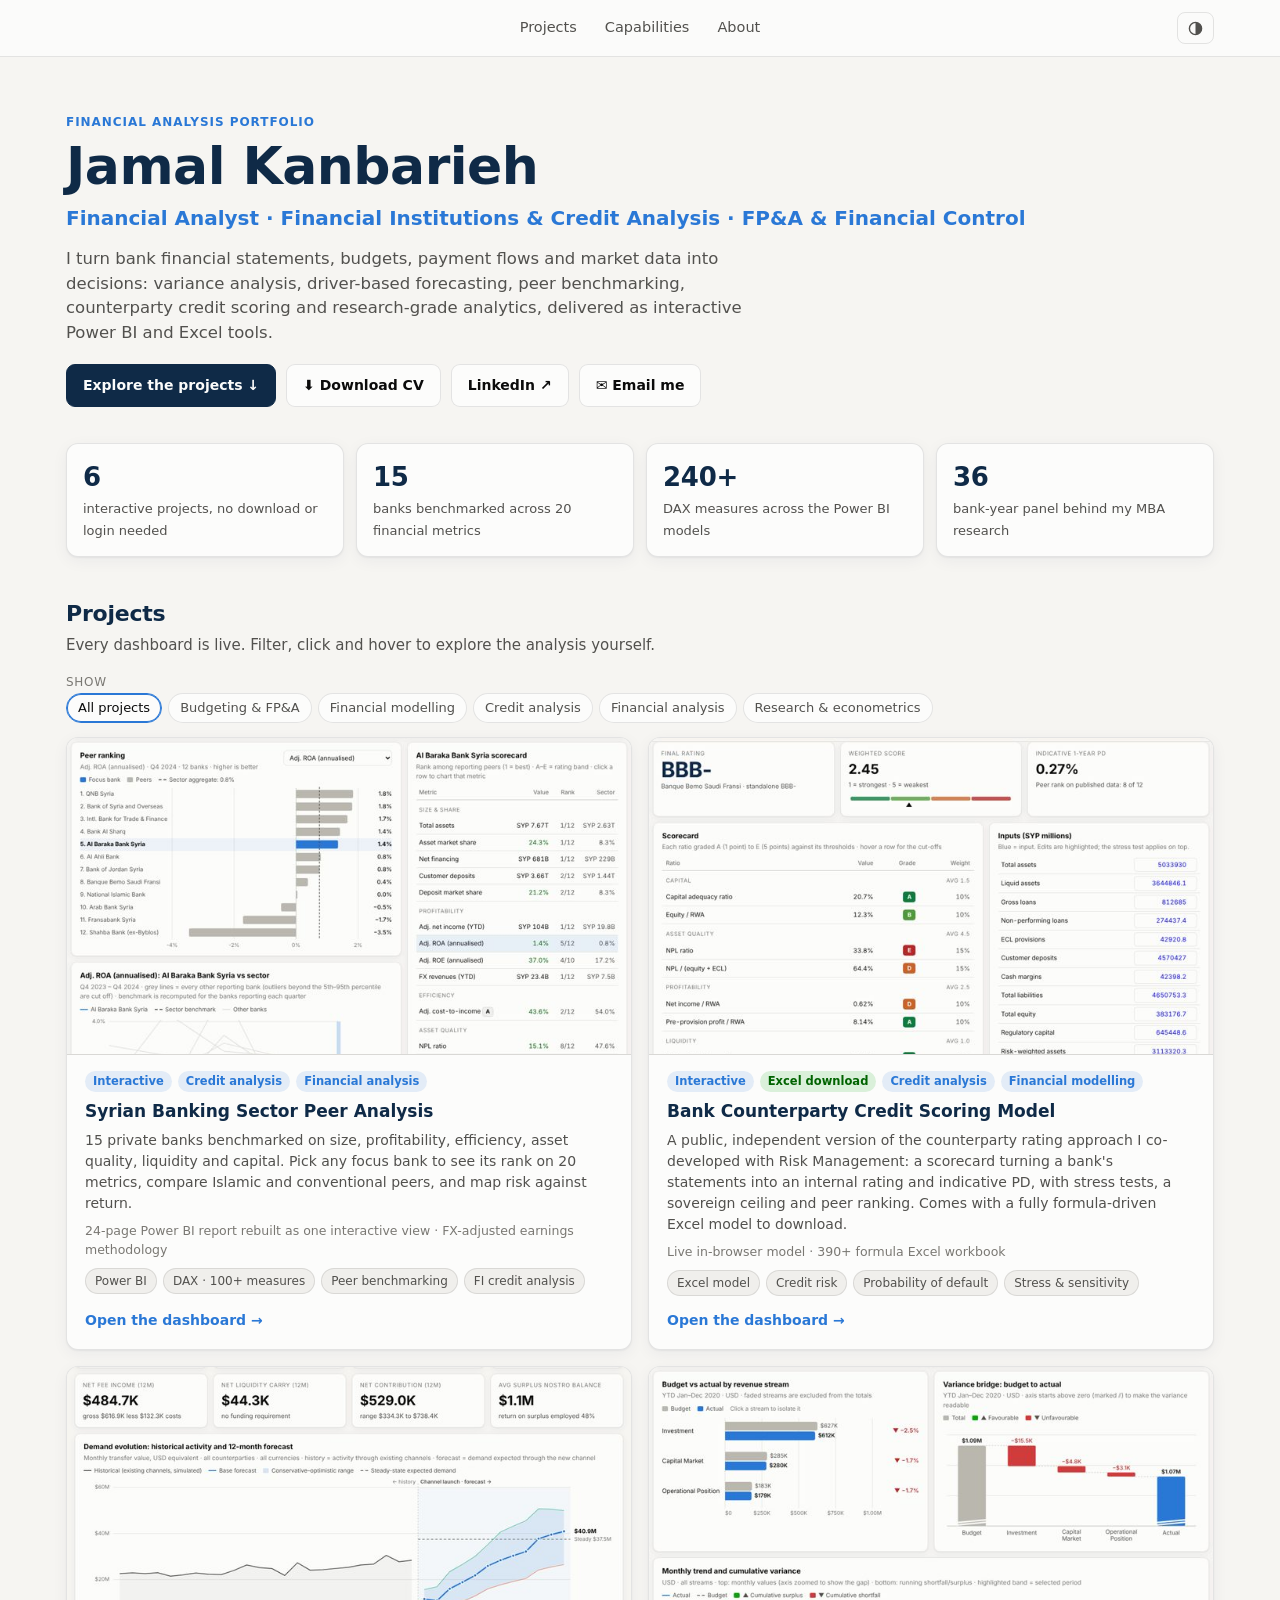
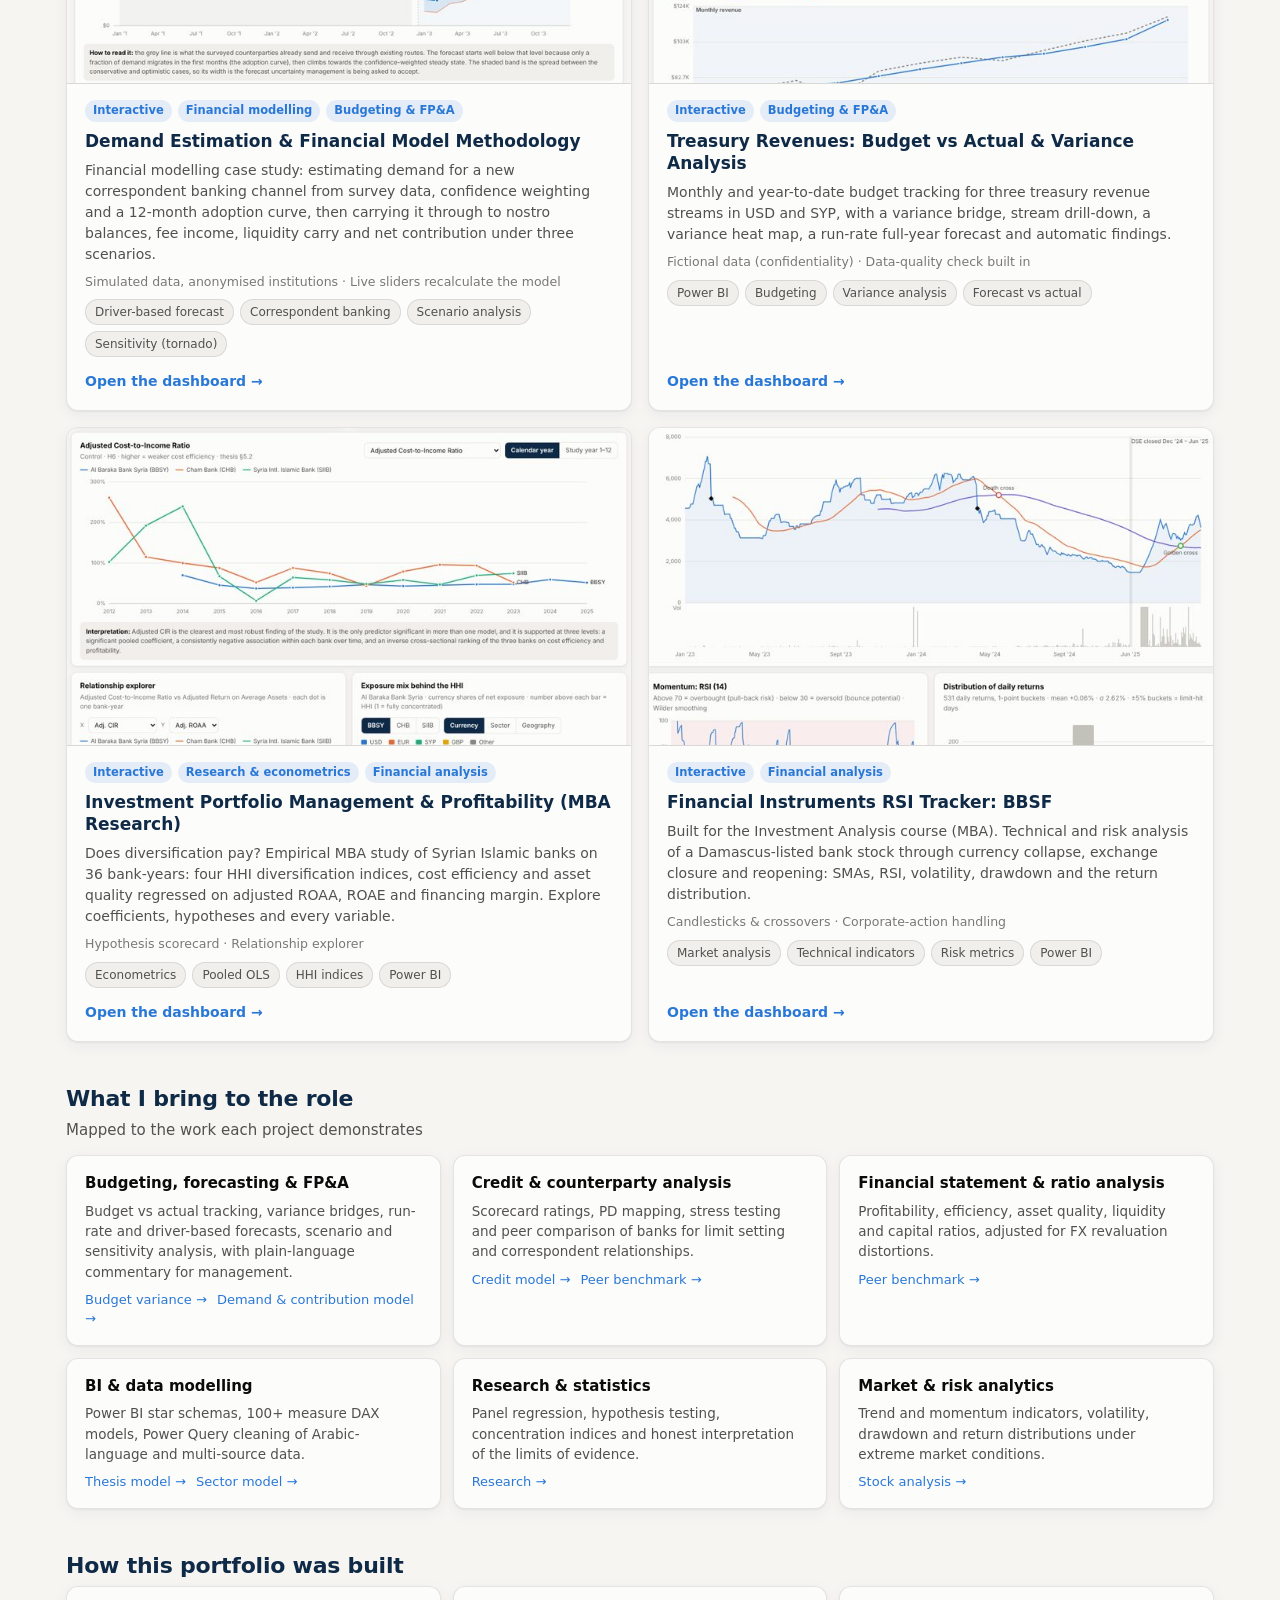
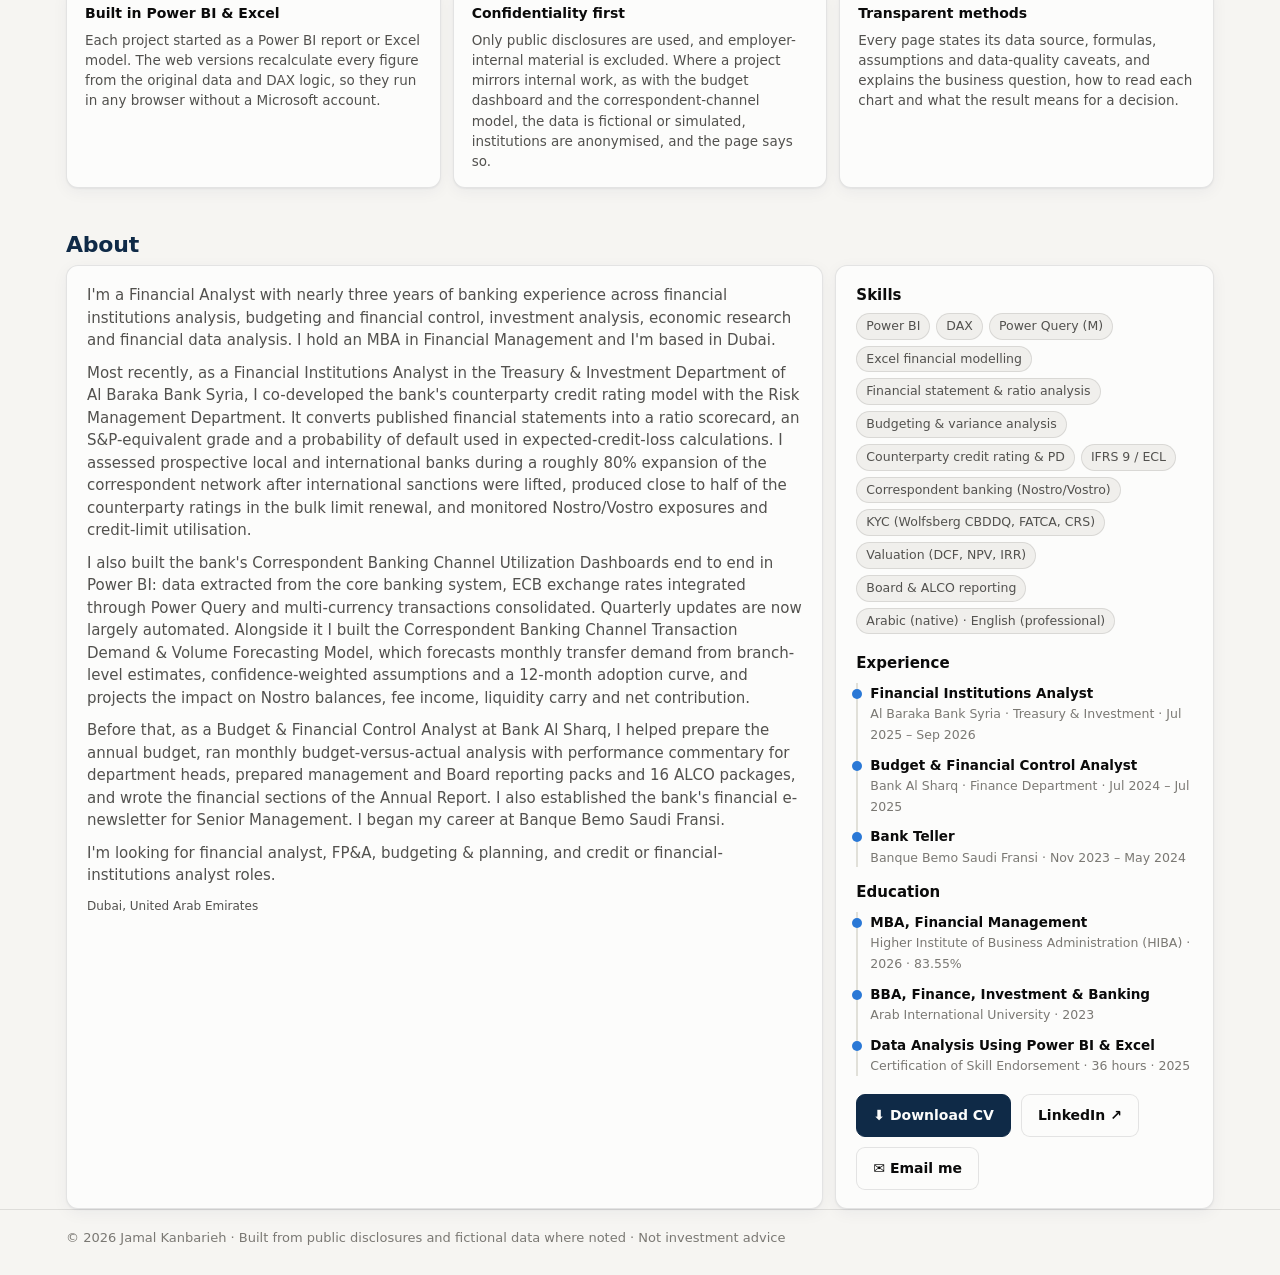
<file: index.html>
<!doctype html>
<html lang="en">
<head>
<meta charset="utf-8">
<meta name="viewport" content="width=device-width, initial-scale=1">
<title>Jamal Kanbarieh · Financial Analysis Portfolio</title>
<meta name="description" content="Interactive financial analysis portfolio of Jamal Kanbarieh: budgeting and variance analysis, financial modelling and forecasting, bank peer benchmarking, credit scoring and research, built in Power BI and Excel.">
<meta property="og:title" content="Jamal Kanbarieh · Financial Analysis Portfolio">
<meta property="og:description" content="Interactive dashboards and models: budgeting & FP&A, financial modelling & forecasting, bank peer benchmarking, credit scoring, econometric research.">
<meta property="og:image" content="assets/thumbs/banking-sector.jpg">
<link rel="icon" href="data:image/svg+xml,%3Csvg xmlns='http://www.w3.org/2000/svg' viewBox='0 0 32 32'%3E%3Crect width='32' height='32' rx='7' fill='%230f2a47'/%3E%3Cpath d='M8 22V14M14 22V9M20 22v-6M26 22V12' stroke='%23fff' stroke-width='3' stroke-linecap='round'/%3E%3C/svg%3E">
<link rel="stylesheet" href="assets/site.css">
<style>
.nav{display:flex;gap:18px;align-items:center}
.nav a{color:var(--ink-2);text-decoration:none;font-size:14px}.nav a:hover{color:var(--ink)}
.topbar{position:relative;justify-content:center !important}
.nav{gap:28px}
.nav a{font-size:14.5px;font-weight:500}
.tb-right{position:absolute;right:16px;top:50%;transform:translateY(-50%)}
.hero2{padding-top:56px;padding-bottom:28px}
.hero2 h1{font-size:clamp(32px,5vw,52px);margin:0 0 6px}
.hero2 .role{font-size:clamp(16px,2vw,20px);color:var(--accent);font-weight:600;margin:0 0 14px}
.hero2 .lede{font-size:16.5px;max-width:720px}
.ctas{display:flex;gap:10px;flex-wrap:wrap;margin-top:18px}
.btn{display:inline-flex;align-items:center;gap:8px;border-radius:9px;padding:10px 16px;font-weight:600;font-size:14px;text-decoration:none;border:1px solid var(--ring);color:var(--ink);background:var(--surface)}
.btn.primary{background:var(--navy);color:var(--surface);border-color:var(--navy)}
.stats{display:grid;grid-template-columns:repeat(4,minmax(0,1fr));gap:12px;margin:8px 0 6px}
.stat{padding:14px 16px}
.stat b{display:block;font-size:26px;color:var(--navy);letter-spacing:-.01em}
.stat span{font-size:13px;color:var(--ink-2)}
h2.sec{font-size:22px;color:var(--navy);margin:40px 0 4px;letter-spacing:-.01em}
.secsub{color:var(--ink-2);margin:0 0 14px}
.caps{display:grid;grid-template-columns:repeat(3,minmax(0,1fr));gap:12px}
.cap{padding:16px 18px}
.cap h3{font-size:15px;margin:0 0 6px}
.cap p{font-size:13.5px;color:var(--ink-2);margin:0 0 8px}
.cap .lk{font-size:13px}
.cap .lk a{margin-right:10px}
.pgrid{display:grid;grid-template-columns:repeat(2,minmax(0,1fr));gap:16px}
.pcard{display:flex;flex-direction:column;overflow:hidden;text-decoration:none;color:inherit;transition:transform .22s var(--ease), box-shadow .22s ease, border-color .2s ease}
.pcard:hover{transform:translateY(-4px);box-shadow:0 14px 34px rgba(15,42,71,.14);border-color:color-mix(in srgb,var(--accent) 45%,var(--ring))}
.pcard .thumb img{transition:transform .5s var(--ease)}
.pcard:hover .thumb img{transform:scale(1.035)}
.pcard .open{display:inline-flex;gap:4px;transition:gap .2s var(--ease)}
.pcard:hover .open{gap:10px}
html.mo.anim .pcard{animation:pgin .35s var(--ease) both}
.cap,.how .card,.stat{transition:transform .2s var(--ease),box-shadow .2s ease}
.cap:hover,.how .card:hover{transform:translateY(-2px);box-shadow:0 8px 24px rgba(15,42,71,.1)}
.cap .lk a{text-decoration:none;border-bottom:1px solid transparent;transition:border-color .15s}
.cap .lk a:hover{border-bottom-color:currentColor}
.nav a{position:relative;padding:4px 0}
.nav a::after{content:"";position:absolute;left:0;right:0;bottom:-2px;height:2px;border-radius:2px;background:var(--accent);transform:scaleX(0);transition:transform .22s var(--ease)}
.nav a:hover::after,.nav a.on::after{transform:scaleX(1)}
.nav a.on{color:var(--ink)}
header.top{position:sticky;top:0;z-index:20;background:color-mix(in srgb,var(--surface) 88%,transparent);backdrop-filter:blur(8px)}
.pcard:focus-visible{outline:2px solid var(--accent);outline-offset:2px}
.thumb{aspect-ratio:16/9;background:var(--surface-2);border-bottom:1px solid var(--ring);overflow:hidden}
.thumb img{width:100%;height:100%;object-fit:cover;object-position:top left;display:block}
.pbody{padding:16px 18px 18px;display:flex;flex-direction:column;gap:8px;flex:1}
.pbody h3{font-size:17px;margin:0;color:var(--navy);line-height:1.3}
.pbody p{font-size:14px;color:var(--ink-2);margin:0}
.badges{display:flex;gap:6px;flex-wrap:wrap}
.bdg{font-size:11.5px;font-weight:600;padding:2px 8px;border-radius:999px;background:color-mix(in srgb,var(--accent) 12%,var(--surface));color:var(--accent)}
.bdg.x{background:color-mix(in srgb,var(--good) 14%,var(--surface));color:var(--good-ink)}
.open{margin-top:auto;font-weight:600;font-size:14px;color:var(--accent)}
.hl{font-size:12.5px;color:var(--muted)}
.how{display:grid;grid-template-columns:repeat(3,minmax(0,1fr));gap:12px}
.how .card{padding:16px 18px}
.how h3{font-size:14px;margin:0 0 6px}
.how p{font-size:13.5px;color:var(--ink-2);margin:0}
.about2{display:grid;grid-template-columns:minmax(0,2fr) minmax(0,1fr);gap:12px}
.about2 .card{padding:18px 20px}
.about2 p{color:var(--ink-2);margin:0 0 10px}
.skills{display:flex;flex-wrap:wrap;gap:6px;list-style:none;margin:6px 0 0;padding:0}
.tl{list-style:none;margin:0;padding:0 0 0 12px;border-left:2px solid var(--grid)}
.tl li{margin:0 0 10px;font-size:13.5px;position:relative}
.tl li::before{content:"";position:absolute;left:-18px;top:6px;width:10px;height:10px;border-radius:50%;background:var(--accent)}
.tl b{display:block;color:var(--ink)}
.tl span{color:var(--muted);font-size:12.5px}
.skills li{font-size:12.5px;padding:3px 9px;border-radius:999px;background:var(--surface-2);border:1px solid var(--ring);color:var(--ink-2)}
@media (max-width:860px){.nav{gap:20px}.stats{grid-template-columns:repeat(2,minmax(0,1fr))}.caps,.how{grid-template-columns:minmax(0,1fr)}.pgrid,.about2{grid-template-columns:minmax(0,1fr)}}
</style>
</head>
<body>
<header class="top"><div class="wrap topbar">
  <nav class="nav" aria-label="Main"><a href="#projects">Projects</a><a href="#capabilities">Capabilities</a><a href="#about">About</a></nav>
  <button class="themebtn tb-right" id="themeBtn" type="button" aria-label="Toggle dark mode"><svg viewBox="0 0 16 16" aria-hidden="true"><circle cx="8" cy="8" r="6.5" fill="none" stroke="currentColor" stroke-width="1.5"/><path d="M8 1.5a6.5 6.5 0 0 1 0 13z" fill="currentColor"/></svg></button>
</div></header>

<div class="wrap hero2">
  <p class="eyebrow">Financial analysis portfolio</p>
  <h1 id="nm"></h1>
  <p class="role" id="hl"></p>
  <p class="lede" id="intro"></p>
  <div class="ctas" id="ctas"><a class="btn primary" href="#projects">Explore the projects ↓</a></div>
</div>

<main class="wrap" style="padding-top:0">
  <div class="stats">
    <div class="card stat"><b>6</b><span>interactive projects, no download or login needed</span></div>
    <div class="card stat"><b>15</b><span>banks benchmarked across 20 financial metrics</span></div>
    <div class="card stat"><b>240+</b><span>DAX measures across the Power BI models</span></div>
    <div class="card stat"><b>36</b><span>bank-year panel behind my MBA research</span></div>
  </div>

  <h2 class="sec" id="projects">Projects</h2>
  <p class="secsub">Every dashboard is live. Filter, click and hover to explore the analysis yourself.</p>
  <div class="fl" style="margin-bottom:14px"><span class="flabel">Show</span><div class="chips" id="roleChips"></div></div>
  <div class="pgrid" id="pgrid"></div>

  <h2 class="sec" id="capabilities">What I bring to the role</h2>
  <p class="secsub">Mapped to the work each project demonstrates</p>
  <div class="caps">
    <div class="card cap"><h3>Budgeting, forecasting &amp; FP&amp;A</h3><p>Budget vs actual tracking, variance bridges, run-rate and driver-based forecasts, scenario and sensitivity analysis, with plain-language commentary for management.</p><div class="lk"><a href="projects/budget-variance/index.html">Budget variance →</a><a href="projects/correspondent-demand/index.html">Demand &amp; contribution model →</a></div></div>
    <div class="card cap"><h3>Credit &amp; counterparty analysis</h3><p>Scorecard ratings, PD mapping, stress testing and peer comparison of banks for limit setting and correspondent relationships.</p><div class="lk"><a href="projects/credit-scoring/index.html">Credit model →</a><a href="projects/banking-sector/index.html">Peer benchmark →</a></div></div>
    <div class="card cap"><h3>Financial statement &amp; ratio analysis</h3><p>Profitability, efficiency, asset quality, liquidity and capital ratios, adjusted for FX revaluation distortions.</p><div class="lk"><a href="projects/banking-sector/index.html">Peer benchmark →</a></div></div>
    <div class="card cap"><h3>BI &amp; data modelling</h3><p>Power BI star schemas, 100+ measure DAX models, Power Query cleaning of Arabic-language and multi-source data.</p><div class="lk"><a href="projects/thesis/index.html">Thesis model →</a><a href="projects/banking-sector/index.html">Sector model →</a></div></div>
    <div class="card cap"><h3>Research &amp; statistics</h3><p>Panel regression, hypothesis testing, concentration indices and honest interpretation of the limits of evidence.</p><div class="lk"><a href="projects/thesis/index.html">Research →</a></div></div>
    <div class="card cap"><h3>Market &amp; risk analytics</h3><p>Trend and momentum indicators, volatility, drawdown and return distributions under extreme market conditions.</p><div class="lk"><a href="projects/stock-technicals/index.html">Stock analysis →</a></div></div>
  </div>

  <h2 class="sec">How this portfolio was built</h2>
  <div class="how">
    <div class="card"><h3>Built in Power BI &amp; Excel</h3><p>Each project started as a Power BI report or Excel model. The web versions recalculate every figure from the original data and DAX logic, so they run in any browser without a Microsoft account.</p></div>
    <div class="card"><h3>Confidentiality first</h3><p>Only public disclosures are used, and employer-internal material is excluded. Where a project mirrors internal work, as with the budget dashboard and the correspondent-channel model, the data is fictional or simulated, institutions are anonymised, and the page says so.</p></div>
    <div class="card"><h3>Transparent methods</h3><p>Every page states its data source, formulas, assumptions and data-quality caveats, and explains the business question, how to read each chart and what the result means for a decision.</p></div>
  </div>

  <h2 class="sec" id="about">About</h2>
  <div class="about2">
    <div class="card" id="bio"></div>
    <div class="card"><h3 style="margin:0 0 6px;font-size:15px">Skills</h3>
      <ul class="skills"><li>Power BI</li><li>DAX</li><li>Power Query (M)</li><li>Excel financial modelling</li><li>Financial statement &amp; ratio analysis</li><li>Budgeting &amp; variance analysis</li><li>Counterparty credit rating &amp; PD</li><li>IFRS 9 / ECL</li><li>Correspondent banking (Nostro/Vostro)</li><li>KYC (Wolfsberg CBDDQ, FATCA, CRS)</li><li>Valuation (DCF, NPV, IRR)</li><li>Board &amp; ALCO reporting</li><li>Arabic (native) · English (professional)</li></ul>
      <h3 style="margin:18px 0 8px;font-size:15px">Experience</h3>
      <ul class="tl">
        <li><b>Financial Institutions Analyst</b><span>Al Baraka Bank Syria · Treasury &amp; Investment · Jul 2025 – Sep 2026</span></li>
        <li><b>Budget &amp; Financial Control Analyst</b><span>Bank Al Sharq · Finance Department · Jul 2024 – Jul 2025</span></li>
        <li><b>Bank Teller</b><span>Banque Bemo Saudi Fransi · Nov 2023 – May 2024</span></li>
      </ul>
      <h3 style="margin:14px 0 8px;font-size:15px">Education</h3>
      <ul class="tl">
        <li><b>MBA, Financial Management</b><span>Higher Institute of Business Administration (HIBA) · 2026 · 83.55%</span></li>
        <li><b>BBA, Finance, Investment &amp; Banking</b><span>Arab International University · 2023</span></li>
        <li><b>Data Analysis Using Power BI &amp; Excel</b><span>Certification of Skill Endorsement · 36 hours · 2025</span></li>
      </ul>
      <div class="ctas" id="ctas2"></div>
    </div>
  </div>
</main>

<footer><div class="wrap" id="foot"></div></footer>

<script src="assets/common.js"></script>
<script src="assets/projects.js"></script>
<script>
const state = { role: "all" };
$("nm").textContent = SITE.name; $("hl").textContent = SITE.headline; $("intro").textContent = SITE.intro;
document.title = SITE.name + " · Financial Analysis Portfolio";
function contactButtons(box, primary) {
  if (SITE.cv) box.appendChild(h("a", { class: "btn" + (primary ? "" : " primary"), href: SITE.cv, download: "", text: "⬇ Download CV" }));
  if (SITE.linkedin) box.appendChild(h("a", { class: "btn", href: SITE.linkedin, target: "_blank", rel: "noopener", text: "LinkedIn ↗" }));
  if (SITE.email) box.appendChild(h("a", { class: "btn", href: "mailto:" + SITE.email, text: "✉ Email me" }));
}
contactButtons($("ctas"), true); contactButtons($("ctas2"), false);
const bio = $("bio"); SITE.bio.forEach(p => bio.appendChild(h("p", { text: p }))); if (SITE.location) bio.appendChild(h("p", { class: "small", text: SITE.location }));
$("foot").textContent = `© ${new Date().getFullYear()} ${SITE.name} · Built from public disclosures and fictional data where noted · Not investment advice`;

function chips() {
  const c = $("roleChips"); c.replaceChildren();
  [["all", "All projects"], ...Object.entries(ROLES)].forEach(([k, l]) => { const b = h("button", { type: "button", class: "chip", "aria-pressed": String(state.role === k), text: l }); b.onclick = () => { state.role = k; chips(); cards(); }; c.appendChild(b); });
}
function cards() {
  const g = $("pgrid"); g.replaceChildren();
  PROJECTS.filter(p => state.role === "all" || p.roles.includes(state.role)).forEach(p => {
    const img = h("img", { src: `assets/thumbs/${p.slug}.jpg`, alt: `Preview of ${p.title}`, loading: "lazy", width: "720", height: "405" });
    const badges = h("div", { class: "badges" }, h("span", { class: "bdg", text: "Interactive" }), p.excel ? h("span", { class: "bdg x", text: "Excel download" }) : null, ...p.roles.map(r => h("span", { class: "bdg", text: ROLES[r] })));
    const a = h("a", { class: "card pcard", href: `projects/${p.slug}/index.html` },
      h("div", { class: "thumb" }, img),
      h("div", { class: "pbody" }, badges, h("h3", { text: p.title }), h("p", { text: p.summary }), h("div", { class: "hl", text: p.highlights.join(" · ") }), h("ul", { class: "tags" }, ...p.tags.map(t => h("li", { text: t }))), h("span", { class: "open", text: "Open the dashboard →" })));
    g.appendChild(a);
  });
}
chips(); cards(); initTheme();
/* highlight the nav link of the section in view */
(function () { const links = [...document.querySelectorAll(".nav a")], secs = links.map(a => document.querySelector(a.getAttribute("href"))); if (!("IntersectionObserver" in window)) return;
  const set = () => { const y = scrollY + 140; let cur = -1; secs.forEach((s, i) => { if (s && s.getBoundingClientRect().top + scrollY <= y) cur = i; }); links.forEach((a, i) => a.classList.toggle("on", i === cur)); };
  addEventListener("scroll", set, { passive: true }); set(); })();
</script>
<script src="assets/motion.js"></script>
</body>
</html>
</file>
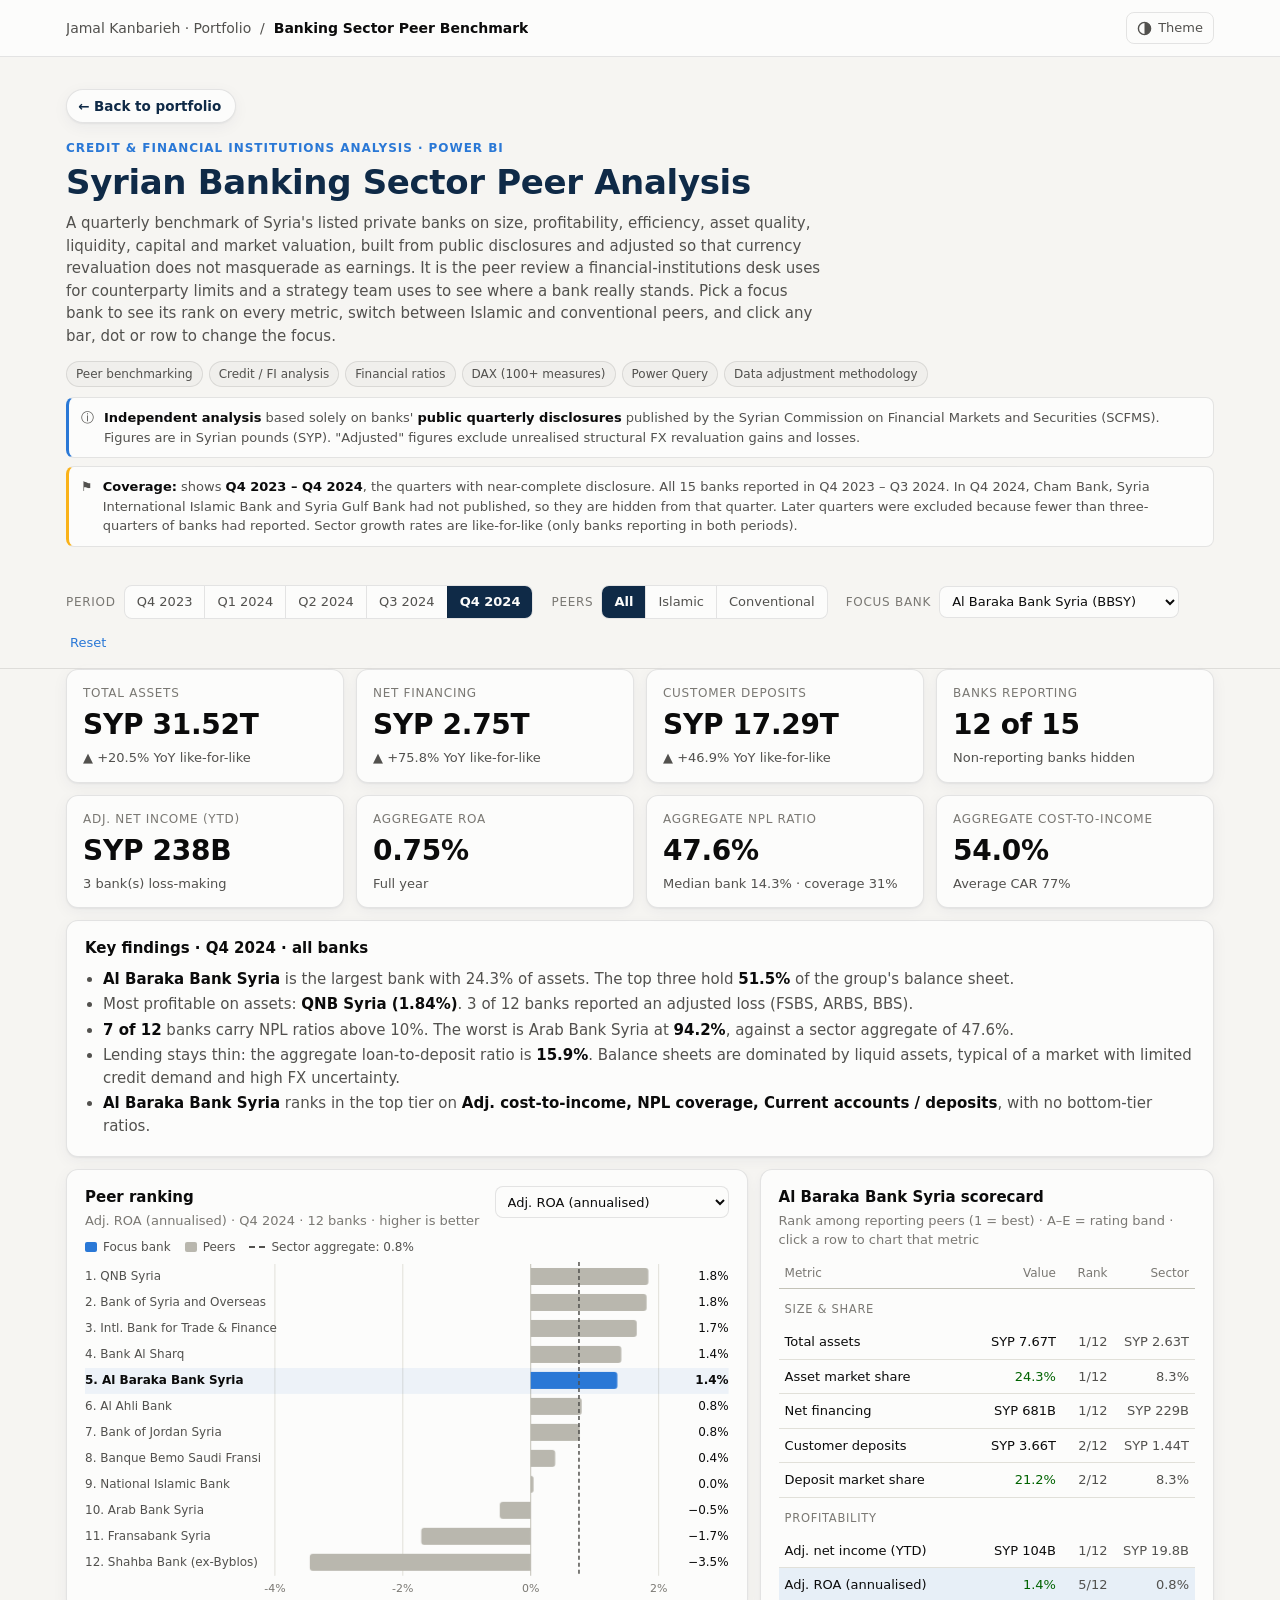
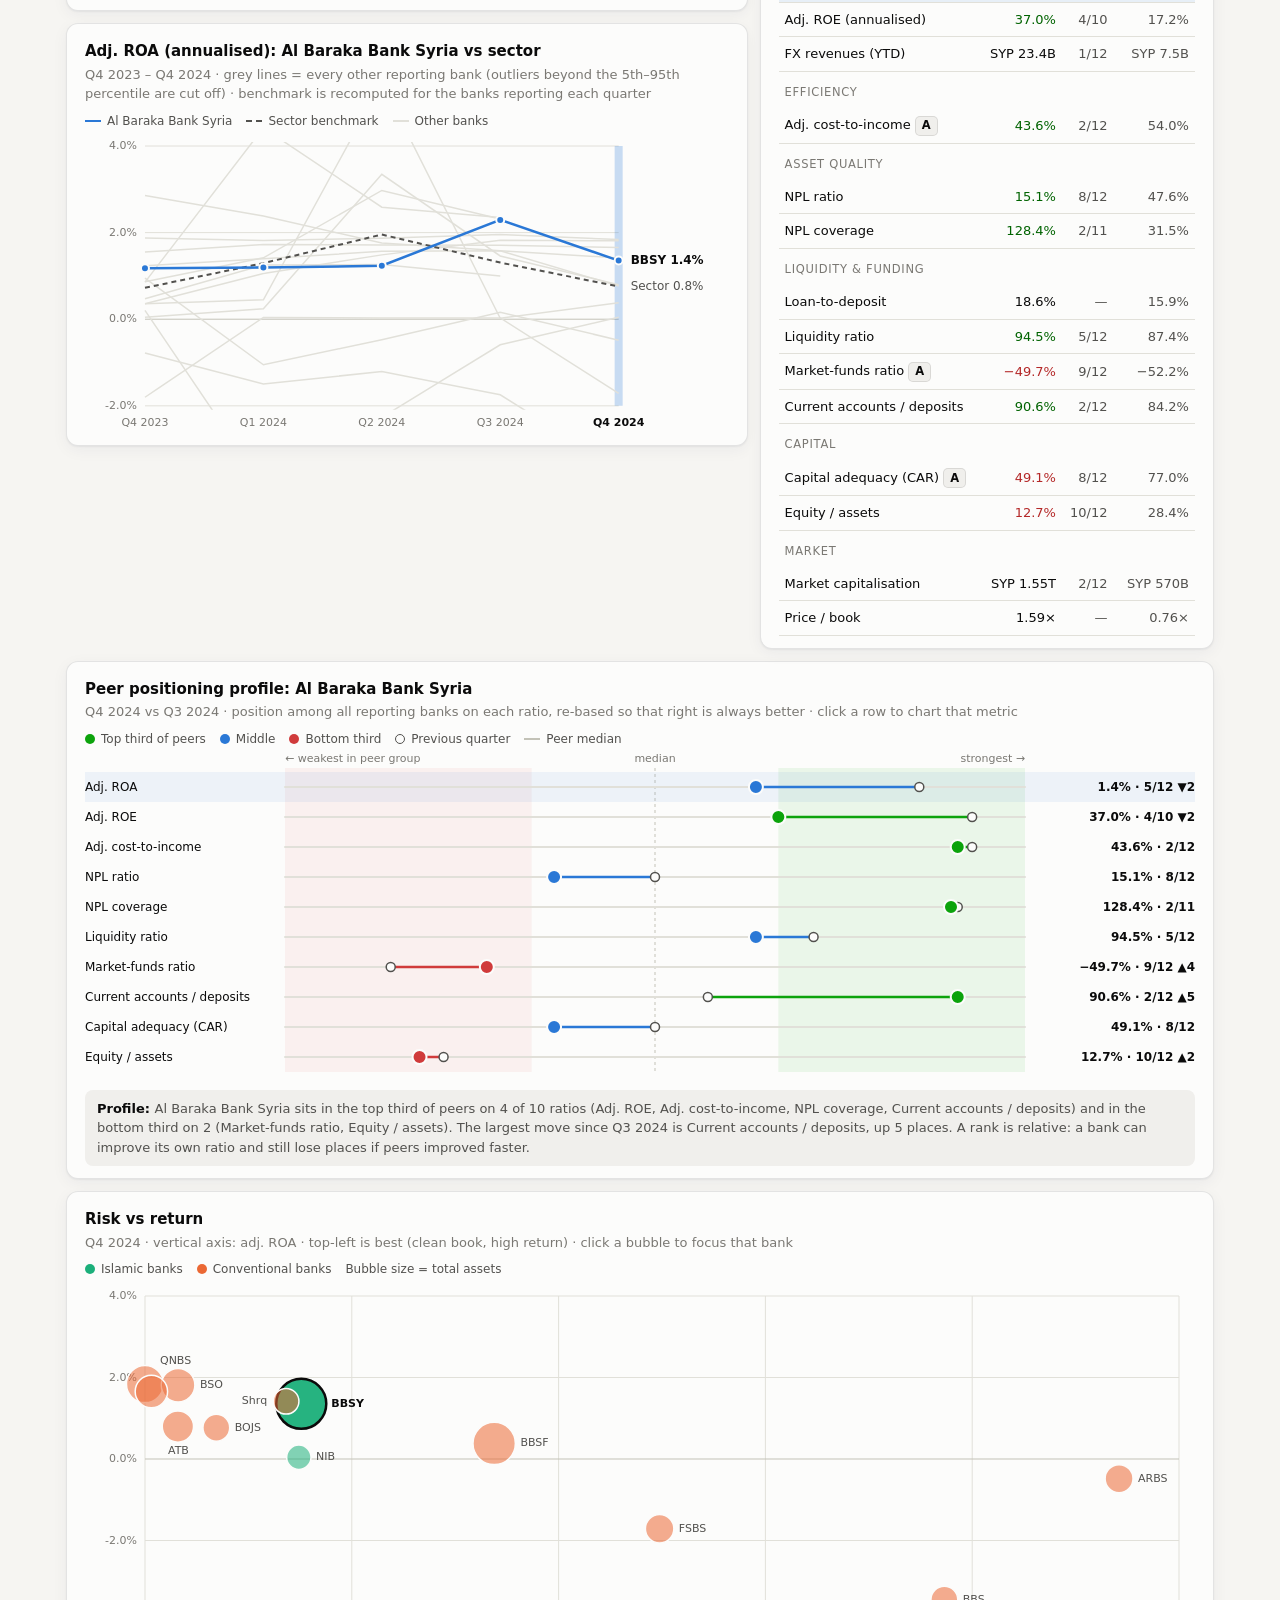
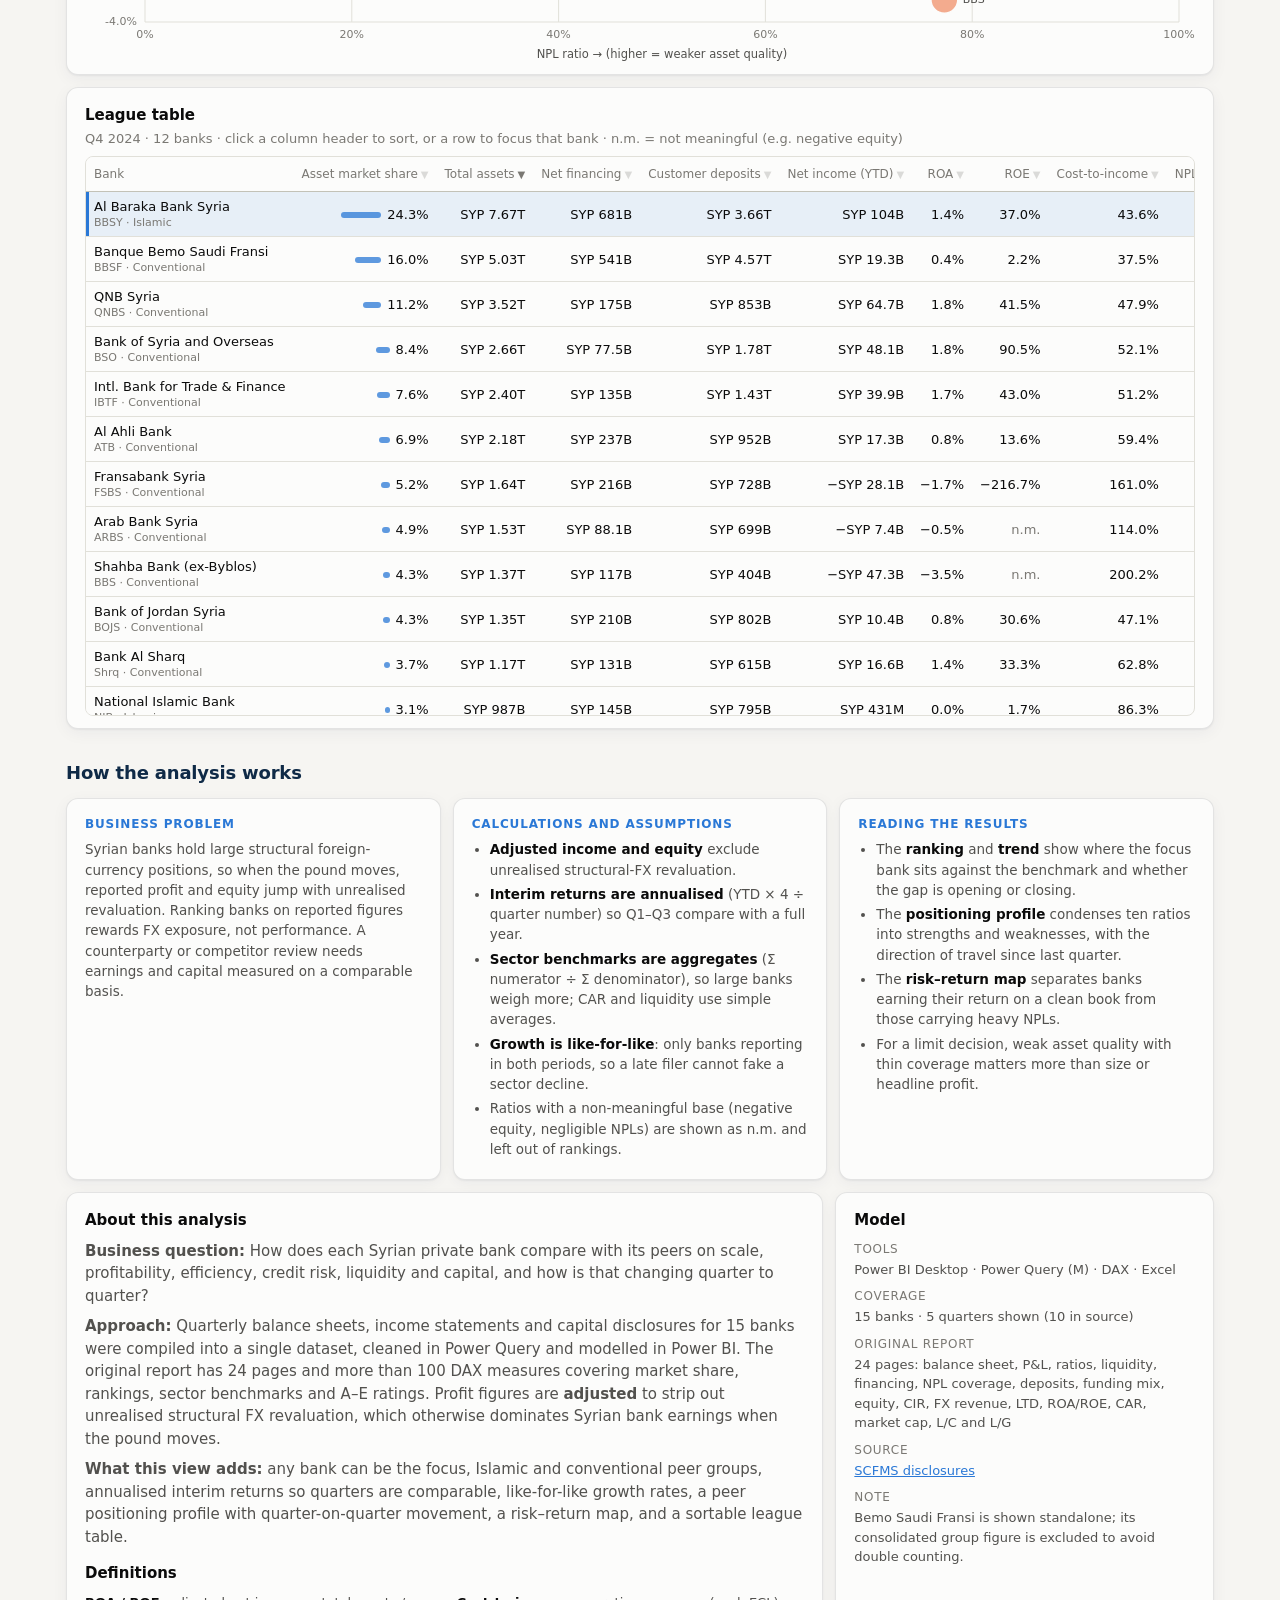
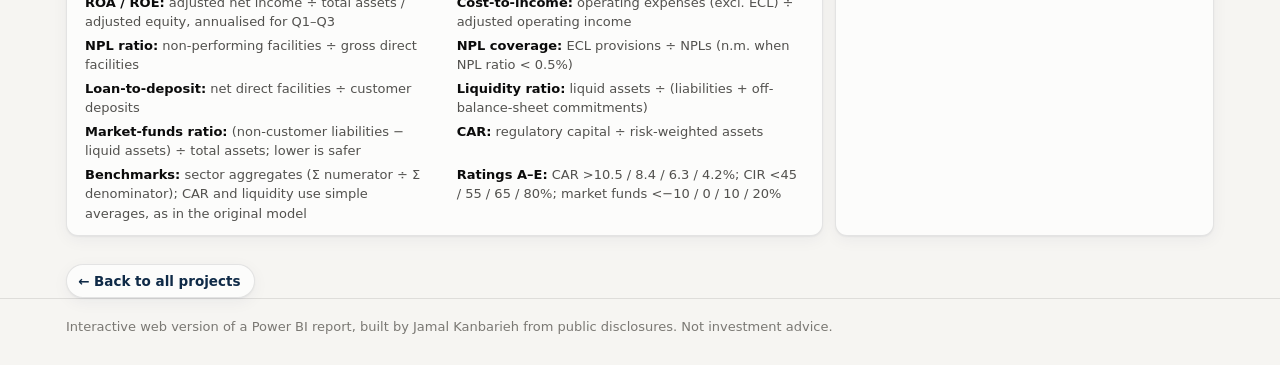
<file: projects/banking-sector/index.html>
<!doctype html>
<html lang="en">
<head>
<meta charset="utf-8">
<meta name="viewport" content="width=device-width, initial-scale=1">
<title>Syrian Banking Peer Benchmark</title>
<meta name="description" content="Interactive peer benchmarking of Syrian private banks (Q4 2023 – Q4 2024) by Jamal Kanbarieh: size, profitability, efficiency, asset quality, liquidity and capital.">
<link rel="stylesheet" href="../../assets/site.css">
<style>
.seg.wrapok{flex-wrap:wrap}
.stack{display:flex;flex-direction:column;gap:12px;min-width:0}
.sc td,.sc th{padding-left:6px;padding-right:6px}
#focusSel{max-width:240px}
.legend .dot{width:10px;height:10px;border-radius:50%;display:inline-block}
.small{font-size:12px;color:var(--muted)}
.fl{display:flex;gap:8px;align-items:center;flex-wrap:wrap}
.chg{font-size:12.5px}
.lt-wrap{overflow:auto;max-height:560px;margin-top:8px;border:1px solid var(--grid);border-radius:8px}
.def{display:grid;grid-template-columns:repeat(2,1fr);gap:4px 24px;font-size:13px;color:var(--ink-2);margin:8px 0 0;padding:0;list-style:none}
.def li b{color:var(--ink)}
@media (max-width:860px){.def{grid-template-columns:1fr}}
</style>
</head>
<body>
<header class="top"><div class="wrap">
  <div class="crumb"><a href="../../index.html">Jamal Kanbarieh · Portfolio</a> &nbsp;/&nbsp; <b>Banking Sector Peer Benchmark</b></div>
  <button class="themebtn" id="themeBtn" type="button" aria-label="Toggle dark mode"><svg viewBox="0 0 16 16" aria-hidden="true"><circle cx="8" cy="8" r="6.5" fill="none" stroke="currentColor" stroke-width="1.5"/><path d="M8 1.5a6.5 6.5 0 0 1 0 13z" fill="currentColor"/></svg> Theme</button>
</div></header>

<div class="wrap hero">
  <a class="backbtn" href="../../index.html">← Back to portfolio</a>
  <p class="eyebrow">Credit &amp; Financial Institutions Analysis · Power BI</p>
  <h1>Syrian Banking Sector Peer Analysis</h1>
  <p class="lede">A quarterly benchmark of Syria's listed private banks on size, profitability, efficiency, asset quality, liquidity, capital and market valuation, built from public disclosures and adjusted so that currency revaluation does not masquerade as earnings. It is the peer review a financial-institutions desk uses for counterparty limits and a strategy team uses to see where a bank really stands. Pick a focus bank to see its rank on every metric, switch between Islamic and conventional peers, and click any bar, dot or row to change the focus.</p>
  <ul class="tags"><li>Peer benchmarking</li><li>Credit / FI analysis</li><li>Financial ratios</li><li>DAX (100+ measures)</li><li>Power Query</li><li>Data adjustment methodology</li></ul>
  <div class="note info" role="note"><span aria-hidden="true">ⓘ</span><div><strong>Independent analysis</strong> based solely on banks' <strong>public quarterly disclosures</strong> published by the Syrian Commission on Financial Markets and Securities (SCFMS). Figures are in Syrian pounds (SYP). "Adjusted" figures exclude unrealised structural FX revaluation gains and losses.</div></div>
  <div class="note" role="note"><span aria-hidden="true">⚑</span><div><strong>Coverage:</strong> shows <strong>Q4 2023 – Q4 2024</strong>, the quarters with near-complete disclosure. All 15 banks reported in Q4 2023 – Q3 2024. In Q4 2024, Cham Bank, Syria International Islamic Bank and Syria Gulf Bank had not published, so they are hidden from that quarter. Later quarters were excluded because fewer than three-quarters of banks had reported. Sector growth rates are like-for-like (only banks reporting in both periods).</div></div>
</div>

<div class="filters" role="region" aria-label="Filters"><div class="wrap">
  <div class="fgroup"><span class="flabel">Period</span><div class="seg wrapok" id="perSeg"></div></div>
  <div class="fgroup"><span class="flabel">Peers</span><div class="seg" id="grpSeg"><button type="button" data-v="all">All</button><button type="button" data-v="isl">Islamic</button><button type="button" data-v="conv">Conventional</button></div></div>
  <div class="fgroup"><label class="flabel" for="focusSel">Focus bank</label><select id="focusSel"></select></div>
  <button class="reset" id="resetBtn" type="button">Reset</button>
</div></div>

<main class="wrap">
  <div class="kpis k8" id="kpi1"></div>
  <div class="kpis k8" id="kpi2"></div>

  <div class="card insights"><h2 id="insTitle">Key findings</h2><ul id="ins"></ul></div>

  <div class="grid32">
    <div class="stack">
    <div class="card panel">
      <div class="panelhead"><div><h2>Peer ranking</h2><p class="sub" id="rankSub"></p></div>
        <select id="metricSel" aria-label="Metric"></select></div>
      <div class="legend"><span><i class="sw" style="background:var(--actual)"></i>Focus bank</span><span><i class="sw" style="background:var(--budget)"></i>Peers</span><span><i class="ln dash" style="border-color:var(--ink-2)"></i><span id="benchLbl">Sector benchmark</span></span></div>
      <div class="chart" id="rank"></div>
    </div>
    <div class="card panel">
    <h2 id="trendTitle">Trend</h2>
    <p class="sub" id="trendSub"></p>
    <div class="legend"><span><i class="ln" style="border-color:var(--actual)"></i><span id="trendFocusLbl">Focus bank</span></span><span><i class="ln dash" style="border-color:var(--ink-2)"></i>Sector benchmark</span><span><i class="ln" style="border-color:var(--grid)"></i>Other banks</span></div>
    <div class="chart" id="trend"></div>
  </div>
    </div>
    <div class="card panel">
      <h2 id="scTitle">Focus bank scorecard</h2>
      <p class="sub">Rank among reporting peers (1 = best) · A–E = rating band · click a row to chart that metric</p>
      <div class="tablewrap"><table class="sc" id="sc"></table></div>
    </div>
  </div>

  <div class="card panel full">
    <h2 id="posTitle">Peer positioning profile</h2>
    <p class="sub" id="posSub"></p>
    <div class="legend"><span><i class="dot" style="background:var(--good)"></i>Top third of peers</span><span><i class="dot" style="background:var(--accent)"></i>Middle</span><span><i class="dot" style="background:var(--bad)"></i>Bottom third</span><span><i class="dot" style="background:transparent;border:1.5px solid var(--ink-2)"></i>Previous quarter</span><span><i class="ln" style="border-color:var(--axis)"></i>Peer median</span></div>
    <div class="chart" id="pos"></div>
    <div class="read" id="posRead"></div>
  </div>

  <div class="card panel full">
    <h2>Risk vs return</h2>
    <p class="sub" id="scatSub"></p>
    <div class="legend"><span><i class="dot" style="background:var(--s1)"></i>Islamic banks</span><span><i class="dot" style="background:var(--s2)"></i>Conventional banks</span><span>Bubble size = total assets</span></div>
    <div class="chart" id="scat"></div>
  </div>

  <div class="card panel full">
    <h2>League table</h2>
    <p class="sub" id="ltSub">Click a column to sort, or a row to focus that bank.</p>
    <div class="lt-wrap"><table class="lt" id="lt"></table></div>
  </div>

  <h2 class="sechead">How the analysis works</h2>
  <div class="story">
    <div class="card"><h3>Business problem</h3><p>Syrian banks hold large structural foreign-currency positions, so when the pound moves, reported profit and equity jump with unrealised revaluation. Ranking banks on reported figures rewards FX exposure, not performance. A counterparty or competitor review needs earnings and capital measured on a comparable basis.</p></div>
    <div class="card"><h3>Calculations and assumptions</h3><ul>
      <li><b>Adjusted income and equity</b> exclude unrealised structural-FX revaluation.</li>
      <li><b>Interim returns are annualised</b> (YTD × 4 ÷ quarter number) so Q1–Q3 compare with a full year.</li>
      <li><b>Sector benchmarks are aggregates</b> (Σ numerator ÷ Σ denominator), so large banks weigh more; CAR and liquidity use simple averages.</li>
      <li><b>Growth is like-for-like</b>: only banks reporting in both periods, so a late filer cannot fake a sector decline.</li>
      <li>Ratios with a non-meaningful base (negative equity, negligible NPLs) are shown as n.m. and left out of rankings.</li></ul></div>
    <div class="card"><h3>Reading the results</h3><ul>
      <li>The <b>ranking</b> and <b>trend</b> show where the focus bank sits against the benchmark and whether the gap is opening or closing.</li>
      <li>The <b>positioning profile</b> condenses ten ratios into strengths and weaknesses, with the direction of travel since last quarter.</li>
      <li>The <b>risk–return map</b> separates banks earning their return on a clean book from those carrying heavy NPLs.</li>
      <li>For a limit decision, weak asset quality with thin coverage matters more than size or headline profit.</li></ul></div>
  </div>

  <section class="about">
    <div class="card panel">
      <h2>About this analysis</h2>
      <p><b>Business question:</b> How does each Syrian private bank compare with its peers on scale, profitability, efficiency, credit risk, liquidity and capital, and how is that changing quarter to quarter?</p>
      <p><b>Approach:</b> Quarterly balance sheets, income statements and capital disclosures for 15 banks were compiled into a single dataset, cleaned in Power Query and modelled in Power BI. The original report has 24 pages and more than 100 DAX measures covering market share, rankings, sector benchmarks and A–E ratings. Profit figures are <b>adjusted</b> to strip out unrealised structural FX revaluation, which otherwise dominates Syrian bank earnings when the pound moves.</p>
      <p><b>What this view adds:</b> any bank can be the focus, Islamic and conventional peer groups, annualised interim returns so quarters are comparable, like-for-like growth rates, a peer positioning profile with quarter-on-quarter movement, a risk–return map, and a sortable league table.</p>
      <h2 style="margin-top:14px">Definitions</h2>
      <ul class="def">
        <li><b>ROA / ROE:</b> adjusted net income ÷ total assets / adjusted equity, annualised for Q1–Q3</li>
        <li><b>Cost-to-income:</b> operating expenses (excl. ECL) ÷ adjusted operating income</li>
        <li><b>NPL ratio:</b> non-performing facilities ÷ gross direct facilities</li>
        <li><b>NPL coverage:</b> ECL provisions ÷ NPLs (n.m. when NPL ratio &lt; 0.5%)</li>
        <li><b>Loan-to-deposit:</b> net direct facilities ÷ customer deposits</li>
        <li><b>Liquidity ratio:</b> liquid assets ÷ (liabilities + off-balance-sheet commitments)</li>
        <li><b>Market-funds ratio:</b> (non-customer liabilities − liquid assets) ÷ total assets; lower is safer</li>
        <li><b>CAR:</b> regulatory capital ÷ risk-weighted assets</li>
        <li><b>Benchmarks:</b> sector aggregates (Σ numerator ÷ Σ denominator); CAR and liquidity use simple averages, as in the original model</li>
        <li><b>Ratings A–E:</b> CAR &gt;10.5 / 8.4 / 6.3 / 4.2%; CIR &lt;45 / 55 / 65 / 80%; market funds &lt;−10 / 0 / 10 / 20%</li>
      </ul>
    </div>
    <div class="card panel">
      <h2>Model</h2>
      <dl>
        <dt>Tools</dt><dd>Power BI Desktop · Power Query (M) · DAX · Excel</dd>
        <dt>Coverage</dt><dd>15 banks · 5 quarters shown (10 in source)</dd>
        <dt>Original report</dt><dd>24 pages: balance sheet, P&amp;L, ratios, liquidity, financing, NPL coverage, deposits, funding mix, equity, CIR, FX revenue, LTD, ROA/ROE, CAR, market cap, L/C and L/G</dd>
        <dt>Source</dt><dd><a href="https://scfms.sy/en/declaration" rel="noopener">SCFMS disclosures</a></dd>
        <dt>Note</dt><dd>Bemo Saudi Fransi is shown standalone; its consolidated group figure is excluded to avoid double counting.</dd>
      </dl>
    </div>
  </section>
  <a class="backbtn bottom" href="../../index.html">← Back to all projects</a>
</main>

<footer><div class="wrap">Interactive web version of a Power BI report, built by Jamal Kanbarieh from public disclosures. Not investment advice.</div></footer>

<script src="../../assets/common.js"></script>
<script>
const SRC = {"periods":["Q4 2023","Q1 2024","Q2 2024","Q3 2024","Q4 2024"],"names":{"BBSY":"Al Baraka Bank Syria","CHB":"Cham Bank","SIIB":"Syria International Islamic Bank","NIB":"National Islamic Bank","ATB":"Al Ahli Bank","BBSF":"Banque Bemo Saudi Fransi","BSO":"Bank of Syria and Overseas","FSBS":"Fransabank Syria","IBTF":"Intl. Bank for Trade & Finance","QNBS":"QNB Syria","Shrq":"Bank Al Sharq","ARBS":"Arab Bank Syria","BBS":"Shahba Bank (ex-Byblos)","BOJS":"Bank of Jordan Syria","SGB":"Syria Gulf Bank"},"islamic":["BBSY","CHB","NIB","SIIB"],"data":{"Q4 2023":{"BBSY":{"ta":6054854956568.0,"liq":5380610854939.0,"gl":601741397152.0,"nl":378039521020.0,"ecl":106047968985.0,"npl":102416485976.0,"dueb":1991677085688.0,"ca":1525388781131.0,"td":298063717138.0,"cm":354612649300.0,"tl":5234947000638.0,"paid":60000000000.0,"eqi":819907955930.0,"eqa":176606098166.0,"trs":57245323708.0,"lnr":35418494680.0,"nci":93908308392.0,"fx":32181257647.0,"goi":181024599120.0,"opx":-74940150015.0,"texp":-109805216427.0,"ni":71219382693.0,"nii":572600762744.0,"lc":198375262160.0,"lg":247933969584.0,"acc":0.0,"r_cur":1.4103350191733997,"r_liq":0.9470811797346188,"r_roe":0.4032668375134912,"r_roa":0.01176235982593519,"r_roc":1.18698971155,"r_ltta":0.06243576827714459,"r_ltd":0.20732073984865096,"r_npl":0.17020016648468939,"r_cov":1.035457992669764,"r_cir":0.4139777156215254,"car":0.48815838962592584,"regcap":832857060039.0,"rwa":1706120549679.0,"price":3283.37,"shares":600000000.0,"mcap":1970022000000.0},"CHB":{"ta":4130550552200.0,"liq":2876297536391.0,"gl":915244058051.0,"nl":839050631400.0,"ecl":8242152052.0,"npl":343211303206.0,"dueb":2050811755651.0,"ca":404239448802.0,"td":280885279236.0,"cm":659634905403.0,"tl":3566853139359.0,"paid":12000000000.0,"eqi":563697412841.0,"eqa":76367629584.0,"trs":35676719394.0,"lnr":31179235903.0,"nci":29806065993.0,"fx":28202627953.0,"goi":88463920938.0,"opx":-39643734859.0,"texp":-53115332766.0,"ni":35348588172.0,"nii":409588265156.0,"lc":67615430428.0,"lg":173199418577.0,"acc":1900000000.0,"r_cur":1.0513027453447108,"r_liq":0.7550193473843767,"r_roe":0.4628739737576716,"r_roa":0.008557839378862644,"r_roc":2.945715681,"r_ltta":0.20313288042270966,"r_ltd":1.2246684392822889,"r_npl":0.3749942981731713,"r_cov":0.024014803635569515,"r_cir":0.44813449865945165,"car":0.37991942590985955,"regcap":551759876643.0,"rwa":1452307618442.0,"price":3785.68,"shares":120000000.0,"mcap":454281600000.0},"SIIB":{"ta":7892518176729.0,"liq":5449334664289.0,"gl":2299241384931.0,"nl":1582346308183.0,"ecl":344563336236.0,"npl":322970431332.0,"dueb":265776958200.0,"ca":2214946543464.0,"td":810789727268.0,"cm":1771378764382.0,"tl":7182818174547.0,"paid":15000000000.0,"eqi":709700002182.0,"eqa":141624102672.0,"trs":21437790612.0,"lnr":141313191230.0,"nci":51266335194.0,"fx":10405822787.0,"goi":181860566380.0,"opx":-100620532877.0,"texp":-144540525267.0,"ni":37320041113.0,"nii":497280896638.0,"lc":2055901525355.0,"lg":744383933627.0,"acc":0.0,"r_cur":1.6555712480174811,"r_liq":0.5458557643323467,"r_roe":0.26351475779114264,"r_roa":0.00472853407205798,"r_roc":2.4880027408666665,"r_ltta":0.2004868753864299,"r_ltd":0.5229624020735262,"r_npl":0.14046825768217125,"r_cov":1.0668572191421555,"r_cir":0.5532839519852374,"car":0.22328278978056226,"regcap":746002790734.0,"rwa":3341067134942.0,"price":2842.47,"shares":150000000.0,"mcap":426370500000.0},"NIB":{"ta":128485096512.0,"liq":102485781382.0,"gl":2017126830.0,"nl":2012845512.0,"ecl":4281318.0,"npl":0.0,"dueb":0.0,"ca":11833695532.0,"td":611866014.0,"cm":148045529.0,"tl":55064936049.0,"paid":25000000000.0,"eqi":73420160463.0,"eqa":24410380713.0,"trs":-1778322305.0,"lnr":21464035.0,"nci":204116437.0,"fx":-1778322305.0,"goi":13843188682.0,"opx":-13375532324.0,"texp":-13580543920.0,"ni":262644762.0,"nii":46819497227.0,"lc":0.0,"lg":86479000.0,"acc":0.0,"r_cur":8.234725368011931,"r_liq":1.858262046240249,"r_roe":0.010759552056479226,"r_roa":0.0020441651921510604,"r_roc":0.01050579048,"r_ltta":0.015665984356497006,"r_ltd":0.1617319961466044,"r_npl":0.0,"r_cov":null,"r_cir":0.9662175840593661,"car":7.639602525862981,"regcap":65467756493.0,"rwa":8569523908.0,"price":2950.21,"shares":250000000.0,"mcap":737552500000.0},"ATB":{"ta":1594617116776.0,"liq":1286463555973.0,"gl":76275341475.0,"nl":67554887500.0,"ecl":2724645371.0,"npl":8433270441.0,"dueb":165182332770.0,"ca":456935681432.0,"td":177179809649.0,"cm":29345728011.0,"tl":895628473426.0,"paid":8000000000.0,"eqi":698988643350.0,"eqa":18442334370.0,"trs":15902940120.0,"lnr":11827025132.0,"nci":47471265772.0,"fx":12961440574.0,"goi":69866469754.0,"opx":-35925096751.0,"texp":-69131566321.0,"ni":734903433.0,"nii":520026296363.0,"lc":0.0,"lg":104908173473.0,"acc":0.0,"r_cur":1.6094921286972181,"r_liq":1.285773549584799,"r_roe":0.03984872078859288,"r_roa":0.0004608651351277535,"r_roc":0.091862929125,"r_ltta":0.042364331091956794,"r_ltd":0.10653404379829406,"r_npl":0.11056352260008023,"r_cov":0.32308288819407494,"r_cir":0.5141965362997779,"car":0.3743512147647402,"regcap":610199985957.0,"rwa":1630020050397.0,"price":5740.9,"shares":80000000.0,"mcap":459272000000.0},"BBSF":{"ta":4615529670097.0,"liq":3449113287387.0,"gl":554440904929.0,"nl":327899121706.0,"ecl":38266722528.0,"npl":234689099728.0,"dueb":24451543306.0,"ca":2936763138140.0,"td":446723945908.0,"cm":83270293345.0,"tl":3814554053934.0,"paid":10000000000.0,"eqi":800975616163.0,"eqa":404039755827.0,"trs":38969418495.0,"lnr":57661639816.0,"nci":159317180805.0,"fx":27644130734.0,"goi":264896396693.0,"opx":-86415338329.0,"texp":-248316172491.0,"ni":16580224202.0,"nii":666997051418.0,"lc":0.0,"lg":213520082306.0,"acc":267374249.0,"r_cur":1.0120819840188757,"r_liq":0.8562117383558954,"r_roe":0.04103612073535469,"r_roa":0.0035922690107312322,"r_roc":1.6580224202,"r_ltta":0.07104257693984424,"r_ltd":0.09691159255548329,"r_npl":0.423289655654201,"r_cov":0.1630528327576797,"r_cir":0.3262231551950875,"car":0.2542047315989701,"regcap":855288506351.0,"rwa":3364565643492.0,"price":5290.7,"shares":150000000.0,"mcap":793605000000.0},"BSO":{"ta":2284395523095.0,"liq":1567166943275.0,"gl":46180609292.0,"nl":43761440035.0,"ecl":1913250032.0,"npl":2295528647.0,"dueb":46293306673.0,"ca":1223614581753.0,"td":170632907327.0,"cm":27805109224.0,"tl":1661085985742.0,"paid":8640000000.0,"eqi":623309537353.0,"eqa":3140207757.0,"trs":26125071180.0,"lnr":7242800634.0,"nci":46173031598.0,"fx":10386828525.0,"goi":74579753370.0,"opx":-31828049072.0,"texp":-66393267391.0,"ni":8186485979.0,"nii":493365980679.0,"lc":0.0,"lg":59625239140.0,"acc":0.0,"r_cur":1.087901812913122,"r_liq":0.9107669669455841,"r_roe":2.6069886493182115,"r_roa":0.0035836552366853647,"r_roc":0.9475099512731482,"r_ltta":0.019156682628982773,"r_ltd":0.03138713921147254,"r_npl":0.04970763015458224,"r_cov":0.833468157542013,"r_cir":0.4267652765502837,"car":0.3469894013958427,"regcap":595979926122.0,"rwa":1717573861693.0,"price":1967.58,"shares":86400000.0,"mcap":169998912000.0},"FSBS":{"ta":1627836621650.0,"liq":1335135797155.0,"gl":307197221340.0,"nl":152583174869.0,"ecl":115755212116.0,"npl":164778987562.0,"dueb":220366299257.0,"ca":425170760017.0,"td":319736280796.0,"cm":20904355177.0,"tl":1032671791683.0,"paid":5250000000.0,"eqi":595164829967.0,"eqa":-30288841613.0,"trs":9057513727.0,"lnr":17477288673.0,"nci":3093190453.0,"fx":5259066679.0,"goi":18387039630.0,"opx":-27442223641.0,"texp":-47724480545.0,"ni":-29337440915.0,"nii":448012559085.0,"lc":0.0,"lg":46611862897.0,"acc":0.0,"r_cur":1.3831686235716179,"r_liq":1.237057368087877,"r_roe":null,"r_roa":-0.01802234974002681,"r_roc":-5.588083983809524,"r_ltta":0.09373371555822314,"r_ltd":0.20483518950561802,"r_npl":0.5363947852237432,"r_cov":0.702487700820748,"r_cir":1.4924764504355397,"car":0.6007324393714724,"regcap":577240938031.0,"rwa":960895234216.0,"price":2135.38,"shares":52500000.0,"mcap":112107450000.0},"IBTF":{"ta":2182220497147.0,"liq":1003978640335.0,"gl":98505371692.0,"nl":92383771465.0,"ecl":3668468886.0,"npl":4180685364.0,"dueb":137527017435.0,"ca":1125781508321.0,"td":121973804942.0,"cm":46623278380.0,"tl":1547180245866.0,"paid":10500000000.0,"eqi":635040251281.0,"eqa":52955158754.0,"trs":45865777964.0,"lnr":15174616346.0,"nci":9806770087.0,"fx":7584230553.0,"goi":66303330419.0,"opx":-23343643880.0,"texp":-32393501571.0,"ni":33909828848.0,"nii":480919113734.0,"lc":9369658988.0,"lg":122882252041.0,"acc":76433304.0,"r_cur":0.7247465863721274,"r_liq":0.597781188017646,"r_roe":0.640349866677316,"r_roa":0.015539139556398249,"r_roc":3.229507509333333,"r_ltta":0.042334755624274016,"r_ltd":0.07403997441085429,"r_npl":0.04244119170548269,"r_cov":0.8774802613918975,"r_cir":0.3520734740243245,"car":0.5763948143496308,"regcap":641357565873.0,"rwa":1112705301828.0,"price":3492.72,"shares":105000000.0,"mcap":366735600000.0},"QNBS":{"ta":2959935376231.0,"liq":376383028240.0,"gl":124366269511.0,"nl":123296734606.0,"ecl":848921982.0,"npl":282625106.0,"dueb":190218164844.0,"ca":281403723915.0,"td":273065006617.0,"cm":21109519788.0,"tl":814952194601.0,"paid":21780000000.0,"eqi":2144983181630.0,"eqa":91469687125.0,"trs":83229148485.0,"lnr":13839831185.0,"nci":3600951559.0,"fx":28590989850.0,"goi":90991092044.0,"opx":-25811420252.0,"texp":-35533604646.0,"ni":55457487398.0,"nii":1627523340513.0,"lc":0.0,"lg":36742379373.0,"acc":0.0,"r_cur":0.5054245355693555,"r_liq":0.4419225385971403,"r_roe":0.6062936164000791,"r_roa":0.018736046686470623,"r_roc":2.5462574562901743,"r_ltta":0.04165521166310005,"r_ltd":0.22236913971271133,"r_npl":0.0022725221807429244,"r_cov":3.003703365262957,"r_cir":0.28366974911696335,"car":2.4191831634441776,"regcap":2146149542249.0,"rwa":887138094659.0,"price":5055.25,"shares":217800000.0,"mcap":1101033450000.0},"Shrq":{"ta":924274404949.0,"liq":779352155418.0,"gl":101231446711.0,"nl":82521031041.0,"ecl":7222892957.0,"npl":18604268281.0,"dueb":18286133649.0,"ca":234256105685.0,"td":119733157465.0,"cm":16657279982.0,"tl":520991983103.0,"paid":5156250000.0,"eqi":403282421846.0,"eqa":33424151662.0,"trs":17409444977.0,"lnr":10592485924.0,"nci":27876199531.0,"fx":8260787428.0,"goi":50575590622.0,"opx":-17890038519.0,"texp":-24150373429.0,"ni":26425217193.0,"nii":312304780245.0,"lc":0.0,"lg":145628740337.0,"acc":0.0,"r_cur":2.093482841249351,"r_liq":1.1691088020730374,"r_roe":0.7906024799140345,"r_roa":0.02859022932097541,"r_roc":5.124890607127273,"r_ltta":0.0892819606376024,"r_ltd":0.23311732764626933,"r_npl":0.18377953576137548,"r_cov":0.38823848634651925,"r_cir":0.3537287117951712,"car":1.723800453169138,"regcap":404540422495.0,"rwa":234679380523.0,"price":8565.08,"shares":51562500.0,"mcap":441636937500.0},"ARBS":{"ta":1291161316451.0,"liq":372746208736.0,"gl":1249220313885.0,"nl":64314866250.0,"ecl":314718983989.0,"npl":1184440321688.0,"dueb":33789136447.0,"ca":410866949066.0,"td":141192484046.0,"cm":6445619487.0,"tl":612109985806.0,"paid":5050000000.0,"eqi":679051330645.0,"eqa":-1455494436.0,"trs":34096101294.0,"lnr":11371903554.0,"nci":2832213307.0,"fx":10054336868.0,"goi":44533204423.0,"opx":-29138923856.0,"texp":-32267137535.0,"ni":12266066888.0,"nii":531452548408.0,"lc":0.0,"lg":504318888500.0,"acc":0.0,"r_cur":0.63625009619224,"r_liq":0.3338736728461169,"r_roe":null,"r_roa":0.009500026628520435,"r_roc":2.4289241362376237,"r_ltta":0.04981164276728916,"r_ltd":0.11649989546859534,"r_npl":0.9481436609083485,"r_cov":0.2657111364973455,"r_cir":0.6543190465079279,"car":0.44145235814965433,"regcap":685236732059.0,"rwa":1552232578236.0,"price":2962.93,"shares":50500000.0,"mcap":149627965000.0},"BBS":{"ta":1274229557865.0,"liq":1031855233166.0,"gl":433120134183.0,"nl":116036808293.0,"ecl":81608376943.0,"npl":318162588232.0,"dueb":9457941147.0,"ca":367766881582.0,"td":23263302354.0,"cm":13153750192.0,"tl":501056667881.0,"paid":6120000000.0,"eqi":773172889984.0,"eqa":-21904474766.0,"trs":8473784985.0,"lnr":14183041663.0,"nci":3971038656.0,"fx":6384513056.0,"goi":24670381888.0,"opx":-23230899543.0,"texp":-34588898417.0,"ni":-9918516529.0,"nii":598727634107.0,"lc":0.0,"lg":323240227505.0,"acc":0.0,"r_cur":2.576493954601403,"r_liq":1.2518004604188215,"r_roe":null,"r_roa":-0.007783932234014957,"r_roc":-1.6206726354575163,"r_ltta":0.09106428867293132,"r_ltd":0.2967464228080965,"r_npl":0.734582770741319,"r_cov":0.2564989724168708,"r_cir":0.9416513959315651,"car":0.5162616371550547,"regcap":666087911604.0,"rwa":1290213844427.0,"price":4000.0,"shares":61200000.0,"mcap":244800000000.0},"BOJS":{"ta":1216688423929.0,"liq":900029977281.0,"gl":136686580346.0,"nl":115368157735.0,"ecl":8979173144.0,"npl":21056886300.0,"dueb":18527964365.0,"ca":611557997370.0,"td":71756265013.0,"cm":56004687193.0,"tl":877395403067.0,"paid":10000000000.0,"eqi":339293020862.0,"eqa":23474037941.0,"trs":11124865584.0,"lnr":19598592076.0,"nci":5782545850.0,"fx":6570184162.0,"goi":29480647292.0,"opx":-13220616375.0,"texp":-14493292868.0,"ni":14987354424.0,"nii":256000740347.0,"lc":0.0,"lg":19182339159.0,"acc":0.0,"r_cur":1.2823821978499454,"r_liq":1.0038504581280692,"r_roe":0.6384651188546872,"r_roa":0.012318153217569027,"r_roc":1.4987354424,"r_ltta":0.09482144768209969,"r_ltd":0.16883616234302418,"r_npl":0.1540523308630437,"r_cov":0.42642454425942355,"r_cir":0.44845068169814595,"car":1.4138420412702886,"regcap":339510382556.0,"rwa":240133177997.0,"price":3825.0,"shares":30000000.0,"mcap":114750000000.0},"SGB":{"ta":2190740571008.0,"liq":1401421676554.0,"gl":1214278973548.0,"nl":627433741334.0,"ecl":224727952613.0,"npl":542630850090.0,"dueb":261732056514.0,"ca":752444080134.0,"td":462433636253.0,"cm":17179213196.0,"tl":1669880119391.0,"paid":10000000000.0,"eqi":520860451617.0,"eqa":53305978215.0,"trs":17922172543.0,"lnr":112900288916.0,"nci":9709575477.0,"fx":6273627328.0,"goi":99719850937.0,"opx":-57235137661.0,"texp":-80736204784.0,"ni":18983646153.0,"nii":380950074096.0,"lc":0.0,"lg":48522687221.0,"acc":0.0,"r_cur":0.9490805914149661,"r_liq":0.8155373531523965,"r_roe":0.3561260254231318,"r_roa":0.008665401282209,"r_roc":1.8983646153,"r_ltta":0.2864025752922931,"r_ltd":0.5164583503926338,"r_npl":0.44687494547030465,"r_cov":0.41414518281761337,"r_cir":0.5739593182621126,"car":0.47759140183552884,"regcap":532463547960.0,"rwa":1114893496645.0,"price":4400.97,"shares":100000000.0,"mcap":440097000000.0}},"Q1 2024":{"BBSY":{"ta":6654364679967.0,"liq":5835044483978.0,"gl":746498727271.0,"nl":502629165374.0,"ecl":106483504650.0,"npl":102369244209.0,"dueb":2308522726485.0,"ca":1469840830475.0,"td":295446431607.0,"cm":368378531754.0,"tl":5814226435425.0,"paid":60000000000.0,"eqi":840138244542.0,"eqa":196836386778.0,"trs":14870152378.0,"lnr":17258099888.0,"nci":26719627683.0,"fx":4737747908.0,"goi":56991062148.0,"opx":-33654126487.0,"texp":-37168246342.0,"ni":19822815806.0,"nii":19822815806.0,"lc":151527035978.0,"lg":248765248771.0,"acc":0.0,"r_cur":1.4323310366349538,"r_liq":0.9389374699340555,"r_roe":0.10070707012294922,"r_roa":0.0029789193648608846,"r_roc":0.3303802634333333,"r_ltta":0.07553375709737817,"r_ltd":0.28472939003774006,"r_npl":0.13713251003552895,"r_cov":1.040190395785283,"r_cir":0.5905158672004331,"car":0.4712123610698616,"regcap":834459886161.0,"rwa":1770878599760.0,"price":3762.91,"shares":600000000.0,"mcap":2257746000000.0},"CHB":{"ta":4387295741554.0,"liq":2445743571807.0,"gl":959030034297.0,"nl":885020510667.0,"ecl":9335893036.0,"npl":341377025353.0,"dueb":2068534368827.0,"ca":519189955074.0,"td":242530488547.0,"cm":789732445076.0,"tl":3772514984050.0,"paid":12000000000.0,"eqi":614780757504.0,"eqa":127450974247.0,"trs":25674510994.0,"lnr":16137775817.0,"nci":17033935099.0,"fx":7252207199.0,"goi":88353616151.0,"opx":-13838349384.0,"texp":-39883267464.0,"ni":48470348687.0,"nii":48470348687.0,"lc":76765433156.0,"lg":129569093935.0,"acc":1900000000.0,"r_cur":0.8641425362303612,"r_liq":0.6143927330674915,"r_roe":0.38030583111169053,"r_roa":0.011047887250434497,"r_roc":4.0391957239166665,"r_ltta":0.2017234676670148,"r_ltd":1.161870497343969,"r_npl":0.3559607240071896,"r_cov":0.027347748508694293,"r_cir":0.15662459542515708,"car":0.4048315548389908,"regcap":557435413370.0,"rwa":1376956432143.0,"price":6807.4,"shares":120000000.0,"mcap":816888000000.0},"SIIB":{"ta":8921037479717.0,"liq":6290512925236.0,"gl":2354558991045.0,"nl":1616777810025.0,"ecl":351074324411.0,"npl":337734606444.0,"dueb":335732271456.0,"ca":2642523052092.0,"td":815341529366.0,"cm":1749131918873.0,"tl":8180797342968.0,"paid":15000000000.0,"eqi":740240136749.0,"eqa":172164237239.0,"trs":4791820528.0,"lnr":65492028273.0,"nci":20271868939.0,"fx":-34563436.0,"goi":81924327992.0,"opx":-24923051192.0,"texp":-54013459634.0,"ni":27910868358.0,"nii":27910868358.0,"lc":2055901525355.0,"lg":718721555506.0,"acc":0.0,"r_cur":1.6581922563553446,"r_liq":0.5741918321595019,"r_roe":0.16211768951326327,"r_roa":0.003128657224169112,"r_roc":1.8607245572,"r_ltta":0.18123203872878343,"r_ltd":0.4675653924374591,"r_npl":0.14343858350055894,"r_cov":1.0394976342740045,"r_cir":0.30422039219453545,"car":0.22021008626004854,"regcap":749079582059.0,"rwa":3401658819453.0,"price":3831.44,"shares":150000000.0,"mcap":574716000000.0},"NIB":{"ta":315938793318.0,"liq":267028798497.0,"gl":24575228229.0,"nl":24454805698.0,"ecl":120422531.0,"npl":0.0,"dueb":493253462.0,"ca":69469336094.0,"td":31394525899.0,"cm":3091076585.0,"tl":245552735535.0,"paid":25000000000.0,"eqi":70386057783.0,"eqa":21376278033.0,"trs":753470.0,"lnr":592572229.0,"nci":2206243726.0,"fx":753470.0,"goi":2562778258.0,"opx":-6534475636.0,"texp":-5596880938.0,"ni":-3034102680.0,"nii":-3034102680.0,"lc":0.0,"lg":7017682084.0,"acc":0.0,"r_cur":2.6345343126458056,"r_liq":1.0572449498017236,"r_roe":-0.14193783760278808,"r_roa":-0.009603450871403761,"r_roc":-0.1213641072,"r_ltta":0.07740361809062697,"r_ltd":0.24245359254335488,"r_npl":0.0,"r_cov":null,"r_cir":2.549762397742333,"car":5.7905989549817845,"regcap":65865390074.0,"rwa":11374538383.0,"price":2950.21,"shares":250000000.0,"mcap":737552500000.0},"ATB":{"ta":1706483977416.0,"liq":1320103322055.0,"gl":135750946434.0,"nl":126520322399.0,"ecl":3292068020.0,"npl":2041828259.0,"dueb":218009407800.0,"ca":480981810405.0,"td":176968433583.0,"cm":31238325375.0,"tl":1003573457070.0,"paid":8000000000.0,"eqi":702910520346.0,"eqa":22364211366.0,"trs":3185683165.0,"lnr":4641040630.0,"nci":14293788205.0,"fx":1228416351.0,"goi":19389163411.0,"opx":-17459076020.0,"texp":-18366196865.0,"ni":1022966546.0,"nii":1022966546.0,"lc":0.0,"lg":105415484741.0,"acc":0.0,"r_cur":1.5070366761304799,"r_liq":1.1903665332309321,"r_roe":0.045741230453366304,"r_roa":0.0005994586292858144,"r_roc":0.12787081825,"r_ltta":0.07414093778400438,"r_ltd":0.19229466597979944,"r_npl":0.015040987283228299,"r_cov":1.6123138689501308,"r_cir":0.9004553548759608,"car":0.46400812847055345,"regcap":671206837259.0,"rwa":1446541118733.0,"price":2776.77,"shares":80000000.0,"mcap":222141600000.0},"BBSF":{"ta":4688328993384.0,"liq":3441126786518.0,"gl":593294562371.0,"nl":365695751197.0,"ecl":39088042981.0,"npl":244810344952.0,"dueb":63383190080.0,"ca":3017455122567.0,"td":460980280273.0,"cm":78152054310.0,"tl":3878427391955.0,"paid":10000000000.0,"eqi":809901601429.0,"eqa":412965741093.0,"trs":9053043279.0,"lnr":17780445463.0,"nci":68570925728.0,"fx":3644610021.0,"goi":94394441199.0,"opx":-26752821650.0,"texp":-89136610851.0,"ni":5257830348.0,"nii":3307077748.0,"lc":0.0,"lg":207662490739.0,"acc":264200156.0,"r_cur":0.9715705918413551,"r_liq":0.8421019610023636,"r_roe":0.012731880213801889,"r_roa":0.0011214721397367078,"r_roc":0.5257830348,"r_ltta":0.07800129890906901,"r_ltd":0.1051322531096666,"r_npl":0.41262866791439556,"r_cov":0.1596666308715998,"r_cir":0.28341522350453213,"car":0.23896475514607043,"regcap":800134954371.0,"rwa":3348338770217.0,"price":6105.69,"shares":150000000.0,"mcap":915853500000.0},"BSO":{"ta":2419216215755.0,"liq":1686653148421.0,"gl":64259680445.0,"nl":61919284853.0,"ecl":1869494950.0,"npl":1972218130.0,"dueb":44087651110.0,"ca":1329283453592.0,"td":114720112938.0,"cm":27676835647.0,"tl":1787423675163.0,"paid":8640000000.0,"eqi":631792540592.0,"eqa":11623210996.0,"trs":9336868226.0,"lnr":2601996976.0,"nci":23218065751.0,"fx":2103786648.0,"goi":34062524179.0,"opx":-13071635639.0,"texp":-27671592429.0,"ni":6390931750.0,"nii":6390931750.0,"lc":0.0,"lg":60042439817.0,"acc":0.0,"r_cur":1.1334339779895377,"r_liq":0.9129548492093773,"r_roe":0.5498421866555954,"r_roa":0.002641736488197889,"r_roc":0.7396911747685185,"r_ltta":0.025594770921984724,"r_ltd":0.0428802852625874,"r_npl":0.030691377802415713,"r_cov":0.9479148992510276,"r_cir":0.3837541683730778,"car":0.3651051284516836,"regcap":616846677988.0,"rwa":1689504282243.0,"price":3450.0,"shares":86400000.0,"mcap":298080000000.0},"FSBS":{"ta":1566441453666.0,"liq":1255801782724.0,"gl":324800072036.0,"nl":175833124388.0,"ecl":107342785076.0,"npl":166543992479.0,"dueb":222062122063.0,"ca":377639605854.0,"td":300948211761.0,"cm":21158160860.0,"tl":971114540434.0,"paid":5250000000.0,"eqi":595326913232.0,"eqa":-30126758348.0,"trs":-654585850.0,"lnr":6059866362.0,"nci":736271001.0,"fx":-905010881.0,"goi":1853555694.0,"opx":-9557585079.0,"texp":-1691472429.0,"ni":162083265.0,"nii":162083265.0,"lc":0.0,"lg":46380761714.0,"acc":0.0,"r_cur":1.3943283926416226,"r_liq":1.2342089246730863,"r_roe":null,"r_roa":0.00010347227763965939,"r_roc":0.030873002857142857,"r_ltta":0.11225004546227459,"r_ltd":0.25911624085146745,"r_npl":0.5127584838113604,"r_cov":0.6445311144413399,"r_cir":5.156351713594638,"car":0.5803984371658645,"regcap":577581359409.0,"rwa":995146303683.0,"price":2532.56,"shares":52500000.0,"mcap":132959400000.0},"IBTF":{"ta":2232962751358.0,"liq":1044962572603.0,"gl":107264444762.0,"nl":100967057489.0,"ecl":3786591417.0,"npl":3905662508.0,"dueb":137100954927.0,"ca":1145402436305.0,"td":127697508112.0,"cm":43767985425.0,"tl":1589147327172.0,"paid":10500000000.0,"eqi":643815424186.0,"eqa":61730331659.0,"trs":16990957532.0,"lnr":4581666196.0,"nci":2666832182.0,"fx":327141394.0,"goi":22480289752.0,"opx":-10757064268.0,"texp":-12843197696.0,"ni":9637092056.0,"nii":8775172905.0,"lc":9258429772.0,"lg":128144495200.0,"acc":75620800.0,"r_cur":0.7410026281284445,"r_liq":0.6052049775098508,"r_roe":0.15611599349952554,"r_roa":0.004315831981585497,"r_roc":0.917818291047619,"r_ltta":0.04521663311561996,"r_ltd":0.07930803699409207,"r_npl":0.03641152962350147,"r_cov":0.9695132155540562,"r_cir":0.478510926089953,"car":0.5710646437030292,"regcap":641473090268.0,"rwa":1123293303729.0,"price":5040.35,"shares":105000000.0,"mcap":529236750000.00006},"QNBS":{"ta":3032036105893.0,"liq":377605774825.0,"gl":147838516052.0,"nl":146418639705.0,"ecl":1189491071.0,"npl":292372147.0,"dueb":190402500602.0,"ca":303492792398.0,"td":296705147132.0,"cm":17416386720.0,"tl":873277145356.0,"paid":21780000000.0,"eqi":2158758960537.0,"eqa":105245466032.0,"trs":22895927671.0,"lnr":6960556957.0,"nci":1191799942.0,"fx":58541783.0,"goi":26647229050.0,"opx":-11607956349.0,"texp":-12871450143.0,"ni":13775778907.0,"nii":13775778907.0,"lc":0.0,"lg":35561093410.0,"acc":0.0,"r_cur":0.4776189787624635,"r_liq":0.4154818302294417,"r_roe":0.13089189897084458,"r_roa":0.004543408596034095,"r_roc":0.6324967358585859,"r_ltta":0.048290533025125884,"r_ltd":0.2439505870674211,"r_npl":0.0019776453038608858,"r_cov":4.068414461518456,"r_cir":0.4356158881367817,"car":2.402163118612094,"regcap":2146203978156.0,"rwa":893446394846.0,"price":7682.13,"shares":217800000.0,"mcap":1673167914000.0},"Shrq":{"ta":983012041985.0,"liq":546381182954.0,"gl":116279307572.0,"nl":97237825537.0,"ecl":7422447473.0,"npl":19120617655.0,"dueb":21339451216.0,"ca":210989433189.0,"td":128746300958.0,"cm":35312672391.0,"tl":573834362250.0,"paid":5156250000.0,"eqi":409177679735.0,"eqa":39319409551.0,"trs":5376662508.0,"lnr":2914951130.0,"nci":8664742177.0,"fx":1470151645.0,"goi":15825686676.0,"opx":-7985622895.0,"texp":-9973712970.0,"ni":5851973706.0,"nii":5895257889.0,"lc":0.0,"lg":161885398520.0,"acc":0.0,"r_cur":1.5132061274294055,"r_liq":0.7426485084241323,"r_roe":0.14883167811585737,"r_roa":0.00595310480040823,"r_roc":1.134928233890909,"r_ltta":0.09891824452185477,"r_ltd":0.28621606667647814,"r_npl":0.16443697553978415,"r_cov":0.38819077955146736,"r_cir":0.5045988245875215,"car":1.6307956750081785,"regcap":386123337687.0,"rwa":236769905393.0,"price":13780.78,"shares":51562500.0,"mcap":710571468750.0},"ARBS":{"ta":1345041013868.0,"liq":171221449788.0,"gl":1289477422195.0,"nl":64671834465.0,"ecl":314816745055.0,"npl":1224449328061.0,"dueb":68088087670.0,"ca":454423058503.0,"td":127492713361.0,"cm":6107110905.0,"tl":669526364361.0,"paid":5050000000.0,"eqi":675514649507.0,"eqa":-4992175574.0,"trs":9492160597.0,"lnr":3057056683.0,"nci":660460046.0,"fx":149146934.0,"goi":11367348680.0,"opx":-11357718521.0,"texp":-14904029818.0,"ni":-3536681138.0,"nii":-3536681138.0,"lc":0.0,"lg":499706940503.0,"acc":0.0,"r_cur":0.26341605096122334,"r_liq":0.14643908027227784,"r_roe":null,"r_roa":-0.0026294225243209454,"r_roc":-0.7003328986138614,"r_ltta":0.04808168211839136,"r_ltd":0.11113607431165227,"r_npl":0.9495701956352934,"r_cov":0.2571088389207041,"r_cir":0.9991528227671116,"car":0.43608276855811806,"regcap":684348634035.0,"rwa":1569309047220.0,"price":6088.96,"shares":50500000.0,"mcap":307492480000.0},"BBS":{"ta":1284754782278.0,"liq":1038295295707.0,"gl":443483952961.0,"nl":116406689556.0,"ecl":81915878731.0,"npl":330361358238.0,"dueb":72357412761.0,"ca":316714349925.0,"td":32645388385.0,"cm":14542384402.0,"tl":516369881817.0,"paid":6120000000.0,"eqi":768384900461.0,"eqa":-26692464289.0,"trs":272672851.0,"lnr":5964772926.0,"nci":1206634852.0,"fx":5387145.0,"goi":5642367169.0,"opx":-8827573408.0,"texp":-10453888732.0,"ni":-4811521563.0,"nii":-4787989523.0,"lc":0.0,"lg":312360897042.0,"acc":0.0,"r_cur":2.4620656121529034,"r_liq":1.252874060182161,"r_roe":null,"r_roa":-0.0037450894360312762,"r_roc":-0.7861963338235294,"r_ltta":0.0906061539226958,"r_ltd":0.3332000708470533,"r_npl":0.7449229132920893,"r_cov":0.24795841489423195,"r_cir":1.5645159458072835,"car":0.4955415014977243,"regcap":656463152385.0,"rwa":1324738998451.0,"price":3001.29,"shares":61200000.0,"mcap":183678948000.0},"BOJS":{"ta":1178620549033.0,"liq":799268293834.0,"gl":177160124604.0,"nl":155621289899.0,"ecl":8834318469.0,"npl":21179521413.0,"dueb":25782378712.0,"ca":619332234399.0,"td":69468222557.0,"cm":82627717340.0,"tl":835256186079.0,"paid":10000000000.0,"eqi":343364362954.0,"eqa":27545380033.0,"trs":2380916122.0,"lnr":7090726265.0,"nci":1764517304.0,"fx":192664417.0,"goi":10018552960.0,"opx":-4638665642.0,"texp":-5902809299.0,"ni":4115743661.0,"nii":4071342092.0,"lc":0.0,"lg":21070631108.0,"acc":0.0,"r_cur":1.118510344691998,"r_liq":0.9333682862573018,"r_roe":0.1494168407213567,"r_roa":0.0034920005971190342,"r_roc":0.4115743661,"r_ltta":0.1320368035553763,"r_ltd":0.22593087493979547,"r_npl":0.11955016096506967,"r_cov":0.41711605738066826,"r_cir":0.4630075481479513,"car":1.356269711822684,"regcap":338568400152.0,"rwa":249632058580.0,"price":4950.2,"shares":100000000.0,"mcap":495020000000.0},"SGB":{"ta":2334677573817.0,"liq":1591111983875.0,"gl":1184499639836.0,"nl":577031073140.0,"ecl":225567939652.0,"npl":555131430819.0,"dueb":270681825550.0,"ca":788106079795.0,"td":468785340507.0,"cm":18256634902.0,"tl":1805487552006.0,"paid":10000000000.0,"eqi":529190021811.0,"eqa":61635548409.0,"trs":13851762717.0,"lnr":22142724829.0,"nci":4054241019.0,"fx":8919226773.0,"goi":28456060823.0,"opx":-16471318619.0,"texp":-20186231746.0,"ni":8269829077.0,"nii":8329570194.0,"lc":0.0,"lg":46574090994.0,"acc":0.0,"r_cur":1.0415945606507147,"r_liq":0.8591031458854094,"r_roe":0.13417304283760445,"r_roa":0.0035421718055395246,"r_roc":0.8269829077,"r_ltta":0.247156643645916,"r_ltd":0.4590938117799815,"r_npl":0.4686632331064793,"r_cov":0.4063324955663449,"r_cir":0.5788334064034201,"car":0.5178629961112191,"regcap":531211933545.0,"rwa":1025776967140.0,"price":4418.33,"shares":100000000.0,"mcap":441833000000.0}},"Q2 2024":{"BBSY":{"ta":7068981675000.0,"liq":6132173654000.0,"gl":705863384000.0,"nl":589297292000.0,"ecl":116313308000.0,"npl":111348953000.0,"dueb":2480446498000.0,"ca":1547652123000.0,"td":320183920000.0,"cm":393950407000.0,"tl":6145479282000.0,"paid":60000000000.0,"eqi":923502393000.0,"eqa":280200535000.0,"trs":32340190000.0,"lnr":42217163000.0,"nci":51949398000.0,"fx":11924401000.0,"goi":125073562000.0,"opx":-63320019000.0,"texp":-81454225000.0,"ni":43619337000.0,"nii":103099652000.0,"lc":180325949000.0,"lg":271738038000.0,"acc":0.0,"r_cur":1.4102518859295992,"r_liq":0.9294631962193198,"r_roe":0.15567185480213305,"r_roa":0.006170526251930056,"r_roc":0.72698895,"r_ltta":0.08336381661365673,"r_ltd":0.315497334045181,"r_npl":0.15774858920858828,"r_cov":1.0445837600287091,"r_cir":0.5062622187093384,"car":0.4547676631901432,"regcap":835754984.0,"rwa":1837762558.0,"price":3652.5,"shares":600000000.0,"mcap":2191500000000.0},"CHB":{"ta":4676562212000.0,"liq":3175997145000.0,"gl":1073310326000.0,"nl":990413229000.0,"ecl":9332590000.0,"npl":370357819000.0,"dueb":2256293409000.0,"ca":615295515000.0,"td":153048413000.0,"cm":790675769000.0,"tl":3995219596000.0,"paid":12000000000.0,"eqi":681342616000.0,"eqa":194012833000.0,"trs":68475213000.0,"lnr":33068671000.0,"nci":30125131000.0,"fx":14520894000.0,"goi":124710853000.0,"opx":-38574224000.0,"texp":-64245302000.0,"ni":60465551000.0,"nii":112001864000.0,"lc":47429740000.0,"lg":98953443000.0,"acc":1900000000.0,"r_cur":1.0500422996662888,"r_liq":0.766500546613969,"r_roe":0.3116574819563611,"r_roa":0.01292948714439127,"r_roc":5.0387959166666665,"r_ltta":0.2117823272955959,"r_ltd":1.2890233044179142,"r_npl":0.34506126516106955,"r_cov":0.025198846956164842,"r_cir":0.3093092788002982,"car":0.3679445320307268,"regcap":559887232.0,"rwa":1521662053.0,"price":7924.02,"shares":120000000.0,"mcap":950882400000.0},"SIIB":{"ta":10159055017000.0,"liq":7437673411000.0,"gl":2425648529000.0,"nl":1670935951000.0,"ecl":371649789000.0,"npl":405761628000.0,"dueb":285486954000.0,"ca":2624685014000.0,"td":897698806000.0,"cm":1946296315000.0,"tl":9330245706000.0,"paid":15000000000.0,"eqi":828809311000.0,"eqa":260733411000.0,"trs":9847332000.0,"lnr":128576583000.0,"nci":38830926000.0,"fx":136714000.0,"goi":163479605000.0,"opx":-57457921000.0,"texp":-99214989000.0,"ni":64264616000.0,"nii":117550120000.0,"lc":2236909891000.0,"lg":752856413000.0,"acc":0.0,"r_cur":1.9532368224741652,"r_liq":0.6037066688703658,"r_roe":0.24647633670546348,"r_roa":0.006325845848108965,"r_roc":4.284307733333334,"r_ltta":0.1644774979763258,"r_ltd":0.4743764553744742,"r_npl":0.1672796463085605,"r_cov":0.9159313334576822,"r_cir":0.35146843546630785,"car":0.20850143167090826,"regcap":750179642.0,"rwa":3597959189.0,"price":3799.95,"shares":150000000.0,"mcap":569992500000.0},"NIB":{"ta":635827772000.0,"liq":541986789000.0,"gl":63561210000.0,"nl":63205811000.0,"ecl":355399000.0,"npl":0.0,"dueb":7006393000.0,"ca":241488109000.0,"td":54476736000.0,"cm":10451392000.0,"tl":564223900000.0,"paid":25000000000.0,"eqi":71603872000.0,"eqa":22594092000.0,"trs":108108000.0,"lnr":2229612000.0,"nci":4605480000.0,"fx":108108000.0,"goi":6519121000.0,"opx":-15876928000.0,"texp":-13728924000.0,"ni":-7209803000.0,"nii":-1816289000.0,"lc":0.0,"lg":33643718000.0,"acc":0.0,"r_cur":1.7889050874195525,"r_liq":0.9065331064643812,"r_roe":-0.319101250008188,"r_roa":-0.011339238890622098,"r_roc":-0.28839212,"r_ltta":0.09940712529933342,"r_ltd":0.2135585089506154,"r_npl":0.0,"r_cov":null,"r_cir":2.4354399926002293,"car":3.3876788326103,"regcap":64134892.0,"rwa":18931810.0,"price":2718.02,"shares":250000000.0,"mcap":679505000000.0},"ATB":{"ta":1919548820000.0,"liq":1234089224000.0,"gl":205593888000.0,"nl":195226936000.0,"ecl":3903342000.0,"npl":8813590000.0,"dueb":284957384000.0,"ca":712948105000.0,"td":14512762000.0,"cm":29731786000.0,"tl":1166203739000.0,"paid":14208799000.0,"eqi":753345081000.0,"eqa":203202170000.0,"trs":8952049000.0,"lnr":13750860000.0,"nci":24021063000.0,"fx":3297390000.0,"goi":75532623000.0,"opx":-31629523000.0,"texp":-43407337000.0,"ni":32125286000.0,"nii":80756732000.0,"lc":0.0,"lg":113532757000.0,"acc":0.0,"r_cur":1.218951972449181,"r_liq":0.9643307257840367,"r_roe":0.1580951916015464,"r_roa":0.016735852542682398,"r_roc":2.2609430958943117,"r_ltta":0.10170459535381861,"r_ltd":0.26836761241206397,"r_npl":0.04286893003356209,"r_cov":0.4428776469066521,"r_cir":0.41875313928923136,"car":0.3188477381686736,"regcap":448340139.0,"rwa":1406126139.0,"price":1787.28,"shares":160000000.0,"mcap":285964800000.0},"BBSF":{"ta":5904820840000.0,"liq":4307968337000.0,"gl":1228318452000.0,"nl":608546904000.0,"ecl":131236861000.0,"npl":635560265000.0,"dueb":116401938000.0,"ca":3330923424000.0,"td":754168019000.0,"cm":93897183000.0,"tl":4674329133000.0,"paid":10000000000.0,"eqi":1230491707000.0,"eqa":916458499000.0,"trs":218292957000.0,"lnr":44246611000.0,"nci":131535224000.0,"fx":209101432000.0,"goi":369367267000.0,"opx":-66714932000.0,"texp":-208067880000.0,"ni":161299387000.0,"nii":125746128000.0,"lc":0.0,"lg":563529425000.0,"acc":284645000.0,"r_cur":1.0253421691633506,"r_liq":0.8224227880086844,"r_roe":0.1760029364952182,"r_roa":0.027316559023660404,"r_roc":16.1299387,"r_ltta":0.10305933414230396,"r_ltd":0.14896775567723808,"r_npl":0.5174230379468402,"r_cov":0.20649003442655434,"r_cir":0.18061950248558437,"car":0.30169855837140125,"regcap":1302740530.0,"rwa":4318020401.0,"price":2992.33,"shares":200000000.0,"mcap":598466000000.0},"BSO":{"ta":2570897799000.0,"liq":1761414132000.0,"gl":76920424000.0,"nl":74404127000.0,"ecl":2012094000.0,"npl":2059050000.0,"dueb":47295970000.0,"ca":1400753831000.0,"td":123541215000.0,"cm":28874537000.0,"tl":1870360088000.0,"paid":8640000000.0,"eqi":700537711000.0,"eqa":80368381000.0,"trs":19811700000.0,"lnr":5552580000.0,"nci":39331389000.0,"fx":4871563000.0,"goi":62156253000.0,"opx":-28802717000.0,"texp":-43059349000.0,"ni":19096904000.0,"nii":75303935000.0,"lc":0.0,"lg":63730800000.0,"acc":0.0,"r_cur":1.1207840424559923,"r_liq":0.9107194201309944,"r_roe":0.2376171295524791,"r_roa":0.007428107024490863,"r_roc":2.2102898148148147,"r_ltta":0.02894091201483813,"r_ltd":0.048812155622527685,"r_npl":0.026768573194552333,"r_cov":0.9771953085160633,"r_cir":0.46339210634206024,"car":0.3193876534577336,"regcap":609107589.0,"rwa":1907110630.0,"price":2633.23,"shares":86400000.0,"mcap":227511072000.0},"FSBS":{"ta":1707643373000.0,"liq":1348090724000.0,"gl":368371782000.0,"nl":212042353000.0,"ecl":108462386000.0,"npl":183596284000.0,"dueb":244342905000.0,"ca":413525011000.0,"td":320913101000.0,"cm":22524478000.0,"tl":1056937842000.0,"paid":5250000000.0,"eqi":650705531000.0,"eqa":25251860000.0,"trs":-1217957000.0,"lnr":13103314000.0,"nci":1822290000.0,"fx":-1697917000.0,"goi":4879472000.0,"opx":-20427622000.0,"texp":-4638771000.0,"ni":240701000.0,"nii":55540701000.0,"lc":0.0,"lg":49808356000.0,"acc":0.0,"r_cur":1.3773159681130187,"r_liq":1.2180667315018867,"r_roe":0.009532010711290178,"r_roa":0.00014095507516720824,"r_roc":0.04584780952380953,"r_ltta":0.12417250366947666,"r_ltd":0.28871371125141176,"r_npl":0.49839942409052385,"r_cov":0.5907656932751427,"r_cir":4.186441073952263,"car":0.5283176407941013,"regcap":575948058.0,"rwa":1090154887.0,"price":2429.0,"shares":52500000.0,"mcap":127522500000.0},"IBTF":{"ta":2429489235000.0,"liq":904713049000.0,"gl":122938625000.0,"nl":115993509000.0,"ecl":4205618000.0,"npl":4361742000.0,"dueb":149035076000.0,"ca":1214221073000.0,"td":134654413000.0,"cm":59589348000.0,"tl":1723624936000.0,"paid":10500000000.0,"eqi":705864299000.0,"eqa":123779206000.0,"trs":36321137000.0,"lnr":9509379000.0,"nci":5049042000.0,"fx":1879879000.0,"goi":47472066000.0,"opx":-22142269000.0,"texp":-26674234000.0,"ni":20797832000.0,"nii":70824047000.0,"lc":9974894000.0,"lg":133742703000.0,"acc":80950000.0,"r_cur":0.6039833565176503,"r_liq":0.48447128208251194,"r_roe":0.1680236339535091,"r_roa":0.008560577960330003,"r_roc":1.9807459047619047,"r_ltta":0.04774398969501917,"r_ltd":0.08599274744325808,"r_npl":0.03547902052751932,"r_cov":0.9642060442823074,"r_cir":0.4664273301271531,"car":0.5107670701969778,"regcap":642152933.0,"rwa":1257232446.0,"price":5000.52,"shares":105000000.0,"mcap":525054600000.00006},"QNBS":{"ta":3351114413000.0,"liq":431051634000.0,"gl":164289407000.0,"nl":162925448000.0,"ecl":1355573000.0,"npl":9431000.0,"dueb":193571201000.0,"ca":330093206000.0,"td":367096365000.0,"cm":20759564000.0,"tl":992525582000.0,"paid":43560000000.0,"eqi":2358588831000.0,"eqa":305075336000.0,"trs":51701538000.0,"lnr":15196835000.0,"nci":2235611000.0,"fx":3965666000.0,"goi":59181522000.0,"opx":-24641719000.0,"texp":-27868631000.0,"ni":31312891000.0,"nii":213794423000.0,"lc":0.0,"lg":47301237000.0,"acc":0.0,"r_cur":0.4839140289397477,"r_liq":0.414541754572691,"r_roe":0.10263986401050788,"r_roa":0.009344023253437035,"r_roc":0.7188450642791552,"r_ltta":0.04861828870060725,"r_ltd":0.23368887713898406,"r_npl":5.740479664644477e-05,"r_cov":143.73587106351394,"r_cir":0.416375215899314,"car":2.1846750511406197,"regcap":2146440721.0,"rwa":982498848.0,"price":3992.14,"shares":435600000.0,"mcap":1738976184000.0},"Shrq":{"ta":1019968420000.0,"liq":520305216000.0,"gl":138904171000.0,"nl":118107179000.0,"ecl":7848220000.0,"npl":20628624000.0,"dueb":33324851000.0,"ca":252481889000.0,"td":153037251000.0,"cm":37751647000.0,"tl":574613236000.0,"paid":5156250000.0,"eqi":445355184000.0,"eqa":75496914000.0,"trs":11050517000.0,"lnr":8719639000.0,"nci":13282978000.0,"fx":3197568000.0,"goi":27749128000.0,"opx":-16611339000.0,"texp":-18781951000.0,"ni":8967177000.0,"nii":42175639000.0,"lc":0.0,"lg":174315559000.0,"acc":0.0,"r_cur":1.185626843868531,"r_liq":0.6947325559835098,"r_roe":0.11877541113799697,"r_roa":0.008791622195518564,"r_roc":1.7390888727272726,"r_ltta":0.11579493706285533,"r_ltd":0.291249332892154,"r_npl":0.1485097520937654,"r_cov":0.3804529085410641,"r_cir":0.5986256216771929,"car":1.2091572053049267,"regcap":385296825.0,"rwa":318649075.0,"price":11427.32,"shares":51562500.0,"mcap":589221187500.0},"ARBS":{"ta":1493407299000.0,"liq":184324300000.0,"gl":1450646821000.0,"nl":67298694000.0,"ecl":341534791000.0,"npl":1374290282000.0,"dueb":86316107000.0,"ca":484050499000.0,"td":161282776000.0,"cm":6936652000.0,"tl":757490535000.0,"paid":5050000000.0,"eqi":735916764000.0,"eqa":55409939000.0,"trs":20529058000.0,"lnr":6748053000.0,"nci":1429030000.0,"fx":881185000.0,"goi":24890777000.0,"opx":-24061599000.0,"texp":-28435354000.0,"ni":-3544577000.0,"nii":56602092000.0,"lc":0.0,"lg":538813117000.0,"acc":0.0,"r_cur":0.251929823949472,"r_liq":0.1421922245730123,"r_roe":-0.06397005779053465,"r_roa":-0.0023734831096469686,"r_roc":-0.7018964356435644,"r_ltta":0.04506385769311819,"r_ltd":0.10428517574891827,"r_npl":0.9473637980694958,"r_cov":0.2485172131923727,"r_cir":0.9666873396519522,"car":0.40031880228117694,"regcap":685229882.0,"rwa":1711710462.0,"price":6364.2,"shares":50500000.0,"mcap":321392100000.0},"BBS":{"ta":1383967819000.0,"liq":1118588671000.0,"gl":483104255000.0,"nl":118278385000.0,"ecl":88393325000.0,"npl":367999067000.0,"dueb":53546148000.0,"ca":355972463000.0,"td":39590923000.0,"cm":15651008000.0,"tl":548943881000.0,"paid":6120000000.0,"eqi":835023938000.0,"eqa":39946573000.0,"trs":887698000.0,"lnr":11989701000.0,"nci":2630802000.0,"fx":645842000.0,"goi":11166212000.0,"opx":-18326057000.0,"texp":-19515315000.0,"ni":-8349103000.0,"nii":61851048000.0,"lc":0.0,"lg":334227350000.0,"acc":0.0,"r_cur":2.4906811953807244,"r_liq":1.2665592262708114,"r_roe":-0.2090067400775531,"r_roa":-0.006032729146861759,"r_roc":-1.3642325163398692,"r_ltta":0.08546324804392001,"r_ltd":0.29901246977393403,"r_npl":0.7617384098593791,"r_cov":0.24019986170236676,"r_cir":1.6412062568756531,"car":0.5159179414466911,"regcap":719645914.0,"rwa":1394884450.0,"price":3142.11,"shares":61200000.0,"mcap":192297132000.0},"BOJS":{"ta":1201232059000.0,"liq":765679293000.0,"gl":196350141000.0,"nl":172395836000.0,"ecl":10660100000.0,"npl":23532103000.0,"dueb":84856468000.0,"ca":466111692000.0,"td":80307755000.0,"cm":137337905000.0,"tl":824259118000.0,"paid":10000000000.0,"eqi":376972941000.0,"eqa":61153958000.0,"trs":5217884000.0,"lnr":17377344000.0,"nci":3974871000.0,"fx":674015000.0,"goi":23797773000.0,"opx":-10302159000.0,"texp":-14380176000.0,"ni":9417597000.0,"nii":37544155000.0,"lc":0.0,"lg":27347734000.0,"acc":0.0,"r_cur":1.2129075017854911,"r_liq":0.8990994978513864,"r_roe":0.15399815985745355,"r_roa":0.007839948101152036,"r_roc":0.9417597,"r_ltta":0.14351584667455167,"r_ltd":0.3155009159108497,"r_npl":0.11984765012213563,"r_cov":0.45300243671379475,"r_cir":0.43290433100609876,"car":1.1625367039325396,"regcap":338852247.0,"rwa":291476601.0,"price":3749.0,"shares":100000000.0,"mcap":374900000000.0},"SGB":{"ta":2465167207000.0,"liq":1537131889000.0,"gl":1254862600000.0,"nl":612876968000.0,"ecl":235236201000.0,"npl":616450035000.0,"dueb":268923743000.0,"ca":894995610000.0,"td":438853410000.0,"cm":20074061000.0,"tl":1865636780000.0,"paid":10000000000.0,"eqi":599530427000.0,"eqa":131975953000.0,"trs":21433724000.0,"lnr":71173393000.0,"nci":8171603000.0,"fx":10500896000.0,"goi":79497073000.0,"opx":-37680220000.0,"texp":-42851703000.0,"ni":36645370000.0,"nii":78669975000.0,"lc":0.0,"lg":55024431000.0,"acc":0.0,"r_cur":0.9590454270777997,"r_liq":0.8003139128319701,"r_roe":0.2776670231735322,"r_roa":0.014865267514488724,"r_roc":3.664537,"r_ltta":0.24861476587052458,"r_ltd":0.45948001521191656,"r_npl":0.49124902997348074,"r_cov":0.3815981631017346,"r_cir":0.4739824823487526,"car":0.41442275512065835,"regcap":534177991.0,"rwa":1288968775.0,"price":3953.91,"shares":100000000.0,"mcap":395391000000.0}},"Q3 2024":{"BBSY":{"ta":7638211503000.0,"liq":6578204518000.0,"gl":801468844000.0,"nl":684650592000.0,"ecl":116550740000.0,"npl":111025104000.0,"dueb":2322388321000.0,"ca":1864151271000.0,"td":341056245000.0,"cm":416259858000.0,"tl":6627283939000.0,"paid":60000000000.0,"eqi":1010927564000.0,"eqa":367625706000.0,"trs":48299045000.0,"lnr":73303278000.0,"nci":154851165000.0,"fx":16978667000.0,"goi":274850932000.0,"opx":-94507685000.0,"texp":-143490420000.0,"ni":131360512000.0,"nii":190840827000.0,"lc":192554226000.0,"lg":267050495000.0,"acc":0.0,"r_cur":1.4529133683360616,"r_liq":0.9282217957125348,"r_roe":0.3573213457494183,"r_roa":0.017197810239793252,"r_roc":2.1893418666666666,"r_ltta":0.08963493505398419,"r_ltd":0.31046991588432443,"r_npl":0.13852703674155548,"r_cov":1.0497692485836356,"r_cir":0.3438506986761828,"car":0.4283357712598497,"regcap":821481000000.0,"rwa":1917843559000.0,"price":1788.56,"shares":600000000.0,"mcap":1073136000000.0},"CHB":{"ta":4190829016000.0,"liq":3261328854000.0,"gl":489516215000.0,"nl":374061031000.0,"ecl":9668600000.0,"npl":883912000.0,"dueb":1611889902000.0,"ca":591669581000.0,"td":199463408000.0,"cm":871427131000.0,"tl":3493271809000.0,"paid":12000000000.0,"eqi":697557207000.0,"eqa":210227424000.0,"trs":76931927000.0,"lnr":46891465000.0,"nci":49144202000.0,"fx":18581232000.0,"goi":162617443000.0,"opx":-58756213000.0,"texp":-88868298000.0,"ni":73749145000.0,"nii":125285458000.0,"lc":46197875000.0,"lg":123689042000.0,"acc":1500000000.0,"r_cur":1.3571776058457863,"r_liq":0.8899406732914971,"r_roe":0.3508064913548101,"r_roa":0.017597746106661965,"r_roc":6.1457620833333335,"r_ltta":0.08925704904015105,"r_ltd":0.4728168793375901,"r_npl":0.0018056848229225666,"r_cov":10.938419209152043,"r_cir":0.3613155631773155,"car":0.3604563163847207,"regcap":564398112000.0,"rwa":1565787826000.0,"price":9478.69,"shares":120000000.0,"mcap":1137442800000.0},"SIIB":{"ta":11733318711000.0,"liq":8558704186000.0,"gl":2534842545000.0,"nl":1772314016000.0,"ecl":378859316000.0,"npl":485934274000.0,"dueb":155081149000.0,"ca":3340640286000.0,"td":1043307486000.0,"cm":1910750458000.0,"tl":10881894649000.0,"paid":15000000000.0,"eqi":851424062000.0,"eqa":283348162000.0,"trs":17870787000.0,"lnr":186424851000.0,"nci":64494930000.0,"fx":2805143000.0,"goi":259244650000.0,"opx":-91945014000.0,"texp":-171225811000.0,"ni":88018839000.0,"nii":141304343000.0,"lc":2236909891000.0,"lg":795756516000.0,"acc":0.0,"r_cur":1.8855804479241827,"r_liq":0.6150897718982994,"r_roe":0.3106384681613004,"r_roa":0.007501614945265421,"r_roc":5.8679226,"r_ltta":0.15104967824137033,"r_ltd":0.4042735242695314,"r_npl":0.1917019559887496,"r_cov":0.7796513567182545,"r_cir":0.3546650393749688,"car":0.17819128910582668,"regcap":754364536000.0,"rwa":4233453497000.0,"price":4823.2,"shares":150000000.0,"mcap":723480000000.0},"NIB":{"ta":1127355867000.0,"liq":968909351000.0,"gl":125200062000.0,"nl":124521014000.0,"ecl":679048000.0,"npl":0.0,"dueb":7092827000.0,"ca":512751889000.0,"td":64464354000.0,"cm":63079056000.0,"tl":1053528419000.0,"paid":25000000000.0,"eqi":73827448000.0,"eqa":24817668000.0,"trs":109144000.0,"lnr":7849301000.0,"nci":13501585000.0,"fx":109144000.0,"goi":19274684000.0,"opx":-25024533000.0,"texp":-24260911000.0,"ni":-4986227000.0,"nii":407287000.0,"lc":0.0,"lg":85768641000.0,"acc":0.0,"r_cur":1.6582137788824671,"r_liq":0.8504448795821522,"r_roe":-0.20091440501178434,"r_roa":-0.004422939682097738,"r_roc":-0.19944908,"r_ltta":0.11045404352341921,"r_ltd":0.215726801714414,"r_npl":0.0,"r_cov":null,"r_cir":1.2983109346954793,"car":1.9490587449153556,"regcap":64580742000.0,"rwa":33134323000.0,"price":3419.83,"shares":250000000.0,"mcap":854957500000.0},"ATB":{"ta":1975461845000.0,"liq":1123887610000.0,"gl":237545067000.0,"nl":226878381000.0,"ecl":4353174000.0,"npl":8596233000.0,"dueb":285121264000.0,"ca":534289855000.0,"td":249795642000.0,"cm":15616241000.0,"tl":1231901818000.0,"paid":15035330000.0,"eqi":743560027000.0,"eqa":193417116000.0,"trs":14825821000.0,"lnr":26099031000.0,"nci":40323533000.0,"fx":5601147000.0,"goi":100241509000.0,"opx":-46981355000.0,"texp":-78594241000.0,"ni":21647268000.0,"nii":70278714000.0,"lc":0.0,"lg":117968493000.0,"acc":0.0,"r_cur":1.0511415106923365,"r_liq":0.8325893242050866,"r_roe":0.11192012603476106,"r_roa":0.010958079526967528,"r_roc":1.439760085079609,"r_ltta":0.11484827286046621,"r_ltd":0.28935413531823045,"r_npl":0.0361877984188996,"r_cov":0.5064048403527452,"r_cir":0.4686816416540577,"car":0.3233681526261667,"regcap":450404458000.0,"rwa":1392853484000.0,"price":1414.75,"shares":160000000.0,"mcap":226360000000.0},"BBSF":{"ta":4825889870000.0,"liq":4559700661000.0,"gl":790047354000.0,"nl":523928481000.0,"ecl":43430696000.0,"npl":275209408000.0,"dueb":134895989000.0,"ca":3460515985000.0,"td":569456692000.0,"cm":59758500000.0,"tl":4443215338000.0,"paid":10000000000.0,"eqi":382674532000.0,"eqa":849424198000.0,"trs":28322118000.0,"lnr":61365346000.0,"nci":191829289000.0,"fx":14978903000.0,"goi":300944987000.0,"opx":-84714284000.0,"texp":-300130668000.0,"ni":814319000.0,"nii":61062408000.0,"lc":0.0,"lg":246926385000.0,"acc":296520000.0,"r_cur":1.0948005871645414,"r_liq":0.9721267874712747,"r_roe":0.0009586717707328606,"r_roa":0.00016873965671330166,"r_roc":0.0814319,"r_ltta":0.10856619092304318,"r_ltd":0.13000794868664564,"r_npl":0.348345458796385,"r_cov":0.1578096341822733,"r_cir":0.2814942519710421,"car":0.20550732120351195,"regcap":615518637000.0,"rwa":2995117806000.0,"price":3250.46,"shares":200000000.0,"mcap":650092000000.0},"BSO":{"ta":2628857465000.0,"liq":1807659656000.0,"gl":78891955000.0,"nl":76441420000.0,"ecl":1973984000.0,"npl":2046191000.0,"dueb":46350948000.0,"ca":1428917057000.0,"td":128937397000.0,"cm":27738541000.0,"tl":1911476393000.0,"paid":8640000000.0,"eqi":717381072000.0,"eqa":97211742000.0,"trs":31532496000.0,"lnr":9311559000.0,"nci":65789703000.0,"fx":7854908000.0,"goi":102304820000.0,"opx":-51158030000.0,"texp":-66364554000.0,"ni":35940266000.0,"nii":92147297000.0,"lc":0.0,"lg":64528605000.0,"acc":0.0,"r_cur":1.1268255634511322,"r_liq":0.9148052043540428,"r_roe":0.3697111610241487,"r_roa":0.013671439581072913,"r_roc":4.159753009259259,"r_ltta":0.029077810804778646,"r_ltd":0.04906839647550284,"r_npl":0.025936624336410474,"r_cov":0.964711505426424,"r_cir":0.5000549338731058,"car":0.30719004250721543,"regcap":607713741000.0,"rwa":1978298958000.0,"price":2250.0,"shares":86400000.0,"mcap":194400000000.0},"FSBS":{"ta":1706027117000.0,"liq":1326154725000.0,"gl":390663767000.0,"nl":234598501000.0,"ecl":104596806000.0,"npl":194804724000.0,"dueb":258184943000.0,"ca":381876774000.0,"td":351601966000.0,"cm":22384717000.0,"tl":1055184879000.0,"paid":5250000000.0,"eqi":650842238000.0,"eqa":25388567000.0,"trs":-2395583000.0,"lnr":21933657000.0,"nci":3837766000.0,"fx":-3107433000.0,"goi":8837983000.0,"opx":-31540696000.0,"texp":-8460575000.0,"ni":377408000.0,"nii":55677408000.0,"lc":0.0,"lg":45848689000.0,"acc":0.0,"r_cur":1.3373029059490122,"r_liq":1.2044634818981286,"r_roe":0.014865273806119109,"r_roa":0.00022122039927692427,"r_roc":0.0718872380952381,"r_ltta":0.13751158974104397,"r_ltd":0.31984362764215907,"r_npl":0.49865060559865027,"r_cov":0.5369315684562146,"r_cir":3.568766312404086,"car":0.5270616915104394,"regcap":574344944000.0,"rwa":1089711040000.0,"price":4997.7,"shares":52500000.0,"mcap":262379250000.0},"IBTF":{"ta":2482804479000.0,"liq":1245769863000.0,"gl":134512118000.0,"nl":131517007000.0,"ecl":2332917000.0,"npl":1310025000.0,"dueb":151306529000.0,"ca":1226819442000.0,"td":144600312000.0,"cm":45462735000.0,"tl":1762703110000.0,"paid":10500000000.0,"eqi":720101369000.0,"eqa":138016276000.0,"trs":56114452000.0,"lnr":15425717000.0,"nci":8262327000.0,"fx":2120579000.0,"goi":74598168000.0,"opx":-36319251000.0,"texp":-42787797000.0,"ni":31810371000.0,"nii":85061117000.0,"lc":10391020000.0,"lg":137124303000.0,"acc":83998000.0,"r_cur":0.8181180537224627,"r_liq":0.6521322711963821,"r_roe":0.23048275117928846,"r_roa":0.01281227388989256,"r_roc":3.029559142857143,"r_ltta":0.05297114940479371,"r_ltd":0.09589843417116187,"r_npl":0.00973908536627161,"r_cov":1.780818686666285,"r_cir":0.4868651868233547,"car":0.5304227967839508,"regcap":643487273000.0,"rwa":1213159157000.0,"price":3764.44,"shares":105000000.0,"mcap":395266200000.0},"QNBS":{"ta":3446176930000.0,"liq":503639468000.0,"gl":167463755000.0,"nl":166116040000.0,"ecl":1338821000.0,"npl":9940000.0,"dueb":193806120000.0,"ca":369558685000.0,"td":410146045000.0,"cm":20160449000.0,"tl":1068391110000.0,"paid":43560000000.0,"eqi":2377785820000.0,"eqa":324272325000.0,"trs":84648545000.0,"lnr":24104314000.0,"nci":3418056000.0,"fx":4039211000.0,"goi":95643275000.0,"opx":-40953514000.0,"texp":-45133395000.0,"ni":50509880000.0,"nii":232991412000.0,"lc":0.0,"lg":46945569000.0,"acc":0.0,"r_cur":0.5173434564185905,"r_liq":0.4515582402002221,"r_roe":0.1557637704666903,"r_roa":0.014656786643859287,"r_roc":1.1595472910927456,"r_ltta":0.04820299229384024,"r_ltd":0.21304993237632405,"r_npl":5.9356127539359186e-05,"r_cov":134.69024144869215,"r_cir":0.42819020992328,"car":2.1955468339594484,"regcap":2146471442000.0,"rwa":977647759000.0,"price":2529.97,"shares":435600000.0,"mcap":1102054932000.0},"Shrq":{"ta":1156035552000.0,"liq":958344168000.0,"gl":145490558000.0,"nl":123216643000.0,"ecl":8303544000.0,"npl":21848286000.0,"dueb":45012263000.0,"ca":290731258000.0,"td":175680400000.0,"cm":39330588000.0,"tl":707015372000.0,"paid":25781250000.0,"eqi":449020180000.0,"eqa":79161910000.0,"trs":16505820000.0,"lnr":14312610000.0,"nci":21155770000.0,"fx":4841834000.0,"goi":43423630000.0,"opx":-26569664000.0,"texp":-29715145000.0,"ni":13708485000.0,"nii":45916947000.0,"lc":0.0,"lg":183387788000.0,"acc":0.0,"r_cur":1.873874350902722,"r_liq":1.0763036465414162,"r_roe":0.1731702153219901,"r_roa":0.011858186347542363,"r_roc":0.5317230545454545,"r_ltta":0.10658551355693947,"r_ltd":0.26418002399073826,"r_npl":0.1501697862757527,"r_cov":0.3800547100124925,"r_cir":0.6118710941485085,"car":1.2525219368513645,"regcap":383939372000.0,"rwa":306533052000.0,"price":7200.0,"shares":257812500.0,"mcap":1856250000000.0},"ARBS":{"ta":1541910288000.0,"liq":262555641000.0,"gl":1502893941000.0,"nl":89848237000.0,"ecl":340313025000.0,"npl":1412577874000.0,"dueb":88149713000.0,"ca":501727048000.0,"td":183398961000.0,"cm":6361448000.0,"tl":800576433000.0,"paid":5050000000.0,"eqi":741333855000.0,"eqa":60827030000.0,"trs":32128647000.0,"lnr":12199837000.0,"nci":2348279000.0,"fx":1810667000.0,"goi":39854182000.0,"opx":-39413540000.0,"texp":-37981668000.0,"ni":1872514000.0,"nii":62019183000.0,"lc":0.0,"lg":555770618000.0,"acc":0.0,"r_cur":0.3395368993622691,"r_liq":0.19357556077290428,"r_roe":0.03078424180828819,"r_roa":0.0012144117686826148,"r_roc":0.3707948514851485,"r_ltta":0.058270729301989066,"r_ltd":0.13114118544578562,"r_npl":0.9399052291475037,"r_cov":0.24091629301564438,"r_cir":0.9889436446092408,"car":0.40363426565185956,"regcap":683758488000.0,"rwa":1694005059000.0,"price":3103.51,"shares":50500000.0,"mcap":156727255000.0},"BBS":{"ta":1373505115000.0,"liq":1109589177000.0,"gl":497613877000.0,"nl":118840604000.0,"ecl":89469782000.0,"npl":381080157000.0,"dueb":71433169000.0,"ca":337751376000.0,"td":45588096000.0,"cm":18161296000.0,"tl":548121849000.0,"paid":6120000000.0,"eqi":825383266000.0,"eqa":30305901000.0,"trs":5143376000.0,"lnr":18388068000.0,"nci":2256616000.0,"fx":4867492000.0,"goi":18658642000.0,"opx":-30071943000.0,"texp":-36648417000.0,"ni":-17989775000.0,"nii":52210376000.0,"lc":0.0,"lg":348035584000.0,"acc":0.0,"r_cur":2.4398767141315347,"r_liq":1.238163224608326,"r_roe":-0.5936063408905085,"r_roa":-0.01309771241732871,"r_roc":-2.939505718954248,"r_ltta":0.08652359769333659,"r_ltd":0.31001400241924476,"r_npl":0.7658149714341668,"r_cov":0.23477942988251682,"r_cir":1.6116898003616769,"car":0.47535163459493696,"regcap":662159128000.0,"rwa":1392988011000.0,"price":2103.54,"shares":61200000.0,"mcap":128736648000.0},"BOJS":{"ta":1312545882000.0,"liq":860822674000.0,"gl":215877103000.0,"nl":203569048000.0,"ecl":5579392000.0,"npl":11817144000.0,"dueb":89155489000.0,"ca":462752175000.0,"td":82478465000.0,"cm":246089911000.0,"tl":929279298000.0,"paid":10000000000.0,"eqi":383266584000.0,"eqa":67447601000.0,"trs":7845983000.0,"lnr":28299731000.0,"nci":7223257000.0,"fx":713637000.0,"goi":37845413000.0,"opx":-17206210000.0,"texp":-22304329000.0,"ni":15541084000.0,"nii":43837798000.0,"lc":0.0,"lg":40041815000.0,"acc":0.0,"r_cur":1.3569380455353557,"r_liq":0.8880675995344796,"r_roe":0.23041715004807956,"r_roa":0.011840411991022497,"r_roc":1.5541084,"r_ltta":0.1550948052877286,"r_ltd":0.37336318443145455,"r_npl":0.054740145368728614,"r_cov":0.472143861494791,"r_cir":0.45464452984037984,"car":1.191613877931149,"regcap":339788142000.0,"rwa":285149534000.0,"price":4821.81,"shares":100000000.0,"mcap":482181000000.00006},"SGB":{"ta":2679288477000.0,"liq":1507953685000.0,"gl":1335799158000.0,"nl":684030633000.0,"ecl":231038308000.0,"npl":629507972000.0,"dueb":275604595000.0,"ca":1062278849000.0,"td":462220753000.0,"cm":23817965000.0,"tl":2069915686000.0,"paid":10000000000.0,"eqi":609372791000.0,"eqa":141818317000.0,"trs":29818070000.0,"lnr":100313129000.0,"nci":11820743000.0,"fx":11740523000.0,"goi":111938502000.0,"opx":-62697503000.0,"texp":-65450768000.0,"ni":46487734000.0,"nii":88512339000.0,"lc":0.0,"lg":73737683000.0,"acc":0.0,"r_cur":0.837703554890384,"r_liq":0.7034503370773281,"r_roe":0.32779781190041907,"r_roa":0.017350775923931985,"r_roc":4.6487734,"r_ltta":0.2553030921724074,"r_ltd":0.4486919065787988,"r_npl":0.471259446624086,"r_cov":0.36701410987055777,"r_cir":0.5601066825067929,"car":0.4274231323876817,"regcap":533543369000.0,"rwa":1248279114000.0,"price":4600.0,"shares":100000000.0,"mcap":460000000000.0}},"Q4 2024":{"BBSY":{"ta":7668806993000.0,"liq":6632735346000.0,"gl":845260500000.0,"nl":680954091000.0,"ecl":164038694000.0,"npl":127750019136.0,"dueb":2323696050000.0,"ca":3316023466000.0,"td":345317461000.0,"cm":208814650000.0,"tl":6691306726000.0,"paid":120000000000.0,"eqi":977500267000.0,"eqa":280367093000.0,"trs":65292579000.0,"lnr":112796673000.0,"nci":169908594000.0,"fx":23382479000.0,"goi":344745313000.0,"opx":-150456258000.0,"texp":-240895365000.0,"ni":103849948000.0,"nii":157681264000.0,"lc":70879686000.0,"lg":256785108000.0,"acc":0.0,"r_cur":1.1082196102528774,"r_liq":0.9449725400794902,"r_roe":0.3704070505877806,"r_roa":0.013541864868263481,"r_roc":0.8654162333333333,"r_ltta":0.08879530957312749,"r_ltd":0.18598489039313656,"r_npl":0.15113686151902284,"r_cov":1.2840600346632265,"r_cir":0.43642727638765605,"car":0.4914746684222922,"regcap":999926451000.0,"rwa":2034543213000.0,"price":1292.58,"shares":1200000000.0,"mcap":1551096000000.0},"NIB":{"ta":987400737000.0,"liq":804479415000.0,"gl":150497368000.0,"nl":145401749000.0,"ecl":5095619000.0,"npl":22390211000.0,"dueb":1789156000.0,"ca":712491630000.0,"td":82754837000.0,"cm":48422319000.0,"tl":908648601000.0,"paid":25000000000.0,"eqi":78752136000.0,"eqa":24841378000.0,"trs":386897000.0,"lnr":16321777000.0,"nci":31846501000.0,"fx":386897000.0,"goi":44685109000.0,"opx":-38565305000.0,"texp":-44254112000.0,"ni":430997000.0,"nii":5331975000.0,"lc":0.0,"lg":80608128000.0,"acc":0.0,"r_cur":1.0093393466806189,"r_liq":0.8132160150310183,"r_roe":0.017349963436005846,"r_roa":0.0004364965346384991,"r_roc":0.01723988,"r_ltta":0.14725707967544285,"r_ltd":0.18283859788590548,"r_npl":0.14877476794145664,"r_cov":0.22758244663259314,"r_cir":0.8630460093540333,"car":0.9750695833856899,"regcap":70389578000.0,"rwa":72189287000.0,"price":2960.99,"shares":250000000.0,"mcap":740247500000.0},"ATB":{"ta":2176177821000.0,"liq":1327185324000.0,"gl":246990466000.0,"nl":236829576000.0,"ecl":4427325000.0,"npl":7855904000.0,"dueb":354179442000.0,"ca":716322127000.0,"td":235831502000.0,"cm":11733234000.0,"tl":1439284124000.0,"paid":16000000000.0,"eqi":736893697000.0,"eqa":127187961000.0,"trs":18058559000.0,"lnr":39878381000.0,"nci":48312747000.0,"fx":7668269000.0,"goi":109298380000.0,"opx":-64921721000.0,"texp":-91958213000.0,"ni":17340167000.0,"nii":61530586000.0,"lc":0.0,"lg":110111214000.0,"acc":0.0,"r_cur":1.0159624321414733,"r_liq":0.8565827529293882,"r_roe":0.13633497120061544,"r_roa":0.007968175593312418,"r_roc":1.0837604375,"r_ltta":0.10882822796676228,"r_ltd":0.24873042415301239,"r_npl":0.03180650705764489,"r_cov":0.5635665863533974,"r_cir":0.5939861231246062,"car":0.35258097945408484,"regcap":522390296000.0,"rwa":1481617916000.0,"price":1431.53,"shares":160000000.0,"mcap":229044800000.0},"BBSF":{"ta":5033930035000.0,"liq":3644846130000.0,"gl":812685026000.0,"nl":540532246000.0,"ecl":42920837000.0,"npl":274437409887.0,"dueb":13305064000.0,"ca":4028809097000.0,"td":541617901000.0,"cm":42398181000.0,"tl":4650753350000.0,"paid":10000000000.0,"eqi":383176685000.0,"eqa":865805737000.0,"trs":38781282000.0,"lnr":92918216000.0,"nci":242724549000.0,"fx":21679218000.0,"goi":405356054000.0,"opx":-151885591000.0,"texp":-386103816000.0,"ni":19252238000.0,"nii":68467321000.0,"lc":0.0,"lg":227408142000.0,"acc":274420000.0,"r_cur":0.7951699795492977,"r_liq":0.7471341626184717,"r_roe":0.022236209783858246,"r_roa":0.003824494553190587,"r_roc":1.9252238,"r_ltta":0.10737778281417851,"r_ltd":0.1182673404993745,"r_npl":0.3376922191341077,"r_cov":0.15639572249888495,"r_cir":0.37469673759948335,"car":0.2073184008999709,"regcap":645448578000.0,"rwa":3113320261000.0,"price":1470.76,"shares":200000000.0,"mcap":294152000000.0},"BSO":{"ta":2657559322000.0,"liq":1858973474000.0,"gl":80257393000.0,"nl":77531681000.0,"ecl":2242045000.0,"npl":2569524149.0,"dueb":44199662000.0,"ca":1656425053000.0,"td":125698784000.0,"cm":24819150000.0,"tl":1933105717000.0,"paid":8640000000.0,"eqi":724453605000.0,"eqa":53210074000.0,"trs":42224279000.0,"lnr":13651189000.0,"nci":84628083000.0,"fx":9892384000.0,"goi":134207087000.0,"opx":-69976245000.0,"texp":-86061458000.0,"ni":48145629000.0,"nii":99219830000.0,"lc":0.0,"lg":80380367000.0,"acc":0.0,"r_cur":1.0178774324580926,"r_liq":0.9232611483000446,"r_roe":0.9048216884644814,"r_roa":0.018116483271488005,"r_roc":5.572410763888889,"r_ltta":0.02917401706075632,"r_ltd":0.04350521517658147,"r_npl":0.032016043045405174,"r_cov":0.8725526089616836,"r_cir":0.5214049910791969,"car":0.38044872707494615,"regcap":725748241000.0,"rwa":1907611169000.0,"price":4283.83,"shares":86400000.0,"mcap":370122912000.0},"FSBS":{"ta":1639681710000.0,"liq":1294231280000.0,"gl":383567638000.0,"nl":215848744000.0,"ecl":115830215000.0,"npl":190899838000.0,"dueb":251386720000.0,"ca":380097194000.0,"td":347543340000.0,"cm":22067607000.0,"tl":1028057401000.0,"paid":5250000000.0,"eqi":611624309000.0,"eqa":12950837000.0,"trs":9307620000.0,"lnr":30771132000.0,"nci":9717133000.0,"fx":8436976000.0,"goi":28992698000.0,"opx":-46686150000.0,"texp":-57054719000.0,"ni":-28062021000.0,"nii":16459479000.0,"lc":0.0,"lg":45937188000.0,"acc":0.0,"r_cur":1.3219563344249863,"r_liq":1.2050631290471054,"r_roe":-2.166811380608064,"r_roa":-0.01711430994738607,"r_roc":-5.345146857142857,"r_ltta":0.13164063652329208,"r_ltd":0.29664200098011584,"r_npl":0.4976953712659148,"r_cov":0.6067591057882407,"r_cir":1.6102726969390706,"car":0.5430537282163721,"regcap":604305487000.0,"rwa":1112791342000.0,"price":1800.42,"shares":52500000.0,"mcap":94522050000.0},"IBTF":{"ta":2404968205000.0,"liq":1593534810000.0,"gl":136945654000.0,"nl":134527333000.0,"ecl":2076523000.0,"npl":844769284.0,"dueb":150249364000.0,"ca":1274847047000.0,"td":156512648000.0,"cm":37361701000.0,"tl":1687208707000.0,"paid":21000000000.0,"eqi":717759498000.0,"eqa":92716354000.0,"trs":73416178000.0,"lnr":22152497000.0,"nci":10921798000.0,"fx":1515413000.0,"goi":98906780000.0,"opx":-50622051000.0,"texp":-59050434000.0,"ni":39856346000.0,"nii":82814397000.0,"lc":9616602000.0,"lg":133552920000.0,"acc":78318000.0,"r_cur":1.007540264727328,"r_liq":0.8705668608258964,"r_roe":0.4298739572956029,"r_roa":0.0165725043337943,"r_roc":1.8979212380952382,"r_ltta":0.05593726050943779,"r_ltd":0.09398569309302789,"r_npl":0.006168646169669612,"r_cov":2.4580948187031857,"r_cir":0.5118157824974183,"car":0.5886548362957177,"regcap":725067397000.0,"rwa":1231736074000.0,"price":2049.28,"shares":210000000.0,"mcap":430348800000.00006},"QNBS":{"ta":3517320482000.0,"liq":552229988000.0,"gl":175730988000.0,"nl":174863511000.0,"ecl":867477000.0,"npl":0.0,"dueb":192512560000.0,"ca":459844908000.0,"td":393397356000.0,"cm":19594772000.0,"tl":1142094539000.0,"paid":43560000000.0,"eqi":2375225943000.0,"eqa":155977098000.0,"trs":118442445000.0,"lnr":33708662000.0,"nci":4635969000.0,"fx":3868269000.0,"goi":132974685000.0,"opx":-63692031000.0,"texp":-68278500000.0,"ni":64696185000.0,"nii":230431535000.0,"lc":0.0,"lg":42539319000.0,"acc":0.0,"r_cur":0.528068315179008,"r_liq":0.4661609021814739,"r_roe":0.41478002751403925,"r_roa":0.018393599710656107,"r_roc":1.485220041322314,"r_ltta":0.04971497817582151,"r_ltd":0.2049400485393677,"r_npl":0.0,"r_cov":null,"r_cir":0.4789786191258885,"car":2.064240754682459,"regcap":2374047690000.0,"rwa":1150082753000.0,"price":3630.5,"shares":435600000.0,"mcap":1581445800000.0},"Shrq":{"ta":1174271407000.0,"liq":965630468000.0,"gl":152359342000.0,"nl":131192918000.0,"ecl":7740873000.0,"npl":20789594000.0,"dueb":40255438000.0,"ca":441040753000.0,"td":173727590000.0,"cm":40616556000.0,"tl":724748088000.0,"paid":25781250000.0,"eqi":449523319000.0,"eqa":49875709000.0,"trs":21515792000.0,"lnr":20267207000.0,"nci":28656864000.0,"fx":6292190000.0,"goi":56195376000.0,"opx":-35305411000.0,"texp":-39564630000.0,"ni":16630746000.0,"nii":46420086000.0,"lc":0.0,"lg":171419851000.0,"acc":0.0,"r_cur":1.474191466034727,"r_liq":1.0775106160096628,"r_roe":0.33344380127007317,"r_roa":0.014162608321093183,"r_roc":0.64507136,"r_ltta":0.11172282422780648,"r_ltd":0.21340220181116254,"r_npl":0.13645106185874706,"r_cov":0.37234363499354534,"r_cir":0.628261852007183,"car":1.3244685832526593,"regcap":431827827000.0,"rwa":326038558000.0,"price":2466.29,"shares":257812500.0,"mcap":635840390625.0},"ARBS":{"ta":1534874829000.0,"liq":449728547000.0,"gl":1537825203000.0,"nl":88111628000.0,"ecl":338348762000.0,"npl":1448683098437.0,"dueb":87543323000.0,"ca":510836728000.0,"td":187760763000.0,"cm":5737939000.0,"tl":808328846000.0,"paid":5050000000.0,"eqi":726545983000.0,"eqa":-8614913000.0,"trs":40995161000.0,"lnr":16913672000.0,"nci":5950590000.0,"fx":-325513000.0,"goi":53402337000.0,"opx":-60889717000.0,"texp":-60825097000.0,"ni":-7422760000.0,"nii":47231311000.0,"lc":0.0,"lg":308879258000.0,"acc":0.0,"r_cur":0.5720712358282418,"r_liq":0.40254679982163827,"r_roe":null,"r_roa":-0.0048360686225052425,"r_roc":-1.4698534653465347,"r_ltta":0.05740639323494959,"r_ltd":0.12612645927753555,"r_npl":0.9420336561079238,"r_cov":0.23355609129770905,"r_cir":1.1402069725899824,"car":0.4595291848043948,"regcap":730496429000.0,"rwa":1589662753000.0,"price":6972.93,"shares":50500000.0,"mcap":352132965000.0},"BBS":{"ta":1368535942000.0,"liq":1108496659000.0,"gl":501496233000.0,"nl":117292530000.0,"ecl":87136449000.0,"npl":387691913143.0,"dueb":91783829000.0,"ca":351584871000.0,"td":51919800000.0,"cm":18946628000.0,"tl":578870134000.0,"paid":6120000000.0,"eqi":789665808000.0,"eqa":-69174995000.0,"trs":6378631000.0,"lnr":25252762000.0,"nci":3547348000.0,"fx":6068720000.0,"goi":21853480000.0,"opx":-43756643000.0,"texp":-69124001000.0,"ni":-47270521000.0,"nii":16492918000.0,"lc":0.0,"lg":324166854000.0,"acc":0.0,"r_cur":2.2380827719601806,"r_liq":1.2275207701680544,"r_roe":null,"r_roa":-0.03454094229408262,"r_roc":-7.723941339869281,"r_ltta":0.0857065762033161,"r_ltd":0.29068444166783886,"r_npl":0.773070439280847,"r_cov":0.22475694242262864,"r_cir":2.002273459421566,"car":0.509693925907753,"regcap":693459581000.0,"rwa":1360541191000.0,"price":3275.34,"shares":61200000.0,"mcap":200450808000.0},"BOJS":{"ta":1352658993000.0,"liq":970837572000.0,"gl":233931574000.0,"nl":210253068000.0,"ecl":16539555000.0,"npl":16136633698.0,"dueb":86333050000.0,"ca":714403555000.0,"td":87193919000.0,"cm":45981639000.0,"tl":977468818000.0,"paid":15000000000.0,"eqi":375190175000.0,"eqa":33934124000.0,"trs":10269286000.0,"lnr":40827706000.0,"nci":9386289000.0,"fx":610585000.0,"goi":51992212000.0,"opx":-24476143000.0,"texp":-41621886000.0,"ni":10370326000.0,"nii":35807394000.0,"lc":0.0,"lg":40682198000.0,"acc":0.0,"r_cur":1.0933710980297373,"r_liq":0.9535300331124946,"r_roe":0.3056017005183337,"r_roa":0.007666622595692158,"r_roc":0.6913550666666667,"r_ltta":0.1554368610921585,"r_ltd":0.26229257803274963,"r_npl":0.06898014415959088,"r_cov":1.0249693529357327,"r_cir":0.47076556388868396,"car":1.34238100446962,"regcap":382749564000.0,"rwa":285127369000.0,"price":3602.41,"shares":100000000.0,"mcap":360241000000.0}}}};
const PERIODS = SRC.periods, NAMES = SRC.names, ISL = new Set(SRC.islamic);
const QN = p => +p[1]; // quarter number
const ANN = p => 4 / QN(p);
const state = { p: PERIODS[PERIODS.length - 1], grp: "all", focus: null, metric: "roa" };

/* ---------- metric catalogue ---------- */
const dep = d => d.ca + d.td;
const M = [
  { k: "ta", g: "Size & share", l: "Total assets", t: "money", b: "high", v: d => d.ta, agg: r => sumK(r, "ta") },
  { k: "ta_sh", g: "Size & share", l: "Asset market share", t: "pct", b: "high", share: "ta" },
  { k: "nl", g: "Size & share", l: "Net financing", t: "money", b: "high", v: d => d.nl, agg: r => sumK(r, "nl") },
  { k: "dep", g: "Size & share", l: "Customer deposits", t: "money", b: "high", v: d => dep(d), agg: r => r.reduce((t, x) => t + dep(x.d), 0) },
  { k: "dep_sh", g: "Size & share", l: "Deposit market share", t: "pct", b: "high", share: "dep" },
  { k: "ni", g: "Profitability", l: "Adj. net income (YTD)", t: "money", b: "high", v: d => d.ni, agg: r => sumK(r, "ni") },
  { k: "roa", g: "Profitability", l: "Adj. ROA (annualised)", t: "pct", b: "high", v: (d, p) => d.ni / d.ta * ANN(p), bench: (r, p) => ratioAgg(r, x => x.ni, x => x.ta) * ANN(p) },
  { k: "roe", g: "Profitability", l: "Adj. ROE (annualised)", t: "pct", b: "high", v: (d, p) => d.eqa > 0 ? d.ni / d.eqa * ANN(p) : null, bench: (r, p) => ratioAgg(r.filter(x => x.d.eqa > 0), x => x.ni, x => x.eqa) * ANN(p) },
  { k: "fx", g: "Profitability", l: "FX revenues (YTD)", t: "money", b: "high", v: d => d.fx, agg: r => sumK(r, "fx") },
  { k: "cir", g: "Efficiency", l: "Adj. cost-to-income", t: "pct", b: "low", v: d => d.goi > 0 ? Math.abs(d.opx) / d.goi : null, bench: r => ratioAgg(r.filter(x => x.d.goi > 0), x => Math.abs(x.opx), x => x.goi), rate: v => v < .45 ? "A" : v < .55 ? "B" : v < .65 ? "C" : v < .80 ? "D" : "E" },
  { k: "npl", g: "Asset quality", l: "NPL ratio", t: "pct", b: "low", v: d => d.gl > 0 ? d.npl / d.gl : null, bench: r => ratioAgg(r.filter(x => x.d.gl > 0), x => x.npl, x => x.gl) },
  { k: "cov", g: "Asset quality", l: "NPL coverage", t: "pct", b: "high", v: d => (d.gl > 0 && d.npl / d.gl >= .005) ? d.ecl / d.npl : null, bench: r => ratioAgg(r.filter(x => x.d.gl > 0 && x.d.npl / x.d.gl >= .005), x => x.ecl, x => x.npl) },
  { k: "ltd", g: "Liquidity & funding", l: "Loan-to-deposit", t: "pct", b: null, v: d => d.nl / dep(d), bench: r => ratioAgg(r, x => x.nl, x => dep(x)) },
  { k: "liq", g: "Liquidity & funding", l: "Liquidity ratio", t: "pct", b: "high", v: d => d.r_liq, bench: r => avg(r.map(x => x.d.r_liq)) },
  { k: "mf", g: "Liquidity & funding", l: "Market-funds ratio", t: "pct", b: "low", v: d => ((d.tl - d.cm - d.td - d.ca) - d.liq) / d.ta, bench: r => ratioAgg(r, x => (x.tl - x.cm - x.td - x.ca) - x.liq, x => x.ta), rate: v => v < -.10 ? "A" : v < 0 ? "B" : v < .10 ? "C" : v < .20 ? "D" : "E" },
  { k: "casa", g: "Liquidity & funding", l: "Current accounts / deposits", t: "pct", b: "high", v: d => d.ca / dep(d), bench: r => ratioAgg(r, x => x.ca, x => dep(x)) },
  { k: "car", g: "Capital", l: "Capital adequacy (CAR)", t: "pct", b: "high", v: d => d.car, bench: r => avg(r.map(x => x.d.car)), rate: v => v > .105 ? "A" : v > .084 ? "B" : v > .063 ? "C" : v > .042 ? "D" : "E" },
  { k: "eqta", g: "Capital", l: "Equity / assets", t: "pct", b: "high", v: d => d.eqi / d.ta, bench: r => ratioAgg(r, x => x.eqi, x => x.ta) },
  { k: "mcap", g: "Market", l: "Market capitalisation", t: "money", b: "high", v: d => d.mcap, agg: r => sumK(r, "mcap") },
  { k: "pbv", g: "Market", l: "Price / book", t: "x", b: null, v: d => d.eqi > 0 ? d.mcap / d.eqi : null, bench: r => ratioAgg(r.filter(x => x.d.eqi > 0), x => x.mcap, x => x.eqi) },
];
const MK = Object.fromEntries(M.map(m => [m.k, m]));
function sumK(rows, k) { return rows.reduce((t, x) => t + (x.d[k] || 0), 0); }
function ratioAgg(rows, num, den) { let a = 0, b = 0; for (const x of rows) { const n = num(x.d), dd = den(x.d); if (n == null || dd == null || !isFinite(n) || !isFinite(dd)) continue; a += n; b += dd; } return b ? a / b : null; }
function median(a) { a = a.filter(v => v != null).sort((x, y) => x - y); const n = a.length; return n ? (n % 2 ? a[(n - 1) / 2] : (a[n / 2 - 1] + a[n / 2]) / 2) : null; }
function avg(a) { a = a.filter(v => v != null && isFinite(v)); return a.length ? a.reduce((x, y) => x + y, 0) / a.length : null; }

function inGroup(code) { return state.grp === "all" || (state.grp === "isl" ? ISL.has(code) : !ISL.has(code)); }
function rowsFor(p) { const D = SRC.data[p] || {}; return Object.keys(D).filter(inGroup).map(c => ({ c, d: D[c] })); }
function val(m, d, p, rows) {
  if (m.share) { const tot = m.share === "ta" ? sumK(rows, "ta") : rows.reduce((t, x) => t + dep(x.d), 0); return (m.share === "ta" ? d.ta : dep(d)) / tot; }
  const v = m.v(d, p); return (v == null || !isFinite(v)) ? null : v;
}
function bench(m, rows, p) {
  if (m.share) return rows.length ? 1 / rows.length : null;
  if (m.bench) return m.bench(rows, p);
  if (m.agg) return m.agg(rows) / rows.length; // per-bank average for money metrics
  return null;
}
function benchName(m) { return m.share ? "Equal share (1 ÷ n)" : m.agg ? "Peer average" : (m.k === "car" || m.k === "liq") ? "Peer simple average" : "Sector aggregate"; }
function fmtv(m, v) { if (v == null) return "n.m."; return m.t === "money" ? compact(v, "SYP ") : m.t === "x" ? v.toFixed(2) + "×" : pctP(v); }
function ranked(m, p, rows) {
  const list = rows.map(x => ({ c: x.c, v: val(m, x.d, p, rows) }));
  const ok = list.filter(x => x.v != null);
  ok.sort((a, b) => m.b === "low" ? a.v - b.v : b.v - a.v);
  ok.forEach((x, i) => x.rank = m.b ? i + 1 : null);
  return { ok, na: list.filter(x => x.v == null), n: ok.length };
}
const lbl = c => NAMES[c] || c;

/* ---------- controls ---------- */
function build() {
  const ps = $("perSeg");
  PERIODS.forEach(p => ps.appendChild(h("button", { type: "button", "data-v": p, text: p })));
  segBind("perSeg", null, v => state.p = v, () => { ensureFocus(); render(); });
  segBind("grpSeg", null, v => state.grp = v, () => { ensureFocus(); render(); });
  const ms = $("metricSel"); let g;
  for (const m of M) { if (m.g !== g) { g = h("optgroup", { label: m.g }); ms.appendChild(g); } g.appendChild(h("option", { value: m.k, text: m.l })); }
  ms.onchange = () => { state.metric = ms.value; render(); };
  $("focusSel").onchange = e => { state.focus = e.target.value; render(); };
  $("resetBtn").onclick = () => { state.p = PERIODS[PERIODS.length - 1]; state.grp = "all"; state.metric = "roa"; state.focus = null; ensureFocus(); render(); };
  initTheme(render);
}
function ensureFocus() {
  const rows = rowsFor(state.p);
  if (!state.focus || !rows.find(r => r.c === state.focus)) state.focus = rows.slice().sort((a, b) => b.d.ta - a.d.ta)[0].c;
}
function setFocus(c) { state.focus = c; render(); }
function syncControls() {
  segSync("perSeg", state.p); segSync("grpSeg", state.grp);
  $("metricSel").value = state.metric;
  const fs = $("focusSel"); fs.replaceChildren();
  rowsFor(state.p).sort((a, b) => lbl(a.c).localeCompare(lbl(b.c))).forEach(r => fs.appendChild(h("option", { value: r.c, text: `${lbl(r.c)} (${r.c})` })));
  fs.value = state.focus;
}
function prevPeriod(p) { const i = PERIODS.indexOf(p); return i > 0 ? PERIODS[i - 1] : null; }
function yoyPeriod(p) { const i = PERIODS.indexOf(p); return i >= 4 ? PERIODS[i - 4] : null; }

/* ---------- KPIs ---------- */
function lflGrowth(key, p, p0) {
  if (!p0) return null;
  const now = rowsFor(p), before = SRC.data[p0];
  const common = now.filter(r => before[r.c]);
  const f = typeof key === "function" ? key : (d => d[key]);
  const a = common.reduce((t, r) => t + f(r.d), 0), b = common.reduce((t, r) => t + f(before[r.c]), 0);
  return b ? a / b - 1 : null;
}
function renderKPIs() {
  const p = state.p, rows = rowsFor(p), p0 = yoyPeriod(p) || prevPeriod(p), cmpLbl = yoyPeriod(p) ? "YoY" : "QoQ";
  const all = Object.keys(SRC.data[p]).length, tot = Object.keys(SRC.data[PERIODS[0]]).filter(inGroup).length;
  const g = (k) => { const v = lflGrowth(k, p, p0); return v == null ? "First period shown" : `${v >= 0 ? "▲" : "▼"} ${pctS(v)} ${cmpLbl} like-for-like`; };
  const gc = (k) => { const v = lflGrowth(k, p, p0); return v == null ? "" : v >= 0 ? "up" : "down"; };
  const r1 = [
    { k: "Total assets", v: compact(sumK(rows, "ta"), "SYP "), s: g("ta"), c: gc("ta") },
    { k: "Net financing", v: compact(sumK(rows, "nl"), "SYP "), s: g("nl"), c: gc("nl") },
    { k: "Customer deposits", v: compact(rows.reduce((t, x) => t + dep(x.d), 0), "SYP "), s: g(dep), c: gc(dep) },
    { k: "Banks reporting", v: `${rows.length} of ${tot}`, s: rows.length < tot ? "Non-reporting banks hidden" : "Full coverage" },
  ];
  const roa = MK.roa.bench(rows, p), npl = MK.npl.bench(rows, p), cir = MK.cir.bench(rows, p), car = MK.car.bench(rows, p);
  const r2 = [
    { k: "Adj. net income (YTD)", v: compact(sumK(rows, "ni"), "SYP "), s: `${rows.filter(r => r.d.ni < 0).length} bank(s) loss-making` },
    { k: "Aggregate ROA", v: pctP(roa, 2), s: QN(p) === 4 ? "Full year" : "Annualised" },
    { k: "Aggregate NPL ratio", v: pctP(npl), s: `Median bank ${pctP(median(rows.map(r => MK.npl.v(r.d, p))))} · coverage ${pctP(MK.cov.bench(rows, p), 0)}` },
    { k: "Aggregate cost-to-income", v: pctP(cir), s: `Average CAR ${pctP(car, 0)}` },
  ];
  for (const [id, items] of [["kpi1", r1], ["kpi2", r2]]) {
    $(id).replaceChildren(...items.map(it => h("div", { class: "card kpi" }, h("div", { class: "k", text: it.k }), h("div", { class: "v", text: it.v }), h("div", { class: "s" + (it.c ? " " + it.c : ""), text: it.s }))));
  }
}

/* ---------- insights ---------- */
function renderInsights() {
  const p = state.p, rows = rowsFor(p), ul = $("ins"); ul.replaceChildren();
  $("insTitle").textContent = `Key findings · ${p} · ${state.grp === "all" ? "all banks" : state.grp === "isl" ? "Islamic banks" : "conventional banks"}`;
  const add = (...parts) => ul.appendChild(h("li", {}, ...parts.map(x => typeof x === "string" ? document.createTextNode(x) : h("b", { text: x.b }))));
  const ta = ranked(MK.ta_sh, p, rows).ok, top3 = ta.slice(0, 3).reduce((t, x) => t + x.v, 0);
  add({ b: lbl(ta[0].c) }, ` is the largest bank with ${pctP(ta[0].v)} of assets. The top three hold `, { b: pctP(top3) }, " of the group's balance sheet.");
  const roa = ranked(MK.roa, p, rows).ok, loss = rows.filter(r => r.d.ni < 0).map(r => r.c);
  add("Most profitable on assets: ", { b: `${lbl(roa[0].c)} (${pctP(roa[0].v, 2)})` }, ". ", loss.length ? `${loss.length} of ${rows.length} banks reported an adjusted loss (${loss.join(", ")}).` : "Every bank reported an adjusted profit.");
  const npl = ranked(MK.npl, p, rows).ok, hi = npl.filter(x => x.v > .10);
  add({ b: `${hi.length} of ${npl.length}` }, ` banks carry NPL ratios above 10%. The worst is ${lbl(npl[npl.length - 1].c)} at `, { b: pctP(npl[npl.length - 1].v) }, `, against a sector aggregate of ${pctP(MK.npl.bench(rows, p))}.`);
  const ltd = MK.ltd.bench(rows, p);
  add("Lending stays thin: the aggregate loan-to-deposit ratio is ", { b: pctP(ltd) }, ". Balance sheets are dominated by liquid assets, typical of a market with limited credit demand and high FX uncertainty.");
  const f = state.focus, fr = rowsFor(p).find(r => r.c === f);
  if (fr) {
    const strengths = [], weak = [];
    for (const m of M) { if (!m.b || m.agg || m.share) continue; const r = ranked(m, p, rows); const me = r.ok.find(x => x.c === f); if (!me) continue; if (me.rank <= Math.max(2, Math.round(r.n * .2))) strengths.push(m.l); if (me.rank > r.n - Math.max(2, Math.round(r.n * .2))) weak.push(m.l); }
    add({ b: lbl(f) }, " ranks in the top tier on ", { b: strengths.slice(0, 3).join(", ") || "none of the ratio metrics" }, weak.length ? `, and in the bottom tier on ${weak.slice(0, 3).join(", ")}.` : ", with no bottom-tier ratios.");
  }
}

/* ---------- ranking chart ---------- */
function renderRank() {
  const box = $("rank"); box.replaceChildren();
  const m = MK[state.metric], p = state.p, rows = rowsFor(p), R = ranked(m, p, rows), list = [...R.ok, ...R.na];
  const W = Math.max(300, box.clientWidth), narrow = W < 560, labelW = narrow ? 52 : 190, valW = 70, rowH = 26, top = 4, bottom = 22;
  const H = top + rowH * list.length + bottom;
  const svg = el("svg", { viewBox: `0 0 ${W} ${H}`, role: "img", "aria-label": `Ranking of banks by ${m.l}` }, box);
  const vals = R.ok.map(x => x.v), B = bench(m, rows, p);
  let lo = Math.min(0, ...vals), hi = Math.max(0, ...vals);
  // clip extreme outliers so the rest stay readable
  const abs = vals.map(Math.abs).sort((a, b) => a - b), p75 = abs[Math.floor(abs.length * .75)] || 0, lim = p75 * 2.5;
  let clipped = false;
  if (m.t !== "money" && lim > 0) { if (hi > lim) { hi = lim; clipped = true; } if (lo < -lim) { lo = -lim; clipped = true; } }
  if (B != null) { hi = Math.max(hi, B); lo = Math.min(lo, B); }
  const ticks = niceTicks(lo, hi, narrow ? 3 : 4); lo = Math.min(lo, ticks[0]); hi = Math.max(hi, ticks[ticks.length - 1]);
  const x0 = labelW, x1 = W - valW, sx = v => x0 + (x1 - x0) * (Math.max(lo, Math.min(hi, v)) - lo) / (hi - lo);
  for (const t of ticks) { const x = sx(t); el("line", { x1: x, x2: x, y1: top, y2: H - bottom, stroke: t === 0 ? "var(--axis)" : "var(--grid)" }, svg); txt(svg, x, H - 6, m.t === "money" ? compact(t, "") : m.t === "x" ? t.toFixed(1) + "×" : (t * 100).toFixed(0) + "%", { "text-anchor": "middle", fill: "var(--muted)", "font-size": 11 }); }
  list.forEach((x, i) => {
    const y = top + i * rowH + 4, bh = rowH - 9, isF = x.c === state.focus;
    const g = el("g", { class: "hit", tabindex: 0, role: "button", "aria-label": `${lbl(x.c)}: ${fmtv(m, x.v)}${x.rank ? ", rank " + x.rank : ""}` }, svg);
    el("rect", { x: 0, y: y - 4, width: W, height: rowH, fill: isF ? "var(--accent)" : "transparent", opacity: isF ? .07 : 1 }, g);
    txt(g, 0, y + bh / 2, (x.rank ? x.rank + ". " : "") + (narrow ? x.c : lbl(x.c)), { "dominant-baseline": "middle", "font-size": 12, fill: isF ? "var(--ink)" : "var(--ink-2)", "font-weight": isF ? 650 : 400 });
    if (x.v != null) {
      const a = sx(0), b = sx(x.v), fill = isF ? "var(--actual)" : "var(--budget)";
      el("path", { d: x.v >= 0 ? rr(a, y, b - a, bh, 3) : rl(b, y, a - b, bh, 3), fill, class: "mk " + (x.v >= 0 ? "gx" : "gxr"), style: `animation-delay:${i * 18}ms` }, g);
      if ((x.v > hi || x.v < lo)) { const cx = x.v > hi ? sx(hi) - 8 : sx(lo) + 8; el("path", { d: `M${cx - 3},${y - 1} l6,${bh + 2}`, stroke: "var(--surface)", "stroke-width": 3 }, g); }
      txt(g, W, y + bh / 2, fmtv(m, x.v), { "text-anchor": "end", "dominant-baseline": "middle", "font-size": 12, fill: "var(--ink)", "font-weight": isF ? 650 : 500 });
    } else txt(g, x0 + 4, y + bh / 2, "n.m. (not meaningful)", { "dominant-baseline": "middle", "font-size": 11.5, fill: "var(--muted)" });
    bindTip(g, () => [`${lbl(x.c)} (${x.c}) · ${p}`, [{ label: m.l, value: fmtv(m, x.v) }, ...(x.rank ? [{ label: "Rank", value: `${x.rank} of ${R.n}` }] : []), ...(B != null ? [{ label: benchName(m), value: fmtv(m, B) }] : [])]]);
    onActivate(g, () => setFocus(x.c));
  });
  if (B != null) { const bx = sx(B); el("line", { x1: bx, x2: bx, y1: top - 2, y2: H - bottom, stroke: "var(--ink-2)", "stroke-width": 1.5, "stroke-dasharray": "4 3" }, svg); }
  $("benchLbl").textContent = B != null ? `${benchName(m)}: ${fmtv(m, B)}` : "No benchmark";
  $("rankSub").textContent = `${m.l} · ${p} · ${R.n} banks${m.b ? (m.b === "low" ? " · lower is better" : " · higher is better") : ""}${clipped ? " · extreme values clipped (⫽), labels show true values" : ""}`;
}

/* ---------- scorecard ---------- */
function renderScorecard() {
  const t = $("sc"); t.replaceChildren();
  const p = state.p, rows = rowsFor(p), f = state.focus, fr = rows.find(r => r.c === f), pp = prevPeriod(p);
  $("scTitle").textContent = `${lbl(f)} scorecard`;
  t.appendChild(h("thead", {}, h("tr", {}, h("th", { text: "Metric" }), h("th", { text: "Value" }), h("th", { text: "Rank" }), h("th", { text: "Sector" }))));
  const tb = h("tbody"); let g;
  for (const m of M) {
    if (m.g !== g) { g = m.g; tb.appendChild(h("tr", { class: "grp" }, h("td", { colspan: 4, text: g }))); }
    const v = val(m, fr.d, p, rows), R = ranked(m, p, rows), me = R.ok.find(x => x.c === f), B = bench(m, rows, p);
    let cls = "";
    if (m.b && v != null && B != null && !m.agg) cls = (m.b === "high" ? v >= B : v <= B) ? "up" : "down";
    const rate = m.rate && v != null ? m.rate(v) : null;
    const tr = h("tr", { class: "m" + (m.k === state.metric ? " cur" : ""), tabindex: 0 },
      h("td", {}, document.createTextNode(m.l + " "), rate ? h("span", { class: "badge", title: "Rating A (strongest) – E", text: rate }) : null),
      h("td", { class: cls, text: fmtv(m, v) }),
      h("td", { class: "rank", text: me && me.rank ? `${me.rank}/${R.n}` : "—" }),
      h("td", { class: "rank", text: B == null ? "—" : fmtv(m, B) }));
    onActivate(tr, () => { state.metric = m.k; render(); });
    tb.appendChild(tr);
  }
  t.appendChild(tb);
}

/* ---------- trend ---------- */
function renderTrend() {
  const box = $("trend"); box.replaceChildren();
  const m = MK[state.metric], f = state.focus, W = Math.max(300, box.clientWidth), narrow = W < 560;
  const left = narrow ? 52 : 60, right = narrow ? 14 : 110, top = 12, bottom = 28, H = narrow ? 240 : 300;
  const svg = el("svg", { viewBox: `0 0 ${W} ${H}`, role: "img", "aria-label": `${m.l} trend` }, box);
  const series = {}, bseries = [];
  for (const p of PERIODS) {
    const rows = rowsFor(p); bseries.push(rows.length ? bench(m, rows, p) : null);
    for (const r of rows) (series[r.c] ||= Array(PERIODS.length).fill(null))[PERIODS.indexOf(p)] = val(m, r.d, p, rows);
  }
  const fv = series[f] || [];
  let all = Object.values(series).flat().filter(v => v != null).sort((a, b) => a - b);
  const q = k => all[Math.min(all.length - 1, Math.max(0, Math.floor(all.length * k)))];
  let lo = Math.min(q(.05), ...fv.filter(v => v != null), ...bseries.filter(v => v != null));
  let hi = Math.max(q(.95), ...fv.filter(v => v != null), ...bseries.filter(v => v != null));
  if (m.t === "money" || (lo >= 0 && m.t !== "x")) lo = Math.min(0, lo);
  const ticks = niceTicks(lo, hi, 4); lo = ticks[0]; hi = ticks[ticks.length - 1];
  const sx = i => left + (W - left - right) * i / (PERIODS.length - 1), sy = v => top + (H - top - bottom) * (1 - (v - lo) / (hi - lo));
  const clipId = "tclip"; const cp = el("clipPath", { id: clipId }, el("defs", {}, svg)); el("rect", { x: left - 6, y: top - 4, width: W - left - right + 12, height: H - top - bottom + 8 }, cp);
  for (const t of ticks) { const y = sy(t); el("line", { x1: left, x2: W - right, y1: y, y2: y, stroke: t === 0 ? "var(--axis)" : "var(--grid)" }, svg); txt(svg, left - 8, y, m.t === "money" ? compact(t, "") : m.t === "x" ? t.toFixed(1) + "×" : (t * 100).toFixed(m.k === "roa" ? 1 : 0) + "%", { "text-anchor": "end", "dominant-baseline": "middle", fill: "var(--muted)", "font-size": 11 }); }
  PERIODS.forEach((p, i) => txt(svg, sx(i), H - 8, narrow ? p.replace(" 20", " '") : p, { "text-anchor": "middle", fill: p === state.p ? "var(--ink)" : "var(--muted)", "font-size": 11, "font-weight": p === state.p ? 650 : 400 }));
  el("line", { x1: sx(PERIODS.indexOf(state.p)), x2: sx(PERIODS.indexOf(state.p)), y1: top, y2: H - bottom, stroke: "var(--accent)", opacity: .25, "stroke-width": 8 }, svg);
  const line = arr => { let d = "", pen = false; arr.forEach((v, i) => { if (v == null) { pen = false; return; } d += (pen ? "L" : "M") + sx(i) + "," + sy(v); pen = true; }); return d; };
  const g = el("g", { "clip-path": `url(#${clipId})` }, svg);
  for (const c in series) if (c !== f) el("path", { d: line(series[c]), fill: "none", stroke: "var(--grid)", "stroke-width": 1.5 }, g);
  el("path", { d: line(bseries), fill: "none", stroke: "var(--ink-2)", "stroke-width": 2, "stroke-dasharray": "5 4" }, g);
  el("path", { d: line(fv), fill: "none", stroke: "var(--actual)", "stroke-width": 2.5, class: "wipe" }, g);
  fv.forEach((v, i) => v != null && el("circle", { cx: sx(i), cy: sy(v), r: 4, fill: "var(--actual)", stroke: "var(--surface)", "stroke-width": 2 }, g));
  if (!narrow) {
    const li = fv.length - 1 - [...fv].reverse().findIndex(v => v != null);
    if (fv[li] != null) txt(svg, sx(PERIODS.length - 1) + 12, sy(fv[li]), f + " " + fmtv(m, fv[li]), { "dominant-baseline": "middle", fill: "var(--ink)", "font-size": 12, "font-weight": 650 });
    const lb = bseries[bseries.length - 1]; if (lb != null) txt(svg, sx(PERIODS.length - 1) + 12, sy(lb) + (Math.abs(sy(lb) - sy(fv[li] ?? lb)) < 14 ? 15 : 0), "Sector " + fmtv(m, lb), { "dominant-baseline": "middle", fill: "var(--ink-2)", "font-size": 12 });
  }
  const cross = el("line", { y1: top, y2: H - bottom, stroke: "var(--ink-2)", opacity: 0 }, svg);
  const hit = el("rect", { x: left - 20, y: top, width: W - left - right + 40, height: H - top - bottom, fill: "transparent", style: "cursor:crosshair" }, svg);
  const mv = e => { const r = svg.getBoundingClientRect(), px = (e.clientX - r.left) * W / r.width; const i = Math.max(0, Math.min(PERIODS.length - 1, Math.round((px - left) / ((W - left - right) / (PERIODS.length - 1))))); cross.setAttribute("x1", sx(i)); cross.setAttribute("x2", sx(i)); cross.setAttribute("opacity", .4);
    const rk = SRC.data[PERIODS[i]][f] ? ranked(m, PERIODS[i], rowsFor(PERIODS[i])).ok.find(x => x.c === f) : null;
    showTip(e, `${PERIODS[i]} · ${m.l}`, [{ label: lbl(f), value: fv[i] == null ? "not reported" : fmtv(m, fv[i]), color: css("--actual") }, { label: "Sector benchmark", value: fmtv(m, bseries[i]), color: css("--ink-2"), dash: true }, ...(rk && rk.rank ? [{ label: "Rank", value: `${rk.rank} of ${ranked(m, PERIODS[i], rowsFor(PERIODS[i])).n}` }] : [])]); };
  hit.addEventListener("pointermove", mv); hit.addEventListener("pointerdown", mv); hit.addEventListener("pointerleave", () => { hideTip(); cross.setAttribute("opacity", 0); });
  $("trendTitle").textContent = `${m.l}: ${lbl(f)} vs sector`;
  $("trendFocusLbl").textContent = lbl(f);
  $("trendSub").textContent = `Q4 2023 – Q4 2024 · grey lines = every other reporting bank (outliers beyond the 5th–95th percentile are cut off) · benchmark is recomputed for the banks reporting each quarter`;
}

/* ---------- peer positioning profile ---------- */
function renderPos() {
  const box = $("pos"); box.replaceChildren();
  const p = state.p, pp = prevPeriod(p), f = state.focus, rows = rowsFor(p), prow = pp ? rowsFor(pp) : [];
  const ms = M.filter(m => m.b && !m.agg && !m.share), pos = (m, per, rs) => { const R = ranked(m, per, rs), me = R.ok.find(x => x.c === f); return me && R.n > 1 ? { pct: (R.n - me.rank) / (R.n - 1), rank: me.rank, n: R.n, v: me.v } : null; };
  const list = ms.map(m => ({ m, now: pos(m, p, rows), was: pp && prow.find(r => r.c === f) ? pos(m, pp, prow) : null }));
  const W = Math.max(300, box.clientWidth), narrow = W < 560, labelW = narrow ? 118 : 200, valW = narrow ? 64 : 170, rowH = 30, top = 20, bottom = 8, H = top + rowH * list.length + bottom;
  const svg = el("svg", { viewBox: `0 0 ${W} ${H}`, role: "img", "aria-label": "Percentile position of the focus bank on each ratio" }, box), x0 = labelW, x1 = W - valW, sx = v => x0 + (x1 - x0) * v;
  el("rect", { x: sx(0), y: top - 4, width: sx(1 / 3) - sx(0), height: H - top - bottom + 4, fill: "var(--bad)", opacity: .06 }, svg); el("rect", { x: sx(2 / 3), y: top - 4, width: sx(1) - sx(2 / 3), height: H - top - bottom + 4, fill: "var(--good)", opacity: .07 }, svg);
  el("line", { x1: sx(.5), x2: sx(.5), y1: top - 4, y2: H - bottom, stroke: "var(--axis)", "stroke-dasharray": "3 3" }, svg);
  txt(svg, sx(0), 10, "← weakest in peer group", { "font-size": 11, fill: "var(--muted)" }); txt(svg, sx(1), 10, "strongest →", { "font-size": 11, fill: "var(--muted)", "text-anchor": "end" }); if (!narrow) txt(svg, sx(.5), 10, "median", { "font-size": 11, fill: "var(--muted)", "text-anchor": "middle" });
  list.forEach((o, i) => {
    const y = top + i * rowH + rowH / 2, g = el("g", { class: "hit", tabindex: 0, role: "button", "aria-label": `${o.m.l}: ${o.now ? "rank " + o.now.rank + " of " + o.now.n : "not meaningful"}` }, svg);
    el("rect", { x: 0, y: y - rowH / 2, width: W, height: rowH, fill: o.m.k === state.metric ? "var(--accent)" : "transparent", opacity: o.m.k === state.metric ? .07 : 1 }, g);
    txt(g, 0, y, o.m.l.replace(" (annualised)", ""), { "dominant-baseline": "middle", "font-size": 12, fill: "var(--ink)" });
    el("line", { x1: x0, x2: x1, y1: y, y2: y, stroke: "var(--grid)", "stroke-width": 2, "stroke-linecap": "round" }, g);
    if (!o.now) { txt(g, x0 + 6, y - 9, "n.m.", { "font-size": 10.5, fill: "var(--muted)" }); return; }
    const col = o.now.pct >= 2 / 3 ? "var(--good)" : o.now.pct <= 1 / 3 ? "var(--bad)" : "var(--accent)";
    if (o.was) { el("line", { x1: sx(o.was.pct), x2: sx(o.now.pct), y1: y, y2: y, stroke: col, "stroke-width": 2.5, opacity: .45, class: "fade" }, g); el("circle", { cx: sx(o.was.pct), cy: y, r: 4.5, fill: "var(--surface)", stroke: "var(--ink-2)", "stroke-width": 1.5 }, g); }
    el("circle", { cx: sx(o.now.pct), cy: y, r: 7, fill: col, stroke: "var(--surface)", "stroke-width": 2, class: "mk pop", style: `animation-delay:${i * 35}ms` }, g);
    const d = o.was ? o.was.rank - o.now.rank : 0;
    txt(g, W, y, `${narrow ? "" : fmtv(o.m, o.now.v) + " · "}${o.now.rank}/${o.now.n}${o.was && d ? (d > 0 ? " ▲" : " ▼") + Math.abs(d) : ""}`, { "text-anchor": "end", "dominant-baseline": "middle", "font-size": 12, fill: "var(--ink)", "font-weight": 600 });
    bindTip(g, () => [`${o.m.l} · ${lbl(f)}`, [{ label: p, value: `${fmtv(o.m, o.now.v)} · rank ${o.now.rank} of ${o.now.n}` }, ...(o.was ? [{ label: pp, value: `${fmtv(o.m, o.was.v)} · rank ${o.was.rank} of ${o.was.n}` }, { label: "Rank change", value: d === 0 ? "unchanged" : `${d > 0 ? "up" : "down"} ${Math.abs(d)}`, cls: d > 0 ? "up" : d < 0 ? "down" : "" }] : []), { label: "Better when", value: o.m.b === "low" ? "lower" : "higher" }]]);
    onActivate(g, () => { state.metric = o.m.k; render(); });
  });
  const ok = list.filter(o => o.now), topN = ok.filter(o => o.now.pct >= 2 / 3), bot = ok.filter(o => o.now.pct <= 1 / 3), mv = ok.filter(o => o.was).map(o => ({ o, d: o.was.rank - o.now.rank })).sort((a, b) => Math.abs(b.d) - Math.abs(a.d))[0];
  $("posTitle").textContent = `Peer positioning profile: ${lbl(f)}`;
  $("posSub").textContent = `${p}${pp ? " vs " + pp : ""} · position among ${state.grp === "all" ? "all" : state.grp === "isl" ? "Islamic" : "conventional"} reporting banks on each ratio, re-based so that right is always better · click a row to chart that metric`;
  $("posRead").replaceChildren(h("b", { text: "Profile: " }), document.createTextNode(`${lbl(f)} sits in the top third of peers on ${topN.length} of ${ok.length} ratios${topN.length ? " (" + topN.slice(0, 4).map(o => o.m.l.replace(" (annualised)", "")).join(", ") + ")" : ""} and in the bottom third on ${bot.length}${bot.length ? " (" + bot.slice(0, 4).map(o => o.m.l.replace(" (annualised)", "")).join(", ") + ")" : ""}.` + (mv && mv.d ? ` The largest move since ${pp} is ${mv.o.m.l.replace(" (annualised)", "")}, ${mv.d > 0 ? "up" : "down"} ${Math.abs(mv.d)} place${Math.abs(mv.d) > 1 ? "s" : ""}.` : pp ? " Rankings are unchanged since the previous quarter." : "") + " A rank is relative: a bank can improve its own ratio and still lose places if peers improved faster."));
}

/* ---------- scatter ---------- */
function renderScatter() {
  const box = $("scat"); box.replaceChildren();
  const p = state.p, rows = rowsFor(p), W = Math.max(300, box.clientWidth), narrow = W < 560;
  const left = narrow ? 44 : 60, right = 16, top = 14, bottom = 40, H = narrow ? 300 : 380;
  const svg = el("svg", { viewBox: `0 0 ${W} ${H}`, role: "img", "aria-label": "NPL ratio versus ROA" }, box);
  const pts = rows.map(r => ({ c: r.c, x: MK.npl.v(r.d, p), y: MK.roa.v(r.d, p), s: r.d.ta })).filter(o => o.x != null && o.y != null);
  const xt = niceTicks(0, Math.max(...pts.map(o => o.x)) * 1.05, narrow ? 4 : 5), yt = niceTicks(Math.min(0, ...pts.map(o => o.y)) * 1.1, Math.max(0, ...pts.map(o => o.y)) * 1.25, 4);
  const sx = v => left + (W - left - right) * (v - xt[0]) / (xt[xt.length - 1] - xt[0]), sy = v => top + (H - top - bottom) * (1 - (v - yt[0]) / (yt[yt.length - 1] - yt[0]));
  const smax = Math.max(...pts.map(o => o.s)), rad = s => 5 + (narrow ? 13 : 20) * Math.sqrt(s / smax);
  for (const t of xt) { el("line", { x1: sx(t), x2: sx(t), y1: top, y2: H - bottom, stroke: "var(--grid)" }, svg); txt(svg, sx(t), H - bottom + 16, (t * 100).toFixed(0) + "%", { "text-anchor": "middle", fill: "var(--muted)", "font-size": 11 }); }
  for (const t of yt) { el("line", { x1: left, x2: W - right, y1: sy(t), y2: sy(t), stroke: t === 0 ? "var(--axis)" : "var(--grid)" }, svg); txt(svg, left - 8, sy(t), (t * 100).toFixed(1) + "%", { "text-anchor": "end", "dominant-baseline": "middle", fill: "var(--muted)", "font-size": 11 }); }
  txt(svg, (left + W - right) / 2, H - 4, "NPL ratio →  (higher = weaker asset quality)", { "text-anchor": "middle", fill: "var(--ink-2)", "font-size": 11.5 });
  pts.sort((a, b) => b.s - a.s).forEach(o => {
    const isF = o.c === state.focus, col = ISL.has(o.c) ? "var(--s1)" : "var(--s2)";
    const g = el("g", { class: "hit", tabindex: 0, role: "button", "aria-label": `${lbl(o.c)}: NPL ${pctP(o.x)}, ROA ${pctP(o.y, 2)}` }, svg);
    el("circle", { cx: sx(o.x), cy: sy(o.y), r: Math.max(12, rad(o.s)), fill: "transparent" }, g);
    el("circle", { cx: sx(o.x), cy: sy(o.y), r: rad(o.s), fill: col, "fill-opacity": isF ? .95 : .55, stroke: isF ? "var(--ink)" : "var(--surface)", "stroke-width": isF ? 2.5 : 1.5, class: "mk pop" }, g);
    o.g = g; o.isF = isF;
    bindTip(g, () => [`${lbl(o.c)} · ${p}`, [{ label: "NPL ratio", value: pctP(o.x) }, { label: "Adj. ROA", value: pctP(o.y, 2) }, { label: "Total assets", value: compact(o.s, "SYP ") }, { label: "Type", value: ISL.has(o.c) ? "Islamic" : "Conventional" }]]);
    onActivate(g, () => setFocus(o.c));
  });
  // label placement: try right, left, above, below; skip if no free slot (tooltip still has it)
  const boxes = pts.map(o => ({ x0: sx(o.x) - rad(o.s), x1: sx(o.x) + rad(o.s), y0: sy(o.y) - rad(o.s), y1: sy(o.y) + rad(o.s), c: o.c }));
  const placed = [], hit2 = (a, b) => a.x0 < b.x1 && a.x1 > b.x0 && a.y0 < b.y1 && a.y1 > b.y0;
  const order = pts.slice().sort((a, b) => (b.isF - a.isF) || (b.s - a.s));
  for (const o of order) {
    const cx = sx(o.x), cy = sy(o.y), r = rad(o.s), w = o.c.length * 6.6 + 4, hh = 13;
    const cands = [[cx + r + 3, cy - hh / 2], [cx - r - 3 - w, cy - hh / 2], [cx - w / 2, cy - r - hh - 2], [cx - w / 2, cy + r + 2], [cx + r * .7, cy - r - hh + 2], [cx + r * .7, cy + r - 2]];
    for (const [lx, ly] of cands) {
      const b = { x0: lx, x1: lx + w, y0: ly, y1: ly + hh };
      if (b.x0 < left || b.x1 > W - right || b.y0 < top || b.y1 > H - bottom) continue;
      if (placed.some(q => hit2(q, b)) || boxes.some(q => q.c !== o.c && hit2({ x0: q.x0 + 3, x1: q.x1 - 3, y0: q.y0 + 3, y1: q.y1 - 3 }, b))) continue;
      placed.push(b);
      txt(svg, lx + 2, ly + hh / 2, o.c, { "dominant-baseline": "middle", "font-size": 11, fill: o.isF ? "var(--ink)" : "var(--ink-2)", "font-weight": o.isF ? 700 : 400, "pointer-events": "none" });
      break;
    }
  }
  $("scatSub").textContent = `${p} · vertical axis: adj. ROA${QN(p) === 4 ? "" : " (annualised)"} · top-left is best (clean book, high return) · click a bubble to focus that bank`;
}

/* ---------- league table ---------- */
const LT = ["ta_sh", "ta", "nl", "dep", "ni", "roa", "roe", "cir", "npl", "cov", "ltd", "liq", "car", "pbv"];
let ltSort = { k: "ta", dir: -1 };
function renderLeague() {
  const t = $("lt"); t.replaceChildren();
  const p = state.p, rows = rowsFor(p);
  const hr = h("tr", {}, h("th", { text: "Bank" }));
  for (const k of LT) {
    const m = MK[k], th = h("th", { scope: "col", title: m.l, tabindex: 0 }, document.createTextNode((t => t[0].toUpperCase() + t.slice(1))(m.l.replace(" (annualised)", "").replace("Adj. ", ""))), h("span", { class: "ar", text: ltSort.k === k ? (ltSort.dir < 0 ? "▼" : "▲") : "▼" }));
    if (ltSort.k === k) th.setAttribute("aria-sort", ltSort.dir < 0 ? "descending" : "ascending");
    onActivate(th, () => { ltSort = { k, dir: ltSort.k === k ? -ltSort.dir : -1 }; renderLeague(); });
    hr.appendChild(th);
  }
  t.appendChild(h("thead", {}, hr));
  const data = rows.map(r => ({ c: r.c, v: Object.fromEntries(LT.map(k => [k, val(MK[k], r.d, p, rows)])) }));
  data.sort((a, b) => { const x = a.v[ltSort.k], y = b.v[ltSort.k]; if (x == null) return 1; if (y == null) return -1; return (x - y) * ltSort.dir; });
  const maxSh = Math.max(...data.map(d => d.v.ta_sh));
  const tb = h("tbody");
  for (const d of data) {
    const tr = h("tr", { class: d.c === state.focus ? "focus" : "", tabindex: 0 }, h("td", {}, h("div", { class: "bk" }, document.createTextNode(lbl(d.c)), h("small", { text: `${d.c} · ${ISL.has(d.c) ? "Islamic" : "Conventional"}` }))));
    for (const k of LT) {
      const v = d.v[k], td = h("td", { class: v == null ? "nm" : "" });
      if (k === "ta_sh" && v != null) { const b = h("span", { class: "cellbar" }); b.style.width = Math.round(40 * v / maxSh) + "px"; td.appendChild(b); }
      td.append(document.createTextNode(fmtv(MK[k], v)));
      tr.appendChild(td);
    }
    onActivate(tr, () => setFocus(d.c));
    tb.appendChild(tr);
  }
  t.appendChild(tb);
  $("ltSub").textContent = `${p} · ${rows.length} banks · click a column header to sort, or a row to focus that bank · n.m. = not meaningful (e.g. negative equity)`;
}

function render() { syncControls(); renderKPIs(); renderInsights(); renderRank(); renderScorecard(); renderTrend(); renderPos(); renderScatter(); renderLeague(); }
build(); ensureFocus(); render(); onResize(render);
</script>
<script src="../../assets/motion.js"></script>
</body>
</html>
</file>
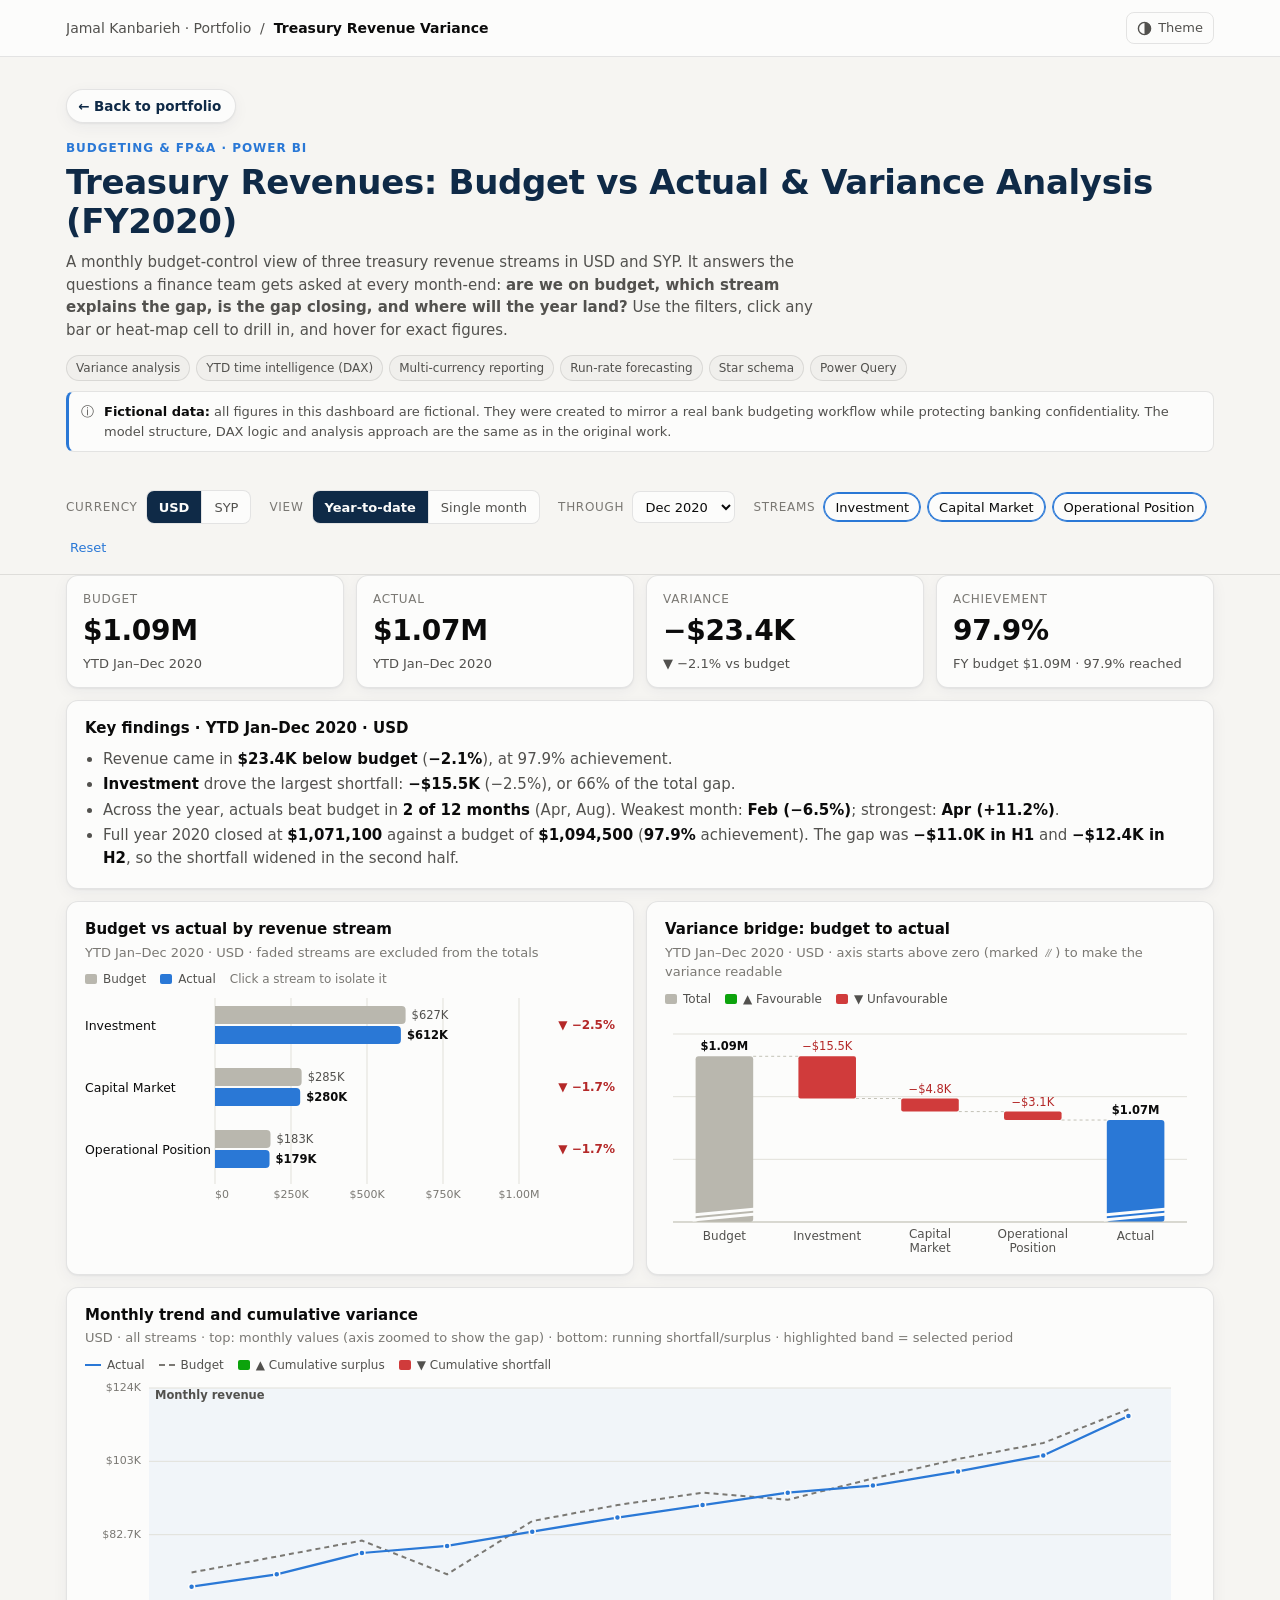
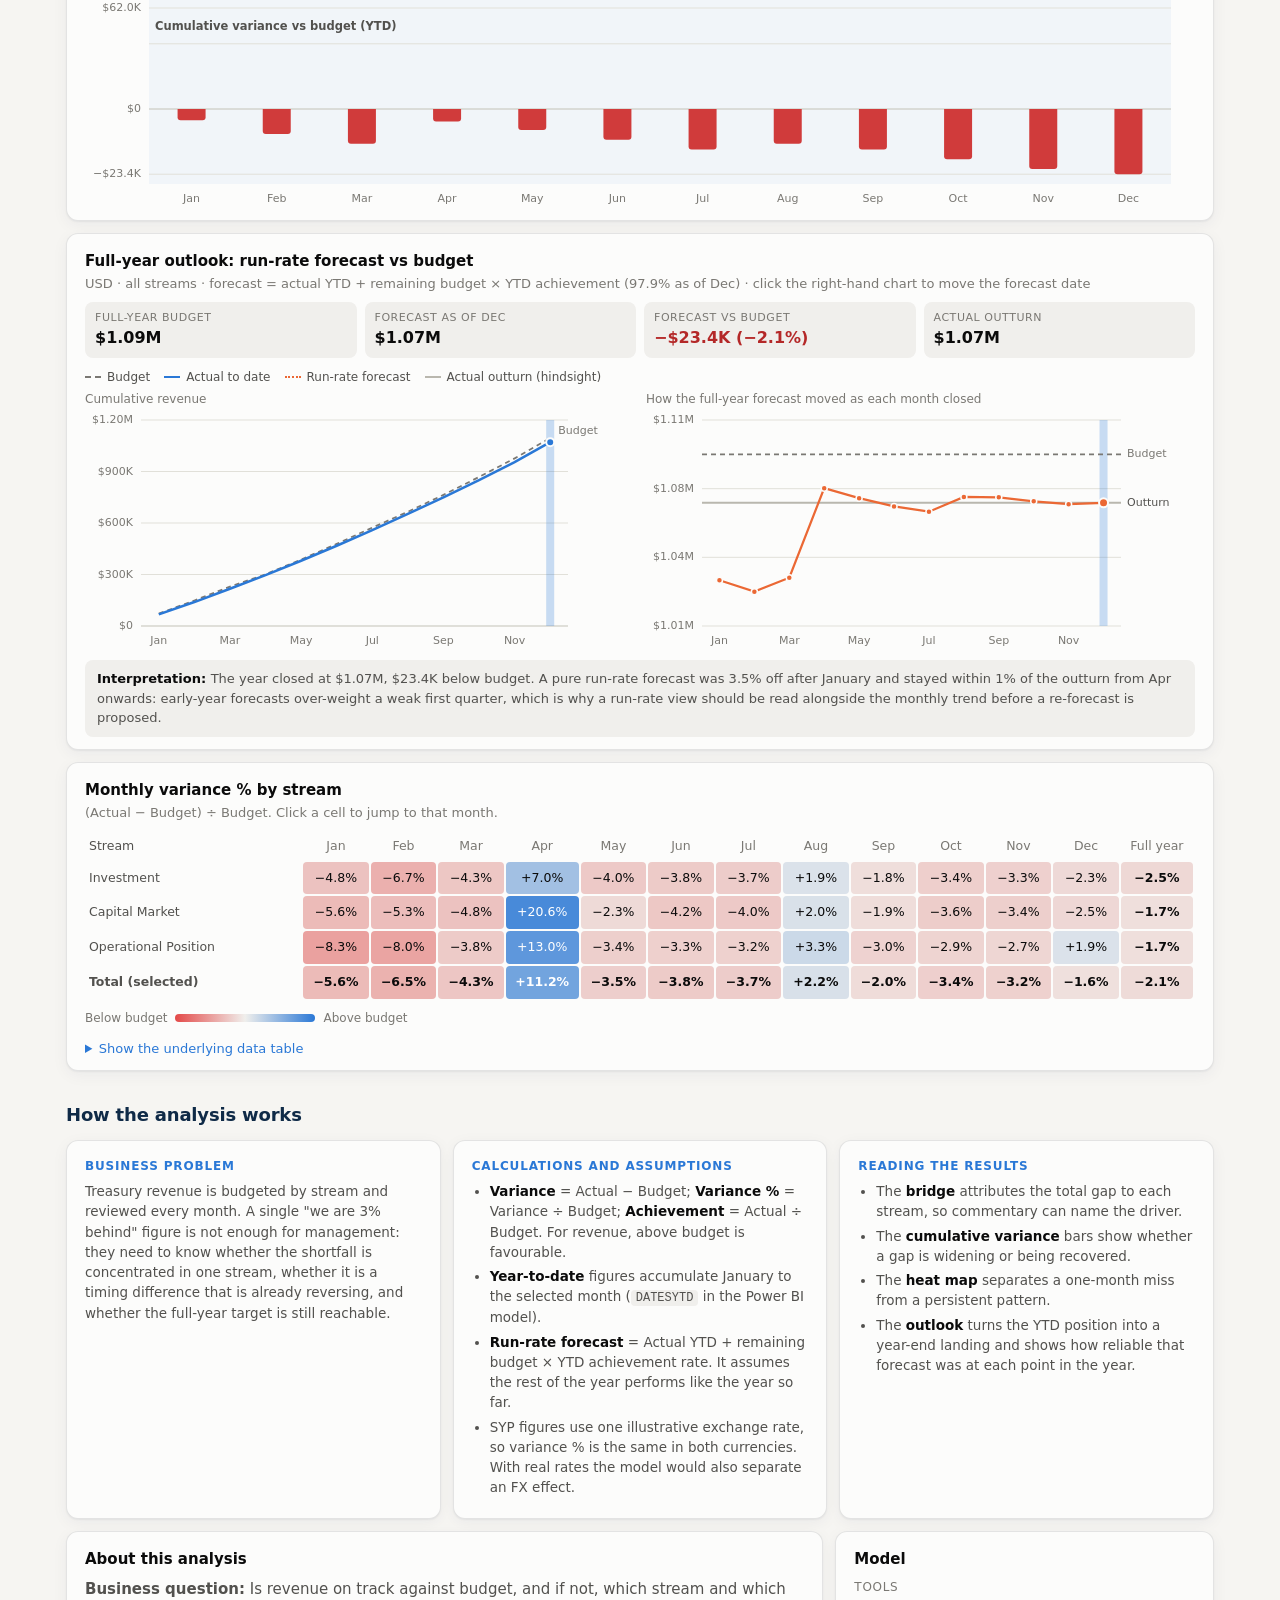
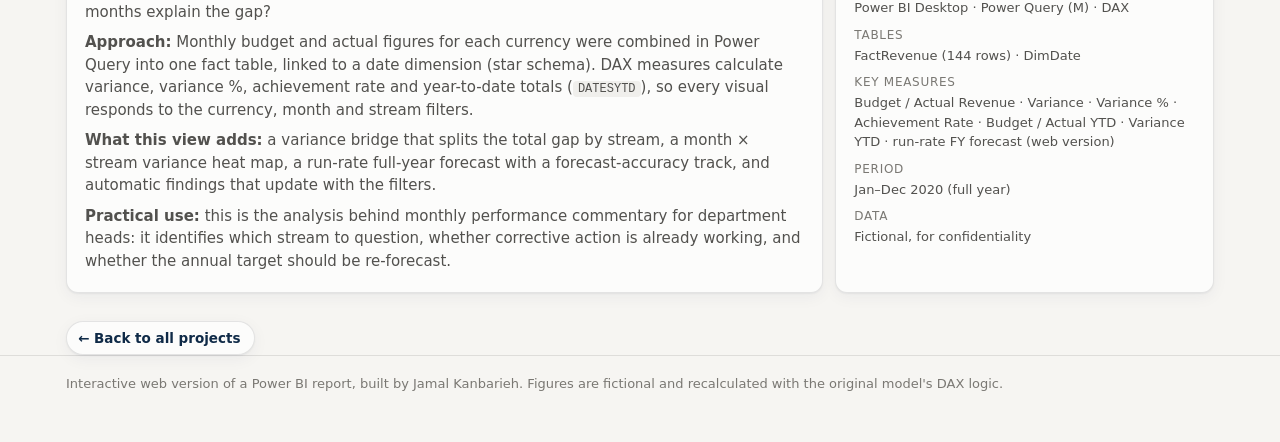
<file: projects/budget-variance/index.html>
<!doctype html>
<html lang="en">
<head>
<meta charset="utf-8">
<meta name="viewport" content="width=device-width, initial-scale=1">
<title>Treasury Revenue Variance</title>
<meta name="description" content="Interactive budget vs actual revenue variance dashboard (FY2020, fictional data) by Jamal Kanbarieh — rebuilt from the original Power BI report.">
<link rel="stylesheet" href="../../assets/site.css">
</head>
<body>
<header class="top"><div class="wrap">
  <div class="crumb"><a href="../../index.html">Jamal Kanbarieh · Portfolio</a> &nbsp;/&nbsp; <b>Treasury Revenue Variance</b></div>
  <button class="themebtn" id="themeBtn" type="button" aria-label="Toggle dark mode"><svg viewBox="0 0 16 16" aria-hidden="true"><circle cx="8" cy="8" r="6.5" fill="none" stroke="currentColor" stroke-width="1.5"/><path d="M8 1.5a6.5 6.5 0 0 1 0 13z" fill="currentColor"/></svg> Theme</button>
</div></header>

<div class="wrap hero">
  <a class="backbtn" href="../../index.html">← Back to portfolio</a>
  <p class="eyebrow">Budgeting &amp; FP&amp;A · Power BI</p>
  <h1>Treasury Revenues: Budget vs Actual &amp; Variance Analysis (FY2020)</h1>
  <p class="lede">A monthly budget-control view of three treasury revenue streams in USD and SYP. It answers the questions a finance team gets asked at every month-end: <b>are we on budget, which stream explains the gap, is the gap closing, and where will the year land?</b> Use the filters, click any bar or heat-map cell to drill in, and hover for exact figures.</p>
  <ul class="tags"><li>Variance analysis</li><li>YTD time intelligence (DAX)</li><li>Multi-currency reporting</li><li>Run-rate forecasting</li><li>Star schema</li><li>Power Query</li></ul>
  <div class="note info" role="note"><span aria-hidden="true">ⓘ</span><div><strong>Fictional data:</strong> all figures in this dashboard are fictional. They were created to mirror a real bank budgeting workflow while protecting banking confidentiality. The model structure, DAX logic and analysis approach are the same as in the original work.</div></div>
</div>

<div class="filters" role="region" aria-label="Filters"><div class="wrap">
  <div class="fgroup"><span class="flabel">Currency</span>
    <div class="seg" id="curSeg"><button type="button" data-v="USD" aria-pressed="true">USD</button><button type="button" data-v="SYP" aria-pressed="false">SYP</button></div></div>
  <div class="fgroup"><span class="flabel">View</span>
    <div class="seg" id="modeSeg"><button type="button" data-v="ytd" aria-pressed="true">Year-to-date</button><button type="button" data-v="month" aria-pressed="false">Single month</button></div></div>
  <div class="fgroup"><label class="flabel" for="monthSel" id="monthLbl">Through</label><select id="monthSel"></select></div>
  <div class="fgroup"><span class="flabel">Streams</span><div class="chips" id="chips"></div></div>
  <button class="reset" id="resetBtn" type="button">Reset</button>
</div></div>

<main class="wrap">
  <div class="kpis" id="kpis"></div>

  <div class="card insights"><h2 id="insTitle">Key findings</h2><ul id="ins"></ul></div>

  <div class="grid2">
    <div class="card panel">
      <h2>Budget vs actual by revenue stream</h2>
      <p class="sub" id="barSub"></p>
      <div class="legend"><span><i class="sw" style="background:var(--budget)"></i>Budget</span><span><i class="sw" style="background:var(--actual)"></i>Actual</span><span style="color:var(--muted)">Click a stream to isolate it</span></div>
      <div class="chart" id="bars"></div>
    </div>
    <div class="card panel">
      <h2>Variance bridge: budget to actual</h2>
      <p class="sub" id="wfSub"></p>
      <div class="legend"><span><i class="sw" style="background:var(--budget)"></i>Total</span><span><i class="sw" style="background:var(--good)"></i>▲ Favourable</span><span><i class="sw" style="background:var(--bad)"></i>▼ Unfavourable</span></div>
      <div class="chart" id="wf"></div>
    </div>
  </div>

  <div class="card panel full">
    <h2>Monthly trend and cumulative variance</h2>
    <p class="sub" id="lineSub"></p>
    <div class="legend"><span><i class="ln" style="border-color:var(--actual)"></i>Actual</span><span><i class="ln dash" style="border-color:var(--muted)"></i>Budget</span><span><i class="sw" style="background:var(--good)"></i>▲ Cumulative surplus</span><span><i class="sw" style="background:var(--bad)"></i>▼ Cumulative shortfall</span></div>
    <div class="chart" id="line"></div>
  </div>

  <div class="card panel full">
    <h2>Full-year outlook: run-rate forecast vs budget</h2>
    <p class="sub" id="fcSub"></p>
    <div class="minik" id="fcK"></div>
    <div class="legend"><span><i class="ln dash" style="border-color:var(--muted)"></i>Budget</span><span><i class="ln" style="border-color:var(--actual)"></i>Actual to date</span><span><i class="ln" style="border-color:var(--s2);border-top-style:dotted"></i>Run-rate forecast</span><span><i class="ln" style="border-color:var(--budget)"></i>Actual outturn (hindsight)</span></div>
    <div class="grid2" style="margin-top:4px"><div><p class="small" style="margin:0 0 2px">Cumulative revenue</p><div class="chart" id="fcCum"></div></div><div><p class="small" style="margin:0 0 2px">How the full-year forecast moved as each month closed</p><div class="chart" id="fcEvo"></div></div></div>
    <div class="read" id="fcRead"></div>
  </div>

  <div class="card panel full">
    <h2>Monthly variance % by stream</h2>
    <p class="sub">(Actual − Budget) ÷ Budget. Click a cell to jump to that month.</p>
    <div class="tablewrap"><table class="hm" id="hm"></table></div>
    <div class="scale"><span>Below budget</span><i></i><span>Above budget</span></div>
    <details class="data"><summary>Show the underlying data table</summary><div class="tablewrap"><table class="raw" id="raw"></table></div></details>
  </div>

  <h2 class="sechead">How the analysis works</h2>
  <div class="story">
    <div class="card"><h3>Business problem</h3><p>Treasury revenue is budgeted by stream and reviewed every month. A single "we are 3% behind" figure is not enough for management: they need to know whether the shortfall is concentrated in one stream, whether it is a timing difference that is already reversing, and whether the full-year target is still reachable.</p></div>
    <div class="card"><h3>Calculations and assumptions</h3><ul>
      <li><b>Variance</b> = Actual − Budget; <b>Variance %</b> = Variance ÷ Budget; <b>Achievement</b> = Actual ÷ Budget. For revenue, above budget is favourable.</li>
      <li><b>Year-to-date</b> figures accumulate January to the selected month (<code>DATESYTD</code> in the Power BI model).</li>
      <li><b>Run-rate forecast</b> = Actual YTD + remaining budget × YTD achievement rate. It assumes the rest of the year performs like the year so far.</li>
      <li>SYP figures use one illustrative exchange rate, so variance % is the same in both currencies. With real rates the model would also separate an FX effect.</li></ul></div>
    <div class="card"><h3>Reading the results</h3><ul>
      <li>The <b>bridge</b> attributes the total gap to each stream, so commentary can name the driver.</li>
      <li>The <b>cumulative variance</b> bars show whether a gap is widening or being recovered.</li>
      <li>The <b>heat map</b> separates a one-month miss from a persistent pattern.</li>
      <li>The <b>outlook</b> turns the YTD position into a year-end landing and shows how reliable that forecast was at each point in the year.</li></ul></div>
  </div>

  <section class="about">
    <div class="card panel">
      <h2>About this analysis</h2>
      <p><b>Business question:</b> Is revenue on track against budget, and if not, which stream and which months explain the gap?</p>
      <p><b>Approach:</b> Monthly budget and actual figures for each currency were combined in Power Query into one fact table, linked to a date dimension (star schema). DAX measures calculate variance, variance %, achievement rate and year-to-date totals (<code>DATESYTD</code>), so every visual responds to the currency, month and stream filters.</p>
      <p><b>What this view adds:</b> a variance bridge that splits the total gap by stream, a month × stream variance heat map, a run-rate full-year forecast with a forecast-accuracy track, and automatic findings that update with the filters.</p>
      <p><b>Practical use:</b> this is the analysis behind monthly performance commentary for department heads: it identifies which stream to question, whether corrective action is already working, and whether the annual target should be re-forecast.</p>
    </div>
    <div class="card panel">
      <h2>Model</h2>
      <dl>
        <dt>Tools</dt><dd>Power BI Desktop · Power Query (M) · DAX</dd>
        <dt>Tables</dt><dd>FactRevenue (144 rows) · DimDate</dd>
        <dt>Key measures</dt><dd>Budget / Actual Revenue · Variance · Variance % · Achievement Rate · Budget / Actual YTD · Variance YTD · run-rate FY forecast (web version)</dd>
        <dt>Period</dt><dd>Jan–Dec 2020 (full year)</dd>
        <dt>Data</dt><dd>Fictional, for confidentiality</dd>
      </dl>
    </div>
  </section>
  <a class="backbtn bottom" href="../../index.html">← Back to all projects</a>
</main>

<footer><div class="wrap">Interactive web version of a Power BI report, built by Jamal Kanbarieh. Figures are fictional and recalculated with the original model's DAX logic.</div></footer>

<div class="tip" id="tip" role="tooltip"></div>

<script>
const DATA = {"USD":{"Investment revenue":{"budget":[42000,45000,47000,43000,50000,52000,54000,53000,56000,59000,61000,65000],"actual":[40000,42000,45000,46000,48000,50000,52000,54000,55000,57000,59000,63500]},"Capital Market":{"budget":[18000,19000,21000,17000,22000,24000,25000,24500,26000,27500,29000,32000],"actual":[17000,18000,20000,20500,21500,23000,24000,25000,25500,26500,28000,31200]},"Revenue from Operational Position":{"budget":[12000,12500,13000,11500,14500,15000,15500,15000,16500,17500,18500,21000],"actual":[11000,11500,12500,13000,14000,14500,15000,15500,16000,17000,18000,21400]}},"SYP":{"Investment revenue":{"budget":[147000000,157500000,164500000,150500000,175000000,182000000,189000000,185500000,196000000,206500000,213500000,227500000],"actual":[140000000,147000000,157500000,161000000,168000000,175000000,182000000,189000000,192500000,199500000,206500000,222250000]},"Capital Market":{"budget":[63000000,66500000,73500000,59500000,77000000,84000000,87500000,85750000,91000000,96250000,101500000,112000000],"actual":[59500000,63000000,70000000,71750000,75250000,80500000,84000000,87500000,89250000,92750000,98000000,109200000]},"Revenue from Operational Position":{"budget":[42000000,43750000,45500000,40250000,50750000,52500000,54250000,52500000,57750000,61250000,64750000,73500000],"actual":[38500000,40250000,43750000,45500000,49000000,50750000,52500000,54250000,56000000,59500000,63000000,74900000]}}};
const STREAMS = ["Investment revenue","Capital Market","Revenue from Operational Position"];
const SHORT = {"Investment revenue":"Investment","Capital Market":"Capital Market","Revenue from Operational Position":"Operational Position"};
const MONTHS = ["Jan","Feb","Mar","Apr","May","Jun","Jul","Aug","Sep","Oct","Nov","Dec"];
const LAST_ACTUAL = 11; // December
const SVGNS = "http://www.w3.org/2000/svg";
const state = {cur:"USD", mode:"ytd", month:LAST_ACTUAL, streams:new Set(STREAMS)};

/* ---------- helpers ---------- */
const $ = id => document.getElementById(id);
const css = v => getComputedStyle(document.documentElement).getPropertyValue(v).trim();
function el(tag, attrs={}, parent){const e=document.createElementNS(SVGNS,tag);for(const k in attrs)e.setAttribute(k,attrs[k]);if(parent)parent.appendChild(e);return e;}
function txt(parent, x, y, s, attrs={}){const t=el("text",Object.assign({x,y,fill:"var(--ink-2)","font-size":12},attrs),parent);t.textContent=s;return t;}
function fmt(v, cur=state.cur, compact=true){
  const a=Math.abs(v), sign=v<0?"−":"";
  let s;
  if(!compact) s=a.toLocaleString("en-US");
  else if(a>=1e9) s=(a/1e9).toFixed(2)+"B";
  else if(a>=1e6) s=(a/1e6).toFixed(a>=1e8?0:a>=1e7?1:2)+"M";
  else if(a>=1e3) s=(a/1e3).toFixed(a>=1e5?0:1)+"K";
  else s=a.toFixed(0);
  return sign+(cur==="USD"?"$":"SYP ")+s;
}
const pct = (v,d=1) => (v>0?"+":v<0?"−":"")+Math.abs(v*100).toFixed(d)+"%";
const pctPlain = v => (v*100).toFixed(1)+"%";
function periodIdx(){ return state.mode==="ytd" ? [...Array(state.month+1).keys()] : [state.month]; }
function sum(type, streams, idx, cur=state.cur){let t=0;for(const s of streams){const arr=DATA[cur][s][type];for(const i of idx){if(arr[i]!=null)t+=arr[i];}}return t;}
const sel = () => STREAMS.filter(s=>state.streams.has(s));
function periodLabel(){return state.mode==="ytd" ? `YTD Jan–${MONTHS[state.month]} 2020` : `${MONTHS[state.month]} 2020`;}

/* tooltip */
const tip=$("tip");
function showTip(ev, title, rows){
  tip.replaceChildren();
  const t=document.createElement("div");t.className="t";t.textContent=title;tip.appendChild(t);
  for(const r of rows){
    const d=document.createElement("div");d.className="r";
    const l=document.createElement("span");
    if(r.color){const k=document.createElement("i");k.style.cssText=`width:12px;height:0;border-top:2px ${r.dash?"dashed":"solid"} ${r.color};display:inline-block`;l.appendChild(k);}
    l.appendChild(document.createTextNode(r.label));
    const b=document.createElement("b");b.textContent=r.value;if(r.cls)b.className=r.cls;
    d.append(l,b);tip.appendChild(d);
  }
  moveTip(ev);tip.style.opacity=1;
}
function moveTip(ev){
  let x,y;
  if(ev.clientX!=null && ev.type!=="focus"){x=ev.clientX;y=ev.clientY;}
  else{const r=ev.target.getBoundingClientRect();x=r.left+r.width/2;y=r.top;}
  const w=tip.offsetWidth,h=tip.offsetHeight;
  let lx=x+14, ly=y-h-10;
  if(lx+w>innerWidth-8) lx=x-w-14;
  if(ly<8) ly=y+16;
  tip.style.left=Math.max(8,lx)+"px";tip.style.top=ly+"px";
}
const hideTip=()=>tip.style.opacity=0;
function bindTip(node, fn){
  node.addEventListener("pointermove",e=>showTip(e,...fn()));
  node.addEventListener("pointerleave",hideTip);
  node.addEventListener("focus",e=>showTip(e,...fn()));
  node.addEventListener("blur",hideTip);
}
function niceMax(v){const p=Math.pow(10,Math.floor(Math.log10(v)));const n=v/p;const m=n<=1?1:n<=2?2:n<=2.5?2.5:n<=5?5:10;return m*p;}
function rr(x,y,w,h,r){ // rect rounded on right end
  r=Math.min(r,h/2,Math.max(w,0)); if(w<=0) return "";
  return `M${x},${y}H${x+w-r}Q${x+w},${y} ${x+w},${y+r}V${y+h-r}Q${x+w},${y+h} ${x+w-r},${y+h}H${x}Z`;
}
function rt(x,y,w,h,r){ // rect rounded on top end
  r=Math.min(r,w/2,Math.max(h,0)); if(h<=0) return "";
  return `M${x},${y+h}V${y+r}Q${x},${y} ${x+r},${y}H${x+w-r}Q${x+w},${y} ${x+w},${y+r}V${y+h}Z`;
}

/* ---------- controls ---------- */
function buildControls(){
  const ms=$("monthSel");
  MONTHS.slice(0,LAST_ACTUAL+1).forEach((m,i)=>{const o=document.createElement("option");o.value=i;o.textContent=m+" 2020";ms.appendChild(o);});
  ms.value=state.month;
  ms.onchange=()=>{state.month=+ms.value;render();};
  for(const segId of ["curSeg","modeSeg"]){
    $(segId).querySelectorAll("button").forEach(b=>b.onclick=()=>{
      $(segId).querySelectorAll("button").forEach(x=>x.setAttribute("aria-pressed",x===b));
      if(segId==="curSeg")state.cur=b.dataset.v;else state.mode=b.dataset.v;
      render();
    });
  }
  const chips=$("chips");
  STREAMS.forEach(s=>{const c=document.createElement("button");c.type="button";c.className="chip";c.dataset.s=s;c.textContent=SHORT[s];c.onclick=()=>toggleStream(s);chips.appendChild(c);});
  $("resetBtn").onclick=()=>{state.cur="USD";state.mode="ytd";state.month=LAST_ACTUAL;state.streams=new Set(STREAMS);syncControls();render();};
  $("themeBtn").onclick=()=>{
    const cur=document.documentElement.getAttribute("data-theme");
    const dark = cur ? cur==="dark" : matchMedia("(prefers-color-scheme: dark)").matches;
    document.documentElement.setAttribute("data-theme", dark?"light":"dark");
    try{localStorage.setItem("pf-theme",dark?"light":"dark");}catch(e){}
    render();
  };
}
function toggleStream(s, isolate=false){
  if(isolate){
    if(state.streams.size===1 && state.streams.has(s)) state.streams=new Set(STREAMS);
    else state.streams=new Set([s]);
  } else {
    if(state.streams.has(s)){ if(state.streams.size>1) state.streams.delete(s); }
    else state.streams.add(s);
  }
  render();
}
function syncControls(){
  $("curSeg").querySelectorAll("button").forEach(b=>b.setAttribute("aria-pressed",b.dataset.v===state.cur));
  $("modeSeg").querySelectorAll("button").forEach(b=>b.setAttribute("aria-pressed",b.dataset.v===state.mode));
  $("monthSel").value=state.month;
  $("monthLbl").textContent=state.mode==="ytd"?"Through":"Month";
  $("chips").querySelectorAll(".chip").forEach(c=>c.setAttribute("aria-pressed",state.streams.has(c.dataset.s)));
}

/* ---------- KPIs ---------- */
function renderKPIs(){
  const idx=periodIdx(), S=sel();
  const b=sum("budget",S,idx), a=sum("actual",S,idx), v=a-b, ach=b?a/b:0;
  const fy=sum("budget",S,[...Array(12).keys()]), ytdA=sum("actual",S,[...Array(state.month+1).keys()]);
  const cls=v>=0?"up":"down", arrow=v>=0?"▲":"▼";
  const items=[
    {k:"Budget",v:fmt(b),s:periodLabel()},
    {k:"Actual",v:fmt(a),s:periodLabel()},
    {k:"Variance",v:fmt(v),s:`${arrow} ${pct(b?v/b:0)} vs budget`,cls},
    {k:"Achievement",v:pctPlain(ach),s:`FY budget ${fmt(fy)} · ${pctPlain(fy?ytdA/fy:0)} reached`},
  ];
  const k=$("kpis");k.replaceChildren();
  for(const it of items){
    const d=document.createElement("div");d.className="card kpi";
    const a1=document.createElement("div");a1.className="k";a1.textContent=it.k;
    const a2=document.createElement("div");a2.className="v";a2.textContent=it.v;
    const a3=document.createElement("div");a3.className="s"+(it.cls?" "+it.cls:"");a3.textContent=it.s;
    d.append(a1,a2,a3);k.appendChild(d);
  }
}

/* ---------- insights ---------- */
function renderInsights(){
  const idx=periodIdx(), S=sel(), ul=$("ins"); ul.replaceChildren();
  $("insTitle").textContent=`Key findings · ${periodLabel()} · ${state.cur}`;
  const add=(parts)=>{const li=document.createElement("li");for(const p of parts){if(typeof p==="string")li.appendChild(document.createTextNode(p));else{const b=document.createElement("b");b.textContent=p.b;li.appendChild(b);}}ul.appendChild(li);};
  const b=sum("budget",S,idx), a=sum("actual",S,idx), v=a-b;
  add(["Revenue came in ",{b:`${fmt(Math.abs(v))} ${v>=0?"above":"below"} budget`}," (",{b:pct(b?v/b:0)},`), at ${pctPlain(b?a/b:0)} achievement.`]);
  if(S.length>1){
    const vs=S.map(s=>({s,v:sum("actual",[s],idx)-sum("budget",[s],idx),b:sum("budget",[s],idx)})).sort((x,y)=>x.v-y.v);
    const w=vs[0];
    if(w.v<0) add([{b:SHORT[w.s]}," drove the largest shortfall: ",{b:fmt(w.v)}," (",pct(w.v/w.b),`), or ${Math.round(Math.abs(w.v)/Math.abs(vs.filter(x=>x.v<0).reduce((t,x)=>t+x.v,0))*100)}% of the total gap.`]);
    else add(["Every selected stream met or beat budget for this period."]);
  }
  // monthly pattern
  const mv=[...Array(LAST_ACTUAL+1).keys()].map(i=>{const bb=sum("budget",S,[i]),aa=sum("actual",S,[i]);return {i,p:(aa-bb)/bb};});
  const pos=mv.filter(m=>m.p>0).map(m=>MONTHS[m.i]);
  const worst=mv.reduce((x,y)=>y.p<x.p?y:x), best=mv.reduce((x,y)=>y.p>x.p?y:x);
  add(["Across the year, actuals beat budget in ",{b:`${pos.length} of 12 months`},pos.length?` (${pos.join(", ")})`:"",". Weakest month: ",{b:`${MONTHS[worst.i]} (${pct(worst.p)})`},"; strongest: ",{b:`${MONTHS[best.i]} (${pct(best.p)})`},"."]);
  const fyA=sum("actual",S,[...Array(12).keys()]), fy=sum("budget",S,[...Array(12).keys()]), ga=sum("actual",S,[6,7,8,9,10,11])-sum("budget",S,[6,7,8,9,10,11]), gb=sum("actual",S,[0,1,2,3,4,5])-sum("budget",S,[0,1,2,3,4,5]);
  add(["Full year 2020 closed at ",{b:fmt(fyA,state.cur,false)}," against a budget of ",{b:fmt(fy,state.cur,false)}," (",{b:pctPlain(fyA/fy)}," achievement). The gap was ",{b:`${fmt(gb)} in H1`}," and ",{b:`${fmt(ga)} in H2`},`, so ${Math.abs(ga)<Math.abs(gb)?"performance improved in the second half":"the shortfall widened in the second half"}.`]);
}

/* ---------- bars by stream ---------- */
function renderBars(){
  const box=$("bars"); box.replaceChildren();
  const idx=periodIdx(), W=Math.max(300,box.clientWidth), narrow=W<520;
  const labelW=narrow?0:130, right=96, rowH=narrow?78:62, top=6;
  const H=top+rowH*STREAMS.length+18;
  const svg=el("svg",{viewBox:`0 0 ${W} ${H}`,role:"img","aria-label":"Budget versus actual by revenue stream"},box);
  const rows=STREAMS.map(s=>({s,b:sum("budget",[s],idx),a:sum("actual",[s],idx)}));
  const max=niceMax(Math.max(...rows.map(r=>Math.max(r.a,r.b))));
  const x0=labelW, x1=W-right, sx=v=>x0+(x1-x0)*v/max;
  for(let t=0;t<=4;t++){const x=sx(max*t/4);el("line",{x1:x,x2:x,y1:top,y2:H-18,stroke:"var(--grid)","stroke-width":1},svg);txt(svg,x,H-4,fmt(max*t/4),{"text-anchor":t===0?"start":"middle",fill:"var(--muted)","font-size":11});}
  rows.forEach((r,i)=>{
    const on=state.streams.has(r.s), y=top+i*rowH+(narrow?20:8), bh=narrow?17:18;
    const g=el("g",{class:"hit",tabindex:0,role:"button","aria-label":`${r.s}: budget ${fmt(r.b,state.cur,false)}, actual ${fmt(r.a,state.cur,false)}`,opacity:on?1:.35},svg);
    el("rect",{x:0,y:y-(narrow?20:8),width:W,height:rowH,fill:"transparent"},g);
    if(narrow) txt(g,0,y-6,r.s,{fill:"var(--ink)","font-size":12.5});
    else{ const t=txt(g,0,y+bh+2,SHORT[r.s],{fill:"var(--ink)","font-size":12.5,"dominant-baseline":"middle"}); }
    el("path",{d:rr(x0,y,sx(r.b)-x0,bh,4),fill:"var(--budget)",class:"mk gx"},g);
    el("path",{d:rr(x0,y+bh+2,sx(r.a)-x0,bh,4),fill:"var(--actual)",class:"mk gx"},g);
    txt(g,sx(r.b)+6,y+bh/2,fmt(r.b),{"dominant-baseline":"middle","font-size":11.5,fill:"var(--ink-2)"});
    txt(g,sx(r.a)+6,y+bh+2+bh/2,fmt(r.a),{"dominant-baseline":"middle","font-size":11.5,fill:"var(--ink)","font-weight":600});
    const p=r.a/r.b-1;
    txt(g,W,y+bh+1,(p>=0?"▲ ":"▼ ")+pct(p),{"text-anchor":"end","dominant-baseline":"middle","font-size":12,"font-weight":600,fill:p>=0?"var(--good-ink)":"var(--bad-ink)"});
    bindTip(g,()=>[r.s+" · "+periodLabel(),[
      {label:"Actual",value:fmt(r.a,state.cur,false),color:css("--actual")},
      {label:"Budget",value:fmt(r.b,state.cur,false),color:css("--budget")},
      {label:"Variance",value:`${fmt(r.a-r.b,state.cur,false)} (${pct(p)})`,cls:p>=0?"up":"down"},
      {label:"Achievement",value:pctPlain(r.a/r.b)}]]);
    g.addEventListener("click",()=>toggleStream(r.s,true));
    g.addEventListener("keydown",e=>{if(e.key==="Enter"||e.key===" "){e.preventDefault();toggleStream(r.s,true);}});
  });
  $("barSub").textContent=`${periodLabel()} · ${state.cur} · faded streams are excluded from the totals`;
}

/* ---------- waterfall ---------- */
function renderWaterfall(){
  const box=$("wf"); box.replaceChildren();
  const idx=periodIdx(), S=sel(), W=Math.max(300,box.clientWidth), H=250, left=8, bottom=40, top=22;
  const svg=el("svg",{viewBox:`0 0 ${W} ${H}`,role:"img","aria-label":"Variance bridge from budget to actual"},box);
  const B=sum("budget",S,idx), A=sum("actual",S,idx);
  const steps=[{l:"Budget",v:B,total:true}];
  let run=B;
  for(const s of S){const d=sum("actual",[s],idx)-sum("budget",[s],idx);steps.push({l:SHORT[s],v:d,from:run,full:s});run+=d;}
  steps.push({l:"Actual",v:A,total:true});
  // y-domain: zoom to show variance clearly but keep honest break marker
  const lows=steps.map(s=>s.total?s.v:Math.min(s.from,s.from+s.v)), highs=steps.map(s=>s.total?s.v:Math.max(s.from,s.from+s.v));
  const span=Math.max(...highs)-Math.min(...lows.filter((_,i)=>!steps[i].total).concat([A,B]));
  let yMin=Math.max(0,Math.min(A,B,...lows)-span*1.6); const yMax=Math.max(...highs)+span*0.35;
  const broken=yMin>0;
  const sy=v=>top+(H-bottom-top)*(1-(v-yMin)/(yMax-yMin));
  const n=steps.length, slot=(W-left*2)/n, bw=Math.min(64,slot*0.56);
  // gridlines
  for(let t=0;t<=3;t++){const v=yMin+(yMax-yMin)*t/3,y=sy(v);el("line",{x1:left,x2:W-left,y1:y,y2:y,stroke:"var(--grid)"},svg);}
  steps.forEach((s,i)=>{
    const cx=left+slot*i+slot/2, x=cx-bw/2;
    let y0,y1,fill;
    if(s.total){y0=sy(s.v);y1=H-bottom;fill=s.l==="Actual"?"var(--actual)":"var(--budget)";}
    else{y0=sy(Math.max(s.from,s.from+s.v));y1=sy(Math.min(s.from,s.from+s.v));fill=s.v>=0?"var(--good)":"var(--bad)";}
    const g=el("g",{class:"hit",tabindex:0,role:"img","aria-label":`${s.l}: ${fmt(s.v,state.cur,false)}`},svg);
    el("rect",{x:cx-slot/2,y:top,width:slot,height:H-bottom-top,fill:"transparent"},g);
    el("rect",{x,y:y0,width:bw,height:Math.max(2,y1-y0),rx:s.total?3:2,fill,class:"mk "+(s.total||s.v>=0?"gy":"gyt"),style:`animation-delay:${i*60}ms`},g);
    // connector
    if(i<n-1){const next=s.total? s.v : s.from+s.v; const yy=sy(next); el("line",{x1:x+bw,x2:x+slot,y1:yy,y2:yy,stroke:"var(--axis)","stroke-dasharray":"3 3"},svg);}
    const lab=s.total?fmt(s.v):(s.v>=0?"+":"")+fmt(s.v);
    txt(g,cx,y0-6,lab,{"text-anchor":"middle","font-size":11.5,"font-weight":s.total?600:500,fill:s.total?"var(--ink)":(s.v>=0?"var(--good-ink)":"var(--bad-ink)")});
    const words=s.l.split(" ");
    if(words.length>1 && slot<110){txt(g,cx,H-bottom+16,words[0],{"text-anchor":"middle",fill:"var(--ink-2)"});txt(g,cx,H-bottom+30,words.slice(1).join(" "),{"text-anchor":"middle",fill:"var(--ink-2)"});}
    else txt(g,cx,H-bottom+18,s.l,{"text-anchor":"middle",fill:"var(--ink-2)"});
    bindTip(g,()=>[s.total?`${s.l} · ${periodLabel()}`:`${s.full} · variance`,[
      {label:s.total?s.l:"Variance",value:fmt(s.v,state.cur,false),cls:s.total?"":(s.v>=0?"up":"down")},
      ...(s.total?[]:[{label:"% of budget",value:pct(s.v/sum("budget",[s.full],idx))}])]]);
  });
  el("line",{x1:left,x2:W-left,y1:H-bottom,y2:H-bottom,stroke:"var(--axis)"},svg);
  if(broken){ // axis-break marker on total bars
    [0,n-1].forEach(i=>{const cx=left+slot*i+slot/2;const y=H-bottom-10;el("path",{d:`M${cx-bw/2-3},${y+3} l${bw+6},-6 M${cx-bw/2-3},${y+8} l${bw+6},-6`,stroke:"var(--surface)","stroke-width":3},svg);});
  }
  $("wfSub").textContent=`${periodLabel()} · ${state.cur}${broken?" · axis starts above zero (marked ⫽) to make the variance readable":""}`;
}

/* ---------- monthly trend + cumulative variance ---------- */
function renderLine(){
  const box=$("line"); box.replaceChildren();
  const S=sel(), W=Math.max(300,box.clientWidth), narrow=W<520;
  const left=narrow?50:64, right=narrow?10:24, H1=narrow?190:220, H2=narrow?130:150, gap=26, top=10, bottom=24;
  const H=top+H1+gap+H2+bottom;
  const svg=el("svg",{viewBox:`0 0 ${W} ${H}`,role:"img","aria-label":"Monthly actual versus budget, and cumulative variance"},box);
  const mb=[],ma=[],cv=[];let run=0;
  for(let i=0;i<12;i++){mb.push(sum("budget",S,[i]));if(i<=LAST_ACTUAL){const a=sum("actual",S,[i]);ma.push(a);run+=a-mb[i];cv.push(run);}}
  const sx=i=>left+(W-left-right)*(i+0.5)/12, colW=(W-left-right)/12;
  // panel 1 domain (zoomed; line chart need not start at zero)
  const lo=Math.min(...mb,...ma), hi=Math.max(...mb,...ma), pad=(hi-lo)*0.12;
  const y1min=lo-pad, y1max=hi+pad, sy1=v=>top+H1*(1-(v-y1min)/(y1max-y1min));
  // panel 2 domain
  const vmax=Math.max(...cv.map(Math.abs))*1.15||1, y2top=top+H1+gap, sy2=v=>y2top+H2/2-(H2/2)*(v/vmax);
  // selected band
  const i0=state.mode==="ytd"?0:state.month;
  el("rect",{x:left+colW*i0,y:top,width:colW*(state.month-i0+1),height:H1+gap+H2,fill:"var(--accent)",opacity:.05},svg);
  // panel 1 grid
  for(let t=0;t<=3;t++){const v=y1min+(y1max-y1min)*t/3,y=sy1(v);el("line",{x1:left,x2:W-right,y1:y,y2:y,stroke:"var(--grid)"},svg);txt(svg,left-8,y,fmt(v),{"text-anchor":"end","dominant-baseline":"middle",fill:"var(--muted)","font-size":11});}
  txt(svg,left,top+2,"Monthly revenue",{fill:"var(--ink-2)","font-size":11.5,"font-weight":600,"dominant-baseline":"hanging"}).setAttribute("x",left+6);
  const path=arr=>arr.map((v,i)=>`${i?"L":"M"}${sx(i)},${sy1(v)}`).join("");
  el("path",{d:path(mb),fill:"none",stroke:"var(--muted)","stroke-width":2,"stroke-dasharray":"5 4",class:"wipe"},svg);
  el("path",{d:path(ma),fill:"none",stroke:"var(--actual)","stroke-width":2.25,class:"wipe"},svg);
  ma.forEach((v,i)=>el("circle",{cx:sx(i),cy:sy1(v),r:3,fill:"var(--actual)",stroke:"var(--surface)","stroke-width":1.5,class:"pop"},svg));
  // panel 2: cumulative variance bars
  el("line",{x1:left,x2:W-right,y1:sy2(0),y2:sy2(0),stroke:"var(--axis)"},svg);
  [vmax/1.15,-vmax/1.15].forEach(v=>{const y=sy2(v);el("line",{x1:left,x2:W-right,y1:y,y2:y,stroke:"var(--grid)"},svg);});
  txt(svg,left-8,sy2(0),fmt(0),{"text-anchor":"end","dominant-baseline":"middle",fill:"var(--muted)","font-size":11});
  txt(svg,left-8,sy2(-vmax/1.15),fmt(-vmax/1.15),{"text-anchor":"end","dominant-baseline":"middle",fill:"var(--muted)","font-size":11});
  if(Math.max(...cv)>0) txt(svg,left-8,sy2(vmax/1.15),fmt(vmax/1.15),{"text-anchor":"end","dominant-baseline":"middle",fill:"var(--muted)","font-size":11});
  txt(svg,left+6,y2top-4,"Cumulative variance vs budget (YTD)",{fill:"var(--ink-2)","font-size":11.5,"font-weight":600});
  const bw=Math.min(28,colW*0.55);
  cv.forEach((v,i)=>{
    const y0=Math.min(sy2(0),sy2(v)),h=Math.max(1.5,Math.abs(sy2(v)-sy2(0)));
    el("path",{d:v>=0?rt(sx(i)-bw/2,y0,bw,h,3):`M${sx(i)-bw/2},${y0}H${sx(i)+bw/2}V${y0+h-3}Q${sx(i)+bw/2},${y0+h} ${sx(i)+bw/2-3},${y0+h}H${sx(i)-bw/2+3}Q${sx(i)-bw/2},${y0+h} ${sx(i)-bw/2},${y0+h-3}Z`,fill:v>=0?"var(--good)":"var(--bad)",class:v>=0?"gy":"gyt",style:`animation-delay:${i*30}ms`},svg);
  });
    MONTHS.forEach((m,i)=>{if(narrow && i%2)return;txt(svg,sx(i),H-6,m,{"text-anchor":"middle",fill:"var(--muted)","font-size":11});});
  // crosshair over both panels
  const cross=el("line",{y1:top,y2:y2top+H2,stroke:"var(--ink-2)","stroke-width":1,opacity:0},svg);
  const hit=el("rect",{x:left,y:top,width:W-left-right,height:H1+gap+H2,fill:"transparent",style:"cursor:crosshair"},svg);
  const onMove=e=>{
    const r=svg.getBoundingClientRect(), px=(e.clientX-r.left)*W/r.width;
    const i=Math.max(0,Math.min(11,Math.floor((px-left)/colW)));
    cross.setAttribute("x1",sx(i));cross.setAttribute("x2",sx(i));cross.setAttribute("opacity",.45);
    const rows=[];
    if(i<=LAST_ACTUAL){const v=ma[i]-mb[i];
      rows.push({label:"Actual",value:fmt(ma[i],state.cur,false),color:css("--actual")});
      rows.push({label:"Budget",value:fmt(mb[i],state.cur,false),color:css("--muted"),dash:true});
      rows.push({label:"Month variance",value:`${fmt(v,state.cur,false)} (${pct(v/mb[i])})`,cls:v>=0?"up":"down"});
      rows.push({label:"Cumulative variance",value:fmt(cv[i],state.cur,false),cls:cv[i]>=0?"up":"down"});
    } else {rows.push({label:"Budget",value:fmt(mb[i],state.cur,false),color:css("--muted"),dash:true});rows.push({label:"Actual",value:"not reported"});}
    showTip(e,`${MONTHS[i]} 2020 · ${state.cur}`,rows);
  };
  hit.addEventListener("pointermove",onMove);hit.addEventListener("pointerdown",onMove);
  hit.addEventListener("pointerleave",()=>{hideTip();cross.setAttribute("opacity",0);});
  $("lineSub").textContent=`${state.cur} · ${S.length===3?"all streams":S.map(s=>SHORT[s]).join(" + ")} · top: monthly values (axis zoomed to show the gap) · bottom: running shortfall/surplus · highlighted band = selected period`;
}

/* ---------- heat map ---------- */
function mix(a,b,t){const pa=a.match(/\w\w/g).map(h=>parseInt(h,16)),pb=b.match(/\w\w/g).map(h=>parseInt(h,16));return "#"+pa.map((v,i)=>Math.round(v+(pb[i]-v)*t).toString(16).padStart(2,"0")).join("");}
function renderHeat(){
  const t=$("hm"); t.replaceChildren();
  const S=sel(), mid=css("--div-mid"), pos=css("--div-pos"), neg=css("--div-neg"), MAXP=0.15;
  const thead=document.createElement("thead"), hr=document.createElement("tr");
  const c0=document.createElement("th");c0.className="row";c0.textContent="Stream";hr.appendChild(c0);
  MONTHS.forEach(m=>{const th=document.createElement("th");th.textContent=m;hr.appendChild(th);});
  const ytdTh=document.createElement("th");ytdTh.textContent="Full year";hr.appendChild(ytdTh);
  thead.appendChild(hr);t.appendChild(thead);
  const tb=document.createElement("tbody");
  const rowsDef=[...S.map(s=>({label:SHORT[s],streams:[s],full:s})),...(S.length>1?[{label:"Total (selected)",streams:S,total:true}]:[])];
  for(const r of rowsDef){
    const tr=document.createElement("tr");
    const th=document.createElement("th");th.className="row";th.textContent=r.label;if(r.total)th.style.fontWeight=600;tr.appendChild(th);
    for(let i=0;i<=12;i++){
      const td=document.createElement("td");
      const idx=i===12?[...Array(LAST_ACTUAL+1).keys()]:[i];
      const b=sum("budget",r.streams,idx),a=sum("actual",r.streams,idx),p=(a-b)/b;
      const k=Math.min(1,Math.abs(p)/MAXP);
      td.style.background=mix(mid,p>=0?pos:neg,k*0.85);
      td.style.color=k>0.6?"#fff":"var(--ink)";
      if(r.total||i===12)td.style.fontWeight=600;
      td.textContent=pct(p);
      td.tabIndex=0;
      const isSel = i===12 ? false : (state.mode==="month"? i===state.month : i<=state.month);
      if(isSel && state.mode==="month") td.classList.add("sel");
      const name=r.full||"Selected streams";
      const lbl=i===12?"Full year 2020":MONTHS[i]+" 2020";
      td.setAttribute("aria-label",`${name}, ${lbl}: ${pct(p)}`);
      bindTip(td,()=>[`${name} · ${lbl}`,[{label:"Actual",value:fmt(a,state.cur,false)},{label:"Budget",value:fmt(b,state.cur,false)},{label:"Variance",value:`${fmt(a-b,state.cur,false)} (${pct(p)})`,cls:p>=0?"up":"down"}]]);
      const go=()=>{ if(i===12){state.mode="ytd";state.month=LAST_ACTUAL;} else {state.mode="month";state.month=i;} if(r.full) state.streams=new Set([r.full]); hideTip(); syncControls(); render(); };
      td.addEventListener("click",go);td.addEventListener("keydown",e=>{if(e.key==="Enter"){e.preventDefault();go();}});
      tr.appendChild(td);
    }
    tb.appendChild(tr);
  }
  t.appendChild(tb);
}
function renderRaw(){
  const t=$("raw"); t.replaceChildren();
  const hr=document.createElement("tr");
  ["Month","Stream","Budget","Actual","Variance","Variance %"].forEach(h=>{const th=document.createElement("th");th.textContent=h;hr.appendChild(th);});
  const th=document.createElement("thead");th.appendChild(hr);t.appendChild(th);
  const tb=document.createElement("tbody");
  for(let i=0;i<12;i++)for(const s of sel()){
    const b=DATA[state.cur][s].budget[i],a=DATA[state.cur][s].actual[i];
    const tr=document.createElement("tr");
    [MONTHS[i]+" 2020",s,fmt(b,state.cur,false),a==null?"—":fmt(a,state.cur,false),a==null?"—":fmt(a-b,state.cur,false),a==null?"—":pct((a-b)/b)].forEach(v=>{const td=document.createElement("td");td.textContent=v;tr.appendChild(td);});
    tb.appendChild(tr);
  }
  t.appendChild(tb);
}

/* ---------- full-year outlook (run-rate forecast) ---------- */
function renderOutlook(){
  const S=sel(), m=state.month, all=[...Array(12).keys()];
  const B=all.map(i=>sum("budget",S,[i])), Ac=all.map(i=>sum("actual",S,[i])), FYB=B.reduce((a,b)=>a+b,0), FYA=Ac.reduce((a,b)=>a+b,0);
  const cum=a=>{let t=0;return a.map(v=>t+=v);}, cB=cum(B), cA=cum(Ac);
  const fyAt=k=>cA[k]/cB[k]*FYB, ach=cA[m]/cB[m], FYF=fyAt(m), cF=all.map(i=>i<=m?cA[i]:cA[m]+(cB[i]-cB[m])*ach);
  const err=FYF/FYA-1, kb=$("fcK"); kb.replaceChildren();
  [["Full-year budget",fmt(FYB),""],[`Forecast as of ${MONTHS[m]}`,fmt(FYF),""],["Forecast vs budget",`${fmt(FYF-FYB)} (${pct(FYF/FYB-1)})`,FYF>=FYB?"up":"down"],m<11?["Actual outturn · forecast error",`${fmt(FYA)} · ${pct(err)}`,""]:["Actual outturn",fmt(FYA),""]].forEach(([k,v,c])=>{const d=document.createElement("div"),s=document.createElement("span"),b=document.createElement("b");s.textContent=k;b.textContent=v;if(c)b.className=c;d.append(s,b);kb.appendChild(d);});
  // chart 1: cumulative
  let box=$("fcCum"); box.replaceChildren(); let W=Math.max(280,box.clientWidth), H=240, left=56, right=W<420?10:66, top=10, bottom=24;
  let svg=el("svg",{viewBox:`0 0 ${W} ${H}`,role:"img","aria-label":"Cumulative budget, actual and run-rate forecast"},box);
  let sx=i=>left+(W-left-right)*(i+.5)/12, ymax=(v=>{const p=Math.pow(10,Math.floor(Math.log10(v)));return [1,1.2,1.6,2,2.4,3,4,5,6,8,10].find(k=>k*p>=v)*p;})(Math.max(cB[11],cA[11],cF[11])), sy=v=>top+(H-top-bottom)*(1-v/ymax);
  for(let t=0;t<=4;t++){const v=ymax*t/4;el("line",{x1:left,x2:W-right,y1:sy(v),y2:sy(v),stroke:t?"var(--grid)":"var(--axis)"},svg);txt(svg,left-8,sy(v),fmt(v),{"text-anchor":"end","dominant-baseline":"middle",fill:"var(--muted)","font-size":11});}
  MONTHS.forEach((mm,i)=>{if(i%2===0)txt(svg,sx(i),H-6,mm,{"text-anchor":"middle",fill:i===m?"var(--ink)":"var(--muted)","font-size":11,"font-weight":i===m?650:400});});
  const P=(a,from=0,to=11)=>a.slice(from,to+1).map((v,k)=>`${k?"L":"M"}${sx(from+k)},${sy(v)}`).join("");
  el("line",{x1:sx(m),x2:sx(m),y1:top,y2:H-bottom,stroke:"var(--accent)",opacity:.25,"stroke-width":8},svg);
  el("path",{d:P(cB),fill:"none",stroke:"var(--muted)","stroke-width":1.75,"stroke-dasharray":"5 4"},svg);
  if(m<11){el("path",{d:P(cA,m,11),fill:"none",stroke:"var(--budget)","stroke-width":2,class:"wipe"},svg);el("path",{d:P(cF,m,11),fill:"none",stroke:"var(--s2)","stroke-width":2.25,"stroke-dasharray":"2 4","stroke-linecap":"round",class:"wipe"},svg);}
  el("path",{d:P(cA,0,m),fill:"none",stroke:"var(--actual)","stroke-width":2.5,class:"wipe"},svg);
  el("circle",{cx:sx(m),cy:sy(cA[m]),r:4,fill:"var(--actual)",stroke:"var(--surface)","stroke-width":2,class:"pop"},svg);
  if(W>=420){txt(svg,sx(11)+8,sy(cB[11])-(Math.abs(sy(cB[11])-sy(cF[11]))<13?7:0),"Budget",{"dominant-baseline":"middle","font-size":11,fill:"var(--muted)"});if(m<11)txt(svg,sx(11)+8,sy(cF[11])+(Math.abs(sy(cB[11])-sy(cF[11]))<13?7:0),"Forecast",{"dominant-baseline":"middle","font-size":11,fill:"var(--s2)","font-weight":600});}
  let hit=el("rect",{x:left,y:top,width:W-left-right,height:H-top-bottom,fill:"transparent",style:"cursor:crosshair"},svg);
  const W1=W, svg1=svg;
  hit.addEventListener("pointermove",e=>{const r=svg1.getBoundingClientRect(),i=Math.max(0,Math.min(11,Math.floor(((e.clientX-r.left)*W1/r.width-left)/((W1-left-right)/12))));showTip(e,`Cumulative to ${MONTHS[i]} 2020`,[{label:"Budget",value:fmt(cB[i],state.cur,false),color:css("--muted"),dash:true},{label:i<=m?"Actual":"Actual outturn",value:fmt(cA[i],state.cur,false),color:css(i<=m?"--actual":"--budget")},...(i>m?[{label:"Run-rate forecast",value:fmt(Math.round(cF[i]),state.cur,false),color:css("--s2")}]:[]),{label:"Gap to budget",value:fmt(Math.round((i<=m?cA[i]:cF[i])-cB[i]),state.cur,false),cls:(i<=m?cA[i]:cF[i])>=cB[i]?"up":"down"}]);});
  hit.addEventListener("pointerleave",hideTip);
  // chart 2: forecast evolution
  box=$("fcEvo"); box.replaceChildren(); W=Math.max(280,box.clientWidth); right=W<420?10:74;
  svg=el("svg",{viewBox:`0 0 ${W} ${H}`,role:"img","aria-label":"Full-year forecast by forecast month"},box);
  const F=all.map(fyAt), lo=Math.min(...F,FYB,FYA), hi=Math.max(...F,FYB,FYA), pad=(hi-lo)*.25||1, y0=lo-pad, y1=hi+pad; sy=v=>top+(H-top-bottom)*(1-(v-y0)/(y1-y0)); sx=i=>left+(W-left-right)*(i+.5)/12;
  for(let t=0;t<=3;t++){const v=y0+(y1-y0)*t/3;el("line",{x1:left,x2:W-right,y1:sy(v),y2:sy(v),stroke:"var(--grid)"},svg);txt(svg,left-8,sy(v),fmt(v),{"text-anchor":"end","dominant-baseline":"middle",fill:"var(--muted)","font-size":11});}
  MONTHS.forEach((mm,i)=>{if(i%2===0)txt(svg,sx(i),H-6,mm,{"text-anchor":"middle",fill:i===m?"var(--ink)":"var(--muted)","font-size":11,"font-weight":i===m?650:400});});
  el("line",{x1:sx(m),x2:sx(m),y1:top,y2:H-bottom,stroke:"var(--accent)",opacity:.25,"stroke-width":8},svg);
  el("line",{x1:left,x2:W-right,y1:sy(FYB),y2:sy(FYB),stroke:"var(--muted)","stroke-width":1.75,"stroke-dasharray":"5 4"},svg);
  el("line",{x1:left,x2:W-right,y1:sy(FYA),y2:sy(FYA),stroke:"var(--budget)","stroke-width":2},svg);
  el("path",{d:F.map((v,i)=>`${i?"L":"M"}${sx(i)},${sy(v)}`).join(""),fill:"none",stroke:"var(--s2)","stroke-width":2.25,class:"wipe"},svg);
  F.forEach((v,i)=>el("circle",{cx:sx(i),cy:sy(v),r:i===m?4.5:3,fill:"var(--s2)",stroke:"var(--surface)","stroke-width":i===m?2:1.5,class:"pop"},svg));
  if(W>=420){txt(svg,W-right+6,sy(FYB),"Budget",{"dominant-baseline":"middle","font-size":11,fill:"var(--muted)"});txt(svg,W-right+6,sy(FYA),"Outturn",{"dominant-baseline":"middle","font-size":11,fill:"var(--ink-2)"});}
  hit=el("rect",{x:left,y:top,width:W-left-right,height:H-top-bottom,fill:"transparent",style:"cursor:pointer"},svg);
  const W2=W, svg2=svg, idx=e=>{const r=svg2.getBoundingClientRect();return Math.max(0,Math.min(11,Math.floor(((e.clientX-r.left)*W2/r.width-left)/((W2-left-right)/12))));};
  hit.addEventListener("pointermove",e=>{const i=idx(e);showTip(e,`Forecast made after ${MONTHS[i]} close`,[{label:"YTD achievement",value:pctPlain(cA[i]/cB[i])},{label:"Full-year forecast",value:fmt(Math.round(F[i]),state.cur,false),color:css("--s2")},{label:"vs budget",value:pct(F[i]/FYB-1),cls:F[i]>=FYB?"up":"down"},{label:"Error vs outturn",value:pct(F[i]/FYA-1)}]);});
  hit.addEventListener("pointerleave",hideTip); hit.addEventListener("click",e=>{state.month=idx(e);hideTip();render();});
  const e0=Math.abs(F[0]/FYA-1), firstOk=F.findIndex((v,i)=>F.slice(i).every(x=>Math.abs(x/FYA-1)<.01));
  $("fcSub").textContent=`${state.cur} · ${S.length===3?"all streams":S.map(s=>SHORT[s]).join(" + ")} · forecast = actual YTD + remaining budget × YTD achievement (${pctPlain(ach)} as of ${MONTHS[m]}) · click the right-hand chart to move the forecast date`;
  const rd=$("fcRead"); rd.replaceChildren(); const bb=document.createElement("b"); bb.textContent="Interpretation: "; rd.appendChild(bb);
  rd.appendChild(document.createTextNode((m<11?`After the ${MONTHS[m]} close the run-rate pointed to a full year of ${fmt(FYF)}, ${fmt(Math.abs(FYF-FYB))} ${FYF>=FYB?"above":"below"} budget. The year actually closed at ${fmt(FYA)}, so that forecast was ${Math.abs(err)<.005?"within 0.5% of the outturn":(err<0?"too low":"too high")+" by "+pctPlain(Math.abs(err))}. `:`The year closed at ${fmt(FYA)}, ${fmt(Math.abs(FYA-FYB))} ${FYA>=FYB?"above":"below"} budget. `)+`A pure run-rate forecast was ${pctPlain(e0)} off after January and stayed within 1% of the outturn from ${MONTHS[Math.max(0,firstOk)]} onwards: early-year forecasts over-weight a weak first quarter, which is why a run-rate view should be read alongside the monthly trend before a re-forecast is proposed.`));
}

function render(){syncControls();renderKPIs();renderInsights();renderBars();renderWaterfall();renderLine();renderOutlook();renderHeat();renderRaw();}
try{const th=localStorage.getItem("pf-theme");if(th)document.documentElement.setAttribute("data-theme",th);}catch(e){}
buildControls();render();
let rz;addEventListener("resize",()=>{clearTimeout(rz);rz=setTimeout(render,120);});
</script>
<script src="../../assets/motion.js"></script>
</body>
</html>
</file>
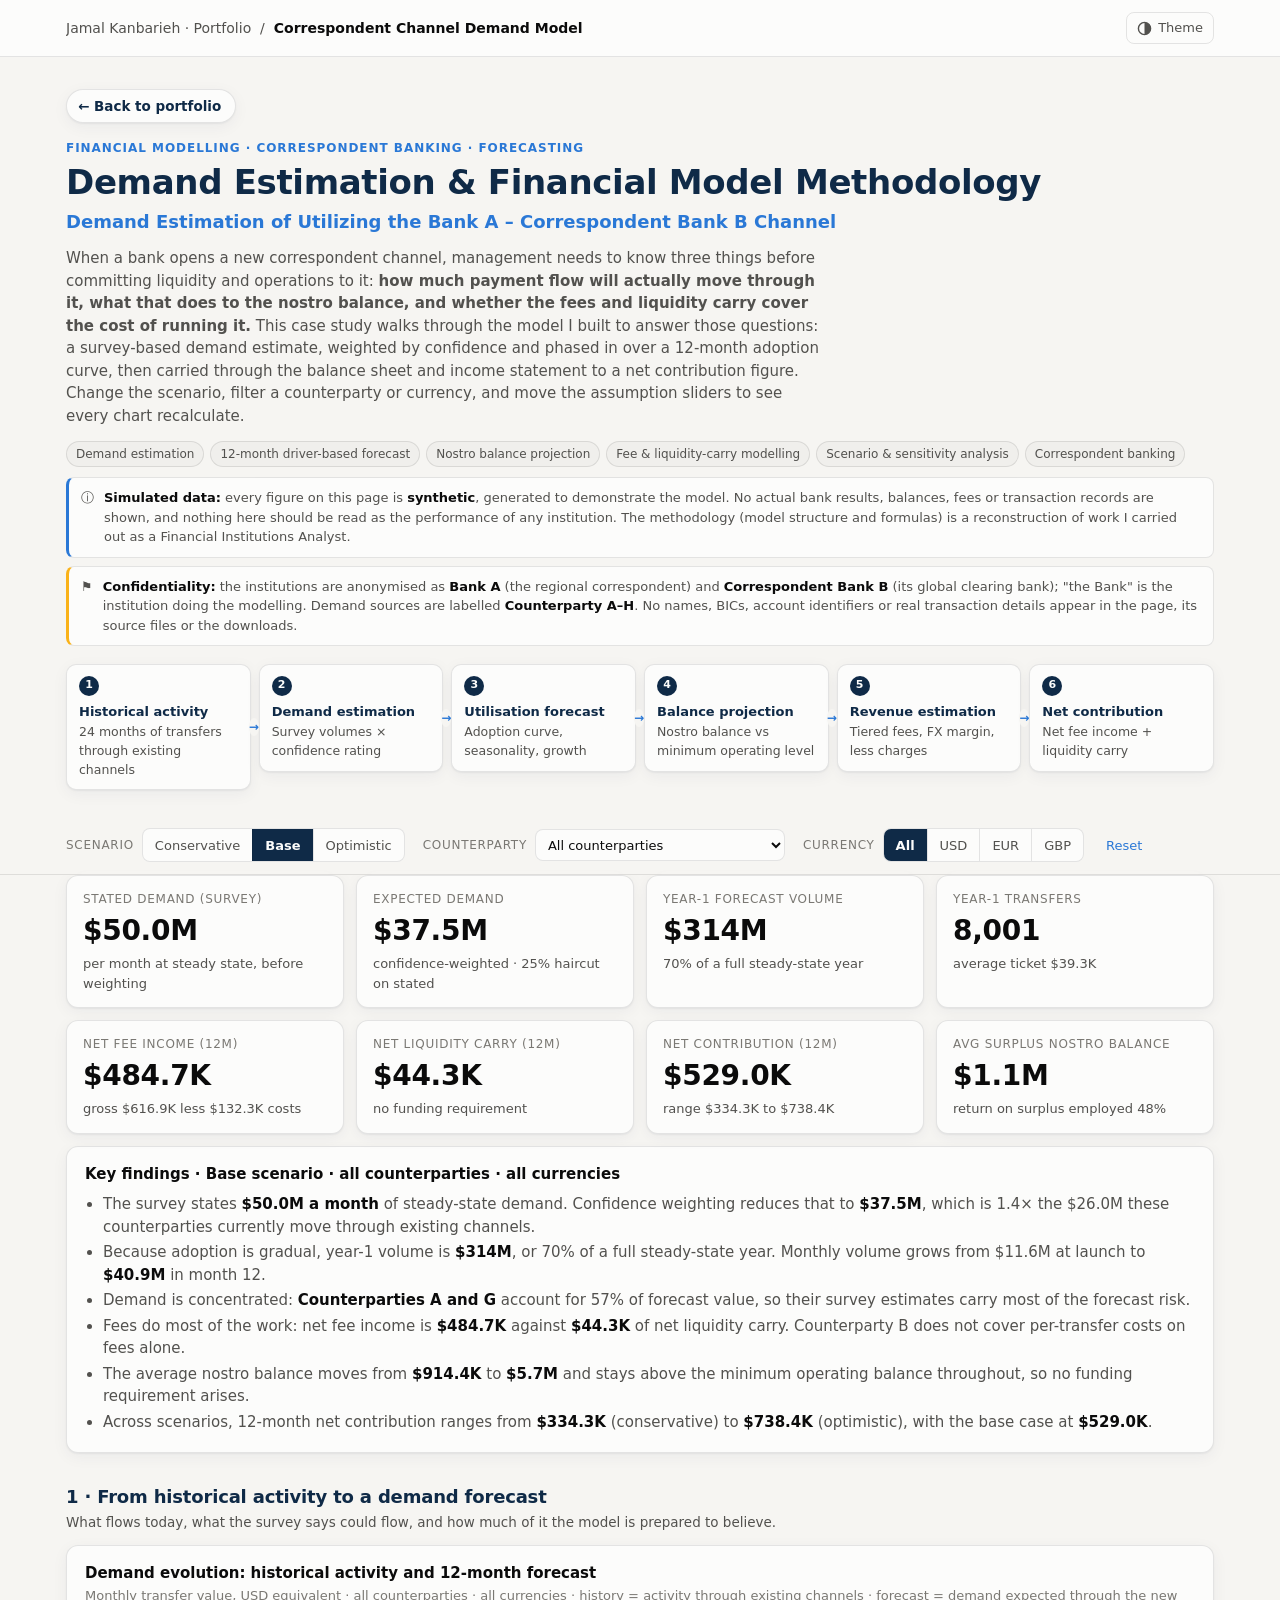
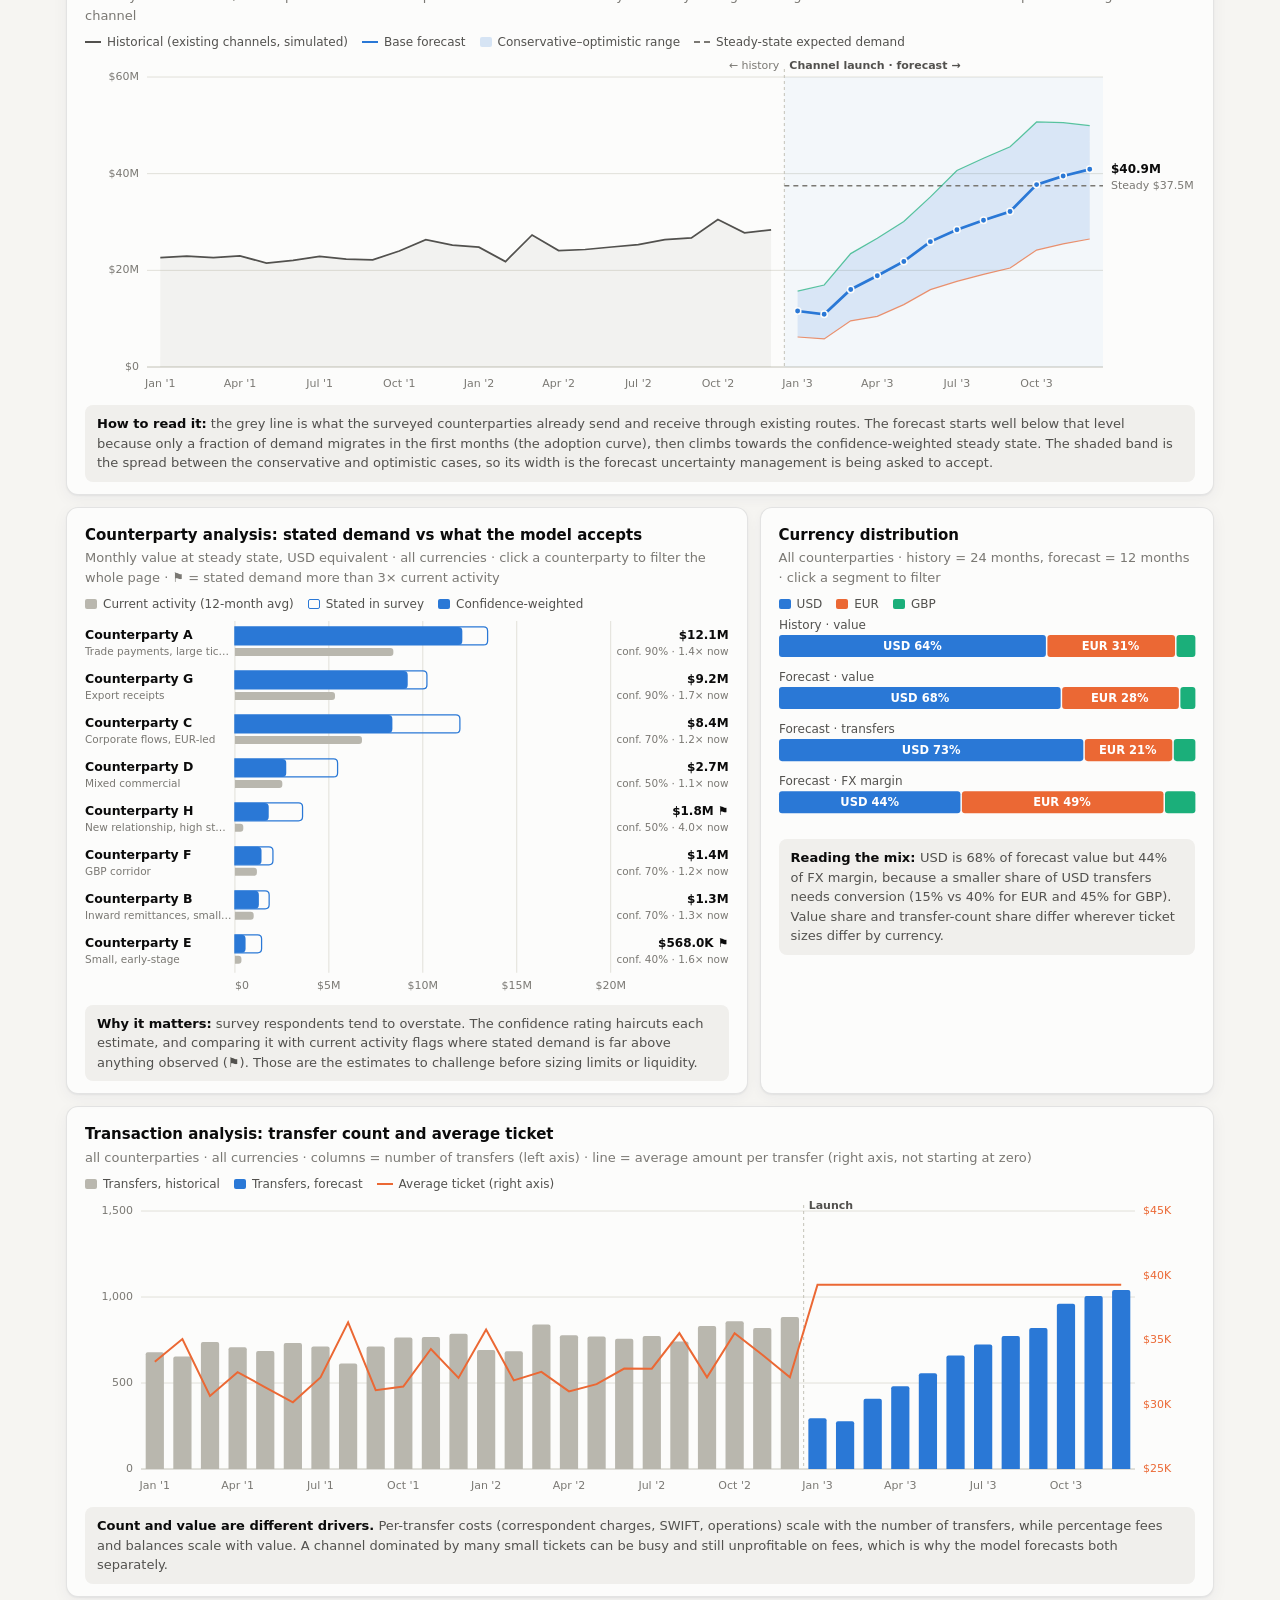
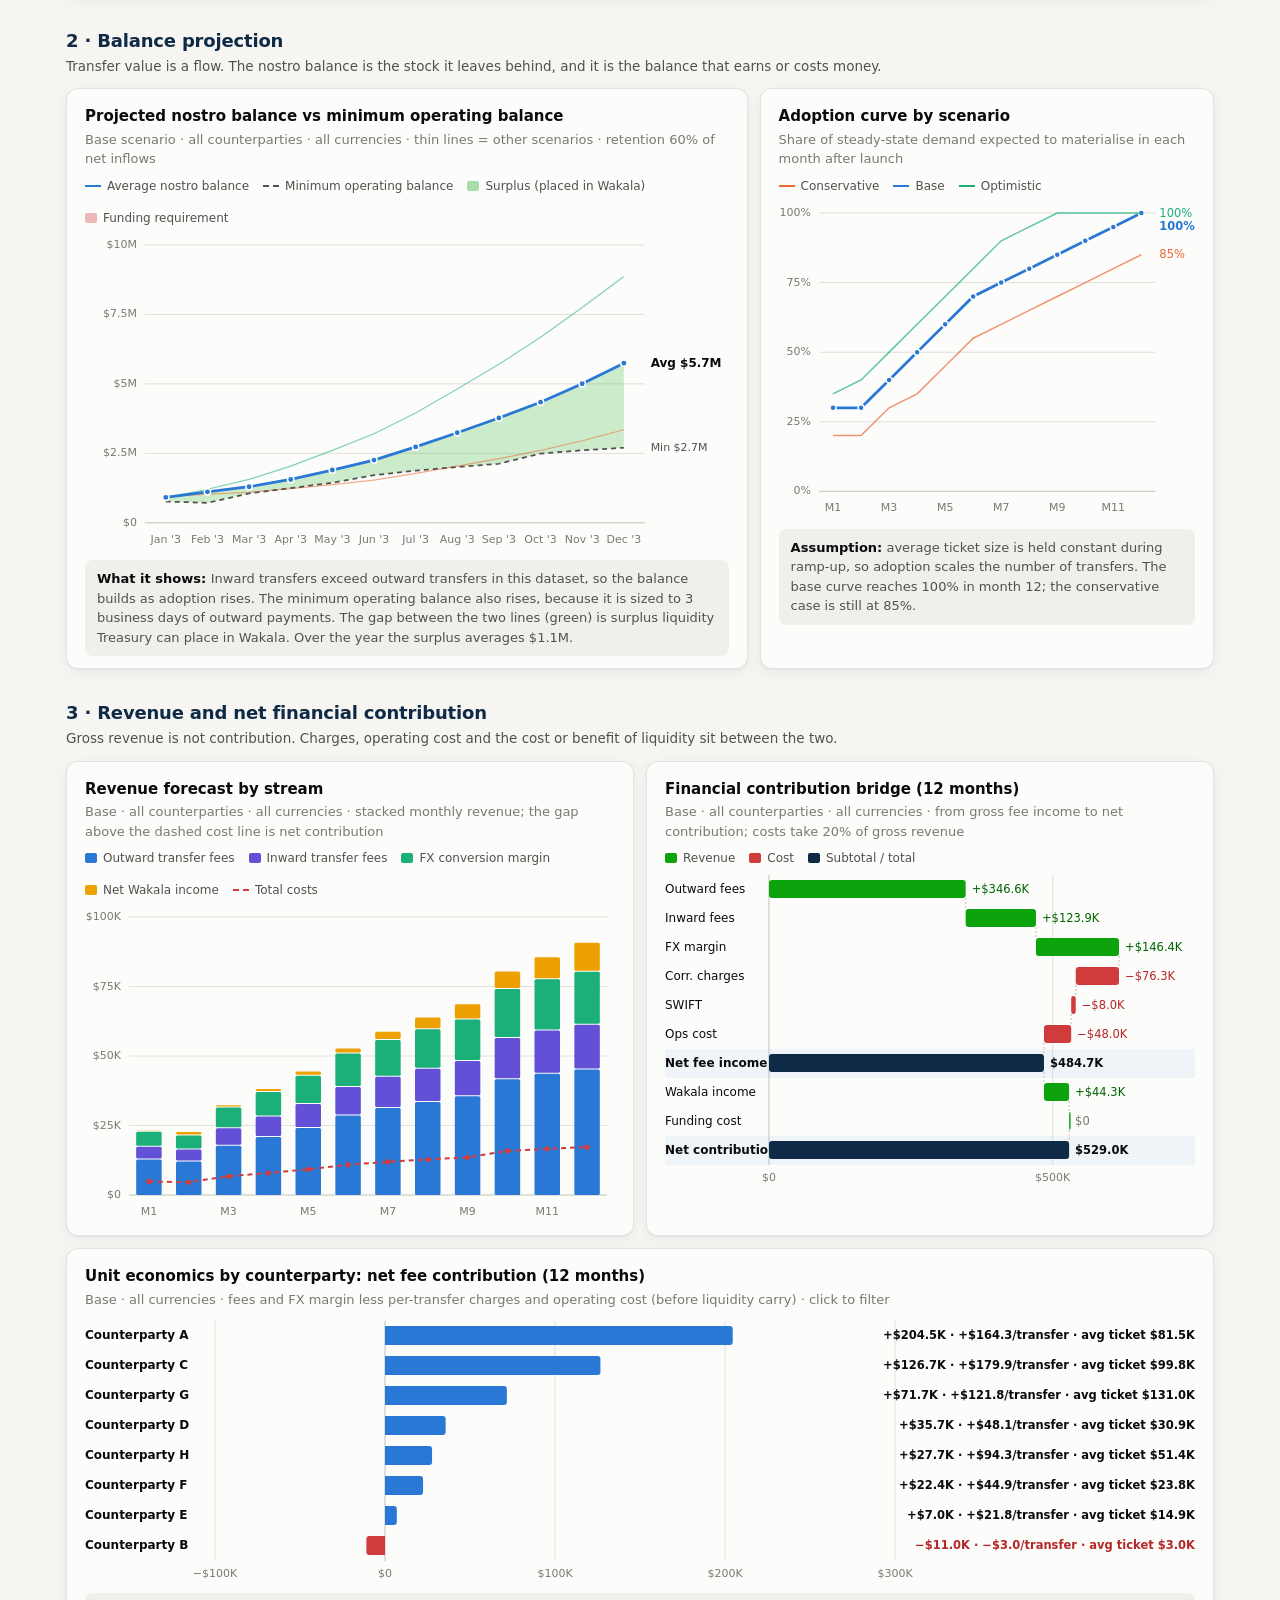
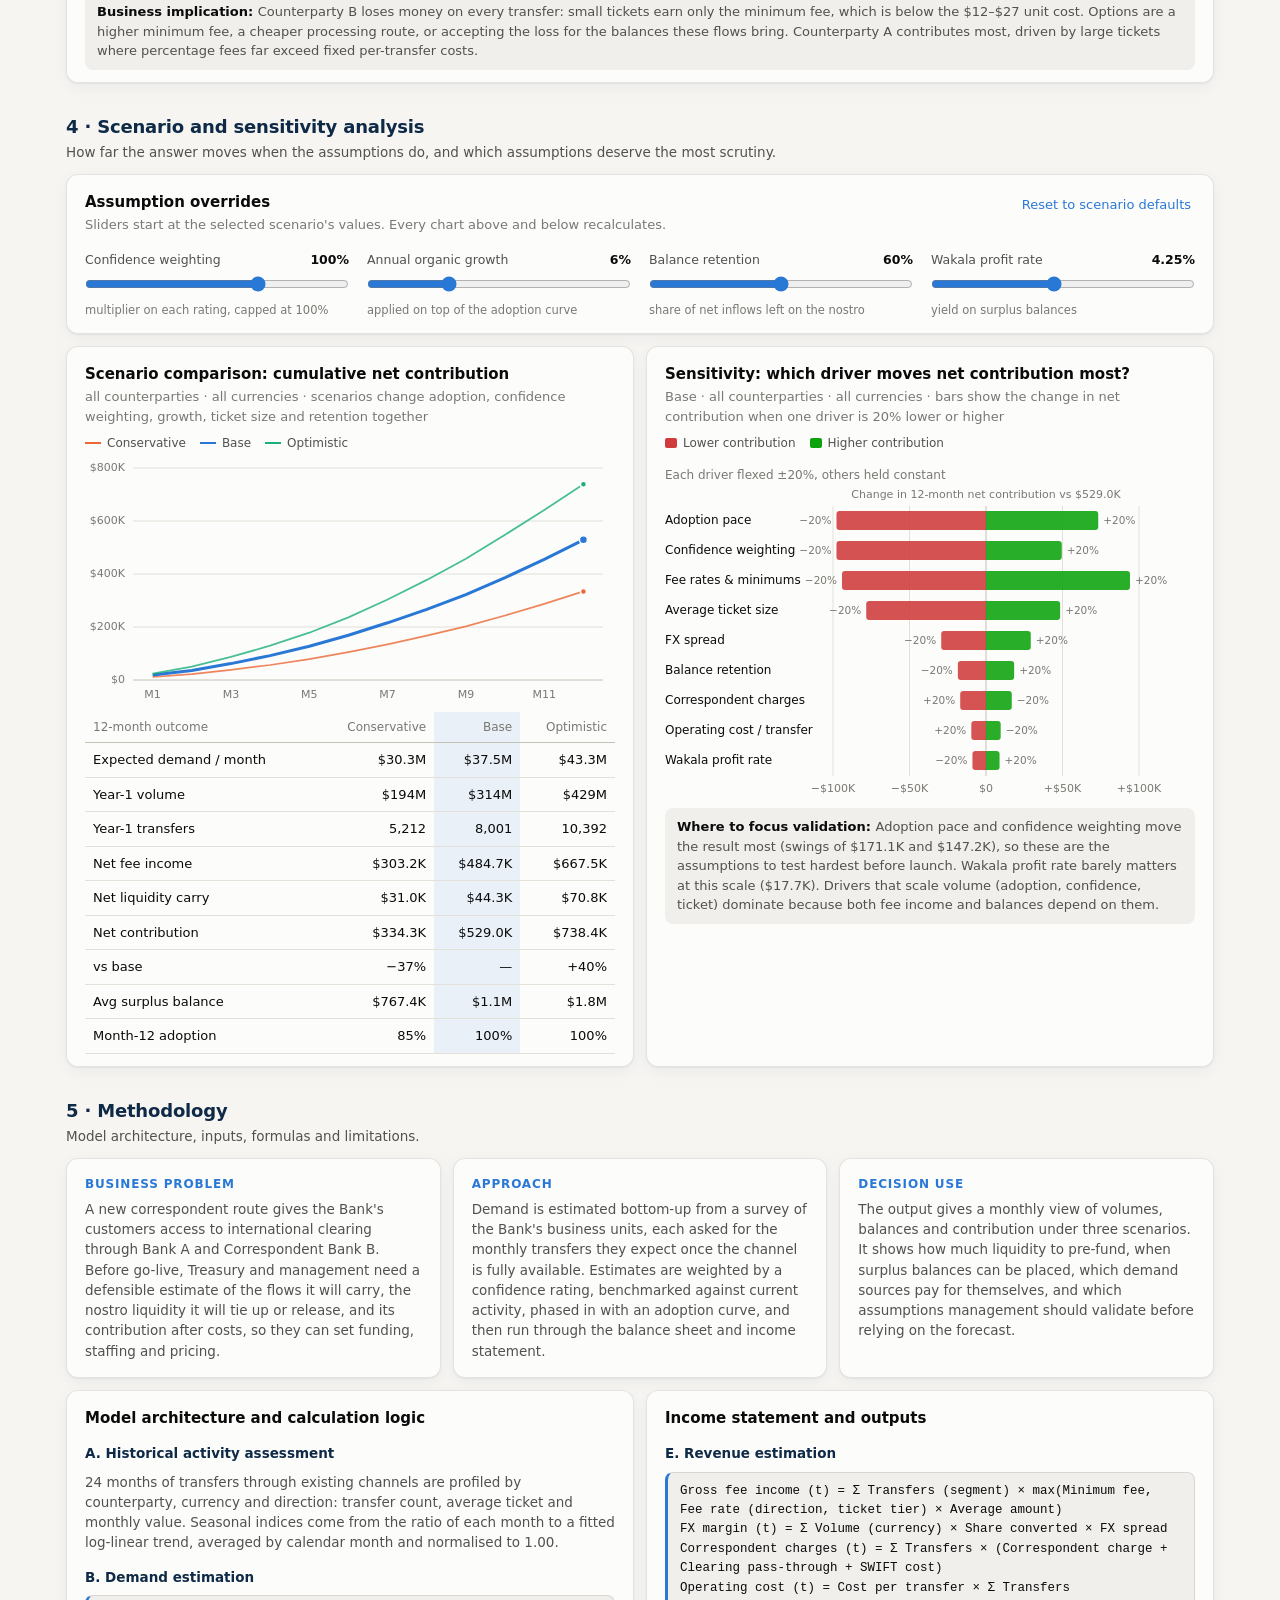
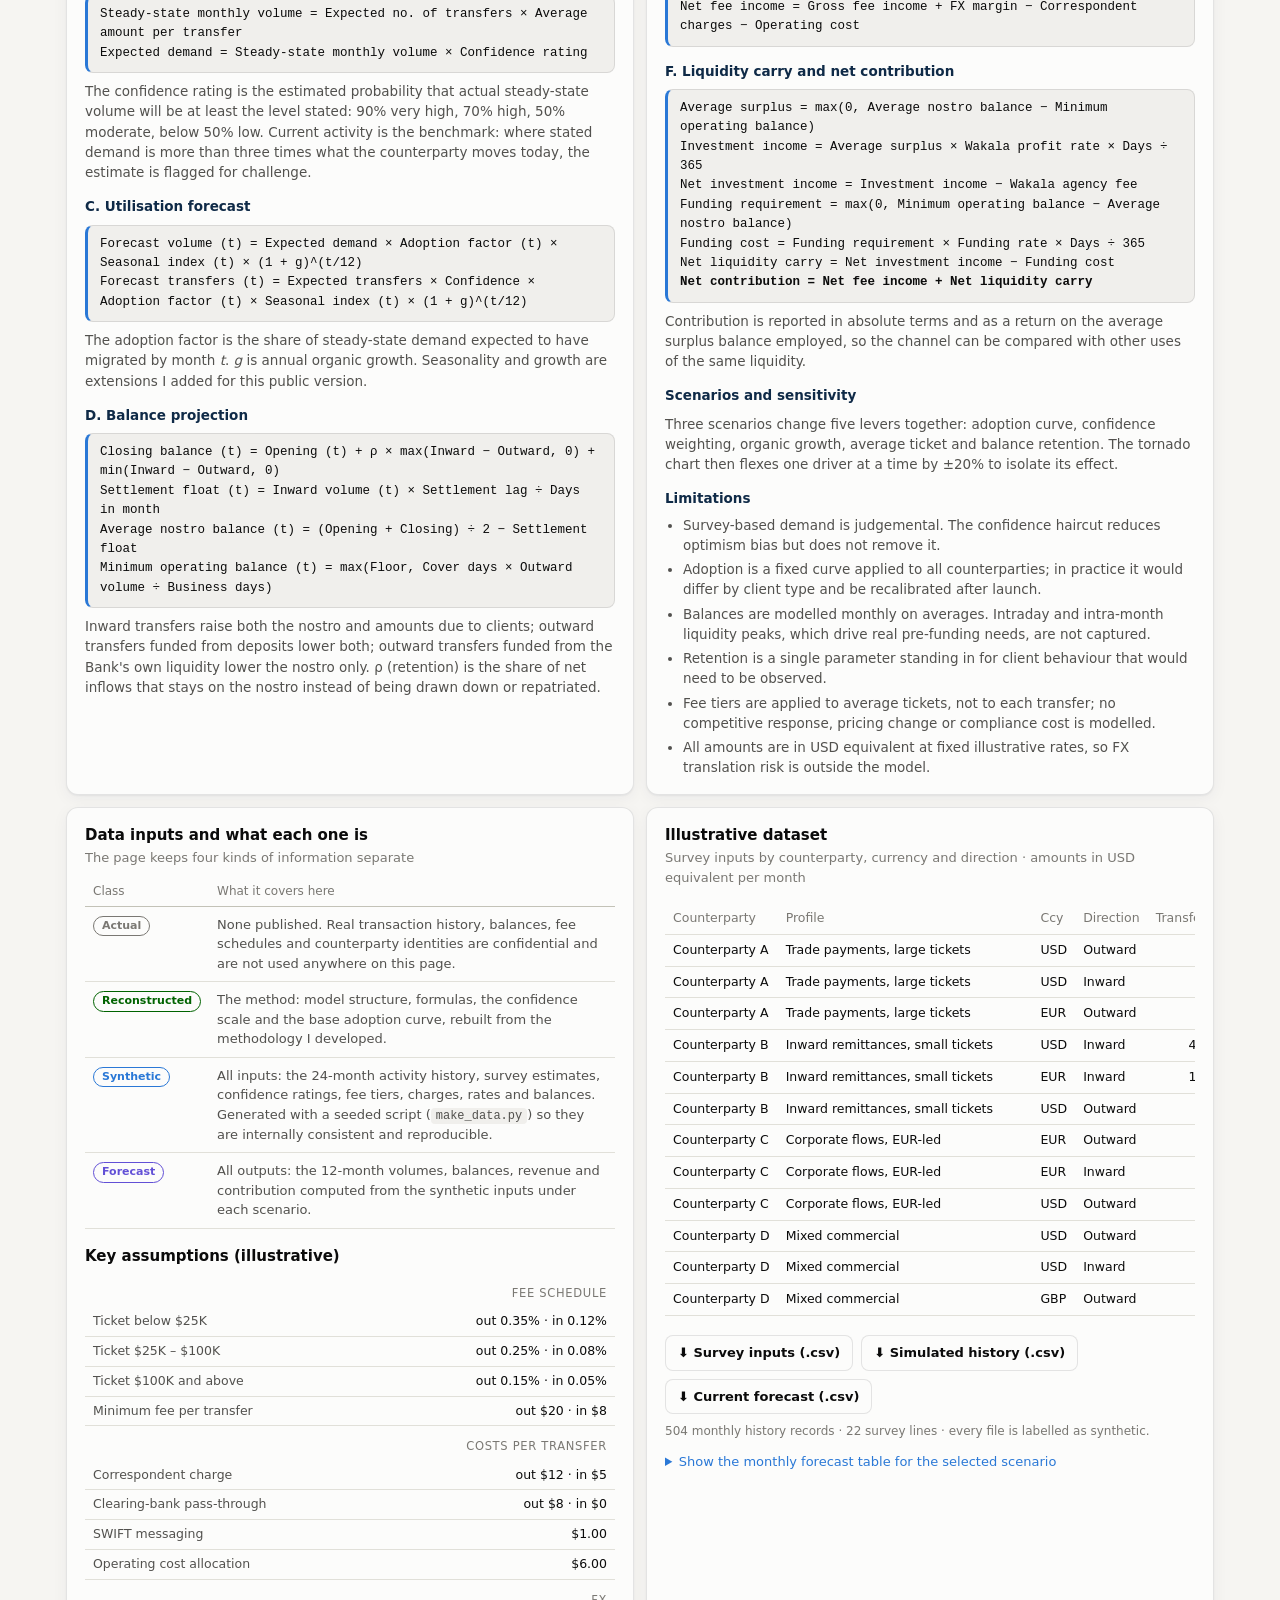
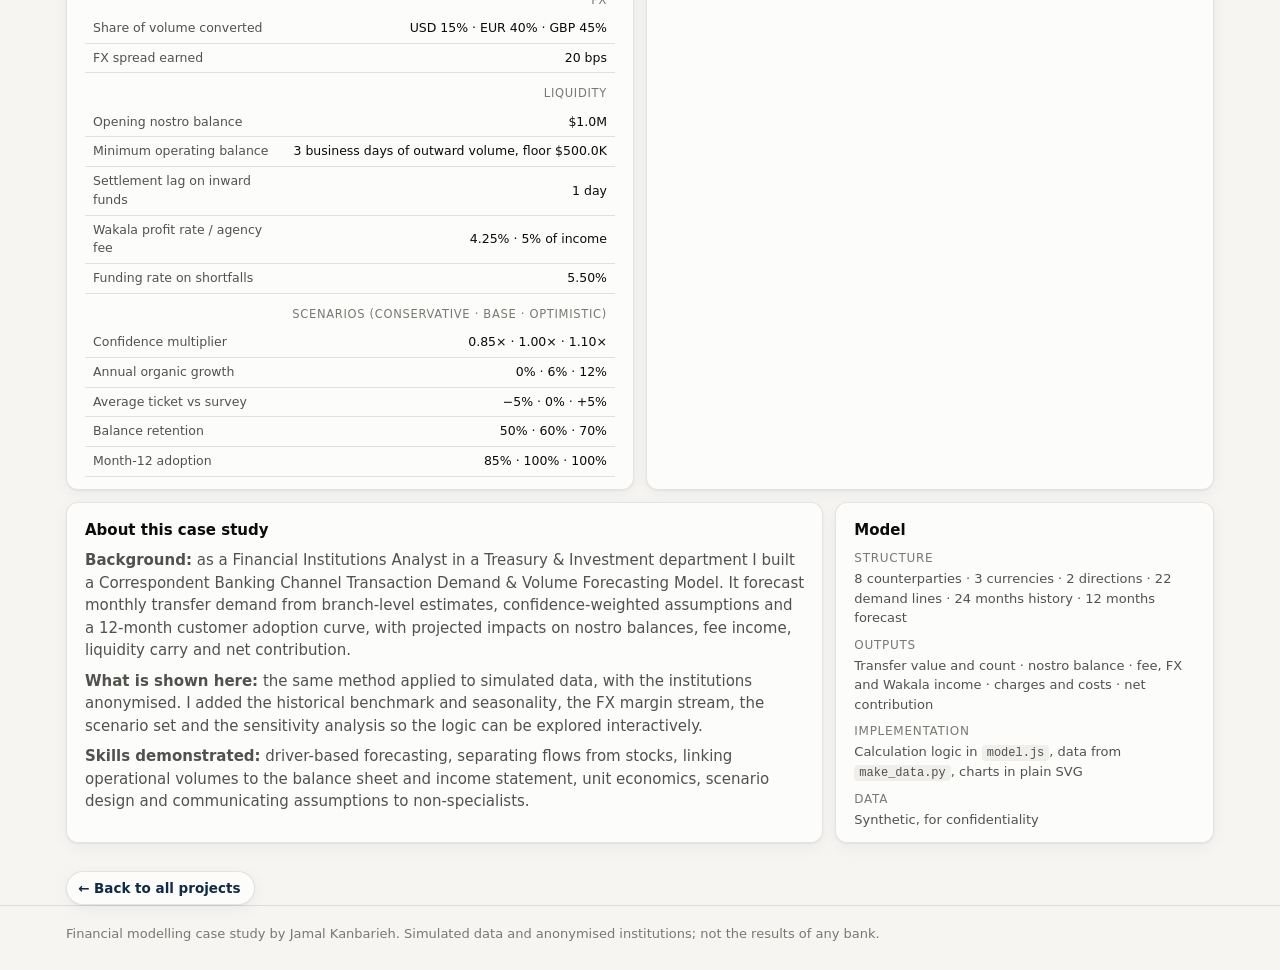
<file: projects/correspondent-demand/index.html>
<!doctype html>
<html lang="en">
<head>
<meta charset="utf-8">
<meta name="viewport" content="width=device-width, initial-scale=1">
<title>Correspondent Channel Demand &amp; Financial Model</title>
<meta name="description" content="Financial modelling case study by Jamal Kanbarieh: estimating demand for a new correspondent banking channel and translating it into transfer volumes, nostro balances, fee income, liquidity carry and net contribution. Simulated data.">
<link rel="stylesheet" href="../../assets/site.css">
<style>
:root{--cUSD:var(--actual);--cEUR:var(--s2);--cGBP:var(--s1);--r2:#6250d6;--r4:#eda100;--cons:var(--s2);--base:var(--actual);--opt:var(--s1)}
@media (prefers-color-scheme:dark){:root:where(:not([data-theme="light"])){--r2:#9085e9;--r4:#c98500}}
:root[data-theme="dark"]{--r2:#9085e9;--r4:#c98500}
.sub2{font-size:clamp(15px,1.8vw,18px);color:var(--accent);font-weight:600;margin:-4px 0 12px}
.flow{display:grid;grid-template-columns:repeat(6,minmax(0,1fr));gap:8px;margin:18px 0 0;padding:0;list-style:none;counter-reset:st}
.flow .step{position:relative;background:var(--surface);border:1px solid var(--ring);border-radius:10px;padding:10px 12px 10px;font-size:12.5px;color:var(--ink-2);box-shadow:var(--shadow);text-decoration:none;display:block}
.flow .step:hover{border-color:var(--accent);transform:translateY(-2px)}
.flow .step b{display:block;color:var(--navy);font-size:13px;margin-bottom:2px}
.flow .step::before{counter-increment:st;content:counter(st);display:inline-flex;width:20px;height:20px;border-radius:50%;background:var(--navy);color:var(--surface);font-size:11px;font-weight:700;align-items:center;justify-content:center;margin-bottom:6px}
.flow li:not(:last-child) .step::after{content:"→";position:absolute;right:-9px;top:50%;transform:translateY(-50%);color:var(--accent);font-weight:700;z-index:1;background:var(--page);border-radius:50%;width:10px;text-align:center;font-size:12px}
@media (max-width:980px){.flow{grid-template-columns:repeat(3,minmax(0,1fr))}.flow li:nth-child(3) .step::after{display:none}}
@media (max-width:520px){.flow{grid-template-columns:repeat(2,minmax(0,1fr))}.flow li .step::after{display:none}}
.sliders{display:grid;grid-template-columns:repeat(4,minmax(0,1fr));gap:14px 18px;margin-top:8px}
#cpSel{max-width:min(250px,60vw)}
.sl label{display:flex;justify-content:space-between;gap:8px;font-size:12.5px;color:var(--ink-2)}
.sl label b{color:var(--ink);font-variant-numeric:tabular-nums}
.sl input{width:100%;accent-color:var(--accent);margin:6px 0 0}
.sl small{color:var(--muted);font-size:11.5px}
@media (max-width:860px){.sliders{grid-template-columns:repeat(2,minmax(0,1fr))}}
@media (max-width:440px){.sliders{grid-template-columns:minmax(0,1fr)}}
.sc td.hl,.sc th.hl{background:color-mix(in srgb,var(--accent) 9%,var(--surface))}
.cls{width:100%;border-collapse:collapse;font-size:13px}
.cls th{color:var(--muted);font-weight:500;font-size:12px;text-align:left;padding:6px 8px;border-bottom:1px solid var(--axis)}
.cls td{padding:8px;border-bottom:1px solid var(--grid);vertical-align:top;color:var(--ink-2)}
.cls td:first-child{color:var(--ink);font-weight:600;white-space:nowrap}
.pill{display:inline-block;font-size:11px;font-weight:700;border-radius:999px;padding:1px 8px;border:1px solid currentColor}
.pill.s{color:var(--accent)}.pill.r{color:var(--good-ink)}.pill.f{color:var(--r2)}.pill.n{color:var(--muted)}
.meth{display:grid;grid-template-columns:repeat(2,minmax(0,1fr));gap:12px;margin-top:12px}
.meth .panel p{color:var(--ink-2);margin:8px 0;font-size:13.5px}
.meth h3{font-size:13.5px;margin:14px 0 2px;color:var(--navy)}
.meth ul{margin:6px 0 0;padding-left:18px;color:var(--ink-2);font-size:13.5px}.meth li{margin:4px 0}
@media (max-width:860px){.meth{grid-template-columns:minmax(0,1fr)}}
.dlrow{display:flex;gap:8px;flex-wrap:wrap;margin-top:10px}
.dl2{display:inline-flex;align-items:center;gap:6px;border:1px solid var(--ring);background:var(--surface);color:var(--ink);text-decoration:none;font:inherit;font-weight:600;font-size:13px;padding:7px 12px;border-radius:8px;cursor:pointer}
.dl2:hover{border-color:var(--accent);color:var(--accent)}
.raw.l3 th:nth-child(3),.raw.l3 td:nth-child(3),.raw.l3 th:nth-child(4),.raw.l3 td:nth-child(4){text-align:left}
.as{width:100%;border-collapse:collapse;font-size:12.5px;font-variant-numeric:tabular-nums}
.as td{padding:5px 8px;border-bottom:1px solid var(--grid);color:var(--ink-2)}
.as td:last-child{text-align:right;color:var(--ink);white-space:nowrap}
.as tr.g td{color:var(--muted);font-size:11.5px;text-transform:uppercase;letter-spacing:.06em;padding-top:12px;border-bottom:0}
</style>
</head>
<body>
<header class="top"><div class="wrap">
  <div class="crumb"><a href="../../index.html">Jamal Kanbarieh · Portfolio</a> &nbsp;/&nbsp; <b>Correspondent Channel Demand Model</b></div>
  <button class="themebtn" id="themeBtn" type="button" aria-label="Toggle dark mode"><svg viewBox="0 0 16 16" aria-hidden="true"><circle cx="8" cy="8" r="6.5" fill="none" stroke="currentColor" stroke-width="1.5"/><path d="M8 1.5a6.5 6.5 0 0 1 0 13z" fill="currentColor"/></svg> Theme</button>
</div></header>

<div class="wrap hero">
  <a class="backbtn" href="../../index.html">← Back to portfolio</a>
  <p class="eyebrow">Financial modelling · Correspondent banking · Forecasting</p>
  <h1>Demand Estimation &amp; Financial Model Methodology</h1>
  <p class="sub2">Demand Estimation of Utilizing the Bank A – Correspondent Bank B Channel</p>
  <p class="lede">When a bank opens a new correspondent channel, management needs to know three things before committing liquidity and operations to it: <b>how much payment flow will actually move through it, what that does to the nostro balance, and whether the fees and liquidity carry cover the cost of running it.</b> This case study walks through the model I built to answer those questions: a survey-based demand estimate, weighted by confidence and phased in over a 12-month adoption curve, then carried through the balance sheet and income statement to a net contribution figure. Change the scenario, filter a counterparty or currency, and move the assumption sliders to see every chart recalculate.</p>
  <ul class="tags"><li>Demand estimation</li><li>12-month driver-based forecast</li><li>Nostro balance projection</li><li>Fee &amp; liquidity-carry modelling</li><li>Scenario &amp; sensitivity analysis</li><li>Correspondent banking</li></ul>
  <div class="note info" role="note"><span aria-hidden="true">ⓘ</span><div><strong>Simulated data:</strong> every figure on this page is <strong>synthetic</strong>, generated to demonstrate the model. No actual bank results, balances, fees or transaction records are shown, and nothing here should be read as the performance of any institution. The methodology (model structure and formulas) is a reconstruction of work I carried out as a Financial Institutions Analyst.</div></div>
  <div class="note" role="note"><span aria-hidden="true">⚑</span><div><strong>Confidentiality:</strong> the institutions are anonymised as <strong>Bank A</strong> (the regional correspondent) and <strong>Correspondent Bank B</strong> (its global clearing bank); "the Bank" is the institution doing the modelling. Demand sources are labelled <strong>Counterparty A–H</strong>. No names, BICs, account identifiers or real transaction details appear in the page, its source files or the downloads.</div></div>
  <ol class="flow" aria-label="Model flow">
    <li><a class="step" href="#s1"><b>Historical activity</b>24 months of transfers through existing channels</a></li>
    <li><a class="step" href="#s1"><b>Demand estimation</b>Survey volumes × confidence rating</a></li>
    <li><a class="step" href="#s1"><b>Utilisation forecast</b>Adoption curve, seasonality, growth</a></li>
    <li><a class="step" href="#s2"><b>Balance projection</b>Nostro balance vs minimum operating level</a></li>
    <li><a class="step" href="#s3"><b>Revenue estimation</b>Tiered fees, FX margin, less charges</a></li>
    <li><a class="step" href="#s3"><b>Net contribution</b>Net fee income + liquidity carry</a></li>
  </ol>
</div>

<div class="filters" role="region" aria-label="Filters"><div class="wrap">
  <div class="fgroup"><span class="flabel">Scenario</span><div class="seg" id="scenSeg"><button type="button" data-v="cons">Conservative</button><button type="button" data-v="base">Base</button><button type="button" data-v="opt">Optimistic</button></div></div>
  <div class="fgroup"><label class="flabel" for="cpSel">Counterparty</label><select id="cpSel"></select></div>
  <div class="fgroup"><span class="flabel">Currency</span><div class="seg" id="curSeg"><button type="button" data-v="all">All</button><button type="button" data-v="USD">USD</button><button type="button" data-v="EUR">EUR</button><button type="button" data-v="GBP">GBP</button></div></div>
  <button class="reset" id="resetBtn" type="button">Reset</button>
</div></div>

<main class="wrap">
  <div class="kpis k8" id="kpi1"></div>
  <div class="kpis k8" id="kpi2"></div>
  <div class="card insights"><h2 id="insTitle">Key findings</h2><ul id="ins"></ul></div>

  <h2 class="sechead" id="s1">1 · From historical activity to a demand forecast</h2>
  <p class="secsub">What flows today, what the survey says could flow, and how much of it the model is prepared to believe.</p>
  <div class="card panel full">
    <h2>Demand evolution: historical activity and 12-month forecast</h2>
    <p class="sub" id="demSub"></p>
    <div class="legend"><span><i class="ln" style="border-color:var(--ink-2)"></i>Historical (existing channels, simulated)</span><span><i class="ln" id="lgScen" style="border-color:var(--base)"></i><span id="lgScenT">Base forecast</span></span><span><i class="sw" style="background:var(--accent);opacity:.18"></i>Conservative–optimistic range</span><span><i class="ln dash" style="border-color:var(--muted)"></i>Steady-state expected demand</span></div>
    <div class="chart" id="demand"></div>
    <div class="read"><b>How to read it:</b> the grey line is what the surveyed counterparties already send and receive through existing routes. The forecast starts well below that level because only a fraction of demand migrates in the first months (the adoption curve), then climbs towards the confidence-weighted steady state. The shaded band is the spread between the conservative and optimistic cases, so its width is the forecast uncertainty management is being asked to accept.</div>
  </div>

  <div class="grid32">
    <div class="card panel">
      <h2>Counterparty analysis: stated demand vs what the model accepts</h2>
      <p class="sub" id="cpSub"></p>
      <div class="legend"><span><i class="sw" style="background:var(--budget)"></i>Current activity (12-month avg)</span><span><i class="sw" style="background:transparent;border:1.5px solid var(--accent)"></i>Stated in survey</span><span><i class="sw" style="background:var(--actual)"></i>Confidence-weighted</span></div>
      <div class="chart" id="cpChart"></div>
      <div class="read"><b>Why it matters:</b> survey respondents tend to overstate. The confidence rating haircuts each estimate, and comparing it with current activity flags where stated demand is far above anything observed (⚑). Those are the estimates to challenge before sizing limits or liquidity.</div>
    </div>
    <div class="card panel">
      <h2>Currency distribution</h2>
      <p class="sub" id="curSub"></p>
      <div class="legend"><span><i class="sw" style="background:var(--cUSD)"></i>USD</span><span><i class="sw" style="background:var(--cEUR)"></i>EUR</span><span><i class="sw" style="background:var(--cGBP)"></i>GBP</span></div>
      <div class="chart" id="curChart"></div>
      <div class="read" id="curRead"></div>
    </div>
  </div>

  <div class="card panel full">
    <h2>Transaction analysis: transfer count and average ticket</h2>
    <p class="sub" id="txSub"></p>
    <div class="legend"><span><i class="sw" style="background:var(--budget)"></i>Transfers, historical</span><span><i class="sw" style="background:var(--actual)"></i>Transfers, forecast</span><span><i class="ln" style="border-color:var(--s2)"></i>Average ticket (right axis)</span></div>
    <div class="chart" id="txChart"></div>
    <div class="read"><b>Count and value are different drivers.</b> Per-transfer costs (correspondent charges, SWIFT, operations) scale with the number of transfers, while percentage fees and balances scale with value. A channel dominated by many small tickets can be busy and still unprofitable on fees, which is why the model forecasts both separately.</div>
  </div>

  <h2 class="sechead" id="s2">2 · Balance projection</h2>
  <p class="secsub">Transfer value is a flow. The nostro balance is the stock it leaves behind, and it is the balance that earns or costs money.</p>
  <div class="grid32">
    <div class="card panel">
      <h2>Projected nostro balance vs minimum operating balance</h2>
      <p class="sub" id="balSub"></p>
      <div class="legend"><span><i class="ln" style="border-color:var(--actual)"></i>Average nostro balance</span><span><i class="ln dash" style="border-color:var(--ink-2)"></i>Minimum operating balance</span><span><i class="sw" style="background:var(--good);opacity:.35"></i>Surplus (placed in Wakala)</span><span><i class="sw" style="background:var(--bad);opacity:.35"></i>Funding requirement</span></div>
      <div class="chart" id="balChart"></div>
      <div class="read" id="balRead"></div>
    </div>
    <div class="card panel">
      <h2>Adoption curve by scenario</h2>
      <p class="sub">Share of steady-state demand expected to materialise in each month after launch</p>
      <div class="legend"><span><i class="ln" style="border-color:var(--cons)"></i>Conservative</span><span><i class="ln" style="border-color:var(--base)"></i>Base</span><span><i class="ln" style="border-color:var(--opt)"></i>Optimistic</span></div>
      <div class="chart" id="adoptChart"></div>
      <div class="read"><b>Assumption:</b> average ticket size is held constant during ramp-up, so adoption scales the number of transfers. The base curve reaches 100% in month 12; the conservative case is still at 85%.</div>
    </div>
  </div>

  <h2 class="sechead" id="s3">3 · Revenue and net financial contribution</h2>
  <p class="secsub">Gross revenue is not contribution. Charges, operating cost and the cost or benefit of liquidity sit between the two.</p>
  <div class="grid2">
    <div class="card panel">
      <h2>Revenue forecast by stream</h2>
      <p class="sub" id="revSub"></p>
      <div class="legend"><span><i class="sw" style="background:var(--actual)"></i>Outward transfer fees</span><span><i class="sw" style="background:var(--r2)"></i>Inward transfer fees</span><span><i class="sw" style="background:var(--s1)"></i>FX conversion margin</span><span><i class="sw" style="background:var(--r4)"></i>Net Wakala income</span><span><i class="ln dash" style="border-color:var(--bad)"></i>Total costs</span></div>
      <div class="chart" id="revChart"></div>
    </div>
    <div class="card panel">
      <h2>Financial contribution bridge (12 months)</h2>
      <p class="sub" id="wfSub"></p>
      <div class="legend"><span><i class="sw" style="background:var(--good)"></i>Revenue</span><span><i class="sw" style="background:var(--bad)"></i>Cost</span><span><i class="sw" style="background:var(--navy)"></i>Subtotal / total</span></div>
      <div class="chart" id="wfChart"></div>
    </div>
  </div>
  <div class="card panel full">
    <h2>Unit economics by counterparty: net fee contribution (12 months)</h2>
    <p class="sub" id="ueSub"></p>
    <div class="chart" id="ueChart"></div>
    <div class="read" id="ueRead"></div>
  </div>

  <h2 class="sechead" id="s4">4 · Scenario and sensitivity analysis</h2>
  <p class="secsub">How far the answer moves when the assumptions do, and which assumptions deserve the most scrutiny.</p>
  <div class="card panel full">
    <div class="panelhead"><div><h2>Assumption overrides</h2><p class="sub" id="ovSub">Sliders start at the selected scenario's values. Every chart above and below recalculates.</p></div><button class="reset" id="ovReset" type="button">Reset to scenario defaults</button></div>
    <div class="sliders" id="sliders"></div>
  </div>
  <div class="grid2">
    <div class="card panel">
      <h2>Scenario comparison: cumulative net contribution</h2>
      <p class="sub" id="scSub"></p>
      <div class="legend"><span><i class="ln" style="border-color:var(--cons)"></i>Conservative</span><span><i class="ln" style="border-color:var(--base)"></i>Base</span><span><i class="ln" style="border-color:var(--opt)"></i>Optimistic</span></div>
      <div class="chart" id="scenChart"></div>
      <div class="tablewrap"><table class="sc" id="scenTbl"></table></div>
    </div>
    <div class="card panel">
      <h2>Sensitivity: which driver moves net contribution most?</h2>
      <p class="sub" id="torSub"></p>
      <div class="legend"><span><i class="sw" style="background:var(--bad)"></i>Lower contribution</span><span><i class="sw" style="background:var(--good)"></i>Higher contribution</span><span style="color:var(--muted)">Each driver flexed ±20%, others held constant</span></div>
      <div class="chart" id="torChart"></div>
      <div class="read" id="torRead"></div>
    </div>
  </div>

  <h2 class="sechead" id="s5">5 · Methodology</h2>
  <p class="secsub">Model architecture, inputs, formulas and limitations.</p>
  <div class="story">
    <div class="card"><h3>Business problem</h3><p>A new correspondent route gives the Bank's customers access to international clearing through Bank A and Correspondent Bank B. Before go-live, Treasury and management need a defensible estimate of the flows it will carry, the nostro liquidity it will tie up or release, and its contribution after costs, so they can set funding, staffing and pricing.</p></div>
    <div class="card"><h3>Approach</h3><p>Demand is estimated bottom-up from a survey of the Bank's business units, each asked for the monthly transfers they expect once the channel is fully available. Estimates are weighted by a confidence rating, benchmarked against current activity, phased in with an adoption curve, and then run through the balance sheet and income statement.</p></div>
    <div class="card"><h3>Decision use</h3><p>The output gives a monthly view of volumes, balances and contribution under three scenarios. It shows how much liquidity to pre-fund, when surplus balances can be placed, which demand sources pay for themselves, and which assumptions management should validate before relying on the forecast.</p></div>
  </div>
  <div class="meth">
    <div class="card panel">
      <h2>Model architecture and calculation logic</h2>
      <h3>A. Historical activity assessment</h3>
      <p>24 months of transfers through existing channels are profiled by counterparty, currency and direction: transfer count, average ticket and monthly value. Seasonal indices come from the ratio of each month to a fitted log-linear trend, averaged by calendar month and normalised to 1.00.</p>
      <h3>B. Demand estimation</h3>
      <div class="fx">Steady-state monthly volume = Expected no. of transfers × Average amount per transfer
Expected demand = Steady-state monthly volume × Confidence rating</div>
      <p>The confidence rating is the estimated probability that actual steady-state volume will be at least the level stated: 90% very high, 70% high, 50% moderate, below 50% low. Current activity is the benchmark: where stated demand is more than three times what the counterparty moves today, the estimate is flagged for challenge.</p>
      <h3>C. Utilisation forecast</h3>
      <div class="fx">Forecast volume (t) = Expected demand × Adoption factor (t) × Seasonal index (t) × (1 + g)^(t/12)
Forecast transfers (t) = Expected transfers × Confidence × Adoption factor (t) × Seasonal index (t) × (1 + g)^(t/12)</div>
      <p>The adoption factor is the share of steady-state demand expected to have migrated by month <i>t</i>. <i>g</i> is annual organic growth. Seasonality and growth are extensions I added for this public version.</p>
      <h3>D. Balance projection</h3>
      <div class="fx">Closing balance (t) = Opening (t) + ρ × max(Inward − Outward, 0) + min(Inward − Outward, 0)
Settlement float (t) = Inward volume (t) × Settlement lag ÷ Days in month
Average nostro balance (t) = (Opening + Closing) ÷ 2 − Settlement float
Minimum operating balance (t) = max(Floor, Cover days × Outward volume ÷ Business days)</div>
      <p>Inward transfers raise both the nostro and amounts due to clients; outward transfers funded from deposits lower both; outward transfers funded from the Bank's own liquidity lower the nostro only. ρ (retention) is the share of net inflows that stays on the nostro instead of being drawn down or repatriated.</p>
    </div>
    <div class="card panel">
      <h2>Income statement and outputs</h2>
      <h3>E. Revenue estimation</h3>
      <div class="fx">Gross fee income (t) = Σ Transfers (segment) × max(Minimum fee, Fee rate (direction, ticket tier) × Average amount)
FX margin (t) = Σ Volume (currency) × Share converted × FX spread
Correspondent charges (t) = Σ Transfers × (Correspondent charge + Clearing pass-through + SWIFT cost)
Operating cost (t) = Cost per transfer × Σ Transfers
Net fee income = Gross fee income + FX margin − Correspondent charges − Operating cost</div>
      <h3>F. Liquidity carry and net contribution</h3>
      <div class="fx">Average surplus = max(0, Average nostro balance − Minimum operating balance)
Investment income = Average surplus × Wakala profit rate × Days ÷ 365
Net investment income = Investment income − Wakala agency fee
Funding requirement = max(0, Minimum operating balance − Average nostro balance)
Funding cost = Funding requirement × Funding rate × Days ÷ 365
Net liquidity carry = Net investment income − Funding cost
<b>Net contribution = Net fee income + Net liquidity carry</b></div>
      <p>Contribution is reported in absolute terms and as a return on the average surplus balance employed, so the channel can be compared with other uses of the same liquidity.</p>
      <h3>Scenarios and sensitivity</h3>
      <p>Three scenarios change five levers together: adoption curve, confidence weighting, organic growth, average ticket and balance retention. The tornado chart then flexes one driver at a time by ±20% to isolate its effect.</p>
      <h3>Limitations</h3>
      <ul>
        <li>Survey-based demand is judgemental. The confidence haircut reduces optimism bias but does not remove it.</li>
        <li>Adoption is a fixed curve applied to all counterparties; in practice it would differ by client type and be recalibrated after launch.</li>
        <li>Balances are modelled monthly on averages. Intraday and intra-month liquidity peaks, which drive real pre-funding needs, are not captured.</li>
        <li>Retention is a single parameter standing in for client behaviour that would need to be observed.</li>
        <li>Fee tiers are applied to average tickets, not to each transfer; no competitive response, pricing change or compliance cost is modelled.</li>
        <li>All amounts are in USD equivalent at fixed illustrative rates, so FX translation risk is outside the model.</li>
      </ul>
    </div>
  </div>

  <div class="grid2">
    <div class="card panel">
      <h2>Data inputs and what each one is</h2>
      <p class="sub">The page keeps four kinds of information separate</p>
      <div class="tablewrap"><table class="cls">
        <thead><tr><th>Class</th><th>What it covers here</th></tr></thead>
        <tbody>
          <tr><td><span class="pill n">Actual</span></td><td>None published. Real transaction history, balances, fee schedules and counterparty identities are confidential and are not used anywhere on this page.</td></tr>
          <tr><td><span class="pill r">Reconstructed</span></td><td>The method: model structure, formulas, the confidence scale and the base adoption curve, rebuilt from the methodology I developed.</td></tr>
          <tr><td><span class="pill s">Synthetic</span></td><td>All inputs: the 24-month activity history, survey estimates, confidence ratings, fee tiers, charges, rates and balances. Generated with a seeded script (<code>make_data.py</code>) so they are internally consistent and reproducible.</td></tr>
          <tr><td><span class="pill f">Forecast</span></td><td>All outputs: the 12-month volumes, balances, revenue and contribution computed from the synthetic inputs under each scenario.</td></tr>
        </tbody></table></div>
      <h2 style="margin-top:16px">Key assumptions (illustrative)</h2>
      <div class="tablewrap"><table class="as" id="asTbl"></table></div>
    </div>
    <div class="card panel">
      <h2>Illustrative dataset</h2>
      <p class="sub">Survey inputs by counterparty, currency and direction · amounts in USD equivalent per month</p>
      <div class="tablewrap" style="max-height:430px;overflow:auto"><table class="raw l3" id="svTbl"></table></div>
      <div class="dlrow">
        <a class="dl2" href="survey_inputs.csv" download>⬇ Survey inputs (.csv)</a>
        <a class="dl2" href="synthetic_history.csv" download>⬇ Simulated history (.csv)</a>
        <button class="dl2" id="dlFc" type="button">⬇ Current forecast (.csv)</button>
      </div>
      <p class="small" style="margin-top:8px">504 monthly history records · 22 survey lines · every file is labelled as synthetic.</p>
      <details class="data"><summary>Show the monthly forecast table for the selected scenario</summary><div class="tablewrap"><table class="raw" id="fcTbl"></table></div></details>
    </div>
  </div>

  <section class="about">
    <div class="card panel">
      <h2>About this case study</h2>
      <p><b>Background:</b> as a Financial Institutions Analyst in a Treasury &amp; Investment department I built a Correspondent Banking Channel Transaction Demand &amp; Volume Forecasting Model. It forecast monthly transfer demand from branch-level estimates, confidence-weighted assumptions and a 12-month customer adoption curve, with projected impacts on nostro balances, fee income, liquidity carry and net contribution.</p>
      <p><b>What is shown here:</b> the same method applied to simulated data, with the institutions anonymised. I added the historical benchmark and seasonality, the FX margin stream, the scenario set and the sensitivity analysis so the logic can be explored interactively.</p>
      <p><b>Skills demonstrated:</b> driver-based forecasting, separating flows from stocks, linking operational volumes to the balance sheet and income statement, unit economics, scenario design and communicating assumptions to non-specialists.</p>
    </div>
    <div class="card panel">
      <h2>Model</h2>
      <dl>
        <dt>Structure</dt><dd>8 counterparties · 3 currencies · 2 directions · 22 demand lines · 24 months history · 12 months forecast</dd>
        <dt>Outputs</dt><dd>Transfer value and count · nostro balance · fee, FX and Wakala income · charges and costs · net contribution</dd>
        <dt>Implementation</dt><dd>Calculation logic in <code>model.js</code>, data from <code>make_data.py</code>, charts in plain SVG</dd>
        <dt>Data</dt><dd>Synthetic, for confidentiality</dd>
      </dl>
    </div>
  </section>
  <a class="backbtn bottom" href="../../index.html">← Back to all projects</a>
</main>
<footer><div class="wrap">Financial modelling case study by Jamal Kanbarieh. Simulated data and anonymised institutions; not the results of any bank.</div></footer>

<script src="../../assets/common.js"></script>
<script src="model.js"></script>
<script>
const D = {"meta":{"synthetic":true,"note":"All figures are simulated for illustration. No real bank, counterparty or transaction data is included."},"hist":["Jan Y1","Feb Y1","Mar Y1","Apr Y1","May Y1","Jun Y1","Jul Y1","Aug Y1","Sep Y1","Oct Y1","Nov Y1","Dec Y1","Jan Y2","Feb Y2","Mar Y2","Apr Y2","May Y2","Jun Y2","Jul Y2","Aug Y2","Sep Y2","Oct Y2","Nov Y2","Dec Y2"],"fcst":["Jan Y3","Feb Y3","Mar Y3","Apr Y3","May Y3","Jun Y3","Jul Y3","Aug Y3","Sep Y3","Oct Y3","Nov Y3","Dec Y3"],"cps":[{"id":"A","profile":"Trade payments, large tickets","conf":0.9},{"id":"B","profile":"Inward remittances, small tickets","conf":0.7},{"id":"C","profile":"Corporate flows, EUR-led","conf":0.7},{"id":"D","profile":"Mixed commercial","conf":0.5},{"id":"E","profile":"Small, early-stage","conf":0.4},{"id":"F","profile":"GBP corridor","conf":0.7},{"id":"G","profile":"Export receipts","conf":0.9},{"id":"H","profile":"New relationship, high stated demand","conf":0.5}],"rows":[{"cp":"A","cur":"USD","dir":"Outward","sn":85,"st":90000,"hn":[53,48,53,41,49,60,42,44,44,40,53,64,46,43,63,57,54,57,52,56,65,67,54,52],"hv":[4661900.0,4554300.0,4068900.0,3502900.0,4385800.0,5115600.0,3518200.0,4402800.0,3901500.0,2891500.0,4653900.0,5294000.0,4053000.0,3489800.0,5160800.0,4082100.0,4054200.0,5104100.0,4652000.0,5286900.0,5758200.0,7139600.0,4700000.0,4214300.0]},{"cp":"A","cur":"USD","dir":"Inward","sn":60,"st":75000,"hn":[32,35,29,41,26,42,38,27,36,40,45,32,38,37,44,32,41,35,49,35,44,46,48,42],"hv":[2042100.0,2497500.0,1916400.0,2827500.0,1803000.0,2760700.0,2842900.0,1919400.0,2357100.0,2762700.0,3339200.0,2553800.0,2826600.0,2925100.0,3310200.0,2364300.0,2912300.0,2405800.0,3660100.0,2494000.0,2936600.0,3176300.0,2996500.0,3173600.0]},{"cp":"A","cur":"EUR","dir":"Outward","sn":20,"st":65000,"hn":[10,11,7,6,9,8,8,8,3,12,11,9,14,14,12,12,11,10,13,10,13,11,14,8],"hv":[514500.0,701800.0,423100.0,368900.0,512000.0,433100.0,436700.0,531000.0,191800.0,759800.0,642500.0,579300.0,782900.0,804500.0,688400.0,732300.0,647600.0,509100.0,791800.0,561400.0,843000.0,722000.0,805700.0,434500.0]},{"cp":"B","cur":"USD","dir":"Inward","sn":420,"st":3000,"hn":[198,201,247,219,227,242,224,200,230,252,256,245,211,218,285,247,252,231,246,234,249,273,269,272],"hv":[600200.0,578500.0,755300.0,601400.0,723200.0,608300.0,560100.0,577200.0,660200.0,624600.0,639200.0,661500.0,578900.0,599100.0,848800.0,623500.0,661400.0,648500.0,676500.0,706300.0,692800.0,770800.0,655800.0,777900.0]},{"cp":"B","cur":"EUR","dir":"Inward","sn":150,"st":2400,"hn":[81,84,81,85,76,84,86,61,90,84,71,98,76,80,96,96,72,86,86,88,97,102,83,117],"hv":[187900.0,205900.0,175800.0,169300.0,167300.0,191200.0,170600.0,135300.0,215400.0,176300.0,156600.0,227800.0,178700.0,179300.0,218700.0,226400.0,176700.0,174600.0,195300.0,195100.0,206700.0,225800.0,182200.0,240500.0]},{"cp":"B","cur":"USD","dir":"Outward","sn":45,"st":4500,"hn":[21,29,26,31,30,26,37,23,30,32,33,33,19,29,20,37,27,32,30,26,24,33,30,27],"hv":[73000.0,98800.0,92600.0,118900.0,116300.0,109500.0,144300.0,87700.0,122100.0,134900.0,122600.0,131300.0,69500.0,111400.0,69000.0,162200.0,101800.0,152800.0,125900.0,108500.0,98600.0,140400.0,115100.0,99700.0]},{"cp":"C","cur":"EUR","dir":"Outward","sn":55,"st":120000,"hn":[32,24,39,33,43,28,28,29,32,30,33,28,29,22,41,26,28,32,29,31,28,38,43,36],"hv":[3357200.0,2965400.0,4318300.0,3340900.0,3732600.0,2774500.0,3392600.0,3560300.0,3886300.0,3190900.0,3591700.0,2927900.0,3659500.0,2454200.0,4334700.0,2901300.0,2922400.0,3649300.0,3120000.0,3601100.0,3127800.0,4286500.0,5233000.0,3645500.0]},{"cp":"C","cur":"EUR","dir":"Inward","sn":40,"st":100000,"hn":[19,20,25,20,19,21,20,18,32,31,27,28,23,25,20,28,28,18,22,25,28,31,24,25],"hv":[1505700.0,1864000.0,2275300.0,2012000.0,1976100.0,1727400.0,1877200.0,1520000.0,2614000.0,2900500.0,2298300.0,2978200.0,2412300.0,2370200.0,1972000.0,2832800.0,2807900.0,1588900.0,2004600.0,2539700.0,2749400.0,2771300.0,2516800.0,2722600.0]},{"cp":"C","cur":"USD","dir":"Outward","sn":25,"st":55000,"hn":[20,17,17,14,15,11,14,18,11,19,17,11,14,10,21,16,15,16,20,15,14,15,15,15],"hv":[1052700.0,1009400.0,853300.0,671400.0,761400.0,490100.0,633500.0,1026600.0,534700.0,993500.0,928900.0,519100.0,724300.0,507500.0,954000.0,853900.0,688200.0,777300.0,935100.0,747800.0,633700.0,809700.0,735800.0,575300.0]},{"cp":"D","cur":"USD","dir":"Outward","sn":80,"st":35000,"hn":[38,35,44,45,36,39,47,35,35,49,39,51,51,33,37,39,42,42,41,45,57,42,47,53],"hv":[1107100.0,1077300.0,1305300.0,1276200.0,1171000.0,1008100.0,1388800.0,1178800.0,980400.0,1253800.0,1286300.0,1647900.0,1552000.0,880100.0,1013900.0,1079100.0,1283900.0,1287100.0,1262400.0,1443000.0,1628500.0,1248400.0,1228900.0,1613700.0]},{"cp":"D","cur":"USD","dir":"Inward","sn":85,"st":25000,"hn":[49,34,39,38,51,51,44,35,62,41,49,48,42,46,48,38,52,45,58,33,46,42,50,66],"hv":[1228900.0,713200.0,675600.0,831000.0,1229300.0,1090700.0,1032400.0,667500.0,1181000.0,871500.0,1089000.0,998300.0,893700.0,1125600.0,980600.0,825300.0,970900.0,910400.0,1146000.0,645200.0,1048100.0,970600.0,1028800.0,1441900.0]},{"cp":"D","cur":"GBP","dir":"Outward","sn":12,"st":45000,"hn":[5,7,3,10,4,8,5,4,9,7,6,11,2,7,5,6,4,8,2,9,6,8,5,9],"hv":[209700.0,254900.0,117400.0,398300.0,135500.0,294000.0,194600.0,177800.0,319700.0,237600.0,205500.0,526600.0,85100.0,235700.0,185500.0,212200.0,150800.0,304300.0,77900.0,366800.0,253100.0,354800.0,182300.0,370300.0]},{"cp":"E","cur":"USD","dir":"Inward","sn":60,"st":12000,"hn":[21,18,29,22,18,20,18,14,13,22,21,19,18,19,21,18,15,18,20,18,26,25,22,27],"hv":[195700.0,160500.0,290100.0,205300.0,161100.0,176400.0,164900.0,121700.0,117100.0,185900.0,202800.0,152100.0,159000.0,179200.0,204400.0,144600.0,116900.0,157600.0,184100.0,162500.0,245100.0,252400.0,205800.0,249700.0]},{"cp":"E","cur":"USD","dir":"Outward","sn":35,"st":20000,"hn":[10,15,9,13,9,9,6,7,8,7,8,12,11,7,11,14,16,14,12,7,10,6,12,6],"hv":[155000.0,235000.0,120200.0,170600.0,130000.0,149200.0,83900.0,91500.0,137900.0,98400.0,124900.0,162200.0,151200.0,96800.0,177200.0,226200.0,251700.0,236500.0,169500.0,98400.0,140100.0,81200.0,191200.0,94300.0]},{"cp":"F","cur":"GBP","dir":"Inward","sn":45,"st":20000,"hn":[26,22,31,26,22,30,25,27,25,27,26,33,28,26,31,27,27,32,29,29,41,26,23,35],"hv":[467000.0,363300.0,482200.0,453300.0,358900.0,543500.0,469100.0,539100.0,447600.0,433500.0,481500.0,595300.0,518100.0,420600.0,504200.0,481500.0,434100.0,509000.0,503800.0,590800.0,746100.0,461500.0,463700.0,603300.0]},{"cp":"F","cur":"GBP","dir":"Outward","sn":22,"st":38000,"hn":[13,7,17,16,12,7,13,11,11,14,15,16,12,13,16,14,15,17,7,16,21,10,12,14],"hv":[449100.0,253500.0,588200.0,535000.0,424200.0,257500.0,436200.0,363900.0,375600.0,481500.0,498400.0,561800.0,400400.0,496100.0,514500.0,504000.0,534700.0,594100.0,226900.0,617300.0,686800.0,340100.0,439700.0,529100.0]},{"cp":"F","cur":"USD","dir":"Inward","sn":18,"st":16000,"hn":[10,8,6,5,10,12,12,6,7,11,9,10,8,4,13,14,13,14,8,13,10,12,13,8],"hv":[148600.0,116800.0,91300.0,77900.0,146800.0,183600.0,163300.0,98600.0,103800.0,157500.0,128100.0,140200.0,122300.0,59700.0,203700.0,185700.0,164300.0,229400.0,145500.0,186100.0,159900.0,157300.0,189700.0,126000.0]},{"cp":"G","cur":"USD","dir":"Inward","sn":50,"st":150000,"hn":[28,24,25,27,18,24,30,24,21,29,27,25,26,23,27,29,28,26,21,28,21,30,27,32],"hv":[3438300.0,3776200.0,3182400.0,4036400.0,2503100.0,3280400.0,3961300.0,3247400.0,2662000.0,4335800.0,3859300.0,3192000.0,4087000.0,2968400.0,3803000.0,3788900.0,3367700.0,3694200.0,3200800.0,4280300.0,2789500.0,3972300.0,3726700.0,4793600.0]},{"cp":"G","cur":"EUR","dir":"Inward","sn":16,"st":125000,"hn":[6,9,4,7,7,5,9,12,9,8,12,8,6,8,11,7,10,8,13,9,10,10,12,12],"hv":[773300.0,1133800.0,512000.0,916900.0,781700.0,616900.0,989000.0,1381300.0,1099100.0,890300.0,1489700.0,1009000.0,781900.0,996200.0,1305500.0,899600.0,1090600.0,991800.0,1395200.0,1110400.0,1067300.0,1225300.0,1343600.0,1341300.0]},{"cp":"G","cur":"USD","dir":"Outward","sn":12,"st":60000,"hn":[7,6,7,9,5,5,6,11,4,10,10,6,4,9,7,10,8,12,8,6,3,13,7,12],"hv":[456700.0,376700.0,383300.0,500900.0,276700.0,271900.0,398800.0,699600.0,242600.0,629100.0,606200.0,372500.0,233500.0,484300.0,412400.0,574300.0,503300.0,720300.0,580500.0,320400.0,197600.0,753700.0,409500.0,727700.0]},{"cp":"H","cur":"USD","dir":"Outward","sn":40,"st":60000,"hn":[0,0,0,0,0,0,0,0,0,0,0,0,8,6,9,6,6,4,4,3,8,12,6,8],"hv":[0,0,0,0,0,0,0,0,0,0,0,0,332700.0,263200.0,395600.0,288100.0,296600.0,173900.0,178400.0,125400.0,376900.0,480100.0,290700.0,381000.0]},{"cp":"H","cur":"USD","dir":"Inward","sn":30,"st":40000,"hn":[0,0,0,0,0,0,0,0,0,0,0,0,6,5,2,4,6,0,3,5,11,7,4,8],"hv":[0,0,0,0,0,0,0,0,0,0,0,0,174300.0,149900.0,62700.0,111800.0,176900.0,0.0,102000.0,142300.0,324800.0,183200.0,115700.0,227800.0]}],"A":{"adoption":{"cons":[0.2,0.2,0.3,0.35,0.45,0.55,0.6,0.65,0.7,0.75,0.8,0.85],"base":[0.3,0.3,0.4,0.5,0.6,0.7,0.75,0.8,0.85,0.9,0.95,1.0],"opt":[0.35,0.4,0.5,0.6,0.7,0.8,0.9,0.95,1.0,1.0,1.0,1.0]},"scen":{"cons":{"label":"Conservative","confMult":0.85,"growth":0.0,"ticketMult":0.95,"retention":0.5},"base":{"label":"Base","confMult":1.0,"growth":0.06,"ticketMult":1.0,"retention":0.6},"opt":{"label":"Optimistic","confMult":1.1,"growth":0.12,"ticketMult":1.05,"retention":0.7}},"feeTiers":[{"upTo":25000,"out":0.0035,"in":0.0012},{"upTo":100000,"out":0.0025,"in":0.0008},{"upTo":null,"out":0.0015,"in":0.0005}],"minFee":{"out":20,"in":8},"corrCharge":{"out":12,"in":5},"clearingCharge":{"out":8,"in":0},"swift":1.0,"opsCost":6.0,"fxShare":{"USD":0.15,"EUR":0.4,"GBP":0.45},"fxSpread":0.002,"wakalaRate":0.0425,"agencyFee":0.05,"fundingRate":0.055,"openingBalance":1000000,"minBalanceFloor":500000,"coverDays":3,"businessDays":22,"settleLagDays":1,"days":[31,28,31,30,31,30,31,31,30,31,30,31]}};
const A = D.A, CP = D.cps, CPN = Object.fromEntries(CP.map(c => [c.id, c])), CURS = ["USD", "EUR", "GBP"], SC = ["cons", "base", "opt"];
const NH = D.hist.length, state = { scen: "base", cp: "all", cur: "all", ov: {} };
const usd = (v, d) => compact(v, "$", d), usdS = v => (v > 0 ? "+" : "") + compact(v, "$");
const tickFmt = t => { const a = Math.abs(t), [dv, sf] = a >= 1e9 ? [1e9, "B"] : a >= 1e6 ? [1e6, "M"] : a >= 1e3 ? [1e3, "K"] : [1, ""]; return (t < 0 ? "−" : "") + "$" + +(a / dv).toFixed(2) + sf; };
const num = v => Math.round(v).toLocaleString("en-US");
const sum = a => a.reduce((t, x) => t + x, 0);
const scenCol = s => `var(--${s})`, scenName = s => A.scen[s].label;
const filt = () => ({ cps: state.cp === "all" ? null : new Set([state.cp]), cur: state.cur === "all" ? null : state.cur });
const opts = (s, extra) => Object.assign({ scenario: s }, filt(), s === state.scen ? state.ov : {}, extra || {});
const inF = r => (state.cp === "all" || r.cp === state.cp) && (state.cur === "all" || r.cur === state.cur);
const short = l => l.replace(" Y", " '");
const scopeTxt = () => `${state.cp === "all" ? "all counterparties" : "Counterparty " + state.cp} · ${state.cur === "all" ? "all currencies" : state.cur}`;

function mk(id, H, label) { const box = $(id); box.replaceChildren(); const W = Math.max(300, box.clientWidth); return { svg: el("svg", { viewBox: `0 0 ${W} ${H}`, role: "img", "aria-label": label }, box), W, narrow: W < 560 }; }
function yAxis(svg, ticks, sy, x0, x1, fmt) { for (const t of ticks) { el("line", { x1: x0, x2: x1, y1: sy(t), y2: sy(t), stroke: t === 0 ? "var(--axis)" : "var(--grid)" }, svg); txt(svg, x0 - 8, sy(t), fmt(t), { "text-anchor": "end", "dominant-baseline": "middle", fill: "var(--muted)", "font-size": 11 }); } }
const lp = pts => pts.map((p, i) => `${i ? "L" : "M"}${p[0].toFixed(1)},${p[1].toFixed(1)}`).join("");
function hoverBand(svg, W, x0, x1, y0, y1, n, fn) {
  const cross = el("line", { y1: y0, y2: y1, stroke: "var(--ink-2)", opacity: 0 }, svg), hit = el("rect", { x: x0, y: y0, width: x1 - x0, height: y1 - y0, fill: "transparent", style: "cursor:crosshair" }, svg);
  const mv = e => { const r = svg.getBoundingClientRect(), px = (e.clientX - r.left) * W / r.width, i = Math.max(0, Math.min(n - 1, Math.floor((px - x0) / ((x1 - x0) / n)))), cx = x0 + (x1 - x0) * (i + .5) / n; cross.setAttribute("x1", cx); cross.setAttribute("x2", cx); cross.setAttribute("opacity", .4); showTip(e, ...fn(i)); };
  hit.addEventListener("pointermove", mv); hit.addEventListener("pointerdown", mv); hit.addEventListener("pointerleave", () => { hideTip(); cross.setAttribute("opacity", 0); });
}
function hist() { const rows = D.rows.filter(inF); return { v: D.hist.map((_, i) => sum(rows.map(r => r.hv[i]))), n: D.hist.map((_, i) => sum(rows.map(r => r.hn[i]))), rows }; }
const last12 = a => sum(a.slice(-12)) / 12;

/* ---------- KPIs & findings ---------- */
function renderKPIs(R, RS, Hs) {
  const T = R.T, hAvg = last12(Hs.v), hc = T.stated ? 1 - T.steady / T.stated : 0;
  const r1 = [
    { k: "Stated demand (survey)", v: usd(T.stated), s: "per month at steady state, before weighting" },
    { k: "Expected demand", v: usd(T.steady), s: `confidence-weighted · ${pctP(hc, 0)} haircut on stated` },
    { k: "Year-1 forecast volume", v: usd(T.vol), s: `${pctP(T.vol / (T.steady * 12), 0)} of a full steady-state year` },
    { k: "Year-1 transfers", v: num(T.n), s: `average ticket ${usd(T.vol / T.n)}` }];
  const r2 = [
    { k: "Net fee income (12m)", v: usd(T.netFee), s: `gross ${usd(T.grossFee + T.fx)} less ${usd(T.charges + T.ops)} costs`, c: T.netFee >= 0 ? "" : "down" },
    { k: "Net liquidity carry (12m)", v: usd(T.carry), s: T.fundCost > 0 ? `after ${usd(T.fundCost)} funding cost` : "no funding requirement", c: T.carry >= 0 ? "" : "down" },
    { k: "Net contribution (12m)", v: usd(T.net), s: `range ${usd(RS.cons.T.net)} to ${usd(RS.opt.T.net)}`, c: T.net >= 0 ? "up" : "down" },
    { k: "Avg surplus nostro balance", v: usd(T.avgSurplus), s: T.ros == null ? "no surplus to place" : `return on surplus employed ${pctP(T.ros, 0)}` }];
  for (const [id, items] of [["kpi1", r1], ["kpi2", r2]]) $(id).replaceChildren(...items.map(it => h("div", { class: "card kpi" }, h("div", { class: "k", text: it.k }), h("div", { class: "v", text: it.v }), h("div", { class: "s" + (it.c ? " " + it.c : ""), text: it.s }))));
}
function cpEcon(R) { const by = {}; R.months.forEach(m => { for (const c in m.byCp) { const x = m.byCp[c], o = by[c] ||= { c, rev: 0, cost: 0, n: 0, vol: 0 }; o.rev += x.feeOut + x.feeIn + x.fx; o.cost += x.corr + x.clearing + x.swift + x.ops; o.n += x.n; o.vol += x.vol; } }); return Object.values(by).map(o => Object.assign(o, { net: o.rev - o.cost })); }
function renderInsights(R, RS, Hs) {
  const T = R.T, ul = $("ins"); ul.replaceChildren();
  $("insTitle").textContent = `Key findings · ${scenName(state.scen)} scenario · ${scopeTxt()}`;
  const add = (...p) => ul.appendChild(h("li", {}, ...p.map(x => typeof x === "string" ? document.createTextNode(x) : h("b", { text: x.b }))));
  const hAvg = last12(Hs.v);
  add("The survey states ", { b: `${usd(T.stated)} a month` }, " of steady-state demand. Confidence weighting reduces that to ", { b: usd(T.steady) }, hAvg ? `, which is ${(T.steady / hAvg).toFixed(1)}× the ${usd(hAvg)} these counterparties currently move through existing channels.` : ".");
  const last = R.months[11], first = R.months[0];
  add("Because adoption is gradual, year-1 volume is ", { b: usd(T.vol) }, `, or ${pctP(T.vol / (T.steady * 12), 0)} of a full steady-state year. Monthly volume grows from ${usd(first.vol)} at launch to `, { b: usd(last.vol) }, " in month 12.");
  const ec = cpEcon(R).sort((a, b) => b.vol - a.vol), tv = sum(ec.map(e => e.vol));
  if (ec.length > 2) add("Demand is concentrated: ", { b: `Counterparties ${ec[0].c} and ${ec[1].c}` }, ` account for ${pctP((ec[0].vol + ec[1].vol) / tv, 0)} of forecast value, so their survey estimates carry most of the forecast risk.`);
  const loss = ec.filter(e => e.net < 0);
  add("Fees do most of the work: net fee income is ", { b: usd(T.netFee) }, " against ", { b: usd(T.carry) }, " of net liquidity carry. ", loss.length ? `${loss.map(e => "Counterparty " + e.c).join(" and ")} ${loss.length > 1 ? "do" : "does"} not cover per-transfer costs on fees alone.` : "Every counterparty in scope covers its per-transfer costs.");
  const fm = R.months.filter(m => m.fundReq > 0).length;
  add("The average nostro balance moves from ", { b: usd(first.avgBal) }, " to ", { b: usd(last.avgBal) }, fm ? `. In ${fm} month${fm > 1 ? "s" : ""} it falls below the minimum operating balance, creating a funding requirement.` : " and stays above the minimum operating balance throughout, so no funding requirement arises.");
  add("Across scenarios, 12-month net contribution ranges from ", { b: usd(RS.cons.T.net) }, " (conservative) to ", { b: usd(RS.opt.T.net) }, " (optimistic), with the base case at ", { b: usd(RS.base.T.net) }, ".");
}

/* ---------- 1. demand evolution ---------- */
function renderDemand(R, RS, Hs) {
  const H = $("demand").clientWidth < 560 ? 280 : 340, { svg, W, narrow } = mk("demand", H, "Historical and forecast monthly transfer value");
  const left = narrow ? 50 : 62, right = narrow ? 10 : 92, top = 22, bottom = 28, N = NH + 12, x0 = left, x1 = W - right;
  const sx = i => x0 + (x1 - x0) * (i + .5) / N, fc = s => RS[s].months.map(m => m.vol);
  const hi = Math.max(...Hs.v, ...fc("opt"), R.T.steady), ticks = niceTicks(0, hi, 4), ymax = ticks[ticks.length - 1], sy = v => top + (H - top - bottom) * (1 - v / ymax);
  yAxis(svg, ticks, sy, x0, x1, tickFmt);
  const lab = [...D.hist, ...D.fcst]; lab.forEach((l, i) => { if (i % (narrow ? 6 : 3) === 0) txt(svg, sx(i), H - 8, short(l), { "text-anchor": "middle", fill: "var(--muted)", "font-size": 11 }); });
  const xl = x0 + (x1 - x0) * NH / N; el("rect", { x: xl, y: top, width: x1 - xl, height: H - top - bottom, fill: "var(--accent)", opacity: .04 }, svg);
  el("line", { x1: xl, x2: xl, y1: top - 8, y2: H - bottom, stroke: "var(--axis)", "stroke-dasharray": "3 3" }, svg); txt(svg, xl + 5, top - 8, narrow ? "Launch →" : "Channel launch · forecast →", { "font-size": 11, fill: "var(--ink-2)", "font-weight": 600 });
  txt(svg, xl - 5, top - 8, "← history", { "font-size": 11, fill: "var(--muted)", "text-anchor": "end" });
  // history
  const hp = Hs.v.map((v, i) => [sx(i), sy(v)]);
  el("path", { d: lp(hp) + `L${sx(NH - 1)},${sy(0)}L${sx(0)},${sy(0)}Z`, fill: "var(--ink-2)", opacity: .06, class: "fade" }, svg);
  el("path", { d: lp(hp), fill: "none", stroke: "var(--ink-2)", "stroke-width": 1.75, class: "wipe" }, svg);
  // range band + scenario lines
  const c = fc("cons"), o = fc("opt");
  el("path", { d: lp(o.map((v, i) => [sx(NH + i), sy(v)])) + lp(c.map((v, i) => [sx(NH + i), sy(v)]).reverse()).replace("M", "L") + "Z", fill: "var(--accent)", opacity: .13, class: "fade" }, svg);
  el("line", { x1: xl, x2: x1, y1: sy(R.T.steady), y2: sy(R.T.steady), stroke: "var(--muted)", "stroke-width": 1.5, "stroke-dasharray": "5 4" }, svg);
  for (const s of SC) if (s !== state.scen) el("path", { d: lp(fc(s).map((v, i) => [sx(NH + i), sy(v)])), fill: "none", stroke: scenCol(s), "stroke-width": 1.25, opacity: .7, class: "wipe" }, svg);
  const f = fc(state.scen), fp = f.map((v, i) => [sx(NH + i), sy(v)]);
  el("path", { d: lp(fp), fill: "none", stroke: scenCol(state.scen), "stroke-width": 2.75, class: "wipe" }, svg);
  fp.forEach(p => el("circle", { cx: p[0], cy: p[1], r: 3.2, fill: scenCol(state.scen), stroke: "var(--surface)", "stroke-width": 1.5, class: "pop" }, svg));
  if (!narrow) { txt(svg, x1 + 8, sy(f[11]), usd(f[11]), { "dominant-baseline": "middle", "font-size": 12, "font-weight": 650, fill: "var(--ink)" }); const ys = sy(R.T.steady); txt(svg, x1 + 8, Math.abs(ys - sy(f[11])) < 14 ? ys - 14 : ys, "Steady " + usd(R.T.steady), { "dominant-baseline": "middle", "font-size": 11, fill: "var(--muted)" }); }
  hoverBand(svg, W, x0, x1, top, H - bottom, N, i => i < NH ? [`${D.hist[i]} · historical (simulated)`, [{ label: "Transfer value", value: usd(Hs.v[i]), color: css("--ink-2") }, { label: "Transfers", value: num(Hs.n[i]) }, { label: "Average ticket", value: Hs.n[i] ? usd(Hs.v[i] / Hs.n[i]) : "n.m." }]]
    : (m => [`${m.label} · forecast month ${i - NH + 1}`, [{ label: scenName(state.scen), value: usd(m.vol), color: css("--" + state.scen) }, ...SC.filter(s => s !== state.scen).map(s => ({ label: scenName(s), value: usd(RS[s].months[i - NH].vol), color: css("--" + s) })), { label: "Adoption factor", value: pctP(m.adopt, 0) }, { label: "Seasonal index", value: m.season.toFixed(2) }, { label: "Share of steady state", value: pctP(m.vol / R.T.steady, 0) }]])(R.months[i - NH]));
  $("lgScen").style.borderColor = scenCol(state.scen); $("lgScenT").textContent = scenName(state.scen) + " forecast";
  $("demSub").textContent = `Monthly transfer value, USD equivalent · ${scopeTxt()} · history = activity through existing channels · forecast = demand expected through the new channel`;
}

/* ---------- 2. counterparty analysis ---------- */
function renderCp(R) {
  const rowsAll = D.rows.filter(r => state.cur === "all" || r.cur === state.cur), tm = R.P.ticketMult;
  const list = CP.map(c => { const rs = rowsAll.filter(r => r.cp === c.id), stated = sum(rs.map(r => r.sn * r.st * tm)), cf = R.conf[c.id] ?? Math.min(1, c.conf * R.P.confMult); return { c, hist: sum(rs.map(r => last12(r.hv))), stated, exp: stated * cf, cf }; }).filter(x => x.stated > 0).sort((a, b) => b.exp - a.exp);
  const rowH = 44, top = 4, bottom = 22, Hh = top + rowH * list.length + bottom, { svg, W, narrow } = mk("cpChart", Hh, "Demand by counterparty");
  const labelW = narrow ? 34 : 150, valW = narrow ? 86 : 118, max = niceMax(Math.max(...list.map(x => x.stated))), sx = v => labelW + (W - labelW - valW) * v / max;
  for (let t = 0; t <= 4; t++) { const x = sx(max * t / 4); el("line", { x1: x, x2: x, y1: top, y2: Hh - bottom, stroke: "var(--grid)" }, svg); txt(svg, x, Hh - 6, tickFmt(max * t / 4), { "text-anchor": t ? "middle" : "start", fill: "var(--muted)", "font-size": 11 }); }
  list.forEach((x, i) => {
    const y = top + i * rowH + 6, on = state.cp === "all" || state.cp === x.c.id, flag = x.hist > 0 && x.stated / x.hist > 3;
    const g = el("g", { class: "hit", tabindex: 0, role: "button", opacity: on ? 1 : .4, "aria-label": `Counterparty ${x.c.id}: expected demand ${usd(x.exp)}` }, svg);
    el("rect", { x: 0, y: y - 6, width: W, height: rowH, fill: state.cp === x.c.id ? "var(--accent)" : "transparent", opacity: state.cp === x.c.id ? .07 : 1 }, g);
    txt(g, 0, y + 9, narrow ? x.c.id : "Counterparty " + x.c.id, { "dominant-baseline": "middle", fill: "var(--ink)", "font-size": 12.5, "font-weight": 600 });
    if (!narrow) txt(g, 0, y + 25, x.c.profile.length > 26 ? x.c.profile.slice(0, 25) + "…" : x.c.profile, { "dominant-baseline": "middle", fill: "var(--muted)", "font-size": 10.5 });
    el("path", { d: rr(labelW, y, sx(x.stated) - labelW, 18, 4), fill: "none", stroke: "var(--accent)", "stroke-width": 1.25, class: "fade" }, g);
    el("path", { d: rr(labelW, y, sx(x.exp) - labelW, 18, 4), fill: "var(--actual)", class: "mk gx" }, g);
    el("path", { d: rr(labelW, y + 21, sx(x.hist) - labelW, 8, 3), fill: "var(--budget)", class: "mk gx" }, g);
    txt(g, W, y + 9, `${usd(x.exp)}${flag ? " ⚑" : ""}`, { "text-anchor": "end", "dominant-baseline": "middle", "font-size": 12, "font-weight": 650, fill: "var(--ink)" });
    txt(g, W, y + 25, `conf. ${pctP(x.cf, 0)} · ${x.hist ? (x.exp / x.hist).toFixed(1) + "× now" : "new"}`, { "text-anchor": "end", "dominant-baseline": "middle", "font-size": 10.5, fill: "var(--muted)" });
    bindTip(g, () => [`Counterparty ${x.c.id} · ${x.c.profile}`, [{ label: "Current activity (12m avg)", value: usd(x.hist), color: css("--budget") }, { label: "Stated steady state", value: usd(x.stated) }, { label: "Confidence rating", value: pctP(x.cf, 0) }, { label: "Expected demand", value: usd(x.exp), color: css("--actual") }, { label: "Stated ÷ current", value: x.hist ? (x.stated / x.hist).toFixed(1) + "×" + (flag ? " ⚑ challenge" : "") : "n.m." }]]);
    onActivate(g, () => { state.cp = state.cp === x.c.id ? "all" : x.c.id; render(); });
  });
  $("cpSub").textContent = `Monthly value at steady state, USD equivalent · ${state.cur === "all" ? "all currencies" : state.cur} · click a counterparty to filter the whole page · ⚑ = stated demand more than 3× current activity`;
}

/* ---------- 3. currency mix ---------- */
function renderCur(R) {
  const rs = D.rows.filter(r => state.cp === "all" || r.cp === state.cp), Ra = CorrModel.run(D, opts(state.scen, { cur: null }));
  const bars = [["History · value", c => sum(rs.filter(r => r.cur === c).map(r => sum(r.hv)))], ["Forecast · value", c => sum(Ra.months.map(m => (m.byCur[c] || {}).vol || 0))], ["Forecast · transfers", c => sum(Ra.months.map(m => (m.byCur[c] || {}).n || 0))], ["Forecast · FX margin", c => sum(Ra.months.map(m => (m.byCur[c] || {}).fx || 0))]];
  const rowH = 52, Hh = bars.length * rowH + 4, { svg, W } = mk("curChart", Hh, "Currency distribution");
  const shares = [];
  bars.forEach(([lab, fn], i) => {
    const vals = CURS.map(fn), tot = sum(vals) || 1, y = i * rowH + 18; let x = 0; txt(svg, 0, y - 6, lab, { "font-size": 12, fill: "var(--ink-2)" }); shares.push(vals.map(v => v / tot));
    CURS.forEach((c, j) => {
      const w = W * vals[j] / tot; if (w <= 0) return; const on = state.cur === "all" || state.cur === c;
      const g = el("g", { class: "hit", tabindex: 0, role: "button", opacity: on ? 1 : .35, "aria-label": `${lab}, ${c}: ${pctP(vals[j] / tot, 0)}` }, svg);
      el("rect", { x: x + (j ? 1.5 : 0), y, width: Math.max(0, w - (j ? 1.5 : 0)), height: 22, rx: 3, fill: `var(--c${c})`, class: "mk gx" }, g);
      if (w > 44) txt(g, x + w / 2, y + 11.5, `${c} ${pctP(vals[j] / tot, 0)}`, { "text-anchor": "middle", "dominant-baseline": "middle", fill: "#fff", "font-size": 11.5, "font-weight": 650, "pointer-events": "none" });
      bindTip(g, () => [`${lab} · ${c}`, [{ label: "Share", value: pctP(vals[j] / tot, 1), color: css("--c" + c) }, { label: i === 2 ? "Transfers" : "Amount", value: i === 2 ? num(vals[j]) : usd(vals[j]) }]]);
      onActivate(g, () => { state.cur = state.cur === c ? "all" : c; render(); }); x += w;
    });
  });
  $("curSub").textContent = `${state.cp === "all" ? "All counterparties" : "Counterparty " + state.cp} · history = 24 months, forecast = 12 months · click a segment to filter`;
  const s = shares; $("curRead").replaceChildren(h("b", { text: "Reading the mix: " }), document.createTextNode(`USD is ${pctP(s[1][0], 0)} of forecast value but ${pctP(s[3][0], 0)} of FX margin, because a smaller share of USD transfers needs conversion (${pctP(A.fxShare.USD, 0)} vs ${pctP(A.fxShare.EUR, 0)} for EUR and ${pctP(A.fxShare.GBP, 0)} for GBP). Value share and transfer-count share differ wherever ticket sizes differ by currency.`));
}

/* ---------- 4. transactions ---------- */
function renderTx(R, Hs) {
  const H = 300, { svg, W, narrow } = mk("txChart", H, "Monthly transfer count and average ticket");
  const left = narrow ? 44 : 56, right = narrow ? 44 : 60, top = 14, bottom = 28, N = NH + 12, x0 = left, x1 = W - right, sx = i => x0 + (x1 - x0) * (i + .5) / N;
  const n = [...Hs.n, ...R.months.map(m => m.n)], tk = [...Hs.v.map((v, i) => Hs.n[i] ? v / Hs.n[i] : null), ...R.months.map(m => m.n ? m.vol / m.n : null)];
  const t1 = niceTicks(0, Math.max(...n), 4), m1 = t1[t1.length - 1], sy = v => top + (H - top - bottom) * (1 - v / m1);
  const tv = tk.filter(v => v != null), t2 = niceTicks(Math.min(...tv) * .9, Math.max(...tv) * 1.05, 4), a2 = t2[0], b2 = t2[t2.length - 1], sy2 = v => top + (H - top - bottom) * (1 - (v - a2) / (b2 - a2));
  yAxis(svg, t1, sy, x0, x1, t => num(t));
  t2.forEach(t => txt(svg, x1 + 8, sy2(t), tickFmt(t), { "dominant-baseline": "middle", fill: "var(--s2)", "font-size": 11 }));
  [...D.hist, ...D.fcst].forEach((l, i) => { if (i % (narrow ? 6 : 3) === 0) txt(svg, sx(i), H - 8, short(l), { "text-anchor": "middle", fill: "var(--muted)", "font-size": 11 }); });
  const xl = x0 + (x1 - x0) * NH / N; el("line", { x1: xl, x2: xl, y1: top - 6, y2: H - bottom, stroke: "var(--axis)", "stroke-dasharray": "3 3" }, svg); txt(svg, xl + 5, top - 2, "Launch", { "font-size": 11, fill: "var(--ink-2)", "font-weight": 600 });
  const bw = Math.max(2, (x1 - x0) / N * .66);
  n.forEach((v, i) => el("path", { d: rt(sx(i) - bw / 2, sy(v), bw, sy(0) - sy(v), 2), fill: i < NH ? "var(--budget)" : "var(--actual)", class: "gy", style: `animation-delay:${i * 8}ms` }, svg));
  let d = "", pen = false; tk.forEach((v, i) => { if (v == null) { pen = false; return; } d += (pen ? "L" : "M") + sx(i).toFixed(1) + "," + sy2(v).toFixed(1); pen = true; });
  el("path", { d, fill: "none", stroke: "var(--s2)", "stroke-width": 2, class: "wipe" }, svg);
  hoverBand(svg, W, x0, x1, top, H - bottom, N, i => [`${[...D.hist, ...D.fcst][i]} · ${i < NH ? "historical (simulated)" : scenName(state.scen) + " forecast"}`, [{ label: "Transfers", value: num(n[i]), color: css(i < NH ? "--budget" : "--actual") }, { label: "Average ticket", value: tk[i] == null ? "n.m." : usd(tk[i]), color: css("--s2") }, { label: "Transfer value", value: usd(i < NH ? Hs.v[i] : R.months[i - NH].vol) }, ...(i >= NH ? [{ label: "Inward / outward", value: `${num(R.months[i - NH].inN)} / ${num(R.months[i - NH].outN)}` }] : [])]]);
  $("txSub").textContent = `${scopeTxt()} · columns = number of transfers (left axis) · line = average amount per transfer (right axis, not starting at zero)`;
}

/* ---------- 5. balance ---------- */
function renderBal(R, RS) {
  const H = 320, { svg, W, narrow } = mk("balChart", H, "Projected nostro balance"), left = narrow ? 50 : 60, right = narrow ? 10 : 84, top = 14, bottom = 28, x0 = left, x1 = W - right;
  const M = R.months, sx = i => x0 + (x1 - x0) * (i + .5) / 12, hi = Math.max(...SC.flatMap(s => RS[s].months.map(m => m.avgBal)), ...M.map(m => m.minBal));
  const ticks = niceTicks(0, hi, 4), ym = ticks[ticks.length - 1], sy = v => top + (H - top - bottom) * (1 - v / ym);
  yAxis(svg, ticks, sy, x0, x1, tickFmt); M.forEach((m, i) => { if (!narrow || i % 2 === 0) txt(svg, sx(i), H - 8, narrow ? "M" + (i + 1) : short(m.label), { "text-anchor": "middle", fill: "var(--muted)", "font-size": 11 }); });
  for (let i = 0; i < 11; i++) { // surplus / funding shading, split where the lines cross
    const a0 = M[i].avgBal - M[i].minBal, a1 = M[i + 1].avgBal - M[i + 1].minBal, p = (j, k) => `${sx(j)},${sy(M[j][k])}`;
    if (a0 * a1 >= 0) el("polygon", { points: `${p(i, "avgBal")} ${p(i + 1, "avgBal")} ${p(i + 1, "minBal")} ${p(i, "minBal")}`, fill: (a0 + a1) >= 0 ? "var(--good)" : "var(--bad)", opacity: .2, class: "fade" }, svg);
    else { const t = a0 / (a0 - a1), xc = sx(i) + t * (sx(i + 1) - sx(i)), yc = sy(M[i].avgBal + t * (M[i + 1].avgBal - M[i].avgBal)); el("polygon", { points: `${p(i, "avgBal")} ${xc},${yc} ${p(i, "minBal")}`, fill: a0 >= 0 ? "var(--good)" : "var(--bad)", opacity: .2, class: "fade" }, svg); el("polygon", { points: `${xc},${yc} ${p(i + 1, "avgBal")} ${p(i + 1, "minBal")}`, fill: a1 >= 0 ? "var(--good)" : "var(--bad)", opacity: .2, class: "fade" }, svg); }
  }
  for (const s of SC) if (s !== state.scen) el("path", { d: lp(RS[s].months.map((m, i) => [sx(i), sy(m.avgBal)])), fill: "none", stroke: scenCol(s), "stroke-width": 1.2, opacity: .55, class: "wipe" }, svg);
  el("path", { d: lp(M.map((m, i) => [sx(i), sy(m.minBal)])), fill: "none", stroke: "var(--ink-2)", "stroke-width": 1.75, "stroke-dasharray": "5 4" }, svg);
  el("path", { d: lp(M.map((m, i) => [sx(i), sy(m.avgBal)])), fill: "none", stroke: "var(--actual)", "stroke-width": 2.75, class: "wipe" }, svg);
  M.forEach((m, i) => el("circle", { cx: sx(i), cy: sy(m.avgBal), r: 3.2, fill: "var(--actual)", stroke: "var(--surface)", "stroke-width": 1.5, class: "pop" }, svg));
  if (!narrow) { txt(svg, x1 + 6, sy(M[11].avgBal), "Avg " + usd(M[11].avgBal), { "dominant-baseline": "middle", "font-size": 12, "font-weight": 650, fill: "var(--ink)" }); txt(svg, x1 + 6, sy(M[11].minBal) + (Math.abs(sy(M[11].minBal) - sy(M[11].avgBal)) < 14 ? 14 : 0), "Min " + usd(M[11].minBal), { "dominant-baseline": "middle", "font-size": 11, fill: "var(--ink-2)" }); }
  hoverBand(svg, W, x0, x1, top, H - bottom, 12, i => { const m = M[i]; return [`${m.label} · month ${i + 1}`, [{ label: "Opening balance", value: usd(m.open) }, { label: "Inward transfers", value: "+" + usd(m.inV), cls: "up" }, { label: "Outward transfers", value: "−" + usd(m.outV), cls: "down" }, { label: "Closing balance", value: usd(m.close) }, { label: "Settlement float", value: "−" + usd(m.float) }, { label: "Average balance", value: usd(m.avgBal), color: css("--actual") }, { label: "Minimum operating", value: usd(m.minBal), color: css("--ink-2"), dash: true }, m.fundReq > 0 ? { label: "Funding requirement", value: usd(m.fundReq), cls: "down" } : { label: "Surplus placed", value: usd(m.surplus), cls: "up" }, { label: "Net liquidity carry", value: usdS(m.carry) }]]; });
  const fm = M.filter(m => m.fundReq > 0).length;
  $("balSub").textContent = `${scenName(state.scen)} scenario · ${scopeTxt()} · thin lines = other scenarios · retention ${pctP(R.P.retention, 0)} of net inflows`;
  $("balRead").replaceChildren(h("b", { text: "What it shows: " }), document.createTextNode(`Inward transfers exceed outward transfers in this dataset, so the balance builds as adoption rises. The minimum operating balance also rises, because it is sized to ${A.coverDays} business days of outward payments. ` + (fm ? `In ${fm} month${fm > 1 ? "s" : ""} the balance sits below that minimum (red), so the Bank would have to pre-fund the account at a cost. ` : "The gap between the two lines (green) is surplus liquidity Treasury can place in Wakala. ") + `Over the year the surplus averages ${usd(R.T.avgSurplus)}.`));
}
function renderAdopt() {
  const H = 320, { svg, W } = mk("adoptChart", H, "Adoption curves"), left = 40, right = 40, top = 14, bottom = 28, x0 = left, x1 = W - right, sx = i => x0 + (x1 - x0) * (i + .5) / 12, sy = v => top + (H - top - bottom) * (1 - v);
  yAxis(svg, [0, .25, .5, .75, 1], sy, x0, x1, t => (t * 100) + "%"); for (let i = 0; i < 12; i += 1) if (i % 2 === 0 || W > 420) txt(svg, sx(i), H - 8, "M" + (i + 1), { "text-anchor": "middle", fill: "var(--muted)", "font-size": 11 });
  for (const s of SC) { const on = s === state.scen, a = A.adoption[s]; el("path", { d: lp(a.map((v, i) => [sx(i), sy(v)])), fill: "none", stroke: scenCol(s), "stroke-width": on ? 2.75 : 1.5, opacity: on ? 1 : .7, class: "wipe" }, svg); if (on) a.forEach((v, i) => el("circle", { cx: sx(i), cy: sy(v), r: 3, fill: scenCol(s), stroke: "var(--surface)", "stroke-width": 1.5, class: "pop" }, svg)); txt(svg, x1 + 4, sy(a[11]) + (s === "base" && a[11] === A.adoption.opt[11] ? 13 : 0), pctP(a[11], 0), { "dominant-baseline": "middle", "font-size": 11.5, fill: scenCol(s), "font-weight": on ? 700 : 500 }); }
  hoverBand(svg, W, x0, x1, top, H - bottom, 12, i => [`Month ${i + 1} after launch`, SC.map(s => ({ label: scenName(s), value: pctP(A.adoption[s][i], 0), color: css("--" + s) }))]);
}

/* ---------- 6. revenue ---------- */
function renderRev(R) {
  const H = 320, { svg, W, narrow } = mk("revChart", H, "Revenue forecast by stream"), left = narrow ? 44 : 54, right = 8, top = 14, bottom = 28, x0 = left, x1 = W - right, M = R.months, sx = i => x0 + (x1 - x0) * (i + .5) / 12;
  const parts = [["feeOut", "--actual", "Outward fees"], ["feeIn", "--r2", "Inward fees"], ["fx", "--s1", "FX margin"], ["netInv", "--r4", "Net Wakala income"]], cost = m => m.charges + m.ops + m.fundCost, rev = m => sum(parts.map(p => m[p[0]]));
  const ticks = niceTicks(0, Math.max(...M.map(rev)), 4), ym = ticks[ticks.length - 1], sy = v => top + (H - top - bottom) * (1 - v / ym), bw = Math.min(34, (x1 - x0) / 12 * .64);
  yAxis(svg, ticks, sy, x0, x1, tickFmt);
  M.forEach((m, i) => { if (!narrow || i % 2 === 0) txt(svg, sx(i), H - 8, narrow ? "M" + (i + 1) : short(m.label), { "text-anchor": "middle", fill: "var(--muted)", "font-size": 11 }); let acc = 0; const g = el("g", { class: "gy", style: `animation-delay:${i * 28}ms` }, svg); parts.forEach(([k, c], j) => { const v = m[k]; if (v <= 0) return; const ya = sy(acc + v), yb = sy(acc); el("rect", { x: sx(i) - bw / 2, y: ya, width: bw, height: Math.max(0, yb - ya - (j ? 1 : 0)), fill: `var(${c})`, rx: 1.5 }, g); acc += v; }); });
  el("path", { d: lp(M.map((m, i) => [sx(i), sy(cost(m))])), fill: "none", stroke: "var(--bad)", "stroke-width": 2, "stroke-dasharray": "5 4" }, svg);
  M.forEach((m, i) => el("circle", { cx: sx(i), cy: sy(cost(m)), r: 2.6, fill: "var(--bad)", class: "pop" }, svg));
  hoverBand(svg, W, x0, x1, top, H - bottom, 12, i => { const m = M[i]; return [`${m.label} · month ${i + 1}`, [...parts.map(([k, c, l]) => ({ label: l, value: usd(m[k]), color: css(c) })), { label: "Total revenue", value: usd(rev(m)) }, { label: "Charges + operating cost", value: "−" + usd(m.charges + m.ops), color: css("--bad"), dash: true }, ...(m.fundCost > 0 ? [{ label: "Funding cost", value: "−" + usd(m.fundCost) }] : []), { label: "Net contribution", value: usdS(m.net), cls: m.net >= 0 ? "up" : "down" }]]; });
  $("revSub").textContent = `${scenName(state.scen)} · ${scopeTxt()} · stacked monthly revenue; the gap above the dashed cost line is net contribution`;
}

/* ---------- 7. contribution bridge ---------- */
function renderWf(R) {
  const T = R.T, steps = [{ l: "Outward transfer fees", s: "Outward fees", v: T.feeOut }, { l: "Inward transfer fees", s: "Inward fees", v: T.feeIn }, { l: "FX conversion margin", s: "FX margin", v: T.fx }, { l: "Correspondent & clearing charges", s: "Corr. charges", v: -(T.corr + T.clearing) }, { l: "SWIFT messaging", s: "SWIFT", v: -T.swift }, { l: "Operating cost allocation", s: "Ops cost", v: -T.ops }, { l: "Net fee income", s: "Net fee income", total: true }, { l: "Net Wakala income", s: "Wakala income", v: T.netInv }, { l: "Funding cost", s: "Funding cost", v: -T.fundCost }, { l: "Net contribution", s: "Net contribution", total: true }];
  let run = 0; steps.forEach(s => { if (s.total) { s.v = run; s.a = 0; s.b = run; } else { s.a = run; run += s.v; s.b = run; } });
  const rowH = 29, top = 4, bottom = 22, Hh = top + rowH * steps.length + bottom, { svg, W, narrow } = mk("wfChart", Hh, "Contribution bridge"), labelW = narrow ? 104 : 210, valW = 76;
  const lo = Math.min(0, ...steps.map(s => Math.min(s.a, s.b))), hi = Math.max(...steps.map(s => Math.max(s.a, s.b))), ticks = niceTicks(lo, hi, narrow ? 2 : 4).filter(t => t <= hi * 1.001 && t >= lo), a = Math.min(lo, ticks[0]), b = hi, sx = v => labelW + (W - labelW - valW) * (v - a) / (b - a);
  for (const t of ticks) { el("line", { x1: sx(t), x2: sx(t), y1: top, y2: Hh - bottom, stroke: t === 0 ? "var(--axis)" : "var(--grid)" }, svg); txt(svg, sx(t), Hh - 6, tickFmt(t), { "text-anchor": "middle", fill: "var(--muted)", "font-size": 11 }); }
  steps.forEach((s, i) => {
    const y = top + i * rowH + 5, bh = rowH - 11, xa = sx(Math.min(s.a, s.b)), xb = sx(Math.max(s.a, s.b)), up = s.v >= 0;
    const g = el("g", { class: "hit", tabindex: 0, "aria-label": `${s.l}: ${usd(s.v)}` }, svg); el("rect", { x: 0, y: y - 5, width: W, height: rowH, fill: s.total ? "var(--accent)" : "transparent", opacity: s.total ? .06 : 1 }, g);
    txt(g, 0, y + bh / 2, narrow ? s.s : s.l, { "dominant-baseline": "middle", "font-size": 12, fill: "var(--ink)", "font-weight": s.total ? 700 : 400 });
    el("rect", { x: xa, y, width: Math.max(1.5, xb - xa), height: bh, rx: 3, fill: s.total ? "var(--navy)" : up ? "var(--good)" : "var(--bad)", class: "mk " + (up || s.total ? "gx" : "gxr"), style: `animation-delay:${i * 45}ms` }, g);
    if (i < steps.length - 1) el("line", { x1: sx(s.b), x2: sx(s.b), y1: y + bh, y2: y + rowH, stroke: "var(--axis)", "stroke-dasharray": "2 2" }, svg);
    txt(g, xb + 6, y + bh / 2, s.total ? usd(s.v) : Math.abs(s.v) < .5 ? "$0" : (up ? "+" : "") + usd(s.v), { "dominant-baseline": "middle", "font-size": 11.5, "font-weight": s.total ? 700 : 500, fill: s.total ? "var(--ink)" : Math.abs(s.v) < .5 ? "var(--muted)" : up ? "var(--good-ink)" : "var(--bad-ink)" });
    bindTip(g, () => [s.l, [{ label: "12-month amount", value: usd(s.v), cls: s.total ? "" : up ? "up" : "down" }, { label: "Share of gross revenue", value: pctP(Math.abs(s.v) / (T.grossFee + T.fx + T.netInv), 0) }, ...(s.total ? [] : [{ label: "Running total", value: usd(s.b) }])]]);
  });
  $("wfSub").textContent = `${scenName(state.scen)} · ${scopeTxt()} · from gross fee income to net contribution; costs take ${pctP((T.charges + T.ops + T.fundCost) / (T.grossFee + T.fx + T.netInv), 0)} of gross revenue`;
}

/* ---------- unit economics ---------- */
function renderUe() {
  const Ra = CorrModel.run(D, opts(state.scen, { cps: null })), list = cpEcon(Ra).sort((a, b) => b.net - a.net);
  const rowH = 30, top = 4, bottom = 22, Hh = top + rowH * list.length + bottom, { svg, W, narrow } = mk("ueChart", Hh, "Net fee contribution by counterparty"), labelW = narrow ? 30 : 130, valW = narrow ? 150 : 300;
  const ticks = niceTicks(Math.min(0, ...list.map(x => x.net)), Math.max(...list.map(x => x.net)), narrow ? 2 : 4), a = ticks[0], b = ticks[ticks.length - 1], sx = v => labelW + (W - labelW - valW) * (v - a) / (b - a);
  for (const t of ticks) { el("line", { x1: sx(t), x2: sx(t), y1: top, y2: Hh - bottom, stroke: t === 0 ? "var(--axis)" : "var(--grid)" }, svg); txt(svg, sx(t), Hh - 6, tickFmt(t), { "text-anchor": "middle", fill: "var(--muted)", "font-size": 11 }); }
  list.forEach((x, i) => {
    const y = top + i * rowH + 5, bh = rowH - 11, on = state.cp === "all" || state.cp === x.c, per = x.net / x.n;
    const g = el("g", { class: "hit", tabindex: 0, role: "button", opacity: on ? 1 : .4, "aria-label": `Counterparty ${x.c}: net fee contribution ${usd(x.net)}` }, svg); el("rect", { x: 0, y: y - 5, width: W, height: rowH, fill: "transparent" }, g);
    txt(g, 0, y + bh / 2, narrow ? x.c : "Counterparty " + x.c, { "dominant-baseline": "middle", "font-size": 12, fill: "var(--ink)", "font-weight": 600 });
    el("path", { d: x.net >= 0 ? rr(sx(0), y, sx(x.net) - sx(0), bh, 3) : rl(sx(x.net), y, sx(0) - sx(x.net), bh, 3), fill: x.net >= 0 ? "var(--actual)" : "var(--bad)", class: "mk " + (x.net >= 0 ? "gx" : "gxr") }, g);
    txt(g, W, y + bh / 2, `${usdS(x.net)} · ${per >= 0 ? "+" : "−"}$${Math.abs(per).toFixed(1)}${narrow ? "/tx" : "/transfer · avg ticket " + usd(x.vol / x.n)}`, { "text-anchor": "end", "dominant-baseline": "middle", "font-size": 11.5, fill: x.net >= 0 ? "var(--ink)" : "var(--bad-ink)", "font-weight": 600 });
    bindTip(g, () => [`Counterparty ${x.c} · ${CPN[x.c].profile}`, [{ label: "Fees + FX margin", value: usd(x.rev), cls: "up" }, { label: "Charges + operating cost", value: "−" + usd(x.cost), cls: "down" }, { label: "Net fee contribution", value: usdS(x.net) }, { label: "Transfers (12m)", value: num(x.n) }, { label: "Average ticket", value: usd(x.vol / x.n) }, { label: "Net per transfer", value: (per >= 0 ? "+$" : "−$") + Math.abs(per).toFixed(2) }, { label: "Net margin on value", value: (x.net / x.vol * 1e4).toFixed(1) + " bps" }]]);
    onActivate(g, () => { state.cp = state.cp === x.c ? "all" : x.c; render(); });
  });
  const neg = list.filter(x => x.net < 0), best = list[0];
  $("ueSub").textContent = `${scenName(state.scen)} · ${state.cur === "all" ? "all currencies" : state.cur} · fees and FX margin less per-transfer charges and operating cost (before liquidity carry) · click to filter`;
  $("ueRead").replaceChildren(h("b", { text: "Business implication: " }), document.createTextNode((neg.length ? `${neg.map(x => "Counterparty " + x.c).join(" and ")} lose${neg.length > 1 ? "" : "s"} money on every transfer: small tickets earn only the minimum fee, which is below the ${"$" + (A.corrCharge.in + A.swift + A.opsCost).toFixed(0)}–${"$" + (A.corrCharge.out + A.clearingCharge.out + A.swift + A.opsCost).toFixed(0)} unit cost. Options are a higher minimum fee, a cheaper processing route, or accepting the loss for the balances these flows bring. ` : "Every counterparty covers its unit costs in this view. ") + `Counterparty ${best.c} contributes most, driven by large tickets where percentage fees far exceed fixed per-transfer costs.`));
}

/* ---------- 8. scenarios ---------- */
function renderScen(RS) {
  const H = 250, { svg, W, narrow } = mk("scenChart", H, "Cumulative net contribution by scenario"), left = narrow ? 48 : 56, right = narrow ? 12 : 78, top = 12, bottom = 26, x0 = left, x1 = W - right, sx = i => x0 + (x1 - x0) * (i + .5) / 12;
  const all = SC.flatMap(s => RS[s].months.map(m => m.cumNet)), ticks = niceTicks(Math.min(0, ...all), Math.max(...all), 4), a = ticks[0], b = ticks[ticks.length - 1], sy = v => top + (H - top - bottom) * (1 - (v - a) / (b - a));
  yAxis(svg, ticks, sy, x0, x1, tickFmt); for (let i = 0; i < 12; i++) if (i % 2 === 0 || !narrow) txt(svg, sx(i), H - 8, "M" + (i + 1), { "text-anchor": "middle", fill: "var(--muted)", "font-size": 11 });
  for (const s of SC) { const on = s === state.scen, M = RS[s].months; el("path", { d: lp(M.map((m, i) => [sx(i), sy(m.cumNet)])), fill: "none", stroke: scenCol(s), "stroke-width": on ? 3 : 1.75, opacity: on ? 1 : .8, class: "wipe" }, svg); el("circle", { cx: sx(11), cy: sy(M[11].cumNet), r: on ? 4 : 3, fill: scenCol(s), stroke: "var(--surface)", "stroke-width": 1.5, class: "pop" }, svg); if (!narrow) txt(svg, x1 + 4, sy(M[11].cumNet), usd(M[11].cumNet), { "dominant-baseline": "middle", "font-size": 12, fill: scenCol(s), "font-weight": on ? 700 : 600 }); }
  hoverBand(svg, W, x0, x1, top, H - bottom, 12, i => [`Cumulative to month ${i + 1}`, SC.map(s => ({ label: scenName(s), value: usd(RS[s].months[i].cumNet), color: css("--" + s) }))]);
  const rows = [["Expected demand / month", s => usd(RS[s].T.steady)], ["Year-1 volume", s => usd(RS[s].T.vol)], ["Year-1 transfers", s => num(RS[s].T.n)], ["Net fee income", s => usd(RS[s].T.netFee)], ["Net liquidity carry", s => usd(RS[s].T.carry)], ["Net contribution", s => usd(RS[s].T.net)], ["vs base", s => s === "base" ? "—" : pctS(RS[s].T.net / RS.base.T.net - 1, 0)], ["Avg surplus balance", s => usd(RS[s].T.avgSurplus)], ["Month-12 adoption", s => pctP(RS[s].adopt[11], 0)]];
  const t = $("scenTbl"); t.replaceChildren(h("thead", {}, h("tr", {}, h("th", { text: "12-month outcome" }), ...SC.map(s => h("th", { class: s === state.scen ? "hl" : "", text: scenName(s) })))));
  const tb = h("tbody"); rows.forEach(([l, fn]) => tb.appendChild(h("tr", {}, h("td", { text: l }), ...SC.map(s => h("td", { class: s === state.scen ? "hl" : "", text: fn(s) }))))); t.appendChild(tb);
  $("scSub").textContent = `${scopeTxt()} · scenarios change adoption, confidence weighting, growth, ticket size and retention together${Object.keys(state.ov).length ? " · " + scenName(state.scen) + " includes your slider overrides" : ""}`;
}
const DRV = [["adopt", "Adoption pace"], ["conf", "Confidence weighting"], ["ticket", "Average ticket size"], ["fee", "Fee rates & minimums"], ["charge", "Correspondent charges"], ["ops", "Operating cost / transfer"], ["fx", "FX spread"], ["wakala", "Wakala profit rate"], ["retention", "Balance retention"]];
function renderTor(R) {
  const base = R.T.net, list = DRV.map(([k, l]) => ({ k, l, lo: CorrModel.run(D, opts(state.scen, { k: { [k]: .8 } })).T.net - base, hi: CorrModel.run(D, opts(state.scen, { k: { [k]: 1.2 } })).T.net - base })).sort((a, b) => Math.max(Math.abs(b.lo), Math.abs(b.hi)) - Math.max(Math.abs(a.lo), Math.abs(a.hi)));
  const rowH = 30, top = 18, bottom = 22, Hh = top + rowH * list.length + bottom, { svg, W, narrow } = mk("torChart", Hh, "Sensitivity of net contribution"), labelW = narrow ? 112 : 170, pad = 56;
  const lim = niceMax(Math.max(...list.flatMap(x => [Math.abs(x.lo), Math.abs(x.hi)]))) || 1, cx = labelW + (W - labelW) / 2, half = (W - labelW) / 2 - pad, sx = v => cx + half * v / lim;
  for (const t of [-lim, -lim / 2, 0, lim / 2, lim]) { el("line", { x1: sx(t), x2: sx(t), y1: top, y2: Hh - bottom, stroke: t === 0 ? "var(--axis)" : "var(--grid)" }, svg); txt(svg, sx(t), Hh - 6, (t > 0 ? "+" : "") + tickFmt(t), { "text-anchor": "middle", fill: "var(--muted)", "font-size": 11 }); }
  txt(svg, cx, 10, `Change in 12-month net contribution vs ${usd(base)}`, { "text-anchor": "middle", "font-size": 11, fill: "var(--muted)" });
  list.forEach((x, i) => {
    const y = top + i * rowH + 5, bh = rowH - 11, g = el("g", { class: "hit", tabindex: 0, "aria-label": `${x.l}: ${usdS(x.lo)} to ${usdS(x.hi)}` }, svg); el("rect", { x: 0, y: y - 5, width: W, height: rowH, fill: "transparent" }, g);
    txt(g, 0, y + bh / 2, x.l, { "dominant-baseline": "middle", "font-size": 12, fill: "var(--ink)" });
    for (const [v, tag] of [[x.lo, "−20%"], [x.hi, "+20%"]]) { if (Math.abs(v) < 1) continue; const pos = v > 0; el("path", { d: pos ? rr(cx, y, sx(v) - cx, bh, 3) : rl(sx(v), y, cx - sx(v), bh, 3), fill: pos ? "var(--good)" : "var(--bad)", opacity: .88, class: "mk " + (pos ? "gx" : "gxr") }, g); txt(g, sx(v) + (pos ? 5 : -5), y + bh / 2, tag, { "text-anchor": pos ? "start" : "end", "dominant-baseline": "middle", "font-size": 10.5, fill: "var(--muted)" }); }
    bindTip(g, () => [x.l, [{ label: "Driver −20%", value: usdS(x.lo), cls: x.lo >= 0 ? "up" : "down" }, { label: "Driver +20%", value: usdS(x.hi), cls: x.hi >= 0 ? "up" : "down" }, { label: "Swing", value: usd(Math.abs(x.hi - x.lo)) }, { label: "As % of base", value: pctP(Math.abs(x.hi - x.lo) / Math.abs(base), 0) }]]);
  });
  const a = list[0], b = list[1], z = list[list.length - 1];
  $("torSub").textContent = `${scenName(state.scen)} · ${scopeTxt()} · bars show the change in net contribution when one driver is 20% lower or higher`;
  $("torRead").replaceChildren(h("b", { text: "Where to focus validation: " }), document.createTextNode(`${a.l} and ${b.l.toLowerCase()} move the result most (swings of ${usd(Math.abs(a.hi - a.lo))} and ${usd(Math.abs(b.hi - b.lo))}), so these are the assumptions to test hardest before launch. ${z.l} barely matters at this scale (${usd(Math.abs(z.hi - z.lo))}). Drivers that scale volume (adoption, confidence, ticket) dominate because both fee income and balances depend on them.`));
}

/* ---------- sliders, tables, downloads ---------- */
const SL = [["confMult", "Confidence weighting", .6, 1.2, .05, v => pctP(v, 0), "multiplier on each rating, capped at 100%"], ["growth", "Annual organic growth", 0, .2, .01, v => pctP(v, 0), "applied on top of the adoption curve"], ["retention", "Balance retention", .2, 1, .05, v => pctP(v, 0), "share of net inflows left on the nostro"], ["wakalaRate", "Wakala profit rate", .01, .08, .0025, v => pctP(v, 2), "yield on surplus balances"]];
const slDefault = k => k === "wakalaRate" ? A.wakalaRate : A.scen[state.scen][k];
function buildSliders() { $("sliders").replaceChildren(...SL.map(([k, l, mn, mx, st, f, note]) => { const out = h("b", { id: "so_" + k }), inp = h("input", { type: "range", min: mn, max: mx, step: st, id: "sl_" + k, "aria-label": l }); inp.addEventListener("input", () => { state.ov[k] = +inp.value; if (Math.abs(state.ov[k] - slDefault(k)) < 1e-9) delete state.ov[k]; render(); }); return h("div", { class: "sl" }, h("label", { for: "sl_" + k }, document.createTextNode(l), out), inp, h("small", { text: note })); })); }
function syncSliders() { SL.forEach(([k, , , , , f]) => { const v = state.ov[k] ?? slDefault(k); $("sl_" + k).value = v; $("so_" + k).textContent = f(v) + (k in state.ov ? " ✎" : ""); }); }
function buildStatic() {
  const t = $("asTbl"), g = (l) => h("tr", { class: "g" }, h("td", { colspan: 2, text: l })), r = (l, v) => h("tr", {}, h("td", { text: l }), h("td", { text: v }));
  const tiers = A.feeTiers.map((x, i) => r(`Ticket ${i === 0 ? "below " + usd(x.upTo, 0) : x.upTo ? usd(A.feeTiers[i - 1].upTo, 0) + " – " + usd(x.upTo, 0) : usd(A.feeTiers[i - 1].upTo, 0) + " and above"}`, `out ${pctP(x.out, 2)} · in ${pctP(x.in, 2)}`));
  t.replaceChildren(h("tbody", {}, g("Fee schedule"), ...tiers, r("Minimum fee per transfer", `out $${A.minFee.out} · in $${A.minFee.in}`),
    g("Costs per transfer"), r("Correspondent charge", `out $${A.corrCharge.out} · in $${A.corrCharge.in}`), r("Clearing-bank pass-through", `out $${A.clearingCharge.out} · in $${A.clearingCharge.in}`), r("SWIFT messaging", "$" + A.swift.toFixed(2)), r("Operating cost allocation", "$" + A.opsCost.toFixed(2)),
    g("FX"), r("Share of volume converted", CURS.map(c => `${c} ${pctP(A.fxShare[c], 0)}`).join(" · ")), r("FX spread earned", (A.fxSpread * 1e4).toFixed(0) + " bps"),
    g("Liquidity"), r("Opening nostro balance", usd(A.openingBalance)), r("Minimum operating balance", `${A.coverDays} business days of outward volume, floor ${usd(A.minBalanceFloor)}`), r("Settlement lag on inward funds", A.settleLagDays + " day"), r("Wakala profit rate / agency fee", `${pctP(A.wakalaRate, 2)} · ${pctP(A.agencyFee, 0)} of income`), r("Funding rate on shortfalls", pctP(A.fundingRate, 2)),
    g("Scenarios (conservative · base · optimistic)"), r("Confidence multiplier", SC.map(s => A.scen[s].confMult.toFixed(2) + "×").join(" · ")), r("Annual organic growth", SC.map(s => pctP(A.scen[s].growth, 0)).join(" · ")), r("Average ticket vs survey", SC.map(s => pctS(A.scen[s].ticketMult - 1, 0)).join(" · ")), r("Balance retention", SC.map(s => pctP(A.scen[s].retention, 0)).join(" · ")), r("Month-12 adoption", SC.map(s => pctP(A.adoption[s][11], 0)).join(" · "))));
  const sv = $("svTbl"); sv.replaceChildren(h("thead", {}, h("tr", {}, ...["Counterparty", "Profile", "Ccy", "Direction", "Transfers", "Avg amount", "Steady state", "Confidence", "Expected demand", "Current (12m avg)"].map(x => h("th", { text: x })))));
  sv.appendChild(h("tbody", {}, ...D.rows.map(r => h("tr", {}, h("td", { text: "Counterparty " + r.cp }), h("td", { text: CPN[r.cp].profile }), h("td", { text: r.cur }), h("td", { text: r.dir }), h("td", { text: num(r.sn) }), h("td", { text: "$" + num(r.st) }), h("td", { text: "$" + num(r.sn * r.st) }), h("td", { text: pctP(CPN[r.cp].conf, 0) }), h("td", { text: "$" + num(r.sn * r.st * CPN[r.cp].conf) }), h("td", { text: "$" + num(last12(r.hv)) })))));
}
const FC = [["Month", m => m.label], ["Adoption", m => pctP(m.adopt, 0)], ["Seasonal index", m => m.season.toFixed(3)], ["Inward volume", m => m.inV], ["Outward volume", m => m.outV], ["Transfers", m => m.n], ["Avg nostro balance", m => m.avgBal], ["Min operating balance", m => m.minBal], ["Surplus", m => m.surplus], ["Funding requirement", m => m.fundReq], ["Gross fee income", m => m.grossFee], ["FX margin", m => m.fx], ["Correspondent charges", m => m.charges], ["Operating cost", m => m.ops], ["Net fee income", m => m.netFee], ["Net liquidity carry", m => m.carry], ["Net contribution", m => m.net]];
function renderFc(R) { const t = $("fcTbl"); t.replaceChildren(h("thead", {}, h("tr", {}, ...FC.map(c => h("th", { text: c[0] })))), h("tbody", {}, ...R.months.map(m => h("tr", {}, ...FC.map(c => { const v = c[1](m); return h("td", { text: typeof v === "number" ? num(v) : v }); }))))); }
function download(R) { const lines = [["data_class", "scenario", "scope", ...FC.map(c => c[0].toLowerCase().replace(/ /g, "_"))].join(","), ...R.months.map(m => ["Forecast from synthetic inputs", scenName(state.scen), `"${scopeTxt()}"`, ...FC.map(c => { const v = c[1](m); return typeof v === "number" ? Math.round(v) : v; })].join(","))]; const a = h("a", { href: URL.createObjectURL(new Blob([lines.join("\n")], { type: "text/csv" })), download: `forecast_${state.scen}.csv` }); document.body.appendChild(a); a.click(); a.remove(); }

let LAST;
function render() {
  const avail = new Set(D.rows.filter(r => state.cp === "all" || r.cp === state.cp).map(r => r.cur)); if (state.cur !== "all" && !avail.has(state.cur)) state.cur = "all";
  $("curSeg").querySelectorAll("button").forEach(b => b.disabled = b.dataset.v !== "all" && !avail.has(b.dataset.v));
  segSync("scenSeg", state.scen); segSync("curSeg", state.cur); $("cpSel").value = state.cp; syncSliders();
  const RS = Object.fromEntries(SC.map(s => [s, CorrModel.run(D, opts(s))])), R = RS[state.scen], Hs = hist(); LAST = R;
  renderKPIs(R, RS, Hs); renderInsights(R, RS, Hs); renderDemand(R, RS, Hs); renderCp(R); renderCur(R); renderTx(R, Hs); renderBal(R, RS); renderAdopt(); renderRev(R); renderWf(R); renderUe(); renderScen(RS); renderTor(R); renderFc(R);
}
function build() {
  const cs = $("cpSel"); cs.appendChild(h("option", { value: "all", text: "All counterparties" })); CP.forEach(c => cs.appendChild(h("option", { value: c.id, text: `Counterparty ${c.id} · ${c.profile}` })));
  cs.onchange = () => { state.cp = cs.value; render(); };
  segBind("scenSeg", null, v => { state.scen = v; state.ov = {}; }, render); segBind("curSeg", null, v => state.cur = v, render);
  $("resetBtn").onclick = () => { state.scen = "base"; state.cp = "all"; state.cur = "all"; state.ov = {}; render(); };
  $("ovReset").onclick = () => { state.ov = {}; render(); }; $("dlFc").onclick = () => download(LAST);
  buildSliders(); buildStatic(); initTheme(render);
}
build(); render(); onResize(render);
</script>
<script src="../../assets/motion.js"></script>
</body>
</html>
</file>
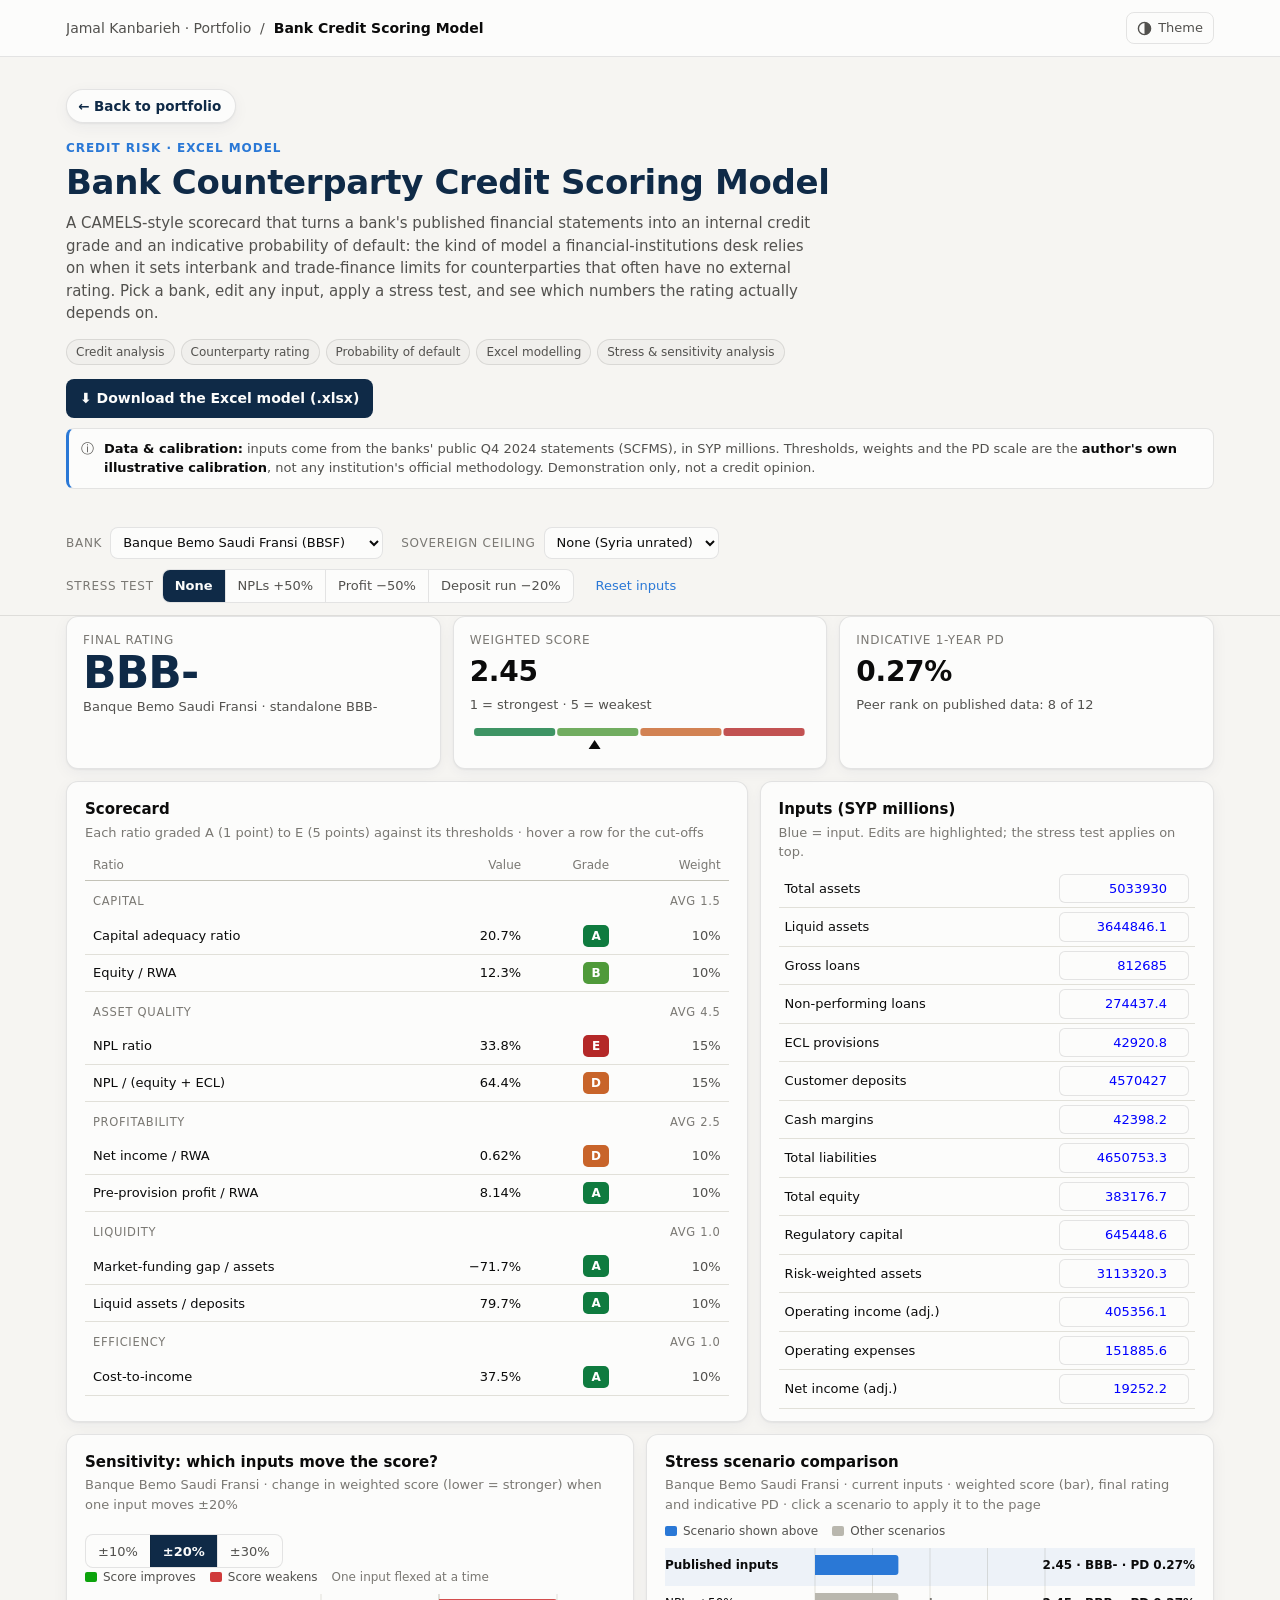
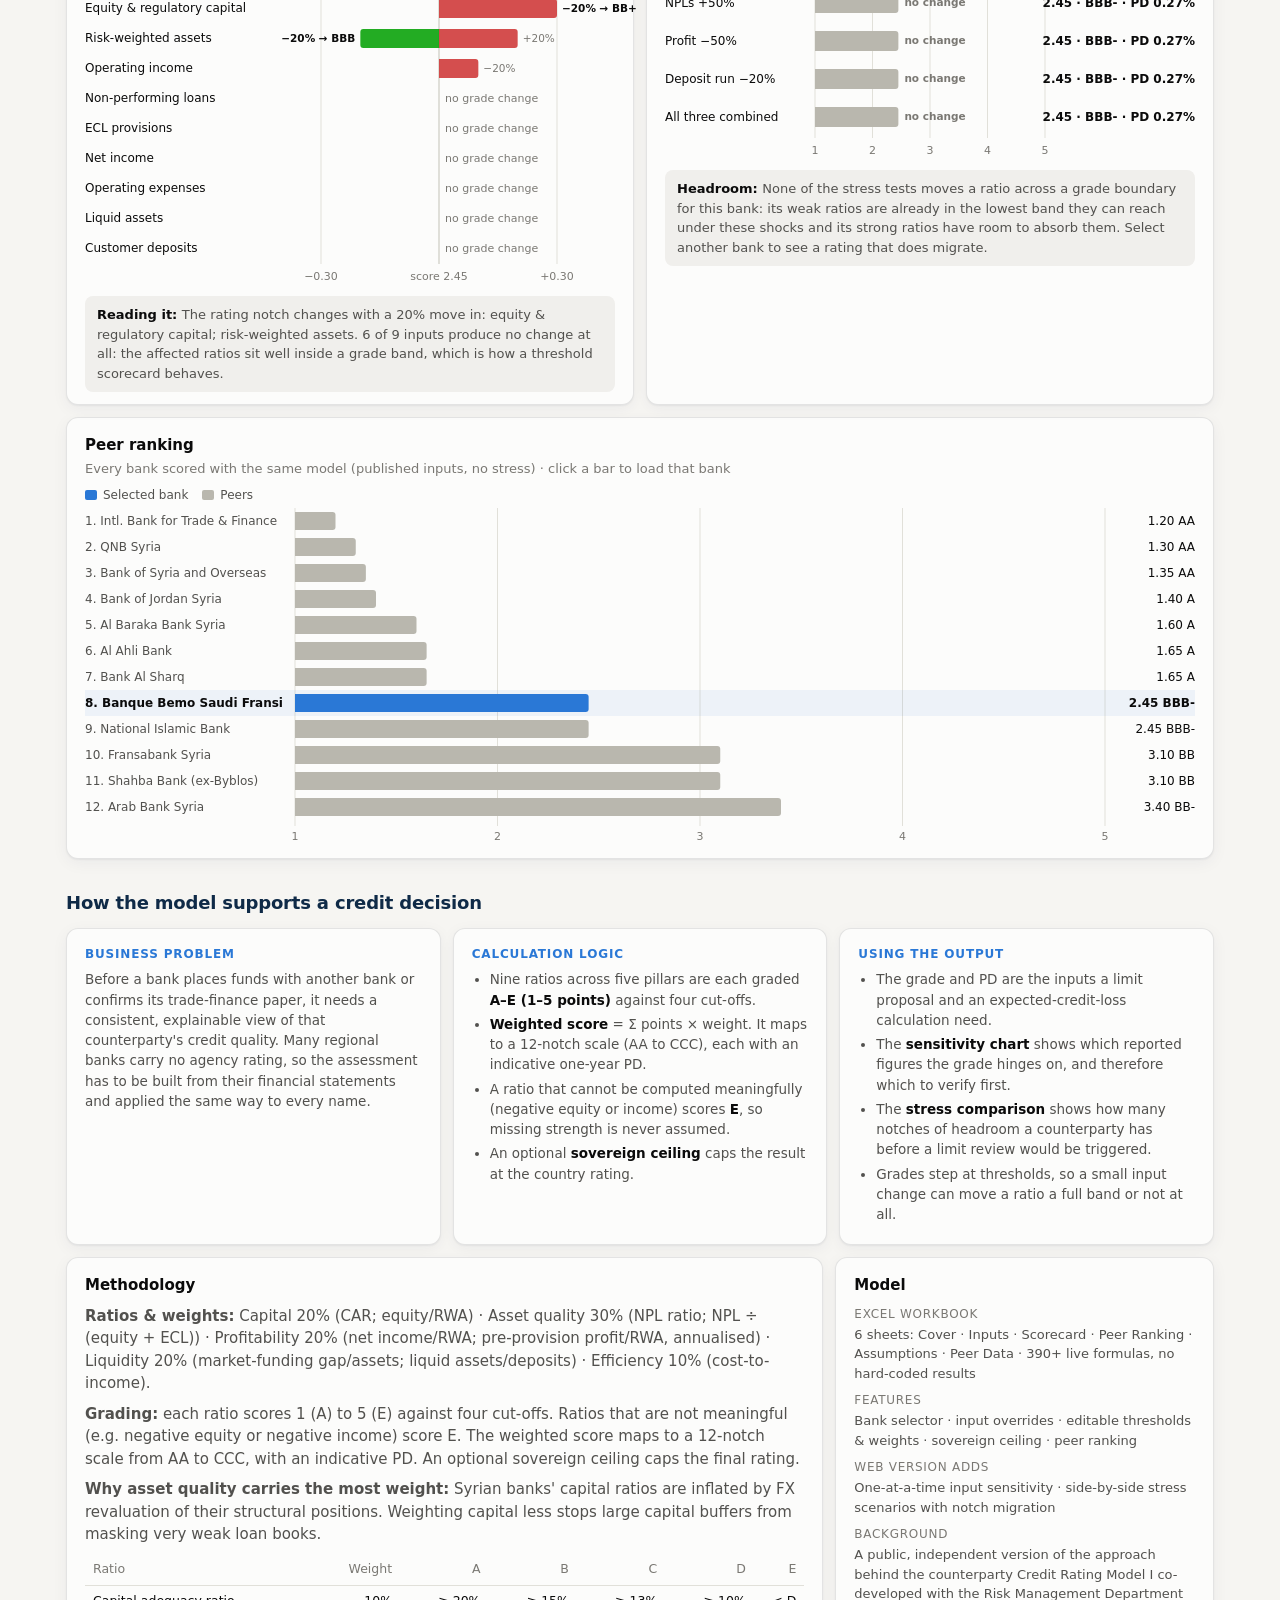
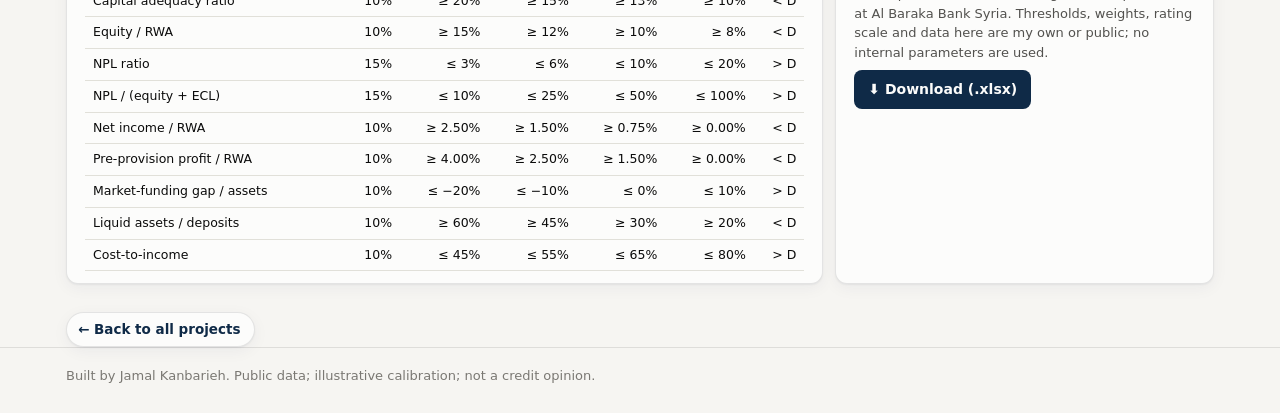
<file: projects/credit-scoring/index.html>
<!doctype html>
<html lang="en">
<head>
<meta charset="utf-8">
<meta name="viewport" content="width=device-width, initial-scale=1">
<title>Bank Credit Scoring Model</title>
<meta name="description" content="Interactive bank counterparty credit scoring model by Jamal Kanbarieh: CAMELS-style scorecard, internal rating and indicative PD, with a downloadable Excel model.">
<link rel="stylesheet" href="../../assets/site.css">
<style>
.inp{width:100%;border-collapse:collapse;font-size:13px;font-variant-numeric:tabular-nums}
.inp td{padding:4px 6px;border-bottom:1px solid var(--grid)}
.inp td:last-child{text-align:right}
.inp input{width:130px;max-width:100%;text-align:right;font:inherit;font-size:13px;border:1px solid var(--ring);border-radius:6px;padding:4px 6px;background:var(--surface);color:#0000ff}
:root[data-theme="dark"] .inp input{color:#7fa8ff}
@media (prefers-color-scheme:dark){:root:where(:not([data-theme="light"])) .inp input{color:#7fa8ff}}
.inp input.chg{background:#ffff0033;border-color:#c98500}
.res{display:grid;grid-template-columns:repeat(3,minmax(0,1fr));gap:12px}
.big{font-size:44px;font-weight:700;letter-spacing:-.02em;color:var(--navy);line-height:1.1}
.g{display:inline-flex;align-items:center;justify-content:center;width:26px;height:22px;border-radius:5px;font-weight:700;font-size:12px;color:#fff}
.gA{background:#0f7b3f}.gB{background:#4f9a3a}.gC{background:#9a8a1f}.gD{background:#c8642a}.gE{background:#b42828}
.dl{display:inline-flex;align-items:center;gap:8px;background:var(--navy);color:var(--surface);text-decoration:none;font-weight:600;font-size:14px;padding:9px 14px;border-radius:8px;margin-top:8px}
.th{width:100%;border-collapse:collapse;font-size:12.5px;font-variant-numeric:tabular-nums}
.th th,.th td{padding:6px 8px;border-bottom:1px solid var(--grid);text-align:right;white-space:nowrap}
.th th:first-child,.th td:first-child{text-align:left}
.th th{color:var(--muted);font-weight:500}
@media (max-width:860px){.res{grid-template-columns:minmax(0,1fr)}}
</style>
</head>
<body>
<header class="top"><div class="wrap">
  <div class="crumb"><a href="../../index.html">Jamal Kanbarieh · Portfolio</a> &nbsp;/&nbsp; <b>Bank Credit Scoring Model</b></div>
  <button class="themebtn" id="themeBtn" type="button" aria-label="Toggle dark mode"><svg viewBox="0 0 16 16" aria-hidden="true"><circle cx="8" cy="8" r="6.5" fill="none" stroke="currentColor" stroke-width="1.5"/><path d="M8 1.5a6.5 6.5 0 0 1 0 13z" fill="currentColor"/></svg> Theme</button>
</div></header>

<div class="wrap hero">
  <a class="backbtn" href="../../index.html">← Back to portfolio</a>
  <p class="eyebrow">Credit risk · Excel model</p>
  <h1>Bank Counterparty Credit Scoring Model</h1>
  <p class="lede">A CAMELS-style scorecard that turns a bank's published financial statements into an internal credit grade and an indicative probability of default: the kind of model a financial-institutions desk relies on when it sets interbank and trade-finance limits for counterparties that often have no external rating. Pick a bank, edit any input, apply a stress test, and see which numbers the rating actually depends on.</p>
  <ul class="tags"><li>Credit analysis</li><li>Counterparty rating</li><li>Probability of default</li><li>Excel modelling</li><li>Stress &amp; sensitivity analysis</li></ul>
  <a class="dl" href="Bank_Credit_Scoring_Model.xlsx" download>⬇ Download the Excel model (.xlsx)</a>
  <div class="note info" role="note"><span aria-hidden="true">ⓘ</span><div><strong>Data &amp; calibration:</strong> inputs come from the banks' public Q4 2024 statements (SCFMS), in SYP millions. Thresholds, weights and the PD scale are the <strong>author's own illustrative calibration</strong>, not any institution's official methodology. Demonstration only, not a credit opinion.</div></div>
</div>

<div class="filters" role="region" aria-label="Controls"><div class="wrap">
  <div class="fgroup"><label class="flabel" for="bankSel">Bank</label><select id="bankSel"></select></div>
  <div class="fgroup"><label class="flabel" for="ceilSel">Sovereign ceiling</label><select id="ceilSel"></select></div>
  <div class="fgroup"><span class="flabel">Stress test</span><div class="seg" id="stressSeg"><button type="button" data-v="0">None</button><button type="button" data-v="1">NPLs +50%</button><button type="button" data-v="2">Profit −50%</button><button type="button" data-v="3">Deposit run −20%</button></div></div>
  <button class="reset" id="resetBtn" type="button">Reset inputs</button>
</div></div>

<main class="wrap">
  <div class="res">
    <div class="card kpi"><div class="k">Final rating</div><div class="big" id="rating">—</div><div class="s" id="ratingSub"></div></div>
    <div class="card kpi"><div class="k">Weighted score</div><div class="v" id="score">—</div><div class="s">1 = strongest · 5 = weakest</div><div class="chart" id="gauge" style="margin-top:6px"></div></div>
    <div class="card kpi"><div class="k">Indicative 1-year PD</div><div class="v" id="pd">—</div><div class="s" id="rankSub"></div></div>
  </div>

  <div class="grid32">
    <div class="card panel">
      <h2>Scorecard</h2>
      <p class="sub">Each ratio graded A (1 point) to E (5 points) against its thresholds · hover a row for the cut-offs</p>
      <div class="tablewrap"><table class="sc" id="sc"></table></div>
    </div>
    <div class="card panel">
      <h2>Inputs (SYP millions)</h2>
      <p class="sub">Blue = input. Edits are highlighted; the stress test applies on top.</p>
      <div class="tablewrap"><table class="inp" id="inp"></table></div>
    </div>
  </div>

  <div class="grid2">
    <div class="card panel">
      <div class="panelhead"><div><h2>Sensitivity: which inputs move the score?</h2><p class="sub" id="torSub"></p></div>
        <div class="seg" id="shockSeg"><button type="button" data-v="0.1">±10%</button><button type="button" data-v="0.2">±20%</button><button type="button" data-v="0.3">±30%</button></div></div>
      <div class="legend"><span><i class="sw" style="background:var(--good)"></i>Score improves</span><span><i class="sw" style="background:var(--bad)"></i>Score weakens</span><span style="color:var(--muted)">One input flexed at a time</span></div>
      <div class="chart" id="tor"></div>
      <div class="read" id="torRead"></div>
    </div>
    <div class="card panel">
      <h2>Stress scenario comparison</h2>
      <p class="sub" id="scnSub"></p>
      <div class="legend"><span><i class="sw" style="background:var(--actual)"></i>Scenario shown above</span><span><i class="sw" style="background:var(--budget)"></i>Other scenarios</span></div>
      <div class="chart" id="scn"></div>
      <div class="read" id="scnRead"></div>
    </div>
  </div>

  <div class="card panel full">
    <h2>Peer ranking</h2>
    <p class="sub">Every bank scored with the same model (published inputs, no stress) · click a bar to load that bank</p>
    <div class="legend"><span><i class="sw" style="background:var(--actual)"></i>Selected bank</span><span><i class="sw" style="background:var(--budget)"></i>Peers</span></div>
    <div class="chart" id="peer"></div>
  </div>

  <h2 class="sechead">How the model supports a credit decision</h2>
  <div class="story">
    <div class="card"><h3>Business problem</h3><p>Before a bank places funds with another bank or confirms its trade-finance paper, it needs a consistent, explainable view of that counterparty's credit quality. Many regional banks carry no agency rating, so the assessment has to be built from their financial statements and applied the same way to every name.</p></div>
    <div class="card"><h3>Calculation logic</h3><ul>
      <li>Nine ratios across five pillars are each graded <b>A–E (1–5 points)</b> against four cut-offs.</li>
      <li><b>Weighted score</b> = Σ points × weight. It maps to a 12-notch scale (AA to CCC), each with an indicative one-year PD.</li>
      <li>A ratio that cannot be computed meaningfully (negative equity or income) scores <b>E</b>, so missing strength is never assumed.</li>
      <li>An optional <b>sovereign ceiling</b> caps the result at the country rating.</li></ul></div>
    <div class="card"><h3>Using the output</h3><ul>
      <li>The grade and PD are the inputs a limit proposal and an expected-credit-loss calculation need.</li>
      <li>The <b>sensitivity chart</b> shows which reported figures the grade hinges on, and therefore which to verify first.</li>
      <li>The <b>stress comparison</b> shows how many notches of headroom a counterparty has before a limit review would be triggered.</li>
      <li>Grades step at thresholds, so a small input change can move a ratio a full band or not at all.</li></ul></div>
  </div>

  <section class="about">
    <div class="card panel">
      <h2>Methodology</h2>
      <p><b>Ratios &amp; weights:</b> Capital 20% (CAR; equity/RWA) · Asset quality 30% (NPL ratio; NPL ÷ (equity + ECL)) · Profitability 20% (net income/RWA; pre-provision profit/RWA, annualised) · Liquidity 20% (market-funding gap/assets; liquid assets/deposits) · Efficiency 10% (cost-to-income).</p>
      <p><b>Grading:</b> each ratio scores 1 (A) to 5 (E) against four cut-offs. Ratios that are not meaningful (e.g. negative equity or negative income) score E. The weighted score maps to a 12-notch scale from AA to CCC, with an indicative PD. An optional sovereign ceiling caps the final rating.</p>
      <p><b>Why asset quality carries the most weight:</b> Syrian banks' capital ratios are inflated by FX revaluation of their structural positions. Weighting capital less stops large capital buffers from masking very weak loan books.</p>
      <div class="tablewrap"><table class="th" id="thr"></table></div>
    </div>
    <div class="card panel">
      <h2>Model</h2>
      <dl>
        <dt>Excel workbook</dt><dd>6 sheets: Cover · Inputs · Scorecard · Peer Ranking · Assumptions · Peer Data · 390+ live formulas, no hard-coded results</dd>
        <dt>Features</dt><dd>Bank selector · input overrides · editable thresholds &amp; weights · sovereign ceiling · peer ranking</dd>
        <dt>Web version adds</dt><dd>One-at-a-time input sensitivity · side-by-side stress scenarios with notch migration</dd>
        <dt>Background</dt><dd>A public, independent version of the approach behind the counterparty Credit Rating Model I co-developed with the Risk Management Department at Al Baraka Bank Syria. Thresholds, weights, rating scale and data here are my own or public; no internal parameters are used.</dd>
      </dl>
      <a class="dl" href="Bank_Credit_Scoring_Model.xlsx" download>⬇ Download (.xlsx)</a>
    </div>
  </section>
  <a class="backbtn bottom" href="../../index.html">← Back to all projects</a>
</main>
<footer><div class="wrap">Built by Jamal Kanbarieh. Public data; illustrative calibration; not a credit opinion.</div></footer>

<script src="../../assets/common.js"></script>
<script>
const DATA = {"period":"Q4 2024","banks":[{"c":"BBSY","n":"Al Baraka Bank Syria","v":[7668807.0,6632735.3,845260.5,127750.0,164038.7,3661340.9,208814.6,6691306.7,977500.3,999926.5,2034543.2,344745.3,150456.3,103849.9]},{"c":"BBSF","n":"Banque Bemo Saudi Fransi","v":[5033930.0,3644846.1,812685.0,274437.4,42920.8,4570427.0,42398.2,4650753.3,383176.7,645448.6,3113320.3,405356.1,151885.6,19252.2]},{"c":"QNBS","n":"QNB Syria","v":[3517320.5,552230.0,175731.0,0.0,867.5,853242.3,19594.8,1142094.5,2375225.9,2374047.7,1150082.8,132974.7,63692.0,64696.2]},{"c":"BSO","n":"Bank of Syria and Overseas","v":[2657559.3,1858973.5,80257.4,2569.5,2242.0,1782123.8,24819.2,1933105.7,724453.6,725748.2,1907611.2,134207.1,69976.2,48145.6]},{"c":"IBTF","n":"Intl. Bank for Trade & Finance","v":[2404968.2,1593534.8,136945.7,844.8,2076.5,1431359.7,37361.7,1687208.7,717759.5,725067.4,1231736.1,98906.8,50622.1,39856.3]},{"c":"ATB","n":"Al Ahli Bank","v":[2176177.8,1327185.3,246990.5,7855.9,4427.3,952153.6,11733.2,1439284.1,736893.7,522390.3,1481617.9,109298.4,64921.7,17340.2]},{"c":"FSBS","n":"Fransabank Syria","v":[1639681.7,1294231.3,383567.6,190899.8,115830.2,727640.5,22067.6,1028057.4,611624.3,604305.5,1112791.3,28992.7,46686.2,-28062.0]},{"c":"ARBS","n":"Arab Bank Syria","v":[1534874.8,449728.5,1537825.2,1448683.1,338348.8,698597.5,5737.9,808328.8,726546.0,730496.4,1589662.8,53402.3,60889.7,-7422.8]},{"c":"BBS","n":"Shahba Bank (ex-Byblos)","v":[1368535.9,1108496.7,501496.2,387691.9,87136.4,403504.7,18946.6,578870.1,789665.8,693459.6,1360541.2,21853.5,43756.6,-47270.5]},{"c":"BOJS","n":"Bank of Jordan Syria","v":[1352659.0,970837.6,233931.6,16136.6,16539.6,801597.5,45981.6,977468.8,375190.2,382749.6,285127.4,51992.2,24476.1,10370.3]},{"c":"Shrq","n":"Bank Al Sharq","v":[1174271.4,965630.5,152359.3,20789.6,7740.9,614768.3,40616.6,724748.1,449523.3,431827.8,326038.6,56195.4,35305.4,16630.7]},{"c":"NIB","n":"National Islamic Bank","v":[987400.7,804479.4,150497.4,22390.2,5095.6,795246.5,48422.3,908648.6,78752.1,70389.6,72189.3,44685.1,38565.3,431.0]}]};
const ITEMS = ["Total assets", "Liquid assets", "Gross loans", "Non-performing loans", "ECL provisions", "Customer deposits", "Cash margins", "Total liabilities", "Total equity", "Regulatory capital", "Risk-weighted assets", "Operating income (adj.)", "Operating expenses", "Net income (adj.)"];
const RAT = [
  ["Capital adequacy ratio", "Capital", "H", [.20, .15, .125, .10], .10, v => v[10] > 0 ? v[9] / v[10] : null],
  ["Equity / RWA", "Capital", "H", [.15, .12, .10, .08], .10, v => v[10] > 0 ? v[8] / v[10] : null],
  ["NPL ratio", "Asset quality", "L", [.03, .06, .10, .20], .15, v => v[2] > 0 ? v[3] / v[2] : null],
  ["NPL / (equity + ECL)", "Asset quality", "L", [.10, .25, .50, 1.0], .15, v => (v[8] + v[4]) > 0 ? v[3] / (v[8] + v[4]) : null],
  ["Net income / RWA", "Profitability", "H", [.025, .015, .0075, 0], .10, v => v[10] > 0 ? v[13] / v[10] : null],
  ["Pre-provision profit / RWA", "Profitability", "H", [.04, .025, .015, 0], .10, v => v[10] > 0 ? (v[11] - v[12]) / v[10] : null],
  ["Market-funding gap / assets", "Liquidity", "L", [-.20, -.10, 0, .10], .10, v => v[0] > 0 ? (v[7] - v[5] - v[6] - v[1]) / v[0] : null],
  ["Liquid assets / deposits", "Liquidity", "H", [.60, .45, .30, .20], .10, v => v[5] > 0 ? v[1] / v[5] : null],
  ["Cost-to-income", "Efficiency", "L", [.45, .55, .65, .80], .10, v => v[11] > 0 ? v[12] / v[11] : null],
];
const SCALE = [[1.0, "AA", .0003], [1.4, "A", .0006], [1.8, "BBB+", .0010], [2.1, "BBB", .0017], [2.4, "BBB-", .0027], [2.7, "BB+", .0045], [3.0, "BB", .0075], [3.3, "BB-", .013], [3.6, "B+", .022], [3.9, "B", .038], [4.2, "B-", .065], [4.5, "CCC", .25]];
const state = { bank: "BBSF", vals: null, stress: "0", ceil: "None", shock: "0.2" };

function pts(r, x) { if (x == null || !isFinite(x)) return 5; const [a, b, c, d] = r[3]; if (r[2] === "H") return x >= a ? 1 : x >= b ? 2 : x >= c ? 3 : x >= d ? 4 : 5; return x <= a ? 1 : x <= b ? 2 : x <= c ? 3 : x <= d ? 4 : 5; }
function applyStress(v, codes) { v = v.slice(); if (codes.includes("1")) { v[3] *= 1.5; } if (codes.includes("2")) { const cut = Math.abs(v[13]) * .5; v[13] -= cut; v[11] -= cut; } if (codes.includes("3")) { const out = v[5] * .2; v[5] -= out; v[1] -= out; v[7] -= out; v[0] -= out; } return v; }
function stressed(v) { return applyStress(v, state.stress === "0" ? "" : state.stress); }
const notch = s => { let k = 0; SCALE.forEach((g, i) => { if (s >= g[0] - 1e-9) k = i; }); return k; };
function score(v) { const rows = RAT.map(r => { const x = r[5](v); const p = pts(r, x); return { r, x, p, w: r[4] }; }); const s = rows.reduce((t, o) => t + o.p * o.w, 0); let k = 0; SCALE.forEach((g, i) => { if (s >= g[0] - 1e-9) k = i; }); return { rows, s, k }; }
function finalIdx(k) { if (state.ceil === "None") return k; const c = SCALE.findIndex(g => g[1] === state.ceil); return Math.max(k, c); }
const bank = c => DATA.banks.find(b => b.c === c);
const fmtR = (i, x) => x == null ? "n.m." : pctP(x, i === 4 || i === 5 ? 2 : 1);

function build() {
  const bs = $("bankSel"); DATA.banks.forEach(b => bs.appendChild(h("option", { value: b.c, text: `${b.n} (${b.c})` })));
  bs.onchange = () => { state.bank = bs.value; state.vals = null; render(); };
  const cs = $("ceilSel"); ["None", ...SCALE.map(g => g[1])].forEach(x => cs.appendChild(h("option", { value: x, text: x === "None" ? "None (Syria unrated)" : x })));
  cs.onchange = () => { state.ceil = cs.value; render(); };
  segBind("stressSeg", null, v => state.stress = v, render); segBind("shockSeg", null, v => state.shock = v, render);
  $("resetBtn").onclick = () => { state.vals = null; state.stress = "0"; state.ceil = "None"; state.shock = "0.2"; render(); };
  const t = $("thr"); t.appendChild(h("thead", {}, h("tr", {}, ...["Ratio", "Weight", "A", "B", "C", "D", "E"].map(x => h("th", { text: x })))));
  const tb = h("tbody"); RAT.forEach((r, i) => { const s = r[2] === "H" ? "≥ " : "≤ "; tb.appendChild(h("tr", {}, h("td", { text: r[0] }), h("td", { text: pctP(r[4], 0) }), ...r[3].map(c => h("td", { text: s + pctP(c, i === 4 || i === 5 ? 2 : 0) })), h("td", { text: r[2] === "H" ? "< D" : "> D" }))); }); t.appendChild(tb);
  initTheme(render);
}
function renderInputs() {
  const b = bank(state.bank), t = $("inp"); t.replaceChildren();
  ITEMS.forEach((lab, i) => {
    const inp = h("input", { type: "number", step: "any", inputmode: "decimal", value: String(state.vals[i]), "aria-label": lab });
    if (state.vals[i] !== b.v[i]) inp.classList.add("chg");
    inp.addEventListener("change", () => { const v = parseFloat(inp.value); state.vals[i] = isFinite(v) ? v : b.v[i]; render(); });
    t.appendChild(h("tr", {}, h("td", { text: lab }), h("td", {}, inp)));
  });
}
function render() {
  segSync("stressSeg", state.stress); $("bankSel").value = state.bank; $("ceilSel").value = state.ceil;
  const b = bank(state.bank); if (!state.vals) state.vals = b.v.slice();
  const R = score(stressed(state.vals)), fi = finalIdx(R.k), g = SCALE[fi];
  $("rating").textContent = g[1];
  $("ratingSub").textContent = `${b.n} · standalone ${SCALE[R.k][1]}${fi !== R.k ? " · capped by sovereign ceiling" : ""}${state.stress !== "0" ? " · stressed" : ""}`;
  $("score").textContent = R.s.toFixed(2); $("pd").textContent = pctP(g[2], 2);
  const peers = DATA.banks.map(x => ({ c: x.c, n: x.n, s: score(x.v).s })).sort((a, c) => a.s - c.s);
  $("rankSub").textContent = `Peer rank on published data: ${peers.findIndex(p => p.c === b.c) + 1} of ${peers.length}`;
  // gauge
  const gb = $("gauge"); gb.replaceChildren(); const W = Math.max(200, gb.clientWidth), H = 34, sx = v => 4 + (W - 8) * (v - 1) / 4;
  const svg = el("svg", { viewBox: `0 0 ${W} ${H}`, role: "img", "aria-label": "Score position" }, gb);
  const cols = ["#0f7b3f", "#4f9a3a", "#9a8a1f", "#c8642a", "#b42828"]; for (let i = 0; i < 4; i++) el("rect", { x: sx(1 + i), y: 8, width: sx(2) - sx(1) - 2, height: 8, rx: 3, fill: cols[i + (i > 1 ? 1 : 0)], opacity: .8 }, svg);
  el("path", { d: `M${sx(R.s)},20 l-6,9 h12 z`, fill: "var(--ink)" }, svg);
  // scorecard
  const t = $("sc"); t.replaceChildren(h("thead", {}, h("tr", {}, ...["Ratio", "Value", "Grade", "Weight"].map(x => h("th", { text: x })))));
  const tb = h("tbody"); let cat;
  R.rows.forEach((o, i) => {
    if (o.r[1] !== cat) { cat = o.r[1]; const cp = R.rows.filter(x => x.r[1] === cat), avg = cp.reduce((s, x) => s + x.p * x.w, 0) / cp.reduce((s, x) => s + x.w, 0); tb.appendChild(h("tr", { class: "grp" }, h("td", { colspan: 3, text: cat }), h("td", { text: "avg " + avg.toFixed(1) }))); }
    const L = "ABCDE"[o.p - 1], tr = h("tr", { tabindex: 0 }, h("td", { text: o.r[0] }), h("td", { text: fmtR(i, o.x) }), h("td", {}, h("span", { class: "g g" + L, text: L })), h("td", { class: "rank", text: pctP(o.w, 0) }));
    bindTip(tr, () => [o.r[0], [{ label: "Value", value: fmtR(i, o.x) }, ...o.r[3].map((c, j) => ({ label: `${"ABCD"[j]} if ${o.r[2] === "H" ? "≥" : "≤"}`, value: fmtR(i, c) })), { label: "Points", value: `${o.p} × ${pctP(o.w, 0)} = ${(o.p * o.w).toFixed(2)}` }]]);
    tb.appendChild(tr);
  });
  t.appendChild(tb);
  renderInputs();
  // peer chart
  const pb = $("peer"); pb.replaceChildren(); const PW = Math.max(300, pb.clientWidth), narrow = PW < 560, lw = narrow ? 50 : 210, rowH = 26, PH = peers.length * rowH + 26;
  const ps = el("svg", { viewBox: `0 0 ${PW} ${PH}`, role: "img", "aria-label": "Peer scores" }, pb); const px = v => lw + (PW - lw - 90) * (v - 1) / 4;
  for (const t of [1, 2, 3, 4, 5]) { el("line", { x1: px(t), x2: px(t), y1: 0, y2: PH - 20, stroke: "var(--grid)" }, ps); txt(ps, px(t), PH - 6, String(t), { "text-anchor": "middle", fill: "var(--muted)", "font-size": 11 }); }
  peers.forEach((p, i) => {
    const y = i * rowH + 4, sel = p.c === b.c, k = (() => { let k = 0; SCALE.forEach((g, j) => { if (p.s >= g[0] - 1e-9) k = j; }); return k; })();
    const gg = el("g", { class: "hit", tabindex: 0, role: "button", "aria-label": `${p.n}: score ${p.s.toFixed(2)}, ${SCALE[k][1]}` }, ps);
    el("rect", { x: 0, y: y - 4, width: PW, height: rowH, fill: sel ? "var(--accent)" : "transparent", opacity: sel ? .07 : 1 }, gg);
    txt(gg, 0, y + 9, `${i + 1}. ${narrow ? p.c : p.n}`, { "dominant-baseline": "middle", fill: sel ? "var(--ink)" : "var(--ink-2)", "font-weight": sel ? 650 : 400 });
    el("path", { d: rr(px(1), y, px(p.s) - px(1), 18, 3), fill: sel ? "var(--actual)" : "var(--budget)", class: "mk gx", style: `animation-delay:${i * 20}ms` }, gg);
    txt(gg, PW, y + 9, `${p.s.toFixed(2)}  ${SCALE[k][1]}`, { "text-anchor": "end", "dominant-baseline": "middle", fill: "var(--ink)", "font-weight": sel ? 650 : 500 });
    onActivate(gg, () => { state.bank = p.c; state.vals = null; render(); });
  });
  renderTornado(); renderScenarios();
}
/* ---------- sensitivity: flex one input at a time ---------- */
const SENS = [[[3], "Non-performing loans"], [[4], "ECL provisions"], [[8, 9], "Equity & regulatory capital"], [[10], "Risk-weighted assets"], [[13], "Net income"], [[11], "Operating income"], [[12], "Operating expenses"], [[1], "Liquid assets"], [[5], "Customer deposits"]];
function renderTornado() {
  segSync("shockSeg", state.shock);
  const sh = +state.shock, base = stressed(state.vals), b0 = score(base), flex = (ix, k) => { const v = base.slice(); ix.forEach(i => v[i] *= k); return score(v); };
  const list = SENS.map(([ix, l]) => { const lo = flex(ix, 1 - sh), hi = flex(ix, 1 + sh); return { l, lo: lo.s - b0.s, hi: hi.s - b0.s, klo: lo.k, khi: hi.k }; }).sort((a, b) => Math.max(Math.abs(b.lo), Math.abs(b.hi)) - Math.max(Math.abs(a.lo), Math.abs(a.hi)));
  const box = $("tor"); box.replaceChildren(); const W = Math.max(300, box.clientWidth), narrow = W < 480, labelW = narrow ? 118 : 178, rowH = 30, top = 4, bottom = 22, H = top + rowH * list.length + bottom, pad = 58;
  const svg = el("svg", { viewBox: `0 0 ${W} ${H}`, role: "img", "aria-label": "Sensitivity of the weighted score to each input" }, box);
  const lim = Math.max(.2, ...list.flatMap(x => [Math.abs(x.lo), Math.abs(x.hi)])), cx = labelW + (W - labelW) / 2, half = (W - labelW) / 2 - pad, sx = v => cx + half * v / lim;
  for (const t of [-lim, 0, lim]) { el("line", { x1: sx(t), x2: sx(t), y1: top, y2: H - bottom, stroke: t === 0 ? "var(--axis)" : "var(--grid)" }, svg); txt(svg, sx(t), H - 6, t === 0 ? `score ${b0.s.toFixed(2)}` : (t > 0 ? "+" : "−") + Math.abs(t).toFixed(2), { "text-anchor": "middle", fill: "var(--muted)", "font-size": 11 }); }
  list.forEach((x, i) => {
    const y = top + i * rowH + 5, bh = rowH - 11, g = el("g", { class: "hit", tabindex: 0, "aria-label": `${x.l}: ${x.lo.toFixed(2)} to ${x.hi.toFixed(2)}` }, svg); el("rect", { x: 0, y: y - 5, width: W, height: rowH, fill: "transparent" }, g);
    txt(g, 0, y + bh / 2, x.l, { "dominant-baseline": "middle", "font-size": 12, fill: "var(--ink)" });
    if (Math.abs(x.lo) < 1e-9 && Math.abs(x.hi) < 1e-9) txt(g, cx + 6, y + bh / 2, "no grade change", { "dominant-baseline": "middle", "font-size": 11, fill: "var(--muted)" });
    for (const [v, tag, k] of [[x.lo, "−", x.klo], [x.hi, "+", x.khi]]) { if (Math.abs(v) < 1e-9) continue; const pos = v > 0; el("path", { d: pos ? rr(cx, y, sx(v) - cx, bh, 3) : rl(sx(v), y, cx - sx(v), bh, 3), fill: pos ? "var(--bad)" : "var(--good)", opacity: .9, class: "mk " + (pos ? "gx" : "gxr") }, g); txt(g, sx(v) + (pos ? 5 : -5), y + bh / 2, `${tag}${Math.round(sh * 100)}%${k !== b0.k ? " → " + SCALE[k][1] : ""}`, { "text-anchor": pos ? "start" : "end", "dominant-baseline": "middle", "font-size": 10.5, fill: k !== b0.k ? "var(--ink)" : "var(--muted)", "font-weight": k !== b0.k ? 650 : 400 }); }
    bindTip(g, () => [x.l, [{ label: `Input −${Math.round(sh * 100)}%`, value: `${(b0.s + x.lo).toFixed(2)} · ${SCALE[x.klo][1]}`, cls: x.lo < 0 ? "up" : x.lo > 0 ? "down" : "" }, { label: "Current", value: `${b0.s.toFixed(2)} · ${SCALE[b0.k][1]}` }, { label: `Input +${Math.round(sh * 100)}%`, value: `${(b0.s + x.hi).toFixed(2)} · ${SCALE[x.khi][1]}`, cls: x.hi < 0 ? "up" : x.hi > 0 ? "down" : "" }]]);
  });
  const mv = list.filter(x => x.klo !== b0.k || x.khi !== b0.k), flat = list.filter(x => Math.abs(x.lo) < 1e-9 && Math.abs(x.hi) < 1e-9);
  $("torSub").textContent = `${bank(state.bank).n} · change in weighted score (lower = stronger) when one input moves ±${Math.round(sh * 100)}%${state.stress !== "0" ? " · on top of the selected stress" : ""}`;
  $("torRead").replaceChildren(h("b", { text: "Reading it: " }), document.createTextNode((mv.length ? `The rating notch changes with a ${Math.round(sh * 100)}% move in: ${mv.slice(0, 3).map(x => x.l.toLowerCase()).join("; ")}. ` : `No single ${Math.round(sh * 100)}% move changes the rating notch, so the grade is stable to reporting noise of that size. `) + (flat.length ? `${flat.length} of ${list.length} inputs produce no change at all: the affected ratios sit well inside a grade band, which is how a threshold scorecard behaves.` : "Every input shifts at least one ratio across a grade boundary.")));
}
/* ---------- stress scenarios side by side ---------- */
function renderScenarios() {
  const S = [["", "Published inputs", "0"], ["1", "NPLs +50%", "1"], ["2", "Profit −50%", "2"], ["3", "Deposit run −20%", "3"], ["123", "All three combined", null]].map(([c, l, key]) => { const r = score(applyStress(state.vals, c)); return { l, key, s: r.s, k: r.k, f: finalIdx(r.k) }; });
  const box = $("scn"); box.replaceChildren(); const W = Math.max(300, box.clientWidth), narrow = W < 480, lw = narrow ? 112 : 150, vw = narrow ? 104 : 150, rowH = 38, top = 4, bottom = 22, H = top + rowH * S.length + bottom;
  const svg = el("svg", { viewBox: `0 0 ${W} ${H}`, role: "img", "aria-label": "Score and rating under each stress scenario" }, box), px = v => lw + (W - lw - vw) * (v - 1) / 4;
  for (const t of [1, 2, 3, 4, 5]) { el("line", { x1: px(t), x2: px(t), y1: top, y2: H - bottom, stroke: "var(--grid)" }, svg); txt(svg, px(t), H - 6, String(t), { "text-anchor": "middle", fill: "var(--muted)", "font-size": 11 }); }
  S.forEach((x, i) => {
    const y = top + i * rowH + 7, bh = 20, cur = x.key === state.stress, d = x.f - S[0].f;
    const g = el("g", Object.assign({ class: "hit", "aria-label": `${x.l}: score ${x.s.toFixed(2)}, ${SCALE[x.f][1]}` }, x.key != null ? { tabindex: 0, role: "button" } : {}), svg); el("rect", { x: 0, y: y - 7, width: W, height: rowH, fill: cur ? "var(--accent)" : "transparent", opacity: cur ? .07 : 1 }, g);
    txt(g, 0, y + bh / 2, x.l, { "dominant-baseline": "middle", "font-size": 12, fill: "var(--ink)", "font-weight": cur ? 650 : 400 });
    el("path", { d: rr(px(1), y, Math.max(2, px(x.s) - px(1)), bh, 3), fill: cur ? "var(--actual)" : "var(--budget)", class: "mk gx", style: `animation-delay:${i * 50}ms` }, g);
    txt(g, W, y + bh / 2 - (narrow ? 0 : 0), `${x.s.toFixed(2)} · ${SCALE[x.f][1]}${narrow ? "" : " · PD " + pctP(SCALE[x.f][2], 2)}`, { "text-anchor": "end", "dominant-baseline": "middle", "font-size": 12, fill: "var(--ink)", "font-weight": 650 });
    if (i) txt(g, px(x.s) + 6, y + bh / 2, d === 0 ? "no change" : `${d > 0 ? "▼" : "▲"} ${Math.abs(d)} notch${Math.abs(d) > 1 ? "es" : ""}`, { "dominant-baseline": "middle", "font-size": 10.5, fill: d > 0 ? "var(--bad-ink)" : d < 0 ? "var(--good-ink)" : "var(--muted)", "font-weight": 600 });
    bindTip(g, () => [x.l, [{ label: "Weighted score", value: x.s.toFixed(2) }, { label: "Rating", value: SCALE[x.f][1] + (x.f !== x.k ? " (capped)" : "") }, { label: "Indicative PD", value: pctP(SCALE[x.f][2], 2) }, ...(i ? [{ label: "vs published", value: d === 0 ? "no change" : `${Math.abs(d)} notch${Math.abs(d) > 1 ? "es" : ""} ${d > 0 ? "weaker" : "stronger"}`, cls: d > 0 ? "down" : d < 0 ? "up" : "" }, { label: "PD multiple", value: (SCALE[x.f][2] / SCALE[S[0].f][2]).toFixed(1) + "×" }] : [])]]);
    if (x.key != null) onActivate(g, () => { state.stress = x.key; render(); });
  });
  const single = S.slice(1, 4).sort((a, b) => b.s - a.s)[0], all = S[4], d1 = single.f - S[0].f, d2 = all.f - S[0].f;
  $("scnSub").textContent = `${bank(state.bank).n} · current inputs · weighted score (bar), final rating and indicative PD · click a scenario to apply it to the page`;
  $("scnRead").replaceChildren(h("b", { text: "Headroom: " }), document.createTextNode(S.every(x => Math.abs(x.s - S[0].s) < 1e-9) ? "None of the stress tests moves a ratio across a grade boundary for this bank: its weak ratios are already in the lowest band they can reach under these shocks and its strong ratios have room to absorb them. Select another bank to see a rating that does migrate." : `The most damaging single shock is ${single.l} (${d1 === 0 ? "no notch change" : d1 + " notch" + (d1 > 1 ? "es" : "") + " weaker"}, to ${SCALE[single.f][1]}). All three together take the rating from ${SCALE[S[0].f][1]} to ${SCALE[all.f][1]}` + (d2 ? `, raising the indicative PD from ${pctP(SCALE[S[0].f][2], 2)} to ${pctP(SCALE[all.f][2], 2)}.` : ", leaving the PD unchanged.") + " A counterparty that loses several notches under a plausible shock warrants a smaller or shorter-dated limit than its headline grade suggests."));
}
build(); render(); onResize(render);
</script>
<script src="../../assets/motion.js"></script>
</body>
</html>
</file>
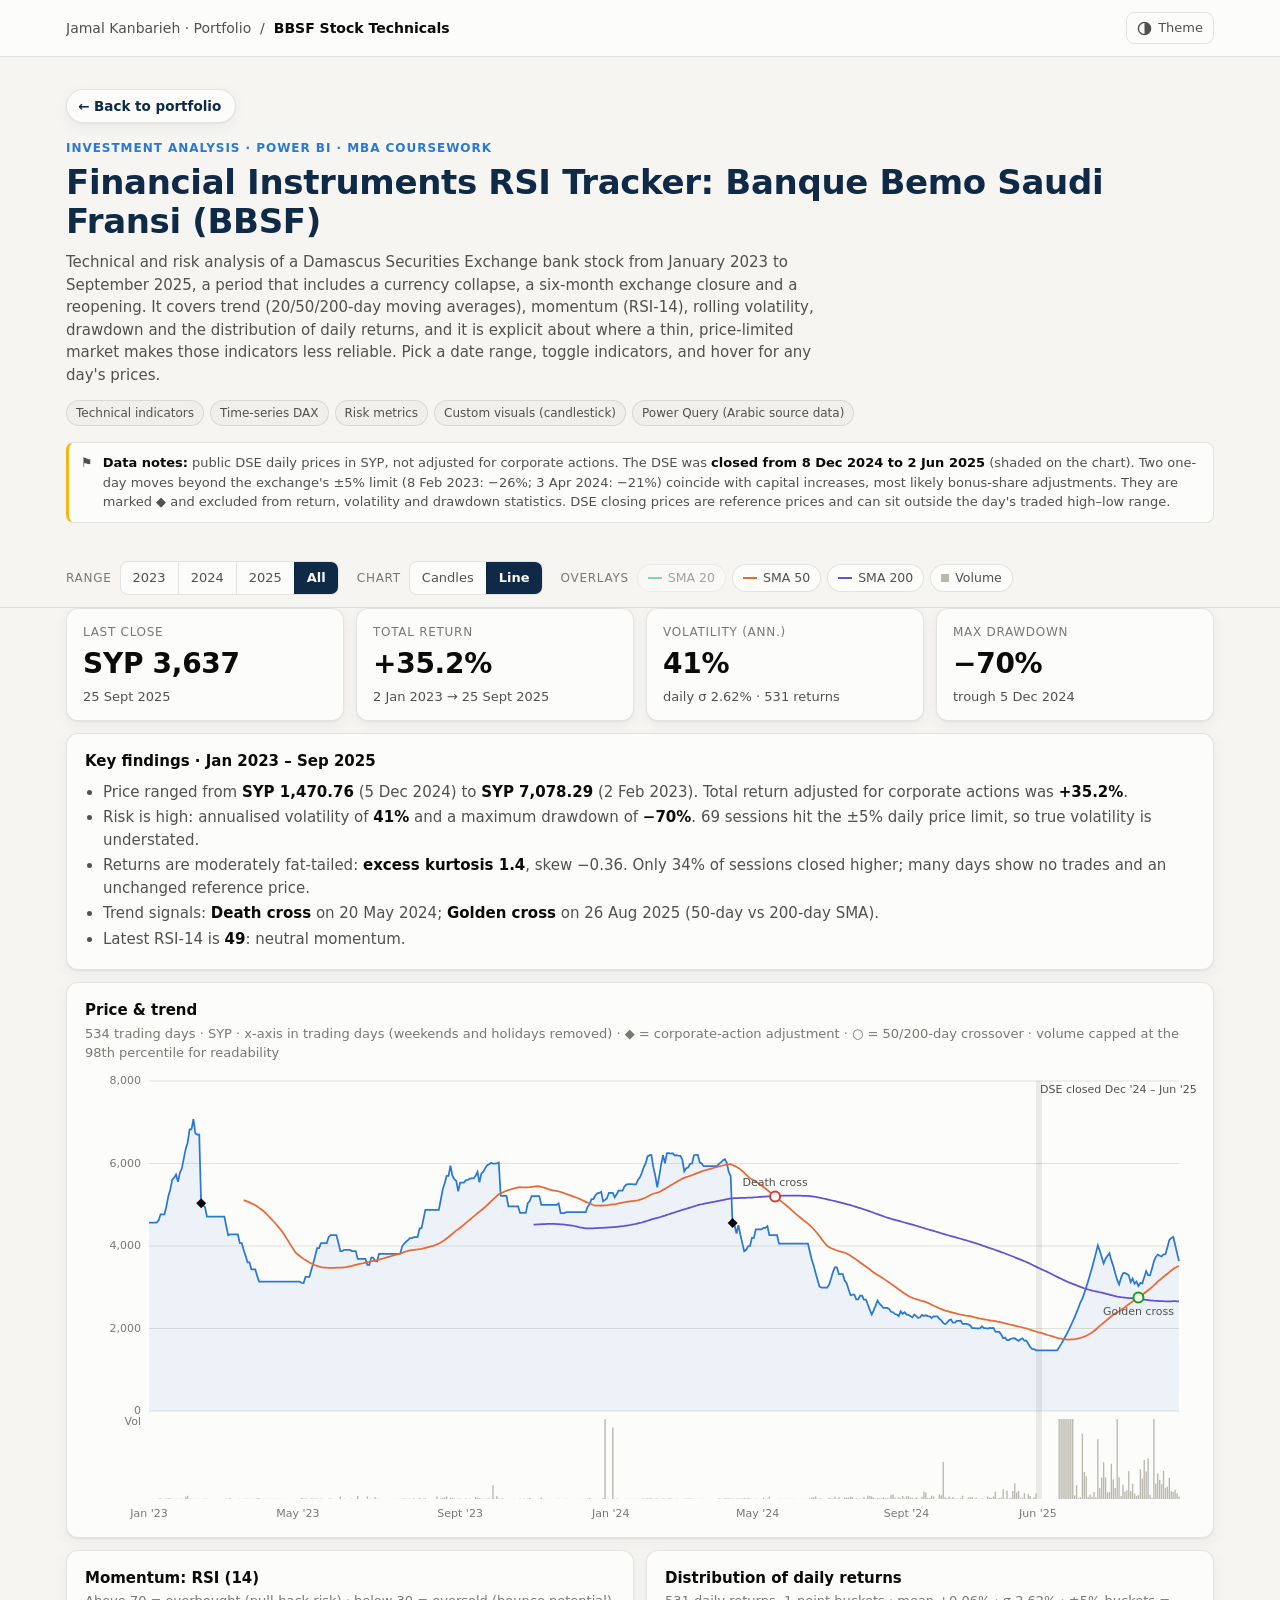
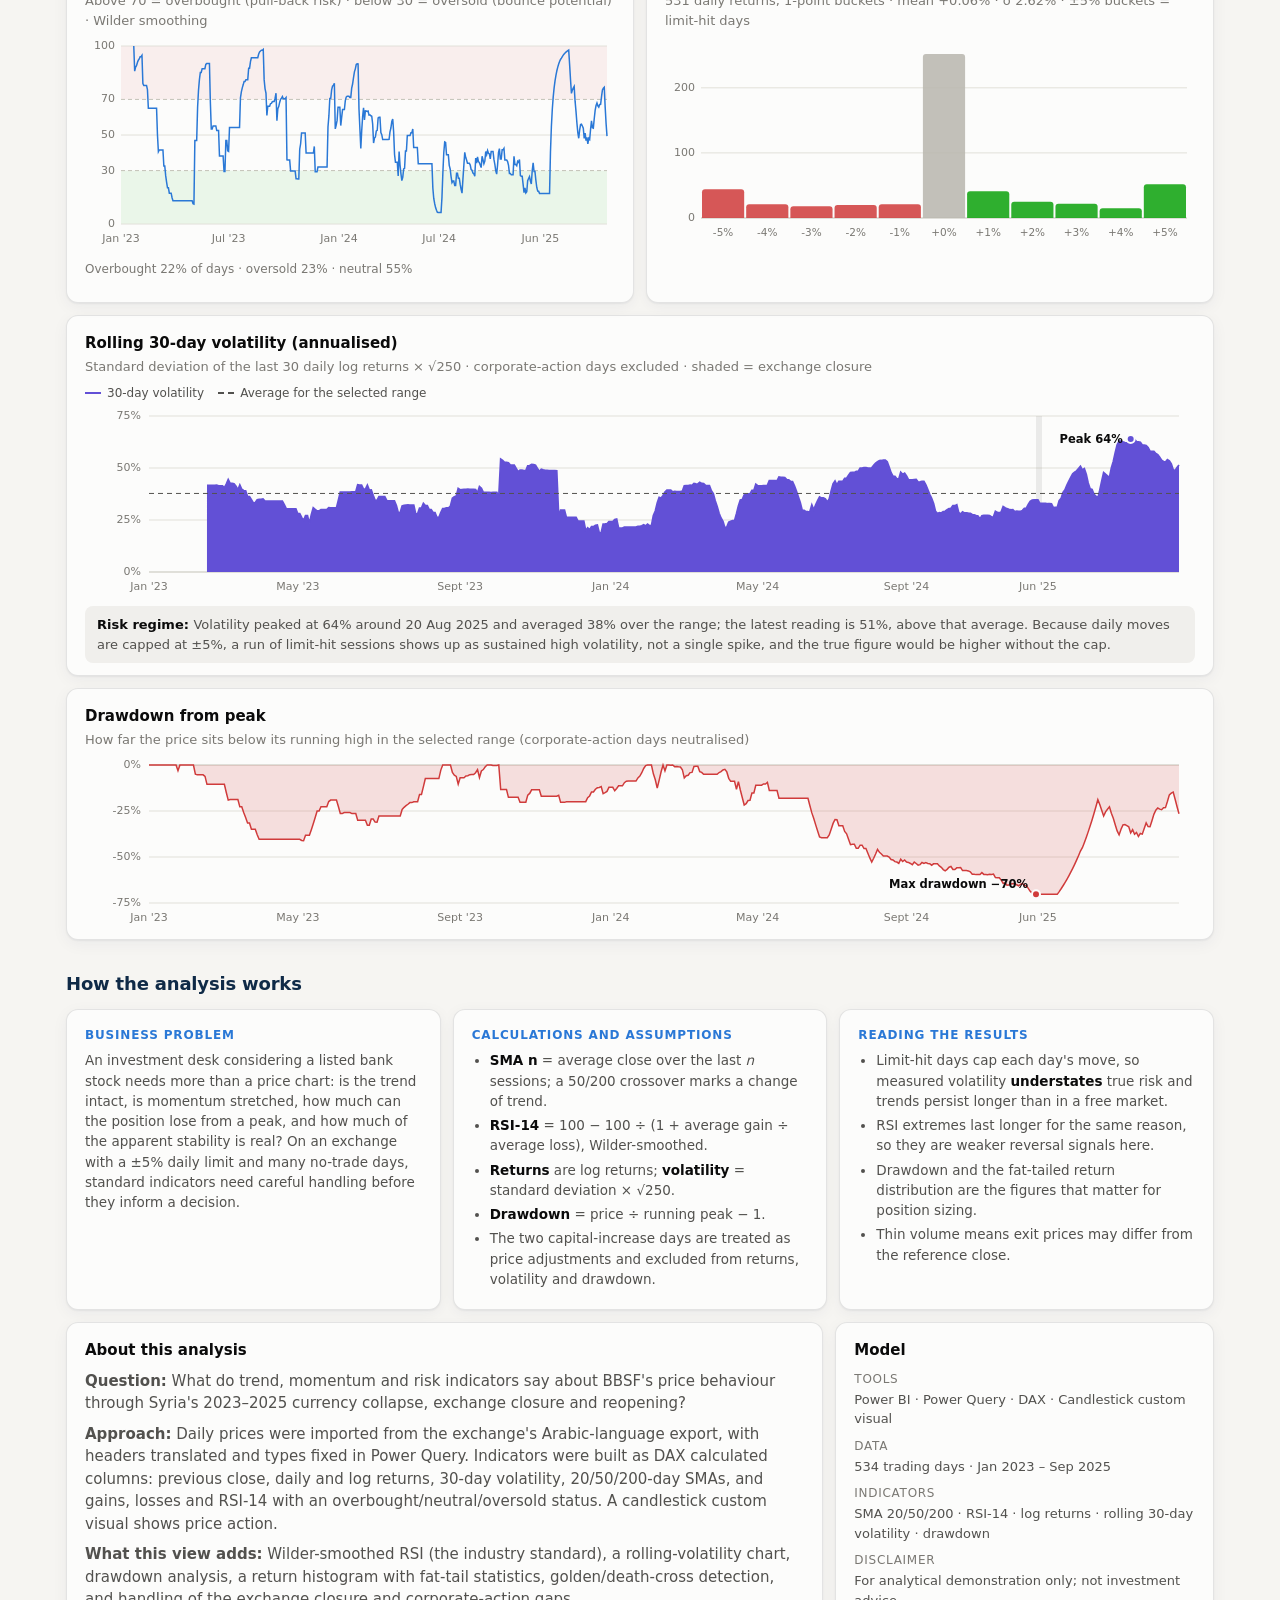
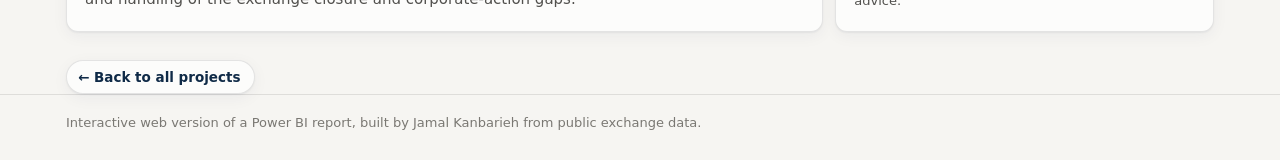
<file: projects/stock-technicals/index.html>
<!doctype html>
<html lang="en">
<head>
<meta charset="utf-8">
<meta name="viewport" content="width=device-width, initial-scale=1">
<title>BBSF Stock Technicals</title>
<meta name="description" content="Interactive technical analysis of Banque Bemo Saudi Fransi (DSE: BBSF), 2023–2025, by Jamal Kanbarieh: candlesticks, moving averages, RSI, volatility and drawdown.">
<link rel="stylesheet" href="../../assets/site.css">
<style>
:root{--sma50:#eb6834;--sma200:#6250d6;--sma20:#1baf7a;--up:#0ca30c;--dn:#d03b3b}
@media (prefers-color-scheme:dark){:root:where(:not([data-theme="light"])){--sma50:#d95926;--sma200:#9085e9;--sma20:#199e70;--dn:#e66767}}
:root[data-theme="dark"]{--sma50:#d95926;--sma200:#9085e9;--sma20:#199e70;--dn:#e66767}
.toggles{display:flex;gap:6px;flex-wrap:wrap}
.tg{border:1px solid var(--ring);background:var(--surface);color:var(--ink-2);border-radius:999px;font:inherit;font-size:12.5px;padding:3px 10px;cursor:pointer;display:inline-flex;align-items:center;gap:6px;min-height:28px}
.tg[aria-pressed="false"]{opacity:.5}
.tg i{width:14px;height:0;border-top:2px solid;display:inline-block}
.rsiz{font-size:12px;color:var(--muted)}
</style>
</head>
<body>
<header class="top"><div class="wrap">
  <div class="crumb"><a href="../../index.html">Jamal Kanbarieh · Portfolio</a> &nbsp;/&nbsp; <b>BBSF Stock Technicals</b></div>
  <button class="themebtn" id="themeBtn" type="button" aria-label="Toggle dark mode"><svg viewBox="0 0 16 16" aria-hidden="true"><circle cx="8" cy="8" r="6.5" fill="none" stroke="currentColor" stroke-width="1.5"/><path d="M8 1.5a6.5 6.5 0 0 1 0 13z" fill="currentColor"/></svg> Theme</button>
</div></header>

<div class="wrap hero">
  <a class="backbtn" href="../../index.html">← Back to portfolio</a>
  <p class="eyebrow">Investment analysis · Power BI · MBA coursework</p>
  <h1>Financial Instruments RSI Tracker: Banque Bemo Saudi Fransi (BBSF)</h1>
  <p class="lede">Technical and risk analysis of a Damascus Securities Exchange bank stock from January 2023 to September 2025, a period that includes a currency collapse, a six-month exchange closure and a reopening. It covers trend (20/50/200-day moving averages), momentum (RSI-14), rolling volatility, drawdown and the distribution of daily returns, and it is explicit about where a thin, price-limited market makes those indicators less reliable. Pick a date range, toggle indicators, and hover for any day's prices.</p>
  <ul class="tags"><li>Technical indicators</li><li>Time-series DAX</li><li>Risk metrics</li><li>Custom visuals (candlestick)</li><li>Power Query (Arabic source data)</li></ul>
  <div class="note" role="note"><span aria-hidden="true">⚑</span><div><strong>Data notes:</strong> public DSE daily prices in SYP, not adjusted for corporate actions. The DSE was <strong>closed from 8 Dec 2024 to 2 Jun 2025</strong> (shaded on the chart). Two one-day moves beyond the exchange's ±5% limit (8 Feb 2023: −26%; 3 Apr 2024: −21%) coincide with capital increases, most likely bonus-share adjustments. They are marked ◆ and excluded from return, volatility and drawdown statistics. DSE closing prices are reference prices and can sit outside the day's traded high–low range.</div></div>
</div>

<div class="filters" role="region" aria-label="Filters"><div class="wrap">
  <div class="fgroup"><span class="flabel">Range</span><div class="seg" id="rangeSeg"><button type="button" data-v="2023">2023</button><button type="button" data-v="2024">2024</button><button type="button" data-v="2025">2025</button><button type="button" data-v="all">All</button></div></div>
  <div class="fgroup"><span class="flabel">Chart</span><div class="seg" id="typeSeg"><button type="button" data-v="candle">Candles</button><button type="button" data-v="line">Line</button></div></div>
  <div class="fgroup"><span class="flabel">Overlays</span><div class="toggles" id="ovl"></div></div>
</div></div>

<main class="wrap">
  <div class="kpis" id="kpis"></div>
  <div class="card insights"><h2 id="insTitle">Key findings</h2><ul id="ins"></ul></div>

  <div class="card panel full">
    <h2>Price &amp; trend</h2>
    <p class="sub" id="pxSub"></p>
    <div class="chart" id="px"></div>
  </div>

  <div class="grid2">
    <div class="card panel">
      <h2>Momentum: RSI (14)</h2>
      <p class="sub">Above 70 = overbought (pull-back risk) · below 30 = oversold (bounce potential) · Wilder smoothing</p>
      <div class="chart" id="rsi"></div>
      <p class="rsiz" id="rsiStats"></p>
    </div>
    <div class="card panel">
      <h2>Distribution of daily returns</h2>
      <p class="sub" id="histSub"></p>
      <div class="chart" id="hist"></div>
    </div>
  </div>

  <div class="card panel full">
    <h2>Rolling 30-day volatility (annualised)</h2>
    <p class="sub" id="volSub"></p>
    <div class="legend"><span><i class="ln" style="border-color:var(--sma200)"></i>30-day volatility</span><span><i class="ln dash" style="border-color:var(--ink-2)"></i>Average for the selected range</span></div>
    <div class="chart" id="vol"></div>
    <div class="read" id="volRead"></div>
  </div>

  <div class="card panel full">
    <h2>Drawdown from peak</h2>
    <p class="sub">How far the price sits below its running high in the selected range (corporate-action days neutralised)</p>
    <div class="chart" id="dd"></div>
  </div>

  <h2 class="sechead">How the analysis works</h2>
  <div class="story">
    <div class="card"><h3>Business problem</h3><p>An investment desk considering a listed bank stock needs more than a price chart: is the trend intact, is momentum stretched, how much can the position lose from a peak, and how much of the apparent stability is real? On an exchange with a ±5% daily limit and many no-trade days, standard indicators need careful handling before they inform a decision.</p></div>
    <div class="card"><h3>Calculations and assumptions</h3><ul>
      <li><b>SMA n</b> = average close over the last <i>n</i> sessions; a 50/200 crossover marks a change of trend.</li>
      <li><b>RSI-14</b> = 100 − 100 ÷ (1 + average gain ÷ average loss), Wilder-smoothed.</li>
      <li><b>Returns</b> are log returns; <b>volatility</b> = standard deviation × √250.</li>
      <li><b>Drawdown</b> = price ÷ running peak − 1.</li>
      <li>The two capital-increase days are treated as price adjustments and excluded from returns, volatility and drawdown.</li></ul></div>
    <div class="card"><h3>Reading the results</h3><ul>
      <li>Limit-hit days cap each day's move, so measured volatility <b>understates</b> true risk and trends persist longer than in a free market.</li>
      <li>RSI extremes last longer for the same reason, so they are weaker reversal signals here.</li>
      <li>Drawdown and the fat-tailed return distribution are the figures that matter for position sizing.</li>
      <li>Thin volume means exit prices may differ from the reference close.</li></ul></div>
  </div>

  <section class="about">
    <div class="card panel">
      <h2>About this analysis</h2>
      <p><b>Question:</b> What do trend, momentum and risk indicators say about BBSF's price behaviour through Syria's 2023–2025 currency collapse, exchange closure and reopening?</p>
      <p><b>Approach:</b> Daily prices were imported from the exchange's Arabic-language export, with headers translated and types fixed in Power Query. Indicators were built as DAX calculated columns: previous close, daily and log returns, 30-day volatility, 20/50/200-day SMAs, and gains, losses and RSI-14 with an overbought/neutral/oversold status. A candlestick custom visual shows price action.</p>
      <p><b>What this view adds:</b> Wilder-smoothed RSI (the industry standard), a rolling-volatility chart, drawdown analysis, a return histogram with fat-tail statistics, golden/death-cross detection, and handling of the exchange closure and corporate-action gaps.</p>
    </div>
    <div class="card panel">
      <h2>Model</h2>
      <dl>
        <dt>Tools</dt><dd>Power BI · Power Query · DAX · Candlestick custom visual</dd>
        <dt>Data</dt><dd>534 trading days · Jan 2023 – Sep 2025</dd>
        <dt>Indicators</dt><dd>SMA 20/50/200 · RSI-14 · log returns · rolling 30-day volatility · drawdown</dd>
        <dt>Disclaimer</dt><dd>For analytical demonstration only; not investment advice.</dd>
      </dl>
    </div>
  </section>
  <a class="backbtn bottom" href="../../index.html">← Back to all projects</a>
</main>
<footer><div class="wrap">Interactive web version of a Power BI report, built by Jamal Kanbarieh from public exchange data.</div></footer>

<script src="../../assets/common.js"></script>
<script>
const RAW = [["2023-01-02",4790.0,4794.0,4790.0,4566.1,60],["2023-01-03",4793.0,4794.0,4793.0,4566.1,209],["2023-01-04",4790.0,4790.0,4600.0,4566.1,1970],["2023-01-05",4625.0,4794.0,4600.0,4566.1,712],["2023-01-08",4566.1,4566.1,4566.1,4566.1,0],["2023-01-09",4750.0,4750.0,4610.0,4623.2,4325],["2023-01-10",4675.0,4830.0,4652.0,4769.0,4396],["2023-01-11",4769.0,4769.0,4769.0,4769.0,0],["2023-01-12",4620.0,4620.0,4600.0,4769.0,1400],["2023-01-15",4770.0,5007.0,4770.0,4961.09,2750],["2023-01-16",5209.0,5209.0,5209.0,5209.0,6645],["2023-01-17",5469.0,5469.0,4949.0,5364.36,4219],["2023-01-18",5629.0,5629.0,5500.0,5604.46,1021],["2023-01-19",5720.0,5720.0,5450.0,5656.0,1211],["2023-01-22",5930.0,5930.0,5374.0,5732.95,1687],["2023-01-23",5470.0,5700.0,5447.0,5554.25,834],["2023-01-24",5278.0,5795.0,5278.0,5781.78,401],["2023-01-25",5998.0,5998.0,5800.0,5877.3,2658],["2023-01-26",5950.0,6169.0,5950.0,6119.34,636],["2023-01-29",6375.0,6425.0,6340.0,6353.38,20987],["2023-01-30",6671.0,6671.0,6500.0,6504.1,27821],["2023-01-31",6824.0,6829.0,6824.0,6827.48,1240],["2023-02-01",6827.48,6827.48,6827.48,6827.48,0],["2023-02-02",7030.0,7160.0,7000.0,7078.29,1060],["2023-02-05",6800.0,6800.0,6725.0,6726.27,415],["2023-02-06",6700.0,6700.0,6700.0,6700.0,1857],["2023-02-07",6700.0,6700.0,6390.0,6700.0,175],["2023-02-08",4897.0,5300.0,4897.0,4985.29,1139],["2023-02-09",5190.0,5230.0,5190.0,4985.29,1384],["2023-02-12",5199.0,5230.0,4737.0,4939.79,3377],["2023-02-13",4693.0,5150.0,4693.0,4713.29,2027],["2023-02-14",4940.0,4940.0,4940.0,4713.29,75],["2023-02-15",4713.29,4713.29,4713.29,4713.29,0],["2023-02-16",4500.0,4500.0,4500.0,4713.29,16],["2023-02-19",4713.29,4713.29,4713.29,4713.29,0],["2023-02-20",4713.29,4713.29,4713.29,4713.29,0],["2023-02-21",4890.0,4890.0,4500.0,4713.29,205],["2023-02-22",4713.29,4713.29,4713.29,4713.29,0],["2023-02-23",4713.29,4713.29,4713.29,4713.29,0],["2023-02-26",4700.0,4869.0,4700.0,4713.29,53],["2023-02-27",4500.0,4500.0,4478.0,4478.77,2278],["2023-02-28",4300.0,4690.0,4255.0,4261.51,2851],["2023-03-01",4175.0,4474.0,4049.0,4279.7,6312],["2023-03-02",4066.0,4200.0,4066.0,4279.7,500],["2023-03-05",4375.0,4375.0,4375.0,4279.7,104],["2023-03-06",4200.0,4450.0,4100.0,4279.7,452],["2023-03-07",4450.0,4450.0,4450.0,4279.7,47],["2023-03-08",4110.0,4110.0,4066.0,4069.51,2781],["2023-03-09",4270.0,4270.0,4270.0,4069.51,30],["2023-03-12",3925.0,3925.0,3867.0,3904.36,2565],["2023-03-13",4099.0,4099.0,3760.0,3761.05,2441],["2023-03-14",3625.0,3900.0,3573.0,3604.45,2790],["2023-03-15",3604.45,3604.45,3604.45,3604.45,0],["2023-03-16",3570.0,3570.0,3425.0,3430.77,2134],["2023-03-19",3315.0,3315.0,3310.0,3430.77,200],["2023-03-20",3600.0,3602.0,3585.0,3430.77,816],["2023-03-22",3310.0,3310.0,3260.0,3269.51,4509],["2023-03-23",3250.0,3250.0,3107.0,3138.21,7691],["2023-03-26",3138.21,3138.21,3138.21,3138.21,0],["2023-03-27",3200.0,3200.0,3025.0,3138.21,1480],["2023-03-28",3139.0,3139.0,3139.0,3138.21,500],["2023-03-29",3026.0,3295.0,3026.0,3138.21,910],["2023-03-30",3003.0,3005.0,2995.0,3138.21,585],["2023-04-02",3220.0,3295.0,3055.0,3138.21,1150],["2023-04-03",3027.0,3295.0,3020.0,3138.21,1632],["2023-04-04",3100.0,3295.0,3100.0,3138.21,945],["2023-04-05",3295.0,3295.0,3250.0,3138.21,805],["2023-04-06",3290.0,3295.0,3101.0,3138.21,1804],["2023-04-10",3175.0,3275.0,3175.0,3138.21,402],["2023-04-11",3205.0,3205.0,3200.0,3138.21,500],["2023-04-12",3150.0,3150.0,3102.0,3138.21,1156],["2023-04-13",3138.21,3138.21,3138.21,3138.21,0],["2023-04-24",3120.0,3122.0,3120.0,3138.21,314],["2023-04-25",3138.21,3138.21,3138.21,3138.21,0],["2023-04-26",3289.0,3289.0,3150.0,3138.21,524],["2023-04-27",3200.0,3200.0,3150.0,3138.21,907],["2023-04-30",3194.0,3250.0,3194.0,3138.21,102],["2023-05-02",3200.0,3249.0,3200.0,3138.21,216],["2023-05-03",3200.0,3200.0,3151.0,3138.21,90],["2023-05-04",3160.0,3160.0,2982.0,3106.13,9208],["2023-05-07",3111.0,3111.0,3100.0,3100.77,2007],["2023-05-08",3102.0,3255.0,3102.0,3253.38,5782],["2023-05-09",3416.0,3416.0,3416.0,3253.38,650],["2023-05-10",3416.0,3416.0,3416.0,3253.38,185],["2023-05-11",3416.0,3416.0,3416.0,3416.0,4133],["2023-05-14",3586.0,3586.0,3525.0,3583.67,3981],["2023-05-15",3762.0,3762.0,3761.0,3761.96,2348],["2023-05-16",3950.0,3950.0,3900.0,3947.84,4523],["2023-05-17",4145.0,4145.0,4005.0,3947.84,411],["2023-05-18",4025.0,4145.0,4020.0,4070.44,3857],["2023-05-21",4272.0,4272.0,4070.0,4070.44,1051],["2023-05-22",4255.0,4255.0,4180.0,4070.44,507],["2023-05-23",4200.0,4200.0,4000.0,4070.44,527],["2023-05-24",4220.0,4250.0,4220.0,4220.74,2742],["2023-05-25",4245.0,4300.0,4245.0,4262.29,4588],["2023-05-28",4400.0,4400.0,4100.0,4262.29,542],["2023-05-29",4380.0,4380.0,4050.0,4262.29,1264],["2023-05-30",4250.0,4250.0,4240.0,4262.29,16],["2023-05-31",4290.0,4290.0,4053.0,4077.92,2173],["2023-06-01",3970.0,3970.0,3876.0,3877.21,21043],["2023-06-04",3876.0,4050.0,3876.0,3877.21,235],["2023-06-05",3885.0,4030.0,3885.0,3906.63,3179],["2023-06-06",4047.0,4049.0,3970.0,3906.63,207],["2023-06-07",4050.0,4050.0,4026.0,3906.63,101],["2023-06-08",4044.0,4044.0,3907.0,3906.63,907],["2023-06-11",3900.0,4049.0,3800.0,3876.16,4383],["2023-06-12",3800.0,3950.0,3800.0,3876.16,146],["2023-06-13",3791.0,3800.0,3791.0,3876.16,184],["2023-06-14",3999.0,3999.0,3684.0,3684.86,27688],["2023-06-15",3701.0,3864.0,3700.0,3684.86,516],["2023-06-18",3850.0,3855.0,3850.0,3684.86,379],["2023-06-19",3684.86,3684.86,3684.86,3684.86,0],["2023-06-20",3684.86,3684.86,3684.86,3684.86,0],["2023-06-21",3869.0,3869.0,3503.0,3542.83,22143],["2023-06-22",3719.0,3719.0,3719.0,3542.83,914],["2023-06-25",3719.0,3719.0,3719.0,3719.0,2577],["2023-06-26",3904.0,3904.0,3904.0,3719.0,327],["2023-06-27",3904.0,3904.0,3535.0,3633.28,15844],["2023-07-02",3700.0,3800.0,3606.0,3627.3,2439],["2023-07-03",3799.0,3808.0,3799.0,3807.15,2567],["2023-07-04",3997.0,3997.0,3807.0,3807.15,57],["2023-07-05",3900.0,3994.0,3900.0,3807.15,357],["2023-07-06",3900.0,3910.0,3900.0,3807.15,201],["2023-07-09",3996.0,3996.0,3900.0,3807.15,311],["2023-07-10",3925.0,3925.0,3925.0,3807.15,300],["2023-07-11",3900.0,3900.0,3899.0,3807.15,538],["2023-07-12",3810.0,3810.0,3750.0,3807.15,357],["2023-07-13",3925.0,3925.0,3850.0,3807.15,750],["2023-07-16",3850.0,3950.0,3800.0,3807.15,661],["2023-07-17",3925.0,3940.0,3900.0,3807.15,308],["2023-07-18",3947.0,3947.0,3905.0,3807.15,158],["2023-07-23",3947.0,3997.0,3947.0,3993.21,2977],["2023-07-24",4188.0,4188.0,4000.0,4054.92,2903],["2023-07-25",4150.0,4150.0,4100.0,4102.71,2030],["2023-07-26",4307.0,4307.0,4125.0,4142.34,2049],["2023-07-27",4150.0,4300.0,4150.0,4190.33,2047],["2023-07-30",4210.0,4300.0,4210.0,4190.33,400],["2023-07-31",4200.0,4385.0,4150.0,4215.13,5039],["2023-08-01",4405.0,4424.0,4350.0,4215.13,504],["2023-08-02",4425.0,4425.0,4425.0,4215.13,854],["2023-08-03",4425.0,4425.0,4425.0,4425.0,10520],["2023-08-06",4375.0,4643.0,4375.0,4425.0,50],["2023-08-07",4646.0,4646.0,4646.0,4646.0,2202],["2023-08-08",4878.0,4878.0,4878.0,4878.0,7471],["2023-08-09",5121.0,5121.0,5121.0,4878.0,200],["2023-08-10",4878.0,4878.0,4878.0,4878.0,0],["2023-08-13",5121.0,5121.0,5121.0,4878.0,256],["2023-08-14",5121.0,5121.0,5121.0,4878.0,355],["2023-08-15",5121.0,5121.0,5121.0,4878.0,192],["2023-08-16",4878.0,4878.0,4878.0,4878.0,22500],["2023-08-17",5121.0,5121.0,5121.0,4878.0,405],["2023-08-20",5121.0,5121.0,5121.0,5121.0,6987],["2023-08-21",5377.0,5377.0,5377.0,5377.0,10028],["2023-08-22",5500.0,5645.0,5500.0,5521.62,13077],["2023-08-23",5700.0,5710.0,5600.0,5697.46,23573],["2023-08-24",5700.0,5700.0,5500.0,5697.46,144],["2023-08-27",5700.0,5982.0,5700.0,5948.03,9508],["2023-08-28",5701.0,5900.0,5701.0,5706.19,7246],["2023-08-29",5736.0,5985.0,5500.0,5620.76,5327],["2023-08-30",5880.0,5900.0,5510.0,5578.83,813],["2023-08-31",5400.0,5690.0,5300.0,5326.96,2092],["2023-09-03",5592.0,5593.0,5350.0,5537.89,3870],["2023-09-04",5799.0,5799.0,5360.0,5537.89,171],["2023-09-05",5500.0,5500.0,5500.0,5537.89,100],["2023-09-06",5575.0,5601.0,5355.0,5595.77,4937],["2023-09-07",5600.0,5695.0,5600.0,5601.36,584],["2023-09-10",5601.0,5700.0,5600.0,5635.25,2412],["2023-09-11",5601.0,5699.0,5600.0,5641.1,801],["2023-09-12",5550.0,5550.0,5550.0,5641.1,130],["2023-09-13",5680.0,5795.0,5680.0,5700.01,17455],["2023-09-14",5700.0,5850.0,5700.0,5797.44,6908],["2023-09-17",5800.0,5850.0,5509.0,5543.35,7133],["2023-09-18",5500.0,5820.0,5500.0,5756.41,3330],["2023-09-19",5801.0,5801.0,5800.0,5800.01,2054],["2023-09-20",5910.0,5910.0,5860.0,5888.91,1917],["2023-09-21",6000.0,6000.0,5850.0,5958.6,3324],["2023-09-24",5997.0,6000.0,5850.0,5979.42,4502],["2023-09-25",6000.0,6025.0,6000.0,6018.18,733],["2023-09-26",6000.0,6000.0,5990.0,5999.9,120211],["2023-10-01",6000.0,6100.0,6000.0,5999.9,197],["2023-10-02",5902.0,6075.0,5902.0,6001.09,24826],["2023-10-03",6000.0,6050.0,6000.0,6020.67,4585],["2023-10-04",5217.91,5217.91,5217.91,5217.91,0],["2023-10-05",5217.0,5300.0,5200.0,5216.13,7548],["2023-10-08",5216.13,5216.13,5216.13,5216.13,0],["2023-10-09",4970.0,4970.0,4963.0,5216.13,270],["2023-10-10",5265.0,5265.0,4958.0,4963.05,456],["2023-10-11",4720.0,4995.0,4720.0,4963.05,270],["2023-10-12",4963.05,4963.05,4963.05,4963.05,0],["2023-10-15",5000.0,5000.0,4750.0,4963.05,683],["2023-10-16",4965.0,4980.0,4965.0,4963.05,120],["2023-10-17",4800.0,4800.0,4720.0,4963.05,55],["2023-10-18",4720.0,4850.0,4720.0,4804.44,2700],["2023-10-19",4804.44,4804.44,4804.44,4804.44,0],["2023-10-22",4875.0,4875.0,4800.0,4800.15,2549],["2023-10-23",4750.0,4750.0,4701.0,4800.15,231],["2023-10-24",5035.0,5040.0,5033.0,5035.97,3661],["2023-10-25",5286.0,5287.0,4785.0,5090.52,8351],["2023-10-26",5290.0,5320.0,5150.0,5208.96,734],["2023-10-29",5006.0,5006.0,4950.0,5208.96,219],["2023-10-30",5005.0,5005.0,4950.0,5208.96,140],["2023-10-31",5000.0,5000.0,4949.0,5208.96,337],["2023-11-01",4960.0,4960.0,4960.0,5208.96,40],["2023-11-02",4957.0,5000.0,4951.0,4999.67,12808],["2023-11-05",5000.0,5000.0,4750.0,4999.67,1707],["2023-11-06",4999.67,4999.67,4999.67,4999.67,0],["2023-11-07",4999.67,4999.67,4999.67,4999.67,0],["2023-11-08",4800.0,4800.0,4750.0,4999.67,1611],["2023-11-09",5000.0,5000.0,5000.0,4999.67,320],["2023-11-12",4855.0,4855.0,4751.0,4999.67,198],["2023-11-13",4750.0,4755.0,4750.0,4999.67,994],["2023-11-14",4790.0,4790.0,4790.0,4999.67,500],["2023-11-15",4900.0,5050.0,4900.0,5031.81,2500],["2023-11-16",4800.0,4810.0,4785.0,4797.97,555],["2023-11-19",4797.97,4797.97,4797.97,4797.97,0],["2023-11-20",4850.0,4855.0,4850.0,4797.97,600],["2023-11-21",4850.0,4850.0,4800.0,4819.83,2526],["2023-11-22",4801.0,4801.0,4801.0,4819.83,200],["2023-11-23",4850.0,4850.0,4850.0,4819.83,210],["2023-11-26",4985.0,4985.0,4985.0,4819.83,201],["2023-11-27",4830.0,4925.0,4830.0,4819.83,328],["2023-11-28",4850.0,4850.0,4830.0,4819.83,1003],["2023-11-29",4819.83,4819.83,4819.83,4819.83,0],["2023-11-30",4900.0,4925.0,4855.0,4819.83,380],["2023-12-03",4855.0,4855.0,4855.0,4819.83,69],["2023-12-04",4901.0,4950.0,4901.0,4819.83,1160],["2023-12-05",4901.0,4949.0,4901.0,4819.83,1684],["2023-12-06",4950.0,4970.0,4950.0,4950.82,2713],["2023-12-07",4970.0,5040.0,4970.0,5008.57,7722],["2023-12-10",5050.0,5200.0,5050.0,5139.34,1337],["2023-12-11",5060.0,5060.0,5060.0,5139.34,2],["2023-12-12",5200.0,5285.0,5200.0,5228.61,649],["2023-12-13",5290.0,5290.0,5275.0,5275.24,437],["2023-12-14",5300.0,5300.0,5250.0,5285.68,564],["2023-12-17",5419.0,5419.0,5290.0,5312.38,1152],["2023-12-18",5400.0,5400.0,5047.0,5084.7,8715],["2023-12-19",5300.0,5300.0,5000.0,5116.89,1323736],["2023-12-20",5150.0,5295.0,5150.0,5156.55,1673],["2023-12-21",5299.0,5300.0,5260.0,5290.7,2108],["2024-01-02",5151.0,5152.0,5151.0,5290.7,250],["2024-01-03",5279.0,5279.0,5279.0,5290.7,628128],["2024-01-04",5120.0,5202.0,5120.0,5177.49,851],["2024-01-07",5100.0,5436.0,5080.0,5253.9,3145],["2024-01-08",5300.0,5499.0,5300.0,5339.45,1125],["2024-01-09",5600.0,5600.0,5400.0,5339.45,340],["2024-01-10",5339.45,5339.45,5339.45,5339.45,0],["2024-01-11",5475.0,5475.0,5400.0,5441.04,914],["2024-01-14",5477.0,5500.0,5441.0,5489.16,1986],["2024-01-15",5500.0,5500.0,5496.0,5499.96,434],["2024-01-16",5500.0,5500.0,5226.0,5499.8,1401],["2024-01-17",5500.0,5500.0,5500.0,5500.0,465],["2024-01-18",5498.0,5500.0,5301.0,5494.85,1893],["2024-01-21",5500.0,5500.0,5308.0,5494.85,174],["2024-01-22",5598.0,5624.0,5598.0,5599.03,1833],["2024-01-23",5700.0,5700.0,5650.0,5658.33,600],["2024-01-24",5700.0,5899.0,5700.0,5768.28,2765],["2024-01-25",5900.0,6055.0,5802.0,5907.74,3796],["2024-01-28",6000.0,6000.0,5999.0,5999.99,2022],["2024-01-29",6198.0,6200.0,6000.0,6171.51,4999],["2024-01-30",6200.0,6350.0,6100.0,6202.12,4599],["2024-01-31",6445.0,6450.0,6100.0,6201.62,5364],["2024-02-01",6010.0,6010.0,5893.0,5905.69,650],["2024-02-04",5850.0,5850.0,5611.0,5703.37,1311],["2024-02-05",5419.0,5900.0,5419.0,5420.2,5053],["2024-02-06",5690.0,5691.0,5690.0,5690.16,458],["2024-02-07",5974.0,5974.0,5950.0,5973.78,753],["2024-02-08",6270.0,6270.0,6005.0,6204.03,3440],["2024-02-11",6001.0,6200.0,6000.0,6003.76,2667],["2024-02-12",6250.0,6250.0,6250.0,6250.0,1151],["2024-02-13",6250.0,6252.0,6225.0,6248.9,4524],["2024-02-14",6250.0,6335.0,6000.0,6242.29,5069],["2024-02-15",6333.0,6333.0,6249.0,6250.72,1010],["2024-02-18",6250.0,6250.0,6025.0,6194.06,400],["2024-02-19",6200.0,6200.0,6200.0,6200.0,3000],["2024-02-20",6200.0,6200.0,5900.0,6188.88,1143],["2024-02-21",6200.0,6200.0,6100.0,6184.21,475],["2024-02-22",6100.0,6101.0,6050.0,6091.3,940],["2024-02-25",5800.0,6045.0,5800.0,5812.29,1058],["2024-02-26",5900.0,5950.0,5800.0,5886.55,2640],["2024-02-27",5900.0,5995.0,5900.0,5902.64,3600],["2024-02-28",6000.0,6197.0,5900.0,5991.7,4617],["2024-02-29",6000.0,6000.0,6000.0,6000.0,2938],["2024-03-03",6200.0,6200.0,6195.0,6199.86,404],["2024-03-04",6200.0,6400.0,6200.0,6212.06,1253],["2024-03-05",6208.0,6208.0,6208.0,6212.06,10],["2024-03-06",5902.0,6200.0,5902.0,6027.27,737],["2024-03-07",6000.0,6000.0,6000.0,6000.0,2000],["2024-03-10",6000.0,6000.0,5850.0,5934.75,826],["2024-03-11",5990.0,5990.0,5990.0,5934.75,13],["2024-03-12",6094.0,6094.0,6000.0,5934.75,10],["2024-03-13",5900.0,5900.0,5900.0,5934.75,166],["2024-03-14",6000.0,6000.0,5750.0,5934.75,29],["2024-03-17",5950.0,5950.0,5950.0,5934.75,10],["2024-03-18",6000.0,6000.0,5995.0,5934.75,116],["2024-03-19",5935.0,5995.0,5934.0,5935.53,1475],["2024-03-20",6225.0,6225.0,5935.0,5994.1,5805],["2024-03-24",6195.0,6196.0,6000.0,6025.17,2479],["2024-03-25",6000.0,6199.0,5999.0,6082.05,1921],["2024-03-26",6100.0,6200.0,6000.0,6103.62,5477],["2024-03-28",6000.0,6198.0,5901.0,6015.69,4492],["2024-04-01",5800.0,5900.0,5750.0,5798.22,4126],["2024-04-02",5750.0,5795.0,5602.0,5695.09,2793],["2024-04-03",4511.0,4511.0,4455.0,4510.07,4818],["2024-04-04",4699.0,4699.0,4500.0,4510.07,230],["2024-04-14",4700.0,4700.0,4285.0,4299.08,3651],["2024-04-15",4514.0,4514.0,4250.0,4503.13,3935],["2024-04-16",4300.0,4300.0,4278.0,4278.09,3134],["2024-04-21",4105.0,4105.0,4065.0,4075.72,2005],["2024-04-22",3875.0,3900.0,3872.0,3872.92,7685],["2024-04-23",4000.0,4065.0,3700.0,3907.74,3689],["2024-04-24",3900.0,4065.0,3850.0,3994.55,7430],["2024-04-25",4000.0,4099.0,4000.0,4001.27,4883],["2024-04-28",4190.0,4201.0,4190.0,4198.2,2009],["2024-04-29",4400.0,4400.0,4370.0,4198.2,457],["2024-04-30",4408.0,4408.0,4400.0,4405.25,2991],["2024-05-07",4600.0,4600.0,4420.0,4405.25,580],["2024-05-08",4500.0,4595.0,4500.0,4405.25,215],["2024-05-09",4500.0,4600.0,4500.0,4405.25,515],["2024-05-12",4500.0,4501.0,4400.0,4439.21,12497],["2024-05-13",4400.0,4400.0,4400.0,4439.21,300],["2024-05-14",4500.0,4599.0,4400.0,4481.17,2013],["2024-05-15",4600.0,4650.0,4258.0,4263.57,16671],["2024-05-16",4450.0,4450.0,4264.0,4263.57,30],["2024-05-19",4300.0,4300.0,4290.0,4263.57,164],["2024-05-20",4265.0,4270.0,4151.0,4263.57,850],["2024-05-21",4150.0,4250.0,4066.0,4263.57,399],["2024-05-22",4051.0,4425.0,4051.0,4056.09,2024],["2024-05-23",4250.0,4250.0,3854.0,4056.09,1383],["2024-05-26",4250.0,4250.0,3875.0,4056.09,1001],["2024-05-27",3900.0,3900.0,3875.0,4056.09,1385],["2024-05-28",3875.0,4258.0,3875.0,4056.09,1002],["2024-05-29",3875.0,4000.0,3875.0,4056.09,1002],["2024-05-30",4095.0,4095.0,3875.0,4056.09,859],["2024-06-02",3854.0,3854.0,3854.0,4056.09,1309],["2024-06-03",3854.0,3854.0,3854.0,4056.09,544],["2024-06-04",3854.0,3854.0,3854.0,4056.09,108],["2024-06-05",3854.0,3854.0,3854.0,4056.09,255],["2024-06-06",3854.0,3854.0,3854.0,4056.09,461],["2024-06-09",3854.0,3854.0,3854.0,4056.09,150],["2024-06-10",3854.0,3854.0,3854.0,4056.09,782],["2024-06-11",3854.0,3995.0,3854.0,4056.09,383],["2024-06-12",3995.0,3995.0,3854.0,4056.09,817],["2024-06-13",3854.0,3854.0,3854.0,3854.0,5592],["2024-06-23",3662.0,3663.0,3662.0,3662.04,13295],["2024-06-24",3662.0,3845.0,3479.0,3513.04,13963],["2024-06-25",3479.0,3598.0,3338.0,3338.46,22390],["2024-06-26",3172.0,3172.0,3172.0,3172.0,2501],["2024-06-27",3014.0,3014.0,3014.0,3014.0,4758],["2024-06-30",2865.0,3014.0,2865.0,2992.33,4819],["2024-07-01",2992.33,2992.33,2992.33,2992.33,0],["2024-07-02",2992.33,2992.33,2992.33,2992.33,0],["2024-07-03",2992.33,2992.33,2992.33,2992.33,0],["2024-07-04",3000.0,3141.0,3000.0,3067.16,10350],["2024-07-08",3200.0,3220.0,3030.0,3218.91,2285],["2024-07-09",3379.0,3379.0,3379.0,3379.0,2035],["2024-07-10",3545.0,3547.0,3211.0,3484.5,20511],["2024-07-11",3597.0,3597.0,3400.0,3478.86,3421],["2024-07-14",3400.0,3500.0,3305.0,3316.2,17078],["2024-07-15",3170.0,3250.0,3170.0,3316.2,925],["2024-07-16",3250.0,3400.0,3181.0,3316.2,351],["2024-07-17",3202.0,3350.0,3151.0,3162.7,13590],["2024-07-18",3279.0,3300.0,3005.0,3100.16,11892],["2024-07-21",3001.0,3001.0,2946.0,2950.54,12453],["2024-07-22",2820.0,2820.0,2804.0,2806.35,20061],["2024-07-23",2900.0,2946.0,2667.0,2818.19,17548],["2024-07-24",2820.0,2917.0,2820.0,2818.19,186],["2024-07-25",2818.0,2818.0,2678.0,2707.52,6242],["2024-07-28",2625.0,2800.0,2625.0,2707.52,1451],["2024-07-29",2800.0,2800.0,2730.0,2794.01,4564],["2024-07-30",2794.0,2794.0,2715.0,2794.01,835],["2024-07-31",2732.0,2917.0,2655.0,2701.56,18764],["2024-08-01",2800.0,2800.0,2705.0,2701.56,1948],["2024-08-04",2702.0,2702.0,2567.0,2575.69,29178],["2024-08-05",2448.0,2662.0,2447.0,2450.21,25586],["2024-08-06",2447.0,2474.0,2328.0,2339.84,22378],["2024-08-07",2454.0,2456.0,2341.0,2440.89,11443],["2024-08-08",2411.0,2562.0,2411.0,2553.86,3272],["2024-08-11",2681.0,2681.0,2680.0,2680.39,9119],["2024-08-12",2610.0,2611.0,2580.0,2600.07,6125],["2024-08-13",2714.0,2714.0,2511.0,2556.11,4446],["2024-08-14",2520.0,2520.0,2500.0,2500.39,14804],["2024-08-15",2455.0,2500.0,2455.0,2499.79,6536],["2024-08-18",2490.0,2500.0,2475.0,2499.39,6914],["2024-08-19",2475.0,2475.0,2470.0,2473.99,4908],["2024-08-20",2450.0,2470.0,2380.0,2406.07,35364],["2024-08-21",2435.0,2435.0,2320.0,2394.49,41000],["2024-08-22",2302.0,2360.0,2302.0,2350.28,11977],["2024-08-25",2355.0,2399.0,2306.0,2339.24,2800],["2024-08-26",2339.0,2339.0,2295.0,2302.18,16877],["2024-08-27",2417.0,2417.0,2417.0,2417.0,3270],["2024-08-28",2500.0,2500.0,2297.0,2354.98,26465],["2024-08-29",2425.0,2445.0,2311.0,2396.83,5726],["2024-09-01",2391.0,2391.0,2300.0,2341.39,23281],["2024-09-02",2400.0,2400.0,2300.0,2328.81,26932],["2024-09-03",2397.0,2397.0,2280.0,2300.71,12976],["2024-09-04",2271.0,2350.0,2205.0,2268.89,8705],["2024-09-05",2299.0,2380.0,2299.0,2336.96,3375],["2024-09-08",2305.0,2305.0,2300.0,2300.19,13392],["2024-09-09",2223.0,2359.0,2223.0,2255.1,4419],["2024-09-10",2252.0,2336.0,2252.0,2270.14,2900],["2024-09-11",2350.0,2380.0,2271.0,2327.22,16711],["2024-09-12",2321.0,2321.0,2280.0,2299.97,64584],["2024-09-16",2394.0,2409.0,2270.0,2323.94,56843],["2024-09-17",2320.0,2320.0,2290.0,2300.14,9216],["2024-09-18",2290.0,2300.0,2290.0,2294.85,7668],["2024-09-19",2300.0,2300.0,2240.0,2254.37,29476],["2024-09-22",2329.0,2335.0,2225.0,2292.51,23513],["2024-09-23",2275.0,2299.0,2275.0,2292.51,782],["2024-09-24",2299.0,2299.0,2299.0,2292.51,85],["2024-09-25",2300.0,2343.0,2200.0,2235.21,41380],["2024-09-26",2294.0,2294.0,2126.0,2196.43,33000],["2024-09-29",2200.0,2233.0,2100.0,2137.15,325135],["2024-09-30",2199.0,2199.0,2075.0,2103.54,13864],["2024-10-01",2148.0,2188.0,2100.0,2142.49,7597],["2024-10-02",2200.0,2200.0,2198.0,2199.34,21892],["2024-10-03",2230.0,2278.0,2200.0,2219.56,4219],["2024-10-07",2200.0,2275.0,2110.0,2139.98,17453],["2024-10-08",2050.0,2189.0,2050.0,2139.98,950],["2024-10-09",2219.0,2219.0,2115.0,2183.99,4850],["2024-10-10",2150.0,2199.0,2150.0,2183.99,1800],["2024-10-13",2103.0,2220.0,2100.0,2190.73,7710],["2024-10-14",2132.0,2239.0,2082.0,2110.13,28934],["2024-10-15",2085.0,2110.0,2085.0,2110.13,1790],["2024-10-16",2100.0,2100.0,2100.0,2110.13,1571],["2024-10-17",2100.0,2140.0,2090.0,2100.44,13495],["2024-10-20",2100.0,2100.0,2050.0,2075.25,15000],["2024-10-21",2051.0,2075.0,1996.0,2012.09,17386],["2024-10-22",2100.0,2100.0,2097.0,2012.09,890],["2024-10-23",2005.0,2060.0,2000.0,2001.05,13548],["2024-10-24",2001.05,2001.05,2001.05,2001.05,0],["2024-10-27",2030.0,2030.0,2030.0,2001.05,500],["2024-10-28",2049.0,2090.0,2040.0,2055.15,5870],["2024-10-29",2010.0,2010.0,2003.0,2007.05,2000],["2024-10-30",2034.0,2034.0,2010.0,2007.05,1180],["2024-10-31",2004.0,2004.0,1995.0,2000.05,22325],["2024-11-03",1998.0,2048.0,1998.0,2012.43,11200],["2024-11-04",2047.0,2047.0,2000.0,2007.25,10484],["2024-11-05",2042.0,2045.0,1950.0,2014.32,22946],["2024-11-06",1977.0,1977.0,1914.0,1921.28,64365],["2024-11-07",2000.0,2000.0,1916.0,1916.96,3401],["2024-11-10",1917.0,1917.0,1910.0,1916.59,8531],["2024-11-11",1900.0,1900.0,1825.0,1854.2,10720],["2024-11-12",1821.0,1835.0,1762.0,1766.07,86895],["2024-11-13",1749.0,1849.0,1715.0,1779.36,3831],["2024-11-14",1799.0,1800.0,1695.0,1716.81,73585],["2024-11-17",1718.0,1722.0,1718.0,1719.9,5623],["2024-11-18",1797.0,1798.0,1710.0,1751.65,9229],["2024-11-19",1799.0,1810.0,1735.0,1758.33,70515],["2024-11-20",1798.0,1817.0,1735.0,1763.71,139662],["2024-11-21",1790.0,1800.0,1679.0,1728.21,57772],["2024-11-24",1720.0,1720.0,1700.0,1700.79,70983],["2024-11-25",1740.0,1740.0,1700.0,1739.12,6310],["2024-11-26",1817.0,1817.0,1742.0,1762.82,13071],["2024-11-27",1750.0,1762.0,1700.0,1703.37,50441],["2024-11-28",1758.0,1758.0,1705.0,1703.37,1477],["2024-12-01",1705.0,1705.0,1619.0,1630.76,42716],["2024-12-02",1550.0,1670.0,1550.0,1552.08,26674],["2024-12-03",1476.0,1615.0,1476.0,1502.94,3568],["2024-12-04",1508.0,1525.0,1500.0,1501.92,15378],["2024-12-05",1501.0,1501.0,1427.0,1470.76,48741],["2025-06-02",1470.76,1470.76,1470.76,1470.76,0],["2025-06-03",1470.76,1470.76,1470.76,1470.76,0],["2025-06-04",1470.76,1470.76,1470.76,1470.76,0],["2025-06-10",1470.76,1470.76,1470.76,1470.76,0],["2025-06-11",1470.76,1470.76,1470.76,1470.76,0],["2025-06-16",1470.76,1470.76,1470.76,1470.76,0],["2025-06-17",1470.76,1470.76,1470.76,1470.76,0],["2025-06-18",1470.76,1470.76,1470.76,1470.76,0],["2025-06-23",1470.76,1470.76,1470.76,1470.76,0],["2025-06-24",1470.76,1470.76,1470.76,1470.76,0],["2025-06-25",1470.76,1470.76,1470.76,1470.76,0],["2025-06-30",1544.0,1544.0,1544.0,1544.0,1500093],["2025-07-01",1621.0,1621.0,1621.0,1621.0,1400000],["2025-07-02",1702.0,1702.0,1702.0,1702.0,1000000],["2025-07-03",1787.0,1787.0,1787.0,1787.0,1000000],["2025-07-06",1876.0,1876.0,1876.0,1876.0,2000000],["2025-07-07",1969.0,1969.0,1969.0,1969.0,2252734],["2025-07-08",2067.0,2067.0,2067.0,2067.0,1350000],["2025-07-09",2170.0,2170.0,2170.0,2170.0,1250000],["2025-07-10",2278.0,2278.0,2278.0,2278.0,32500],["2025-07-13",2391.0,2391.0,2391.0,2391.0,121153],["2025-07-14",2510.0,2510.0,2510.0,2510.0,8022],["2025-07-15",2635.0,2635.0,2635.0,2635.0,14622],["2025-07-16",2766.0,2766.0,2504.0,2724.16,573718],["2025-07-17",2855.0,2860.0,2800.0,2858.34,237943],["2025-07-20",3001.0,3001.0,2999.0,3000.98,200032],["2025-07-21",3151.0,3151.0,3151.0,3151.0,18131],["2025-07-22",3308.0,3308.0,3308.0,3308.0,40000],["2025-07-23",3473.0,3473.0,3473.0,3473.0,18223],["2025-07-24",3646.0,3646.0,3646.0,3646.0,61168],["2025-07-27",3828.0,3828.0,3828.0,3828.0,16186],["2025-07-28",4019.0,4019.0,3975.0,4017.13,524346],["2025-07-29",4114.0,4115.0,3817.0,3886.89,95770],["2025-07-30",3693.0,3999.0,3693.0,3732.45,187923],["2025-07-31",3546.0,3800.0,3546.0,3576.9,324106],["2025-08-03",3699.0,3699.0,3602.0,3690.28,190254],["2025-08-04",3845.0,3874.0,3700.0,3761.2,59064],["2025-08-05",3895.0,3895.0,3750.0,3823.62,58872],["2025-08-06",3890.0,3890.0,3633.0,3650.96,310991],["2025-08-07",3700.0,3700.0,3469.0,3515.28,172558],["2025-08-10",3351.0,3355.0,3340.0,3341.82,95643],["2025-08-11",3180.0,3185.0,3175.0,3176.67,10126981],["2025-08-12",3025.0,3299.0,3023.0,3069.7,191886],["2025-08-13",3223.0,3223.0,3222.0,3222.99,25187],["2025-08-14",3383.0,3383.0,3222.0,3339.93,127014],["2025-08-17",3350.0,3425.0,3200.0,3348.03,63277],["2025-08-18",3469.0,3469.0,3250.0,3318.63,76752],["2025-08-19",3204.0,3420.0,3153.0,3287.69,245473],["2025-08-20",3124.0,3125.0,3124.0,3124.02,68927],["2025-08-21",2981.0,3272.0,2981.0,3208.72,134728],["2025-08-24",3290.0,3290.0,3049.0,3085.83,48881],["2025-08-25",3100.0,3199.0,3099.0,3135.14,26332],["2025-08-26",3205.0,3205.0,2980.0,3027.16,33924],["2025-08-27",3100.0,3175.0,2900.0,3108.24,259850],["2025-08-28",3160.0,3219.0,2990.0,3090.52,180116],["2025-08-31",3228.0,3245.0,3200.0,3243.88,342082],["2025-09-01",3406.0,3406.0,3306.0,3391.96,242355],["2025-09-02",3495.0,3495.0,3235.0,3292.62,357143],["2025-09-03",3350.0,3370.0,3132.0,3287.54,36448],["2025-09-07",3451.0,3451.0,3451.0,3451.0,10300],["2025-09-08",3623.0,3623.0,3400.0,3622.45,703489],["2025-09-09",3800.0,3800.0,3651.0,3733.87,135466],["2025-09-10",3860.0,3868.0,3733.0,3792.57,224191],["2025-09-11",3844.0,3844.0,3603.0,3761.96,168314],["2025-09-14",3720.0,3801.0,3720.0,3748.09,130992],["2025-09-15",3887.0,3887.0,3770.0,3799.79,247650],["2025-09-16",3800.0,3859.0,3775.0,3802.69,99284],["2025-09-17",3850.0,3992.0,3849.0,3967.21,107769],["2025-09-18",4164.0,4165.0,4001.0,4145.89,185661],["2025-09-21",4006.0,4245.0,4006.0,4192.26,68479],["2025-09-22",4329.0,4329.0,4150.0,4222.01,61704],["2025-09-23",4100.0,4100.0,4011.0,4029.04,81803],["2025-09-24",3828.0,3828.0,3828.0,3828.0,50818],["2025-09-25",3637.0,3637.0,3637.0,3637.0,21519]]; // [date, open, high, low, close, volume]
const CA = new Set(["2023-02-08", "2024-04-03"]); // corporate-action adjustment days
const CLOSE_FROM = "2024-12-05", CLOSE_TO = "2025-06-02";
const P = RAW.map((r, i) => ({ i, d: r[0], t: Date.parse(r[0]), o: r[1], h: r[2], l: r[3], c: r[4], v: r[5] }));
// indicators on the full series
function sma(n) { let s = 0; return P.map((p, i) => { s += p.c; if (i >= n) s -= P[i - n].c; return i >= n - 1 ? s / n : null; }); }
const S20 = sma(20), S50 = sma(50), S200 = sma(200);
P.forEach((p, i) => { p.r = i && !CA.has(p.d) ? Math.log(p.c / P[i - 1].c) : null; p.ca = CA.has(p.d); });
(function rsi() { let ag = 0, al = 0; for (let i = 1; i < P.length; i++) { const ch = P[i].ca ? 0 : P[i].c - P[i - 1].c, g = Math.max(ch, 0), l = Math.max(-ch, 0); if (i <= 14) { ag += g / 14; al += l / 14; if (i === 14) P[i].rsi = al === 0 ? 100 : 100 - 100 / (1 + ag / al); } else { ag = (ag * 13 + g) / 14; al = (al * 13 + l) / 14; P[i].rsi = al === 0 ? 100 : 100 - 100 / (1 + ag / al); } } })();
P.forEach((p, i) => { p.s20 = S20[i]; p.s50 = S50[i]; p.s200 = S200[i]; });
P.forEach((p, i) => { const w = P.slice(Math.max(1, i - 29), i + 1).map(q => q.r).filter(x => x != null); if (i >= 30 && w.length >= 20) { const m = w.reduce((a, b) => a + b, 0) / w.length; p.vol = Math.sqrt(w.reduce((a, b) => a + (b - m) ** 2, 0) / (w.length - 1)) * Math.sqrt(250); } else p.vol = null; });
const CROSS = []; for (let i = 1; i < P.length; i++) { const a = P[i - 1], b = P[i]; if (a.s50 && a.s200 && b.s50 && b.s200) { if (a.s50 <= a.s200 && b.s50 > b.s200) CROSS.push({ p: b, k: "Golden cross" }); if (a.s50 >= a.s200 && b.s50 < b.s200) CROSS.push({ p: b, k: "Death cross" }); } }

const state = { range: "all", type: "line", ov: { s20: false, s50: true, s200: true, vol: true } };
const OVL = [["s20", "SMA 20", "--sma20"], ["s50", "SMA 50", "--sma50"], ["s200", "SMA 200", "--sma200"], ["vol", "Volume", "--budget"]];
const view = () => state.range === "all" ? P : P.filter(p => p.d.startsWith(state.range));
const fmtP = v => v == null ? "—" : v.toLocaleString("en-US", { maximumFractionDigits: 2 });
const fdate = d => new Date(d + "T00:00:00").toLocaleDateString("en-GB", { day: "numeric", month: "short", year: "numeric" });

function stats(V) {
  const r = V.slice(1).map(p => p.r).filter(x => x != null);
  const mean = r.reduce((a, b) => a + b, 0) / r.length, sd = Math.sqrt(r.reduce((a, b) => a + (b - mean) ** 2, 0) / r.length);
  const skew = r.reduce((a, b) => a + ((b - mean) / sd) ** 3, 0) / r.length, kurt = r.reduce((a, b) => a + ((b - mean) / sd) ** 4, 0) / r.length - 3;
  // total return chaining log returns (neutralises corporate actions)
  const tot = Math.exp(r.reduce((a, b) => a + b, 0)) - 1;
  let peak = -Infinity, idx = 1, mdd = 0, mddAt = null; const dd = [];
  V.forEach((p, i) => { if (i) idx *= p.r != null ? Math.exp(p.r) : 1; if (idx > peak) peak = idx; const d = idx / peak - 1; dd.push({ p, d }); if (d < mdd) { mdd = d; mddAt = p; } });
  const hi = V.reduce((a, b) => b.c > a.c ? b : a), lo = V.reduce((a, b) => b.c < a.c ? b : a);
  const up = r.filter(x => x > 0).length, limitDays = r.filter(x => Math.abs(x) >= Math.log(1.0495)).length;
  return { r, mean, sd, ann: sd * Math.sqrt(250), skew, kurt, tot, mdd, mddAt, dd, hi, lo, up, limitDays };
}

function kpis(V, S) {
  const last = V[V.length - 1], first = V[0];
  const items = [
    { k: "Last close", v: "SYP " + fmtP(last.c), s: fdate(last.d) },
    { k: "Total return", v: pctS(S.tot), s: `${fdate(first.d)} → ${fdate(last.d)}`, c: S.tot >= 0 ? "up" : "down" },
    { k: "Volatility (ann.)", v: pctP(S.ann, 0), s: `daily σ ${pctP(S.sd, 2)} · ${S.r.length} returns` },
    { k: "Max drawdown", v: pctP(S.mdd, 0), s: S.mddAt ? "trough " + fdate(S.mddAt.d) : "", c: "down" },
  ];
  $("kpis").replaceChildren(...items.map(it => h("div", { class: "card kpi" }, h("div", { class: "k", text: it.k }), h("div", { class: "v", text: it.v }), h("div", { class: "s" + (it.c ? " " + it.c : ""), text: it.s }))));
}
function insights(V, S) {
  const ul = $("ins"); ul.replaceChildren();
  const add = (...parts) => ul.appendChild(h("li", {}, ...parts.map(x => typeof x === "string" ? document.createTextNode(x) : h("b", { text: x.b }))));
  $("insTitle").textContent = `Key findings · ${state.range === "all" ? "Jan 2023 – Sep 2025" : state.range}`;
  add("Price ranged from ", { b: "SYP " + fmtP(S.lo.c) }, ` (${fdate(S.lo.d)}) to `, { b: "SYP " + fmtP(S.hi.c) }, ` (${fdate(S.hi.d)}). Total return adjusted for corporate actions was `, { b: pctS(S.tot) }, ".");
  add("Risk is high: annualised volatility of ", { b: pctP(S.ann, 0) }, " and a maximum drawdown of ", { b: pctP(S.mdd, 0) }, `. ${S.limitDays} sessions hit the ±5% daily price limit, so true volatility is understated.`);
  add(S.kurt > 3 ? "Returns are strongly fat-tailed: " : S.kurt > .5 ? "Returns are moderately fat-tailed: " : "Return tails are close to normal: ", { b: `excess kurtosis ${S.kurt.toFixed(1)}` }, `, skew ${S.skew.toFixed(2).replace("-", "−")}. Only ${pctP(S.up / S.r.length, 0)} of sessions closed higher; many days show no trades and an unchanged reference price.`);
  const cr = CROSS.filter(x => V.includes(x.p));
  if (cr.length) add("Trend signals: ", ...cr.flatMap((x, i) => [i ? "; " : "", { b: x.k }, ` on ${fdate(x.p.d)}`]), " (50-day vs 200-day SMA).");
  const last = V[V.length - 1];
  if (last.rsi != null) add("Latest RSI-14 is ", { b: last.rsi.toFixed(0) }, last.rsi > 70 ? ": overbought." : last.rsi < 30 ? ": oversold." : ": neutral momentum.");
}

function xScale(V, left, right, W) { // trading-day index scale (no weekend gaps), closure shown as a band
  const i0 = V[0].i, i1 = V[V.length - 1].i;
  return i => left + (W - left - right) * (i - i0) / Math.max(1, i1 - i0);
}
function monthTicks(V, maxN) { const out = []; let last = ""; V.forEach(p => { const m = p.d.slice(0, 7); if (m !== last) { out.push(p); last = m; } }); const step = Math.ceil(out.length / maxN); return out.filter((_, i) => i % step === 0); }
const mLbl = d => new Date(d + "T00:00:00").toLocaleDateString("en-GB", { month: "short" }) + " '" + d.slice(2, 4);

function renderPrice(V) {
  const box = $("px"); box.replaceChildren();
  const W = Math.max(300, box.clientWidth), narrow = W < 560, left = narrow ? 48 : 64, right = narrow ? 8 : 16, top = 10, H1 = narrow ? 240 : 330, gap = 8, H2 = state.ov.vol ? (narrow ? 60 : 80) : 0, bottom = 26, H = top + H1 + (H2 ? gap + H2 : 0) + bottom;
  const svg = el("svg", { viewBox: `0 0 ${W} ${H}`, role: "img", "aria-label": "BBSF price chart" }, box);
  const sx = xScale(V, left, right, W);
  const vals = V.flatMap(p => [p.c, ...(state.type === "candle" ? [p.h, p.l] : []), state.ov.s50 ? p.s50 : null, state.ov.s200 ? p.s200 : null, state.ov.s20 ? p.s20 : null]).filter(x => x != null);
  const lo = Math.min(...vals), hi = Math.max(...vals);
  const ticks = niceTicks(lo * .97, hi * 1.02, 4), y0 = ticks[0], y1 = ticks[ticks.length - 1], sy = v => top + H1 * (1 - (v - y0) / (y1 - y0));
  for (const t of ticks) { el("line", { x1: left, x2: W - right, y1: sy(t), y2: sy(t), stroke: "var(--grid)" }, svg); txt(svg, left - 8, sy(t), t.toLocaleString("en-US"), { "text-anchor": "end", "dominant-baseline": "middle", fill: "var(--muted)", "font-size": 11 }); }
  for (const p of monthTicks(V, narrow ? 4 : 9)) txt(svg, sx(p.i), H - 8, mLbl(p.d), { "text-anchor": "middle", fill: "var(--muted)", "font-size": 11 });
  // closure band
  const a = V.find(p => p.d === CLOSE_FROM), b = V.find(p => p.d === CLOSE_TO);
  if (a && b) { el("rect", { x: sx(a.i), y: top, width: Math.max(6, sx(b.i) - sx(a.i)), height: H1 + (H2 ? gap + H2 : 0), fill: "var(--ink-2)", opacity: .1 }, svg); txt(svg, sx(a.i) + 4, top + 12, "DSE closed Dec '24 – Jun '25", { "font-size": 11, fill: "var(--ink-2)" }); }
  const cw = Math.max(1, Math.min(7, (W - left - right) / V.length * .7));
  if (state.type === "candle") {
    V.forEach(p => { const up = p.c >= p.o, col = up ? "var(--up)" : "var(--dn)", x = sx(p.i); el("line", { x1: x, x2: x, y1: sy(Math.max(p.h, p.c)), y2: sy(Math.min(p.l, p.c)), stroke: col, "stroke-width": 1 }, svg); const yy = sy(Math.max(p.o, p.c)); el("rect", { x: x - cw / 2, y: yy, width: cw, height: Math.max(1, sy(Math.min(p.o, p.c)) - yy), fill: col }, svg); });
  } else {
    const d = V.map((p, k) => `${k ? "L" : "M"}${sx(p.i)},${sy(p.c)}`).join("");
    el("path", { d: d + `L${sx(V[V.length - 1].i)},${top + H1}L${sx(V[0].i)},${top + H1}Z`, fill: "var(--actual)", opacity: .07 }, svg);
    el("path", { d, fill: "none", stroke: "var(--actual)", "stroke-width": 1.75, class: "wipe" }, svg);
  }
  for (const [k, , c] of OVL.slice(0, 3)) if (state.ov[k]) { let d = "", pen = false; V.forEach(p => { if (p[k] == null) { pen = false; return; } d += (pen ? "L" : "M") + sx(p.i) + "," + sy(p[k]); pen = true; }); el("path", { d, fill: "none", stroke: `var(${c})`, "stroke-width": 1.75, class: "wipe" }, svg); }
  CROSS.filter(x => V.includes(x.p)).forEach(x => { const cx = sx(x.p.i), cy = sy(x.p.s50); el("circle", { cx, cy, r: 5, fill: "var(--surface)", stroke: x.k[0] === "G" ? "var(--up)" : "var(--dn)", "stroke-width": 2 }, svg); if (!narrow) txt(svg, cx, cy + (x.k[0] === "G" ? 18 : -10), x.k, { "text-anchor": "middle", "font-size": 11, fill: "var(--ink-2)" }); });
  V.filter(p => p.ca).forEach(p => { const cx = sx(p.i), cy = sy(p.c); el("path", { d: `M${cx},${cy - 7}l5,5l-5,5l-5,-5z`, fill: "var(--ink)" }, svg); });
  if (H2) {
    const vt = top + H1 + gap, vmax = Math.max(...V.map(p => p.v)), vcap = (() => { const s = V.map(p => p.v).sort((a, b) => a - b); return Math.max(1, s[Math.floor(s.length * .98)]); })();
    V.forEach(p => { const hh = H2 * Math.min(1, p.v / vcap); el("rect", { x: sx(p.i) - cw / 2, y: vt + H2 - hh, width: cw, height: hh, fill: "var(--budget)" }, svg); });
    txt(svg, left - 8, vt + 6, "Vol", { "text-anchor": "end", fill: "var(--muted)", "font-size": 11 });
  }
  const cross = el("line", { y1: top, y2: top + H1 + (H2 ? gap + H2 : 0), stroke: "var(--ink-2)", opacity: 0 }, svg);
  const hit = el("rect", { x: left, y: top, width: W - left - right, height: H1 + (H2 ? gap + H2 : 0), fill: "transparent", style: "cursor:crosshair" }, svg);
  const mv = e => { const r = svg.getBoundingClientRect(), px = (e.clientX - r.left) * W / r.width; let best = V[0]; for (const p of V) if (Math.abs(sx(p.i) - px) < Math.abs(sx(best.i) - px)) best = p; cross.setAttribute("x1", sx(best.i)); cross.setAttribute("x2", sx(best.i)); cross.setAttribute("opacity", .4);
    const ret = best.i ? best.c / P[best.i - 1].c - 1 : null;
    showTip(e, fdate(best.d) + (best.ca ? " · corporate-action adjustment" : ""), [{ label: "Close", value: fmtP(best.c) }, { label: "Open / High / Low", value: `${fmtP(best.o)} / ${fmtP(best.h)} / ${fmtP(best.l)}` }, { label: "Change", value: ret == null ? "—" : pctS(ret, 2), cls: ret >= 0 ? "up" : "down" }, { label: "Volume", value: best.v.toLocaleString("en-US") }, ...(state.ov.s50 ? [{ label: "SMA 50", value: fmtP(best.s50), color: css("--sma50") }] : []), ...(state.ov.s200 ? [{ label: "SMA 200", value: fmtP(best.s200), color: css("--sma200") }] : []), { label: "RSI 14", value: best.rsi == null ? "—" : best.rsi.toFixed(0) }]); };
  hit.addEventListener("pointermove", mv); hit.addEventListener("pointerdown", mv); hit.addEventListener("pointerleave", () => { hideTip(); cross.setAttribute("opacity", 0); });
  $("pxSub").textContent = `${V.length} trading days · SYP · x-axis in trading days (weekends and holidays removed) · ◆ = corporate-action adjustment · ○ = 50/200-day crossover · volume capped at the 98th percentile for readability`;
}

function renderRSI(V) {
  const box = $("rsi"); box.replaceChildren();
  const W = Math.max(280, box.clientWidth), left = 36, right = 8, top = 8, bottom = 24, H = 210;
  const svg = el("svg", { viewBox: `0 0 ${W} ${H}`, role: "img", "aria-label": "RSI 14" }, box);
  const sx = xScale(V, left, right, W), sy = v => top + (H - top - bottom) * (1 - v / 100);
  el("rect", { x: left, y: sy(100), width: W - left - right, height: sy(70) - sy(100), fill: "var(--dn)", opacity: .07 }, svg);
  el("rect", { x: left, y: sy(30), width: W - left - right, height: sy(0) - sy(30), fill: "var(--up)", opacity: .07 }, svg);
  for (const t of [0, 30, 50, 70, 100]) { el("line", { x1: left, x2: W - right, y1: sy(t), y2: sy(t), stroke: t === 30 || t === 70 ? "var(--axis)" : "var(--grid)", "stroke-dasharray": t === 30 || t === 70 ? "4 3" : "" }, svg); txt(svg, left - 6, sy(t), String(t), { "text-anchor": "end", "dominant-baseline": "middle", fill: "var(--muted)", "font-size": 11 }); }
  for (const p of monthTicks(V, W < 500 ? 3 : 5)) txt(svg, sx(p.i), H - 6, mLbl(p.d), { "text-anchor": "middle", fill: "var(--muted)", "font-size": 11 });
  let d = "", pen = false; V.forEach(p => { if (p.rsi == null) { pen = false; return; } d += (pen ? "L" : "M") + sx(p.i) + "," + sy(p.rsi); pen = true; });
  el("path", { d, fill: "none", stroke: "var(--actual)", "stroke-width": 1.5, class: "wipe" }, svg);
  const cross = el("line", { y1: top, y2: H - bottom, stroke: "var(--ink-2)", opacity: 0 }, svg);
  const hit = el("rect", { x: left, y: top, width: W - left - right, height: H - top - bottom, fill: "transparent", style: "cursor:crosshair" }, svg);
  const mv = e => { const r = svg.getBoundingClientRect(), px = (e.clientX - r.left) * W / r.width; let b = V[0]; for (const p of V) if (Math.abs(sx(p.i) - px) < Math.abs(sx(b.i) - px)) b = p; cross.setAttribute("x1", sx(b.i)); cross.setAttribute("x2", sx(b.i)); cross.setAttribute("opacity", .4); showTip(e, fdate(b.d), [{ label: "RSI 14", value: b.rsi == null ? "—" : b.rsi.toFixed(1) }, { label: "Status", value: b.rsi == null ? "—" : b.rsi > 70 ? "Overbought" : b.rsi < 30 ? "Oversold" : "Neutral" }, { label: "Close", value: fmtP(b.c) }]); };
  hit.addEventListener("pointermove", mv); hit.addEventListener("pointerleave", () => { hideTip(); cross.setAttribute("opacity", 0); });
  const rs = V.filter(p => p.rsi != null), ob = rs.filter(p => p.rsi > 70).length, os = rs.filter(p => p.rsi < 30).length;
  $("rsiStats").textContent = `Overbought ${pctP(ob / rs.length, 0)} of days · oversold ${pctP(os / rs.length, 0)} · neutral ${pctP(1 - (ob + os) / rs.length, 0)}`;
}

function renderHist(V, S) {
  const box = $("hist"); box.replaceChildren();
  const W = Math.max(280, box.clientWidth), left = 36, right = 8, top = 16, bottom = 30, H = 210;
  const svg = el("svg", { viewBox: `0 0 ${W} ${H}`, role: "img", "aria-label": "Histogram of daily returns" }, box);
  const r = S.r.map(x => Math.exp(x) - 1), B = []; for (let b = -0.05; b < 0.0501; b += 0.01) B.push({ a: b - .005, z: b + .005, mid: b, n: 0 });
  r.forEach(x => { const k = Math.max(0, Math.min(B.length - 1, Math.round((x + .05) / .01))); B[k].n++; });
  const max = Math.max(...B.map(b => b.n)), slot = (W - left - right) / B.length, sy = v => top + (H - top - bottom) * (1 - v / max);
  for (const t of niceTicks(0, max, 3)) { if (t > max) continue; el("line", { x1: left, x2: W - right, y1: sy(t), y2: sy(t), stroke: t ? "var(--grid)" : "var(--axis)" }, svg); txt(svg, left - 6, sy(t), String(t), { "text-anchor": "end", "dominant-baseline": "middle", fill: "var(--muted)", "font-size": 11 }); }
  B.forEach((b, i) => {
    const x = left + i * slot + 1, w = slot - 2, col = Math.abs(b.mid) < .001 ? "var(--budget)" : b.mid > 0 ? "var(--up)" : "var(--dn)";
    const g = el("g", { class: "hit", tabindex: 0, "aria-label": `${(b.mid * 100).toFixed(0)}%: ${b.n} days` }, svg);
    el("rect", { x: x - 1, y: top, width: slot, height: H - top - bottom, fill: "transparent" }, g);
    el("path", { d: rt(x, sy(b.n), w, sy(0) - sy(b.n), 3), fill: col, opacity: .85, class: "mk gy", style: `animation-delay:${i * 30}ms` }, g);
    if (i % 2 === 0 || W > 480) txt(g, x + w / 2, H - 12, (b.mid > 0 ? "+" : "") + (b.mid * 100).toFixed(0) + "%", { "text-anchor": "middle", fill: "var(--muted)", "font-size": 10.5 });
    bindTip(g, () => [`Daily change ≈ ${(b.mid > 0 ? "+" : "") + (b.mid * 100).toFixed(0)}%`, [{ label: "Days", value: String(b.n) }, { label: "Share of days", value: pctP(b.n / r.length, 1) }]]);
  });
  $("histSub").textContent = `${r.length} daily returns, 1-point buckets · mean ${pctS(Math.exp(S.mean) - 1, 2)} · σ ${pctP(S.sd, 2)} · ±5% buckets = limit-hit days`;
}

function renderVol(V) {
  const box = $("vol"); box.replaceChildren();
  const W = Math.max(300, box.clientWidth), left = W < 560 ? 48 : 64, right = W < 560 ? 8 : 16, top = 10, bottom = 24, H = 190;
  const svg = el("svg", { viewBox: `0 0 ${W} ${H}`, role: "img", "aria-label": "Rolling 30-day annualised volatility" }, box);
  const pts = V.filter(p => p.vol != null); if (!pts.length) { txt(svg, W / 2, H / 2, "Not enough history in this range", { "text-anchor": "middle" }); return; }
  const sx = xScale(V, left, right, W), ticks = niceTicks(0, Math.max(...pts.map(p => p.vol)), 3), hi = ticks[ticks.length - 1], sy = v => top + (H - top - bottom) * (1 - v / hi), avg = pts.reduce((a, p) => a + p.vol, 0) / pts.length;
  for (const t of ticks) { el("line", { x1: left, x2: W - right, y1: sy(t), y2: sy(t), stroke: t ? "var(--grid)" : "var(--axis)" }, svg); txt(svg, left - 8, sy(t), (t * 100).toFixed(0) + "%", { "text-anchor": "end", "dominant-baseline": "middle", fill: "var(--muted)", "font-size": 11 }); }
  for (const p of monthTicks(V, W < 560 ? 4 : 9)) txt(svg, sx(p.i), H - 6, mLbl(p.d), { "text-anchor": "middle", fill: "var(--muted)", "font-size": 11 });
  const a = V.find(p => p.d === CLOSE_FROM), b = V.find(p => p.d === CLOSE_TO); if (a && b) el("rect", { x: sx(a.i), y: top, width: Math.max(6, sx(b.i) - sx(a.i)), height: H - top - bottom, fill: "var(--ink-2)", opacity: .1 }, svg);
  const d = pts.map((p, k) => `${k ? "L" : "M"}${sx(p.i)},${sy(p.vol)}`).join("");
  el("path", { d: d + `L${sx(pts[pts.length - 1].i)},${sy(0)}L${sx(pts[0].i)},${sy(0)}Z`, fill: "var(--sma200)", opacity: .1, class: "fade" }, svg);
  el("path", { d, fill: "none", stroke: "var(--sma200)", "stroke-width": 1.75, class: "wipe" }, svg);
  el("line", { x1: left, x2: W - right, y1: sy(avg), y2: sy(avg), stroke: "var(--ink-2)", "stroke-dasharray": "5 4" }, svg);
  const pk = pts.reduce((x, y) => y.vol > x.vol ? y : x), last = pts[pts.length - 1];
  el("circle", { cx: sx(pk.i), cy: sy(pk.vol), r: 4, fill: "var(--sma200)", stroke: "var(--surface)", "stroke-width": 2, class: "pop" }, svg); txt(svg, sx(pk.i) + (sx(pk.i) > W * .7 ? -8 : 8), sy(pk.vol) + 4, `Peak ${pctP(pk.vol, 0)}`, { "text-anchor": sx(pk.i) > W * .7 ? "end" : "start", "font-size": 11.5, fill: "var(--ink)", "font-weight": 600 });
  const cross = el("line", { y1: top, y2: H - bottom, stroke: "var(--ink-2)", opacity: 0 }, svg), hit = el("rect", { x: left, y: top, width: W - left - right, height: H - top - bottom, fill: "transparent", style: "cursor:crosshair" }, svg);
  const mv = e => { const r = svg.getBoundingClientRect(), px = (e.clientX - r.left) * W / r.width; let q = pts[0]; for (const p of pts) if (Math.abs(sx(p.i) - px) < Math.abs(sx(q.i) - px)) q = p; cross.setAttribute("x1", sx(q.i)); cross.setAttribute("x2", sx(q.i)); cross.setAttribute("opacity", .4); showTip(e, fdate(q.d), [{ label: "30-day volatility (ann.)", value: pctP(q.vol, 1), color: css("--sma200") }, { label: "Range average", value: pctP(avg, 1), color: css("--ink-2"), dash: true }, { label: "Close", value: fmtP(q.c) }]); };
  hit.addEventListener("pointermove", mv); hit.addEventListener("pointerleave", () => { hideTip(); cross.setAttribute("opacity", 0); });
  $("volSub").textContent = `Standard deviation of the last 30 daily log returns × √250 · corporate-action days excluded · shaded = exchange closure`;
  $("volRead").replaceChildren(h("b", { text: "Risk regime: " }), document.createTextNode(`Volatility peaked at ${pctP(pk.vol, 0)} around ${fdate(pk.d)} and averaged ${pctP(avg, 0)} over the range; the latest reading is ${pctP(last.vol, 0)}, ${last.vol > avg * 1.1 ? "above" : last.vol < avg * .9 ? "below" : "close to"} that average. Because daily moves are capped at ±5%, a run of limit-hit sessions shows up as sustained high volatility, not a single spike, and the true figure would be higher without the cap.`));
}

function renderDD(V, S) {
  const box = $("dd"); box.replaceChildren();
  const W = Math.max(300, box.clientWidth), left = W < 560 ? 48 : 64, right = W < 560 ? 8 : 16, top = 8, bottom = 24, H = 170;
  const svg = el("svg", { viewBox: `0 0 ${W} ${H}`, role: "img", "aria-label": "Drawdown" }, box);
  const sx = xScale(V, left, right, W), lo = Math.min(-.05, S.mdd), ticks = niceTicks(lo, 0, 3), sy = v => top + (H - top - bottom) * (v / ticks[0]);
  for (const t of ticks) { el("line", { x1: left, x2: W - right, y1: sy(t), y2: sy(t), stroke: t ? "var(--grid)" : "var(--axis)" }, svg); txt(svg, left - 8, sy(t), (t * 100).toFixed(0) + "%", { "text-anchor": "end", "dominant-baseline": "middle", fill: "var(--muted)", "font-size": 11 }); }
  for (const p of monthTicks(V, W < 560 ? 4 : 9)) txt(svg, sx(p.i), H - 6, mLbl(p.d), { "text-anchor": "middle", fill: "var(--muted)", "font-size": 11 });
  const d = S.dd.map((o, k) => `${k ? "L" : "M"}${sx(o.p.i)},${sy(o.d)}`).join("");
  el("path", { d: d + `L${sx(V[V.length - 1].i)},${sy(0)}L${sx(V[0].i)},${sy(0)}Z`, fill: "var(--dn)", opacity: .15 }, svg);
  el("path", { d, fill: "none", stroke: "var(--dn)", "stroke-width": 1.5, class: "wipe" }, svg);
  if (S.mddAt) { const cx = sx(S.mddAt.i), cy = sy(S.mdd); el("circle", { cx, cy, r: 4, fill: "var(--dn)", stroke: "var(--surface)", "stroke-width": 2 }, svg); txt(svg, cx + (cx > W * .7 ? -8 : 8), cy - 6, `Max drawdown ${pctP(S.mdd, 0)}`, { "text-anchor": cx > W * .7 ? "end" : "start", "font-size": 11.5, fill: "var(--ink)", "font-weight": 600 }); }
  const cross = el("line", { y1: top, y2: H - bottom, stroke: "var(--ink-2)", opacity: 0 }, svg);
  const hit = el("rect", { x: left, y: top, width: W - left - right, height: H - top - bottom, fill: "transparent", style: "cursor:crosshair" }, svg);
  const mv = e => { const r = svg.getBoundingClientRect(), px = (e.clientX - r.left) * W / r.width; let b = S.dd[0]; for (const o of S.dd) if (Math.abs(sx(o.p.i) - px) < Math.abs(sx(b.p.i) - px)) b = o; cross.setAttribute("x1", sx(b.p.i)); cross.setAttribute("x2", sx(b.p.i)); cross.setAttribute("opacity", .4); showTip(e, fdate(b.p.d), [{ label: "Drawdown", value: pctP(b.d, 1), cls: "down" }, { label: "Close", value: fmtP(b.p.c) }]); };
  hit.addEventListener("pointermove", mv); hit.addEventListener("pointerleave", () => { hideTip(); cross.setAttribute("opacity", 0); });
}

function build() {
  const o = $("ovl");
  for (const [k, l, c] of OVL) { const b = h("button", { type: "button", class: "tg", "aria-pressed": String(state.ov[k]) }, (() => { const i = h("i"); i.style.borderColor = `var(${c})`; if (k === "vol") { i.style.borderTopWidth = "8px"; i.style.width = "8px"; } return i; })(), document.createTextNode(l)); b.onclick = () => { state.ov[k] = !state.ov[k]; b.setAttribute("aria-pressed", String(state.ov[k])); render(); }; o.appendChild(b); }
  segBind("rangeSeg", null, v => state.range = v, render); segBind("typeSeg", null, v => state.type = v, render);
  initTheme(render);
}
function render() { segSync("rangeSeg", state.range); segSync("typeSeg", state.type); const V = view(), S = stats(V); kpis(V, S); insights(V, S); renderPrice(V); renderRSI(V); renderHist(V, S); renderVol(V); renderDD(V, S); }
build(); render(); onResize(render);
</script>
<script src="../../assets/motion.js"></script>
</body>
</html>
</file>
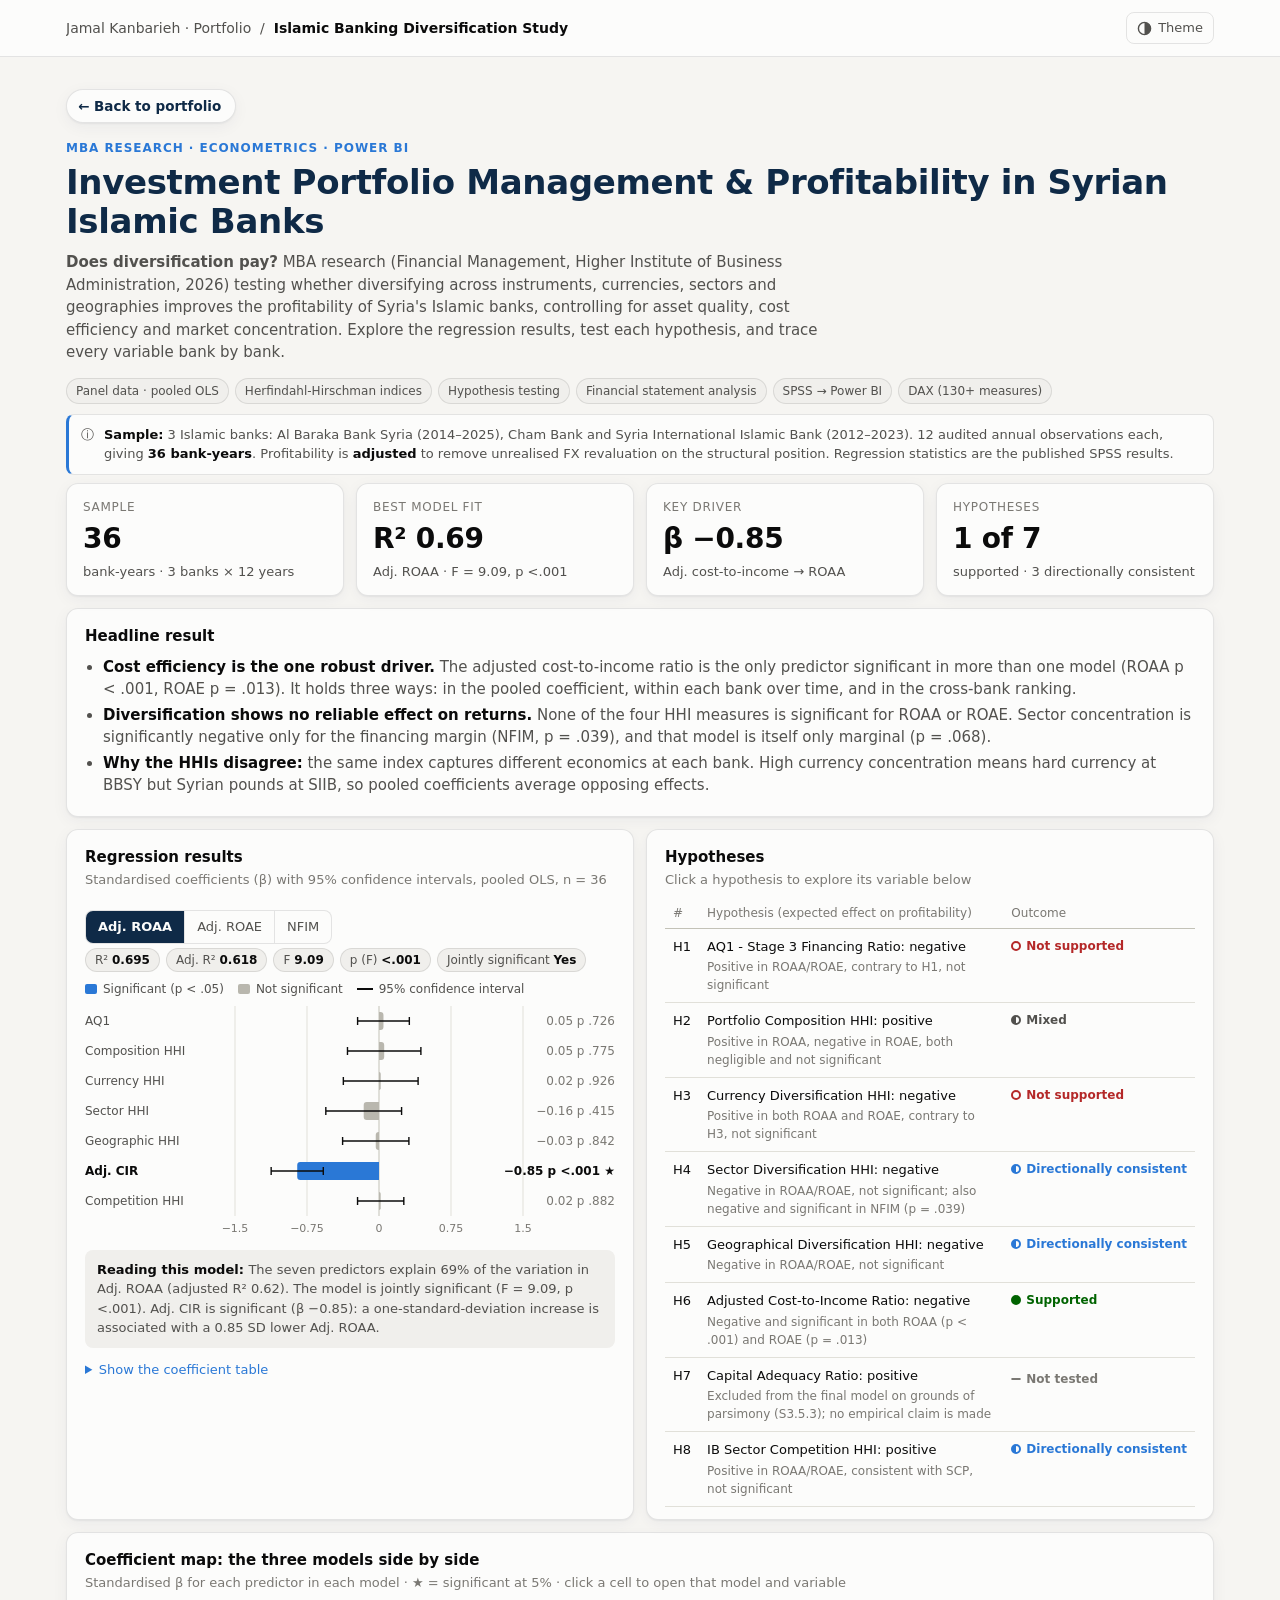
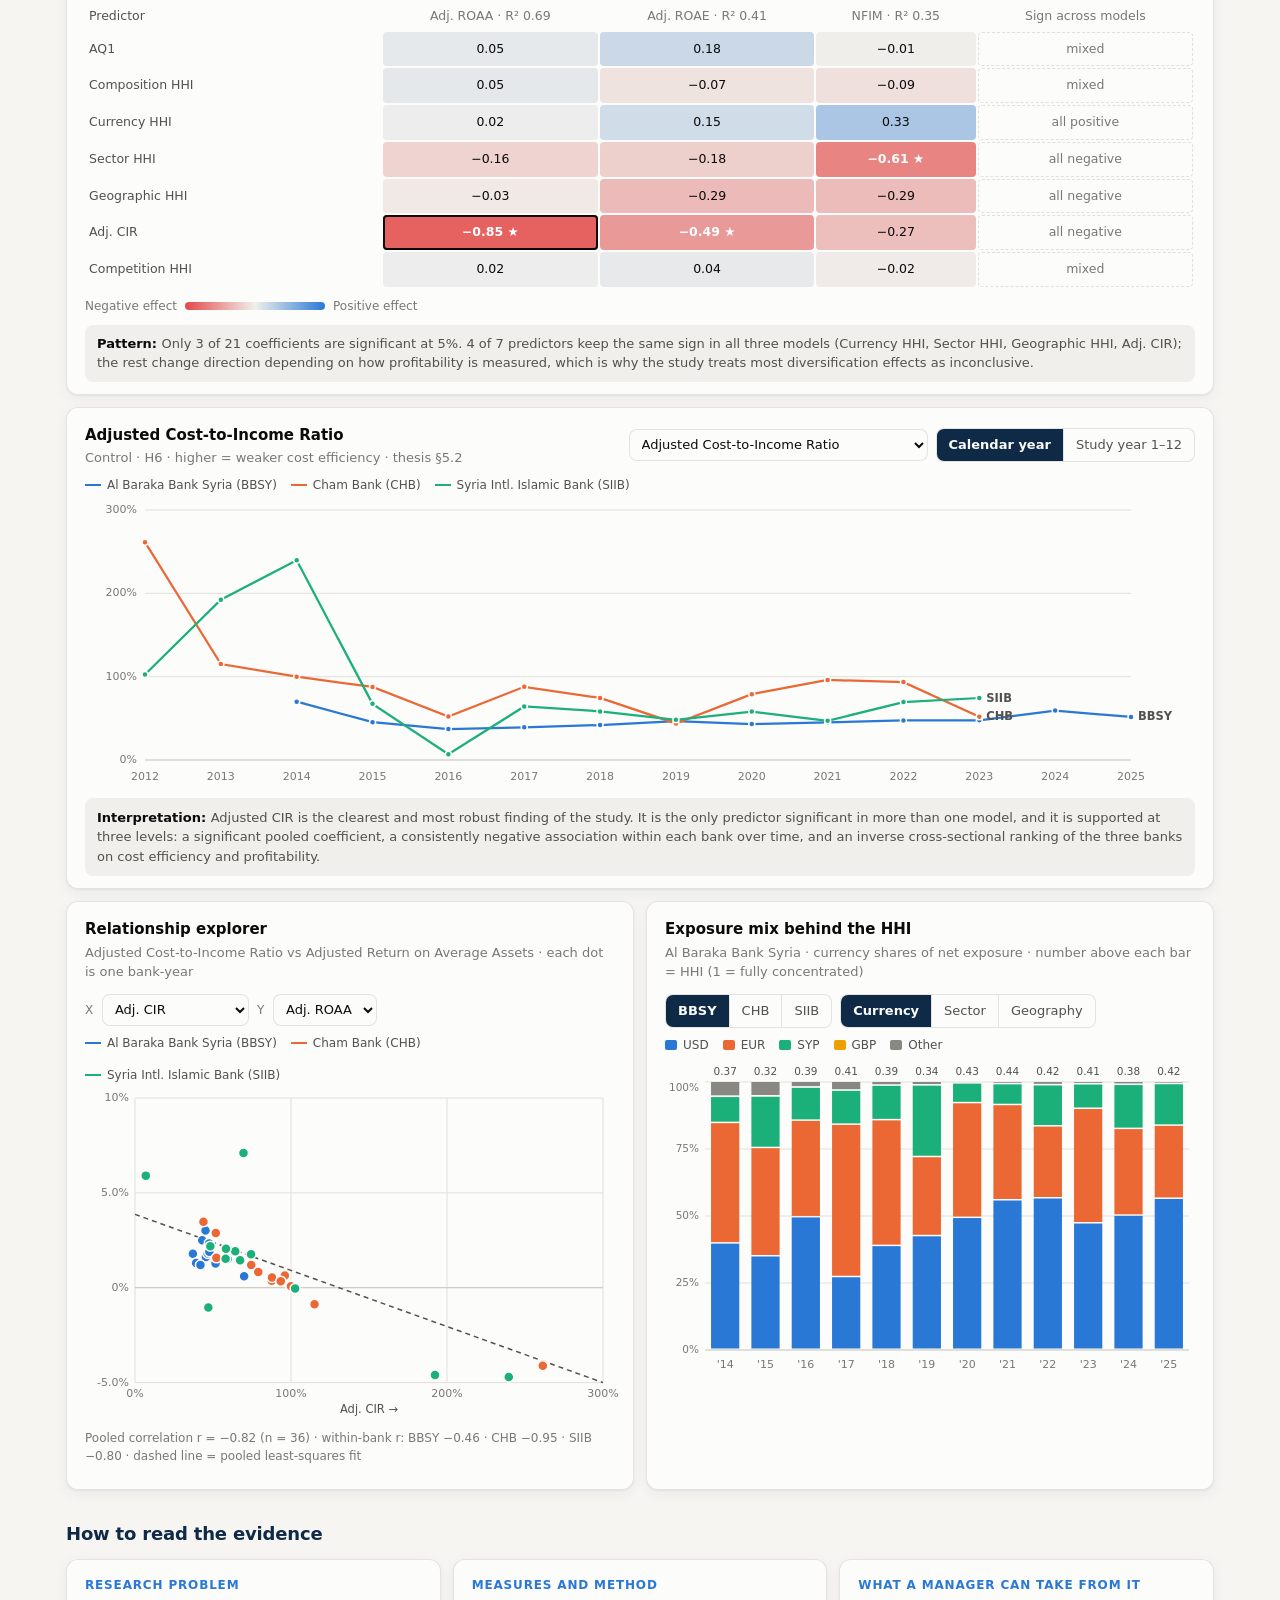
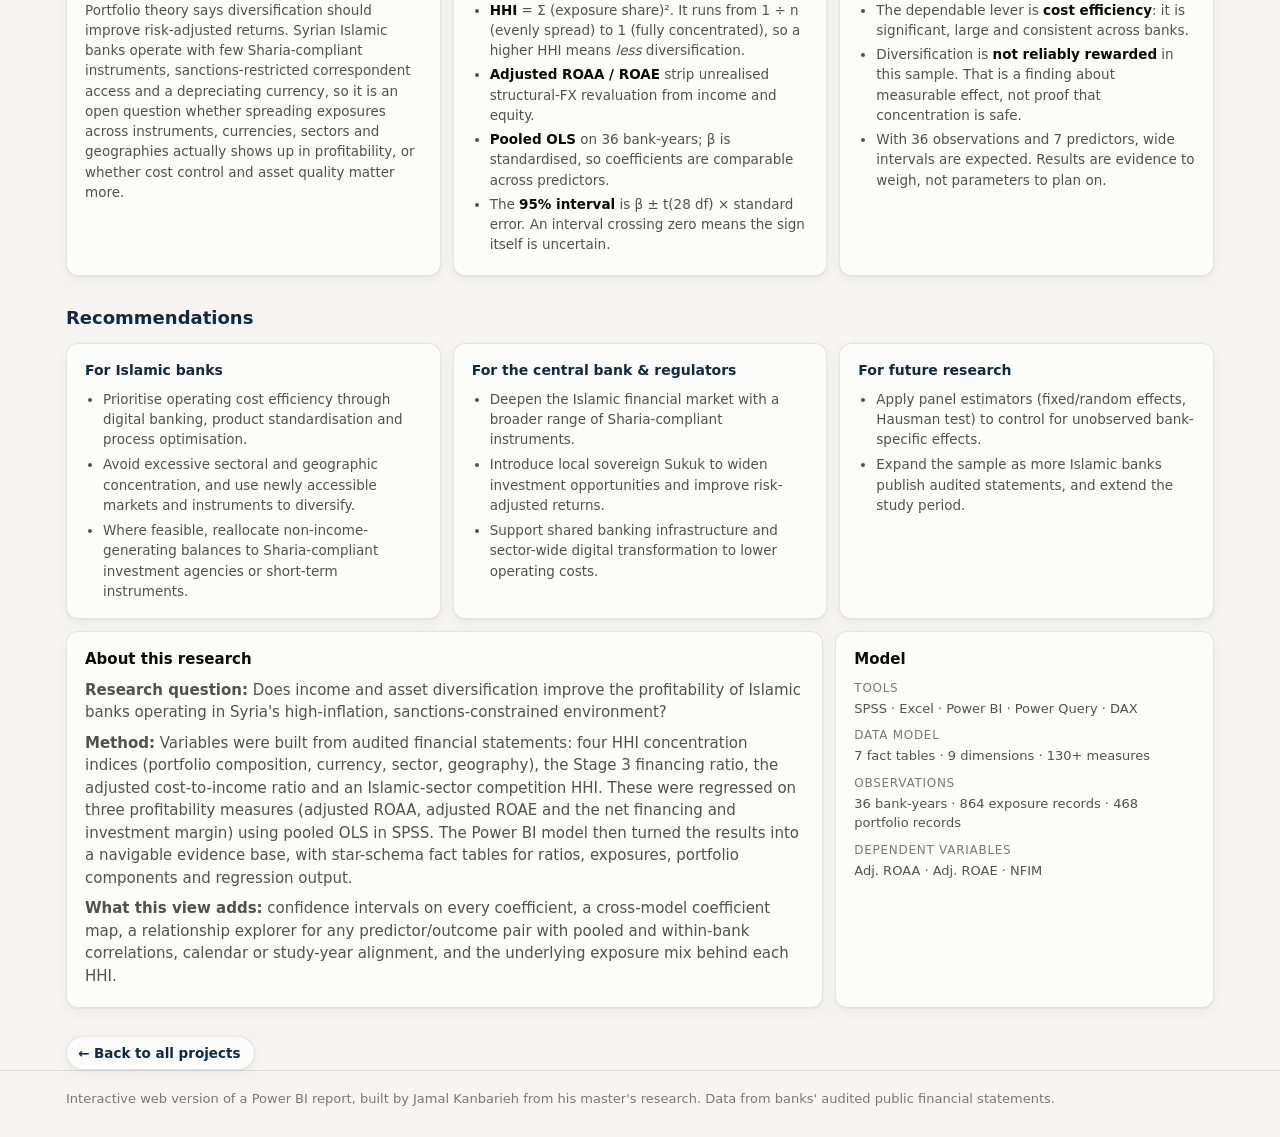
<file: projects/thesis/index.html>
<!doctype html>
<html lang="en">
<head>
<meta charset="utf-8">
<meta name="viewport" content="width=device-width, initial-scale=1">
<title>Islamic Banking Diversification Study</title>
<meta name="description" content="Interactive results of Jamal Kanbarieh's master's research: does diversification drive the profitability of Syrian Islamic banks? Pooled regression on 36 bank-years.">
<link rel="stylesheet" href="../../assets/site.css">
<style>
:root{--c1:#2a78d6;--c2:#eb6834;--c3:#1baf7a}
@media (prefers-color-scheme:dark){:root:where(:not([data-theme="light"])){--c1:#3987e5;--c2:#d95926;--c3:#199e70}}
:root[data-theme="dark"]{--c1:#3987e5;--c2:#d95926;--c3:#199e70}
.hyp{width:100%;border-collapse:collapse;font-size:13px}
.hyp th{color:var(--muted);font-weight:500;font-size:12px;text-align:left;padding:6px 8px;border-bottom:1px solid var(--axis)}
.hyp td{padding:8px;border-bottom:1px solid var(--grid);vertical-align:top}
.hyp td small{display:block;color:var(--muted);font-size:12px;margin-top:2px}
.hyp tr{cursor:pointer}.hyp tr:hover td{background:var(--surface-2)}
.st{display:inline-flex;align-items:center;gap:5px;font-size:12px;font-weight:600;white-space:nowrap}
.st i{width:10px;height:10px;border-radius:50%;display:inline-block;border:2px solid currentColor;box-sizing:border-box}
.st.ok i{background:currentColor}.st.dir i,.st.mix i{background:linear-gradient(90deg,currentColor 50%,transparent 50%)}.st.nt i{border-radius:2px;height:2px;border-width:1px}
.mnote{font-size:13px;color:var(--ink-2);background:var(--surface-2);border-radius:8px;padding:10px 12px;margin-top:12px}
.mnote b{color:var(--ink)}
.st.ok{color:var(--good-ink)}.st.dir{color:var(--accent)}.st.mix{color:var(--ink-2)}.st.no{color:var(--bad-ink)}.st.nt{color:var(--muted)}
.fit{display:flex;flex-wrap:wrap;gap:6px;margin:4px 0 8px}
.fit span{font-size:12px;border:1px solid var(--ring);border-radius:999px;padding:2px 9px;color:var(--ink-2);background:var(--surface-2)}
.fit b{color:var(--ink)}
.interp{font-size:13px;color:var(--ink-2);background:var(--surface-2);border-radius:8px;padding:10px 12px;margin-top:10px}
.interp b{color:var(--ink)}
.recs{display:grid;grid-template-columns:repeat(3,minmax(0,1fr));gap:12px;margin-top:12px}
.recs ul{margin:8px 0 0;padding-left:18px;color:var(--ink-2);font-size:13.5px}
.recs li{margin:5px 0}
.recs h3{font-size:14px;margin:0;color:var(--navy)}
@media (max-width:860px){.recs{grid-template-columns:minmax(0,1fr)}}
.ctl{display:flex;gap:8px;flex-wrap:wrap;align-items:center;margin:4px 0 8px}
</style>
</head>
<body>
<header class="top"><div class="wrap">
  <div class="crumb"><a href="../../index.html">Jamal Kanbarieh · Portfolio</a> &nbsp;/&nbsp; <b>Islamic Banking Diversification Study</b></div>
  <button class="themebtn" id="themeBtn" type="button" aria-label="Toggle dark mode"><svg viewBox="0 0 16 16" aria-hidden="true"><circle cx="8" cy="8" r="6.5" fill="none" stroke="currentColor" stroke-width="1.5"/><path d="M8 1.5a6.5 6.5 0 0 1 0 13z" fill="currentColor"/></svg> Theme</button>
</div></header>

<div class="wrap hero">
  <a class="backbtn" href="../../index.html">← Back to portfolio</a>
  <p class="eyebrow">MBA research · Econometrics · Power BI</p>
  <h1>Investment Portfolio Management &amp; Profitability in Syrian Islamic Banks</h1>
  <p class="lede"><b>Does diversification pay?</b> MBA research (Financial Management, Higher Institute of Business Administration, 2026) testing whether diversifying across instruments, currencies, sectors and geographies improves the profitability of Syria's Islamic banks, controlling for asset quality, cost efficiency and market concentration. Explore the regression results, test each hypothesis, and trace every variable bank by bank.</p>
  <ul class="tags"><li>Panel data · pooled OLS</li><li>Herfindahl-Hirschman indices</li><li>Hypothesis testing</li><li>Financial statement analysis</li><li>SPSS → Power BI</li><li>DAX (130+ measures)</li></ul>
  <div class="note info" role="note"><span aria-hidden="true">ⓘ</span><div><strong>Sample:</strong> 3 Islamic banks: Al Baraka Bank Syria (2014–2025), Cham Bank and Syria International Islamic Bank (2012–2023). 12 audited annual observations each, giving <strong>36 bank-years</strong>. Profitability is <strong>adjusted</strong> to remove unrealised FX revaluation on the structural position. Regression statistics are the published SPSS results.</div></div>
</div>

<main class="wrap">
  <div class="kpis" id="kpis"></div>

  <div class="card insights"><h2>Headline result</h2><ul>
    <li><b>Cost efficiency is the one robust driver.</b> The adjusted cost-to-income ratio is the only predictor significant in more than one model (ROAA p &lt; .001, ROAE p = .013). It holds three ways: in the pooled coefficient, within each bank over time, and in the cross-bank ranking.</li>
    <li><b>Diversification shows no reliable effect on returns.</b> None of the four HHI measures is significant for ROAA or ROAE. Sector concentration is significantly negative only for the financing margin (NFIM, p = .039), and that model is itself only marginal (p = .068).</li>
    <li><b>Why the HHIs disagree:</b> the same index captures different economics at each bank. High currency concentration means hard currency at BBSY but Syrian pounds at SIIB, so pooled coefficients average opposing effects.</li>
  </ul></div>

  <div class="grid2">
    <div class="card panel">
      <div class="panelhead"><div><h2>Regression results</h2><p class="sub">Standardised coefficients (β) with 95% confidence intervals, pooled OLS, n = 36</p></div>
        <div class="seg" id="modelSeg"><button type="button" data-v="ROAA_ADJ">Adj. ROAA</button><button type="button" data-v="ROAE_ADJ">Adj. ROAE</button><button type="button" data-v="NFIM">NFIM</button></div></div>
      <div class="fit" id="fit"></div>
      <div class="legend"><span><i class="sw" style="background:var(--actual)"></i>Significant (p &lt; .05)</span><span><i class="sw" style="background:var(--budget)"></i>Not significant</span><span><i class="ln" style="border-color:var(--ink)"></i>95% confidence interval</span></div>
      <div class="chart" id="coef"></div>
      <div class="mnote" id="mnote"></div>
      <details class="data"><summary>Show the coefficient table</summary><div class="tablewrap"><table class="raw" id="coefTbl"></table></div></details>
    </div>
    <div class="card panel">
      <h2>Hypotheses</h2>
      <p class="sub">Click a hypothesis to explore its variable below</p>
      <div class="tablewrap"><table class="hyp" id="hyp"></table></div>
    </div>
  </div>

  <div class="card panel full">
    <h2>Coefficient map: the three models side by side</h2>
    <p class="sub">Standardised β for each predictor in each model · ★ = significant at 5% · click a cell to open that model and variable</p>
    <div class="tablewrap"><table class="hm" id="cmap"></table></div>
    <div class="scale"><span>Negative effect</span><i></i><span>Positive effect</span></div>
    <div class="read" id="cmapRead"></div>
  </div>

  <div class="card panel full" id="explore">
    <div class="panelhead"><div><h2 id="varTitle">Variable explorer</h2><p class="sub" id="varSub"></p></div>
      <div class="ctl"><select id="varSel" aria-label="Variable"></select>
      <div class="seg" id="axisSeg"><button type="button" data-v="cal">Calendar year</button><button type="button" data-v="rel">Study year 1–12</button></div></div></div>
    <div class="legend" id="bankLegend"></div>
    <div class="chart" id="line"></div>
    <div class="interp" id="interp"></div>
  </div>

  <div class="grid2">
    <div class="card panel">
      <div class="panelhead"><div><h2>Relationship explorer</h2><p class="sub" id="scSub"></p></div></div>
      <div class="ctl"><label class="flabel" for="xSel">X</label><select id="xSel"></select><label class="flabel" for="ySel">Y</label><select id="ySel"></select></div>
      <div class="legend" id="bankLegend2"></div>
      <div class="chart" id="scat"></div>
      <p class="small" id="corr"></p>
    </div>
    <div class="card panel">
      <div class="panelhead"><div><h2>Exposure mix behind the HHI</h2><p class="sub" id="mixSub"></p></div></div>
      <div class="ctl"><div class="seg" id="bankSeg"></div><div class="seg" id="typeSeg"><button type="button" data-v="CURR">Currency</button><button type="button" data-v="SECT">Sector</button><button type="button" data-v="GEO">Geography</button></div></div>
      <div class="legend" id="mixLegend"></div>
      <div class="chart" id="mix"></div>
    </div>
  </div>

  <h2 class="sechead">How to read the evidence</h2>
  <div class="story">
    <div class="card"><h3>Research problem</h3><p>Portfolio theory says diversification should improve risk-adjusted returns. Syrian Islamic banks operate with few Sharia-compliant instruments, sanctions-restricted correspondent access and a depreciating currency, so it is an open question whether spreading exposures across instruments, currencies, sectors and geographies actually shows up in profitability, or whether cost control and asset quality matter more.</p></div>
    <div class="card"><h3>Measures and method</h3><ul>
      <li><b>HHI</b> = Σ (exposure share)². It runs from 1 ÷ n (evenly spread) to 1 (fully concentrated), so a higher HHI means <i>less</i> diversification.</li>
      <li><b>Adjusted ROAA / ROAE</b> strip unrealised structural-FX revaluation from income and equity.</li>
      <li><b>Pooled OLS</b> on 36 bank-years; β is standardised, so coefficients are comparable across predictors.</li>
      <li>The <b>95% interval</b> is β ± t(28 df) × standard error. An interval crossing zero means the sign itself is uncertain.</li></ul></div>
    <div class="card"><h3>What a manager can take from it</h3><ul>
      <li>The dependable lever is <b>cost efficiency</b>: it is significant, large and consistent across banks.</li>
      <li>Diversification is <b>not reliably rewarded</b> in this sample. That is a finding about measurable effect, not proof that concentration is safe.</li>
      <li>With 36 observations and 7 predictors, wide intervals are expected. Results are evidence to weigh, not parameters to plan on.</li></ul></div>
  </div>

  <h2 style="margin:28px 0 0;font-size:18px;color:var(--navy)">Recommendations</h2>
  <div class="recs">
    <div class="card panel"><h3>For Islamic banks</h3><ul>
      <li>Prioritise operating cost efficiency through digital banking, product standardisation and process optimisation.</li>
      <li>Avoid excessive sectoral and geographic concentration, and use newly accessible markets and instruments to diversify.</li>
      <li>Where feasible, reallocate non-income-generating balances to Sharia-compliant investment agencies or short-term instruments.</li></ul></div>
    <div class="card panel"><h3>For the central bank &amp; regulators</h3><ul>
      <li>Deepen the Islamic financial market with a broader range of Sharia-compliant instruments.</li>
      <li>Introduce local sovereign Sukuk to widen investment opportunities and improve risk-adjusted returns.</li>
      <li>Support shared banking infrastructure and sector-wide digital transformation to lower operating costs.</li></ul></div>
    <div class="card panel"><h3>For future research</h3><ul>
      <li>Apply panel estimators (fixed/random effects, Hausman test) to control for unobserved bank-specific effects.</li>
      <li>Expand the sample as more Islamic banks publish audited statements, and extend the study period.</li></ul></div>
  </div>

  <section class="about">
    <div class="card panel">
      <h2>About this research</h2>
      <p><b>Research question:</b> Does income and asset diversification improve the profitability of Islamic banks operating in Syria's high-inflation, sanctions-constrained environment?</p>
      <p><b>Method:</b> Variables were built from audited financial statements: four HHI concentration indices (portfolio composition, currency, sector, geography), the Stage 3 financing ratio, the adjusted cost-to-income ratio and an Islamic-sector competition HHI. These were regressed on three profitability measures (adjusted ROAA, adjusted ROAE and the net financing and investment margin) using pooled OLS in SPSS. The Power BI model then turned the results into a navigable evidence base, with star-schema fact tables for ratios, exposures, portfolio components and regression output.</p>
      <p><b>What this view adds:</b> confidence intervals on every coefficient, a cross-model coefficient map, a relationship explorer for any predictor/outcome pair with pooled and within-bank correlations, calendar or study-year alignment, and the underlying exposure mix behind each HHI.</p>
    </div>
    <div class="card panel">
      <h2>Model</h2>
      <dl>
        <dt>Tools</dt><dd>SPSS · Excel · Power BI · Power Query · DAX</dd>
        <dt>Data model</dt><dd>7 fact tables · 9 dimensions · 130+ measures</dd>
        <dt>Observations</dt><dd>36 bank-years · 864 exposure records · 468 portfolio records</dd>
        <dt>Dependent variables</dt><dd>Adj. ROAA · Adj. ROAE · NFIM</dd>
      </dl>
    </div>
  </section>
  <a class="backbtn bottom" href="../../index.html">← Back to all projects</a>
</main>
<footer><div class="wrap">Interactive web version of a Power BI report, built by Jamal Kanbarieh from his master's research. Data from banks' audited public financial statements.</div></footer>

<script src="../../assets/common.js"></script>
<script>
const D = {"obs":[{"k":"BBSY|2014","bank":"BBSY","year":2014,"idx":1},{"k":"BBSY|2015","bank":"BBSY","year":2015,"idx":2},{"k":"BBSY|2016","bank":"BBSY","year":2016,"idx":3},{"k":"BBSY|2017","bank":"BBSY","year":2017,"idx":4},{"k":"BBSY|2018","bank":"BBSY","year":2018,"idx":5},{"k":"BBSY|2019","bank":"BBSY","year":2019,"idx":6},{"k":"BBSY|2020","bank":"BBSY","year":2020,"idx":7},{"k":"BBSY|2021","bank":"BBSY","year":2021,"idx":8},{"k":"BBSY|2022","bank":"BBSY","year":2022,"idx":9},{"k":"BBSY|2023","bank":"BBSY","year":2023,"idx":10},{"k":"BBSY|2024","bank":"BBSY","year":2024,"idx":11},{"k":"BBSY|2025","bank":"BBSY","year":2025,"idx":12},{"k":"CHB|2012","bank":"CHB","year":2012,"idx":1},{"k":"CHB|2013","bank":"CHB","year":2013,"idx":2},{"k":"CHB|2014","bank":"CHB","year":2014,"idx":3},{"k":"CHB|2015","bank":"CHB","year":2015,"idx":4},{"k":"CHB|2016","bank":"CHB","year":2016,"idx":5},{"k":"CHB|2017","bank":"CHB","year":2017,"idx":6},{"k":"CHB|2018","bank":"CHB","year":2018,"idx":7},{"k":"CHB|2019","bank":"CHB","year":2019,"idx":8},{"k":"CHB|2020","bank":"CHB","year":2020,"idx":9},{"k":"CHB|2021","bank":"CHB","year":2021,"idx":10},{"k":"CHB|2022","bank":"CHB","year":2022,"idx":11},{"k":"CHB|2023","bank":"CHB","year":2023,"idx":12},{"k":"SIIB|2012","bank":"SIIB","year":2012,"idx":1},{"k":"SIIB|2013","bank":"SIIB","year":2013,"idx":2},{"k":"SIIB|2014","bank":"SIIB","year":2014,"idx":3},{"k":"SIIB|2015","bank":"SIIB","year":2015,"idx":4},{"k":"SIIB|2016","bank":"SIIB","year":2016,"idx":5},{"k":"SIIB|2017","bank":"SIIB","year":2017,"idx":6},{"k":"SIIB|2018","bank":"SIIB","year":2018,"idx":7},{"k":"SIIB|2019","bank":"SIIB","year":2019,"idx":8},{"k":"SIIB|2020","bank":"SIIB","year":2020,"idx":9},{"k":"SIIB|2021","bank":"SIIB","year":2021,"idx":10},{"k":"SIIB|2022","bank":"SIIB","year":2022,"idx":11},{"k":"SIIB|2023","bank":"SIIB","year":2023,"idx":12}],"ratio":{"NFIM":{"BBSY|2014":0.016068823647454433,"BBSY|2015":0.02804594887951081,"BBSY|2016":0.0346581891853006,"BBSY|2017":0.03348080515033075,"BBSY|2018":0.031386166085915705,"BBSY|2019":0.037713975566165625,"BBSY|2020":0.03052502200298156,"BBSY|2021":0.03415755765079787,"BBSY|2022":0.03741372968177294,"BBSY|2023":0.04889749096550802,"BBSY|2024":0.08786178608020427,"BBSY|2025":0.06691208488801396,"CHB|2012":0.009517633849899057,"CHB|2013":0.003599977836478588,"CHB|2014":0.0157852592713964,"CHB|2015":0.025098263091801243,"CHB|2016":0.02810459061997276,"CHB|2017":0.039658786714424396,"CHB|2018":0.04412132651315484,"CHB|2019":0.04901867348404214,"CHB|2020":0.04287852303908057,"CHB|2021":0.03563103435216322,"CHB|2022":0.03481241141275688,"CHB|2023":0.024795425384116075,"SIIB|2012":0.029104243265809102,"SIIB|2013":0.030639130864102738,"SIIB|2014":0.025738113112204405,"SIIB|2015":0.04333065000051021,"SIIB|2016":0.04699303362493189,"SIIB|2017":0.053861176828262296,"SIIB|2018":0.034049760295125304,"SIIB|2019":0.04551138932072873,"SIIB|2020":0.04344184801697192,"SIIB|2021":0.06050886536943161,"SIIB|2022":0.08940448712607184,"SIIB|2023":0.056710152737185854},"ROAA_ADJ":{"BBSY|2014":0.006081314744498159,"BBSY|2015":0.016137437406773338,"BBSY|2016":0.017855432227735668,"BBSY|2017":0.012987425667186461,"BBSY|2018":0.011994736332857215,"BBSY|2019":0.01809292922220158,"BBSY|2020":0.025042325973715834,"BBSY|2021":0.03014180178599244,"BBSY|2022":0.023349514781374914,"BBSY|2023":0.018924266497897035,"BBSY|2024":0.0151344369136503,"BBSY|2025":0.012808143425248643,"CHB|2012":-0.04108750026937454,"CHB|2013":-0.008670411634957333,"CHB|2014":0.0008112837037228147,"CHB|2015":0.0036970734888366547,"CHB|2016":0.015739565450198178,"CHB|2017":0.005365631077955675,"CHB|2018":0.0119985882143029,"CHB|2019":0.0347782288638709,"CHB|2020":0.008237863867514555,"CHB|2021":0.00644656761889572,"CHB|2022":0.003460440880428909,"CHB|2023":0.02879105799845433,"SIIB|2012":-0.00045933865857511485,"SIIB|2013":-0.04600436863070818,"SIIB|2014":-0.047075934821965544,"SIIB|2015":0.014428511809547986,"SIIB|2016":0.0590860631559285,"SIIB|2017":0.01923277505990295,"SIIB|2018":0.02057874996130296,"SIIB|2019":0.021895463614962907,"SIIB|2020":0.01530910619657809,"SIIB|2021":-0.010389949639482116,"SIIB|2022":0.07103100140338948,"SIIB|2023":0.01766705838962044},"ROAE_ADJ":{"BBSY|2014":0.09778442097688954,"BBSY|2015":0.3351509248456996,"BBSY|2016":0.41314160067482986,"BBSY|2017":0.3083985450176711,"BBSY|2018":0.2788863789022968,"BBSY|2019":0.32026136942231115,"BBSY|2020":0.46638236832734,"BBSY|2021":0.6119444243720338,"BBSY|2022":0.381936893099321,"BBSY|2023":0.5069189620049935,"BBSY|2024":0.4545122121278904,"BBSY|2025":0.2635942999285758,"CHB|2012":-0.10889178080491299,"CHB|2013":-0.039551708293369715,"CHB|2014":0.006422780015381974,"CHB|2015":0.045404588558927185,"CHB|2016":0.2993827656104489,"CHB|2017":0.07302150879037551,"CHB|2018":0.09063610843018262,"CHB|2019":0.2642649740271548,"CHB|2020":0.0771012832766219,"CHB|2021":0.09413519279904811,"CHB|2022":0.07039968931970327,"CHB|2023":0.7169159505317573,"SIIB|2012":-0.0022333400076371647,"SIIB|2013":-0.18343965422197578,"SIIB|2014":-0.23809105721343107,"SIIB|2015":0.15880962844670612,"SIIB|2016":0.5341324377056424,"SIIB|2017":0.12464277770220665,"SIIB|2018":0.16050381011162318,"SIIB|2019":0.29831283370610234,"SIIB|2020":0.30663550980138893,"SIIB|2021":-0.20649353317655364,"SIIB|2022":1.136507625168498,"SIIB|2023":0.30613331250659703},"AQ1":{"BBSY|2014":0.3543164660788637,"BBSY|2015":0.1894618727200149,"BBSY|2016":0.20709698445000924,"BBSY|2017":0.14177082126825874,"BBSY|2018":0.2139147640468446,"BBSY|2019":0.08627323501428594,"BBSY|2020":0.30180093309562095,"BBSY|2021":0.1791119871390538,"BBSY|2022":0.11572095851200362,"BBSY|2023":0.17810896545525423,"BBSY|2024":0.13942668149625,"BBSY|2025":0.041956774456037134,"CHB|2012":0.2229,"CHB|2013":0.09246620636471468,"CHB|2014":0.3693125931736903,"CHB|2015":0.0801770429365525,"CHB|2016":0.06761652389907291,"CHB|2017":0.0447415864800202,"CHB|2018":0.030029233606800796,"CHB|2019":0.05060361001021028,"CHB|2020":0.3640517555272834,"CHB|2021":0.036398609946087596,"CHB|2022":0.024509494322180032,"CHB|2023":0.40506812982367774,"SIIB|2012":0.2195973791655847,"SIIB|2013":0.5176786822163058,"SIIB|2014":0.4703876175165841,"SIIB|2015":0.3098834379710941,"SIIB|2016":0.3443445761319184,"SIIB|2017":0.21962411814621197,"SIIB|2018":0.10522018633645813,"SIIB|2019":0.052365163025214836,"SIIB|2020":0.105957869016728,"SIIB|2021":0.06494155855700715,"SIIB|2022":0.09141674649834937,"SIIB|2023":0.14046825768217125},"AQ2":{"BBSY|2019":0.0,"BBSY|2020":0.0,"BBSY|2021":0.049144553558306096,"BBSY|2022":0.06004792221653051,"BBSY|2023":0.05292621652897961,"BBSY|2024":0.05884304472815763,"BBSY|2025":0.07025788086591954,"CHB|2019":0.33182579141328344,"CHB|2020":0.14491339422333854,"CHB|2021":0.7136525589802433,"CHB|2022":0.6740755445801141,"CHB|2023":0.7956961127860779,"SIIB|2019":0.0,"SIIB|2020":0.0,"SIIB|2021":0.26845413325529743,"SIIB|2022":0.25784817297086166,"SIIB|2023":0.3804460296677355},"CIR_UNADJ":{"BBSY|2014":0.3495551043157155,"BBSY|2015":0.22344832128986478,"BBSY|2016":0.20148661331373696,"BBSY|2017":0.6449286652487328,"BBSY|2018":0.41944707688119565,"BBSY|2019":0.46646779626320456,"BBSY|2020":0.20328466847971438,"BBSY|2021":0.24932544988271566,"BBSY|2022":0.36581852728229414,"BBSY|2023":0.126409478946526,"BBSY|2024":0.5135904744680853,"BBSY|2025":1.1879145126781565,"CHB|2012":0.7081895254376335,"CHB|2013":0.3522432228972383,"CHB|2014":0.38498974423561466,"CHB|2015":0.2874346813010705,"CHB|2016":0.20481941613343901,"CHB|2017":1.9437786468738105,"CHB|2018":0.7450517354372334,"CHB|2019":0.4387169580319379,"CHB|2020":0.19880154078126028,"CHB|2021":0.26969009248970677,"CHB|2022":0.5361396190490263,"CHB|2023":0.09901892906119887,"SIIB|2012":0.8298275348090931,"SIIB|2013":1.0912676751129535,"SIIB|2014":1.2622301391022048,"SIIB|2015":0.26513803712686923,"SIIB|2016":0.030106014756039544,"SIIB|2017":1.0458230454386723,"SIIB|2018":0.5991648552409652,"SIIB|2019":0.4856730526530099,"SIIB|2020":0.25109599073634786,"SIIB|2021":0.27839300016862956,"SIIB|2022":0.7103299939056087,"SIIB|2023":0.21081011311122447},"CIR_ADJ":{"BBSY|2014":0.6995311191466264,"BBSY|2015":0.45408148447412433,"BBSY|2016":0.3710989808558367,"BBSY|2017":0.3917955075535452,"BBSY|2018":0.41944707688119565,"BBSY|2019":0.46646779626320456,"BBSY|2020":0.4311145723086147,"BBSY|2021":0.4519875838203223,"BBSY|2022":0.4754542601715286,"BBSY|2023":0.4765241004611594,"BBSY|2024":0.5937866369194119,"BBSY|2025":0.5163068697746245,"CHB|2012":2.614062396577086,"CHB|2013":1.150839276828648,"CHB|2014":0.999902657649408,"CHB|2015":0.8763489863117887,"CHB|2016":0.5218902615083432,"CHB|2017":0.8782399389421467,"CHB|2018":0.7450517354372334,"CHB|2019":0.4387169580319379,"CHB|2020":0.7902557987513253,"CHB|2021":0.9604702996161626,"CHB|2022":0.9346684791590488,"CHB|2023":0.5179107398044281,"SIIB|2012":1.0262692420565447,"SIIB|2013":1.9230579179987781,"SIIB|2014":2.3960012024874175,"SIIB|2015":0.6737048273527524,"SIIB|2017":0.642675271982041,"SIIB|2018":0.5833466587050113,"SIIB|2019":0.4828658171621283,"SIIB|2020":0.5809854768453997,"SIIB|2021":0.46994424277882213,"SIIB|2022":0.695430222217483,"SIIB|2023":0.7439900207188606,"SIIB|2016":0.06900440285545965},"CET1_RATIO":{"BBSY|2014":0.26967671382663316,"BBSY|2015":0.16430068504914708,"BBSY|2016":0.1545250977288953,"BBSY|2017":0.11921884614022113,"BBSY|2018":0.21943101594599915,"BBSY|2019":0.28742887590658833,"BBSY|2020":0.28108507547911094,"BBSY|2021":0.3854199613289636,"BBSY|2022":0.4682605721175065,"BBSY|2023":0.4763326781837912,"BBSY|2024":0.48000001118678626,"BBSY|2025":0.5351277670879644,"CHB|2012":0.4466000634115644,"CHB|2013":0.5103663138090555,"CHB|2014":0.5450562286949391,"CHB|2015":0.46944654710218625,"CHB|2016":0.4166900595668496,"CHB|2017":0.22636830340926026,"CHB|2018":0.2618295968878611,"CHB|2019":0.25750941212622264,"CHB|2020":0.36384356202527485,"CHB|2021":0.3830611931805413,"CHB|2022":0.3281052626712814,"CHB|2023":0.37534068179287033,"SIIB|2012":0.4896535224129961,"SIIB|2013":0.2624717745041569,"SIIB|2014":0.23689898473698703,"SIIB|2015":0.3042148738869381,"SIIB|2016":0.4012428367001011,"SIIB|2017":0.20010968369584897,"SIIB|2018":0.16235325811270426,"SIIB|2019":0.09120469557879107,"SIIB|2020":0.10294534941992262,"SIIB|2021":0.13561196995505906,"SIIB|2022":0.1338257715386873,"SIIB|2023":0.21093068141063676},"CAR":{"BBSY|2014":0.2706191246369456,"BBSY|2015":0.16464354677858437,"BBSY|2016":0.15472741760771583,"BBSY|2017":0.11937743137873376,"BBSY|2018":0.21968483764057922,"BBSY|2019":0.29913481562147043,"BBSY|2020":0.2930262500945875,"BBSY|2021":0.397130471244175,"BBSY|2022":0.47955735285185314,"BBSY|2023":0.48815838962592584,"BBSY|2024":0.4914746684222922,"BBSY|2025":0.5458499105103694,"CHB|2012":0.5629408464771264,"CHB|2013":0.5126232727569342,"CHB|2014":0.5469361176361636,"CHB|2015":0.4704761339027788,"CHB|2016":0.4172684023192834,"CHB|2017":0.22671976744664807,"CHB|2018":0.26221188063110357,"CHB|2019":0.25750941212622264,"CHB|2020":0.374576790274637,"CHB|2021":0.3863043937092589,"CHB|2022":0.3324167539681769,"CHB|2023":0.3799194465666403,"SIIB|2012":0.5286698596366125,"SIIB|2013":0.2657292072508137,"SIIB|2014":0.23961571942577767,"SIIB|2015":0.3063709203236315,"SIIB|2016":0.4030002910018605,"SIIB|2017":0.20187279743089026,"SIIB|2018":0.16393438127381188,"SIIB|2019":0.10363427502317517,"SIIB|2020":0.11538349781762408,"SIIB|2021":0.14896403250411483,"SIIB|2022":0.14751077295029186,"SIIB|2023":0.22328278978056224},"HHI_COMP":{"BBSY|2014":0.3386692848203675,"BBSY|2015":0.346369302610188,"BBSY|2016":0.3382163392642342,"BBSY|2017":0.37000950884578165,"BBSY|2018":0.3736570326394868,"BBSY|2019":0.42530562676374584,"BBSY|2020":0.4132461992123523,"BBSY|2021":0.4034834184710592,"BBSY|2022":0.39482959220236646,"BBSY|2023":0.35004647656462906,"BBSY|2024":0.3570183414007592,"BBSY|2025":0.3570183414007592,"CHB|2012":0.3980861677296571,"CHB|2013":0.3339657873076013,"CHB|2014":0.3386692848203675,"CHB|2015":0.346369302610188,"CHB|2016":0.3382163392642342,"CHB|2017":0.37000950884578165,"CHB|2018":0.3736570326394868,"CHB|2019":0.42530562676374584,"CHB|2020":0.4132461992123523,"CHB|2021":0.4034834184710592,"CHB|2022":0.39482959220236646,"CHB|2023":0.35004647656462906,"SIIB|2012":0.4519183301102234,"SIIB|2013":0.35017270397213474,"SIIB|2014":0.3385065130527656,"SIIB|2015":0.346369302610188,"SIIB|2016":0.3382163392642342,"SIIB|2017":0.37000950884578165,"SIIB|2018":0.3736570326394868,"SIIB|2019":0.42530562676374584,"SIIB|2020":0.4132461992123523,"SIIB|2021":0.4034834184710592,"SIIB|2022":0.39482959220236646,"SIIB|2023":0.35004647656462906},"HHI_PORT":{"BBSY|2014":0.36109356505346857,"BBSY|2015":0.45948488355678124,"BBSY|2016":0.33591686799594594,"BBSY|2017":0.4288014758979433,"BBSY|2018":0.518937889472497,"BBSY|2019":0.42600495157288687,"BBSY|2020":0.6249546352716027,"BBSY|2021":0.5072414000625551,"BBSY|2022":0.46286257432193095,"BBSY|2023":0.35712685195243854,"BBSY|2024":0.36595060944005764,"BBSY|2025":0.3306790846914317,"CHB|2012":0.4794068405241309,"CHB|2013":0.47896796411349785,"CHB|2014":0.5093182853851344,"CHB|2015":0.4294299085333579,"CHB|2016":0.5321840986400828,"CHB|2017":0.44244240265516377,"CHB|2018":0.5444292994766232,"CHB|2019":0.5161130416495414,"CHB|2020":0.48082618898783724,"CHB|2021":0.4551709999829577,"CHB|2022":0.3473014576665331,"CHB|2023":0.350026715377522,"SIIB|2012":0.5207318790506009,"SIIB|2013":0.4981395174750181,"SIIB|2014":0.717433617622529,"SIIB|2015":0.7169093081308777,"SIIB|2016":0.5873193360907444,"SIIB|2017":0.5342631416538343,"SIIB|2018":0.8082357745503796,"SIIB|2019":0.9152156726669906,"SIIB|2020":0.8803425856055008,"SIIB|2021":0.8527750700458471,"SIIB|2022":0.8371270128493901,"SIIB|2023":0.7021256360638255},"HHI_CURR":{"BBSY|2014":0.37216861595119083,"BBSY|2015":0.32482657584570956,"BBSY|2016":0.39017257080934253,"BBSY|2017":0.4141067915409036,"BBSY|2018":0.3872027821835295,"BBSY|2019":0.3385525590794105,"BBSY|2020":0.43112492941576813,"BBSY|2021":0.4437393569223634,"BBSY|2022":0.4153405252298806,"BBSY|2023":0.41372368635187445,"BBSY|2024":0.3824560708464406,"BBSY|2025":0.41621241544282933,"CHB|2012":0.2984494692345717,"CHB|2013":0.3768585090242418,"CHB|2014":0.4108619842104817,"CHB|2015":0.3622034335669147,"CHB|2016":0.37029576863318986,"CHB|2017":0.3795465579240615,"CHB|2018":0.2825828126248759,"CHB|2019":0.36078037329597124,"CHB|2020":0.30426684837234474,"CHB|2021":0.31453355575715175,"CHB|2022":0.30563088412649864,"CHB|2023":0.32290700605627903,"SIIB|2012":0.32751424012237285,"SIIB|2013":0.3684532299606445,"SIIB|2014":0.3415198411457882,"SIIB|2015":0.36259581044493927,"SIIB|2016":0.4030777357964241,"SIIB|2017":0.36079940282121026,"SIIB|2018":0.4177496214363403,"SIIB|2019":0.6082588040422418,"SIIB|2020":0.4711470125640146,"SIIB|2021":0.45309163843429834,"SIIB|2022":0.4455198280027521,"SIIB|2023":0.3976926853929173},"HHI_SECT":{"BBSY|2014":0.8357189671528725,"BBSY|2015":0.6910526337802019,"BBSY|2016":0.8010606278209773,"BBSY|2017":0.7679607715610072,"BBSY|2018":0.7652629960537333,"BBSY|2019":0.5665634448154226,"BBSY|2020":0.8520338236595147,"BBSY|2021":0.8254915214899999,"BBSY|2022":0.719064674839799,"BBSY|2023":0.831133522617734,"BBSY|2024":0.7233729966581628,"BBSY|2025":0.6970378634656386,"CHB|2012":0.4882099129398344,"CHB|2013":0.7916898108342878,"CHB|2014":0.7708382112361947,"CHB|2015":0.4553137721110155,"CHB|2016":0.6810280192329708,"CHB|2017":0.4398339849305553,"CHB|2018":0.40039764089748303,"CHB|2019":0.37025649690891915,"CHB|2020":0.43077019606841876,"CHB|2021":0.45084130637849146,"CHB|2022":0.44631772535528835,"CHB|2023":0.4676823447874527,"SIIB|2012":0.4880634590652804,"SIIB|2013":0.5872318725427752,"SIIB|2014":0.45490460905433133,"SIIB|2015":0.41928189465388455,"SIIB|2016":0.6320872492416901,"SIIB|2017":0.5593856669190264,"SIIB|2018":0.40084078342852186,"SIIB|2019":0.5728662486269513,"SIIB|2020":0.4968901463223591,"SIIB|2021":0.47424726318963123,"SIIB|2022":0.44390778914045376,"SIIB|2023":0.4250691619656068},"HHI_GEO":{"BBSY|2014":0.24988219477986323,"BBSY|2015":0.28333676956979564,"BBSY|2016":0.2847835181302004,"BBSY|2017":0.2848479631490162,"BBSY|2018":0.24275975079373657,"BBSY|2019":0.5668608545015453,"BBSY|2020":0.25549522684561043,"BBSY|2021":0.22228217733247457,"BBSY|2022":0.23700503616596796,"BBSY|2023":0.33985303760562874,"BBSY|2024":0.30636773521906857,"BBSY|2025":0.27386737211186374,"CHB|2012":0.6732877817188012,"CHB|2013":0.4639133469674663,"CHB|2014":0.5291038625464346,"CHB|2015":0.5140433138204955,"CHB|2016":0.6043084076091919,"CHB|2017":0.4977241113105538,"CHB|2018":0.5342574369679822,"CHB|2019":0.6001538981477933,"CHB|2020":0.5204132544879172,"CHB|2021":0.5246396162652754,"CHB|2022":0.5374881933825272,"CHB|2023":0.5061455072732636,"SIIB|2012":0.4412334091822972,"SIIB|2013":0.40955053580558937,"SIIB|2014":0.4428499209836147,"SIIB|2015":0.48221835124831974,"SIIB|2016":0.5121568937769647,"SIIB|2017":0.5874452348090958,"SIIB|2018":0.6155956906492592,"SIIB|2019":0.8003041140509721,"SIIB|2020":0.7268224176316948,"SIIB|2021":0.7035142866144952,"SIIB|2022":0.7113685125138084,"SIIB|2023":0.5050840863685927}},"vars":[{"VariableKey":"ROAA_ADJ","VariableName":"Adjusted Return on Average Assets","VariableShortName":"Adj. ROAA","VariableRole":"Dependent","VariableGroup":"Profitability","InFinalModel":1.0,"HypothesisID":"","ExpectedSign":"","HigherMeans":"higher profitability on assets","DisplayFormat":"Percent","ThesisSection":"4.4.1","HypothesisOutcome":"","OutcomeDetail":""},{"VariableKey":"ROAE_ADJ","VariableName":"Adjusted Return on Average Equity","VariableShortName":"Adj. ROAE","VariableRole":"Dependent","VariableGroup":"Profitability","InFinalModel":1.0,"HypothesisID":"","ExpectedSign":"","HigherMeans":"higher return to shareholders","DisplayFormat":"Percent","ThesisSection":"4.4.2","HypothesisOutcome":"","OutcomeDetail":""},{"VariableKey":"NFIM","VariableName":"Net Financing and Investment Margin","VariableShortName":"NFIM","VariableRole":"Dependent","VariableGroup":"Profitability","InFinalModel":1.0,"HypothesisID":"","ExpectedSign":"","HigherMeans":"wider intermediation spread","DisplayFormat":"Percent","ThesisSection":"4.4.3","HypothesisOutcome":"","OutcomeDetail":""},{"VariableKey":"AQ1","VariableName":"AQ1 - Stage 3 Financing Ratio","VariableShortName":"AQ1","VariableRole":"Independent","VariableGroup":"Asset Quality","InFinalModel":1.0,"HypothesisID":"H1","ExpectedSign":"Negative","HigherMeans":"more credit-impaired financing book","DisplayFormat":"Percent","ThesisSection":"5.3","HypothesisOutcome":"Not supported","OutcomeDetail":"Positive in ROAA/ROAE, contrary to H1, not significant"},{"VariableKey":"HHI_PORT","VariableName":"Portfolio Composition HHI","VariableShortName":"Composition HHI","VariableRole":"Independent","VariableGroup":"Diversification","InFinalModel":1.0,"HypothesisID":"H2","ExpectedSign":"Positive","HigherMeans":"greater instrument-type concentration","DisplayFormat":"Index","ThesisSection":"5.4.1","HypothesisOutcome":"Mixed - inconsistent between models","OutcomeDetail":"Positive in ROAA, negative in ROAE, both negligible and not significant"},{"VariableKey":"HHI_CURR","VariableName":"Currency Diversification HHI","VariableShortName":"Currency HHI","VariableRole":"Independent","VariableGroup":"Diversification","InFinalModel":1.0,"HypothesisID":"H3","ExpectedSign":"Negative","HigherMeans":"greater currency concentration","DisplayFormat":"Index","ThesisSection":"5.4.2","HypothesisOutcome":"Not supported","OutcomeDetail":"Positive in both ROAA and ROAE, contrary to H3, not significant"},{"VariableKey":"HHI_SECT","VariableName":"Sector Diversification HHI","VariableShortName":"Sector HHI","VariableRole":"Independent","VariableGroup":"Diversification","InFinalModel":1.0,"HypothesisID":"H4","ExpectedSign":"Negative","HigherMeans":"greater sectoral concentration","DisplayFormat":"Index","ThesisSection":"5.4.3","HypothesisOutcome":"Directionally consistent","OutcomeDetail":"Negative in ROAA/ROAE, not significant; also negative and significant in NFIM (p = .039)"},{"VariableKey":"HHI_GEO","VariableName":"Geographical Diversification HHI","VariableShortName":"Geographic HHI","VariableRole":"Independent","VariableGroup":"Diversification","InFinalModel":1.0,"HypothesisID":"H5","ExpectedSign":"Negative","HigherMeans":"greater geographic concentration","DisplayFormat":"Index","ThesisSection":"5.4.4","HypothesisOutcome":"Directionally consistent","OutcomeDetail":"Negative in ROAA/ROAE, not significant"},{"VariableKey":"CIR_ADJ","VariableName":"Adjusted Cost-to-Income Ratio","VariableShortName":"Adj. CIR","VariableRole":"Control","VariableGroup":"Efficiency","InFinalModel":1.0,"HypothesisID":"H6","ExpectedSign":"Negative","HigherMeans":"weaker cost efficiency","DisplayFormat":"Percent","ThesisSection":"5.2","HypothesisOutcome":"Supported","OutcomeDetail":"Negative and significant in both ROAA (p < .001) and ROAE (p = .013)"},{"VariableKey":"HHI_COMP","VariableName":"IB Sector Competition HHI","VariableShortName":"Competition HHI","VariableRole":"Control","VariableGroup":"Market Structure","InFinalModel":1.0,"HypothesisID":"H8","ExpectedSign":"Positive","HigherMeans":"more concentrated Islamic banking sector","DisplayFormat":"Index","ThesisSection":"5.5","HypothesisOutcome":"Directionally consistent","OutcomeDetail":"Positive in ROAA/ROAE, consistent with SCP, not significant"},{"VariableKey":"CAR","VariableName":"Capital Adequacy Ratio","VariableShortName":"CAR","VariableRole":"Control","VariableGroup":"Capital","InFinalModel":0.0,"HypothesisID":"H7","ExpectedSign":"Positive","HigherMeans":"stronger capitalisation","DisplayFormat":"Percent","ThesisSection":"5.5","HypothesisOutcome":"Not tested","OutcomeDetail":"Excluded from the final model on grounds of parsimony (S3.5.3); no empirical claim is made"},{"VariableKey":"CET1_RATIO","VariableName":"CET1 Ratio","VariableShortName":"CET1 Ratio","VariableRole":"Control","VariableGroup":"Capital","InFinalModel":0.0,"HypothesisID":"","ExpectedSign":"","HigherMeans":"stronger core capital","DisplayFormat":"Percent","ThesisSection":"","HypothesisOutcome":"","OutcomeDetail":""},{"VariableKey":"CIR_UNADJ","VariableName":"Cost-to-Income Ratio (unadjusted)","VariableShortName":"CIR","VariableRole":"Control","VariableGroup":"Efficiency","InFinalModel":0.0,"HypothesisID":"","ExpectedSign":"","HigherMeans":"weaker cost efficiency (unadjusted)","DisplayFormat":"Percent","ThesisSection":"","HypothesisOutcome":"","OutcomeDetail":""},{"VariableKey":"AQ2","VariableName":"AQ2 - Stage 3 Investment Ratio","VariableShortName":"AQ2","VariableRole":"Independent","VariableGroup":"Asset Quality","InFinalModel":0.0,"HypothesisID":"","ExpectedSign":"","HigherMeans":"more impaired interbank investments","DisplayFormat":"Percent","ThesisSection":"3.5.2","HypothesisOutcome":"","OutcomeDetail":""}],"coef":[{"ModelKey":"ROAA_ADJ","PredictorKey":"CONST","PredictorLabel":"(Constant)","IsConstant":1.0,"B":0.04313291001922238,"StdError":0.04095228347346823,"Beta":null,"t":1.0532479842587266,"Sig":0.3012320462013608,"Sig_Display":".301","IsSignificant05":0.0},{"ModelKey":"ROAA_ADJ","PredictorKey":"AQ1","PredictorLabel":"Stage 3 Financing Portfolio Ratio","IsConstant":0.0,"B":0.008003114792949215,"StdError":0.022630280624601692,"Beta":0.046528816632788544,"t":0.3536462903711816,"Sig":0.7262530052335187,"Sig_Display":".726","IsSignificant05":0.0},{"ModelKey":"ROAA_ADJ","PredictorKey":"HHI_PORT","PredictorLabel":"Portfolio Composition HHI","IsConstant":0.0,"B":0.007575876791061394,"StdError":0.026193523721092613,"Beta":0.053995499350589296,"t":0.2892270956641408,"Sig":0.7745383556205937,"Sig_Display":".775","IsSignificant05":0.0},{"ModelKey":"ROAA_ADJ","PredictorKey":"HHI_CURR","PredictorLabel":"Currency Divercification HHI","IsConstant":0.0,"B":0.0067929349425213436,"StdError":0.07202365088984407,"Beta":0.017930778280544013,"t":0.09431533751198946,"Sig":0.92553037159459,"Sig_Display":".926","IsSignificant05":0.0},{"ModelKey":"ROAA_ADJ","PredictorKey":"HHI_SECT","PredictorLabel":"Sector Divercification HHI","IsConstant":0.0,"B":-0.0233555783409075,"StdError":0.028241875628005432,"Beta":-0.1593550832518312,"t":-0.8269839669482666,"Sig":0.4152384897438546,"Sig_Display":".415","IsSignificant05":0.0},{"ModelKey":"ROAA_ADJ","PredictorKey":"HHI_GEO","PredictorLabel":"Geographical Diversification HHI","IsConstant":0.0,"B":-0.004919396364104385,"StdError":0.024498835782549116,"Beta":-0.033856326033011946,"t":-0.20080123022043947,"Sig":0.8423054990971195,"Sig_Display":".842","IsSignificant05":0.0},{"ModelKey":"ROAA_ADJ","PredictorKey":"CIR_ADJ","PredictorLabel":"Adjusted Cost to Income Ratio","IsConstant":0.0,"B":-0.037155270770969924,"StdError":0.005782968112819029,"Beta":-0.8518178372820276,"t":-6.424948235251087,"Sig":5.878601830121829e-07,"Sig_Display":"<.001","IsSignificant05":1.0},{"ModelKey":"ROAA_ADJ","PredictorKey":"HHI_COMP","PredictorLabel":"Islamic Banking Sector Competetion HHI","IsConstant":0.0,"B":0.012417453608548344,"StdError":0.08317347590005619,"Beta":0.017565377904302324,"t":0.1492958358920762,"Sig":0.8823903526436095,"Sig_Display":".882","IsSignificant05":0.0},{"ModelKey":"ROAE_ADJ","PredictorKey":"CONST","PredictorLabel":"(Constant)","IsConstant":1.0,"B":0.44870525348855833,"StdError":0.6789441502218068,"Beta":null,"t":0.6608868392812121,"Sig":0.5140862901500439,"Sig_Display":".514","IsSignificant05":0.0},{"ModelKey":"ROAE_ADJ","PredictorKey":"AQ1","PredictorLabel":"Stage 3 Financing Portfolio Ratio","IsConstant":0.0,"B":0.3654596554741004,"StdError":0.37518534608468285,"Beta":0.17872460883268615,"t":0.9740776373275857,"Sig":0.33835870839933824,"Sig_Display":".338","IsSignificant05":0.0},{"ModelKey":"ROAE_ADJ","PredictorKey":"HHI_PORT","PredictorLabel":"Portfolio Composition HHI","IsConstant":0.0,"B":-0.11201795206381475,"StdError":0.4342600264440357,"Beta":-0.06715745676886097,"t":-0.25795133155837635,"Sig":0.7983309983147091,"Sig_Display":".798","IsSignificant05":0.0},{"ModelKey":"ROAE_ADJ","PredictorKey":"HHI_CURR","PredictorLabel":"Currency Divercification HHI","IsConstant":0.0,"B":0.6764906474000835,"StdError":1.1940734997343467,"Beta":0.1502053617758345,"t":0.5665402067381838,"Sig":0.5755401561668059,"Sig_Display":".576","IsSignificant05":0.0},{"ModelKey":"ROAE_ADJ","PredictorKey":"HHI_SECT","PredictorLabel":"Sector Divercification HHI","IsConstant":0.0,"B":-0.31539772501292707,"StdError":0.4682194647668132,"Beta":-0.18101551730122567,"t":-0.6736108785438987,"Sig":0.5060816256197878,"Sig_Display":".506","IsSignificant05":0.0},{"ModelKey":"ROAE_ADJ","PredictorKey":"HHI_GEO","PredictorLabel":"Geographical Diversification HHI","IsConstant":0.0,"B":-0.5068479143079216,"StdError":0.40616395060321,"Beta":-0.29341859276198856,"t":-1.2478899556575171,"Sig":0.22240682122788166,"Sig_Display":".222","IsSignificant05":0.0},{"ModelKey":"ROAE_ADJ","PredictorKey":"CIR_ADJ","PredictorLabel":"Adjusted Cost to Income Ratio","IsConstant":0.0,"B":-0.25427213190137643,"StdError":0.09587529773917156,"Beta":-0.4903509460555395,"t":-2.6521130874933285,"Sig":0.013022696941705799,"Sig_Display":".013","IsSignificant05":1.0},{"ModelKey":"ROAE_ADJ","PredictorKey":"HHI_COMP","PredictorLabel":"Islamic Banking Sector Competetion HHI","IsConstant":0.0,"B":0.3700469155534828,"StdError":1.3789254255514936,"Beta":0.04403152162336939,"t":0.2683589037496242,"Sig":0.7903903601152684,"Sig_Display":".790","IsSignificant05":0.0},{"ModelKey":"NFIM","PredictorKey":"CONST","PredictorLabel":"(Constant)","IsConstant":1.0,"B":0.07561528925219793,"StdError":0.04680026839185222,"Beta":null,"t":1.6157020429686748,"Sig":0.1173722150321809,"Sig_Display":".117","IsSignificant05":0.0},{"ModelKey":"NFIM","PredictorKey":"AQ1","PredictorLabel":"Stage 3 Financing Portfolio Ratio","IsConstant":0.0,"B":-0.0010052056781115956,"StdError":0.025861884055878203,"Beta":-0.007448674990692426,"t":-0.03886823078858867,"Sig":0.9692712577004691,"Sig_Display":".969","IsSignificant05":0.0},{"ModelKey":"NFIM","PredictorKey":"HHI_PORT","PredictorLabel":"Portfolio Composition HHI","IsConstant":0.0,"B":-0.009695648794838191,"StdError":0.029933958165475262,"Beta":-0.08807703078913981,"t":-0.32390132775761005,"Sig":0.7484198291647185,"Sig_Display":".748","IsSignificant05":0.0},{"ModelKey":"NFIM","PredictorKey":"HHI_CURR","PredictorLabel":"Currency Divercification HHI","IsConstant":0.0,"B":0.09816144194443892,"StdError":0.08230862619393525,"Beta":0.33025069890545944,"t":1.19260211819295,"Sig":0.24303421268141787,"Sig_Display":".243","IsSignificant05":0.0},{"ModelKey":"NFIM","PredictorKey":"HHI_SECT","PredictorLabel":"Sector Divercification HHI","IsConstant":0.0,"B":-0.06984856045584975,"StdError":0.032274814666592946,"Beta":-0.6074267120857867,"t":-2.1641816127343616,"Sig":0.03913120697621177,"Sig_Display":".039","IsSignificant05":1.0},{"ModelKey":"NFIM","PredictorKey":"HHI_GEO","PredictorLabel":"Geographical Diversification HHI","IsConstant":0.0,"B":-0.032715329294196197,"StdError":0.02799726883737823,"Beta":-0.2869726045412733,"t":-1.1685185967325156,"Sig":0.2524506790008944,"Sig_Display":".252","IsSignificant05":0.0},{"ModelKey":"NFIM","PredictorKey":"CIR_ADJ","PredictorLabel":"Adjusted Cost to Income Ratio","IsConstant":0.0,"B":-0.0093111441697727,"StdError":0.006608775795293472,"Beta":-0.2720761550137501,"t":-1.4089060452623852,"Sig":0.16987207610889385,"Sig_Display":".170","IsSignificant05":0.0},{"ModelKey":"NFIM","PredictorKey":"HHI_COMP","PredictorLabel":"Islamic Banking Sector Competetion HHI","IsConstant":0.0,"B":-0.013847329611518725,"StdError":0.09505064589933658,"Beta":-0.024966180866178956,"t":-0.14568369820636196,"Sig":0.8852148219285932,"Sig_Display":".885","IsSignificant05":0.0}],"models":[{"ModelKey":"ROAA_ADJ","N":36.0,"R":0.833,"RSquare":0.6945290147517242,"AdjRSquare":0.6181612684396552,"F":9.094533337589965,"Sig_F":0.001,"Sig_F_Display":"<.001","IsJointlySignificant05":1.0,"df_Regression":7.0,"df_Residual":28.0},{"ModelKey":"ROAE_ADJ","N":36.0,"R":0.637,"RSquare":0.40591890931541696,"AdjRSquare":0.2573986366442712,"F":2.733087557778758,"Sig_F":0.027,"Sig_F_Display":".027","IsJointlySignificant05":1.0,"df_Regression":7.0,"df_Residual":28.0},{"ModelKey":"NFIM","N":36.0,"R":0.593,"RSquare":0.35191395607097964,"AdjRSquare":0.18989244508872455,"F":2.1720199616551037,"Sig_F":0.068,"Sig_F_Display":".068","IsJointlySignificant05":0.0,"df_Regression":7.0,"df_Residual":28.0}],"div":{"CURR":{"SIIB|2012":{"CHF":0.0041875518272826,"SYP":0.264744011306185,"USD":0.31760600237706416,"EUR":0.3953244802556388,"GBP":0.0006830043617744524,"JPY":0.001585826415215239,"Other":0.015869123456839496},"SIIB|2013":{"CHF":0.0010928267264272446,"SYP":0.19917533096504422,"USD":0.2741950759552515,"EUR":0.5034942420086533,"GBP":0.0007866733899891492,"JPY":0.011705303516997603,"Other":0.009550547437637098},"SIIB|2014":{"CHF":0.001611950474845527,"SYP":0.34719133557684007,"USD":0.42892314516589347,"EUR":0.1917359603320282,"GBP":0.00022650119645106567,"JPY":0.014896016738940022,"Other":0.015415090515001744},"SIIB|2015":{"CHF":0.0017254748789411092,"SYP":0.43120752032123955,"USD":0.38482116991963106,"EUR":0.16846614956600692,"GBP":0.00018941848392703352,"Other":0.013590266830254532},"SIIB|2016":{"CHF":0.0006908368803516342,"SYP":0.22269736611194765,"USD":0.5594093315160846,"EUR":0.2006915370656768,"GBP":0.00016401651091258452,"Other":0.016346911915026727},"SIIB|2017":{"CHF":0.0005054671518788433,"SYP":0.44230028122968645,"USD":0.3587789072450395,"EUR":0.1907633356673249,"GBP":0.00012617930172007498,"Other":0.00752582940435014},"SIIB|2018":{"CHF":0.0003136935959127567,"SYP":0.5514573405575555,"USD":0.3106988679930943,"EUR":0.13063077035232729,"GBP":0.00010754744199126048,"Other":0.00679178005911902},"SIIB|2019":{"CHF":0.00014463765389510522,"SYP":0.7509765995610262,"USD":0.20680131625206424,"EUR":0.03894403385246307,"GBP":5.0342243554161173e-05,"Other":0.00308307043699714},"SIIB|2020":{"CHF":0.00022681648942834116,"SYP":0.5892068211206132,"USD":0.34711564245175835,"EUR":0.05893456562893961,"GBP":7.484814748976697e-05,"Other":0.00444130616177083},"SIIB|2021":{"CHF":0.00026250999851965353,"SYP":0.5586696182285401,"USD":0.3695698726803642,"EUR":0.06610437648330544,"GBP":8.891698895654955e-05,"Other":0.005304705620314325},"SIIB|2022":{"CHF":0.0002733898141350598,"SYP":0.5503764948325608,"USD":0.37085309558970875,"EUR":0.07082249020294394,"GBP":8.397505121020644e-05,"Other":0.007590554509441322},"SIIB|2023":{"CHF":2.8183766917464288e-09,"SYP":0.41144292906466245,"USD":0.4645106374412688,"EUR":0.11174846902835099,"GBP":6.913876180004401e-05,"Other":0.01222882288554113},"BBSY|2014":{"SYP":0.09728800183884545,"USD":0.39686750243055896,"EUR":0.44959397738649975,"GBP":0.0008943828115292638,"Other":0.05535613553256664},"BBSY|2015":{"SYP":0.19206518078015808,"USD":0.34894400959462935,"EUR":0.4040403461505414,"GBP":0.0008552926866162376,"Other":0.054095170788054946},"BBSY|2016":{"SYP":0.12318271081101793,"USD":0.49468253168773396,"EUR":0.36033816450842,"GBP":0.0007335319821449158,"Other":0.021063061010683188},"BBSY|2017":{"SYP":0.12709180324478495,"USD":0.271468821348011,"EUR":0.568508707319115,"GBP":0.0004219650587103663,"Other":0.03250870302937872},"BBSY|2018":{"SYP":0.1289209684944668,"USD":0.38752204022350895,"EUR":0.4692699490548823,"GBP":0.00034317063674801603,"Other":0.013943871590393921},"BBSY|2019":{"SYP":0.2671134273168424,"USD":0.4242238485945395,"EUR":0.2950641263741823,"GBP":0.00040388224690960154,"Other":0.013194715467526343},"BBSY|2020":{"SYP":0.07345291909828008,"USD":0.4923329935186687,"EUR":0.42814254433673876,"GBP":0.00045202462781124964,"Other":0.005619518418501276},"BBSY|2021":{"SYP":0.07782130975486427,"USD":0.557836338266905,"EUR":0.3555743711353023,"GBP":0.0004950170945152115,"Other":0.00827296374841324},"BBSY|2022":{"SYP":0.15339389336098963,"USD":0.5653473179109911,"EUR":0.26840388385347996,"GBP":0.0005122312669538278,"Other":0.012342673607585432},"BBSY|2023":{"SYP":0.09133676873718746,"USD":0.4718369399059687,"EUR":0.4274011614742799,"GBP":0.0005284400339559566,"Other":0.008896689848607874},"BBSY|2024":{"SYP":0.16427769256489205,"USD":0.5006288288205221,"EUR":0.3236041590376999,"GBP":0.0005469512971469681,"Other":0.010942368279738967},"BBSY|2025":{"SYP":0.1552183867160496,"USD":0.5636117593311804,"EUR":0.2727660027145825,"GBP":0.0006771549173725447,"Other":0.007726696320814963},"CHB|2012":{"SYP":0.2970891208703227,"USD":0.2241742365625234,"EUR":0.389932342032966,"Other":0.088804300534188},"CHB|2013":{"SYP":0.12744582916048094,"USD":0.43722618177710343,"EUR":0.4109178516620441,"Other":0.02441013740037148},"CHB|2014":{"SYP":0.1252616116908837,"USD":0.29608998794905605,"EUR":0.5539847328184456,"GBP":0.0001048259768763806,"Other":0.024558841564738334},"CHB|2015":{"SYP":0.4611388733725411,"USD":0.3300818433579687,"EUR":0.20136704552917528,"GBP":0.00011767521051334752,"CHF":0.00010867114446944151,"Other":0.0071858913853322295},"CHB|2016":{"SYP":0.1549975534699156,"USD":0.5206452476758174,"EUR":0.2684725594261141,"GBP":4.965711758916739e-06,"Other":0.05587967371639375},"CHB|2017":{"SYP":0.297939199835198,"USD":0.5166456452927073,"EUR":0.15044503354046226,"GBP":7.853856083762457e-06,"Other":0.034962267475548814},"CHB|2018":{"SYP":0.34462925543403483,"USD":0.3019660082191483,"EUR":0.10533622385292879,"GBP":7.433940249848335e-06,"Other":0.24806107855363826},"CHB|2019":{"SYP":0.5123598203905838,"USD":0.19422922660369774,"EUR":0.05316171919054381,"GBP":6.384077292355899e-06,"Other":0.2402428497378823},"CHB|2020":{"SYP":0.24556330565530154,"USD":0.30191611843232063,"EUR":0.06498718405950284,"GBP":1.0739476579452275e-05,"AED":0.3854667401167155,"Other":0.0020559122595801365},"CHB|2021":{"SYP":0.22377593738345392,"USD":0.3013962529550872,"EUR":0.06151709266308093,"GBP":1.113782170965727e-05,"AED":0.412107279622607,"Other":0.0011922995540611253},"CHB|2022":{"SYP":0.2743548332605243,"USD":0.27077732729592463,"EUR":0.06246208992514045,"GBP":9.153796050573763e-06,"AED":0.39132760330593824,"Other":0.0010689924164219522},"CHB|2023":{"SYP":0.1624705749967315,"USD":0.3863364717643234,"EUR":0.07370458427954175,"GBP":1.0306828349051418e-05,"AED":0.37659168523368863,"Other":0.0008863768973656296}},"GEO":{"BBSY|2014":{"Domestic":0.09804448553429475,"MENA":0.3754185815872142,"Europe":0.12560323746819968,"Asia":0.24034337535647088,"Africa":0.1605903200538205},"BBSY|2015":{"Domestic":0.2227019678225191,"MENA":0.3807084603873541,"Europe":0.06669531926355193,"Asia":0.2872955973419301,"Africa":0.042598655184644826},"BBSY|2016":{"Domestic":0.1581834401068303,"MENA":0.375804978451963,"Europe":0.04312451222404544,"Asia":0.32818186457519205,"Africa":0.0947052046419692},"BBSY|2017":{"Domestic":0.1427027006639639,"MENA":0.3123741011617434,"Europe":0.1061759824367442,"Asia":0.3916864402267953,"Africa":0.047060775510753126},"BBSY|2018":{"Domestic":0.14317023897288358,"MENA":0.31120450150217704,"Europe":0.09511120415511239,"Asia":0.3115304115070583,"Africa":0.13898364386276868},"BBSY|2019":{"Domestic":0.7388281530663967,"MENA":0.080059509629582,"Europe":0.08095371151557128,"Asia":0.08890527771064455,"Africa":0.011253348077805552},"BBSY|2020":{"Domestic":0.07981916257488687,"MENA":0.2747082400410903,"Europe":0.12759612178468538,"Asia":0.3668287348346093,"Africa":0.15104774076472813},"BBSY|2021":{"Domestic":0.09545891072612946,"MENA":0.2997647037525791,"Europe":0.2055186414383989,"Asia":0.22579766066280313,"Africa":0.17346008342008937},"BBSY|2022":{"Domestic":0.16187686086410333,"MENA":0.3367026784677024,"Europe":0.2151283119433123,"Asia":0.21445679089611722,"Africa":0.07183535782876473},"BBSY|2023":{"Domestic":0.09133677111816425,"MENA":0.048053808987795536,"Europe":0.40073666153694204,"Asia":0.40723572273323444,"Africa":0.052637035623863834},"BBSY|2024":{"Domestic":0.16427770090336224,"MENA":0.04504384568673646,"Europe":0.30290587745909847,"Asia":0.4264220524800818,"Africa":0.061350523470721},"BBSY|2025":{"Domestic":0.18113433712214597,"MENA":0.4187717377305236,"Europe":0.20513228803671987,"Asia":0.14545831399711423,"Africa":0.049503323113496325},"CHB|2012":{"Domestic":0.7983207548807835,"MENA":0.18925482229768617,"Other":0.01242442282153028},"CHB|2013":{"Domestic":0.37400344285269715,"MENA":0.5660782332536471,"Other":0.059918323893655784},"CHB|2014":{"Domestic":0.293291759546924,"MENA":0.6642926493333073,"Europe":0.042415591119768684},"CHB|2015":{"Domestic":0.6534669804897852,"MENA":0.2894165257357874,"Europe":0.05711649377442728},"CHB|2016":{"Domestic":0.2700390625435129,"MENA":0.7289624924626829,"Europe":0.0009984449938042813},"CHB|2017":{"Domestic":0.496827210303442,"MENA":0.5008808054024919,"Europe":0.002291984294066066},"CHB|2018":{"Domestic":0.6333460687253516,"MENA":0.3648657239488033,"Europe":0.0017882073258452538},"CHB|2019":{"Domestic":0.7246722117787342,"MENA":0.2738650382864739,"Europe":0.0014222473047712412,"Asia":4.050263002062792e-05},"CHB|2020":{"Domestic":0.6059308163513771,"MENA":0.3914776443228847,"Europe":0.0025197469987049675,"Asia":7.17923270331413e-05},"CHB|2021":{"Domestic":0.6152330043455789,"MENA":0.38225864911974233,"Europe":0.002508346534678727},"CHB|2022":{"Domestic":0.6396123584497783,"MENA":0.3583013700392761,"Europe":0.0020862715109456528},"CHB|2023":{"Domestic":0.5639703549717868,"MENA":0.43367893672245794,"Europe":0.002350708305755252},"SIIB|2012":{"Domestic":0.5675275842328598,"MENA":0.0015812445673330077,"Europe":0.10075088373063851,"Asia":0.3301402874691688},"SIIB|2013":{"Domestic":0.48734496908043845,"MENA":0.0015558259989842873,"Europe":0.11161941506408328,"Asia":0.399479789856494},"SIIB|2014":{"Domestic":0.564263410091235,"MENA":0.0013097834155512455,"Europe":0.09455190891508589,"Asia":0.33987489757812783},"SIIB|2015":{"Domestic":0.5940253013840936,"MENA":0.0006646499200908569,"Europe":0.04900976243359116,"Asia":0.3563002862622245},"SIIB|2016":{"Domestic":0.612138277273557,"Europe":0.017542729448204546,"Asia":0.3703186140567203,"Africa":3.7922151818761015e-07},"SIIB|2017":{"Domestic":0.7170138416725467,"Europe":0.012466014581173038,"Asia":0.27051984056523826,"Africa":3.0318104203102725e-07},"SIIB|2018":{"Domestic":0.746126079694656,"Europe":0.011469258731147226,"Asia":0.24240466157419668},"SIIB|2019":{"Domestic":0.8882221464432031,"Europe":0.005300448120116672,"Asia":0.10647740543668022},"SIIB|2020":{"Domestic":0.8385340771361747,"Europe":0.007769282145759621,"Asia":0.15369664071806577},"SIIB|2021":{"Domestic":0.8214412211469465,"Europe":0.009257554711363993,"Asia":0.16930122414168947},"SIIB|2022":{"Domestic":0.8276275516122137,"Europe":0.009611441244251784,"Asia":0.16219880533628245,"Africa":0.0005622018072520767},"SIIB|2023":{"Domestic":0.6053335811753139,"Europe":0.021551775366052874,"Asia":0.37173776652169,"Africa":0.0013768769369433655}},"SECT":{"BBSY|2014":{"Financial":0.9120583729970327,"Industrial":0.057360072061821005,"Commercial":0.02347891294454815,"Real Estate":0.0045096833725185425,"Agricultural":1.253935885435226e-06,"Retail":0.0025917046881941096},"BBSY|2015":{"Financial":0.8219358118410331,"Industrial":0.0941337643147825,"Commercial":0.0812966723495768,"Real Estate":0.0017483986096987546,"Agricultural":1.5431058751483305e-07,"Retail":0.0008851985743213331},"BBSY|2016":{"Financial":0.8923858463793047,"Industrial":0.03345201305282843,"Commercial":0.05892314465520591,"Real Estate":0.008341076542131029,"Retail":0.006897919370529752},"BBSY|2017":{"Financial":0.8703148888785676,"Industrial":0.022023864929524697,"Commercial":0.0999060295391801,"Real Estate":0.006743677054659157,"Retail":0.0010115395980682701},"BBSY|2018":{"Financial":0.8688605209797885,"Industrial":0.02706992202705456,"Commercial":0.09789045460747839,"Real Estate":0.005323236657216766,"Retail":0.0008558657284618731},"BBSY|2019":{"Financial":0.7300906381571415,"Industrial":0.05555269788430682,"Commercial":0.16875268534954724,"Real Estate":0.04433884612399734,"Retail":0.0012651324850072327},"BBSY|2020":{"Financial":0.9215071021630269,"Industrial":0.015004683878071424,"Commercial":0.049891420865187795,"Real Estate":0.01188531689077379,"Retail":0.0017114762029401724},"BBSY|2021":{"Financial":0.9057201814021293,"Industrial":0.005958384228977628,"Commercial":0.06975167555152895,"Real Estate":0.015965370960980642,"Retail":0.0026043878563834955},"BBSY|2022":{"Financial":0.8393051249672767,"Industrial":0.01989303839989428,"Commercial":0.11781675431162365,"Real Estate":0.018234368268348646,"Retail":0.004750714052856701},"BBSY|2023":{"Financial":0.9089438107308511,"Industrial":0.01343057776402519,"Commercial":0.0688143381652508,"Real Estate":0.004234279322554465,"Retail":0.004576994017318572},"BBSY|2024":{"Financial":0.8417819390373815,"Industrial":0.02223969388571686,"Commercial":0.11881709546560904,"Real Estate":0.005682102732113284,"Retail":0.011479168879179361},"BBSY|2025":{"Financial":0.8228727712054829,"Industrial":0.02277257698568716,"Commercial":0.13879669494690863,"Real Estate":0.005121152944340374,"Retail":0.010436803917581014},"CHB|2012":{"Financial":0.6827419897822056,"Industrial":0.08644172430981568,"Commercial":0.08510452614210755,"Real Estate":0.0339682667430363,"Agricultural":0.0011708316094190207,"Retail":0.061993250205834315,"Other":0.04857941120758146},"CHB|2013":{"Financial":0.8882568425670088,"Industrial":0.02773758128551759,"Commercial":0.03190328191858435,"Real Estate":0.016757828228039173,"Agricultural":0.0003346479169209706,"Retail":0.015428954183955521,"Other":0.019580863899973676},"CHB|2014":{"Financial":0.8756748192076251,"Industrial":0.031057112974185203,"Commercial":0.04908198415892839,"Real Estate":0.016188124270321486,"Agricultural":0.0002561664918567315,"Retail":0.011492632230261125,"Other":0.016249160666821964},"CHB|2015":{"Financial":0.5519822868436383,"Industrial":0.03382619898007172,"Commercial":0.3862559578485592,"Real Estate":0.014169793882836608,"Agricultural":0.00031463079512982606,"Retail":0.0064998576211722486,"Other":0.00695127402859213},"CHB|2016":{"Financial":0.8121477315279433,"Industrial":0.016351375599697678,"Commercial":0.14458961594195374,"Real Estate":0.013274090123002874,"Agricultural":6.393486746391688e-05,"Retail":0.007843684239208741,"Other":0.0057295677007299685},"CHB|2017":{"Financial":0.5900067217614822,"Industrial":0.04314310531000667,"Commercial":0.29627787775519104,"Real Estate":0.03991245635413879,"Agricultural":0.00023994779901455521,"Retail":0.018978114289963228,"Other":0.011441776730203614},"CHB|2018":{"Financial":0.46582631591964707,"Industrial":0.04216663211106956,"Commercial":0.42429734411065656,"Real Estate":0.02898268559878374,"Agricultural":0.0012437720513085331,"Retail":0.023898327283648067,"Other":0.013584922924886384},"CHB|2019":{"Financial":0.39953498730694575,"Industrial":0.04723481155986999,"Commercial":0.45200906161167476,"Real Estate":0.05350349435317337,"Agricultural":0.001920439618492426,"Retail":0.03211726889261295,"Other":0.013679936657230793},"CHB|2020":{"Financial":0.4757992377381684,"Industrial":0.01841437309723277,"Commercial":0.4503136265040853,"Real Estate":0.025979137364782558,"Agricultural":0.000633215612509597,"Retail":0.023705222917062146,"Other":0.00515518676615945},"CHB|2021":{"Financial":0.5419809936528566,"Industrial":0.01082645026176662,"Commercial":0.3946141770019584,"Real Estate":0.018739927052700965,"Agricultural":0.0005472331134680981,"Retail":0.02996310214364031,"Other":0.0033281167736090135},"CHB|2022":{"Financial":0.5438573219220072,"Industrial":0.009261809388542923,"Commercial":0.3857760156030366,"Real Estate":0.01448302443986832,"Agricultural":0.0008645774845200779,"Retail":0.03649212827689579,"Other":0.009265122885128988},"CHB|2023":{"Financial":0.5695669371241144,"Industrial":0.002865500834435411,"Commercial":0.3770862754384297,"Real Estate":0.010785526124651095,"Agricultural":0.0001348620563541058,"Retail":0.029126587448539205,"Other":0.010434310973476102},"SIIB|2012":{"Financial":0.668801606035126,"Industrial":0.09375131261217062,"Commercial":0.1627474755883125,"Agricultural":0.007127924982424341,"Service":0.07352277577129558},"SIIB|2013":{"Financial":0.7451654467907837,"Industrial":0.10157728829089001,"Commercial":0.1428134566655439,"Service":0.031078724735038293},"SIIB|2014":{"Financial":0.6333099725315816,"Industrial":0.09706615661877478,"Commercial":0.20215840765203244,"Real Estate":0.05884173574470576,"Agricultural":0.00012699406852206295,"Service":7.919596006971518e-05,"Retail":0.008417537424313708},"SIIB|2015":{"Financial":0.554651321067922,"Industrial":0.07150796300918423,"Commercial":0.32400207999911257,"Real Estate":0.03753898025144011,"Agricultural":0.0002205504677071607,"Service":8.581420026586157e-05,"Retail":0.011993291004368113},"SIIB|2016":{"Financial":0.7801949004508054,"Industrial":0.01635752519035181,"Commercial":0.14032548077408516,"Real Estate":0.05833043133513237,"Agricultural":2.1693603413299173e-05,"Service":8.91863552057856e-05,"Retail":0.0046807822910059195},"SIIB|2017":{"Financial":0.721854215360766,"Industrial":0.01734785703211805,"Commercial":0.1793518160062882,"Real Estate":0.07627537772552374,"Agricultural":8.436212755340355e-06,"Service":4.356537062998421e-05,"Retail":0.005118732291918918},"SIIB|2018":{"Financial":0.3811498737365393,"Industrial":0.026274666142830395,"Commercial":0.4964251823104637,"Real Estate":0.09175116598058017,"Agricultural":1.0723129824761187e-06,"Service":4.383641260430158e-05,"Retail":0.004354203103999543},"SIIB|2019":{"Financial":0.19999245698133572,"Industrial":0.01901446078001804,"Commercial":0.7281821514437814,"Real Estate":0.04730720234934752,"Service":0.0011157911883474569,"Retail":0.0043879372571698555},"SIIB|2020":{"Financial":0.29138198763285844,"Industrial":0.031062681636153743,"Commercial":0.6401672895786998,"Real Estate":0.03464610727066194,"Service":4.3767106588279675e-05,"Retail":0.0026981667750376735},"SIIB|2021":{"Financial":0.3311098231991157,"Industrial":0.03059952634950971,"Commercial":0.6022047260689254,"Real Estate":0.03175522442245057,"Service":5.42721835207617e-05,"Retail":0.0042764277764778475},"SIIB|2022":{"Financial":0.3494730819863103,"Industrial":0.05739274160238859,"Commercial":0.5638624347593791,"Real Estate":0.02218790373963035,"Service":6.423769653648148e-05,"Retail":0.007019600215755192},"SIIB|2023":{"Financial":0.4982178371097197,"Industrial":0.04409696878538215,"Commercial":0.4168349458253941,"Real Estate":0.007643155124851388,"Service":0.00013447411030535522,"Retail":0.03307261904434726}}},"divOrder":{"CURR":["SYP","USD","EUR","GBP","AED","CHF","JPY","Other"],"SECT":["Financial","Industrial","Commercial","Real Estate","Agricultural","Service","Retail","Government","Other"],"GEO":["Domestic","MENA","Europe","Asia","Africa","Americas","Other"]}};
const BANKS = ["BBSY", "CHB", "SIIB"], BN = { BBSY: "Al Baraka Bank Syria", CHB: "Cham Bank", SIIB: "Syria Intl. Islamic Bank" }, BC = { BBSY: "var(--c1)", CHB: "var(--c2)", SIIB: "var(--c3)" };
const V = Object.fromEntries(D.vars.map(v => [v.VariableKey, v]));
const OBS = D.obs;
const state = { model: "ROAA_ADJ", v: "CIR_ADJ", axis: "cal", x: "CIR_ADJ", y: "ROAA_ADJ", bank: "BBSY", type: "CURR" };
const INTERP = {
  CIR_ADJ: "Adjusted CIR is the clearest and most robust finding of the study. It is the only predictor significant in more than one model, and it is supported at three levels: a significant pooled coefficient, a consistently negative association within each bank over time, and an inverse cross-sectional ranking of the three banks on cost efficiency and profitability.",
  AQ1: "The positive sign in the ROAA and ROAE equations belongs to the partial coefficient, i.e. what remains of AQ1's association with profitability once the other six predictors are held constant. It is not a feature of the underlying relationship in the data.",
  HHI_PORT: "The banks do not disclose earning assets under a common set of categories: BBSY reports 9 components, CHB 10 and SIIB 20. The index is consistent within each bank over time but not strictly comparable across banks, so SIIB's different level should not be read as a difference in strategy.",
  HHI_CURR: "Concentration in hard currency and concentration in domestic currency have opposite economic implications. BBSY's high-concentration years are hard-currency years; SIIB's are Syrian-pound years. A single pooled coefficient has to average two exposures that theory expects to carry opposite signs.",
  HHI_SECT: "Interbank placements (the Financial-sector exposure that dominates the concentrated end of this measure) are low-margin instruments, while direct financing of commercial counterparties earns a wider spread. The NFIM model is only marginally significant (F = 2.172, p = .068) and leans heavily on CHB's trajectory, so this is suggestive evidence for H4, not confirmation.",
  HHI_GEO: "The variable measures a different exposure at each bank: domestic concentration at SIIB, foreign-placement concentration at BBSY, and an alternation between the two at CHB. A pooled coefficient therefore aggregates three different constructs.",
  HHI_COMP: "This variable takes one value per calendar year, common to all banks. Its coefficient absorbs common year effects (macroeconomic conditions, exchange-rate movements, regulatory change) alongside any genuine effect of competitive structure.",
  ROAA_ADJ: "Adjusted return on average assets: net income excluding unrealised structural FX revaluation, divided by average total assets.",
  ROAE_ADJ: "Adjusted return on average equity: adjusted net income divided by average equity excluding unrealised revaluation reserves.",
  NFIM: "Net financing and investment margin: net financing and investment income divided by average gross earning assets. This is the intermediation spread.",
  CAR: "Capital adequacy ratio. It was excluded from the final model for parsimony, so no empirical claim is made.",
  CET1_RATIO: "Common Equity Tier 1 ratio (descriptive only).",
  CIR_UNADJ: "Unadjusted cost-to-income ratio, shown for comparison with the adjusted measure used in the model.",
  AQ2: "Stage 3 ratio for interbank investments; available for fewer years and not used in the final model."
};
const isPct = k => (V[k] && V[k].DisplayFormat === "Percent");
const fmtV = (k, v) => v == null ? "—" : isPct(k) ? pctP(v, Math.abs(v) < .1 ? 2 : 1) : v.toFixed(3);
const sigLbl = p => p < .001 ? "<.001" : p.toFixed(3).replace(/^0/, "");

function kpis() {
  const m = Object.fromEntries(D.models.map(x => [x.ModelKey, x]));
  const cir = D.coef.find(c => c.ModelKey === "ROAA_ADJ" && c.PredictorKey === "CIR_ADJ");
  const items = [
    { k: "Sample", v: "36", s: "bank-years · 3 banks × 12 years" },
    { k: "Best model fit", v: "R² " + m.ROAA_ADJ.RSquare.toFixed(2), s: `Adj. ROAA · F = ${m.ROAA_ADJ.F.toFixed(2)}, p ${m.ROAA_ADJ.Sig_F_Display}` },
    { k: "Key driver", v: "β " + cir.Beta.toFixed(2).replace("-", "−"), s: "Adj. cost-to-income → ROAA" },
    { k: "Hypotheses", v: "1 of 7", s: "supported · 3 directionally consistent" },
  ];
  $("kpis").replaceChildren(...items.map(it => h("div", { class: "card kpi" }, h("div", { class: "k", text: it.k }), h("div", { class: "v", text: it.v }), h("div", { class: "s", text: it.s }))));
}

function renderCoef() {
  segSync("modelSeg", state.model);
  const m = D.models.find(x => x.ModelKey === state.model);
  $("fit").replaceChildren(...[["R²", m.RSquare.toFixed(3)], ["Adj. R²", m.AdjRSquare.toFixed(3)], ["F", m.F.toFixed(2)], ["p (F)", m.Sig_F_Display], ["Jointly significant", m.IsJointlySignificant05 ? "Yes" : "No (at 5%)"]].map(([a, b]) => h("span", {}, document.createTextNode(a + " "), h("b", { text: b }))));
  const rows = D.coef.filter(c => c.ModelKey === state.model && !c.IsConstant);
  const box = $("coef"); box.replaceChildren();
  const W = Math.max(300, box.clientWidth), narrow = W < 520, labelW = narrow ? 104 : 150, valW = 92, rowH = 30, top = 4, bottom = 22, H = top + rows.length * rowH + bottom;
  const svg = el("svg", { viewBox: `0 0 ${W} ${H}`, role: "img", "aria-label": "Standardised regression coefficients" }, box);
  const TC = 2.048, ci = r => TC * r.StdError * Math.abs(r.Beta / r.B); // t(.975, 28 df); CI rescaled to the standardised coefficient
  const lim = Math.ceil(Math.max(1, ...rows.map(r => Math.abs(r.Beta) + ci(r))) * 2) / 2, sx = v => labelW + (W - labelW - valW) * (v + lim) / (2 * lim);
  for (const t of [-lim, -lim / 2, 0, lim / 2, lim]) { el("line", { x1: sx(t), x2: sx(t), y1: top, y2: H - bottom, stroke: t === 0 ? "var(--axis)" : "var(--grid)" }, svg); txt(svg, sx(t), H - 6, String(+t.toFixed(2)).replace("-", "−"), { "text-anchor": "middle", fill: "var(--muted)", "font-size": 11 }); }
  rows.forEach((r, i) => {
    const y = top + i * rowH + 6, bh = rowH - 12, a = sx(0), b = sx(r.Beta), sig = r.IsSignificant05;
    const v = V[r.PredictorKey], g = el("g", { class: "hit", tabindex: 0, role: "button", "aria-label": `${v.VariableShortName}: beta ${r.Beta.toFixed(3)}, p ${r.Sig_Display}` }, svg);
    el("rect", { x: 0, y: y - 6, width: W, height: rowH, fill: "transparent" }, g);
    txt(g, 0, y + bh / 2, v.VariableShortName, { "dominant-baseline": "middle", fill: sig ? "var(--ink)" : "var(--ink-2)", "font-weight": sig ? 650 : 400 });
    el("path", { d: r.Beta >= 0 ? rr(a, y, b - a, bh, 3) : rl(b, y, a - b, bh, 3), fill: sig ? "var(--actual)" : "var(--budget)", class: "mk " + (r.Beta >= 0 ? "gx" : "gxr"), style: `animation-delay:${i * 40}ms` }, g);
    const c0 = sx(r.Beta - ci(r)), c1 = sx(r.Beta + ci(r)), cy = y + bh / 2; el("path", { d: `M${c0},${cy}H${c1}M${c0},${cy - 4}v8M${c1},${cy - 4}v8`, stroke: "var(--ink)", "stroke-width": 1.4, fill: "none", opacity: .8, class: "fade" }, g);
    txt(g, W, y + bh / 2, `${r.Beta.toFixed(2).replace("-", "−")}  p ${r.Sig_Display}${sig ? " ★" : ""}`, { "text-anchor": "end", "dominant-baseline": "middle", "font-size": 12, fill: sig ? "var(--ink)" : "var(--muted)", "font-weight": sig ? 650 : 400 });
    bindTip(g, () => [`${v.VariableName} → ${V[state.model].VariableShortName}`, [{ label: "β (standardised)", value: r.Beta.toFixed(3) }, { label: "B (unstandardised)", value: r.B.toFixed(4) }, { label: "Std. error", value: r.StdError.toFixed(4) }, { label: "t", value: r.t.toFixed(2) }, { label: "p", value: r.Sig_Display, cls: sig ? "up" : "" }, { label: "95% CI (β)", value: `${(r.Beta - ci(r)).toFixed(2).replace("-", "−")} to ${(r.Beta + ci(r)).toFixed(2).replace("-", "−")}` }, { label: "Expected sign", value: v.ExpectedSign || "—" }]]);
    onActivate(g, () => { state.v = r.PredictorKey; state.x = r.PredictorKey; state.y = state.model; render(); $("explore").scrollIntoView({ behavior: "smooth", block: "start" }); });
  });
  const sigs = rows.filter(r => r.IsSignificant05), dv = V[state.model].VariableShortName;
  $("mnote").replaceChildren(h("b", { text: "Reading this model: " }), document.createTextNode(
    `The seven predictors explain ${(m.RSquare * 100).toFixed(0)}% of the variation in ${dv} (adjusted R² ${m.AdjRSquare.toFixed(2)}). ` +
    (m.IsJointlySignificant05 ? `The model is jointly significant (F = ${m.F.toFixed(2)}, p ${m.Sig_F_Display}). ` : `The model is not jointly significant at 5% (F = ${m.F.toFixed(2)}, p = ${m.Sig_F_Display}), so its coefficients are suggestive only. `) +
    (sigs.length ? sigs.map(r => `${V[r.PredictorKey].VariableShortName} is significant (β ${r.Beta.toFixed(2).replace("-", "−")}): a one-standard-deviation increase is associated with a ${Math.abs(r.Beta).toFixed(2)} SD ${r.Beta < 0 ? "lower" : "higher"} ${dv}.`).join(" ") : "No individual predictor is significant.")));
  const t = $("coefTbl"); t.replaceChildren(h("thead", {}, h("tr", {}, ...["Predictor", "B", "Std. error", "β", "t", "p"].map(x => h("th", { text: x })))));
  const tb = h("tbody"); for (const r of D.coef.filter(c => c.ModelKey === state.model)) tb.appendChild(h("tr", {}, h("td", { text: r.PredictorLabel }), h("td", { text: r.B.toFixed(4) }), h("td", { text: r.StdError.toFixed(4) }), h("td", { text: r.Beta == null ? "—" : r.Beta.toFixed(3) }), h("td", { text: r.t.toFixed(3) }), h("td", { text: r.Sig_Display })));
  t.appendChild(tb);
}

function mixc(a, b, t) { const pa = a.match(/\w\w/g).map(x => parseInt(x, 16)), pb = b.match(/\w\w/g).map(x => parseInt(x, 16)); return "#" + pa.map((v, i) => Math.round(v + (pb[i] - v) * t).toString(16).padStart(2, "0")).join(""); }
function renderMap() {
  const t = $("cmap"); t.replaceChildren(); const mid = css("--div-mid"), pos = css("--div-pos"), neg = css("--div-neg");
  const preds = D.coef.filter(c => c.ModelKey === "ROAA_ADJ" && !c.IsConstant).map(c => c.PredictorKey);
  t.appendChild(h("thead", {}, h("tr", {}, h("th", { class: "row", text: "Predictor" }), ...D.models.map(m => h("th", { text: `${V[m.ModelKey].VariableShortName} · R² ${m.RSquare.toFixed(2)}` })), h("th", { text: "Sign across models" }))));
  const tb = h("tbody"); let nsig = 0; const same = [];
  for (const k of preds) {
    const tr = h("tr", {}, h("th", { class: "row", text: V[k].VariableShortName })), cs = D.models.map(m => D.coef.find(c => c.ModelKey === m.ModelKey && c.PredictorKey === k));
    cs.forEach(c => { const q = Math.min(1, Math.abs(c.Beta) / .8), td = h("td", { tabindex: 0, text: c.Beta.toFixed(2).replace("-", "−") + (c.IsSignificant05 ? " ★" : ""), "aria-label": `${V[k].VariableShortName} in ${c.ModelKey}: beta ${c.Beta.toFixed(2)}, p ${c.Sig_Display}` }); td.style.background = mixc(mid, c.Beta >= 0 ? pos : neg, q * .85); td.style.color = q > .6 ? "#fff" : "var(--ink)"; if (c.IsSignificant05) { td.style.fontWeight = 700; nsig++; } if (c.ModelKey === state.model && k === state.v) td.classList.add("sel");
      bindTip(td, () => [`${V[k].VariableName} → ${V[c.ModelKey].VariableShortName}`, [{ label: "β", value: c.Beta.toFixed(3) }, { label: "t", value: c.t.toFixed(2) }, { label: "p", value: c.Sig_Display, cls: c.IsSignificant05 ? "up" : "" }]]);
      onActivate(td, () => { state.model = c.ModelKey; state.y = c.ModelKey; state.v = k; state.x = k; hideTip(); render(); }); tr.appendChild(td); });
    const sg = cs.map(c => Math.sign(c.Beta)), cons = sg.every(s => s === sg[0]); if (cons) same.push(V[k].VariableShortName);
    const td = h("td", { class: "na", text: cons ? (sg[0] > 0 ? "all positive" : "all negative") : "mixed" }); td.style.cursor = "default"; tr.appendChild(td); tb.appendChild(tr);
  }
  t.appendChild(tb);
  $("cmapRead").replaceChildren(h("b", { text: "Pattern: " }), document.createTextNode(`Only ${nsig} of ${preds.length * D.models.length} coefficients are significant at 5%. ${same.length} of ${preds.length} predictors keep the same sign in all three models (${same.join(", ")}); the rest change direction depending on how profitability is measured, which is why the study treats most diversification effects as inconclusive.`));
}
function statusOf(o) {
  if (/^Supported/.test(o)) return ["ok", "●", "Supported"];
  if (/Directionally/.test(o)) return ["dir", "◐", "Directionally consistent"];
  if (/Mixed/.test(o)) return ["mix", "◑", "Mixed"];
  if (/Not supported/.test(o)) return ["no", "○", "Not supported"];
  return ["nt", "–", "Not tested"];
}
function renderHyp() {
  const t = $("hyp"); t.replaceChildren(h("thead", {}, h("tr", {}, h("th", { text: "#" }), h("th", { text: "Hypothesis (expected effect on profitability)" }), h("th", { text: "Outcome" }))));
  const tb = h("tbody");
  const hs = D.vars.filter(v => v.HypothesisID).sort((a, b) => +a.HypothesisID.slice(1) - +b.HypothesisID.slice(1));
  for (const v of hs) {
    const [cls, ic, lab] = statusOf(v.HypothesisOutcome);
    const tr = h("tr", { tabindex: 0 }, h("td", { text: v.HypothesisID }), h("td", {}, document.createTextNode(`${v.VariableName}: ${v.ExpectedSign.toLowerCase()}`), h("small", { text: v.OutcomeDetail })), h("td", {}, h("span", { class: "st " + cls }, h("i", { "aria-hidden": "true" }), document.createTextNode(lab))));
    onActivate(tr, () => { if (!OBS.length) return; state.v = v.VariableKey; state.x = v.VariableKey; render(); $("explore").scrollIntoView({ behavior: "smooth", block: "start" }); });
    tb.appendChild(tr);
  }
  t.appendChild(tb);
}

function bankLegend(id) { $(id).replaceChildren(...BANKS.map(b => h("span", {}, (() => { const i = h("i", { class: "ln" }); i.style.borderColor = BC[b]; return i; })(), document.createTextNode(`${BN[b]} (${b})`)))); }

function renderLine() {
  segSync("axisSeg", state.axis);
  $("varSel").value = state.v;
  const k = state.v, v = V[k], box = $("line"); box.replaceChildren();
  const W = Math.max(300, box.clientWidth), narrow = W < 560, left = narrow ? 46 : 60, right = narrow ? 12 : 64, top = 12, bottom = 28, H = narrow ? 240 : 290;
  const svg = el("svg", { viewBox: `0 0 ${W} ${H}`, role: "img", "aria-label": `${v.VariableName} by bank` }, box);
  const xs = state.axis === "cal" ? [...new Set(OBS.map(o => o.year))].sort() : [...Array(12).keys()].map(i => i + 1);
  const xOf = o => state.axis === "cal" ? o.year : o.idx;
  const pts = OBS.map(o => ({ b: o.bank, x: xOf(o), y: D.ratio[k][o.k] ?? null, o })).filter(p => p.y != null);
  let lo = Math.min(...pts.map(p => p.y)), hi = Math.max(...pts.map(p => p.y)); if (lo > 0 && lo < hi * .4) lo = 0;
  const ticks = niceTicks(lo, hi, 4); lo = ticks[0]; hi = ticks[ticks.length - 1];
  const sx = x => left + (W - left - right) * (x - xs[0]) / (xs[xs.length - 1] - xs[0]), sy = y => top + (H - top - bottom) * (1 - (y - lo) / (hi - lo));
  for (const t of ticks) { el("line", { x1: left, x2: W - right, y1: sy(t), y2: sy(t), stroke: t === 0 ? "var(--axis)" : "var(--grid)" }, svg); txt(svg, left - 8, sy(t), isPct(k) ? (t * 100).toFixed(Math.abs(hi - lo) < .1 ? 1 : 0) + "%" : t.toFixed(2), { "text-anchor": "end", "dominant-baseline": "middle", fill: "var(--muted)", "font-size": 11 }); }
  xs.forEach((x, i) => { if (narrow && i % 2) return; txt(svg, sx(x), H - 8, state.axis === "cal" ? String(x) : "Y" + x, { "text-anchor": "middle", fill: "var(--muted)", "font-size": 11 }); });
  for (const b of BANKS) {
    const s = pts.filter(p => p.b === b).sort((a, c) => a.x - c.x);
    el("path", { d: s.map((p, i) => `${i ? "L" : "M"}${sx(p.x)},${sy(p.y)}`).join(""), fill: "none", stroke: BC[b], "stroke-width": 2.25, class: "wipe" }, svg);
    s.forEach(p => el("circle", { cx: sx(p.x), cy: sy(p.y), r: 3, fill: BC[b], stroke: "var(--surface)", "stroke-width": 1.5 }, svg));
    if (!narrow && s.length) { const l = s[s.length - 1]; txt(svg, sx(l.x) + 7, sy(l.y), b, { "dominant-baseline": "middle", "font-size": 11.5, fill: "var(--ink-2)", "font-weight": 600 }); }
  }
  const cross = el("line", { y1: top, y2: H - bottom, stroke: "var(--ink-2)", opacity: 0 }, svg);
  const hit = el("rect", { x: left, y: top, width: W - left - right, height: H - top - bottom, fill: "transparent", style: "cursor:crosshair" }, svg);
  const mv = e => { const r = svg.getBoundingClientRect(), px = (e.clientX - r.left) * W / r.width; const x = xs.reduce((a, c) => Math.abs(sx(c) - px) < Math.abs(sx(a) - px) ? c : a, xs[0]); cross.setAttribute("x1", sx(x)); cross.setAttribute("x2", sx(x)); cross.setAttribute("opacity", .4);
    showTip(e, state.axis === "cal" ? String(x) : `Study year ${x}`, BANKS.map(b => { const p = pts.find(q => q.b === b && q.x === x); return { label: b + (p && state.axis === "rel" ? ` (${p.o.year})` : ""), value: p ? fmtV(k, p.y) : "outside study period", color: getComputedStyle(document.documentElement).getPropertyValue(BC[b].slice(4, -1)).trim() }; })); };
  hit.addEventListener("pointermove", mv); hit.addEventListener("pointerdown", mv); hit.addEventListener("pointerleave", () => { hideTip(); cross.setAttribute("opacity", 0); });
  $("varTitle").textContent = v.VariableName;
  $("varSub").textContent = `${v.VariableRole}${v.HypothesisID ? " · " + v.HypothesisID : ""}${v.HigherMeans ? " · higher = " + v.HigherMeans : ""}${v.ThesisSection ? " · thesis §" + v.ThesisSection : ""}`;
  const ip = $("interp"); ip.replaceChildren(h("b", { text: "Interpretation: " }), document.createTextNode(INTERP[k] || ""));
}

function corr(a, b) { const n = a.length; if (n < 3) return null; const ma = a.reduce((s, x) => s + x, 0) / n, mb = b.reduce((s, x) => s + x, 0) / n; let num = 0, da = 0, db = 0; for (let i = 0; i < n; i++) { num += (a[i] - ma) * (b[i] - mb); da += (a[i] - ma) ** 2; db += (b[i] - mb) ** 2; } return num / Math.sqrt(da * db); }
function renderScatter() {
  $("xSel").value = state.x; $("ySel").value = state.y;
  const X = state.x, Y = state.y, box = $("scat"); box.replaceChildren();
  const W = Math.max(280, box.clientWidth), left = 50, right = 12, top = 10, bottom = 34, H = Math.min(340, Math.max(260, W * .62));
  const svg = el("svg", { viewBox: `0 0 ${W} ${H}`, role: "img", "aria-label": `${V[X].VariableShortName} versus ${V[Y].VariableShortName}` }, box);
  const pts = OBS.map(o => ({ o, x: D.ratio[X][o.k], y: D.ratio[Y][o.k] })).filter(p => p.x != null && p.y != null);
  const xt = niceTicks(Math.min(...pts.map(p => p.x)), Math.max(...pts.map(p => p.x)), 4), yt = niceTicks(Math.min(...pts.map(p => p.y)), Math.max(...pts.map(p => p.y)), 4);
  const sx = v => left + (W - left - right) * (v - xt[0]) / (xt[xt.length - 1] - xt[0]), sy = v => top + (H - top - bottom) * (1 - (v - yt[0]) / (yt[yt.length - 1] - yt[0]));
  const lab = (k, t) => isPct(k) ? (t * 100).toFixed(Math.abs(t) < .1 && t !== 0 ? 1 : 0) + "%" : t.toFixed(2);
  for (const t of xt) { el("line", { x1: sx(t), x2: sx(t), y1: top, y2: H - bottom, stroke: "var(--grid)" }, svg); txt(svg, sx(t), H - bottom + 14, lab(X, t), { "text-anchor": "middle", fill: "var(--muted)", "font-size": 11 }); }
  for (const t of yt) { el("line", { x1: left, x2: W - right, y1: sy(t), y2: sy(t), stroke: t === 0 ? "var(--axis)" : "var(--grid)" }, svg); txt(svg, left - 6, sy(t), lab(Y, t), { "text-anchor": "end", "dominant-baseline": "middle", fill: "var(--muted)", "font-size": 11 }); }
  txt(svg, (left + W - right) / 2, H - 4, V[X].VariableShortName + " →", { "text-anchor": "middle", fill: "var(--ink-2)", "font-size": 11.5 });
  // pooled OLS fit
  const xa = pts.map(p => p.x), ya = pts.map(p => p.y), mx = xa.reduce((a, b) => a + b, 0) / xa.length, my = ya.reduce((a, b) => a + b, 0) / ya.length;
  let sxy = 0, sxx = 0; pts.forEach(p => { sxy += (p.x - mx) * (p.y - my); sxx += (p.x - mx) ** 2; }); const slope = sxy / sxx, icpt = my - slope * mx;
  const x0 = xt[0], x1 = xt[xt.length - 1], clampY = v => Math.max(yt[0], Math.min(yt[yt.length - 1], v));
  el("line", { x1: sx(x0), y1: sy(clampY(icpt + slope * x0)), x2: sx(x1), y2: sy(clampY(icpt + slope * x1)), stroke: "var(--ink-2)", "stroke-width": 1.5, "stroke-dasharray": "5 4" }, svg);
  pts.forEach(p => {
    const g = el("g", { class: "hit", tabindex: 0, "aria-label": `${p.o.bank} ${p.o.year}` }, svg);
    el("circle", { cx: sx(p.x), cy: sy(p.y), r: 11, fill: "transparent" }, g);
    el("circle", { cx: sx(p.x), cy: sy(p.y), r: 5, fill: BC[p.o.bank], stroke: "var(--surface)", "stroke-width": 1.5, class: "mk pop" }, g);
    bindTip(g, () => [`${BN[p.o.bank]} · ${p.o.year}`, [{ label: V[X].VariableShortName, value: fmtV(X, p.x) }, { label: V[Y].VariableShortName, value: fmtV(Y, p.y) }]]);
  });
  const r = corr(xa, ya), within = BANKS.map(b => { const s = pts.filter(p => p.o.bank === b); return `${b} ${(corr(s.map(p => p.x), s.map(p => p.y)) ?? 0).toFixed(2).replace("-", "−")}`; });
  $("corr").textContent = `Pooled correlation r = ${r.toFixed(2).replace("-", "−")} (n = ${pts.length}) · within-bank r: ${within.join(" · ")} · dashed line = pooled least-squares fit`;
  $("scSub").textContent = `${V[X].VariableName} vs ${V[Y].VariableName} · each dot is one bank-year`;
}

function renderMix() {
  segSync("bankSeg", state.bank); segSync("typeSeg", state.type);
  const box = $("mix"); box.replaceChildren();
  const T = state.type, b = state.bank, obs = OBS.filter(o => o.bank === b).sort((a, c) => a.year - c.year);
  const order = D.divOrder[T]; const totals = {};
  obs.forEach(o => { const m = D.div[T][o.k] || {}; for (const c in m) totals[c] = (totals[c] || 0) + m[c]; });
  const cats = order.filter(c => c !== "Other" && totals[c] > 0).sort((a, c) => totals[c] - totals[a]); const top = cats.slice(0, 5);
  if (order.some(c => totals[c] > 0 && !top.includes(c))) top.push("Other");
  const COLS = ["#2a78d6", "#eb6834", "#1baf7a", "#eda100", "#e87ba4", "#898781"];
  const dark = document.documentElement.getAttribute("data-theme") === "dark" || (!document.documentElement.getAttribute("data-theme") && matchMedia("(prefers-color-scheme: dark)").matches);
  const COLD = ["#3987e5", "#d95926", "#199e70", "#c98500", "#d55181", "#6a6963"];
  const col = i => (dark ? COLD : COLS)[top[i] === "Other" ? 5 : i];
  $("mixLegend").replaceChildren(...top.map((c, i) => h("span", {}, (() => { const s = h("i", { class: "sw" }); s.style.background = col(i); return s; })(), document.createTextNode(c))));
  const W = Math.max(280, box.clientWidth), left = 40, right = 6, topP = 24, bottom = 26, H = Math.min(320, Math.max(250, W * .6));
  const svg = el("svg", { viewBox: `0 0 ${W} ${H}`, role: "img", "aria-label": "Exposure mix by year" }, box);
  const slot = (W - left - right) / obs.length, bw = Math.min(30, slot * .7), sy = v => topP + (H - topP - bottom) * (1 - v);
  for (const t of [0, .25, .5, .75, 1]) { el("line", { x1: left, x2: W - right, y1: sy(t), y2: sy(t), stroke: t ? "var(--grid)" : "var(--axis)" }, svg); txt(svg, left - 6, sy(t) + (t === 1 ? 6 : 0), (t * 100) + "%", { "text-anchor": "end", "dominant-baseline": "middle", fill: "var(--muted)", "font-size": 10.5 }); }
  obs.forEach((o, i) => {
    const m = D.div[T][o.k] || {}, cx = left + slot * i + slot / 2; let acc = 0;
    const named = top.filter(c => c !== "Other").map(c => m[c] || 0), tot = Object.values(m).reduce((a, b) => a + b, 0);
    const vals = top.map((c, j) => c === "Other" ? Math.max(0, tot - named.reduce((a, b) => a + b, 0)) : named[j]);
    const g = el("g", { class: "hit gy", tabindex: 0, "aria-label": `${b} ${o.year}`, style: `animation-delay:${i * 25}ms` }, svg);
    el("rect", { x: cx - slot / 2, y: topP, width: slot, height: H - topP - bottom, fill: "transparent" }, g);
    vals.forEach((v, j) => { if (v <= 0) return; const y0 = sy(acc + v), y1 = sy(acc); el("rect", { x: cx - bw / 2, y: y0, width: bw, height: Math.max(0, y1 - y0 - 1.5), fill: col(j), class: "mk" }, g); acc += v; });
    const hhi = D.ratio["HHI_" + T][o.k];
    txt(g, cx, topP - 7, hhi == null ? "" : hhi.toFixed(2), { "text-anchor": "middle", "font-size": 10.5, fill: "var(--ink-2)" });
    if (obs.length <= 12 && (W > 420 || i % 2 === 0)) txt(g, cx, H - 8, "'" + String(o.year).slice(2), { "text-anchor": "middle", fill: "var(--muted)", "font-size": 11 });
    bindTip(g, () => [`${BN[b]} · ${o.year} · HHI ${hhi?.toFixed(3) ?? "—"}`, top.map((c, j) => ({ label: c, value: pctP(vals[j]), color: col(j) })).filter((r, j) => vals[j] > 0)]);
  });
  $("mixSub").textContent = `${BN[b]} · ${T === "CURR" ? "currency" : T === "SECT" ? "sector" : "geographic"} shares of net exposure · number above each bar = HHI (1 = fully concentrated)`;
}

function build() {
  const vs = $("varSel"), xs = $("xSel"), ys = $("ySel");
  const groups = {}; D.vars.forEach(v => (groups[v.VariableRole] ||= []).push(v));
  for (const role of ["Dependent", "Independent", "Control"]) { const g = h("optgroup", { label: role }); groups[role].forEach(v => g.appendChild(h("option", { value: v.VariableKey, text: v.VariableName }))); vs.appendChild(g); }
  D.vars.filter(v => v.InFinalModel && v.VariableRole !== "Dependent").forEach(v => xs.appendChild(h("option", { value: v.VariableKey, text: v.VariableShortName })));
  D.vars.filter(v => v.VariableRole === "Dependent").forEach(v => ys.appendChild(h("option", { value: v.VariableKey, text: v.VariableShortName })));
  vs.onchange = () => { state.v = vs.value; if (V[state.v].InFinalModel && V[state.v].VariableRole !== "Dependent") state.x = state.v; render(); };
  xs.onchange = () => { state.x = xs.value; renderScatter(); }; ys.onchange = () => { state.y = ys.value; renderScatter(); };
  segBind("modelSeg", null, v => { state.model = v; state.y = v; }, render);
  segBind("axisSeg", null, v => state.axis = v, renderLine);
  const bs = $("bankSeg"); BANKS.forEach(b => bs.appendChild(h("button", { type: "button", "data-v": b, text: b })));
  segBind("bankSeg", null, v => state.bank = v, renderMix); segBind("typeSeg", null, v => state.type = v, renderMix);
  bankLegend("bankLegend"); bankLegend("bankLegend2");
  initTheme(render);
}
function render() { renderCoef(); renderMap(); renderHyp(); renderLine(); renderScatter(); renderMix(); }
kpis(); build(); render(); onResize(render);
</script>
<script src="../../assets/motion.js"></script>
</body>
</html>
</file>
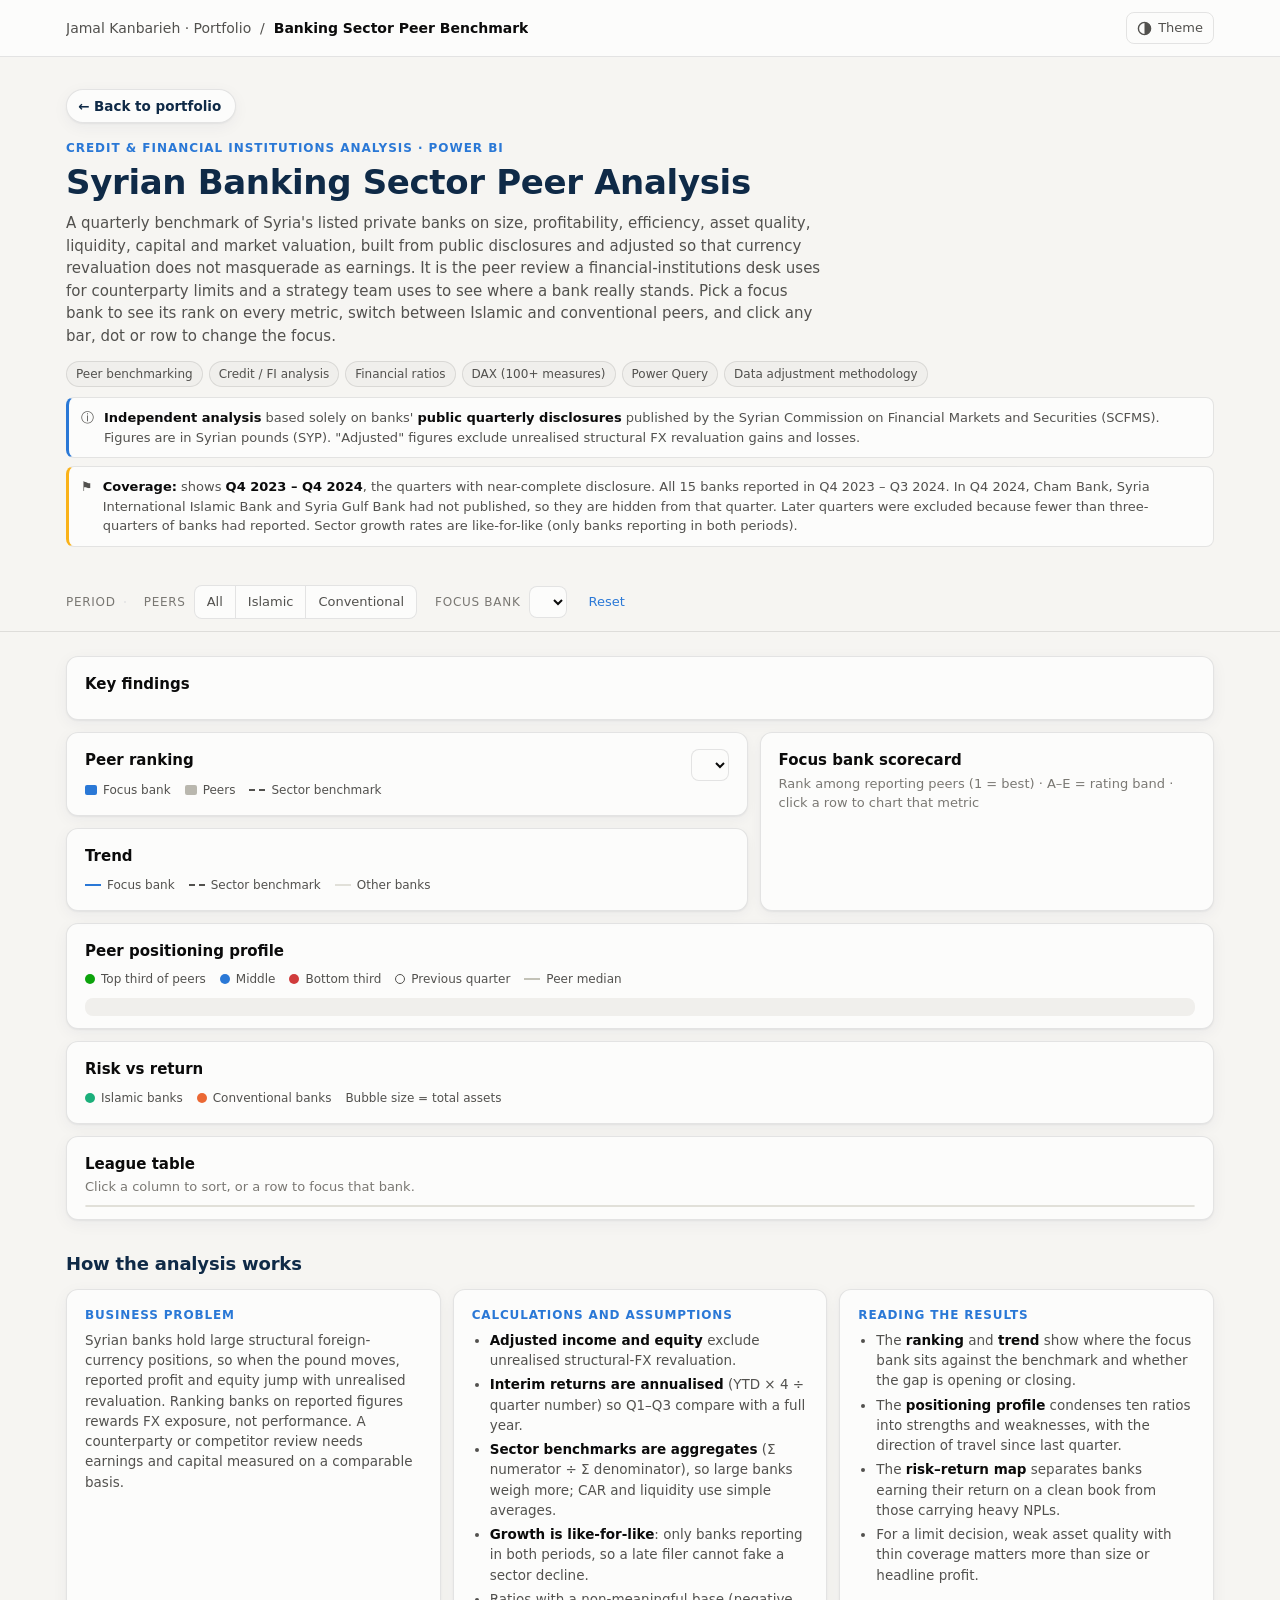
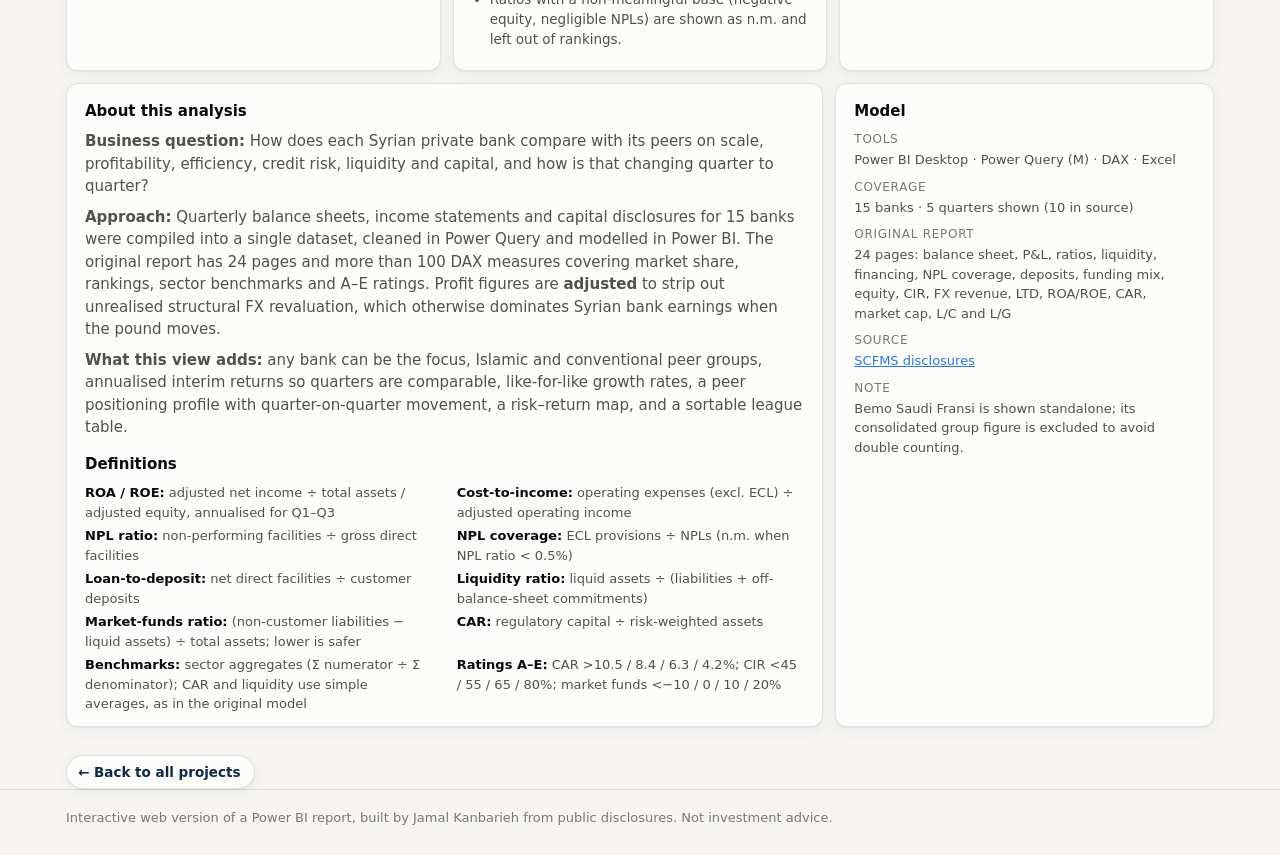
<file: projects/banking-sector/template.html>
<!doctype html>
<html lang="en">
<head>
<meta charset="utf-8">
<meta name="viewport" content="width=device-width, initial-scale=1">
<title>Syrian Banking Peer Benchmark</title>
<meta name="description" content="Interactive peer benchmarking of Syrian private banks (Q4 2023 – Q4 2024) by Jamal Kanbarieh: size, profitability, efficiency, asset quality, liquidity and capital.">
<link rel="stylesheet" href="../../assets/site.css">
<style>
.seg.wrapok{flex-wrap:wrap}
.stack{display:flex;flex-direction:column;gap:12px;min-width:0}
.sc td,.sc th{padding-left:6px;padding-right:6px}
#focusSel{max-width:240px}
.legend .dot{width:10px;height:10px;border-radius:50%;display:inline-block}
.small{font-size:12px;color:var(--muted)}
.fl{display:flex;gap:8px;align-items:center;flex-wrap:wrap}
.chg{font-size:12.5px}
.lt-wrap{overflow:auto;max-height:560px;margin-top:8px;border:1px solid var(--grid);border-radius:8px}
.def{display:grid;grid-template-columns:repeat(2,1fr);gap:4px 24px;font-size:13px;color:var(--ink-2);margin:8px 0 0;padding:0;list-style:none}
.def li b{color:var(--ink)}
@media (max-width:860px){.def{grid-template-columns:1fr}}
</style>
</head>
<body>
<header class="top"><div class="wrap">
  <div class="crumb"><a href="../../index.html">Jamal Kanbarieh · Portfolio</a> &nbsp;/&nbsp; <b>Banking Sector Peer Benchmark</b></div>
  <button class="themebtn" id="themeBtn" type="button" aria-label="Toggle dark mode"><svg viewBox="0 0 16 16" aria-hidden="true"><circle cx="8" cy="8" r="6.5" fill="none" stroke="currentColor" stroke-width="1.5"/><path d="M8 1.5a6.5 6.5 0 0 1 0 13z" fill="currentColor"/></svg> Theme</button>
</div></header>

<div class="wrap hero">
  <a class="backbtn" href="../../index.html">← Back to portfolio</a>
  <p class="eyebrow">Credit &amp; Financial Institutions Analysis · Power BI</p>
  <h1>Syrian Banking Sector Peer Analysis</h1>
  <p class="lede">A quarterly benchmark of Syria's listed private banks on size, profitability, efficiency, asset quality, liquidity, capital and market valuation, built from public disclosures and adjusted so that currency revaluation does not masquerade as earnings. It is the peer review a financial-institutions desk uses for counterparty limits and a strategy team uses to see where a bank really stands. Pick a focus bank to see its rank on every metric, switch between Islamic and conventional peers, and click any bar, dot or row to change the focus.</p>
  <ul class="tags"><li>Peer benchmarking</li><li>Credit / FI analysis</li><li>Financial ratios</li><li>DAX (100+ measures)</li><li>Power Query</li><li>Data adjustment methodology</li></ul>
  <div class="note info" role="note"><span aria-hidden="true">ⓘ</span><div><strong>Independent analysis</strong> based solely on banks' <strong>public quarterly disclosures</strong> published by the Syrian Commission on Financial Markets and Securities (SCFMS). Figures are in Syrian pounds (SYP). "Adjusted" figures exclude unrealised structural FX revaluation gains and losses.</div></div>
  <div class="note" role="note"><span aria-hidden="true">⚑</span><div><strong>Coverage:</strong> shows <strong>Q4 2023 – Q4 2024</strong>, the quarters with near-complete disclosure. All 15 banks reported in Q4 2023 – Q3 2024. In Q4 2024, Cham Bank, Syria International Islamic Bank and Syria Gulf Bank had not published, so they are hidden from that quarter. Later quarters were excluded because fewer than three-quarters of banks had reported. Sector growth rates are like-for-like (only banks reporting in both periods).</div></div>
</div>

<div class="filters" role="region" aria-label="Filters"><div class="wrap">
  <div class="fgroup"><span class="flabel">Period</span><div class="seg wrapok" id="perSeg"></div></div>
  <div class="fgroup"><span class="flabel">Peers</span><div class="seg" id="grpSeg"><button type="button" data-v="all">All</button><button type="button" data-v="isl">Islamic</button><button type="button" data-v="conv">Conventional</button></div></div>
  <div class="fgroup"><label class="flabel" for="focusSel">Focus bank</label><select id="focusSel"></select></div>
  <button class="reset" id="resetBtn" type="button">Reset</button>
</div></div>

<main class="wrap">
  <div class="kpis k8" id="kpi1"></div>
  <div class="kpis k8" id="kpi2"></div>

  <div class="card insights"><h2 id="insTitle">Key findings</h2><ul id="ins"></ul></div>

  <div class="grid32">
    <div class="stack">
    <div class="card panel">
      <div class="panelhead"><div><h2>Peer ranking</h2><p class="sub" id="rankSub"></p></div>
        <select id="metricSel" aria-label="Metric"></select></div>
      <div class="legend"><span><i class="sw" style="background:var(--actual)"></i>Focus bank</span><span><i class="sw" style="background:var(--budget)"></i>Peers</span><span><i class="ln dash" style="border-color:var(--ink-2)"></i><span id="benchLbl">Sector benchmark</span></span></div>
      <div class="chart" id="rank"></div>
    </div>
    <div class="card panel">
    <h2 id="trendTitle">Trend</h2>
    <p class="sub" id="trendSub"></p>
    <div class="legend"><span><i class="ln" style="border-color:var(--actual)"></i><span id="trendFocusLbl">Focus bank</span></span><span><i class="ln dash" style="border-color:var(--ink-2)"></i>Sector benchmark</span><span><i class="ln" style="border-color:var(--grid)"></i>Other banks</span></div>
    <div class="chart" id="trend"></div>
  </div>
    </div>
    <div class="card panel">
      <h2 id="scTitle">Focus bank scorecard</h2>
      <p class="sub">Rank among reporting peers (1 = best) · A–E = rating band · click a row to chart that metric</p>
      <div class="tablewrap"><table class="sc" id="sc"></table></div>
    </div>
  </div>

  <div class="card panel full">
    <h2 id="posTitle">Peer positioning profile</h2>
    <p class="sub" id="posSub"></p>
    <div class="legend"><span><i class="dot" style="background:var(--good)"></i>Top third of peers</span><span><i class="dot" style="background:var(--accent)"></i>Middle</span><span><i class="dot" style="background:var(--bad)"></i>Bottom third</span><span><i class="dot" style="background:transparent;border:1.5px solid var(--ink-2)"></i>Previous quarter</span><span><i class="ln" style="border-color:var(--axis)"></i>Peer median</span></div>
    <div class="chart" id="pos"></div>
    <div class="read" id="posRead"></div>
  </div>

  <div class="card panel full">
    <h2>Risk vs return</h2>
    <p class="sub" id="scatSub"></p>
    <div class="legend"><span><i class="dot" style="background:var(--s1)"></i>Islamic banks</span><span><i class="dot" style="background:var(--s2)"></i>Conventional banks</span><span>Bubble size = total assets</span></div>
    <div class="chart" id="scat"></div>
  </div>

  <div class="card panel full">
    <h2>League table</h2>
    <p class="sub" id="ltSub">Click a column to sort, or a row to focus that bank.</p>
    <div class="lt-wrap"><table class="lt" id="lt"></table></div>
  </div>

  <h2 class="sechead">How the analysis works</h2>
  <div class="story">
    <div class="card"><h3>Business problem</h3><p>Syrian banks hold large structural foreign-currency positions, so when the pound moves, reported profit and equity jump with unrealised revaluation. Ranking banks on reported figures rewards FX exposure, not performance. A counterparty or competitor review needs earnings and capital measured on a comparable basis.</p></div>
    <div class="card"><h3>Calculations and assumptions</h3><ul>
      <li><b>Adjusted income and equity</b> exclude unrealised structural-FX revaluation.</li>
      <li><b>Interim returns are annualised</b> (YTD × 4 ÷ quarter number) so Q1–Q3 compare with a full year.</li>
      <li><b>Sector benchmarks are aggregates</b> (Σ numerator ÷ Σ denominator), so large banks weigh more; CAR and liquidity use simple averages.</li>
      <li><b>Growth is like-for-like</b>: only banks reporting in both periods, so a late filer cannot fake a sector decline.</li>
      <li>Ratios with a non-meaningful base (negative equity, negligible NPLs) are shown as n.m. and left out of rankings.</li></ul></div>
    <div class="card"><h3>Reading the results</h3><ul>
      <li>The <b>ranking</b> and <b>trend</b> show where the focus bank sits against the benchmark and whether the gap is opening or closing.</li>
      <li>The <b>positioning profile</b> condenses ten ratios into strengths and weaknesses, with the direction of travel since last quarter.</li>
      <li>The <b>risk–return map</b> separates banks earning their return on a clean book from those carrying heavy NPLs.</li>
      <li>For a limit decision, weak asset quality with thin coverage matters more than size or headline profit.</li></ul></div>
  </div>

  <section class="about">
    <div class="card panel">
      <h2>About this analysis</h2>
      <p><b>Business question:</b> How does each Syrian private bank compare with its peers on scale, profitability, efficiency, credit risk, liquidity and capital, and how is that changing quarter to quarter?</p>
      <p><b>Approach:</b> Quarterly balance sheets, income statements and capital disclosures for 15 banks were compiled into a single dataset, cleaned in Power Query and modelled in Power BI. The original report has 24 pages and more than 100 DAX measures covering market share, rankings, sector benchmarks and A–E ratings. Profit figures are <b>adjusted</b> to strip out unrealised structural FX revaluation, which otherwise dominates Syrian bank earnings when the pound moves.</p>
      <p><b>What this view adds:</b> any bank can be the focus, Islamic and conventional peer groups, annualised interim returns so quarters are comparable, like-for-like growth rates, a peer positioning profile with quarter-on-quarter movement, a risk–return map, and a sortable league table.</p>
      <h2 style="margin-top:14px">Definitions</h2>
      <ul class="def">
        <li><b>ROA / ROE:</b> adjusted net income ÷ total assets / adjusted equity, annualised for Q1–Q3</li>
        <li><b>Cost-to-income:</b> operating expenses (excl. ECL) ÷ adjusted operating income</li>
        <li><b>NPL ratio:</b> non-performing facilities ÷ gross direct facilities</li>
        <li><b>NPL coverage:</b> ECL provisions ÷ NPLs (n.m. when NPL ratio &lt; 0.5%)</li>
        <li><b>Loan-to-deposit:</b> net direct facilities ÷ customer deposits</li>
        <li><b>Liquidity ratio:</b> liquid assets ÷ (liabilities + off-balance-sheet commitments)</li>
        <li><b>Market-funds ratio:</b> (non-customer liabilities − liquid assets) ÷ total assets; lower is safer</li>
        <li><b>CAR:</b> regulatory capital ÷ risk-weighted assets</li>
        <li><b>Benchmarks:</b> sector aggregates (Σ numerator ÷ Σ denominator); CAR and liquidity use simple averages, as in the original model</li>
        <li><b>Ratings A–E:</b> CAR &gt;10.5 / 8.4 / 6.3 / 4.2%; CIR &lt;45 / 55 / 65 / 80%; market funds &lt;−10 / 0 / 10 / 20%</li>
      </ul>
    </div>
    <div class="card panel">
      <h2>Model</h2>
      <dl>
        <dt>Tools</dt><dd>Power BI Desktop · Power Query (M) · DAX · Excel</dd>
        <dt>Coverage</dt><dd>15 banks · 5 quarters shown (10 in source)</dd>
        <dt>Original report</dt><dd>24 pages: balance sheet, P&amp;L, ratios, liquidity, financing, NPL coverage, deposits, funding mix, equity, CIR, FX revenue, LTD, ROA/ROE, CAR, market cap, L/C and L/G</dd>
        <dt>Source</dt><dd><a href="https://scfms.sy/en/declaration" rel="noopener">SCFMS disclosures</a></dd>
        <dt>Note</dt><dd>Bemo Saudi Fransi is shown standalone; its consolidated group figure is excluded to avoid double counting.</dd>
      </dl>
    </div>
  </section>
  <a class="backbtn bottom" href="../../index.html">← Back to all projects</a>
</main>

<footer><div class="wrap">Interactive web version of a Power BI report, built by Jamal Kanbarieh from public disclosures. Not investment advice.</div></footer>

<script src="../../assets/common.js"></script>
<script>
const SRC = __DATA__;
const PERIODS = SRC.periods, NAMES = SRC.names, ISL = new Set(SRC.islamic);
const QN = p => +p[1]; // quarter number
const ANN = p => 4 / QN(p);
const state = { p: PERIODS[PERIODS.length - 1], grp: "all", focus: null, metric: "roa" };

/* ---------- metric catalogue ---------- */
const dep = d => d.ca + d.td;
const M = [
  { k: "ta", g: "Size & share", l: "Total assets", t: "money", b: "high", v: d => d.ta, agg: r => sumK(r, "ta") },
  { k: "ta_sh", g: "Size & share", l: "Asset market share", t: "pct", b: "high", share: "ta" },
  { k: "nl", g: "Size & share", l: "Net financing", t: "money", b: "high", v: d => d.nl, agg: r => sumK(r, "nl") },
  { k: "dep", g: "Size & share", l: "Customer deposits", t: "money", b: "high", v: d => dep(d), agg: r => r.reduce((t, x) => t + dep(x.d), 0) },
  { k: "dep_sh", g: "Size & share", l: "Deposit market share", t: "pct", b: "high", share: "dep" },
  { k: "ni", g: "Profitability", l: "Adj. net income (YTD)", t: "money", b: "high", v: d => d.ni, agg: r => sumK(r, "ni") },
  { k: "roa", g: "Profitability", l: "Adj. ROA (annualised)", t: "pct", b: "high", v: (d, p) => d.ni / d.ta * ANN(p), bench: (r, p) => ratioAgg(r, x => x.ni, x => x.ta) * ANN(p) },
  { k: "roe", g: "Profitability", l: "Adj. ROE (annualised)", t: "pct", b: "high", v: (d, p) => d.eqa > 0 ? d.ni / d.eqa * ANN(p) : null, bench: (r, p) => ratioAgg(r.filter(x => x.d.eqa > 0), x => x.ni, x => x.eqa) * ANN(p) },
  { k: "fx", g: "Profitability", l: "FX revenues (YTD)", t: "money", b: "high", v: d => d.fx, agg: r => sumK(r, "fx") },
  { k: "cir", g: "Efficiency", l: "Adj. cost-to-income", t: "pct", b: "low", v: d => d.goi > 0 ? Math.abs(d.opx) / d.goi : null, bench: r => ratioAgg(r.filter(x => x.d.goi > 0), x => Math.abs(x.opx), x => x.goi), rate: v => v < .45 ? "A" : v < .55 ? "B" : v < .65 ? "C" : v < .80 ? "D" : "E" },
  { k: "npl", g: "Asset quality", l: "NPL ratio", t: "pct", b: "low", v: d => d.gl > 0 ? d.npl / d.gl : null, bench: r => ratioAgg(r.filter(x => x.d.gl > 0), x => x.npl, x => x.gl) },
  { k: "cov", g: "Asset quality", l: "NPL coverage", t: "pct", b: "high", v: d => (d.gl > 0 && d.npl / d.gl >= .005) ? d.ecl / d.npl : null, bench: r => ratioAgg(r.filter(x => x.d.gl > 0 && x.d.npl / x.d.gl >= .005), x => x.ecl, x => x.npl) },
  { k: "ltd", g: "Liquidity & funding", l: "Loan-to-deposit", t: "pct", b: null, v: d => d.nl / dep(d), bench: r => ratioAgg(r, x => x.nl, x => dep(x)) },
  { k: "liq", g: "Liquidity & funding", l: "Liquidity ratio", t: "pct", b: "high", v: d => d.r_liq, bench: r => avg(r.map(x => x.d.r_liq)) },
  { k: "mf", g: "Liquidity & funding", l: "Market-funds ratio", t: "pct", b: "low", v: d => ((d.tl - d.cm - d.td - d.ca) - d.liq) / d.ta, bench: r => ratioAgg(r, x => (x.tl - x.cm - x.td - x.ca) - x.liq, x => x.ta), rate: v => v < -.10 ? "A" : v < 0 ? "B" : v < .10 ? "C" : v < .20 ? "D" : "E" },
  { k: "casa", g: "Liquidity & funding", l: "Current accounts / deposits", t: "pct", b: "high", v: d => d.ca / dep(d), bench: r => ratioAgg(r, x => x.ca, x => dep(x)) },
  { k: "car", g: "Capital", l: "Capital adequacy (CAR)", t: "pct", b: "high", v: d => d.car, bench: r => avg(r.map(x => x.d.car)), rate: v => v > .105 ? "A" : v > .084 ? "B" : v > .063 ? "C" : v > .042 ? "D" : "E" },
  { k: "eqta", g: "Capital", l: "Equity / assets", t: "pct", b: "high", v: d => d.eqi / d.ta, bench: r => ratioAgg(r, x => x.eqi, x => x.ta) },
  { k: "mcap", g: "Market", l: "Market capitalisation", t: "money", b: "high", v: d => d.mcap, agg: r => sumK(r, "mcap") },
  { k: "pbv", g: "Market", l: "Price / book", t: "x", b: null, v: d => d.eqi > 0 ? d.mcap / d.eqi : null, bench: r => ratioAgg(r.filter(x => x.d.eqi > 0), x => x.mcap, x => x.eqi) },
];
const MK = Object.fromEntries(M.map(m => [m.k, m]));
function sumK(rows, k) { return rows.reduce((t, x) => t + (x.d[k] || 0), 0); }
function ratioAgg(rows, num, den) { let a = 0, b = 0; for (const x of rows) { const n = num(x.d), dd = den(x.d); if (n == null || dd == null || !isFinite(n) || !isFinite(dd)) continue; a += n; b += dd; } return b ? a / b : null; }
function median(a) { a = a.filter(v => v != null).sort((x, y) => x - y); const n = a.length; return n ? (n % 2 ? a[(n - 1) / 2] : (a[n / 2 - 1] + a[n / 2]) / 2) : null; }
function avg(a) { a = a.filter(v => v != null && isFinite(v)); return a.length ? a.reduce((x, y) => x + y, 0) / a.length : null; }

function inGroup(code) { return state.grp === "all" || (state.grp === "isl" ? ISL.has(code) : !ISL.has(code)); }
function rowsFor(p) { const D = SRC.data[p] || {}; return Object.keys(D).filter(inGroup).map(c => ({ c, d: D[c] })); }
function val(m, d, p, rows) {
  if (m.share) { const tot = m.share === "ta" ? sumK(rows, "ta") : rows.reduce((t, x) => t + dep(x.d), 0); return (m.share === "ta" ? d.ta : dep(d)) / tot; }
  const v = m.v(d, p); return (v == null || !isFinite(v)) ? null : v;
}
function bench(m, rows, p) {
  if (m.share) return rows.length ? 1 / rows.length : null;
  if (m.bench) return m.bench(rows, p);
  if (m.agg) return m.agg(rows) / rows.length; // per-bank average for money metrics
  return null;
}
function benchName(m) { return m.share ? "Equal share (1 ÷ n)" : m.agg ? "Peer average" : (m.k === "car" || m.k === "liq") ? "Peer simple average" : "Sector aggregate"; }
function fmtv(m, v) { if (v == null) return "n.m."; return m.t === "money" ? compact(v, "SYP ") : m.t === "x" ? v.toFixed(2) + "×" : pctP(v); }
function ranked(m, p, rows) {
  const list = rows.map(x => ({ c: x.c, v: val(m, x.d, p, rows) }));
  const ok = list.filter(x => x.v != null);
  ok.sort((a, b) => m.b === "low" ? a.v - b.v : b.v - a.v);
  ok.forEach((x, i) => x.rank = m.b ? i + 1 : null);
  return { ok, na: list.filter(x => x.v == null), n: ok.length };
}
const lbl = c => NAMES[c] || c;

/* ---------- controls ---------- */
function build() {
  const ps = $("perSeg");
  PERIODS.forEach(p => ps.appendChild(h("button", { type: "button", "data-v": p, text: p })));
  segBind("perSeg", null, v => state.p = v, () => { ensureFocus(); render(); });
  segBind("grpSeg", null, v => state.grp = v, () => { ensureFocus(); render(); });
  const ms = $("metricSel"); let g;
  for (const m of M) { if (m.g !== g) { g = h("optgroup", { label: m.g }); ms.appendChild(g); } g.appendChild(h("option", { value: m.k, text: m.l })); }
  ms.onchange = () => { state.metric = ms.value; render(); };
  $("focusSel").onchange = e => { state.focus = e.target.value; render(); };
  $("resetBtn").onclick = () => { state.p = PERIODS[PERIODS.length - 1]; state.grp = "all"; state.metric = "roa"; state.focus = null; ensureFocus(); render(); };
  initTheme(render);
}
function ensureFocus() {
  const rows = rowsFor(state.p);
  if (!state.focus || !rows.find(r => r.c === state.focus)) state.focus = rows.slice().sort((a, b) => b.d.ta - a.d.ta)[0].c;
}
function setFocus(c) { state.focus = c; render(); }
function syncControls() {
  segSync("perSeg", state.p); segSync("grpSeg", state.grp);
  $("metricSel").value = state.metric;
  const fs = $("focusSel"); fs.replaceChildren();
  rowsFor(state.p).sort((a, b) => lbl(a.c).localeCompare(lbl(b.c))).forEach(r => fs.appendChild(h("option", { value: r.c, text: `${lbl(r.c)} (${r.c})` })));
  fs.value = state.focus;
}
function prevPeriod(p) { const i = PERIODS.indexOf(p); return i > 0 ? PERIODS[i - 1] : null; }
function yoyPeriod(p) { const i = PERIODS.indexOf(p); return i >= 4 ? PERIODS[i - 4] : null; }

/* ---------- KPIs ---------- */
function lflGrowth(key, p, p0) {
  if (!p0) return null;
  const now = rowsFor(p), before = SRC.data[p0];
  const common = now.filter(r => before[r.c]);
  const f = typeof key === "function" ? key : (d => d[key]);
  const a = common.reduce((t, r) => t + f(r.d), 0), b = common.reduce((t, r) => t + f(before[r.c]), 0);
  return b ? a / b - 1 : null;
}
function renderKPIs() {
  const p = state.p, rows = rowsFor(p), p0 = yoyPeriod(p) || prevPeriod(p), cmpLbl = yoyPeriod(p) ? "YoY" : "QoQ";
  const all = Object.keys(SRC.data[p]).length, tot = Object.keys(SRC.data[PERIODS[0]]).filter(inGroup).length;
  const g = (k) => { const v = lflGrowth(k, p, p0); return v == null ? "First period shown" : `${v >= 0 ? "▲" : "▼"} ${pctS(v)} ${cmpLbl} like-for-like`; };
  const gc = (k) => { const v = lflGrowth(k, p, p0); return v == null ? "" : v >= 0 ? "up" : "down"; };
  const r1 = [
    { k: "Total assets", v: compact(sumK(rows, "ta"), "SYP "), s: g("ta"), c: gc("ta") },
    { k: "Net financing", v: compact(sumK(rows, "nl"), "SYP "), s: g("nl"), c: gc("nl") },
    { k: "Customer deposits", v: compact(rows.reduce((t, x) => t + dep(x.d), 0), "SYP "), s: g(dep), c: gc(dep) },
    { k: "Banks reporting", v: `${rows.length} of ${tot}`, s: rows.length < tot ? "Non-reporting banks hidden" : "Full coverage" },
  ];
  const roa = MK.roa.bench(rows, p), npl = MK.npl.bench(rows, p), cir = MK.cir.bench(rows, p), car = MK.car.bench(rows, p);
  const r2 = [
    { k: "Adj. net income (YTD)", v: compact(sumK(rows, "ni"), "SYP "), s: `${rows.filter(r => r.d.ni < 0).length} bank(s) loss-making` },
    { k: "Aggregate ROA", v: pctP(roa, 2), s: QN(p) === 4 ? "Full year" : "Annualised" },
    { k: "Aggregate NPL ratio", v: pctP(npl), s: `Median bank ${pctP(median(rows.map(r => MK.npl.v(r.d, p))))} · coverage ${pctP(MK.cov.bench(rows, p), 0)}` },
    { k: "Aggregate cost-to-income", v: pctP(cir), s: `Average CAR ${pctP(car, 0)}` },
  ];
  for (const [id, items] of [["kpi1", r1], ["kpi2", r2]]) {
    $(id).replaceChildren(...items.map(it => h("div", { class: "card kpi" }, h("div", { class: "k", text: it.k }), h("div", { class: "v", text: it.v }), h("div", { class: "s" + (it.c ? " " + it.c : ""), text: it.s }))));
  }
}

/* ---------- insights ---------- */
function renderInsights() {
  const p = state.p, rows = rowsFor(p), ul = $("ins"); ul.replaceChildren();
  $("insTitle").textContent = `Key findings · ${p} · ${state.grp === "all" ? "all banks" : state.grp === "isl" ? "Islamic banks" : "conventional banks"}`;
  const add = (...parts) => ul.appendChild(h("li", {}, ...parts.map(x => typeof x === "string" ? document.createTextNode(x) : h("b", { text: x.b }))));
  const ta = ranked(MK.ta_sh, p, rows).ok, top3 = ta.slice(0, 3).reduce((t, x) => t + x.v, 0);
  add({ b: lbl(ta[0].c) }, ` is the largest bank with ${pctP(ta[0].v)} of assets. The top three hold `, { b: pctP(top3) }, " of the group's balance sheet.");
  const roa = ranked(MK.roa, p, rows).ok, loss = rows.filter(r => r.d.ni < 0).map(r => r.c);
  add("Most profitable on assets: ", { b: `${lbl(roa[0].c)} (${pctP(roa[0].v, 2)})` }, ". ", loss.length ? `${loss.length} of ${rows.length} banks reported an adjusted loss (${loss.join(", ")}).` : "Every bank reported an adjusted profit.");
  const npl = ranked(MK.npl, p, rows).ok, hi = npl.filter(x => x.v > .10);
  add({ b: `${hi.length} of ${npl.length}` }, ` banks carry NPL ratios above 10%. The worst is ${lbl(npl[npl.length - 1].c)} at `, { b: pctP(npl[npl.length - 1].v) }, `, against a sector aggregate of ${pctP(MK.npl.bench(rows, p))}.`);
  const ltd = MK.ltd.bench(rows, p);
  add("Lending stays thin: the aggregate loan-to-deposit ratio is ", { b: pctP(ltd) }, ". Balance sheets are dominated by liquid assets, typical of a market with limited credit demand and high FX uncertainty.");
  const f = state.focus, fr = rowsFor(p).find(r => r.c === f);
  if (fr) {
    const strengths = [], weak = [];
    for (const m of M) { if (!m.b || m.agg || m.share) continue; const r = ranked(m, p, rows); const me = r.ok.find(x => x.c === f); if (!me) continue; if (me.rank <= Math.max(2, Math.round(r.n * .2))) strengths.push(m.l); if (me.rank > r.n - Math.max(2, Math.round(r.n * .2))) weak.push(m.l); }
    add({ b: lbl(f) }, " ranks in the top tier on ", { b: strengths.slice(0, 3).join(", ") || "none of the ratio metrics" }, weak.length ? `, and in the bottom tier on ${weak.slice(0, 3).join(", ")}.` : ", with no bottom-tier ratios.");
  }
}

/* ---------- ranking chart ---------- */
function renderRank() {
  const box = $("rank"); box.replaceChildren();
  const m = MK[state.metric], p = state.p, rows = rowsFor(p), R = ranked(m, p, rows), list = [...R.ok, ...R.na];
  const W = Math.max(300, box.clientWidth), narrow = W < 560, labelW = narrow ? 52 : 190, valW = 70, rowH = 26, top = 4, bottom = 22;
  const H = top + rowH * list.length + bottom;
  const svg = el("svg", { viewBox: `0 0 ${W} ${H}`, role: "img", "aria-label": `Ranking of banks by ${m.l}` }, box);
  const vals = R.ok.map(x => x.v), B = bench(m, rows, p);
  let lo = Math.min(0, ...vals), hi = Math.max(0, ...vals);
  // clip extreme outliers so the rest stay readable
  const abs = vals.map(Math.abs).sort((a, b) => a - b), p75 = abs[Math.floor(abs.length * .75)] || 0, lim = p75 * 2.5;
  let clipped = false;
  if (m.t !== "money" && lim > 0) { if (hi > lim) { hi = lim; clipped = true; } if (lo < -lim) { lo = -lim; clipped = true; } }
  if (B != null) { hi = Math.max(hi, B); lo = Math.min(lo, B); }
  const ticks = niceTicks(lo, hi, narrow ? 3 : 4); lo = Math.min(lo, ticks[0]); hi = Math.max(hi, ticks[ticks.length - 1]);
  const x0 = labelW, x1 = W - valW, sx = v => x0 + (x1 - x0) * (Math.max(lo, Math.min(hi, v)) - lo) / (hi - lo);
  for (const t of ticks) { const x = sx(t); el("line", { x1: x, x2: x, y1: top, y2: H - bottom, stroke: t === 0 ? "var(--axis)" : "var(--grid)" }, svg); txt(svg, x, H - 6, m.t === "money" ? compact(t, "") : m.t === "x" ? t.toFixed(1) + "×" : (t * 100).toFixed(0) + "%", { "text-anchor": "middle", fill: "var(--muted)", "font-size": 11 }); }
  list.forEach((x, i) => {
    const y = top + i * rowH + 4, bh = rowH - 9, isF = x.c === state.focus;
    const g = el("g", { class: "hit", tabindex: 0, role: "button", "aria-label": `${lbl(x.c)}: ${fmtv(m, x.v)}${x.rank ? ", rank " + x.rank : ""}` }, svg);
    el("rect", { x: 0, y: y - 4, width: W, height: rowH, fill: isF ? "var(--accent)" : "transparent", opacity: isF ? .07 : 1 }, g);
    txt(g, 0, y + bh / 2, (x.rank ? x.rank + ". " : "") + (narrow ? x.c : lbl(x.c)), { "dominant-baseline": "middle", "font-size": 12, fill: isF ? "var(--ink)" : "var(--ink-2)", "font-weight": isF ? 650 : 400 });
    if (x.v != null) {
      const a = sx(0), b = sx(x.v), fill = isF ? "var(--actual)" : "var(--budget)";
      el("path", { d: x.v >= 0 ? rr(a, y, b - a, bh, 3) : rl(b, y, a - b, bh, 3), fill, class: "mk " + (x.v >= 0 ? "gx" : "gxr"), style: `animation-delay:${i * 18}ms` }, g);
      if ((x.v > hi || x.v < lo)) { const cx = x.v > hi ? sx(hi) - 8 : sx(lo) + 8; el("path", { d: `M${cx - 3},${y - 1} l6,${bh + 2}`, stroke: "var(--surface)", "stroke-width": 3 }, g); }
      txt(g, W, y + bh / 2, fmtv(m, x.v), { "text-anchor": "end", "dominant-baseline": "middle", "font-size": 12, fill: "var(--ink)", "font-weight": isF ? 650 : 500 });
    } else txt(g, x0 + 4, y + bh / 2, "n.m. (not meaningful)", { "dominant-baseline": "middle", "font-size": 11.5, fill: "var(--muted)" });
    bindTip(g, () => [`${lbl(x.c)} (${x.c}) · ${p}`, [{ label: m.l, value: fmtv(m, x.v) }, ...(x.rank ? [{ label: "Rank", value: `${x.rank} of ${R.n}` }] : []), ...(B != null ? [{ label: benchName(m), value: fmtv(m, B) }] : [])]]);
    onActivate(g, () => setFocus(x.c));
  });
  if (B != null) { const bx = sx(B); el("line", { x1: bx, x2: bx, y1: top - 2, y2: H - bottom, stroke: "var(--ink-2)", "stroke-width": 1.5, "stroke-dasharray": "4 3" }, svg); }
  $("benchLbl").textContent = B != null ? `${benchName(m)}: ${fmtv(m, B)}` : "No benchmark";
  $("rankSub").textContent = `${m.l} · ${p} · ${R.n} banks${m.b ? (m.b === "low" ? " · lower is better" : " · higher is better") : ""}${clipped ? " · extreme values clipped (⫽), labels show true values" : ""}`;
}

/* ---------- scorecard ---------- */
function renderScorecard() {
  const t = $("sc"); t.replaceChildren();
  const p = state.p, rows = rowsFor(p), f = state.focus, fr = rows.find(r => r.c === f), pp = prevPeriod(p);
  $("scTitle").textContent = `${lbl(f)} scorecard`;
  t.appendChild(h("thead", {}, h("tr", {}, h("th", { text: "Metric" }), h("th", { text: "Value" }), h("th", { text: "Rank" }), h("th", { text: "Sector" }))));
  const tb = h("tbody"); let g;
  for (const m of M) {
    if (m.g !== g) { g = m.g; tb.appendChild(h("tr", { class: "grp" }, h("td", { colspan: 4, text: g }))); }
    const v = val(m, fr.d, p, rows), R = ranked(m, p, rows), me = R.ok.find(x => x.c === f), B = bench(m, rows, p);
    let cls = "";
    if (m.b && v != null && B != null && !m.agg) cls = (m.b === "high" ? v >= B : v <= B) ? "up" : "down";
    const rate = m.rate && v != null ? m.rate(v) : null;
    const tr = h("tr", { class: "m" + (m.k === state.metric ? " cur" : ""), tabindex: 0 },
      h("td", {}, document.createTextNode(m.l + " "), rate ? h("span", { class: "badge", title: "Rating A (strongest) – E", text: rate }) : null),
      h("td", { class: cls, text: fmtv(m, v) }),
      h("td", { class: "rank", text: me && me.rank ? `${me.rank}/${R.n}` : "—" }),
      h("td", { class: "rank", text: B == null ? "—" : fmtv(m, B) }));
    onActivate(tr, () => { state.metric = m.k; render(); });
    tb.appendChild(tr);
  }
  t.appendChild(tb);
}

/* ---------- trend ---------- */
function renderTrend() {
  const box = $("trend"); box.replaceChildren();
  const m = MK[state.metric], f = state.focus, W = Math.max(300, box.clientWidth), narrow = W < 560;
  const left = narrow ? 52 : 60, right = narrow ? 14 : 110, top = 12, bottom = 28, H = narrow ? 240 : 300;
  const svg = el("svg", { viewBox: `0 0 ${W} ${H}`, role: "img", "aria-label": `${m.l} trend` }, box);
  const series = {}, bseries = [];
  for (const p of PERIODS) {
    const rows = rowsFor(p); bseries.push(rows.length ? bench(m, rows, p) : null);
    for (const r of rows) (series[r.c] ||= Array(PERIODS.length).fill(null))[PERIODS.indexOf(p)] = val(m, r.d, p, rows);
  }
  const fv = series[f] || [];
  let all = Object.values(series).flat().filter(v => v != null).sort((a, b) => a - b);
  const q = k => all[Math.min(all.length - 1, Math.max(0, Math.floor(all.length * k)))];
  let lo = Math.min(q(.05), ...fv.filter(v => v != null), ...bseries.filter(v => v != null));
  let hi = Math.max(q(.95), ...fv.filter(v => v != null), ...bseries.filter(v => v != null));
  if (m.t === "money" || (lo >= 0 && m.t !== "x")) lo = Math.min(0, lo);
  const ticks = niceTicks(lo, hi, 4); lo = ticks[0]; hi = ticks[ticks.length - 1];
  const sx = i => left + (W - left - right) * i / (PERIODS.length - 1), sy = v => top + (H - top - bottom) * (1 - (v - lo) / (hi - lo));
  const clipId = "tclip"; const cp = el("clipPath", { id: clipId }, el("defs", {}, svg)); el("rect", { x: left - 6, y: top - 4, width: W - left - right + 12, height: H - top - bottom + 8 }, cp);
  for (const t of ticks) { const y = sy(t); el("line", { x1: left, x2: W - right, y1: y, y2: y, stroke: t === 0 ? "var(--axis)" : "var(--grid)" }, svg); txt(svg, left - 8, y, m.t === "money" ? compact(t, "") : m.t === "x" ? t.toFixed(1) + "×" : (t * 100).toFixed(m.k === "roa" ? 1 : 0) + "%", { "text-anchor": "end", "dominant-baseline": "middle", fill: "var(--muted)", "font-size": 11 }); }
  PERIODS.forEach((p, i) => txt(svg, sx(i), H - 8, narrow ? p.replace(" 20", " '") : p, { "text-anchor": "middle", fill: p === state.p ? "var(--ink)" : "var(--muted)", "font-size": 11, "font-weight": p === state.p ? 650 : 400 }));
  el("line", { x1: sx(PERIODS.indexOf(state.p)), x2: sx(PERIODS.indexOf(state.p)), y1: top, y2: H - bottom, stroke: "var(--accent)", opacity: .25, "stroke-width": 8 }, svg);
  const line = arr => { let d = "", pen = false; arr.forEach((v, i) => { if (v == null) { pen = false; return; } d += (pen ? "L" : "M") + sx(i) + "," + sy(v); pen = true; }); return d; };
  const g = el("g", { "clip-path": `url(#${clipId})` }, svg);
  for (const c in series) if (c !== f) el("path", { d: line(series[c]), fill: "none", stroke: "var(--grid)", "stroke-width": 1.5 }, g);
  el("path", { d: line(bseries), fill: "none", stroke: "var(--ink-2)", "stroke-width": 2, "stroke-dasharray": "5 4" }, g);
  el("path", { d: line(fv), fill: "none", stroke: "var(--actual)", "stroke-width": 2.5, class: "wipe" }, g);
  fv.forEach((v, i) => v != null && el("circle", { cx: sx(i), cy: sy(v), r: 4, fill: "var(--actual)", stroke: "var(--surface)", "stroke-width": 2 }, g));
  if (!narrow) {
    const li = fv.length - 1 - [...fv].reverse().findIndex(v => v != null);
    if (fv[li] != null) txt(svg, sx(PERIODS.length - 1) + 12, sy(fv[li]), f + " " + fmtv(m, fv[li]), { "dominant-baseline": "middle", fill: "var(--ink)", "font-size": 12, "font-weight": 650 });
    const lb = bseries[bseries.length - 1]; if (lb != null) txt(svg, sx(PERIODS.length - 1) + 12, sy(lb) + (Math.abs(sy(lb) - sy(fv[li] ?? lb)) < 14 ? 15 : 0), "Sector " + fmtv(m, lb), { "dominant-baseline": "middle", fill: "var(--ink-2)", "font-size": 12 });
  }
  const cross = el("line", { y1: top, y2: H - bottom, stroke: "var(--ink-2)", opacity: 0 }, svg);
  const hit = el("rect", { x: left - 20, y: top, width: W - left - right + 40, height: H - top - bottom, fill: "transparent", style: "cursor:crosshair" }, svg);
  const mv = e => { const r = svg.getBoundingClientRect(), px = (e.clientX - r.left) * W / r.width; const i = Math.max(0, Math.min(PERIODS.length - 1, Math.round((px - left) / ((W - left - right) / (PERIODS.length - 1))))); cross.setAttribute("x1", sx(i)); cross.setAttribute("x2", sx(i)); cross.setAttribute("opacity", .4);
    const rk = SRC.data[PERIODS[i]][f] ? ranked(m, PERIODS[i], rowsFor(PERIODS[i])).ok.find(x => x.c === f) : null;
    showTip(e, `${PERIODS[i]} · ${m.l}`, [{ label: lbl(f), value: fv[i] == null ? "not reported" : fmtv(m, fv[i]), color: css("--actual") }, { label: "Sector benchmark", value: fmtv(m, bseries[i]), color: css("--ink-2"), dash: true }, ...(rk && rk.rank ? [{ label: "Rank", value: `${rk.rank} of ${ranked(m, PERIODS[i], rowsFor(PERIODS[i])).n}` }] : [])]); };
  hit.addEventListener("pointermove", mv); hit.addEventListener("pointerdown", mv); hit.addEventListener("pointerleave", () => { hideTip(); cross.setAttribute("opacity", 0); });
  $("trendTitle").textContent = `${m.l}: ${lbl(f)} vs sector`;
  $("trendFocusLbl").textContent = lbl(f);
  $("trendSub").textContent = `Q4 2023 – Q4 2024 · grey lines = every other reporting bank (outliers beyond the 5th–95th percentile are cut off) · benchmark is recomputed for the banks reporting each quarter`;
}

/* ---------- peer positioning profile ---------- */
function renderPos() {
  const box = $("pos"); box.replaceChildren();
  const p = state.p, pp = prevPeriod(p), f = state.focus, rows = rowsFor(p), prow = pp ? rowsFor(pp) : [];
  const ms = M.filter(m => m.b && !m.agg && !m.share), pos = (m, per, rs) => { const R = ranked(m, per, rs), me = R.ok.find(x => x.c === f); return me && R.n > 1 ? { pct: (R.n - me.rank) / (R.n - 1), rank: me.rank, n: R.n, v: me.v } : null; };
  const list = ms.map(m => ({ m, now: pos(m, p, rows), was: pp && prow.find(r => r.c === f) ? pos(m, pp, prow) : null }));
  const W = Math.max(300, box.clientWidth), narrow = W < 560, labelW = narrow ? 118 : 200, valW = narrow ? 64 : 170, rowH = 30, top = 20, bottom = 8, H = top + rowH * list.length + bottom;
  const svg = el("svg", { viewBox: `0 0 ${W} ${H}`, role: "img", "aria-label": "Percentile position of the focus bank on each ratio" }, box), x0 = labelW, x1 = W - valW, sx = v => x0 + (x1 - x0) * v;
  el("rect", { x: sx(0), y: top - 4, width: sx(1 / 3) - sx(0), height: H - top - bottom + 4, fill: "var(--bad)", opacity: .06 }, svg); el("rect", { x: sx(2 / 3), y: top - 4, width: sx(1) - sx(2 / 3), height: H - top - bottom + 4, fill: "var(--good)", opacity: .07 }, svg);
  el("line", { x1: sx(.5), x2: sx(.5), y1: top - 4, y2: H - bottom, stroke: "var(--axis)", "stroke-dasharray": "3 3" }, svg);
  txt(svg, sx(0), 10, "← weakest in peer group", { "font-size": 11, fill: "var(--muted)" }); txt(svg, sx(1), 10, "strongest →", { "font-size": 11, fill: "var(--muted)", "text-anchor": "end" }); if (!narrow) txt(svg, sx(.5), 10, "median", { "font-size": 11, fill: "var(--muted)", "text-anchor": "middle" });
  list.forEach((o, i) => {
    const y = top + i * rowH + rowH / 2, g = el("g", { class: "hit", tabindex: 0, role: "button", "aria-label": `${o.m.l}: ${o.now ? "rank " + o.now.rank + " of " + o.now.n : "not meaningful"}` }, svg);
    el("rect", { x: 0, y: y - rowH / 2, width: W, height: rowH, fill: o.m.k === state.metric ? "var(--accent)" : "transparent", opacity: o.m.k === state.metric ? .07 : 1 }, g);
    txt(g, 0, y, o.m.l.replace(" (annualised)", ""), { "dominant-baseline": "middle", "font-size": 12, fill: "var(--ink)" });
    el("line", { x1: x0, x2: x1, y1: y, y2: y, stroke: "var(--grid)", "stroke-width": 2, "stroke-linecap": "round" }, g);
    if (!o.now) { txt(g, x0 + 6, y - 9, "n.m.", { "font-size": 10.5, fill: "var(--muted)" }); return; }
    const col = o.now.pct >= 2 / 3 ? "var(--good)" : o.now.pct <= 1 / 3 ? "var(--bad)" : "var(--accent)";
    if (o.was) { el("line", { x1: sx(o.was.pct), x2: sx(o.now.pct), y1: y, y2: y, stroke: col, "stroke-width": 2.5, opacity: .45, class: "fade" }, g); el("circle", { cx: sx(o.was.pct), cy: y, r: 4.5, fill: "var(--surface)", stroke: "var(--ink-2)", "stroke-width": 1.5 }, g); }
    el("circle", { cx: sx(o.now.pct), cy: y, r: 7, fill: col, stroke: "var(--surface)", "stroke-width": 2, class: "mk pop", style: `animation-delay:${i * 35}ms` }, g);
    const d = o.was ? o.was.rank - o.now.rank : 0;
    txt(g, W, y, `${narrow ? "" : fmtv(o.m, o.now.v) + " · "}${o.now.rank}/${o.now.n}${o.was && d ? (d > 0 ? " ▲" : " ▼") + Math.abs(d) : ""}`, { "text-anchor": "end", "dominant-baseline": "middle", "font-size": 12, fill: "var(--ink)", "font-weight": 600 });
    bindTip(g, () => [`${o.m.l} · ${lbl(f)}`, [{ label: p, value: `${fmtv(o.m, o.now.v)} · rank ${o.now.rank} of ${o.now.n}` }, ...(o.was ? [{ label: pp, value: `${fmtv(o.m, o.was.v)} · rank ${o.was.rank} of ${o.was.n}` }, { label: "Rank change", value: d === 0 ? "unchanged" : `${d > 0 ? "up" : "down"} ${Math.abs(d)}`, cls: d > 0 ? "up" : d < 0 ? "down" : "" }] : []), { label: "Better when", value: o.m.b === "low" ? "lower" : "higher" }]]);
    onActivate(g, () => { state.metric = o.m.k; render(); });
  });
  const ok = list.filter(o => o.now), topN = ok.filter(o => o.now.pct >= 2 / 3), bot = ok.filter(o => o.now.pct <= 1 / 3), mv = ok.filter(o => o.was).map(o => ({ o, d: o.was.rank - o.now.rank })).sort((a, b) => Math.abs(b.d) - Math.abs(a.d))[0];
  $("posTitle").textContent = `Peer positioning profile: ${lbl(f)}`;
  $("posSub").textContent = `${p}${pp ? " vs " + pp : ""} · position among ${state.grp === "all" ? "all" : state.grp === "isl" ? "Islamic" : "conventional"} reporting banks on each ratio, re-based so that right is always better · click a row to chart that metric`;
  $("posRead").replaceChildren(h("b", { text: "Profile: " }), document.createTextNode(`${lbl(f)} sits in the top third of peers on ${topN.length} of ${ok.length} ratios${topN.length ? " (" + topN.slice(0, 4).map(o => o.m.l.replace(" (annualised)", "")).join(", ") + ")" : ""} and in the bottom third on ${bot.length}${bot.length ? " (" + bot.slice(0, 4).map(o => o.m.l.replace(" (annualised)", "")).join(", ") + ")" : ""}.` + (mv && mv.d ? ` The largest move since ${pp} is ${mv.o.m.l.replace(" (annualised)", "")}, ${mv.d > 0 ? "up" : "down"} ${Math.abs(mv.d)} place${Math.abs(mv.d) > 1 ? "s" : ""}.` : pp ? " Rankings are unchanged since the previous quarter." : "") + " A rank is relative: a bank can improve its own ratio and still lose places if peers improved faster."));
}

/* ---------- scatter ---------- */
function renderScatter() {
  const box = $("scat"); box.replaceChildren();
  const p = state.p, rows = rowsFor(p), W = Math.max(300, box.clientWidth), narrow = W < 560;
  const left = narrow ? 44 : 60, right = 16, top = 14, bottom = 40, H = narrow ? 300 : 380;
  const svg = el("svg", { viewBox: `0 0 ${W} ${H}`, role: "img", "aria-label": "NPL ratio versus ROA" }, box);
  const pts = rows.map(r => ({ c: r.c, x: MK.npl.v(r.d, p), y: MK.roa.v(r.d, p), s: r.d.ta })).filter(o => o.x != null && o.y != null);
  const xt = niceTicks(0, Math.max(...pts.map(o => o.x)) * 1.05, narrow ? 4 : 5), yt = niceTicks(Math.min(0, ...pts.map(o => o.y)) * 1.1, Math.max(0, ...pts.map(o => o.y)) * 1.25, 4);
  const sx = v => left + (W - left - right) * (v - xt[0]) / (xt[xt.length - 1] - xt[0]), sy = v => top + (H - top - bottom) * (1 - (v - yt[0]) / (yt[yt.length - 1] - yt[0]));
  const smax = Math.max(...pts.map(o => o.s)), rad = s => 5 + (narrow ? 13 : 20) * Math.sqrt(s / smax);
  for (const t of xt) { el("line", { x1: sx(t), x2: sx(t), y1: top, y2: H - bottom, stroke: "var(--grid)" }, svg); txt(svg, sx(t), H - bottom + 16, (t * 100).toFixed(0) + "%", { "text-anchor": "middle", fill: "var(--muted)", "font-size": 11 }); }
  for (const t of yt) { el("line", { x1: left, x2: W - right, y1: sy(t), y2: sy(t), stroke: t === 0 ? "var(--axis)" : "var(--grid)" }, svg); txt(svg, left - 8, sy(t), (t * 100).toFixed(1) + "%", { "text-anchor": "end", "dominant-baseline": "middle", fill: "var(--muted)", "font-size": 11 }); }
  txt(svg, (left + W - right) / 2, H - 4, "NPL ratio →  (higher = weaker asset quality)", { "text-anchor": "middle", fill: "var(--ink-2)", "font-size": 11.5 });
  pts.sort((a, b) => b.s - a.s).forEach(o => {
    const isF = o.c === state.focus, col = ISL.has(o.c) ? "var(--s1)" : "var(--s2)";
    const g = el("g", { class: "hit", tabindex: 0, role: "button", "aria-label": `${lbl(o.c)}: NPL ${pctP(o.x)}, ROA ${pctP(o.y, 2)}` }, svg);
    el("circle", { cx: sx(o.x), cy: sy(o.y), r: Math.max(12, rad(o.s)), fill: "transparent" }, g);
    el("circle", { cx: sx(o.x), cy: sy(o.y), r: rad(o.s), fill: col, "fill-opacity": isF ? .95 : .55, stroke: isF ? "var(--ink)" : "var(--surface)", "stroke-width": isF ? 2.5 : 1.5, class: "mk pop" }, g);
    o.g = g; o.isF = isF;
    bindTip(g, () => [`${lbl(o.c)} · ${p}`, [{ label: "NPL ratio", value: pctP(o.x) }, { label: "Adj. ROA", value: pctP(o.y, 2) }, { label: "Total assets", value: compact(o.s, "SYP ") }, { label: "Type", value: ISL.has(o.c) ? "Islamic" : "Conventional" }]]);
    onActivate(g, () => setFocus(o.c));
  });
  // label placement: try right, left, above, below; skip if no free slot (tooltip still has it)
  const boxes = pts.map(o => ({ x0: sx(o.x) - rad(o.s), x1: sx(o.x) + rad(o.s), y0: sy(o.y) - rad(o.s), y1: sy(o.y) + rad(o.s), c: o.c }));
  const placed = [], hit2 = (a, b) => a.x0 < b.x1 && a.x1 > b.x0 && a.y0 < b.y1 && a.y1 > b.y0;
  const order = pts.slice().sort((a, b) => (b.isF - a.isF) || (b.s - a.s));
  for (const o of order) {
    const cx = sx(o.x), cy = sy(o.y), r = rad(o.s), w = o.c.length * 6.6 + 4, hh = 13;
    const cands = [[cx + r + 3, cy - hh / 2], [cx - r - 3 - w, cy - hh / 2], [cx - w / 2, cy - r - hh - 2], [cx - w / 2, cy + r + 2], [cx + r * .7, cy - r - hh + 2], [cx + r * .7, cy + r - 2]];
    for (const [lx, ly] of cands) {
      const b = { x0: lx, x1: lx + w, y0: ly, y1: ly + hh };
      if (b.x0 < left || b.x1 > W - right || b.y0 < top || b.y1 > H - bottom) continue;
      if (placed.some(q => hit2(q, b)) || boxes.some(q => q.c !== o.c && hit2({ x0: q.x0 + 3, x1: q.x1 - 3, y0: q.y0 + 3, y1: q.y1 - 3 }, b))) continue;
      placed.push(b);
      txt(svg, lx + 2, ly + hh / 2, o.c, { "dominant-baseline": "middle", "font-size": 11, fill: o.isF ? "var(--ink)" : "var(--ink-2)", "font-weight": o.isF ? 700 : 400, "pointer-events": "none" });
      break;
    }
  }
  $("scatSub").textContent = `${p} · vertical axis: adj. ROA${QN(p) === 4 ? "" : " (annualised)"} · top-left is best (clean book, high return) · click a bubble to focus that bank`;
}

/* ---------- league table ---------- */
const LT = ["ta_sh", "ta", "nl", "dep", "ni", "roa", "roe", "cir", "npl", "cov", "ltd", "liq", "car", "pbv"];
let ltSort = { k: "ta", dir: -1 };
function renderLeague() {
  const t = $("lt"); t.replaceChildren();
  const p = state.p, rows = rowsFor(p);
  const hr = h("tr", {}, h("th", { text: "Bank" }));
  for (const k of LT) {
    const m = MK[k], th = h("th", { scope: "col", title: m.l, tabindex: 0 }, document.createTextNode((t => t[0].toUpperCase() + t.slice(1))(m.l.replace(" (annualised)", "").replace("Adj. ", ""))), h("span", { class: "ar", text: ltSort.k === k ? (ltSort.dir < 0 ? "▼" : "▲") : "▼" }));
    if (ltSort.k === k) th.setAttribute("aria-sort", ltSort.dir < 0 ? "descending" : "ascending");
    onActivate(th, () => { ltSort = { k, dir: ltSort.k === k ? -ltSort.dir : -1 }; renderLeague(); });
    hr.appendChild(th);
  }
  t.appendChild(h("thead", {}, hr));
  const data = rows.map(r => ({ c: r.c, v: Object.fromEntries(LT.map(k => [k, val(MK[k], r.d, p, rows)])) }));
  data.sort((a, b) => { const x = a.v[ltSort.k], y = b.v[ltSort.k]; if (x == null) return 1; if (y == null) return -1; return (x - y) * ltSort.dir; });
  const maxSh = Math.max(...data.map(d => d.v.ta_sh));
  const tb = h("tbody");
  for (const d of data) {
    const tr = h("tr", { class: d.c === state.focus ? "focus" : "", tabindex: 0 }, h("td", {}, h("div", { class: "bk" }, document.createTextNode(lbl(d.c)), h("small", { text: `${d.c} · ${ISL.has(d.c) ? "Islamic" : "Conventional"}` }))));
    for (const k of LT) {
      const v = d.v[k], td = h("td", { class: v == null ? "nm" : "" });
      if (k === "ta_sh" && v != null) { const b = h("span", { class: "cellbar" }); b.style.width = Math.round(40 * v / maxSh) + "px"; td.appendChild(b); }
      td.append(document.createTextNode(fmtv(MK[k], v)));
      tr.appendChild(td);
    }
    onActivate(tr, () => setFocus(d.c));
    tb.appendChild(tr);
  }
  t.appendChild(tb);
  $("ltSub").textContent = `${p} · ${rows.length} banks · click a column header to sort, or a row to focus that bank · n.m. = not meaningful (e.g. negative equity)`;
}

function render() { syncControls(); renderKPIs(); renderInsights(); renderRank(); renderScorecard(); renderTrend(); renderPos(); renderScatter(); renderLeague(); }
build(); ensureFocus(); render(); onResize(render);
</script>
<script src="../../assets/motion.js"></script>
</body>
</html>
</file>
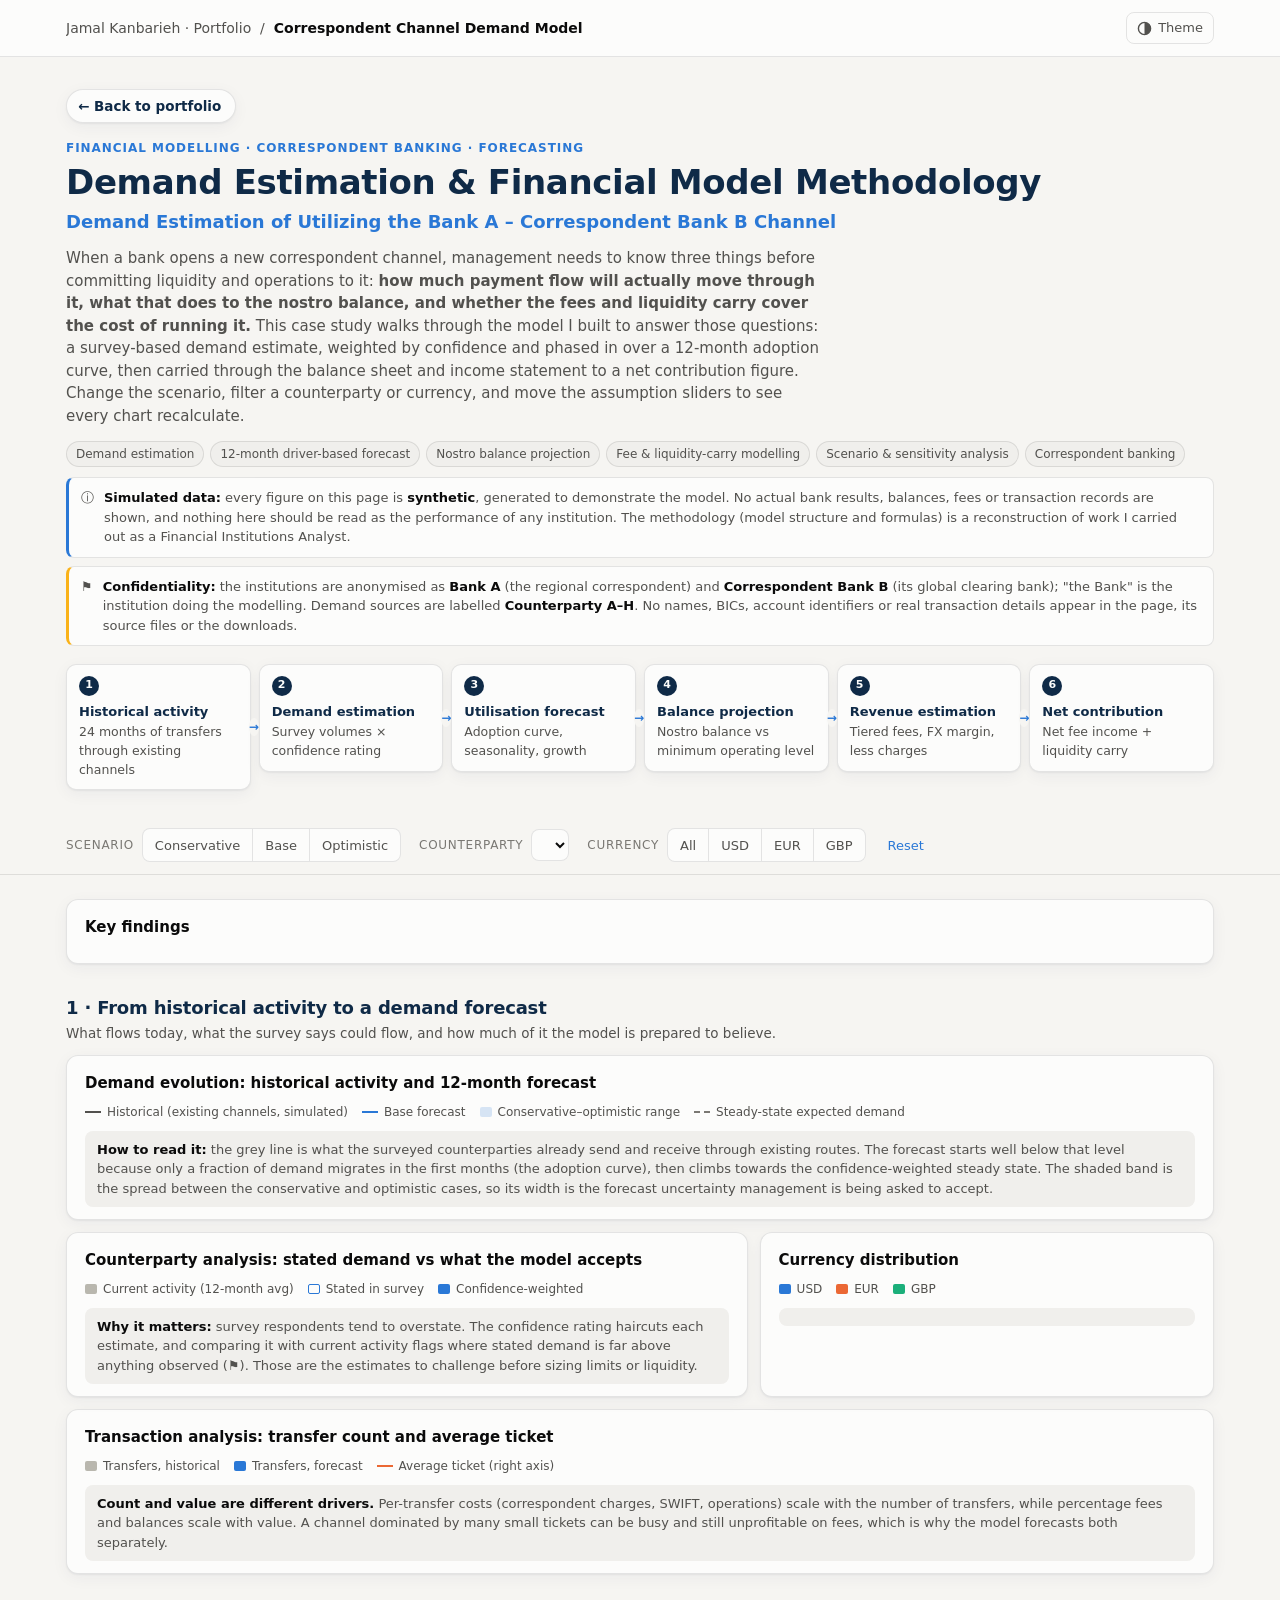
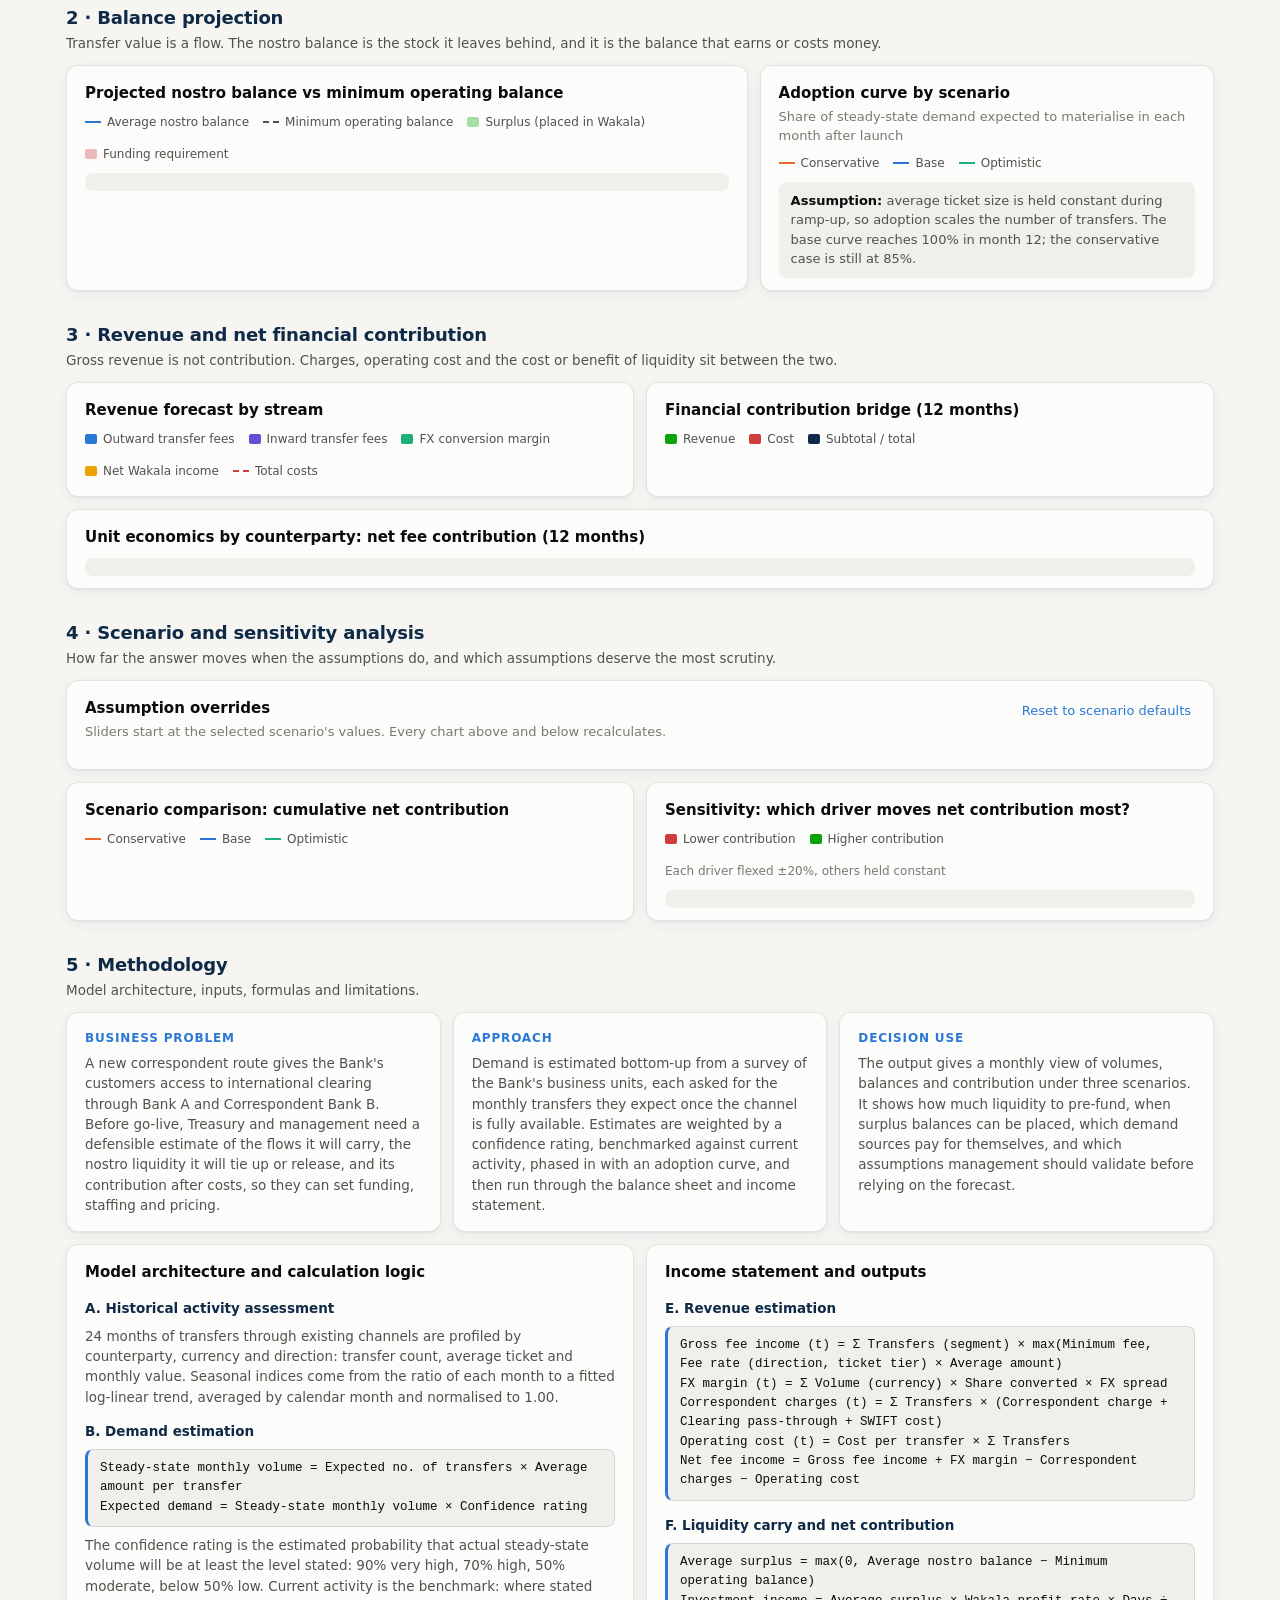
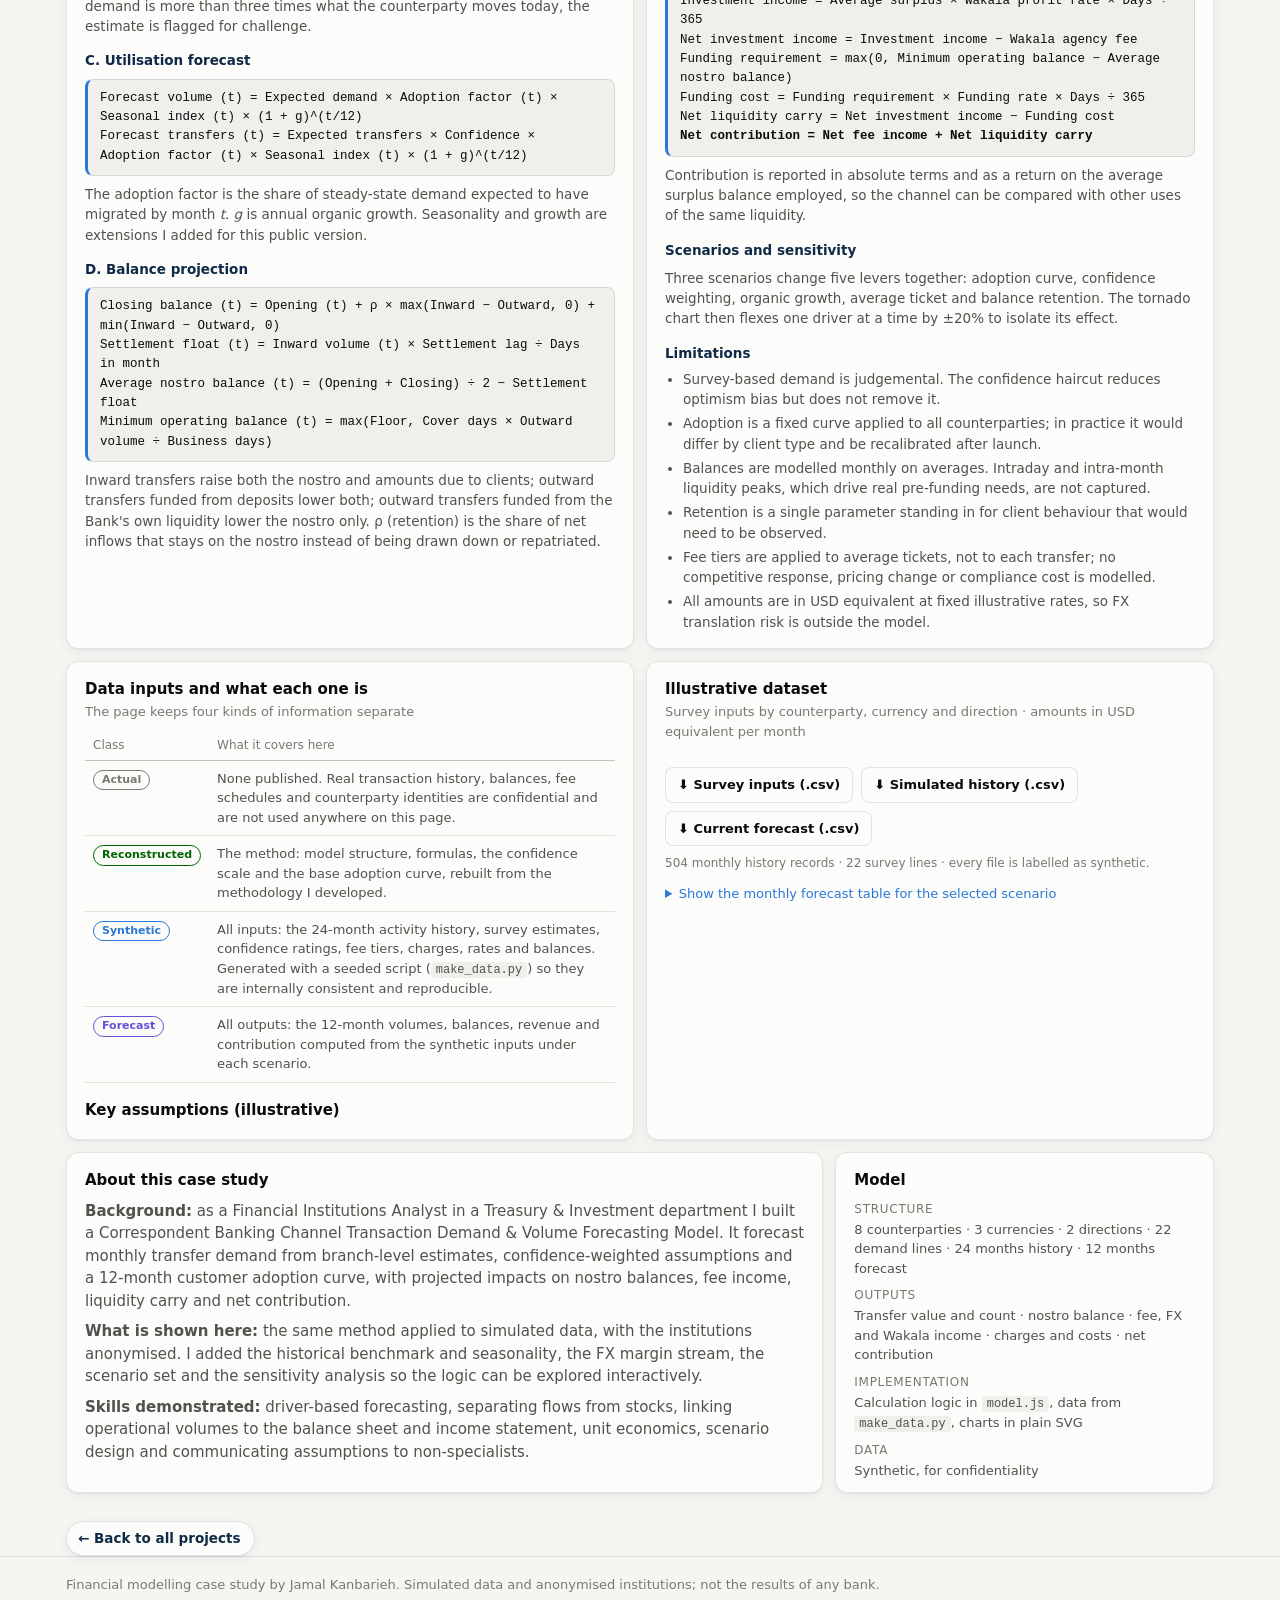
<file: projects/correspondent-demand/template.html>
<!doctype html>
<html lang="en">
<head>
<meta charset="utf-8">
<meta name="viewport" content="width=device-width, initial-scale=1">
<title>Correspondent Channel Demand &amp; Financial Model</title>
<meta name="description" content="Financial modelling case study by Jamal Kanbarieh: estimating demand for a new correspondent banking channel and translating it into transfer volumes, nostro balances, fee income, liquidity carry and net contribution. Simulated data.">
<link rel="stylesheet" href="../../assets/site.css">
<style>
:root{--cUSD:var(--actual);--cEUR:var(--s2);--cGBP:var(--s1);--r2:#6250d6;--r4:#eda100;--cons:var(--s2);--base:var(--actual);--opt:var(--s1)}
@media (prefers-color-scheme:dark){:root:where(:not([data-theme="light"])){--r2:#9085e9;--r4:#c98500}}
:root[data-theme="dark"]{--r2:#9085e9;--r4:#c98500}
.sub2{font-size:clamp(15px,1.8vw,18px);color:var(--accent);font-weight:600;margin:-4px 0 12px}
.flow{display:grid;grid-template-columns:repeat(6,minmax(0,1fr));gap:8px;margin:18px 0 0;padding:0;list-style:none;counter-reset:st}
.flow .step{position:relative;background:var(--surface);border:1px solid var(--ring);border-radius:10px;padding:10px 12px 10px;font-size:12.5px;color:var(--ink-2);box-shadow:var(--shadow);text-decoration:none;display:block}
.flow .step:hover{border-color:var(--accent);transform:translateY(-2px)}
.flow .step b{display:block;color:var(--navy);font-size:13px;margin-bottom:2px}
.flow .step::before{counter-increment:st;content:counter(st);display:inline-flex;width:20px;height:20px;border-radius:50%;background:var(--navy);color:var(--surface);font-size:11px;font-weight:700;align-items:center;justify-content:center;margin-bottom:6px}
.flow li:not(:last-child) .step::after{content:"→";position:absolute;right:-9px;top:50%;transform:translateY(-50%);color:var(--accent);font-weight:700;z-index:1;background:var(--page);border-radius:50%;width:10px;text-align:center;font-size:12px}
@media (max-width:980px){.flow{grid-template-columns:repeat(3,minmax(0,1fr))}.flow li:nth-child(3) .step::after{display:none}}
@media (max-width:520px){.flow{grid-template-columns:repeat(2,minmax(0,1fr))}.flow li .step::after{display:none}}
.sliders{display:grid;grid-template-columns:repeat(4,minmax(0,1fr));gap:14px 18px;margin-top:8px}
#cpSel{max-width:min(250px,60vw)}
.sl label{display:flex;justify-content:space-between;gap:8px;font-size:12.5px;color:var(--ink-2)}
.sl label b{color:var(--ink);font-variant-numeric:tabular-nums}
.sl input{width:100%;accent-color:var(--accent);margin:6px 0 0}
.sl small{color:var(--muted);font-size:11.5px}
@media (max-width:860px){.sliders{grid-template-columns:repeat(2,minmax(0,1fr))}}
@media (max-width:440px){.sliders{grid-template-columns:minmax(0,1fr)}}
.sc td.hl,.sc th.hl{background:color-mix(in srgb,var(--accent) 9%,var(--surface))}
.cls{width:100%;border-collapse:collapse;font-size:13px}
.cls th{color:var(--muted);font-weight:500;font-size:12px;text-align:left;padding:6px 8px;border-bottom:1px solid var(--axis)}
.cls td{padding:8px;border-bottom:1px solid var(--grid);vertical-align:top;color:var(--ink-2)}
.cls td:first-child{color:var(--ink);font-weight:600;white-space:nowrap}
.pill{display:inline-block;font-size:11px;font-weight:700;border-radius:999px;padding:1px 8px;border:1px solid currentColor}
.pill.s{color:var(--accent)}.pill.r{color:var(--good-ink)}.pill.f{color:var(--r2)}.pill.n{color:var(--muted)}
.meth{display:grid;grid-template-columns:repeat(2,minmax(0,1fr));gap:12px;margin-top:12px}
.meth .panel p{color:var(--ink-2);margin:8px 0;font-size:13.5px}
.meth h3{font-size:13.5px;margin:14px 0 2px;color:var(--navy)}
.meth ul{margin:6px 0 0;padding-left:18px;color:var(--ink-2);font-size:13.5px}.meth li{margin:4px 0}
@media (max-width:860px){.meth{grid-template-columns:minmax(0,1fr)}}
.dlrow{display:flex;gap:8px;flex-wrap:wrap;margin-top:10px}
.dl2{display:inline-flex;align-items:center;gap:6px;border:1px solid var(--ring);background:var(--surface);color:var(--ink);text-decoration:none;font:inherit;font-weight:600;font-size:13px;padding:7px 12px;border-radius:8px;cursor:pointer}
.dl2:hover{border-color:var(--accent);color:var(--accent)}
.raw.l3 th:nth-child(3),.raw.l3 td:nth-child(3),.raw.l3 th:nth-child(4),.raw.l3 td:nth-child(4){text-align:left}
.as{width:100%;border-collapse:collapse;font-size:12.5px;font-variant-numeric:tabular-nums}
.as td{padding:5px 8px;border-bottom:1px solid var(--grid);color:var(--ink-2)}
.as td:last-child{text-align:right;color:var(--ink);white-space:nowrap}
.as tr.g td{color:var(--muted);font-size:11.5px;text-transform:uppercase;letter-spacing:.06em;padding-top:12px;border-bottom:0}
</style>
</head>
<body>
<header class="top"><div class="wrap">
  <div class="crumb"><a href="../../index.html">Jamal Kanbarieh · Portfolio</a> &nbsp;/&nbsp; <b>Correspondent Channel Demand Model</b></div>
  <button class="themebtn" id="themeBtn" type="button" aria-label="Toggle dark mode"><svg viewBox="0 0 16 16" aria-hidden="true"><circle cx="8" cy="8" r="6.5" fill="none" stroke="currentColor" stroke-width="1.5"/><path d="M8 1.5a6.5 6.5 0 0 1 0 13z" fill="currentColor"/></svg> Theme</button>
</div></header>

<div class="wrap hero">
  <a class="backbtn" href="../../index.html">← Back to portfolio</a>
  <p class="eyebrow">Financial modelling · Correspondent banking · Forecasting</p>
  <h1>Demand Estimation &amp; Financial Model Methodology</h1>
  <p class="sub2">Demand Estimation of Utilizing the Bank A – Correspondent Bank B Channel</p>
  <p class="lede">When a bank opens a new correspondent channel, management needs to know three things before committing liquidity and operations to it: <b>how much payment flow will actually move through it, what that does to the nostro balance, and whether the fees and liquidity carry cover the cost of running it.</b> This case study walks through the model I built to answer those questions: a survey-based demand estimate, weighted by confidence and phased in over a 12-month adoption curve, then carried through the balance sheet and income statement to a net contribution figure. Change the scenario, filter a counterparty or currency, and move the assumption sliders to see every chart recalculate.</p>
  <ul class="tags"><li>Demand estimation</li><li>12-month driver-based forecast</li><li>Nostro balance projection</li><li>Fee &amp; liquidity-carry modelling</li><li>Scenario &amp; sensitivity analysis</li><li>Correspondent banking</li></ul>
  <div class="note info" role="note"><span aria-hidden="true">ⓘ</span><div><strong>Simulated data:</strong> every figure on this page is <strong>synthetic</strong>, generated to demonstrate the model. No actual bank results, balances, fees or transaction records are shown, and nothing here should be read as the performance of any institution. The methodology (model structure and formulas) is a reconstruction of work I carried out as a Financial Institutions Analyst.</div></div>
  <div class="note" role="note"><span aria-hidden="true">⚑</span><div><strong>Confidentiality:</strong> the institutions are anonymised as <strong>Bank A</strong> (the regional correspondent) and <strong>Correspondent Bank B</strong> (its global clearing bank); "the Bank" is the institution doing the modelling. Demand sources are labelled <strong>Counterparty A–H</strong>. No names, BICs, account identifiers or real transaction details appear in the page, its source files or the downloads.</div></div>
  <ol class="flow" aria-label="Model flow">
    <li><a class="step" href="#s1"><b>Historical activity</b>24 months of transfers through existing channels</a></li>
    <li><a class="step" href="#s1"><b>Demand estimation</b>Survey volumes × confidence rating</a></li>
    <li><a class="step" href="#s1"><b>Utilisation forecast</b>Adoption curve, seasonality, growth</a></li>
    <li><a class="step" href="#s2"><b>Balance projection</b>Nostro balance vs minimum operating level</a></li>
    <li><a class="step" href="#s3"><b>Revenue estimation</b>Tiered fees, FX margin, less charges</a></li>
    <li><a class="step" href="#s3"><b>Net contribution</b>Net fee income + liquidity carry</a></li>
  </ol>
</div>

<div class="filters" role="region" aria-label="Filters"><div class="wrap">
  <div class="fgroup"><span class="flabel">Scenario</span><div class="seg" id="scenSeg"><button type="button" data-v="cons">Conservative</button><button type="button" data-v="base">Base</button><button type="button" data-v="opt">Optimistic</button></div></div>
  <div class="fgroup"><label class="flabel" for="cpSel">Counterparty</label><select id="cpSel"></select></div>
  <div class="fgroup"><span class="flabel">Currency</span><div class="seg" id="curSeg"><button type="button" data-v="all">All</button><button type="button" data-v="USD">USD</button><button type="button" data-v="EUR">EUR</button><button type="button" data-v="GBP">GBP</button></div></div>
  <button class="reset" id="resetBtn" type="button">Reset</button>
</div></div>

<main class="wrap">
  <div class="kpis k8" id="kpi1"></div>
  <div class="kpis k8" id="kpi2"></div>
  <div class="card insights"><h2 id="insTitle">Key findings</h2><ul id="ins"></ul></div>

  <h2 class="sechead" id="s1">1 · From historical activity to a demand forecast</h2>
  <p class="secsub">What flows today, what the survey says could flow, and how much of it the model is prepared to believe.</p>
  <div class="card panel full">
    <h2>Demand evolution: historical activity and 12-month forecast</h2>
    <p class="sub" id="demSub"></p>
    <div class="legend"><span><i class="ln" style="border-color:var(--ink-2)"></i>Historical (existing channels, simulated)</span><span><i class="ln" id="lgScen" style="border-color:var(--base)"></i><span id="lgScenT">Base forecast</span></span><span><i class="sw" style="background:var(--accent);opacity:.18"></i>Conservative–optimistic range</span><span><i class="ln dash" style="border-color:var(--muted)"></i>Steady-state expected demand</span></div>
    <div class="chart" id="demand"></div>
    <div class="read"><b>How to read it:</b> the grey line is what the surveyed counterparties already send and receive through existing routes. The forecast starts well below that level because only a fraction of demand migrates in the first months (the adoption curve), then climbs towards the confidence-weighted steady state. The shaded band is the spread between the conservative and optimistic cases, so its width is the forecast uncertainty management is being asked to accept.</div>
  </div>

  <div class="grid32">
    <div class="card panel">
      <h2>Counterparty analysis: stated demand vs what the model accepts</h2>
      <p class="sub" id="cpSub"></p>
      <div class="legend"><span><i class="sw" style="background:var(--budget)"></i>Current activity (12-month avg)</span><span><i class="sw" style="background:transparent;border:1.5px solid var(--accent)"></i>Stated in survey</span><span><i class="sw" style="background:var(--actual)"></i>Confidence-weighted</span></div>
      <div class="chart" id="cpChart"></div>
      <div class="read"><b>Why it matters:</b> survey respondents tend to overstate. The confidence rating haircuts each estimate, and comparing it with current activity flags where stated demand is far above anything observed (⚑). Those are the estimates to challenge before sizing limits or liquidity.</div>
    </div>
    <div class="card panel">
      <h2>Currency distribution</h2>
      <p class="sub" id="curSub"></p>
      <div class="legend"><span><i class="sw" style="background:var(--cUSD)"></i>USD</span><span><i class="sw" style="background:var(--cEUR)"></i>EUR</span><span><i class="sw" style="background:var(--cGBP)"></i>GBP</span></div>
      <div class="chart" id="curChart"></div>
      <div class="read" id="curRead"></div>
    </div>
  </div>

  <div class="card panel full">
    <h2>Transaction analysis: transfer count and average ticket</h2>
    <p class="sub" id="txSub"></p>
    <div class="legend"><span><i class="sw" style="background:var(--budget)"></i>Transfers, historical</span><span><i class="sw" style="background:var(--actual)"></i>Transfers, forecast</span><span><i class="ln" style="border-color:var(--s2)"></i>Average ticket (right axis)</span></div>
    <div class="chart" id="txChart"></div>
    <div class="read"><b>Count and value are different drivers.</b> Per-transfer costs (correspondent charges, SWIFT, operations) scale with the number of transfers, while percentage fees and balances scale with value. A channel dominated by many small tickets can be busy and still unprofitable on fees, which is why the model forecasts both separately.</div>
  </div>

  <h2 class="sechead" id="s2">2 · Balance projection</h2>
  <p class="secsub">Transfer value is a flow. The nostro balance is the stock it leaves behind, and it is the balance that earns or costs money.</p>
  <div class="grid32">
    <div class="card panel">
      <h2>Projected nostro balance vs minimum operating balance</h2>
      <p class="sub" id="balSub"></p>
      <div class="legend"><span><i class="ln" style="border-color:var(--actual)"></i>Average nostro balance</span><span><i class="ln dash" style="border-color:var(--ink-2)"></i>Minimum operating balance</span><span><i class="sw" style="background:var(--good);opacity:.35"></i>Surplus (placed in Wakala)</span><span><i class="sw" style="background:var(--bad);opacity:.35"></i>Funding requirement</span></div>
      <div class="chart" id="balChart"></div>
      <div class="read" id="balRead"></div>
    </div>
    <div class="card panel">
      <h2>Adoption curve by scenario</h2>
      <p class="sub">Share of steady-state demand expected to materialise in each month after launch</p>
      <div class="legend"><span><i class="ln" style="border-color:var(--cons)"></i>Conservative</span><span><i class="ln" style="border-color:var(--base)"></i>Base</span><span><i class="ln" style="border-color:var(--opt)"></i>Optimistic</span></div>
      <div class="chart" id="adoptChart"></div>
      <div class="read"><b>Assumption:</b> average ticket size is held constant during ramp-up, so adoption scales the number of transfers. The base curve reaches 100% in month 12; the conservative case is still at 85%.</div>
    </div>
  </div>

  <h2 class="sechead" id="s3">3 · Revenue and net financial contribution</h2>
  <p class="secsub">Gross revenue is not contribution. Charges, operating cost and the cost or benefit of liquidity sit between the two.</p>
  <div class="grid2">
    <div class="card panel">
      <h2>Revenue forecast by stream</h2>
      <p class="sub" id="revSub"></p>
      <div class="legend"><span><i class="sw" style="background:var(--actual)"></i>Outward transfer fees</span><span><i class="sw" style="background:var(--r2)"></i>Inward transfer fees</span><span><i class="sw" style="background:var(--s1)"></i>FX conversion margin</span><span><i class="sw" style="background:var(--r4)"></i>Net Wakala income</span><span><i class="ln dash" style="border-color:var(--bad)"></i>Total costs</span></div>
      <div class="chart" id="revChart"></div>
    </div>
    <div class="card panel">
      <h2>Financial contribution bridge (12 months)</h2>
      <p class="sub" id="wfSub"></p>
      <div class="legend"><span><i class="sw" style="background:var(--good)"></i>Revenue</span><span><i class="sw" style="background:var(--bad)"></i>Cost</span><span><i class="sw" style="background:var(--navy)"></i>Subtotal / total</span></div>
      <div class="chart" id="wfChart"></div>
    </div>
  </div>
  <div class="card panel full">
    <h2>Unit economics by counterparty: net fee contribution (12 months)</h2>
    <p class="sub" id="ueSub"></p>
    <div class="chart" id="ueChart"></div>
    <div class="read" id="ueRead"></div>
  </div>

  <h2 class="sechead" id="s4">4 · Scenario and sensitivity analysis</h2>
  <p class="secsub">How far the answer moves when the assumptions do, and which assumptions deserve the most scrutiny.</p>
  <div class="card panel full">
    <div class="panelhead"><div><h2>Assumption overrides</h2><p class="sub" id="ovSub">Sliders start at the selected scenario's values. Every chart above and below recalculates.</p></div><button class="reset" id="ovReset" type="button">Reset to scenario defaults</button></div>
    <div class="sliders" id="sliders"></div>
  </div>
  <div class="grid2">
    <div class="card panel">
      <h2>Scenario comparison: cumulative net contribution</h2>
      <p class="sub" id="scSub"></p>
      <div class="legend"><span><i class="ln" style="border-color:var(--cons)"></i>Conservative</span><span><i class="ln" style="border-color:var(--base)"></i>Base</span><span><i class="ln" style="border-color:var(--opt)"></i>Optimistic</span></div>
      <div class="chart" id="scenChart"></div>
      <div class="tablewrap"><table class="sc" id="scenTbl"></table></div>
    </div>
    <div class="card panel">
      <h2>Sensitivity: which driver moves net contribution most?</h2>
      <p class="sub" id="torSub"></p>
      <div class="legend"><span><i class="sw" style="background:var(--bad)"></i>Lower contribution</span><span><i class="sw" style="background:var(--good)"></i>Higher contribution</span><span style="color:var(--muted)">Each driver flexed ±20%, others held constant</span></div>
      <div class="chart" id="torChart"></div>
      <div class="read" id="torRead"></div>
    </div>
  </div>

  <h2 class="sechead" id="s5">5 · Methodology</h2>
  <p class="secsub">Model architecture, inputs, formulas and limitations.</p>
  <div class="story">
    <div class="card"><h3>Business problem</h3><p>A new correspondent route gives the Bank's customers access to international clearing through Bank A and Correspondent Bank B. Before go-live, Treasury and management need a defensible estimate of the flows it will carry, the nostro liquidity it will tie up or release, and its contribution after costs, so they can set funding, staffing and pricing.</p></div>
    <div class="card"><h3>Approach</h3><p>Demand is estimated bottom-up from a survey of the Bank's business units, each asked for the monthly transfers they expect once the channel is fully available. Estimates are weighted by a confidence rating, benchmarked against current activity, phased in with an adoption curve, and then run through the balance sheet and income statement.</p></div>
    <div class="card"><h3>Decision use</h3><p>The output gives a monthly view of volumes, balances and contribution under three scenarios. It shows how much liquidity to pre-fund, when surplus balances can be placed, which demand sources pay for themselves, and which assumptions management should validate before relying on the forecast.</p></div>
  </div>
  <div class="meth">
    <div class="card panel">
      <h2>Model architecture and calculation logic</h2>
      <h3>A. Historical activity assessment</h3>
      <p>24 months of transfers through existing channels are profiled by counterparty, currency and direction: transfer count, average ticket and monthly value. Seasonal indices come from the ratio of each month to a fitted log-linear trend, averaged by calendar month and normalised to 1.00.</p>
      <h3>B. Demand estimation</h3>
      <div class="fx">Steady-state monthly volume = Expected no. of transfers × Average amount per transfer
Expected demand = Steady-state monthly volume × Confidence rating</div>
      <p>The confidence rating is the estimated probability that actual steady-state volume will be at least the level stated: 90% very high, 70% high, 50% moderate, below 50% low. Current activity is the benchmark: where stated demand is more than three times what the counterparty moves today, the estimate is flagged for challenge.</p>
      <h3>C. Utilisation forecast</h3>
      <div class="fx">Forecast volume (t) = Expected demand × Adoption factor (t) × Seasonal index (t) × (1 + g)^(t/12)
Forecast transfers (t) = Expected transfers × Confidence × Adoption factor (t) × Seasonal index (t) × (1 + g)^(t/12)</div>
      <p>The adoption factor is the share of steady-state demand expected to have migrated by month <i>t</i>. <i>g</i> is annual organic growth. Seasonality and growth are extensions I added for this public version.</p>
      <h3>D. Balance projection</h3>
      <div class="fx">Closing balance (t) = Opening (t) + ρ × max(Inward − Outward, 0) + min(Inward − Outward, 0)
Settlement float (t) = Inward volume (t) × Settlement lag ÷ Days in month
Average nostro balance (t) = (Opening + Closing) ÷ 2 − Settlement float
Minimum operating balance (t) = max(Floor, Cover days × Outward volume ÷ Business days)</div>
      <p>Inward transfers raise both the nostro and amounts due to clients; outward transfers funded from deposits lower both; outward transfers funded from the Bank's own liquidity lower the nostro only. ρ (retention) is the share of net inflows that stays on the nostro instead of being drawn down or repatriated.</p>
    </div>
    <div class="card panel">
      <h2>Income statement and outputs</h2>
      <h3>E. Revenue estimation</h3>
      <div class="fx">Gross fee income (t) = Σ Transfers (segment) × max(Minimum fee, Fee rate (direction, ticket tier) × Average amount)
FX margin (t) = Σ Volume (currency) × Share converted × FX spread
Correspondent charges (t) = Σ Transfers × (Correspondent charge + Clearing pass-through + SWIFT cost)
Operating cost (t) = Cost per transfer × Σ Transfers
Net fee income = Gross fee income + FX margin − Correspondent charges − Operating cost</div>
      <h3>F. Liquidity carry and net contribution</h3>
      <div class="fx">Average surplus = max(0, Average nostro balance − Minimum operating balance)
Investment income = Average surplus × Wakala profit rate × Days ÷ 365
Net investment income = Investment income − Wakala agency fee
Funding requirement = max(0, Minimum operating balance − Average nostro balance)
Funding cost = Funding requirement × Funding rate × Days ÷ 365
Net liquidity carry = Net investment income − Funding cost
<b>Net contribution = Net fee income + Net liquidity carry</b></div>
      <p>Contribution is reported in absolute terms and as a return on the average surplus balance employed, so the channel can be compared with other uses of the same liquidity.</p>
      <h3>Scenarios and sensitivity</h3>
      <p>Three scenarios change five levers together: adoption curve, confidence weighting, organic growth, average ticket and balance retention. The tornado chart then flexes one driver at a time by ±20% to isolate its effect.</p>
      <h3>Limitations</h3>
      <ul>
        <li>Survey-based demand is judgemental. The confidence haircut reduces optimism bias but does not remove it.</li>
        <li>Adoption is a fixed curve applied to all counterparties; in practice it would differ by client type and be recalibrated after launch.</li>
        <li>Balances are modelled monthly on averages. Intraday and intra-month liquidity peaks, which drive real pre-funding needs, are not captured.</li>
        <li>Retention is a single parameter standing in for client behaviour that would need to be observed.</li>
        <li>Fee tiers are applied to average tickets, not to each transfer; no competitive response, pricing change or compliance cost is modelled.</li>
        <li>All amounts are in USD equivalent at fixed illustrative rates, so FX translation risk is outside the model.</li>
      </ul>
    </div>
  </div>

  <div class="grid2">
    <div class="card panel">
      <h2>Data inputs and what each one is</h2>
      <p class="sub">The page keeps four kinds of information separate</p>
      <div class="tablewrap"><table class="cls">
        <thead><tr><th>Class</th><th>What it covers here</th></tr></thead>
        <tbody>
          <tr><td><span class="pill n">Actual</span></td><td>None published. Real transaction history, balances, fee schedules and counterparty identities are confidential and are not used anywhere on this page.</td></tr>
          <tr><td><span class="pill r">Reconstructed</span></td><td>The method: model structure, formulas, the confidence scale and the base adoption curve, rebuilt from the methodology I developed.</td></tr>
          <tr><td><span class="pill s">Synthetic</span></td><td>All inputs: the 24-month activity history, survey estimates, confidence ratings, fee tiers, charges, rates and balances. Generated with a seeded script (<code>make_data.py</code>) so they are internally consistent and reproducible.</td></tr>
          <tr><td><span class="pill f">Forecast</span></td><td>All outputs: the 12-month volumes, balances, revenue and contribution computed from the synthetic inputs under each scenario.</td></tr>
        </tbody></table></div>
      <h2 style="margin-top:16px">Key assumptions (illustrative)</h2>
      <div class="tablewrap"><table class="as" id="asTbl"></table></div>
    </div>
    <div class="card panel">
      <h2>Illustrative dataset</h2>
      <p class="sub">Survey inputs by counterparty, currency and direction · amounts in USD equivalent per month</p>
      <div class="tablewrap" style="max-height:430px;overflow:auto"><table class="raw l3" id="svTbl"></table></div>
      <div class="dlrow">
        <a class="dl2" href="survey_inputs.csv" download>⬇ Survey inputs (.csv)</a>
        <a class="dl2" href="synthetic_history.csv" download>⬇ Simulated history (.csv)</a>
        <button class="dl2" id="dlFc" type="button">⬇ Current forecast (.csv)</button>
      </div>
      <p class="small" style="margin-top:8px">504 monthly history records · 22 survey lines · every file is labelled as synthetic.</p>
      <details class="data"><summary>Show the monthly forecast table for the selected scenario</summary><div class="tablewrap"><table class="raw" id="fcTbl"></table></div></details>
    </div>
  </div>

  <section class="about">
    <div class="card panel">
      <h2>About this case study</h2>
      <p><b>Background:</b> as a Financial Institutions Analyst in a Treasury &amp; Investment department I built a Correspondent Banking Channel Transaction Demand &amp; Volume Forecasting Model. It forecast monthly transfer demand from branch-level estimates, confidence-weighted assumptions and a 12-month customer adoption curve, with projected impacts on nostro balances, fee income, liquidity carry and net contribution.</p>
      <p><b>What is shown here:</b> the same method applied to simulated data, with the institutions anonymised. I added the historical benchmark and seasonality, the FX margin stream, the scenario set and the sensitivity analysis so the logic can be explored interactively.</p>
      <p><b>Skills demonstrated:</b> driver-based forecasting, separating flows from stocks, linking operational volumes to the balance sheet and income statement, unit economics, scenario design and communicating assumptions to non-specialists.</p>
    </div>
    <div class="card panel">
      <h2>Model</h2>
      <dl>
        <dt>Structure</dt><dd>8 counterparties · 3 currencies · 2 directions · 22 demand lines · 24 months history · 12 months forecast</dd>
        <dt>Outputs</dt><dd>Transfer value and count · nostro balance · fee, FX and Wakala income · charges and costs · net contribution</dd>
        <dt>Implementation</dt><dd>Calculation logic in <code>model.js</code>, data from <code>make_data.py</code>, charts in plain SVG</dd>
        <dt>Data</dt><dd>Synthetic, for confidentiality</dd>
      </dl>
    </div>
  </section>
  <a class="backbtn bottom" href="../../index.html">← Back to all projects</a>
</main>
<footer><div class="wrap">Financial modelling case study by Jamal Kanbarieh. Simulated data and anonymised institutions; not the results of any bank.</div></footer>

<script src="../../assets/common.js"></script>
<script src="model.js"></script>
<script>
const D = __DATA__;
const A = D.A, CP = D.cps, CPN = Object.fromEntries(CP.map(c => [c.id, c])), CURS = ["USD", "EUR", "GBP"], SC = ["cons", "base", "opt"];
const NH = D.hist.length, state = { scen: "base", cp: "all", cur: "all", ov: {} };
const usd = (v, d) => compact(v, "$", d), usdS = v => (v > 0 ? "+" : "") + compact(v, "$");
const tickFmt = t => { const a = Math.abs(t), [dv, sf] = a >= 1e9 ? [1e9, "B"] : a >= 1e6 ? [1e6, "M"] : a >= 1e3 ? [1e3, "K"] : [1, ""]; return (t < 0 ? "−" : "") + "$" + +(a / dv).toFixed(2) + sf; };
const num = v => Math.round(v).toLocaleString("en-US");
const sum = a => a.reduce((t, x) => t + x, 0);
const scenCol = s => `var(--${s})`, scenName = s => A.scen[s].label;
const filt = () => ({ cps: state.cp === "all" ? null : new Set([state.cp]), cur: state.cur === "all" ? null : state.cur });
const opts = (s, extra) => Object.assign({ scenario: s }, filt(), s === state.scen ? state.ov : {}, extra || {});
const inF = r => (state.cp === "all" || r.cp === state.cp) && (state.cur === "all" || r.cur === state.cur);
const short = l => l.replace(" Y", " '");
const scopeTxt = () => `${state.cp === "all" ? "all counterparties" : "Counterparty " + state.cp} · ${state.cur === "all" ? "all currencies" : state.cur}`;

function mk(id, H, label) { const box = $(id); box.replaceChildren(); const W = Math.max(300, box.clientWidth); return { svg: el("svg", { viewBox: `0 0 ${W} ${H}`, role: "img", "aria-label": label }, box), W, narrow: W < 560 }; }
function yAxis(svg, ticks, sy, x0, x1, fmt) { for (const t of ticks) { el("line", { x1: x0, x2: x1, y1: sy(t), y2: sy(t), stroke: t === 0 ? "var(--axis)" : "var(--grid)" }, svg); txt(svg, x0 - 8, sy(t), fmt(t), { "text-anchor": "end", "dominant-baseline": "middle", fill: "var(--muted)", "font-size": 11 }); } }
const lp = pts => pts.map((p, i) => `${i ? "L" : "M"}${p[0].toFixed(1)},${p[1].toFixed(1)}`).join("");
function hoverBand(svg, W, x0, x1, y0, y1, n, fn) {
  const cross = el("line", { y1: y0, y2: y1, stroke: "var(--ink-2)", opacity: 0 }, svg), hit = el("rect", { x: x0, y: y0, width: x1 - x0, height: y1 - y0, fill: "transparent", style: "cursor:crosshair" }, svg);
  const mv = e => { const r = svg.getBoundingClientRect(), px = (e.clientX - r.left) * W / r.width, i = Math.max(0, Math.min(n - 1, Math.floor((px - x0) / ((x1 - x0) / n)))), cx = x0 + (x1 - x0) * (i + .5) / n; cross.setAttribute("x1", cx); cross.setAttribute("x2", cx); cross.setAttribute("opacity", .4); showTip(e, ...fn(i)); };
  hit.addEventListener("pointermove", mv); hit.addEventListener("pointerdown", mv); hit.addEventListener("pointerleave", () => { hideTip(); cross.setAttribute("opacity", 0); });
}
function hist() { const rows = D.rows.filter(inF); return { v: D.hist.map((_, i) => sum(rows.map(r => r.hv[i]))), n: D.hist.map((_, i) => sum(rows.map(r => r.hn[i]))), rows }; }
const last12 = a => sum(a.slice(-12)) / 12;

/* ---------- KPIs & findings ---------- */
function renderKPIs(R, RS, Hs) {
  const T = R.T, hAvg = last12(Hs.v), hc = T.stated ? 1 - T.steady / T.stated : 0;
  const r1 = [
    { k: "Stated demand (survey)", v: usd(T.stated), s: "per month at steady state, before weighting" },
    { k: "Expected demand", v: usd(T.steady), s: `confidence-weighted · ${pctP(hc, 0)} haircut on stated` },
    { k: "Year-1 forecast volume", v: usd(T.vol), s: `${pctP(T.vol / (T.steady * 12), 0)} of a full steady-state year` },
    { k: "Year-1 transfers", v: num(T.n), s: `average ticket ${usd(T.vol / T.n)}` }];
  const r2 = [
    { k: "Net fee income (12m)", v: usd(T.netFee), s: `gross ${usd(T.grossFee + T.fx)} less ${usd(T.charges + T.ops)} costs`, c: T.netFee >= 0 ? "" : "down" },
    { k: "Net liquidity carry (12m)", v: usd(T.carry), s: T.fundCost > 0 ? `after ${usd(T.fundCost)} funding cost` : "no funding requirement", c: T.carry >= 0 ? "" : "down" },
    { k: "Net contribution (12m)", v: usd(T.net), s: `range ${usd(RS.cons.T.net)} to ${usd(RS.opt.T.net)}`, c: T.net >= 0 ? "up" : "down" },
    { k: "Avg surplus nostro balance", v: usd(T.avgSurplus), s: T.ros == null ? "no surplus to place" : `return on surplus employed ${pctP(T.ros, 0)}` }];
  for (const [id, items] of [["kpi1", r1], ["kpi2", r2]]) $(id).replaceChildren(...items.map(it => h("div", { class: "card kpi" }, h("div", { class: "k", text: it.k }), h("div", { class: "v", text: it.v }), h("div", { class: "s" + (it.c ? " " + it.c : ""), text: it.s }))));
}
function cpEcon(R) { const by = {}; R.months.forEach(m => { for (const c in m.byCp) { const x = m.byCp[c], o = by[c] ||= { c, rev: 0, cost: 0, n: 0, vol: 0 }; o.rev += x.feeOut + x.feeIn + x.fx; o.cost += x.corr + x.clearing + x.swift + x.ops; o.n += x.n; o.vol += x.vol; } }); return Object.values(by).map(o => Object.assign(o, { net: o.rev - o.cost })); }
function renderInsights(R, RS, Hs) {
  const T = R.T, ul = $("ins"); ul.replaceChildren();
  $("insTitle").textContent = `Key findings · ${scenName(state.scen)} scenario · ${scopeTxt()}`;
  const add = (...p) => ul.appendChild(h("li", {}, ...p.map(x => typeof x === "string" ? document.createTextNode(x) : h("b", { text: x.b }))));
  const hAvg = last12(Hs.v);
  add("The survey states ", { b: `${usd(T.stated)} a month` }, " of steady-state demand. Confidence weighting reduces that to ", { b: usd(T.steady) }, hAvg ? `, which is ${(T.steady / hAvg).toFixed(1)}× the ${usd(hAvg)} these counterparties currently move through existing channels.` : ".");
  const last = R.months[11], first = R.months[0];
  add("Because adoption is gradual, year-1 volume is ", { b: usd(T.vol) }, `, or ${pctP(T.vol / (T.steady * 12), 0)} of a full steady-state year. Monthly volume grows from ${usd(first.vol)} at launch to `, { b: usd(last.vol) }, " in month 12.");
  const ec = cpEcon(R).sort((a, b) => b.vol - a.vol), tv = sum(ec.map(e => e.vol));
  if (ec.length > 2) add("Demand is concentrated: ", { b: `Counterparties ${ec[0].c} and ${ec[1].c}` }, ` account for ${pctP((ec[0].vol + ec[1].vol) / tv, 0)} of forecast value, so their survey estimates carry most of the forecast risk.`);
  const loss = ec.filter(e => e.net < 0);
  add("Fees do most of the work: net fee income is ", { b: usd(T.netFee) }, " against ", { b: usd(T.carry) }, " of net liquidity carry. ", loss.length ? `${loss.map(e => "Counterparty " + e.c).join(" and ")} ${loss.length > 1 ? "do" : "does"} not cover per-transfer costs on fees alone.` : "Every counterparty in scope covers its per-transfer costs.");
  const fm = R.months.filter(m => m.fundReq > 0).length;
  add("The average nostro balance moves from ", { b: usd(first.avgBal) }, " to ", { b: usd(last.avgBal) }, fm ? `. In ${fm} month${fm > 1 ? "s" : ""} it falls below the minimum operating balance, creating a funding requirement.` : " and stays above the minimum operating balance throughout, so no funding requirement arises.");
  add("Across scenarios, 12-month net contribution ranges from ", { b: usd(RS.cons.T.net) }, " (conservative) to ", { b: usd(RS.opt.T.net) }, " (optimistic), with the base case at ", { b: usd(RS.base.T.net) }, ".");
}

/* ---------- 1. demand evolution ---------- */
function renderDemand(R, RS, Hs) {
  const H = $("demand").clientWidth < 560 ? 280 : 340, { svg, W, narrow } = mk("demand", H, "Historical and forecast monthly transfer value");
  const left = narrow ? 50 : 62, right = narrow ? 10 : 92, top = 22, bottom = 28, N = NH + 12, x0 = left, x1 = W - right;
  const sx = i => x0 + (x1 - x0) * (i + .5) / N, fc = s => RS[s].months.map(m => m.vol);
  const hi = Math.max(...Hs.v, ...fc("opt"), R.T.steady), ticks = niceTicks(0, hi, 4), ymax = ticks[ticks.length - 1], sy = v => top + (H - top - bottom) * (1 - v / ymax);
  yAxis(svg, ticks, sy, x0, x1, tickFmt);
  const lab = [...D.hist, ...D.fcst]; lab.forEach((l, i) => { if (i % (narrow ? 6 : 3) === 0) txt(svg, sx(i), H - 8, short(l), { "text-anchor": "middle", fill: "var(--muted)", "font-size": 11 }); });
  const xl = x0 + (x1 - x0) * NH / N; el("rect", { x: xl, y: top, width: x1 - xl, height: H - top - bottom, fill: "var(--accent)", opacity: .04 }, svg);
  el("line", { x1: xl, x2: xl, y1: top - 8, y2: H - bottom, stroke: "var(--axis)", "stroke-dasharray": "3 3" }, svg); txt(svg, xl + 5, top - 8, narrow ? "Launch →" : "Channel launch · forecast →", { "font-size": 11, fill: "var(--ink-2)", "font-weight": 600 });
  txt(svg, xl - 5, top - 8, "← history", { "font-size": 11, fill: "var(--muted)", "text-anchor": "end" });
  // history
  const hp = Hs.v.map((v, i) => [sx(i), sy(v)]);
  el("path", { d: lp(hp) + `L${sx(NH - 1)},${sy(0)}L${sx(0)},${sy(0)}Z`, fill: "var(--ink-2)", opacity: .06, class: "fade" }, svg);
  el("path", { d: lp(hp), fill: "none", stroke: "var(--ink-2)", "stroke-width": 1.75, class: "wipe" }, svg);
  // range band + scenario lines
  const c = fc("cons"), o = fc("opt");
  el("path", { d: lp(o.map((v, i) => [sx(NH + i), sy(v)])) + lp(c.map((v, i) => [sx(NH + i), sy(v)]).reverse()).replace("M", "L") + "Z", fill: "var(--accent)", opacity: .13, class: "fade" }, svg);
  el("line", { x1: xl, x2: x1, y1: sy(R.T.steady), y2: sy(R.T.steady), stroke: "var(--muted)", "stroke-width": 1.5, "stroke-dasharray": "5 4" }, svg);
  for (const s of SC) if (s !== state.scen) el("path", { d: lp(fc(s).map((v, i) => [sx(NH + i), sy(v)])), fill: "none", stroke: scenCol(s), "stroke-width": 1.25, opacity: .7, class: "wipe" }, svg);
  const f = fc(state.scen), fp = f.map((v, i) => [sx(NH + i), sy(v)]);
  el("path", { d: lp(fp), fill: "none", stroke: scenCol(state.scen), "stroke-width": 2.75, class: "wipe" }, svg);
  fp.forEach(p => el("circle", { cx: p[0], cy: p[1], r: 3.2, fill: scenCol(state.scen), stroke: "var(--surface)", "stroke-width": 1.5, class: "pop" }, svg));
  if (!narrow) { txt(svg, x1 + 8, sy(f[11]), usd(f[11]), { "dominant-baseline": "middle", "font-size": 12, "font-weight": 650, fill: "var(--ink)" }); const ys = sy(R.T.steady); txt(svg, x1 + 8, Math.abs(ys - sy(f[11])) < 14 ? ys - 14 : ys, "Steady " + usd(R.T.steady), { "dominant-baseline": "middle", "font-size": 11, fill: "var(--muted)" }); }
  hoverBand(svg, W, x0, x1, top, H - bottom, N, i => i < NH ? [`${D.hist[i]} · historical (simulated)`, [{ label: "Transfer value", value: usd(Hs.v[i]), color: css("--ink-2") }, { label: "Transfers", value: num(Hs.n[i]) }, { label: "Average ticket", value: Hs.n[i] ? usd(Hs.v[i] / Hs.n[i]) : "n.m." }]]
    : (m => [`${m.label} · forecast month ${i - NH + 1}`, [{ label: scenName(state.scen), value: usd(m.vol), color: css("--" + state.scen) }, ...SC.filter(s => s !== state.scen).map(s => ({ label: scenName(s), value: usd(RS[s].months[i - NH].vol), color: css("--" + s) })), { label: "Adoption factor", value: pctP(m.adopt, 0) }, { label: "Seasonal index", value: m.season.toFixed(2) }, { label: "Share of steady state", value: pctP(m.vol / R.T.steady, 0) }]])(R.months[i - NH]));
  $("lgScen").style.borderColor = scenCol(state.scen); $("lgScenT").textContent = scenName(state.scen) + " forecast";
  $("demSub").textContent = `Monthly transfer value, USD equivalent · ${scopeTxt()} · history = activity through existing channels · forecast = demand expected through the new channel`;
}

/* ---------- 2. counterparty analysis ---------- */
function renderCp(R) {
  const rowsAll = D.rows.filter(r => state.cur === "all" || r.cur === state.cur), tm = R.P.ticketMult;
  const list = CP.map(c => { const rs = rowsAll.filter(r => r.cp === c.id), stated = sum(rs.map(r => r.sn * r.st * tm)), cf = R.conf[c.id] ?? Math.min(1, c.conf * R.P.confMult); return { c, hist: sum(rs.map(r => last12(r.hv))), stated, exp: stated * cf, cf }; }).filter(x => x.stated > 0).sort((a, b) => b.exp - a.exp);
  const rowH = 44, top = 4, bottom = 22, Hh = top + rowH * list.length + bottom, { svg, W, narrow } = mk("cpChart", Hh, "Demand by counterparty");
  const labelW = narrow ? 34 : 150, valW = narrow ? 86 : 118, max = niceMax(Math.max(...list.map(x => x.stated))), sx = v => labelW + (W - labelW - valW) * v / max;
  for (let t = 0; t <= 4; t++) { const x = sx(max * t / 4); el("line", { x1: x, x2: x, y1: top, y2: Hh - bottom, stroke: "var(--grid)" }, svg); txt(svg, x, Hh - 6, tickFmt(max * t / 4), { "text-anchor": t ? "middle" : "start", fill: "var(--muted)", "font-size": 11 }); }
  list.forEach((x, i) => {
    const y = top + i * rowH + 6, on = state.cp === "all" || state.cp === x.c.id, flag = x.hist > 0 && x.stated / x.hist > 3;
    const g = el("g", { class: "hit", tabindex: 0, role: "button", opacity: on ? 1 : .4, "aria-label": `Counterparty ${x.c.id}: expected demand ${usd(x.exp)}` }, svg);
    el("rect", { x: 0, y: y - 6, width: W, height: rowH, fill: state.cp === x.c.id ? "var(--accent)" : "transparent", opacity: state.cp === x.c.id ? .07 : 1 }, g);
    txt(g, 0, y + 9, narrow ? x.c.id : "Counterparty " + x.c.id, { "dominant-baseline": "middle", fill: "var(--ink)", "font-size": 12.5, "font-weight": 600 });
    if (!narrow) txt(g, 0, y + 25, x.c.profile.length > 26 ? x.c.profile.slice(0, 25) + "…" : x.c.profile, { "dominant-baseline": "middle", fill: "var(--muted)", "font-size": 10.5 });
    el("path", { d: rr(labelW, y, sx(x.stated) - labelW, 18, 4), fill: "none", stroke: "var(--accent)", "stroke-width": 1.25, class: "fade" }, g);
    el("path", { d: rr(labelW, y, sx(x.exp) - labelW, 18, 4), fill: "var(--actual)", class: "mk gx" }, g);
    el("path", { d: rr(labelW, y + 21, sx(x.hist) - labelW, 8, 3), fill: "var(--budget)", class: "mk gx" }, g);
    txt(g, W, y + 9, `${usd(x.exp)}${flag ? " ⚑" : ""}`, { "text-anchor": "end", "dominant-baseline": "middle", "font-size": 12, "font-weight": 650, fill: "var(--ink)" });
    txt(g, W, y + 25, `conf. ${pctP(x.cf, 0)} · ${x.hist ? (x.exp / x.hist).toFixed(1) + "× now" : "new"}`, { "text-anchor": "end", "dominant-baseline": "middle", "font-size": 10.5, fill: "var(--muted)" });
    bindTip(g, () => [`Counterparty ${x.c.id} · ${x.c.profile}`, [{ label: "Current activity (12m avg)", value: usd(x.hist), color: css("--budget") }, { label: "Stated steady state", value: usd(x.stated) }, { label: "Confidence rating", value: pctP(x.cf, 0) }, { label: "Expected demand", value: usd(x.exp), color: css("--actual") }, { label: "Stated ÷ current", value: x.hist ? (x.stated / x.hist).toFixed(1) + "×" + (flag ? " ⚑ challenge" : "") : "n.m." }]]);
    onActivate(g, () => { state.cp = state.cp === x.c.id ? "all" : x.c.id; render(); });
  });
  $("cpSub").textContent = `Monthly value at steady state, USD equivalent · ${state.cur === "all" ? "all currencies" : state.cur} · click a counterparty to filter the whole page · ⚑ = stated demand more than 3× current activity`;
}

/* ---------- 3. currency mix ---------- */
function renderCur(R) {
  const rs = D.rows.filter(r => state.cp === "all" || r.cp === state.cp), Ra = CorrModel.run(D, opts(state.scen, { cur: null }));
  const bars = [["History · value", c => sum(rs.filter(r => r.cur === c).map(r => sum(r.hv)))], ["Forecast · value", c => sum(Ra.months.map(m => (m.byCur[c] || {}).vol || 0))], ["Forecast · transfers", c => sum(Ra.months.map(m => (m.byCur[c] || {}).n || 0))], ["Forecast · FX margin", c => sum(Ra.months.map(m => (m.byCur[c] || {}).fx || 0))]];
  const rowH = 52, Hh = bars.length * rowH + 4, { svg, W } = mk("curChart", Hh, "Currency distribution");
  const shares = [];
  bars.forEach(([lab, fn], i) => {
    const vals = CURS.map(fn), tot = sum(vals) || 1, y = i * rowH + 18; let x = 0; txt(svg, 0, y - 6, lab, { "font-size": 12, fill: "var(--ink-2)" }); shares.push(vals.map(v => v / tot));
    CURS.forEach((c, j) => {
      const w = W * vals[j] / tot; if (w <= 0) return; const on = state.cur === "all" || state.cur === c;
      const g = el("g", { class: "hit", tabindex: 0, role: "button", opacity: on ? 1 : .35, "aria-label": `${lab}, ${c}: ${pctP(vals[j] / tot, 0)}` }, svg);
      el("rect", { x: x + (j ? 1.5 : 0), y, width: Math.max(0, w - (j ? 1.5 : 0)), height: 22, rx: 3, fill: `var(--c${c})`, class: "mk gx" }, g);
      if (w > 44) txt(g, x + w / 2, y + 11.5, `${c} ${pctP(vals[j] / tot, 0)}`, { "text-anchor": "middle", "dominant-baseline": "middle", fill: "#fff", "font-size": 11.5, "font-weight": 650, "pointer-events": "none" });
      bindTip(g, () => [`${lab} · ${c}`, [{ label: "Share", value: pctP(vals[j] / tot, 1), color: css("--c" + c) }, { label: i === 2 ? "Transfers" : "Amount", value: i === 2 ? num(vals[j]) : usd(vals[j]) }]]);
      onActivate(g, () => { state.cur = state.cur === c ? "all" : c; render(); }); x += w;
    });
  });
  $("curSub").textContent = `${state.cp === "all" ? "All counterparties" : "Counterparty " + state.cp} · history = 24 months, forecast = 12 months · click a segment to filter`;
  const s = shares; $("curRead").replaceChildren(h("b", { text: "Reading the mix: " }), document.createTextNode(`USD is ${pctP(s[1][0], 0)} of forecast value but ${pctP(s[3][0], 0)} of FX margin, because a smaller share of USD transfers needs conversion (${pctP(A.fxShare.USD, 0)} vs ${pctP(A.fxShare.EUR, 0)} for EUR and ${pctP(A.fxShare.GBP, 0)} for GBP). Value share and transfer-count share differ wherever ticket sizes differ by currency.`));
}

/* ---------- 4. transactions ---------- */
function renderTx(R, Hs) {
  const H = 300, { svg, W, narrow } = mk("txChart", H, "Monthly transfer count and average ticket");
  const left = narrow ? 44 : 56, right = narrow ? 44 : 60, top = 14, bottom = 28, N = NH + 12, x0 = left, x1 = W - right, sx = i => x0 + (x1 - x0) * (i + .5) / N;
  const n = [...Hs.n, ...R.months.map(m => m.n)], tk = [...Hs.v.map((v, i) => Hs.n[i] ? v / Hs.n[i] : null), ...R.months.map(m => m.n ? m.vol / m.n : null)];
  const t1 = niceTicks(0, Math.max(...n), 4), m1 = t1[t1.length - 1], sy = v => top + (H - top - bottom) * (1 - v / m1);
  const tv = tk.filter(v => v != null), t2 = niceTicks(Math.min(...tv) * .9, Math.max(...tv) * 1.05, 4), a2 = t2[0], b2 = t2[t2.length - 1], sy2 = v => top + (H - top - bottom) * (1 - (v - a2) / (b2 - a2));
  yAxis(svg, t1, sy, x0, x1, t => num(t));
  t2.forEach(t => txt(svg, x1 + 8, sy2(t), tickFmt(t), { "dominant-baseline": "middle", fill: "var(--s2)", "font-size": 11 }));
  [...D.hist, ...D.fcst].forEach((l, i) => { if (i % (narrow ? 6 : 3) === 0) txt(svg, sx(i), H - 8, short(l), { "text-anchor": "middle", fill: "var(--muted)", "font-size": 11 }); });
  const xl = x0 + (x1 - x0) * NH / N; el("line", { x1: xl, x2: xl, y1: top - 6, y2: H - bottom, stroke: "var(--axis)", "stroke-dasharray": "3 3" }, svg); txt(svg, xl + 5, top - 2, "Launch", { "font-size": 11, fill: "var(--ink-2)", "font-weight": 600 });
  const bw = Math.max(2, (x1 - x0) / N * .66);
  n.forEach((v, i) => el("path", { d: rt(sx(i) - bw / 2, sy(v), bw, sy(0) - sy(v), 2), fill: i < NH ? "var(--budget)" : "var(--actual)", class: "gy", style: `animation-delay:${i * 8}ms` }, svg));
  let d = "", pen = false; tk.forEach((v, i) => { if (v == null) { pen = false; return; } d += (pen ? "L" : "M") + sx(i).toFixed(1) + "," + sy2(v).toFixed(1); pen = true; });
  el("path", { d, fill: "none", stroke: "var(--s2)", "stroke-width": 2, class: "wipe" }, svg);
  hoverBand(svg, W, x0, x1, top, H - bottom, N, i => [`${[...D.hist, ...D.fcst][i]} · ${i < NH ? "historical (simulated)" : scenName(state.scen) + " forecast"}`, [{ label: "Transfers", value: num(n[i]), color: css(i < NH ? "--budget" : "--actual") }, { label: "Average ticket", value: tk[i] == null ? "n.m." : usd(tk[i]), color: css("--s2") }, { label: "Transfer value", value: usd(i < NH ? Hs.v[i] : R.months[i - NH].vol) }, ...(i >= NH ? [{ label: "Inward / outward", value: `${num(R.months[i - NH].inN)} / ${num(R.months[i - NH].outN)}` }] : [])]]);
  $("txSub").textContent = `${scopeTxt()} · columns = number of transfers (left axis) · line = average amount per transfer (right axis, not starting at zero)`;
}

/* ---------- 5. balance ---------- */
function renderBal(R, RS) {
  const H = 320, { svg, W, narrow } = mk("balChart", H, "Projected nostro balance"), left = narrow ? 50 : 60, right = narrow ? 10 : 84, top = 14, bottom = 28, x0 = left, x1 = W - right;
  const M = R.months, sx = i => x0 + (x1 - x0) * (i + .5) / 12, hi = Math.max(...SC.flatMap(s => RS[s].months.map(m => m.avgBal)), ...M.map(m => m.minBal));
  const ticks = niceTicks(0, hi, 4), ym = ticks[ticks.length - 1], sy = v => top + (H - top - bottom) * (1 - v / ym);
  yAxis(svg, ticks, sy, x0, x1, tickFmt); M.forEach((m, i) => { if (!narrow || i % 2 === 0) txt(svg, sx(i), H - 8, narrow ? "M" + (i + 1) : short(m.label), { "text-anchor": "middle", fill: "var(--muted)", "font-size": 11 }); });
  for (let i = 0; i < 11; i++) { // surplus / funding shading, split where the lines cross
    const a0 = M[i].avgBal - M[i].minBal, a1 = M[i + 1].avgBal - M[i + 1].minBal, p = (j, k) => `${sx(j)},${sy(M[j][k])}`;
    if (a0 * a1 >= 0) el("polygon", { points: `${p(i, "avgBal")} ${p(i + 1, "avgBal")} ${p(i + 1, "minBal")} ${p(i, "minBal")}`, fill: (a0 + a1) >= 0 ? "var(--good)" : "var(--bad)", opacity: .2, class: "fade" }, svg);
    else { const t = a0 / (a0 - a1), xc = sx(i) + t * (sx(i + 1) - sx(i)), yc = sy(M[i].avgBal + t * (M[i + 1].avgBal - M[i].avgBal)); el("polygon", { points: `${p(i, "avgBal")} ${xc},${yc} ${p(i, "minBal")}`, fill: a0 >= 0 ? "var(--good)" : "var(--bad)", opacity: .2, class: "fade" }, svg); el("polygon", { points: `${xc},${yc} ${p(i + 1, "avgBal")} ${p(i + 1, "minBal")}`, fill: a1 >= 0 ? "var(--good)" : "var(--bad)", opacity: .2, class: "fade" }, svg); }
  }
  for (const s of SC) if (s !== state.scen) el("path", { d: lp(RS[s].months.map((m, i) => [sx(i), sy(m.avgBal)])), fill: "none", stroke: scenCol(s), "stroke-width": 1.2, opacity: .55, class: "wipe" }, svg);
  el("path", { d: lp(M.map((m, i) => [sx(i), sy(m.minBal)])), fill: "none", stroke: "var(--ink-2)", "stroke-width": 1.75, "stroke-dasharray": "5 4" }, svg);
  el("path", { d: lp(M.map((m, i) => [sx(i), sy(m.avgBal)])), fill: "none", stroke: "var(--actual)", "stroke-width": 2.75, class: "wipe" }, svg);
  M.forEach((m, i) => el("circle", { cx: sx(i), cy: sy(m.avgBal), r: 3.2, fill: "var(--actual)", stroke: "var(--surface)", "stroke-width": 1.5, class: "pop" }, svg));
  if (!narrow) { txt(svg, x1 + 6, sy(M[11].avgBal), "Avg " + usd(M[11].avgBal), { "dominant-baseline": "middle", "font-size": 12, "font-weight": 650, fill: "var(--ink)" }); txt(svg, x1 + 6, sy(M[11].minBal) + (Math.abs(sy(M[11].minBal) - sy(M[11].avgBal)) < 14 ? 14 : 0), "Min " + usd(M[11].minBal), { "dominant-baseline": "middle", "font-size": 11, fill: "var(--ink-2)" }); }
  hoverBand(svg, W, x0, x1, top, H - bottom, 12, i => { const m = M[i]; return [`${m.label} · month ${i + 1}`, [{ label: "Opening balance", value: usd(m.open) }, { label: "Inward transfers", value: "+" + usd(m.inV), cls: "up" }, { label: "Outward transfers", value: "−" + usd(m.outV), cls: "down" }, { label: "Closing balance", value: usd(m.close) }, { label: "Settlement float", value: "−" + usd(m.float) }, { label: "Average balance", value: usd(m.avgBal), color: css("--actual") }, { label: "Minimum operating", value: usd(m.minBal), color: css("--ink-2"), dash: true }, m.fundReq > 0 ? { label: "Funding requirement", value: usd(m.fundReq), cls: "down" } : { label: "Surplus placed", value: usd(m.surplus), cls: "up" }, { label: "Net liquidity carry", value: usdS(m.carry) }]]; });
  const fm = M.filter(m => m.fundReq > 0).length;
  $("balSub").textContent = `${scenName(state.scen)} scenario · ${scopeTxt()} · thin lines = other scenarios · retention ${pctP(R.P.retention, 0)} of net inflows`;
  $("balRead").replaceChildren(h("b", { text: "What it shows: " }), document.createTextNode(`Inward transfers exceed outward transfers in this dataset, so the balance builds as adoption rises. The minimum operating balance also rises, because it is sized to ${A.coverDays} business days of outward payments. ` + (fm ? `In ${fm} month${fm > 1 ? "s" : ""} the balance sits below that minimum (red), so the Bank would have to pre-fund the account at a cost. ` : "The gap between the two lines (green) is surplus liquidity Treasury can place in Wakala. ") + `Over the year the surplus averages ${usd(R.T.avgSurplus)}.`));
}
function renderAdopt() {
  const H = 320, { svg, W } = mk("adoptChart", H, "Adoption curves"), left = 40, right = 40, top = 14, bottom = 28, x0 = left, x1 = W - right, sx = i => x0 + (x1 - x0) * (i + .5) / 12, sy = v => top + (H - top - bottom) * (1 - v);
  yAxis(svg, [0, .25, .5, .75, 1], sy, x0, x1, t => (t * 100) + "%"); for (let i = 0; i < 12; i += 1) if (i % 2 === 0 || W > 420) txt(svg, sx(i), H - 8, "M" + (i + 1), { "text-anchor": "middle", fill: "var(--muted)", "font-size": 11 });
  for (const s of SC) { const on = s === state.scen, a = A.adoption[s]; el("path", { d: lp(a.map((v, i) => [sx(i), sy(v)])), fill: "none", stroke: scenCol(s), "stroke-width": on ? 2.75 : 1.5, opacity: on ? 1 : .7, class: "wipe" }, svg); if (on) a.forEach((v, i) => el("circle", { cx: sx(i), cy: sy(v), r: 3, fill: scenCol(s), stroke: "var(--surface)", "stroke-width": 1.5, class: "pop" }, svg)); txt(svg, x1 + 4, sy(a[11]) + (s === "base" && a[11] === A.adoption.opt[11] ? 13 : 0), pctP(a[11], 0), { "dominant-baseline": "middle", "font-size": 11.5, fill: scenCol(s), "font-weight": on ? 700 : 500 }); }
  hoverBand(svg, W, x0, x1, top, H - bottom, 12, i => [`Month ${i + 1} after launch`, SC.map(s => ({ label: scenName(s), value: pctP(A.adoption[s][i], 0), color: css("--" + s) }))]);
}

/* ---------- 6. revenue ---------- */
function renderRev(R) {
  const H = 320, { svg, W, narrow } = mk("revChart", H, "Revenue forecast by stream"), left = narrow ? 44 : 54, right = 8, top = 14, bottom = 28, x0 = left, x1 = W - right, M = R.months, sx = i => x0 + (x1 - x0) * (i + .5) / 12;
  const parts = [["feeOut", "--actual", "Outward fees"], ["feeIn", "--r2", "Inward fees"], ["fx", "--s1", "FX margin"], ["netInv", "--r4", "Net Wakala income"]], cost = m => m.charges + m.ops + m.fundCost, rev = m => sum(parts.map(p => m[p[0]]));
  const ticks = niceTicks(0, Math.max(...M.map(rev)), 4), ym = ticks[ticks.length - 1], sy = v => top + (H - top - bottom) * (1 - v / ym), bw = Math.min(34, (x1 - x0) / 12 * .64);
  yAxis(svg, ticks, sy, x0, x1, tickFmt);
  M.forEach((m, i) => { if (!narrow || i % 2 === 0) txt(svg, sx(i), H - 8, narrow ? "M" + (i + 1) : short(m.label), { "text-anchor": "middle", fill: "var(--muted)", "font-size": 11 }); let acc = 0; const g = el("g", { class: "gy", style: `animation-delay:${i * 28}ms` }, svg); parts.forEach(([k, c], j) => { const v = m[k]; if (v <= 0) return; const ya = sy(acc + v), yb = sy(acc); el("rect", { x: sx(i) - bw / 2, y: ya, width: bw, height: Math.max(0, yb - ya - (j ? 1 : 0)), fill: `var(${c})`, rx: 1.5 }, g); acc += v; }); });
  el("path", { d: lp(M.map((m, i) => [sx(i), sy(cost(m))])), fill: "none", stroke: "var(--bad)", "stroke-width": 2, "stroke-dasharray": "5 4" }, svg);
  M.forEach((m, i) => el("circle", { cx: sx(i), cy: sy(cost(m)), r: 2.6, fill: "var(--bad)", class: "pop" }, svg));
  hoverBand(svg, W, x0, x1, top, H - bottom, 12, i => { const m = M[i]; return [`${m.label} · month ${i + 1}`, [...parts.map(([k, c, l]) => ({ label: l, value: usd(m[k]), color: css(c) })), { label: "Total revenue", value: usd(rev(m)) }, { label: "Charges + operating cost", value: "−" + usd(m.charges + m.ops), color: css("--bad"), dash: true }, ...(m.fundCost > 0 ? [{ label: "Funding cost", value: "−" + usd(m.fundCost) }] : []), { label: "Net contribution", value: usdS(m.net), cls: m.net >= 0 ? "up" : "down" }]]; });
  $("revSub").textContent = `${scenName(state.scen)} · ${scopeTxt()} · stacked monthly revenue; the gap above the dashed cost line is net contribution`;
}

/* ---------- 7. contribution bridge ---------- */
function renderWf(R) {
  const T = R.T, steps = [{ l: "Outward transfer fees", s: "Outward fees", v: T.feeOut }, { l: "Inward transfer fees", s: "Inward fees", v: T.feeIn }, { l: "FX conversion margin", s: "FX margin", v: T.fx }, { l: "Correspondent & clearing charges", s: "Corr. charges", v: -(T.corr + T.clearing) }, { l: "SWIFT messaging", s: "SWIFT", v: -T.swift }, { l: "Operating cost allocation", s: "Ops cost", v: -T.ops }, { l: "Net fee income", s: "Net fee income", total: true }, { l: "Net Wakala income", s: "Wakala income", v: T.netInv }, { l: "Funding cost", s: "Funding cost", v: -T.fundCost }, { l: "Net contribution", s: "Net contribution", total: true }];
  let run = 0; steps.forEach(s => { if (s.total) { s.v = run; s.a = 0; s.b = run; } else { s.a = run; run += s.v; s.b = run; } });
  const rowH = 29, top = 4, bottom = 22, Hh = top + rowH * steps.length + bottom, { svg, W, narrow } = mk("wfChart", Hh, "Contribution bridge"), labelW = narrow ? 104 : 210, valW = 76;
  const lo = Math.min(0, ...steps.map(s => Math.min(s.a, s.b))), hi = Math.max(...steps.map(s => Math.max(s.a, s.b))), ticks = niceTicks(lo, hi, narrow ? 2 : 4).filter(t => t <= hi * 1.001 && t >= lo), a = Math.min(lo, ticks[0]), b = hi, sx = v => labelW + (W - labelW - valW) * (v - a) / (b - a);
  for (const t of ticks) { el("line", { x1: sx(t), x2: sx(t), y1: top, y2: Hh - bottom, stroke: t === 0 ? "var(--axis)" : "var(--grid)" }, svg); txt(svg, sx(t), Hh - 6, tickFmt(t), { "text-anchor": "middle", fill: "var(--muted)", "font-size": 11 }); }
  steps.forEach((s, i) => {
    const y = top + i * rowH + 5, bh = rowH - 11, xa = sx(Math.min(s.a, s.b)), xb = sx(Math.max(s.a, s.b)), up = s.v >= 0;
    const g = el("g", { class: "hit", tabindex: 0, "aria-label": `${s.l}: ${usd(s.v)}` }, svg); el("rect", { x: 0, y: y - 5, width: W, height: rowH, fill: s.total ? "var(--accent)" : "transparent", opacity: s.total ? .06 : 1 }, g);
    txt(g, 0, y + bh / 2, narrow ? s.s : s.l, { "dominant-baseline": "middle", "font-size": 12, fill: "var(--ink)", "font-weight": s.total ? 700 : 400 });
    el("rect", { x: xa, y, width: Math.max(1.5, xb - xa), height: bh, rx: 3, fill: s.total ? "var(--navy)" : up ? "var(--good)" : "var(--bad)", class: "mk " + (up || s.total ? "gx" : "gxr"), style: `animation-delay:${i * 45}ms` }, g);
    if (i < steps.length - 1) el("line", { x1: sx(s.b), x2: sx(s.b), y1: y + bh, y2: y + rowH, stroke: "var(--axis)", "stroke-dasharray": "2 2" }, svg);
    txt(g, xb + 6, y + bh / 2, s.total ? usd(s.v) : Math.abs(s.v) < .5 ? "$0" : (up ? "+" : "") + usd(s.v), { "dominant-baseline": "middle", "font-size": 11.5, "font-weight": s.total ? 700 : 500, fill: s.total ? "var(--ink)" : Math.abs(s.v) < .5 ? "var(--muted)" : up ? "var(--good-ink)" : "var(--bad-ink)" });
    bindTip(g, () => [s.l, [{ label: "12-month amount", value: usd(s.v), cls: s.total ? "" : up ? "up" : "down" }, { label: "Share of gross revenue", value: pctP(Math.abs(s.v) / (T.grossFee + T.fx + T.netInv), 0) }, ...(s.total ? [] : [{ label: "Running total", value: usd(s.b) }])]]);
  });
  $("wfSub").textContent = `${scenName(state.scen)} · ${scopeTxt()} · from gross fee income to net contribution; costs take ${pctP((T.charges + T.ops + T.fundCost) / (T.grossFee + T.fx + T.netInv), 0)} of gross revenue`;
}

/* ---------- unit economics ---------- */
function renderUe() {
  const Ra = CorrModel.run(D, opts(state.scen, { cps: null })), list = cpEcon(Ra).sort((a, b) => b.net - a.net);
  const rowH = 30, top = 4, bottom = 22, Hh = top + rowH * list.length + bottom, { svg, W, narrow } = mk("ueChart", Hh, "Net fee contribution by counterparty"), labelW = narrow ? 30 : 130, valW = narrow ? 150 : 300;
  const ticks = niceTicks(Math.min(0, ...list.map(x => x.net)), Math.max(...list.map(x => x.net)), narrow ? 2 : 4), a = ticks[0], b = ticks[ticks.length - 1], sx = v => labelW + (W - labelW - valW) * (v - a) / (b - a);
  for (const t of ticks) { el("line", { x1: sx(t), x2: sx(t), y1: top, y2: Hh - bottom, stroke: t === 0 ? "var(--axis)" : "var(--grid)" }, svg); txt(svg, sx(t), Hh - 6, tickFmt(t), { "text-anchor": "middle", fill: "var(--muted)", "font-size": 11 }); }
  list.forEach((x, i) => {
    const y = top + i * rowH + 5, bh = rowH - 11, on = state.cp === "all" || state.cp === x.c, per = x.net / x.n;
    const g = el("g", { class: "hit", tabindex: 0, role: "button", opacity: on ? 1 : .4, "aria-label": `Counterparty ${x.c}: net fee contribution ${usd(x.net)}` }, svg); el("rect", { x: 0, y: y - 5, width: W, height: rowH, fill: "transparent" }, g);
    txt(g, 0, y + bh / 2, narrow ? x.c : "Counterparty " + x.c, { "dominant-baseline": "middle", "font-size": 12, fill: "var(--ink)", "font-weight": 600 });
    el("path", { d: x.net >= 0 ? rr(sx(0), y, sx(x.net) - sx(0), bh, 3) : rl(sx(x.net), y, sx(0) - sx(x.net), bh, 3), fill: x.net >= 0 ? "var(--actual)" : "var(--bad)", class: "mk " + (x.net >= 0 ? "gx" : "gxr") }, g);
    txt(g, W, y + bh / 2, `${usdS(x.net)} · ${per >= 0 ? "+" : "−"}$${Math.abs(per).toFixed(1)}${narrow ? "/tx" : "/transfer · avg ticket " + usd(x.vol / x.n)}`, { "text-anchor": "end", "dominant-baseline": "middle", "font-size": 11.5, fill: x.net >= 0 ? "var(--ink)" : "var(--bad-ink)", "font-weight": 600 });
    bindTip(g, () => [`Counterparty ${x.c} · ${CPN[x.c].profile}`, [{ label: "Fees + FX margin", value: usd(x.rev), cls: "up" }, { label: "Charges + operating cost", value: "−" + usd(x.cost), cls: "down" }, { label: "Net fee contribution", value: usdS(x.net) }, { label: "Transfers (12m)", value: num(x.n) }, { label: "Average ticket", value: usd(x.vol / x.n) }, { label: "Net per transfer", value: (per >= 0 ? "+$" : "−$") + Math.abs(per).toFixed(2) }, { label: "Net margin on value", value: (x.net / x.vol * 1e4).toFixed(1) + " bps" }]]);
    onActivate(g, () => { state.cp = state.cp === x.c ? "all" : x.c; render(); });
  });
  const neg = list.filter(x => x.net < 0), best = list[0];
  $("ueSub").textContent = `${scenName(state.scen)} · ${state.cur === "all" ? "all currencies" : state.cur} · fees and FX margin less per-transfer charges and operating cost (before liquidity carry) · click to filter`;
  $("ueRead").replaceChildren(h("b", { text: "Business implication: " }), document.createTextNode((neg.length ? `${neg.map(x => "Counterparty " + x.c).join(" and ")} lose${neg.length > 1 ? "" : "s"} money on every transfer: small tickets earn only the minimum fee, which is below the ${"$" + (A.corrCharge.in + A.swift + A.opsCost).toFixed(0)}–${"$" + (A.corrCharge.out + A.clearingCharge.out + A.swift + A.opsCost).toFixed(0)} unit cost. Options are a higher minimum fee, a cheaper processing route, or accepting the loss for the balances these flows bring. ` : "Every counterparty covers its unit costs in this view. ") + `Counterparty ${best.c} contributes most, driven by large tickets where percentage fees far exceed fixed per-transfer costs.`));
}

/* ---------- 8. scenarios ---------- */
function renderScen(RS) {
  const H = 250, { svg, W, narrow } = mk("scenChart", H, "Cumulative net contribution by scenario"), left = narrow ? 48 : 56, right = narrow ? 12 : 78, top = 12, bottom = 26, x0 = left, x1 = W - right, sx = i => x0 + (x1 - x0) * (i + .5) / 12;
  const all = SC.flatMap(s => RS[s].months.map(m => m.cumNet)), ticks = niceTicks(Math.min(0, ...all), Math.max(...all), 4), a = ticks[0], b = ticks[ticks.length - 1], sy = v => top + (H - top - bottom) * (1 - (v - a) / (b - a));
  yAxis(svg, ticks, sy, x0, x1, tickFmt); for (let i = 0; i < 12; i++) if (i % 2 === 0 || !narrow) txt(svg, sx(i), H - 8, "M" + (i + 1), { "text-anchor": "middle", fill: "var(--muted)", "font-size": 11 });
  for (const s of SC) { const on = s === state.scen, M = RS[s].months; el("path", { d: lp(M.map((m, i) => [sx(i), sy(m.cumNet)])), fill: "none", stroke: scenCol(s), "stroke-width": on ? 3 : 1.75, opacity: on ? 1 : .8, class: "wipe" }, svg); el("circle", { cx: sx(11), cy: sy(M[11].cumNet), r: on ? 4 : 3, fill: scenCol(s), stroke: "var(--surface)", "stroke-width": 1.5, class: "pop" }, svg); if (!narrow) txt(svg, x1 + 4, sy(M[11].cumNet), usd(M[11].cumNet), { "dominant-baseline": "middle", "font-size": 12, fill: scenCol(s), "font-weight": on ? 700 : 600 }); }
  hoverBand(svg, W, x0, x1, top, H - bottom, 12, i => [`Cumulative to month ${i + 1}`, SC.map(s => ({ label: scenName(s), value: usd(RS[s].months[i].cumNet), color: css("--" + s) }))]);
  const rows = [["Expected demand / month", s => usd(RS[s].T.steady)], ["Year-1 volume", s => usd(RS[s].T.vol)], ["Year-1 transfers", s => num(RS[s].T.n)], ["Net fee income", s => usd(RS[s].T.netFee)], ["Net liquidity carry", s => usd(RS[s].T.carry)], ["Net contribution", s => usd(RS[s].T.net)], ["vs base", s => s === "base" ? "—" : pctS(RS[s].T.net / RS.base.T.net - 1, 0)], ["Avg surplus balance", s => usd(RS[s].T.avgSurplus)], ["Month-12 adoption", s => pctP(RS[s].adopt[11], 0)]];
  const t = $("scenTbl"); t.replaceChildren(h("thead", {}, h("tr", {}, h("th", { text: "12-month outcome" }), ...SC.map(s => h("th", { class: s === state.scen ? "hl" : "", text: scenName(s) })))));
  const tb = h("tbody"); rows.forEach(([l, fn]) => tb.appendChild(h("tr", {}, h("td", { text: l }), ...SC.map(s => h("td", { class: s === state.scen ? "hl" : "", text: fn(s) }))))); t.appendChild(tb);
  $("scSub").textContent = `${scopeTxt()} · scenarios change adoption, confidence weighting, growth, ticket size and retention together${Object.keys(state.ov).length ? " · " + scenName(state.scen) + " includes your slider overrides" : ""}`;
}
const DRV = [["adopt", "Adoption pace"], ["conf", "Confidence weighting"], ["ticket", "Average ticket size"], ["fee", "Fee rates & minimums"], ["charge", "Correspondent charges"], ["ops", "Operating cost / transfer"], ["fx", "FX spread"], ["wakala", "Wakala profit rate"], ["retention", "Balance retention"]];
function renderTor(R) {
  const base = R.T.net, list = DRV.map(([k, l]) => ({ k, l, lo: CorrModel.run(D, opts(state.scen, { k: { [k]: .8 } })).T.net - base, hi: CorrModel.run(D, opts(state.scen, { k: { [k]: 1.2 } })).T.net - base })).sort((a, b) => Math.max(Math.abs(b.lo), Math.abs(b.hi)) - Math.max(Math.abs(a.lo), Math.abs(a.hi)));
  const rowH = 30, top = 18, bottom = 22, Hh = top + rowH * list.length + bottom, { svg, W, narrow } = mk("torChart", Hh, "Sensitivity of net contribution"), labelW = narrow ? 112 : 170, pad = 56;
  const lim = niceMax(Math.max(...list.flatMap(x => [Math.abs(x.lo), Math.abs(x.hi)]))) || 1, cx = labelW + (W - labelW) / 2, half = (W - labelW) / 2 - pad, sx = v => cx + half * v / lim;
  for (const t of [-lim, -lim / 2, 0, lim / 2, lim]) { el("line", { x1: sx(t), x2: sx(t), y1: top, y2: Hh - bottom, stroke: t === 0 ? "var(--axis)" : "var(--grid)" }, svg); txt(svg, sx(t), Hh - 6, (t > 0 ? "+" : "") + tickFmt(t), { "text-anchor": "middle", fill: "var(--muted)", "font-size": 11 }); }
  txt(svg, cx, 10, `Change in 12-month net contribution vs ${usd(base)}`, { "text-anchor": "middle", "font-size": 11, fill: "var(--muted)" });
  list.forEach((x, i) => {
    const y = top + i * rowH + 5, bh = rowH - 11, g = el("g", { class: "hit", tabindex: 0, "aria-label": `${x.l}: ${usdS(x.lo)} to ${usdS(x.hi)}` }, svg); el("rect", { x: 0, y: y - 5, width: W, height: rowH, fill: "transparent" }, g);
    txt(g, 0, y + bh / 2, x.l, { "dominant-baseline": "middle", "font-size": 12, fill: "var(--ink)" });
    for (const [v, tag] of [[x.lo, "−20%"], [x.hi, "+20%"]]) { if (Math.abs(v) < 1) continue; const pos = v > 0; el("path", { d: pos ? rr(cx, y, sx(v) - cx, bh, 3) : rl(sx(v), y, cx - sx(v), bh, 3), fill: pos ? "var(--good)" : "var(--bad)", opacity: .88, class: "mk " + (pos ? "gx" : "gxr") }, g); txt(g, sx(v) + (pos ? 5 : -5), y + bh / 2, tag, { "text-anchor": pos ? "start" : "end", "dominant-baseline": "middle", "font-size": 10.5, fill: "var(--muted)" }); }
    bindTip(g, () => [x.l, [{ label: "Driver −20%", value: usdS(x.lo), cls: x.lo >= 0 ? "up" : "down" }, { label: "Driver +20%", value: usdS(x.hi), cls: x.hi >= 0 ? "up" : "down" }, { label: "Swing", value: usd(Math.abs(x.hi - x.lo)) }, { label: "As % of base", value: pctP(Math.abs(x.hi - x.lo) / Math.abs(base), 0) }]]);
  });
  const a = list[0], b = list[1], z = list[list.length - 1];
  $("torSub").textContent = `${scenName(state.scen)} · ${scopeTxt()} · bars show the change in net contribution when one driver is 20% lower or higher`;
  $("torRead").replaceChildren(h("b", { text: "Where to focus validation: " }), document.createTextNode(`${a.l} and ${b.l.toLowerCase()} move the result most (swings of ${usd(Math.abs(a.hi - a.lo))} and ${usd(Math.abs(b.hi - b.lo))}), so these are the assumptions to test hardest before launch. ${z.l} barely matters at this scale (${usd(Math.abs(z.hi - z.lo))}). Drivers that scale volume (adoption, confidence, ticket) dominate because both fee income and balances depend on them.`));
}

/* ---------- sliders, tables, downloads ---------- */
const SL = [["confMult", "Confidence weighting", .6, 1.2, .05, v => pctP(v, 0), "multiplier on each rating, capped at 100%"], ["growth", "Annual organic growth", 0, .2, .01, v => pctP(v, 0), "applied on top of the adoption curve"], ["retention", "Balance retention", .2, 1, .05, v => pctP(v, 0), "share of net inflows left on the nostro"], ["wakalaRate", "Wakala profit rate", .01, .08, .0025, v => pctP(v, 2), "yield on surplus balances"]];
const slDefault = k => k === "wakalaRate" ? A.wakalaRate : A.scen[state.scen][k];
function buildSliders() { $("sliders").replaceChildren(...SL.map(([k, l, mn, mx, st, f, note]) => { const out = h("b", { id: "so_" + k }), inp = h("input", { type: "range", min: mn, max: mx, step: st, id: "sl_" + k, "aria-label": l }); inp.addEventListener("input", () => { state.ov[k] = +inp.value; if (Math.abs(state.ov[k] - slDefault(k)) < 1e-9) delete state.ov[k]; render(); }); return h("div", { class: "sl" }, h("label", { for: "sl_" + k }, document.createTextNode(l), out), inp, h("small", { text: note })); })); }
function syncSliders() { SL.forEach(([k, , , , , f]) => { const v = state.ov[k] ?? slDefault(k); $("sl_" + k).value = v; $("so_" + k).textContent = f(v) + (k in state.ov ? " ✎" : ""); }); }
function buildStatic() {
  const t = $("asTbl"), g = (l) => h("tr", { class: "g" }, h("td", { colspan: 2, text: l })), r = (l, v) => h("tr", {}, h("td", { text: l }), h("td", { text: v }));
  const tiers = A.feeTiers.map((x, i) => r(`Ticket ${i === 0 ? "below " + usd(x.upTo, 0) : x.upTo ? usd(A.feeTiers[i - 1].upTo, 0) + " – " + usd(x.upTo, 0) : usd(A.feeTiers[i - 1].upTo, 0) + " and above"}`, `out ${pctP(x.out, 2)} · in ${pctP(x.in, 2)}`));
  t.replaceChildren(h("tbody", {}, g("Fee schedule"), ...tiers, r("Minimum fee per transfer", `out $${A.minFee.out} · in $${A.minFee.in}`),
    g("Costs per transfer"), r("Correspondent charge", `out $${A.corrCharge.out} · in $${A.corrCharge.in}`), r("Clearing-bank pass-through", `out $${A.clearingCharge.out} · in $${A.clearingCharge.in}`), r("SWIFT messaging", "$" + A.swift.toFixed(2)), r("Operating cost allocation", "$" + A.opsCost.toFixed(2)),
    g("FX"), r("Share of volume converted", CURS.map(c => `${c} ${pctP(A.fxShare[c], 0)}`).join(" · ")), r("FX spread earned", (A.fxSpread * 1e4).toFixed(0) + " bps"),
    g("Liquidity"), r("Opening nostro balance", usd(A.openingBalance)), r("Minimum operating balance", `${A.coverDays} business days of outward volume, floor ${usd(A.minBalanceFloor)}`), r("Settlement lag on inward funds", A.settleLagDays + " day"), r("Wakala profit rate / agency fee", `${pctP(A.wakalaRate, 2)} · ${pctP(A.agencyFee, 0)} of income`), r("Funding rate on shortfalls", pctP(A.fundingRate, 2)),
    g("Scenarios (conservative · base · optimistic)"), r("Confidence multiplier", SC.map(s => A.scen[s].confMult.toFixed(2) + "×").join(" · ")), r("Annual organic growth", SC.map(s => pctP(A.scen[s].growth, 0)).join(" · ")), r("Average ticket vs survey", SC.map(s => pctS(A.scen[s].ticketMult - 1, 0)).join(" · ")), r("Balance retention", SC.map(s => pctP(A.scen[s].retention, 0)).join(" · ")), r("Month-12 adoption", SC.map(s => pctP(A.adoption[s][11], 0)).join(" · "))));
  const sv = $("svTbl"); sv.replaceChildren(h("thead", {}, h("tr", {}, ...["Counterparty", "Profile", "Ccy", "Direction", "Transfers", "Avg amount", "Steady state", "Confidence", "Expected demand", "Current (12m avg)"].map(x => h("th", { text: x })))));
  sv.appendChild(h("tbody", {}, ...D.rows.map(r => h("tr", {}, h("td", { text: "Counterparty " + r.cp }), h("td", { text: CPN[r.cp].profile }), h("td", { text: r.cur }), h("td", { text: r.dir }), h("td", { text: num(r.sn) }), h("td", { text: "$" + num(r.st) }), h("td", { text: "$" + num(r.sn * r.st) }), h("td", { text: pctP(CPN[r.cp].conf, 0) }), h("td", { text: "$" + num(r.sn * r.st * CPN[r.cp].conf) }), h("td", { text: "$" + num(last12(r.hv)) })))));
}
const FC = [["Month", m => m.label], ["Adoption", m => pctP(m.adopt, 0)], ["Seasonal index", m => m.season.toFixed(3)], ["Inward volume", m => m.inV], ["Outward volume", m => m.outV], ["Transfers", m => m.n], ["Avg nostro balance", m => m.avgBal], ["Min operating balance", m => m.minBal], ["Surplus", m => m.surplus], ["Funding requirement", m => m.fundReq], ["Gross fee income", m => m.grossFee], ["FX margin", m => m.fx], ["Correspondent charges", m => m.charges], ["Operating cost", m => m.ops], ["Net fee income", m => m.netFee], ["Net liquidity carry", m => m.carry], ["Net contribution", m => m.net]];
function renderFc(R) { const t = $("fcTbl"); t.replaceChildren(h("thead", {}, h("tr", {}, ...FC.map(c => h("th", { text: c[0] })))), h("tbody", {}, ...R.months.map(m => h("tr", {}, ...FC.map(c => { const v = c[1](m); return h("td", { text: typeof v === "number" ? num(v) : v }); }))))); }
function download(R) { const lines = [["data_class", "scenario", "scope", ...FC.map(c => c[0].toLowerCase().replace(/ /g, "_"))].join(","), ...R.months.map(m => ["Forecast from synthetic inputs", scenName(state.scen), `"${scopeTxt()}"`, ...FC.map(c => { const v = c[1](m); return typeof v === "number" ? Math.round(v) : v; })].join(","))]; const a = h("a", { href: URL.createObjectURL(new Blob([lines.join("\n")], { type: "text/csv" })), download: `forecast_${state.scen}.csv` }); document.body.appendChild(a); a.click(); a.remove(); }

let LAST;
function render() {
  const avail = new Set(D.rows.filter(r => state.cp === "all" || r.cp === state.cp).map(r => r.cur)); if (state.cur !== "all" && !avail.has(state.cur)) state.cur = "all";
  $("curSeg").querySelectorAll("button").forEach(b => b.disabled = b.dataset.v !== "all" && !avail.has(b.dataset.v));
  segSync("scenSeg", state.scen); segSync("curSeg", state.cur); $("cpSel").value = state.cp; syncSliders();
  const RS = Object.fromEntries(SC.map(s => [s, CorrModel.run(D, opts(s))])), R = RS[state.scen], Hs = hist(); LAST = R;
  renderKPIs(R, RS, Hs); renderInsights(R, RS, Hs); renderDemand(R, RS, Hs); renderCp(R); renderCur(R); renderTx(R, Hs); renderBal(R, RS); renderAdopt(); renderRev(R); renderWf(R); renderUe(); renderScen(RS); renderTor(R); renderFc(R);
}
function build() {
  const cs = $("cpSel"); cs.appendChild(h("option", { value: "all", text: "All counterparties" })); CP.forEach(c => cs.appendChild(h("option", { value: c.id, text: `Counterparty ${c.id} · ${c.profile}` })));
  cs.onchange = () => { state.cp = cs.value; render(); };
  segBind("scenSeg", null, v => { state.scen = v; state.ov = {}; }, render); segBind("curSeg", null, v => state.cur = v, render);
  $("resetBtn").onclick = () => { state.scen = "base"; state.cp = "all"; state.cur = "all"; state.ov = {}; render(); };
  $("ovReset").onclick = () => { state.ov = {}; render(); }; $("dlFc").onclick = () => download(LAST);
  buildSliders(); buildStatic(); initTheme(render);
}
build(); render(); onResize(render);
</script>
<script src="../../assets/motion.js"></script>
</body>
</html>
</file>
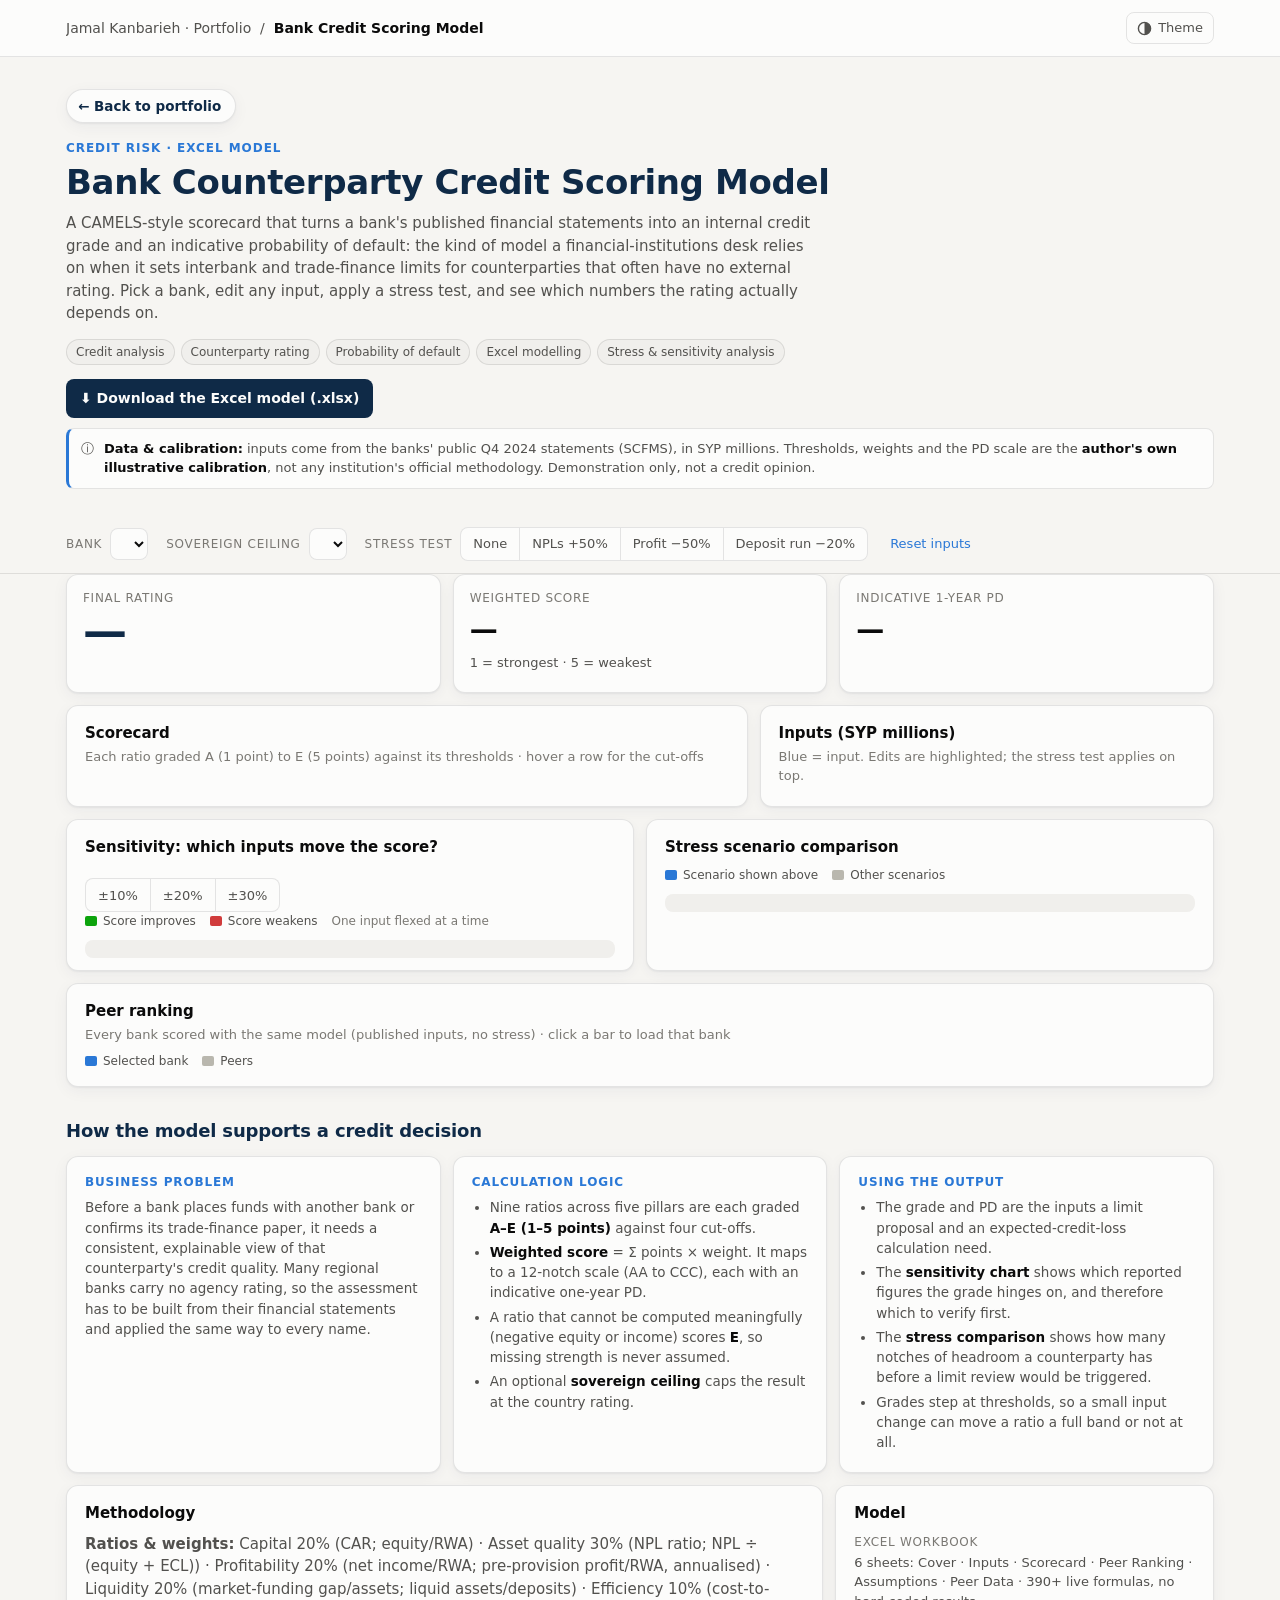
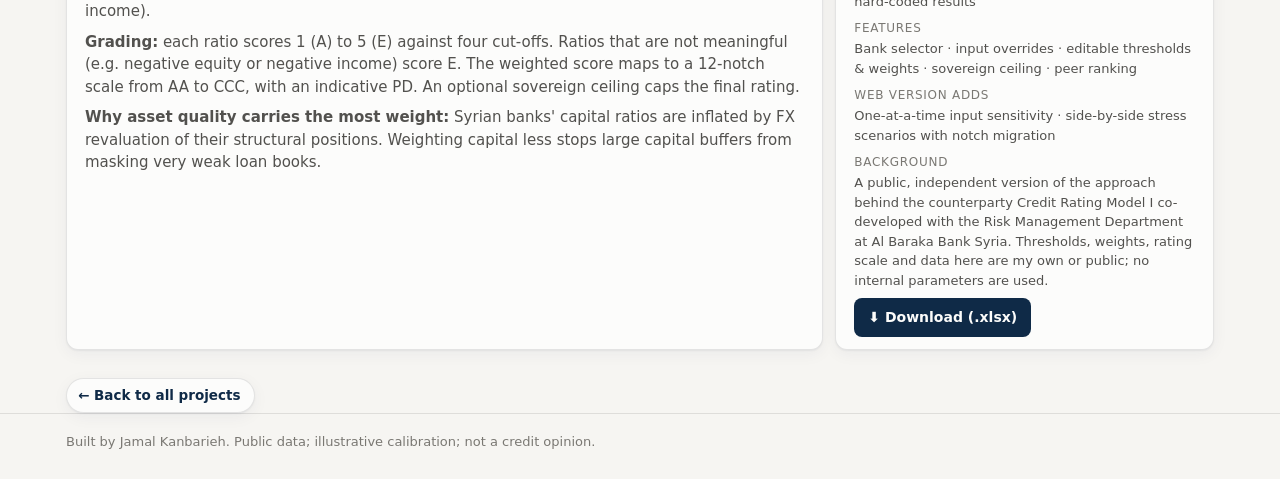
<file: projects/credit-scoring/template.html>
<!doctype html>
<html lang="en">
<head>
<meta charset="utf-8">
<meta name="viewport" content="width=device-width, initial-scale=1">
<title>Bank Credit Scoring Model</title>
<meta name="description" content="Interactive bank counterparty credit scoring model by Jamal Kanbarieh: CAMELS-style scorecard, internal rating and indicative PD, with a downloadable Excel model.">
<link rel="stylesheet" href="../../assets/site.css">
<style>
.inp{width:100%;border-collapse:collapse;font-size:13px;font-variant-numeric:tabular-nums}
.inp td{padding:4px 6px;border-bottom:1px solid var(--grid)}
.inp td:last-child{text-align:right}
.inp input{width:130px;max-width:100%;text-align:right;font:inherit;font-size:13px;border:1px solid var(--ring);border-radius:6px;padding:4px 6px;background:var(--surface);color:#0000ff}
:root[data-theme="dark"] .inp input{color:#7fa8ff}
@media (prefers-color-scheme:dark){:root:where(:not([data-theme="light"])) .inp input{color:#7fa8ff}}
.inp input.chg{background:#ffff0033;border-color:#c98500}
.res{display:grid;grid-template-columns:repeat(3,minmax(0,1fr));gap:12px}
.big{font-size:44px;font-weight:700;letter-spacing:-.02em;color:var(--navy);line-height:1.1}
.g{display:inline-flex;align-items:center;justify-content:center;width:26px;height:22px;border-radius:5px;font-weight:700;font-size:12px;color:#fff}
.gA{background:#0f7b3f}.gB{background:#4f9a3a}.gC{background:#9a8a1f}.gD{background:#c8642a}.gE{background:#b42828}
.dl{display:inline-flex;align-items:center;gap:8px;background:var(--navy);color:var(--surface);text-decoration:none;font-weight:600;font-size:14px;padding:9px 14px;border-radius:8px;margin-top:8px}
.th{width:100%;border-collapse:collapse;font-size:12.5px;font-variant-numeric:tabular-nums}
.th th,.th td{padding:6px 8px;border-bottom:1px solid var(--grid);text-align:right;white-space:nowrap}
.th th:first-child,.th td:first-child{text-align:left}
.th th{color:var(--muted);font-weight:500}
@media (max-width:860px){.res{grid-template-columns:minmax(0,1fr)}}
</style>
</head>
<body>
<header class="top"><div class="wrap">
  <div class="crumb"><a href="../../index.html">Jamal Kanbarieh · Portfolio</a> &nbsp;/&nbsp; <b>Bank Credit Scoring Model</b></div>
  <button class="themebtn" id="themeBtn" type="button" aria-label="Toggle dark mode"><svg viewBox="0 0 16 16" aria-hidden="true"><circle cx="8" cy="8" r="6.5" fill="none" stroke="currentColor" stroke-width="1.5"/><path d="M8 1.5a6.5 6.5 0 0 1 0 13z" fill="currentColor"/></svg> Theme</button>
</div></header>

<div class="wrap hero">
  <a class="backbtn" href="../../index.html">← Back to portfolio</a>
  <p class="eyebrow">Credit risk · Excel model</p>
  <h1>Bank Counterparty Credit Scoring Model</h1>
  <p class="lede">A CAMELS-style scorecard that turns a bank's published financial statements into an internal credit grade and an indicative probability of default: the kind of model a financial-institutions desk relies on when it sets interbank and trade-finance limits for counterparties that often have no external rating. Pick a bank, edit any input, apply a stress test, and see which numbers the rating actually depends on.</p>
  <ul class="tags"><li>Credit analysis</li><li>Counterparty rating</li><li>Probability of default</li><li>Excel modelling</li><li>Stress &amp; sensitivity analysis</li></ul>
  <a class="dl" href="Bank_Credit_Scoring_Model.xlsx" download>⬇ Download the Excel model (.xlsx)</a>
  <div class="note info" role="note"><span aria-hidden="true">ⓘ</span><div><strong>Data &amp; calibration:</strong> inputs come from the banks' public Q4 2024 statements (SCFMS), in SYP millions. Thresholds, weights and the PD scale are the <strong>author's own illustrative calibration</strong>, not any institution's official methodology. Demonstration only, not a credit opinion.</div></div>
</div>

<div class="filters" role="region" aria-label="Controls"><div class="wrap">
  <div class="fgroup"><label class="flabel" for="bankSel">Bank</label><select id="bankSel"></select></div>
  <div class="fgroup"><label class="flabel" for="ceilSel">Sovereign ceiling</label><select id="ceilSel"></select></div>
  <div class="fgroup"><span class="flabel">Stress test</span><div class="seg" id="stressSeg"><button type="button" data-v="0">None</button><button type="button" data-v="1">NPLs +50%</button><button type="button" data-v="2">Profit −50%</button><button type="button" data-v="3">Deposit run −20%</button></div></div>
  <button class="reset" id="resetBtn" type="button">Reset inputs</button>
</div></div>

<main class="wrap">
  <div class="res">
    <div class="card kpi"><div class="k">Final rating</div><div class="big" id="rating">—</div><div class="s" id="ratingSub"></div></div>
    <div class="card kpi"><div class="k">Weighted score</div><div class="v" id="score">—</div><div class="s">1 = strongest · 5 = weakest</div><div class="chart" id="gauge" style="margin-top:6px"></div></div>
    <div class="card kpi"><div class="k">Indicative 1-year PD</div><div class="v" id="pd">—</div><div class="s" id="rankSub"></div></div>
  </div>

  <div class="grid32">
    <div class="card panel">
      <h2>Scorecard</h2>
      <p class="sub">Each ratio graded A (1 point) to E (5 points) against its thresholds · hover a row for the cut-offs</p>
      <div class="tablewrap"><table class="sc" id="sc"></table></div>
    </div>
    <div class="card panel">
      <h2>Inputs (SYP millions)</h2>
      <p class="sub">Blue = input. Edits are highlighted; the stress test applies on top.</p>
      <div class="tablewrap"><table class="inp" id="inp"></table></div>
    </div>
  </div>

  <div class="grid2">
    <div class="card panel">
      <div class="panelhead"><div><h2>Sensitivity: which inputs move the score?</h2><p class="sub" id="torSub"></p></div>
        <div class="seg" id="shockSeg"><button type="button" data-v="0.1">±10%</button><button type="button" data-v="0.2">±20%</button><button type="button" data-v="0.3">±30%</button></div></div>
      <div class="legend"><span><i class="sw" style="background:var(--good)"></i>Score improves</span><span><i class="sw" style="background:var(--bad)"></i>Score weakens</span><span style="color:var(--muted)">One input flexed at a time</span></div>
      <div class="chart" id="tor"></div>
      <div class="read" id="torRead"></div>
    </div>
    <div class="card panel">
      <h2>Stress scenario comparison</h2>
      <p class="sub" id="scnSub"></p>
      <div class="legend"><span><i class="sw" style="background:var(--actual)"></i>Scenario shown above</span><span><i class="sw" style="background:var(--budget)"></i>Other scenarios</span></div>
      <div class="chart" id="scn"></div>
      <div class="read" id="scnRead"></div>
    </div>
  </div>

  <div class="card panel full">
    <h2>Peer ranking</h2>
    <p class="sub">Every bank scored with the same model (published inputs, no stress) · click a bar to load that bank</p>
    <div class="legend"><span><i class="sw" style="background:var(--actual)"></i>Selected bank</span><span><i class="sw" style="background:var(--budget)"></i>Peers</span></div>
    <div class="chart" id="peer"></div>
  </div>

  <h2 class="sechead">How the model supports a credit decision</h2>
  <div class="story">
    <div class="card"><h3>Business problem</h3><p>Before a bank places funds with another bank or confirms its trade-finance paper, it needs a consistent, explainable view of that counterparty's credit quality. Many regional banks carry no agency rating, so the assessment has to be built from their financial statements and applied the same way to every name.</p></div>
    <div class="card"><h3>Calculation logic</h3><ul>
      <li>Nine ratios across five pillars are each graded <b>A–E (1–5 points)</b> against four cut-offs.</li>
      <li><b>Weighted score</b> = Σ points × weight. It maps to a 12-notch scale (AA to CCC), each with an indicative one-year PD.</li>
      <li>A ratio that cannot be computed meaningfully (negative equity or income) scores <b>E</b>, so missing strength is never assumed.</li>
      <li>An optional <b>sovereign ceiling</b> caps the result at the country rating.</li></ul></div>
    <div class="card"><h3>Using the output</h3><ul>
      <li>The grade and PD are the inputs a limit proposal and an expected-credit-loss calculation need.</li>
      <li>The <b>sensitivity chart</b> shows which reported figures the grade hinges on, and therefore which to verify first.</li>
      <li>The <b>stress comparison</b> shows how many notches of headroom a counterparty has before a limit review would be triggered.</li>
      <li>Grades step at thresholds, so a small input change can move a ratio a full band or not at all.</li></ul></div>
  </div>

  <section class="about">
    <div class="card panel">
      <h2>Methodology</h2>
      <p><b>Ratios &amp; weights:</b> Capital 20% (CAR; equity/RWA) · Asset quality 30% (NPL ratio; NPL ÷ (equity + ECL)) · Profitability 20% (net income/RWA; pre-provision profit/RWA, annualised) · Liquidity 20% (market-funding gap/assets; liquid assets/deposits) · Efficiency 10% (cost-to-income).</p>
      <p><b>Grading:</b> each ratio scores 1 (A) to 5 (E) against four cut-offs. Ratios that are not meaningful (e.g. negative equity or negative income) score E. The weighted score maps to a 12-notch scale from AA to CCC, with an indicative PD. An optional sovereign ceiling caps the final rating.</p>
      <p><b>Why asset quality carries the most weight:</b> Syrian banks' capital ratios are inflated by FX revaluation of their structural positions. Weighting capital less stops large capital buffers from masking very weak loan books.</p>
      <div class="tablewrap"><table class="th" id="thr"></table></div>
    </div>
    <div class="card panel">
      <h2>Model</h2>
      <dl>
        <dt>Excel workbook</dt><dd>6 sheets: Cover · Inputs · Scorecard · Peer Ranking · Assumptions · Peer Data · 390+ live formulas, no hard-coded results</dd>
        <dt>Features</dt><dd>Bank selector · input overrides · editable thresholds &amp; weights · sovereign ceiling · peer ranking</dd>
        <dt>Web version adds</dt><dd>One-at-a-time input sensitivity · side-by-side stress scenarios with notch migration</dd>
        <dt>Background</dt><dd>A public, independent version of the approach behind the counterparty Credit Rating Model I co-developed with the Risk Management Department at Al Baraka Bank Syria. Thresholds, weights, rating scale and data here are my own or public; no internal parameters are used.</dd>
      </dl>
      <a class="dl" href="Bank_Credit_Scoring_Model.xlsx" download>⬇ Download (.xlsx)</a>
    </div>
  </section>
  <a class="backbtn bottom" href="../../index.html">← Back to all projects</a>
</main>
<footer><div class="wrap">Built by Jamal Kanbarieh. Public data; illustrative calibration; not a credit opinion.</div></footer>

<script src="../../assets/common.js"></script>
<script>
const DATA = __DATA__;
const ITEMS = ["Total assets", "Liquid assets", "Gross loans", "Non-performing loans", "ECL provisions", "Customer deposits", "Cash margins", "Total liabilities", "Total equity", "Regulatory capital", "Risk-weighted assets", "Operating income (adj.)", "Operating expenses", "Net income (adj.)"];
const RAT = [
  ["Capital adequacy ratio", "Capital", "H", [.20, .15, .125, .10], .10, v => v[10] > 0 ? v[9] / v[10] : null],
  ["Equity / RWA", "Capital", "H", [.15, .12, .10, .08], .10, v => v[10] > 0 ? v[8] / v[10] : null],
  ["NPL ratio", "Asset quality", "L", [.03, .06, .10, .20], .15, v => v[2] > 0 ? v[3] / v[2] : null],
  ["NPL / (equity + ECL)", "Asset quality", "L", [.10, .25, .50, 1.0], .15, v => (v[8] + v[4]) > 0 ? v[3] / (v[8] + v[4]) : null],
  ["Net income / RWA", "Profitability", "H", [.025, .015, .0075, 0], .10, v => v[10] > 0 ? v[13] / v[10] : null],
  ["Pre-provision profit / RWA", "Profitability", "H", [.04, .025, .015, 0], .10, v => v[10] > 0 ? (v[11] - v[12]) / v[10] : null],
  ["Market-funding gap / assets", "Liquidity", "L", [-.20, -.10, 0, .10], .10, v => v[0] > 0 ? (v[7] - v[5] - v[6] - v[1]) / v[0] : null],
  ["Liquid assets / deposits", "Liquidity", "H", [.60, .45, .30, .20], .10, v => v[5] > 0 ? v[1] / v[5] : null],
  ["Cost-to-income", "Efficiency", "L", [.45, .55, .65, .80], .10, v => v[11] > 0 ? v[12] / v[11] : null],
];
const SCALE = [[1.0, "AA", .0003], [1.4, "A", .0006], [1.8, "BBB+", .0010], [2.1, "BBB", .0017], [2.4, "BBB-", .0027], [2.7, "BB+", .0045], [3.0, "BB", .0075], [3.3, "BB-", .013], [3.6, "B+", .022], [3.9, "B", .038], [4.2, "B-", .065], [4.5, "CCC", .25]];
const state = { bank: "BBSF", vals: null, stress: "0", ceil: "None", shock: "0.2" };

function pts(r, x) { if (x == null || !isFinite(x)) return 5; const [a, b, c, d] = r[3]; if (r[2] === "H") return x >= a ? 1 : x >= b ? 2 : x >= c ? 3 : x >= d ? 4 : 5; return x <= a ? 1 : x <= b ? 2 : x <= c ? 3 : x <= d ? 4 : 5; }
function applyStress(v, codes) { v = v.slice(); if (codes.includes("1")) { v[3] *= 1.5; } if (codes.includes("2")) { const cut = Math.abs(v[13]) * .5; v[13] -= cut; v[11] -= cut; } if (codes.includes("3")) { const out = v[5] * .2; v[5] -= out; v[1] -= out; v[7] -= out; v[0] -= out; } return v; }
function stressed(v) { return applyStress(v, state.stress === "0" ? "" : state.stress); }
const notch = s => { let k = 0; SCALE.forEach((g, i) => { if (s >= g[0] - 1e-9) k = i; }); return k; };
function score(v) { const rows = RAT.map(r => { const x = r[5](v); const p = pts(r, x); return { r, x, p, w: r[4] }; }); const s = rows.reduce((t, o) => t + o.p * o.w, 0); let k = 0; SCALE.forEach((g, i) => { if (s >= g[0] - 1e-9) k = i; }); return { rows, s, k }; }
function finalIdx(k) { if (state.ceil === "None") return k; const c = SCALE.findIndex(g => g[1] === state.ceil); return Math.max(k, c); }
const bank = c => DATA.banks.find(b => b.c === c);
const fmtR = (i, x) => x == null ? "n.m." : pctP(x, i === 4 || i === 5 ? 2 : 1);

function build() {
  const bs = $("bankSel"); DATA.banks.forEach(b => bs.appendChild(h("option", { value: b.c, text: `${b.n} (${b.c})` })));
  bs.onchange = () => { state.bank = bs.value; state.vals = null; render(); };
  const cs = $("ceilSel"); ["None", ...SCALE.map(g => g[1])].forEach(x => cs.appendChild(h("option", { value: x, text: x === "None" ? "None (Syria unrated)" : x })));
  cs.onchange = () => { state.ceil = cs.value; render(); };
  segBind("stressSeg", null, v => state.stress = v, render); segBind("shockSeg", null, v => state.shock = v, render);
  $("resetBtn").onclick = () => { state.vals = null; state.stress = "0"; state.ceil = "None"; state.shock = "0.2"; render(); };
  const t = $("thr"); t.appendChild(h("thead", {}, h("tr", {}, ...["Ratio", "Weight", "A", "B", "C", "D", "E"].map(x => h("th", { text: x })))));
  const tb = h("tbody"); RAT.forEach((r, i) => { const s = r[2] === "H" ? "≥ " : "≤ "; tb.appendChild(h("tr", {}, h("td", { text: r[0] }), h("td", { text: pctP(r[4], 0) }), ...r[3].map(c => h("td", { text: s + pctP(c, i === 4 || i === 5 ? 2 : 0) })), h("td", { text: r[2] === "H" ? "< D" : "> D" }))); }); t.appendChild(tb);
  initTheme(render);
}
function renderInputs() {
  const b = bank(state.bank), t = $("inp"); t.replaceChildren();
  ITEMS.forEach((lab, i) => {
    const inp = h("input", { type: "number", step: "any", inputmode: "decimal", value: String(state.vals[i]), "aria-label": lab });
    if (state.vals[i] !== b.v[i]) inp.classList.add("chg");
    inp.addEventListener("change", () => { const v = parseFloat(inp.value); state.vals[i] = isFinite(v) ? v : b.v[i]; render(); });
    t.appendChild(h("tr", {}, h("td", { text: lab }), h("td", {}, inp)));
  });
}
function render() {
  segSync("stressSeg", state.stress); $("bankSel").value = state.bank; $("ceilSel").value = state.ceil;
  const b = bank(state.bank); if (!state.vals) state.vals = b.v.slice();
  const R = score(stressed(state.vals)), fi = finalIdx(R.k), g = SCALE[fi];
  $("rating").textContent = g[1];
  $("ratingSub").textContent = `${b.n} · standalone ${SCALE[R.k][1]}${fi !== R.k ? " · capped by sovereign ceiling" : ""}${state.stress !== "0" ? " · stressed" : ""}`;
  $("score").textContent = R.s.toFixed(2); $("pd").textContent = pctP(g[2], 2);
  const peers = DATA.banks.map(x => ({ c: x.c, n: x.n, s: score(x.v).s })).sort((a, c) => a.s - c.s);
  $("rankSub").textContent = `Peer rank on published data: ${peers.findIndex(p => p.c === b.c) + 1} of ${peers.length}`;
  // gauge
  const gb = $("gauge"); gb.replaceChildren(); const W = Math.max(200, gb.clientWidth), H = 34, sx = v => 4 + (W - 8) * (v - 1) / 4;
  const svg = el("svg", { viewBox: `0 0 ${W} ${H}`, role: "img", "aria-label": "Score position" }, gb);
  const cols = ["#0f7b3f", "#4f9a3a", "#9a8a1f", "#c8642a", "#b42828"]; for (let i = 0; i < 4; i++) el("rect", { x: sx(1 + i), y: 8, width: sx(2) - sx(1) - 2, height: 8, rx: 3, fill: cols[i + (i > 1 ? 1 : 0)], opacity: .8 }, svg);
  el("path", { d: `M${sx(R.s)},20 l-6,9 h12 z`, fill: "var(--ink)" }, svg);
  // scorecard
  const t = $("sc"); t.replaceChildren(h("thead", {}, h("tr", {}, ...["Ratio", "Value", "Grade", "Weight"].map(x => h("th", { text: x })))));
  const tb = h("tbody"); let cat;
  R.rows.forEach((o, i) => {
    if (o.r[1] !== cat) { cat = o.r[1]; const cp = R.rows.filter(x => x.r[1] === cat), avg = cp.reduce((s, x) => s + x.p * x.w, 0) / cp.reduce((s, x) => s + x.w, 0); tb.appendChild(h("tr", { class: "grp" }, h("td", { colspan: 3, text: cat }), h("td", { text: "avg " + avg.toFixed(1) }))); }
    const L = "ABCDE"[o.p - 1], tr = h("tr", { tabindex: 0 }, h("td", { text: o.r[0] }), h("td", { text: fmtR(i, o.x) }), h("td", {}, h("span", { class: "g g" + L, text: L })), h("td", { class: "rank", text: pctP(o.w, 0) }));
    bindTip(tr, () => [o.r[0], [{ label: "Value", value: fmtR(i, o.x) }, ...o.r[3].map((c, j) => ({ label: `${"ABCD"[j]} if ${o.r[2] === "H" ? "≥" : "≤"}`, value: fmtR(i, c) })), { label: "Points", value: `${o.p} × ${pctP(o.w, 0)} = ${(o.p * o.w).toFixed(2)}` }]]);
    tb.appendChild(tr);
  });
  t.appendChild(tb);
  renderInputs();
  // peer chart
  const pb = $("peer"); pb.replaceChildren(); const PW = Math.max(300, pb.clientWidth), narrow = PW < 560, lw = narrow ? 50 : 210, rowH = 26, PH = peers.length * rowH + 26;
  const ps = el("svg", { viewBox: `0 0 ${PW} ${PH}`, role: "img", "aria-label": "Peer scores" }, pb); const px = v => lw + (PW - lw - 90) * (v - 1) / 4;
  for (const t of [1, 2, 3, 4, 5]) { el("line", { x1: px(t), x2: px(t), y1: 0, y2: PH - 20, stroke: "var(--grid)" }, ps); txt(ps, px(t), PH - 6, String(t), { "text-anchor": "middle", fill: "var(--muted)", "font-size": 11 }); }
  peers.forEach((p, i) => {
    const y = i * rowH + 4, sel = p.c === b.c, k = (() => { let k = 0; SCALE.forEach((g, j) => { if (p.s >= g[0] - 1e-9) k = j; }); return k; })();
    const gg = el("g", { class: "hit", tabindex: 0, role: "button", "aria-label": `${p.n}: score ${p.s.toFixed(2)}, ${SCALE[k][1]}` }, ps);
    el("rect", { x: 0, y: y - 4, width: PW, height: rowH, fill: sel ? "var(--accent)" : "transparent", opacity: sel ? .07 : 1 }, gg);
    txt(gg, 0, y + 9, `${i + 1}. ${narrow ? p.c : p.n}`, { "dominant-baseline": "middle", fill: sel ? "var(--ink)" : "var(--ink-2)", "font-weight": sel ? 650 : 400 });
    el("path", { d: rr(px(1), y, px(p.s) - px(1), 18, 3), fill: sel ? "var(--actual)" : "var(--budget)", class: "mk gx", style: `animation-delay:${i * 20}ms` }, gg);
    txt(gg, PW, y + 9, `${p.s.toFixed(2)}  ${SCALE[k][1]}`, { "text-anchor": "end", "dominant-baseline": "middle", fill: "var(--ink)", "font-weight": sel ? 650 : 500 });
    onActivate(gg, () => { state.bank = p.c; state.vals = null; render(); });
  });
  renderTornado(); renderScenarios();
}
/* ---------- sensitivity: flex one input at a time ---------- */
const SENS = [[[3], "Non-performing loans"], [[4], "ECL provisions"], [[8, 9], "Equity & regulatory capital"], [[10], "Risk-weighted assets"], [[13], "Net income"], [[11], "Operating income"], [[12], "Operating expenses"], [[1], "Liquid assets"], [[5], "Customer deposits"]];
function renderTornado() {
  segSync("shockSeg", state.shock);
  const sh = +state.shock, base = stressed(state.vals), b0 = score(base), flex = (ix, k) => { const v = base.slice(); ix.forEach(i => v[i] *= k); return score(v); };
  const list = SENS.map(([ix, l]) => { const lo = flex(ix, 1 - sh), hi = flex(ix, 1 + sh); return { l, lo: lo.s - b0.s, hi: hi.s - b0.s, klo: lo.k, khi: hi.k }; }).sort((a, b) => Math.max(Math.abs(b.lo), Math.abs(b.hi)) - Math.max(Math.abs(a.lo), Math.abs(a.hi)));
  const box = $("tor"); box.replaceChildren(); const W = Math.max(300, box.clientWidth), narrow = W < 480, labelW = narrow ? 118 : 178, rowH = 30, top = 4, bottom = 22, H = top + rowH * list.length + bottom, pad = 58;
  const svg = el("svg", { viewBox: `0 0 ${W} ${H}`, role: "img", "aria-label": "Sensitivity of the weighted score to each input" }, box);
  const lim = Math.max(.2, ...list.flatMap(x => [Math.abs(x.lo), Math.abs(x.hi)])), cx = labelW + (W - labelW) / 2, half = (W - labelW) / 2 - pad, sx = v => cx + half * v / lim;
  for (const t of [-lim, 0, lim]) { el("line", { x1: sx(t), x2: sx(t), y1: top, y2: H - bottom, stroke: t === 0 ? "var(--axis)" : "var(--grid)" }, svg); txt(svg, sx(t), H - 6, t === 0 ? `score ${b0.s.toFixed(2)}` : (t > 0 ? "+" : "−") + Math.abs(t).toFixed(2), { "text-anchor": "middle", fill: "var(--muted)", "font-size": 11 }); }
  list.forEach((x, i) => {
    const y = top + i * rowH + 5, bh = rowH - 11, g = el("g", { class: "hit", tabindex: 0, "aria-label": `${x.l}: ${x.lo.toFixed(2)} to ${x.hi.toFixed(2)}` }, svg); el("rect", { x: 0, y: y - 5, width: W, height: rowH, fill: "transparent" }, g);
    txt(g, 0, y + bh / 2, x.l, { "dominant-baseline": "middle", "font-size": 12, fill: "var(--ink)" });
    if (Math.abs(x.lo) < 1e-9 && Math.abs(x.hi) < 1e-9) txt(g, cx + 6, y + bh / 2, "no grade change", { "dominant-baseline": "middle", "font-size": 11, fill: "var(--muted)" });
    for (const [v, tag, k] of [[x.lo, "−", x.klo], [x.hi, "+", x.khi]]) { if (Math.abs(v) < 1e-9) continue; const pos = v > 0; el("path", { d: pos ? rr(cx, y, sx(v) - cx, bh, 3) : rl(sx(v), y, cx - sx(v), bh, 3), fill: pos ? "var(--bad)" : "var(--good)", opacity: .9, class: "mk " + (pos ? "gx" : "gxr") }, g); txt(g, sx(v) + (pos ? 5 : -5), y + bh / 2, `${tag}${Math.round(sh * 100)}%${k !== b0.k ? " → " + SCALE[k][1] : ""}`, { "text-anchor": pos ? "start" : "end", "dominant-baseline": "middle", "font-size": 10.5, fill: k !== b0.k ? "var(--ink)" : "var(--muted)", "font-weight": k !== b0.k ? 650 : 400 }); }
    bindTip(g, () => [x.l, [{ label: `Input −${Math.round(sh * 100)}%`, value: `${(b0.s + x.lo).toFixed(2)} · ${SCALE[x.klo][1]}`, cls: x.lo < 0 ? "up" : x.lo > 0 ? "down" : "" }, { label: "Current", value: `${b0.s.toFixed(2)} · ${SCALE[b0.k][1]}` }, { label: `Input +${Math.round(sh * 100)}%`, value: `${(b0.s + x.hi).toFixed(2)} · ${SCALE[x.khi][1]}`, cls: x.hi < 0 ? "up" : x.hi > 0 ? "down" : "" }]]);
  });
  const mv = list.filter(x => x.klo !== b0.k || x.khi !== b0.k), flat = list.filter(x => Math.abs(x.lo) < 1e-9 && Math.abs(x.hi) < 1e-9);
  $("torSub").textContent = `${bank(state.bank).n} · change in weighted score (lower = stronger) when one input moves ±${Math.round(sh * 100)}%${state.stress !== "0" ? " · on top of the selected stress" : ""}`;
  $("torRead").replaceChildren(h("b", { text: "Reading it: " }), document.createTextNode((mv.length ? `The rating notch changes with a ${Math.round(sh * 100)}% move in: ${mv.slice(0, 3).map(x => x.l.toLowerCase()).join("; ")}. ` : `No single ${Math.round(sh * 100)}% move changes the rating notch, so the grade is stable to reporting noise of that size. `) + (flat.length ? `${flat.length} of ${list.length} inputs produce no change at all: the affected ratios sit well inside a grade band, which is how a threshold scorecard behaves.` : "Every input shifts at least one ratio across a grade boundary.")));
}
/* ---------- stress scenarios side by side ---------- */
function renderScenarios() {
  const S = [["", "Published inputs", "0"], ["1", "NPLs +50%", "1"], ["2", "Profit −50%", "2"], ["3", "Deposit run −20%", "3"], ["123", "All three combined", null]].map(([c, l, key]) => { const r = score(applyStress(state.vals, c)); return { l, key, s: r.s, k: r.k, f: finalIdx(r.k) }; });
  const box = $("scn"); box.replaceChildren(); const W = Math.max(300, box.clientWidth), narrow = W < 480, lw = narrow ? 112 : 150, vw = narrow ? 104 : 150, rowH = 38, top = 4, bottom = 22, H = top + rowH * S.length + bottom;
  const svg = el("svg", { viewBox: `0 0 ${W} ${H}`, role: "img", "aria-label": "Score and rating under each stress scenario" }, box), px = v => lw + (W - lw - vw) * (v - 1) / 4;
  for (const t of [1, 2, 3, 4, 5]) { el("line", { x1: px(t), x2: px(t), y1: top, y2: H - bottom, stroke: "var(--grid)" }, svg); txt(svg, px(t), H - 6, String(t), { "text-anchor": "middle", fill: "var(--muted)", "font-size": 11 }); }
  S.forEach((x, i) => {
    const y = top + i * rowH + 7, bh = 20, cur = x.key === state.stress, d = x.f - S[0].f;
    const g = el("g", Object.assign({ class: "hit", "aria-label": `${x.l}: score ${x.s.toFixed(2)}, ${SCALE[x.f][1]}` }, x.key != null ? { tabindex: 0, role: "button" } : {}), svg); el("rect", { x: 0, y: y - 7, width: W, height: rowH, fill: cur ? "var(--accent)" : "transparent", opacity: cur ? .07 : 1 }, g);
    txt(g, 0, y + bh / 2, x.l, { "dominant-baseline": "middle", "font-size": 12, fill: "var(--ink)", "font-weight": cur ? 650 : 400 });
    el("path", { d: rr(px(1), y, Math.max(2, px(x.s) - px(1)), bh, 3), fill: cur ? "var(--actual)" : "var(--budget)", class: "mk gx", style: `animation-delay:${i * 50}ms` }, g);
    txt(g, W, y + bh / 2 - (narrow ? 0 : 0), `${x.s.toFixed(2)} · ${SCALE[x.f][1]}${narrow ? "" : " · PD " + pctP(SCALE[x.f][2], 2)}`, { "text-anchor": "end", "dominant-baseline": "middle", "font-size": 12, fill: "var(--ink)", "font-weight": 650 });
    if (i) txt(g, px(x.s) + 6, y + bh / 2, d === 0 ? "no change" : `${d > 0 ? "▼" : "▲"} ${Math.abs(d)} notch${Math.abs(d) > 1 ? "es" : ""}`, { "dominant-baseline": "middle", "font-size": 10.5, fill: d > 0 ? "var(--bad-ink)" : d < 0 ? "var(--good-ink)" : "var(--muted)", "font-weight": 600 });
    bindTip(g, () => [x.l, [{ label: "Weighted score", value: x.s.toFixed(2) }, { label: "Rating", value: SCALE[x.f][1] + (x.f !== x.k ? " (capped)" : "") }, { label: "Indicative PD", value: pctP(SCALE[x.f][2], 2) }, ...(i ? [{ label: "vs published", value: d === 0 ? "no change" : `${Math.abs(d)} notch${Math.abs(d) > 1 ? "es" : ""} ${d > 0 ? "weaker" : "stronger"}`, cls: d > 0 ? "down" : d < 0 ? "up" : "" }, { label: "PD multiple", value: (SCALE[x.f][2] / SCALE[S[0].f][2]).toFixed(1) + "×" }] : [])]]);
    if (x.key != null) onActivate(g, () => { state.stress = x.key; render(); });
  });
  const single = S.slice(1, 4).sort((a, b) => b.s - a.s)[0], all = S[4], d1 = single.f - S[0].f, d2 = all.f - S[0].f;
  $("scnSub").textContent = `${bank(state.bank).n} · current inputs · weighted score (bar), final rating and indicative PD · click a scenario to apply it to the page`;
  $("scnRead").replaceChildren(h("b", { text: "Headroom: " }), document.createTextNode(S.every(x => Math.abs(x.s - S[0].s) < 1e-9) ? "None of the stress tests moves a ratio across a grade boundary for this bank: its weak ratios are already in the lowest band they can reach under these shocks and its strong ratios have room to absorb them. Select another bank to see a rating that does migrate." : `The most damaging single shock is ${single.l} (${d1 === 0 ? "no notch change" : d1 + " notch" + (d1 > 1 ? "es" : "") + " weaker"}, to ${SCALE[single.f][1]}). All three together take the rating from ${SCALE[S[0].f][1]} to ${SCALE[all.f][1]}` + (d2 ? `, raising the indicative PD from ${pctP(SCALE[S[0].f][2], 2)} to ${pctP(SCALE[all.f][2], 2)}.` : ", leaving the PD unchanged.") + " A counterparty that loses several notches under a plausible shock warrants a smaller or shorter-dated limit than its headline grade suggests."));
}
build(); render(); onResize(render);
</script>
<script src="../../assets/motion.js"></script>
</body>
</html>
</file>
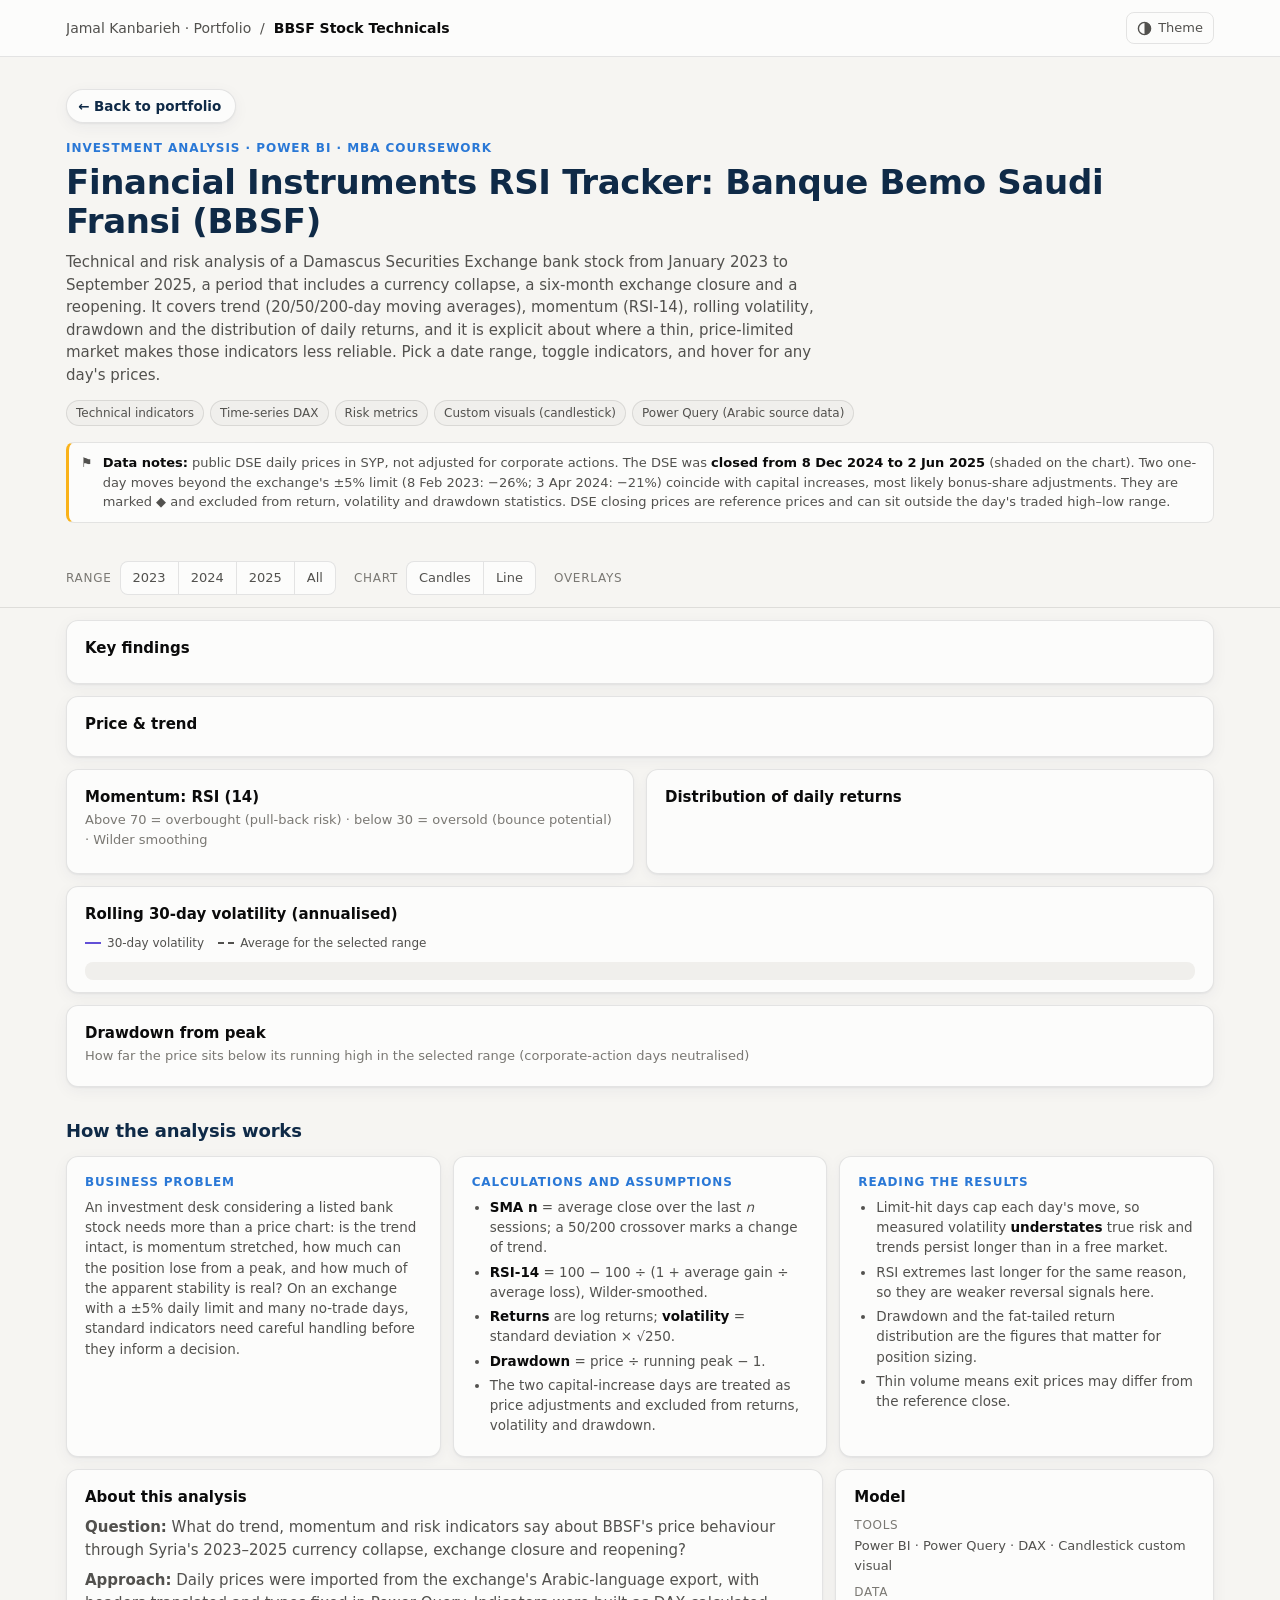
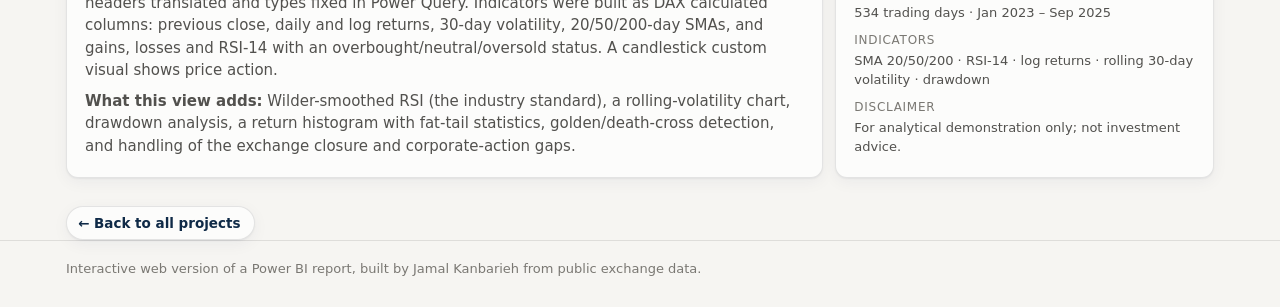
<file: projects/stock-technicals/template.html>
<!doctype html>
<html lang="en">
<head>
<meta charset="utf-8">
<meta name="viewport" content="width=device-width, initial-scale=1">
<title>BBSF Stock Technicals</title>
<meta name="description" content="Interactive technical analysis of Banque Bemo Saudi Fransi (DSE: BBSF), 2023–2025, by Jamal Kanbarieh: candlesticks, moving averages, RSI, volatility and drawdown.">
<link rel="stylesheet" href="../../assets/site.css">
<style>
:root{--sma50:#eb6834;--sma200:#6250d6;--sma20:#1baf7a;--up:#0ca30c;--dn:#d03b3b}
@media (prefers-color-scheme:dark){:root:where(:not([data-theme="light"])){--sma50:#d95926;--sma200:#9085e9;--sma20:#199e70;--dn:#e66767}}
:root[data-theme="dark"]{--sma50:#d95926;--sma200:#9085e9;--sma20:#199e70;--dn:#e66767}
.toggles{display:flex;gap:6px;flex-wrap:wrap}
.tg{border:1px solid var(--ring);background:var(--surface);color:var(--ink-2);border-radius:999px;font:inherit;font-size:12.5px;padding:3px 10px;cursor:pointer;display:inline-flex;align-items:center;gap:6px;min-height:28px}
.tg[aria-pressed="false"]{opacity:.5}
.tg i{width:14px;height:0;border-top:2px solid;display:inline-block}
.rsiz{font-size:12px;color:var(--muted)}
</style>
</head>
<body>
<header class="top"><div class="wrap">
  <div class="crumb"><a href="../../index.html">Jamal Kanbarieh · Portfolio</a> &nbsp;/&nbsp; <b>BBSF Stock Technicals</b></div>
  <button class="themebtn" id="themeBtn" type="button" aria-label="Toggle dark mode"><svg viewBox="0 0 16 16" aria-hidden="true"><circle cx="8" cy="8" r="6.5" fill="none" stroke="currentColor" stroke-width="1.5"/><path d="M8 1.5a6.5 6.5 0 0 1 0 13z" fill="currentColor"/></svg> Theme</button>
</div></header>

<div class="wrap hero">
  <a class="backbtn" href="../../index.html">← Back to portfolio</a>
  <p class="eyebrow">Investment analysis · Power BI · MBA coursework</p>
  <h1>Financial Instruments RSI Tracker: Banque Bemo Saudi Fransi (BBSF)</h1>
  <p class="lede">Technical and risk analysis of a Damascus Securities Exchange bank stock from January 2023 to September 2025, a period that includes a currency collapse, a six-month exchange closure and a reopening. It covers trend (20/50/200-day moving averages), momentum (RSI-14), rolling volatility, drawdown and the distribution of daily returns, and it is explicit about where a thin, price-limited market makes those indicators less reliable. Pick a date range, toggle indicators, and hover for any day's prices.</p>
  <ul class="tags"><li>Technical indicators</li><li>Time-series DAX</li><li>Risk metrics</li><li>Custom visuals (candlestick)</li><li>Power Query (Arabic source data)</li></ul>
  <div class="note" role="note"><span aria-hidden="true">⚑</span><div><strong>Data notes:</strong> public DSE daily prices in SYP, not adjusted for corporate actions. The DSE was <strong>closed from 8 Dec 2024 to 2 Jun 2025</strong> (shaded on the chart). Two one-day moves beyond the exchange's ±5% limit (8 Feb 2023: −26%; 3 Apr 2024: −21%) coincide with capital increases, most likely bonus-share adjustments. They are marked ◆ and excluded from return, volatility and drawdown statistics. DSE closing prices are reference prices and can sit outside the day's traded high–low range.</div></div>
</div>

<div class="filters" role="region" aria-label="Filters"><div class="wrap">
  <div class="fgroup"><span class="flabel">Range</span><div class="seg" id="rangeSeg"><button type="button" data-v="2023">2023</button><button type="button" data-v="2024">2024</button><button type="button" data-v="2025">2025</button><button type="button" data-v="all">All</button></div></div>
  <div class="fgroup"><span class="flabel">Chart</span><div class="seg" id="typeSeg"><button type="button" data-v="candle">Candles</button><button type="button" data-v="line">Line</button></div></div>
  <div class="fgroup"><span class="flabel">Overlays</span><div class="toggles" id="ovl"></div></div>
</div></div>

<main class="wrap">
  <div class="kpis" id="kpis"></div>
  <div class="card insights"><h2 id="insTitle">Key findings</h2><ul id="ins"></ul></div>

  <div class="card panel full">
    <h2>Price &amp; trend</h2>
    <p class="sub" id="pxSub"></p>
    <div class="chart" id="px"></div>
  </div>

  <div class="grid2">
    <div class="card panel">
      <h2>Momentum: RSI (14)</h2>
      <p class="sub">Above 70 = overbought (pull-back risk) · below 30 = oversold (bounce potential) · Wilder smoothing</p>
      <div class="chart" id="rsi"></div>
      <p class="rsiz" id="rsiStats"></p>
    </div>
    <div class="card panel">
      <h2>Distribution of daily returns</h2>
      <p class="sub" id="histSub"></p>
      <div class="chart" id="hist"></div>
    </div>
  </div>

  <div class="card panel full">
    <h2>Rolling 30-day volatility (annualised)</h2>
    <p class="sub" id="volSub"></p>
    <div class="legend"><span><i class="ln" style="border-color:var(--sma200)"></i>30-day volatility</span><span><i class="ln dash" style="border-color:var(--ink-2)"></i>Average for the selected range</span></div>
    <div class="chart" id="vol"></div>
    <div class="read" id="volRead"></div>
  </div>

  <div class="card panel full">
    <h2>Drawdown from peak</h2>
    <p class="sub">How far the price sits below its running high in the selected range (corporate-action days neutralised)</p>
    <div class="chart" id="dd"></div>
  </div>

  <h2 class="sechead">How the analysis works</h2>
  <div class="story">
    <div class="card"><h3>Business problem</h3><p>An investment desk considering a listed bank stock needs more than a price chart: is the trend intact, is momentum stretched, how much can the position lose from a peak, and how much of the apparent stability is real? On an exchange with a ±5% daily limit and many no-trade days, standard indicators need careful handling before they inform a decision.</p></div>
    <div class="card"><h3>Calculations and assumptions</h3><ul>
      <li><b>SMA n</b> = average close over the last <i>n</i> sessions; a 50/200 crossover marks a change of trend.</li>
      <li><b>RSI-14</b> = 100 − 100 ÷ (1 + average gain ÷ average loss), Wilder-smoothed.</li>
      <li><b>Returns</b> are log returns; <b>volatility</b> = standard deviation × √250.</li>
      <li><b>Drawdown</b> = price ÷ running peak − 1.</li>
      <li>The two capital-increase days are treated as price adjustments and excluded from returns, volatility and drawdown.</li></ul></div>
    <div class="card"><h3>Reading the results</h3><ul>
      <li>Limit-hit days cap each day's move, so measured volatility <b>understates</b> true risk and trends persist longer than in a free market.</li>
      <li>RSI extremes last longer for the same reason, so they are weaker reversal signals here.</li>
      <li>Drawdown and the fat-tailed return distribution are the figures that matter for position sizing.</li>
      <li>Thin volume means exit prices may differ from the reference close.</li></ul></div>
  </div>

  <section class="about">
    <div class="card panel">
      <h2>About this analysis</h2>
      <p><b>Question:</b> What do trend, momentum and risk indicators say about BBSF's price behaviour through Syria's 2023–2025 currency collapse, exchange closure and reopening?</p>
      <p><b>Approach:</b> Daily prices were imported from the exchange's Arabic-language export, with headers translated and types fixed in Power Query. Indicators were built as DAX calculated columns: previous close, daily and log returns, 30-day volatility, 20/50/200-day SMAs, and gains, losses and RSI-14 with an overbought/neutral/oversold status. A candlestick custom visual shows price action.</p>
      <p><b>What this view adds:</b> Wilder-smoothed RSI (the industry standard), a rolling-volatility chart, drawdown analysis, a return histogram with fat-tail statistics, golden/death-cross detection, and handling of the exchange closure and corporate-action gaps.</p>
    </div>
    <div class="card panel">
      <h2>Model</h2>
      <dl>
        <dt>Tools</dt><dd>Power BI · Power Query · DAX · Candlestick custom visual</dd>
        <dt>Data</dt><dd>534 trading days · Jan 2023 – Sep 2025</dd>
        <dt>Indicators</dt><dd>SMA 20/50/200 · RSI-14 · log returns · rolling 30-day volatility · drawdown</dd>
        <dt>Disclaimer</dt><dd>For analytical demonstration only; not investment advice.</dd>
      </dl>
    </div>
  </section>
  <a class="backbtn bottom" href="../../index.html">← Back to all projects</a>
</main>
<footer><div class="wrap">Interactive web version of a Power BI report, built by Jamal Kanbarieh from public exchange data.</div></footer>

<script src="../../assets/common.js"></script>
<script>
const RAW = __DATA__; // [date, open, high, low, close, volume]
const CA = new Set(["2023-02-08", "2024-04-03"]); // corporate-action adjustment days
const CLOSE_FROM = "2024-12-05", CLOSE_TO = "2025-06-02";
const P = RAW.map((r, i) => ({ i, d: r[0], t: Date.parse(r[0]), o: r[1], h: r[2], l: r[3], c: r[4], v: r[5] }));
// indicators on the full series
function sma(n) { let s = 0; return P.map((p, i) => { s += p.c; if (i >= n) s -= P[i - n].c; return i >= n - 1 ? s / n : null; }); }
const S20 = sma(20), S50 = sma(50), S200 = sma(200);
P.forEach((p, i) => { p.r = i && !CA.has(p.d) ? Math.log(p.c / P[i - 1].c) : null; p.ca = CA.has(p.d); });
(function rsi() { let ag = 0, al = 0; for (let i = 1; i < P.length; i++) { const ch = P[i].ca ? 0 : P[i].c - P[i - 1].c, g = Math.max(ch, 0), l = Math.max(-ch, 0); if (i <= 14) { ag += g / 14; al += l / 14; if (i === 14) P[i].rsi = al === 0 ? 100 : 100 - 100 / (1 + ag / al); } else { ag = (ag * 13 + g) / 14; al = (al * 13 + l) / 14; P[i].rsi = al === 0 ? 100 : 100 - 100 / (1 + ag / al); } } })();
P.forEach((p, i) => { p.s20 = S20[i]; p.s50 = S50[i]; p.s200 = S200[i]; });
P.forEach((p, i) => { const w = P.slice(Math.max(1, i - 29), i + 1).map(q => q.r).filter(x => x != null); if (i >= 30 && w.length >= 20) { const m = w.reduce((a, b) => a + b, 0) / w.length; p.vol = Math.sqrt(w.reduce((a, b) => a + (b - m) ** 2, 0) / (w.length - 1)) * Math.sqrt(250); } else p.vol = null; });
const CROSS = []; for (let i = 1; i < P.length; i++) { const a = P[i - 1], b = P[i]; if (a.s50 && a.s200 && b.s50 && b.s200) { if (a.s50 <= a.s200 && b.s50 > b.s200) CROSS.push({ p: b, k: "Golden cross" }); if (a.s50 >= a.s200 && b.s50 < b.s200) CROSS.push({ p: b, k: "Death cross" }); } }

const state = { range: "all", type: "line", ov: { s20: false, s50: true, s200: true, vol: true } };
const OVL = [["s20", "SMA 20", "--sma20"], ["s50", "SMA 50", "--sma50"], ["s200", "SMA 200", "--sma200"], ["vol", "Volume", "--budget"]];
const view = () => state.range === "all" ? P : P.filter(p => p.d.startsWith(state.range));
const fmtP = v => v == null ? "—" : v.toLocaleString("en-US", { maximumFractionDigits: 2 });
const fdate = d => new Date(d + "T00:00:00").toLocaleDateString("en-GB", { day: "numeric", month: "short", year: "numeric" });

function stats(V) {
  const r = V.slice(1).map(p => p.r).filter(x => x != null);
  const mean = r.reduce((a, b) => a + b, 0) / r.length, sd = Math.sqrt(r.reduce((a, b) => a + (b - mean) ** 2, 0) / r.length);
  const skew = r.reduce((a, b) => a + ((b - mean) / sd) ** 3, 0) / r.length, kurt = r.reduce((a, b) => a + ((b - mean) / sd) ** 4, 0) / r.length - 3;
  // total return chaining log returns (neutralises corporate actions)
  const tot = Math.exp(r.reduce((a, b) => a + b, 0)) - 1;
  let peak = -Infinity, idx = 1, mdd = 0, mddAt = null; const dd = [];
  V.forEach((p, i) => { if (i) idx *= p.r != null ? Math.exp(p.r) : 1; if (idx > peak) peak = idx; const d = idx / peak - 1; dd.push({ p, d }); if (d < mdd) { mdd = d; mddAt = p; } });
  const hi = V.reduce((a, b) => b.c > a.c ? b : a), lo = V.reduce((a, b) => b.c < a.c ? b : a);
  const up = r.filter(x => x > 0).length, limitDays = r.filter(x => Math.abs(x) >= Math.log(1.0495)).length;
  return { r, mean, sd, ann: sd * Math.sqrt(250), skew, kurt, tot, mdd, mddAt, dd, hi, lo, up, limitDays };
}

function kpis(V, S) {
  const last = V[V.length - 1], first = V[0];
  const items = [
    { k: "Last close", v: "SYP " + fmtP(last.c), s: fdate(last.d) },
    { k: "Total return", v: pctS(S.tot), s: `${fdate(first.d)} → ${fdate(last.d)}`, c: S.tot >= 0 ? "up" : "down" },
    { k: "Volatility (ann.)", v: pctP(S.ann, 0), s: `daily σ ${pctP(S.sd, 2)} · ${S.r.length} returns` },
    { k: "Max drawdown", v: pctP(S.mdd, 0), s: S.mddAt ? "trough " + fdate(S.mddAt.d) : "", c: "down" },
  ];
  $("kpis").replaceChildren(...items.map(it => h("div", { class: "card kpi" }, h("div", { class: "k", text: it.k }), h("div", { class: "v", text: it.v }), h("div", { class: "s" + (it.c ? " " + it.c : ""), text: it.s }))));
}
function insights(V, S) {
  const ul = $("ins"); ul.replaceChildren();
  const add = (...parts) => ul.appendChild(h("li", {}, ...parts.map(x => typeof x === "string" ? document.createTextNode(x) : h("b", { text: x.b }))));
  $("insTitle").textContent = `Key findings · ${state.range === "all" ? "Jan 2023 – Sep 2025" : state.range}`;
  add("Price ranged from ", { b: "SYP " + fmtP(S.lo.c) }, ` (${fdate(S.lo.d)}) to `, { b: "SYP " + fmtP(S.hi.c) }, ` (${fdate(S.hi.d)}). Total return adjusted for corporate actions was `, { b: pctS(S.tot) }, ".");
  add("Risk is high: annualised volatility of ", { b: pctP(S.ann, 0) }, " and a maximum drawdown of ", { b: pctP(S.mdd, 0) }, `. ${S.limitDays} sessions hit the ±5% daily price limit, so true volatility is understated.`);
  add(S.kurt > 3 ? "Returns are strongly fat-tailed: " : S.kurt > .5 ? "Returns are moderately fat-tailed: " : "Return tails are close to normal: ", { b: `excess kurtosis ${S.kurt.toFixed(1)}` }, `, skew ${S.skew.toFixed(2).replace("-", "−")}. Only ${pctP(S.up / S.r.length, 0)} of sessions closed higher; many days show no trades and an unchanged reference price.`);
  const cr = CROSS.filter(x => V.includes(x.p));
  if (cr.length) add("Trend signals: ", ...cr.flatMap((x, i) => [i ? "; " : "", { b: x.k }, ` on ${fdate(x.p.d)}`]), " (50-day vs 200-day SMA).");
  const last = V[V.length - 1];
  if (last.rsi != null) add("Latest RSI-14 is ", { b: last.rsi.toFixed(0) }, last.rsi > 70 ? ": overbought." : last.rsi < 30 ? ": oversold." : ": neutral momentum.");
}

function xScale(V, left, right, W) { // trading-day index scale (no weekend gaps), closure shown as a band
  const i0 = V[0].i, i1 = V[V.length - 1].i;
  return i => left + (W - left - right) * (i - i0) / Math.max(1, i1 - i0);
}
function monthTicks(V, maxN) { const out = []; let last = ""; V.forEach(p => { const m = p.d.slice(0, 7); if (m !== last) { out.push(p); last = m; } }); const step = Math.ceil(out.length / maxN); return out.filter((_, i) => i % step === 0); }
const mLbl = d => new Date(d + "T00:00:00").toLocaleDateString("en-GB", { month: "short" }) + " '" + d.slice(2, 4);

function renderPrice(V) {
  const box = $("px"); box.replaceChildren();
  const W = Math.max(300, box.clientWidth), narrow = W < 560, left = narrow ? 48 : 64, right = narrow ? 8 : 16, top = 10, H1 = narrow ? 240 : 330, gap = 8, H2 = state.ov.vol ? (narrow ? 60 : 80) : 0, bottom = 26, H = top + H1 + (H2 ? gap + H2 : 0) + bottom;
  const svg = el("svg", { viewBox: `0 0 ${W} ${H}`, role: "img", "aria-label": "BBSF price chart" }, box);
  const sx = xScale(V, left, right, W);
  const vals = V.flatMap(p => [p.c, ...(state.type === "candle" ? [p.h, p.l] : []), state.ov.s50 ? p.s50 : null, state.ov.s200 ? p.s200 : null, state.ov.s20 ? p.s20 : null]).filter(x => x != null);
  const lo = Math.min(...vals), hi = Math.max(...vals);
  const ticks = niceTicks(lo * .97, hi * 1.02, 4), y0 = ticks[0], y1 = ticks[ticks.length - 1], sy = v => top + H1 * (1 - (v - y0) / (y1 - y0));
  for (const t of ticks) { el("line", { x1: left, x2: W - right, y1: sy(t), y2: sy(t), stroke: "var(--grid)" }, svg); txt(svg, left - 8, sy(t), t.toLocaleString("en-US"), { "text-anchor": "end", "dominant-baseline": "middle", fill: "var(--muted)", "font-size": 11 }); }
  for (const p of monthTicks(V, narrow ? 4 : 9)) txt(svg, sx(p.i), H - 8, mLbl(p.d), { "text-anchor": "middle", fill: "var(--muted)", "font-size": 11 });
  // closure band
  const a = V.find(p => p.d === CLOSE_FROM), b = V.find(p => p.d === CLOSE_TO);
  if (a && b) { el("rect", { x: sx(a.i), y: top, width: Math.max(6, sx(b.i) - sx(a.i)), height: H1 + (H2 ? gap + H2 : 0), fill: "var(--ink-2)", opacity: .1 }, svg); txt(svg, sx(a.i) + 4, top + 12, "DSE closed Dec '24 – Jun '25", { "font-size": 11, fill: "var(--ink-2)" }); }
  const cw = Math.max(1, Math.min(7, (W - left - right) / V.length * .7));
  if (state.type === "candle") {
    V.forEach(p => { const up = p.c >= p.o, col = up ? "var(--up)" : "var(--dn)", x = sx(p.i); el("line", { x1: x, x2: x, y1: sy(Math.max(p.h, p.c)), y2: sy(Math.min(p.l, p.c)), stroke: col, "stroke-width": 1 }, svg); const yy = sy(Math.max(p.o, p.c)); el("rect", { x: x - cw / 2, y: yy, width: cw, height: Math.max(1, sy(Math.min(p.o, p.c)) - yy), fill: col }, svg); });
  } else {
    const d = V.map((p, k) => `${k ? "L" : "M"}${sx(p.i)},${sy(p.c)}`).join("");
    el("path", { d: d + `L${sx(V[V.length - 1].i)},${top + H1}L${sx(V[0].i)},${top + H1}Z`, fill: "var(--actual)", opacity: .07 }, svg);
    el("path", { d, fill: "none", stroke: "var(--actual)", "stroke-width": 1.75, class: "wipe" }, svg);
  }
  for (const [k, , c] of OVL.slice(0, 3)) if (state.ov[k]) { let d = "", pen = false; V.forEach(p => { if (p[k] == null) { pen = false; return; } d += (pen ? "L" : "M") + sx(p.i) + "," + sy(p[k]); pen = true; }); el("path", { d, fill: "none", stroke: `var(${c})`, "stroke-width": 1.75, class: "wipe" }, svg); }
  CROSS.filter(x => V.includes(x.p)).forEach(x => { const cx = sx(x.p.i), cy = sy(x.p.s50); el("circle", { cx, cy, r: 5, fill: "var(--surface)", stroke: x.k[0] === "G" ? "var(--up)" : "var(--dn)", "stroke-width": 2 }, svg); if (!narrow) txt(svg, cx, cy + (x.k[0] === "G" ? 18 : -10), x.k, { "text-anchor": "middle", "font-size": 11, fill: "var(--ink-2)" }); });
  V.filter(p => p.ca).forEach(p => { const cx = sx(p.i), cy = sy(p.c); el("path", { d: `M${cx},${cy - 7}l5,5l-5,5l-5,-5z`, fill: "var(--ink)" }, svg); });
  if (H2) {
    const vt = top + H1 + gap, vmax = Math.max(...V.map(p => p.v)), vcap = (() => { const s = V.map(p => p.v).sort((a, b) => a - b); return Math.max(1, s[Math.floor(s.length * .98)]); })();
    V.forEach(p => { const hh = H2 * Math.min(1, p.v / vcap); el("rect", { x: sx(p.i) - cw / 2, y: vt + H2 - hh, width: cw, height: hh, fill: "var(--budget)" }, svg); });
    txt(svg, left - 8, vt + 6, "Vol", { "text-anchor": "end", fill: "var(--muted)", "font-size": 11 });
  }
  const cross = el("line", { y1: top, y2: top + H1 + (H2 ? gap + H2 : 0), stroke: "var(--ink-2)", opacity: 0 }, svg);
  const hit = el("rect", { x: left, y: top, width: W - left - right, height: H1 + (H2 ? gap + H2 : 0), fill: "transparent", style: "cursor:crosshair" }, svg);
  const mv = e => { const r = svg.getBoundingClientRect(), px = (e.clientX - r.left) * W / r.width; let best = V[0]; for (const p of V) if (Math.abs(sx(p.i) - px) < Math.abs(sx(best.i) - px)) best = p; cross.setAttribute("x1", sx(best.i)); cross.setAttribute("x2", sx(best.i)); cross.setAttribute("opacity", .4);
    const ret = best.i ? best.c / P[best.i - 1].c - 1 : null;
    showTip(e, fdate(best.d) + (best.ca ? " · corporate-action adjustment" : ""), [{ label: "Close", value: fmtP(best.c) }, { label: "Open / High / Low", value: `${fmtP(best.o)} / ${fmtP(best.h)} / ${fmtP(best.l)}` }, { label: "Change", value: ret == null ? "—" : pctS(ret, 2), cls: ret >= 0 ? "up" : "down" }, { label: "Volume", value: best.v.toLocaleString("en-US") }, ...(state.ov.s50 ? [{ label: "SMA 50", value: fmtP(best.s50), color: css("--sma50") }] : []), ...(state.ov.s200 ? [{ label: "SMA 200", value: fmtP(best.s200), color: css("--sma200") }] : []), { label: "RSI 14", value: best.rsi == null ? "—" : best.rsi.toFixed(0) }]); };
  hit.addEventListener("pointermove", mv); hit.addEventListener("pointerdown", mv); hit.addEventListener("pointerleave", () => { hideTip(); cross.setAttribute("opacity", 0); });
  $("pxSub").textContent = `${V.length} trading days · SYP · x-axis in trading days (weekends and holidays removed) · ◆ = corporate-action adjustment · ○ = 50/200-day crossover · volume capped at the 98th percentile for readability`;
}

function renderRSI(V) {
  const box = $("rsi"); box.replaceChildren();
  const W = Math.max(280, box.clientWidth), left = 36, right = 8, top = 8, bottom = 24, H = 210;
  const svg = el("svg", { viewBox: `0 0 ${W} ${H}`, role: "img", "aria-label": "RSI 14" }, box);
  const sx = xScale(V, left, right, W), sy = v => top + (H - top - bottom) * (1 - v / 100);
  el("rect", { x: left, y: sy(100), width: W - left - right, height: sy(70) - sy(100), fill: "var(--dn)", opacity: .07 }, svg);
  el("rect", { x: left, y: sy(30), width: W - left - right, height: sy(0) - sy(30), fill: "var(--up)", opacity: .07 }, svg);
  for (const t of [0, 30, 50, 70, 100]) { el("line", { x1: left, x2: W - right, y1: sy(t), y2: sy(t), stroke: t === 30 || t === 70 ? "var(--axis)" : "var(--grid)", "stroke-dasharray": t === 30 || t === 70 ? "4 3" : "" }, svg); txt(svg, left - 6, sy(t), String(t), { "text-anchor": "end", "dominant-baseline": "middle", fill: "var(--muted)", "font-size": 11 }); }
  for (const p of monthTicks(V, W < 500 ? 3 : 5)) txt(svg, sx(p.i), H - 6, mLbl(p.d), { "text-anchor": "middle", fill: "var(--muted)", "font-size": 11 });
  let d = "", pen = false; V.forEach(p => { if (p.rsi == null) { pen = false; return; } d += (pen ? "L" : "M") + sx(p.i) + "," + sy(p.rsi); pen = true; });
  el("path", { d, fill: "none", stroke: "var(--actual)", "stroke-width": 1.5, class: "wipe" }, svg);
  const cross = el("line", { y1: top, y2: H - bottom, stroke: "var(--ink-2)", opacity: 0 }, svg);
  const hit = el("rect", { x: left, y: top, width: W - left - right, height: H - top - bottom, fill: "transparent", style: "cursor:crosshair" }, svg);
  const mv = e => { const r = svg.getBoundingClientRect(), px = (e.clientX - r.left) * W / r.width; let b = V[0]; for (const p of V) if (Math.abs(sx(p.i) - px) < Math.abs(sx(b.i) - px)) b = p; cross.setAttribute("x1", sx(b.i)); cross.setAttribute("x2", sx(b.i)); cross.setAttribute("opacity", .4); showTip(e, fdate(b.d), [{ label: "RSI 14", value: b.rsi == null ? "—" : b.rsi.toFixed(1) }, { label: "Status", value: b.rsi == null ? "—" : b.rsi > 70 ? "Overbought" : b.rsi < 30 ? "Oversold" : "Neutral" }, { label: "Close", value: fmtP(b.c) }]); };
  hit.addEventListener("pointermove", mv); hit.addEventListener("pointerleave", () => { hideTip(); cross.setAttribute("opacity", 0); });
  const rs = V.filter(p => p.rsi != null), ob = rs.filter(p => p.rsi > 70).length, os = rs.filter(p => p.rsi < 30).length;
  $("rsiStats").textContent = `Overbought ${pctP(ob / rs.length, 0)} of days · oversold ${pctP(os / rs.length, 0)} · neutral ${pctP(1 - (ob + os) / rs.length, 0)}`;
}

function renderHist(V, S) {
  const box = $("hist"); box.replaceChildren();
  const W = Math.max(280, box.clientWidth), left = 36, right = 8, top = 16, bottom = 30, H = 210;
  const svg = el("svg", { viewBox: `0 0 ${W} ${H}`, role: "img", "aria-label": "Histogram of daily returns" }, box);
  const r = S.r.map(x => Math.exp(x) - 1), B = []; for (let b = -0.05; b < 0.0501; b += 0.01) B.push({ a: b - .005, z: b + .005, mid: b, n: 0 });
  r.forEach(x => { const k = Math.max(0, Math.min(B.length - 1, Math.round((x + .05) / .01))); B[k].n++; });
  const max = Math.max(...B.map(b => b.n)), slot = (W - left - right) / B.length, sy = v => top + (H - top - bottom) * (1 - v / max);
  for (const t of niceTicks(0, max, 3)) { if (t > max) continue; el("line", { x1: left, x2: W - right, y1: sy(t), y2: sy(t), stroke: t ? "var(--grid)" : "var(--axis)" }, svg); txt(svg, left - 6, sy(t), String(t), { "text-anchor": "end", "dominant-baseline": "middle", fill: "var(--muted)", "font-size": 11 }); }
  B.forEach((b, i) => {
    const x = left + i * slot + 1, w = slot - 2, col = Math.abs(b.mid) < .001 ? "var(--budget)" : b.mid > 0 ? "var(--up)" : "var(--dn)";
    const g = el("g", { class: "hit", tabindex: 0, "aria-label": `${(b.mid * 100).toFixed(0)}%: ${b.n} days` }, svg);
    el("rect", { x: x - 1, y: top, width: slot, height: H - top - bottom, fill: "transparent" }, g);
    el("path", { d: rt(x, sy(b.n), w, sy(0) - sy(b.n), 3), fill: col, opacity: .85, class: "mk gy", style: `animation-delay:${i * 30}ms` }, g);
    if (i % 2 === 0 || W > 480) txt(g, x + w / 2, H - 12, (b.mid > 0 ? "+" : "") + (b.mid * 100).toFixed(0) + "%", { "text-anchor": "middle", fill: "var(--muted)", "font-size": 10.5 });
    bindTip(g, () => [`Daily change ≈ ${(b.mid > 0 ? "+" : "") + (b.mid * 100).toFixed(0)}%`, [{ label: "Days", value: String(b.n) }, { label: "Share of days", value: pctP(b.n / r.length, 1) }]]);
  });
  $("histSub").textContent = `${r.length} daily returns, 1-point buckets · mean ${pctS(Math.exp(S.mean) - 1, 2)} · σ ${pctP(S.sd, 2)} · ±5% buckets = limit-hit days`;
}

function renderVol(V) {
  const box = $("vol"); box.replaceChildren();
  const W = Math.max(300, box.clientWidth), left = W < 560 ? 48 : 64, right = W < 560 ? 8 : 16, top = 10, bottom = 24, H = 190;
  const svg = el("svg", { viewBox: `0 0 ${W} ${H}`, role: "img", "aria-label": "Rolling 30-day annualised volatility" }, box);
  const pts = V.filter(p => p.vol != null); if (!pts.length) { txt(svg, W / 2, H / 2, "Not enough history in this range", { "text-anchor": "middle" }); return; }
  const sx = xScale(V, left, right, W), ticks = niceTicks(0, Math.max(...pts.map(p => p.vol)), 3), hi = ticks[ticks.length - 1], sy = v => top + (H - top - bottom) * (1 - v / hi), avg = pts.reduce((a, p) => a + p.vol, 0) / pts.length;
  for (const t of ticks) { el("line", { x1: left, x2: W - right, y1: sy(t), y2: sy(t), stroke: t ? "var(--grid)" : "var(--axis)" }, svg); txt(svg, left - 8, sy(t), (t * 100).toFixed(0) + "%", { "text-anchor": "end", "dominant-baseline": "middle", fill: "var(--muted)", "font-size": 11 }); }
  for (const p of monthTicks(V, W < 560 ? 4 : 9)) txt(svg, sx(p.i), H - 6, mLbl(p.d), { "text-anchor": "middle", fill: "var(--muted)", "font-size": 11 });
  const a = V.find(p => p.d === CLOSE_FROM), b = V.find(p => p.d === CLOSE_TO); if (a && b) el("rect", { x: sx(a.i), y: top, width: Math.max(6, sx(b.i) - sx(a.i)), height: H - top - bottom, fill: "var(--ink-2)", opacity: .1 }, svg);
  const d = pts.map((p, k) => `${k ? "L" : "M"}${sx(p.i)},${sy(p.vol)}`).join("");
  el("path", { d: d + `L${sx(pts[pts.length - 1].i)},${sy(0)}L${sx(pts[0].i)},${sy(0)}Z`, fill: "var(--sma200)", opacity: .1, class: "fade" }, svg);
  el("path", { d, fill: "none", stroke: "var(--sma200)", "stroke-width": 1.75, class: "wipe" }, svg);
  el("line", { x1: left, x2: W - right, y1: sy(avg), y2: sy(avg), stroke: "var(--ink-2)", "stroke-dasharray": "5 4" }, svg);
  const pk = pts.reduce((x, y) => y.vol > x.vol ? y : x), last = pts[pts.length - 1];
  el("circle", { cx: sx(pk.i), cy: sy(pk.vol), r: 4, fill: "var(--sma200)", stroke: "var(--surface)", "stroke-width": 2, class: "pop" }, svg); txt(svg, sx(pk.i) + (sx(pk.i) > W * .7 ? -8 : 8), sy(pk.vol) + 4, `Peak ${pctP(pk.vol, 0)}`, { "text-anchor": sx(pk.i) > W * .7 ? "end" : "start", "font-size": 11.5, fill: "var(--ink)", "font-weight": 600 });
  const cross = el("line", { y1: top, y2: H - bottom, stroke: "var(--ink-2)", opacity: 0 }, svg), hit = el("rect", { x: left, y: top, width: W - left - right, height: H - top - bottom, fill: "transparent", style: "cursor:crosshair" }, svg);
  const mv = e => { const r = svg.getBoundingClientRect(), px = (e.clientX - r.left) * W / r.width; let q = pts[0]; for (const p of pts) if (Math.abs(sx(p.i) - px) < Math.abs(sx(q.i) - px)) q = p; cross.setAttribute("x1", sx(q.i)); cross.setAttribute("x2", sx(q.i)); cross.setAttribute("opacity", .4); showTip(e, fdate(q.d), [{ label: "30-day volatility (ann.)", value: pctP(q.vol, 1), color: css("--sma200") }, { label: "Range average", value: pctP(avg, 1), color: css("--ink-2"), dash: true }, { label: "Close", value: fmtP(q.c) }]); };
  hit.addEventListener("pointermove", mv); hit.addEventListener("pointerleave", () => { hideTip(); cross.setAttribute("opacity", 0); });
  $("volSub").textContent = `Standard deviation of the last 30 daily log returns × √250 · corporate-action days excluded · shaded = exchange closure`;
  $("volRead").replaceChildren(h("b", { text: "Risk regime: " }), document.createTextNode(`Volatility peaked at ${pctP(pk.vol, 0)} around ${fdate(pk.d)} and averaged ${pctP(avg, 0)} over the range; the latest reading is ${pctP(last.vol, 0)}, ${last.vol > avg * 1.1 ? "above" : last.vol < avg * .9 ? "below" : "close to"} that average. Because daily moves are capped at ±5%, a run of limit-hit sessions shows up as sustained high volatility, not a single spike, and the true figure would be higher without the cap.`));
}

function renderDD(V, S) {
  const box = $("dd"); box.replaceChildren();
  const W = Math.max(300, box.clientWidth), left = W < 560 ? 48 : 64, right = W < 560 ? 8 : 16, top = 8, bottom = 24, H = 170;
  const svg = el("svg", { viewBox: `0 0 ${W} ${H}`, role: "img", "aria-label": "Drawdown" }, box);
  const sx = xScale(V, left, right, W), lo = Math.min(-.05, S.mdd), ticks = niceTicks(lo, 0, 3), sy = v => top + (H - top - bottom) * (v / ticks[0]);
  for (const t of ticks) { el("line", { x1: left, x2: W - right, y1: sy(t), y2: sy(t), stroke: t ? "var(--grid)" : "var(--axis)" }, svg); txt(svg, left - 8, sy(t), (t * 100).toFixed(0) + "%", { "text-anchor": "end", "dominant-baseline": "middle", fill: "var(--muted)", "font-size": 11 }); }
  for (const p of monthTicks(V, W < 560 ? 4 : 9)) txt(svg, sx(p.i), H - 6, mLbl(p.d), { "text-anchor": "middle", fill: "var(--muted)", "font-size": 11 });
  const d = S.dd.map((o, k) => `${k ? "L" : "M"}${sx(o.p.i)},${sy(o.d)}`).join("");
  el("path", { d: d + `L${sx(V[V.length - 1].i)},${sy(0)}L${sx(V[0].i)},${sy(0)}Z`, fill: "var(--dn)", opacity: .15 }, svg);
  el("path", { d, fill: "none", stroke: "var(--dn)", "stroke-width": 1.5, class: "wipe" }, svg);
  if (S.mddAt) { const cx = sx(S.mddAt.i), cy = sy(S.mdd); el("circle", { cx, cy, r: 4, fill: "var(--dn)", stroke: "var(--surface)", "stroke-width": 2 }, svg); txt(svg, cx + (cx > W * .7 ? -8 : 8), cy - 6, `Max drawdown ${pctP(S.mdd, 0)}`, { "text-anchor": cx > W * .7 ? "end" : "start", "font-size": 11.5, fill: "var(--ink)", "font-weight": 600 }); }
  const cross = el("line", { y1: top, y2: H - bottom, stroke: "var(--ink-2)", opacity: 0 }, svg);
  const hit = el("rect", { x: left, y: top, width: W - left - right, height: H - top - bottom, fill: "transparent", style: "cursor:crosshair" }, svg);
  const mv = e => { const r = svg.getBoundingClientRect(), px = (e.clientX - r.left) * W / r.width; let b = S.dd[0]; for (const o of S.dd) if (Math.abs(sx(o.p.i) - px) < Math.abs(sx(b.p.i) - px)) b = o; cross.setAttribute("x1", sx(b.p.i)); cross.setAttribute("x2", sx(b.p.i)); cross.setAttribute("opacity", .4); showTip(e, fdate(b.p.d), [{ label: "Drawdown", value: pctP(b.d, 1), cls: "down" }, { label: "Close", value: fmtP(b.p.c) }]); };
  hit.addEventListener("pointermove", mv); hit.addEventListener("pointerleave", () => { hideTip(); cross.setAttribute("opacity", 0); });
}

function build() {
  const o = $("ovl");
  for (const [k, l, c] of OVL) { const b = h("button", { type: "button", class: "tg", "aria-pressed": String(state.ov[k]) }, (() => { const i = h("i"); i.style.borderColor = `var(${c})`; if (k === "vol") { i.style.borderTopWidth = "8px"; i.style.width = "8px"; } return i; })(), document.createTextNode(l)); b.onclick = () => { state.ov[k] = !state.ov[k]; b.setAttribute("aria-pressed", String(state.ov[k])); render(); }; o.appendChild(b); }
  segBind("rangeSeg", null, v => state.range = v, render); segBind("typeSeg", null, v => state.type = v, render);
  initTheme(render);
}
function render() { segSync("rangeSeg", state.range); segSync("typeSeg", state.type); const V = view(), S = stats(V); kpis(V, S); insights(V, S); renderPrice(V); renderRSI(V); renderHist(V, S); renderVol(V); renderDD(V, S); }
build(); render(); onResize(render);
</script>
<script src="../../assets/motion.js"></script>
</body>
</html>
</file>
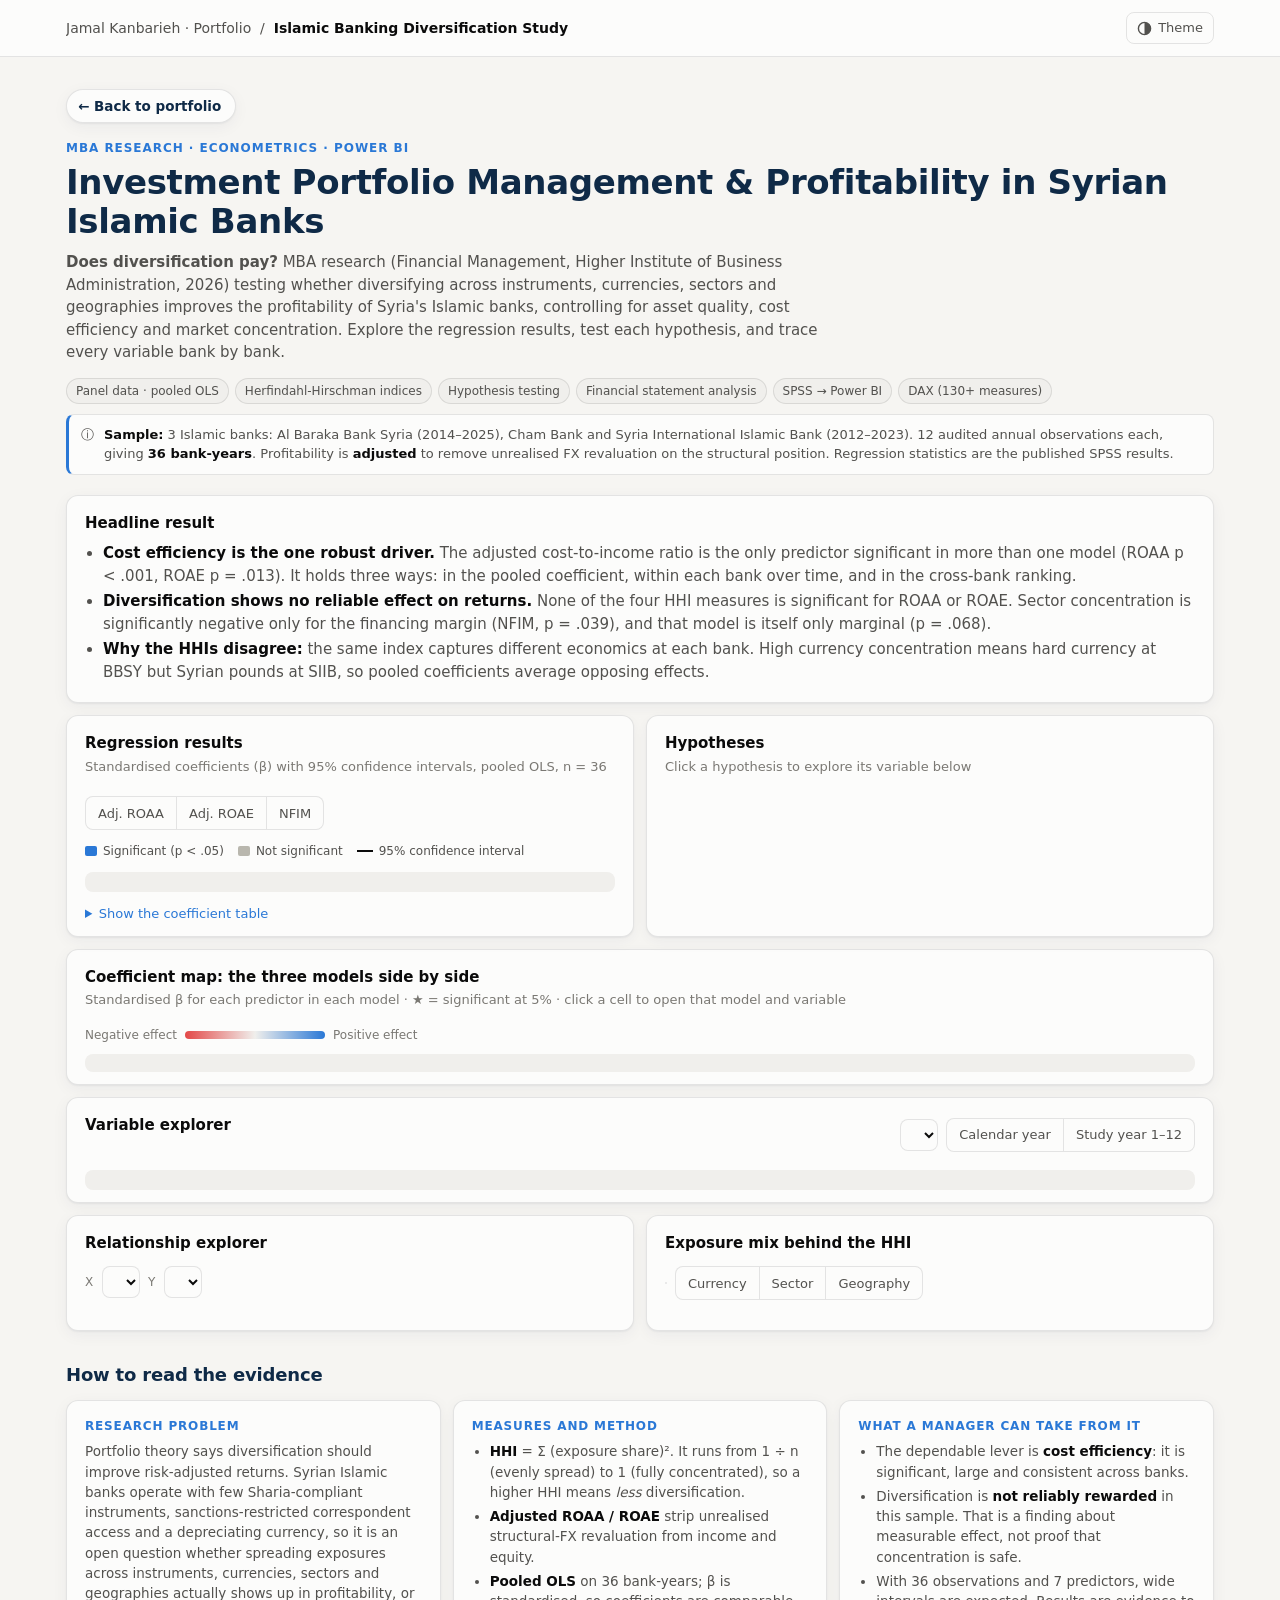
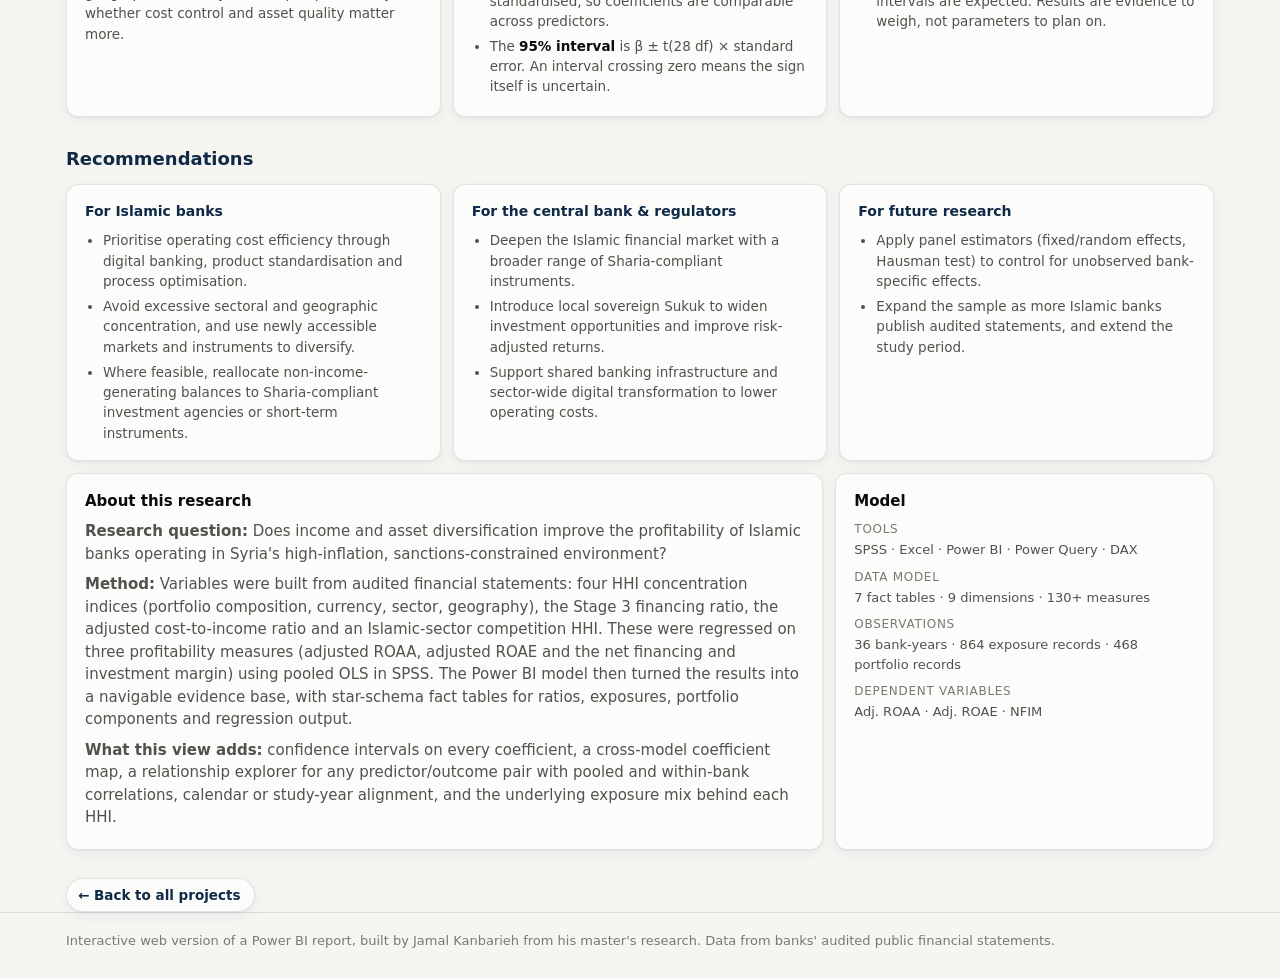
<file: projects/thesis/template.html>
<!doctype html>
<html lang="en">
<head>
<meta charset="utf-8">
<meta name="viewport" content="width=device-width, initial-scale=1">
<title>Islamic Banking Diversification Study</title>
<meta name="description" content="Interactive results of Jamal Kanbarieh's master's research: does diversification drive the profitability of Syrian Islamic banks? Pooled regression on 36 bank-years.">
<link rel="stylesheet" href="../../assets/site.css">
<style>
:root{--c1:#2a78d6;--c2:#eb6834;--c3:#1baf7a}
@media (prefers-color-scheme:dark){:root:where(:not([data-theme="light"])){--c1:#3987e5;--c2:#d95926;--c3:#199e70}}
:root[data-theme="dark"]{--c1:#3987e5;--c2:#d95926;--c3:#199e70}
.hyp{width:100%;border-collapse:collapse;font-size:13px}
.hyp th{color:var(--muted);font-weight:500;font-size:12px;text-align:left;padding:6px 8px;border-bottom:1px solid var(--axis)}
.hyp td{padding:8px;border-bottom:1px solid var(--grid);vertical-align:top}
.hyp td small{display:block;color:var(--muted);font-size:12px;margin-top:2px}
.hyp tr{cursor:pointer}.hyp tr:hover td{background:var(--surface-2)}
.st{display:inline-flex;align-items:center;gap:5px;font-size:12px;font-weight:600;white-space:nowrap}
.st i{width:10px;height:10px;border-radius:50%;display:inline-block;border:2px solid currentColor;box-sizing:border-box}
.st.ok i{background:currentColor}.st.dir i,.st.mix i{background:linear-gradient(90deg,currentColor 50%,transparent 50%)}.st.nt i{border-radius:2px;height:2px;border-width:1px}
.mnote{font-size:13px;color:var(--ink-2);background:var(--surface-2);border-radius:8px;padding:10px 12px;margin-top:12px}
.mnote b{color:var(--ink)}
.st.ok{color:var(--good-ink)}.st.dir{color:var(--accent)}.st.mix{color:var(--ink-2)}.st.no{color:var(--bad-ink)}.st.nt{color:var(--muted)}
.fit{display:flex;flex-wrap:wrap;gap:6px;margin:4px 0 8px}
.fit span{font-size:12px;border:1px solid var(--ring);border-radius:999px;padding:2px 9px;color:var(--ink-2);background:var(--surface-2)}
.fit b{color:var(--ink)}
.interp{font-size:13px;color:var(--ink-2);background:var(--surface-2);border-radius:8px;padding:10px 12px;margin-top:10px}
.interp b{color:var(--ink)}
.recs{display:grid;grid-template-columns:repeat(3,minmax(0,1fr));gap:12px;margin-top:12px}
.recs ul{margin:8px 0 0;padding-left:18px;color:var(--ink-2);font-size:13.5px}
.recs li{margin:5px 0}
.recs h3{font-size:14px;margin:0;color:var(--navy)}
@media (max-width:860px){.recs{grid-template-columns:minmax(0,1fr)}}
.ctl{display:flex;gap:8px;flex-wrap:wrap;align-items:center;margin:4px 0 8px}
</style>
</head>
<body>
<header class="top"><div class="wrap">
  <div class="crumb"><a href="../../index.html">Jamal Kanbarieh · Portfolio</a> &nbsp;/&nbsp; <b>Islamic Banking Diversification Study</b></div>
  <button class="themebtn" id="themeBtn" type="button" aria-label="Toggle dark mode"><svg viewBox="0 0 16 16" aria-hidden="true"><circle cx="8" cy="8" r="6.5" fill="none" stroke="currentColor" stroke-width="1.5"/><path d="M8 1.5a6.5 6.5 0 0 1 0 13z" fill="currentColor"/></svg> Theme</button>
</div></header>

<div class="wrap hero">
  <a class="backbtn" href="../../index.html">← Back to portfolio</a>
  <p class="eyebrow">MBA research · Econometrics · Power BI</p>
  <h1>Investment Portfolio Management &amp; Profitability in Syrian Islamic Banks</h1>
  <p class="lede"><b>Does diversification pay?</b> MBA research (Financial Management, Higher Institute of Business Administration, 2026) testing whether diversifying across instruments, currencies, sectors and geographies improves the profitability of Syria's Islamic banks, controlling for asset quality, cost efficiency and market concentration. Explore the regression results, test each hypothesis, and trace every variable bank by bank.</p>
  <ul class="tags"><li>Panel data · pooled OLS</li><li>Herfindahl-Hirschman indices</li><li>Hypothesis testing</li><li>Financial statement analysis</li><li>SPSS → Power BI</li><li>DAX (130+ measures)</li></ul>
  <div class="note info" role="note"><span aria-hidden="true">ⓘ</span><div><strong>Sample:</strong> 3 Islamic banks: Al Baraka Bank Syria (2014–2025), Cham Bank and Syria International Islamic Bank (2012–2023). 12 audited annual observations each, giving <strong>36 bank-years</strong>. Profitability is <strong>adjusted</strong> to remove unrealised FX revaluation on the structural position. Regression statistics are the published SPSS results.</div></div>
</div>

<main class="wrap">
  <div class="kpis" id="kpis"></div>

  <div class="card insights"><h2>Headline result</h2><ul>
    <li><b>Cost efficiency is the one robust driver.</b> The adjusted cost-to-income ratio is the only predictor significant in more than one model (ROAA p &lt; .001, ROAE p = .013). It holds three ways: in the pooled coefficient, within each bank over time, and in the cross-bank ranking.</li>
    <li><b>Diversification shows no reliable effect on returns.</b> None of the four HHI measures is significant for ROAA or ROAE. Sector concentration is significantly negative only for the financing margin (NFIM, p = .039), and that model is itself only marginal (p = .068).</li>
    <li><b>Why the HHIs disagree:</b> the same index captures different economics at each bank. High currency concentration means hard currency at BBSY but Syrian pounds at SIIB, so pooled coefficients average opposing effects.</li>
  </ul></div>

  <div class="grid2">
    <div class="card panel">
      <div class="panelhead"><div><h2>Regression results</h2><p class="sub">Standardised coefficients (β) with 95% confidence intervals, pooled OLS, n = 36</p></div>
        <div class="seg" id="modelSeg"><button type="button" data-v="ROAA_ADJ">Adj. ROAA</button><button type="button" data-v="ROAE_ADJ">Adj. ROAE</button><button type="button" data-v="NFIM">NFIM</button></div></div>
      <div class="fit" id="fit"></div>
      <div class="legend"><span><i class="sw" style="background:var(--actual)"></i>Significant (p &lt; .05)</span><span><i class="sw" style="background:var(--budget)"></i>Not significant</span><span><i class="ln" style="border-color:var(--ink)"></i>95% confidence interval</span></div>
      <div class="chart" id="coef"></div>
      <div class="mnote" id="mnote"></div>
      <details class="data"><summary>Show the coefficient table</summary><div class="tablewrap"><table class="raw" id="coefTbl"></table></div></details>
    </div>
    <div class="card panel">
      <h2>Hypotheses</h2>
      <p class="sub">Click a hypothesis to explore its variable below</p>
      <div class="tablewrap"><table class="hyp" id="hyp"></table></div>
    </div>
  </div>

  <div class="card panel full">
    <h2>Coefficient map: the three models side by side</h2>
    <p class="sub">Standardised β for each predictor in each model · ★ = significant at 5% · click a cell to open that model and variable</p>
    <div class="tablewrap"><table class="hm" id="cmap"></table></div>
    <div class="scale"><span>Negative effect</span><i></i><span>Positive effect</span></div>
    <div class="read" id="cmapRead"></div>
  </div>

  <div class="card panel full" id="explore">
    <div class="panelhead"><div><h2 id="varTitle">Variable explorer</h2><p class="sub" id="varSub"></p></div>
      <div class="ctl"><select id="varSel" aria-label="Variable"></select>
      <div class="seg" id="axisSeg"><button type="button" data-v="cal">Calendar year</button><button type="button" data-v="rel">Study year 1–12</button></div></div></div>
    <div class="legend" id="bankLegend"></div>
    <div class="chart" id="line"></div>
    <div class="interp" id="interp"></div>
  </div>

  <div class="grid2">
    <div class="card panel">
      <div class="panelhead"><div><h2>Relationship explorer</h2><p class="sub" id="scSub"></p></div></div>
      <div class="ctl"><label class="flabel" for="xSel">X</label><select id="xSel"></select><label class="flabel" for="ySel">Y</label><select id="ySel"></select></div>
      <div class="legend" id="bankLegend2"></div>
      <div class="chart" id="scat"></div>
      <p class="small" id="corr"></p>
    </div>
    <div class="card panel">
      <div class="panelhead"><div><h2>Exposure mix behind the HHI</h2><p class="sub" id="mixSub"></p></div></div>
      <div class="ctl"><div class="seg" id="bankSeg"></div><div class="seg" id="typeSeg"><button type="button" data-v="CURR">Currency</button><button type="button" data-v="SECT">Sector</button><button type="button" data-v="GEO">Geography</button></div></div>
      <div class="legend" id="mixLegend"></div>
      <div class="chart" id="mix"></div>
    </div>
  </div>

  <h2 class="sechead">How to read the evidence</h2>
  <div class="story">
    <div class="card"><h3>Research problem</h3><p>Portfolio theory says diversification should improve risk-adjusted returns. Syrian Islamic banks operate with few Sharia-compliant instruments, sanctions-restricted correspondent access and a depreciating currency, so it is an open question whether spreading exposures across instruments, currencies, sectors and geographies actually shows up in profitability, or whether cost control and asset quality matter more.</p></div>
    <div class="card"><h3>Measures and method</h3><ul>
      <li><b>HHI</b> = Σ (exposure share)². It runs from 1 ÷ n (evenly spread) to 1 (fully concentrated), so a higher HHI means <i>less</i> diversification.</li>
      <li><b>Adjusted ROAA / ROAE</b> strip unrealised structural-FX revaluation from income and equity.</li>
      <li><b>Pooled OLS</b> on 36 bank-years; β is standardised, so coefficients are comparable across predictors.</li>
      <li>The <b>95% interval</b> is β ± t(28 df) × standard error. An interval crossing zero means the sign itself is uncertain.</li></ul></div>
    <div class="card"><h3>What a manager can take from it</h3><ul>
      <li>The dependable lever is <b>cost efficiency</b>: it is significant, large and consistent across banks.</li>
      <li>Diversification is <b>not reliably rewarded</b> in this sample. That is a finding about measurable effect, not proof that concentration is safe.</li>
      <li>With 36 observations and 7 predictors, wide intervals are expected. Results are evidence to weigh, not parameters to plan on.</li></ul></div>
  </div>

  <h2 style="margin:28px 0 0;font-size:18px;color:var(--navy)">Recommendations</h2>
  <div class="recs">
    <div class="card panel"><h3>For Islamic banks</h3><ul>
      <li>Prioritise operating cost efficiency through digital banking, product standardisation and process optimisation.</li>
      <li>Avoid excessive sectoral and geographic concentration, and use newly accessible markets and instruments to diversify.</li>
      <li>Where feasible, reallocate non-income-generating balances to Sharia-compliant investment agencies or short-term instruments.</li></ul></div>
    <div class="card panel"><h3>For the central bank &amp; regulators</h3><ul>
      <li>Deepen the Islamic financial market with a broader range of Sharia-compliant instruments.</li>
      <li>Introduce local sovereign Sukuk to widen investment opportunities and improve risk-adjusted returns.</li>
      <li>Support shared banking infrastructure and sector-wide digital transformation to lower operating costs.</li></ul></div>
    <div class="card panel"><h3>For future research</h3><ul>
      <li>Apply panel estimators (fixed/random effects, Hausman test) to control for unobserved bank-specific effects.</li>
      <li>Expand the sample as more Islamic banks publish audited statements, and extend the study period.</li></ul></div>
  </div>

  <section class="about">
    <div class="card panel">
      <h2>About this research</h2>
      <p><b>Research question:</b> Does income and asset diversification improve the profitability of Islamic banks operating in Syria's high-inflation, sanctions-constrained environment?</p>
      <p><b>Method:</b> Variables were built from audited financial statements: four HHI concentration indices (portfolio composition, currency, sector, geography), the Stage 3 financing ratio, the adjusted cost-to-income ratio and an Islamic-sector competition HHI. These were regressed on three profitability measures (adjusted ROAA, adjusted ROAE and the net financing and investment margin) using pooled OLS in SPSS. The Power BI model then turned the results into a navigable evidence base, with star-schema fact tables for ratios, exposures, portfolio components and regression output.</p>
      <p><b>What this view adds:</b> confidence intervals on every coefficient, a cross-model coefficient map, a relationship explorer for any predictor/outcome pair with pooled and within-bank correlations, calendar or study-year alignment, and the underlying exposure mix behind each HHI.</p>
    </div>
    <div class="card panel">
      <h2>Model</h2>
      <dl>
        <dt>Tools</dt><dd>SPSS · Excel · Power BI · Power Query · DAX</dd>
        <dt>Data model</dt><dd>7 fact tables · 9 dimensions · 130+ measures</dd>
        <dt>Observations</dt><dd>36 bank-years · 864 exposure records · 468 portfolio records</dd>
        <dt>Dependent variables</dt><dd>Adj. ROAA · Adj. ROAE · NFIM</dd>
      </dl>
    </div>
  </section>
  <a class="backbtn bottom" href="../../index.html">← Back to all projects</a>
</main>
<footer><div class="wrap">Interactive web version of a Power BI report, built by Jamal Kanbarieh from his master's research. Data from banks' audited public financial statements.</div></footer>

<script src="../../assets/common.js"></script>
<script>
const D = __DATA__;
const BANKS = ["BBSY", "CHB", "SIIB"], BN = { BBSY: "Al Baraka Bank Syria", CHB: "Cham Bank", SIIB: "Syria Intl. Islamic Bank" }, BC = { BBSY: "var(--c1)", CHB: "var(--c2)", SIIB: "var(--c3)" };
const V = Object.fromEntries(D.vars.map(v => [v.VariableKey, v]));
const OBS = D.obs;
const state = { model: "ROAA_ADJ", v: "CIR_ADJ", axis: "cal", x: "CIR_ADJ", y: "ROAA_ADJ", bank: "BBSY", type: "CURR" };
const INTERP = {
  CIR_ADJ: "Adjusted CIR is the clearest and most robust finding of the study. It is the only predictor significant in more than one model, and it is supported at three levels: a significant pooled coefficient, a consistently negative association within each bank over time, and an inverse cross-sectional ranking of the three banks on cost efficiency and profitability.",
  AQ1: "The positive sign in the ROAA and ROAE equations belongs to the partial coefficient, i.e. what remains of AQ1's association with profitability once the other six predictors are held constant. It is not a feature of the underlying relationship in the data.",
  HHI_PORT: "The banks do not disclose earning assets under a common set of categories: BBSY reports 9 components, CHB 10 and SIIB 20. The index is consistent within each bank over time but not strictly comparable across banks, so SIIB's different level should not be read as a difference in strategy.",
  HHI_CURR: "Concentration in hard currency and concentration in domestic currency have opposite economic implications. BBSY's high-concentration years are hard-currency years; SIIB's are Syrian-pound years. A single pooled coefficient has to average two exposures that theory expects to carry opposite signs.",
  HHI_SECT: "Interbank placements (the Financial-sector exposure that dominates the concentrated end of this measure) are low-margin instruments, while direct financing of commercial counterparties earns a wider spread. The NFIM model is only marginally significant (F = 2.172, p = .068) and leans heavily on CHB's trajectory, so this is suggestive evidence for H4, not confirmation.",
  HHI_GEO: "The variable measures a different exposure at each bank: domestic concentration at SIIB, foreign-placement concentration at BBSY, and an alternation between the two at CHB. A pooled coefficient therefore aggregates three different constructs.",
  HHI_COMP: "This variable takes one value per calendar year, common to all banks. Its coefficient absorbs common year effects (macroeconomic conditions, exchange-rate movements, regulatory change) alongside any genuine effect of competitive structure.",
  ROAA_ADJ: "Adjusted return on average assets: net income excluding unrealised structural FX revaluation, divided by average total assets.",
  ROAE_ADJ: "Adjusted return on average equity: adjusted net income divided by average equity excluding unrealised revaluation reserves.",
  NFIM: "Net financing and investment margin: net financing and investment income divided by average gross earning assets. This is the intermediation spread.",
  CAR: "Capital adequacy ratio. It was excluded from the final model for parsimony, so no empirical claim is made.",
  CET1_RATIO: "Common Equity Tier 1 ratio (descriptive only).",
  CIR_UNADJ: "Unadjusted cost-to-income ratio, shown for comparison with the adjusted measure used in the model.",
  AQ2: "Stage 3 ratio for interbank investments; available for fewer years and not used in the final model."
};
const isPct = k => (V[k] && V[k].DisplayFormat === "Percent");
const fmtV = (k, v) => v == null ? "—" : isPct(k) ? pctP(v, Math.abs(v) < .1 ? 2 : 1) : v.toFixed(3);
const sigLbl = p => p < .001 ? "<.001" : p.toFixed(3).replace(/^0/, "");

function kpis() {
  const m = Object.fromEntries(D.models.map(x => [x.ModelKey, x]));
  const cir = D.coef.find(c => c.ModelKey === "ROAA_ADJ" && c.PredictorKey === "CIR_ADJ");
  const items = [
    { k: "Sample", v: "36", s: "bank-years · 3 banks × 12 years" },
    { k: "Best model fit", v: "R² " + m.ROAA_ADJ.RSquare.toFixed(2), s: `Adj. ROAA · F = ${m.ROAA_ADJ.F.toFixed(2)}, p ${m.ROAA_ADJ.Sig_F_Display}` },
    { k: "Key driver", v: "β " + cir.Beta.toFixed(2).replace("-", "−"), s: "Adj. cost-to-income → ROAA" },
    { k: "Hypotheses", v: "1 of 7", s: "supported · 3 directionally consistent" },
  ];
  $("kpis").replaceChildren(...items.map(it => h("div", { class: "card kpi" }, h("div", { class: "k", text: it.k }), h("div", { class: "v", text: it.v }), h("div", { class: "s", text: it.s }))));
}

function renderCoef() {
  segSync("modelSeg", state.model);
  const m = D.models.find(x => x.ModelKey === state.model);
  $("fit").replaceChildren(...[["R²", m.RSquare.toFixed(3)], ["Adj. R²", m.AdjRSquare.toFixed(3)], ["F", m.F.toFixed(2)], ["p (F)", m.Sig_F_Display], ["Jointly significant", m.IsJointlySignificant05 ? "Yes" : "No (at 5%)"]].map(([a, b]) => h("span", {}, document.createTextNode(a + " "), h("b", { text: b }))));
  const rows = D.coef.filter(c => c.ModelKey === state.model && !c.IsConstant);
  const box = $("coef"); box.replaceChildren();
  const W = Math.max(300, box.clientWidth), narrow = W < 520, labelW = narrow ? 104 : 150, valW = 92, rowH = 30, top = 4, bottom = 22, H = top + rows.length * rowH + bottom;
  const svg = el("svg", { viewBox: `0 0 ${W} ${H}`, role: "img", "aria-label": "Standardised regression coefficients" }, box);
  const TC = 2.048, ci = r => TC * r.StdError * Math.abs(r.Beta / r.B); // t(.975, 28 df); CI rescaled to the standardised coefficient
  const lim = Math.ceil(Math.max(1, ...rows.map(r => Math.abs(r.Beta) + ci(r))) * 2) / 2, sx = v => labelW + (W - labelW - valW) * (v + lim) / (2 * lim);
  for (const t of [-lim, -lim / 2, 0, lim / 2, lim]) { el("line", { x1: sx(t), x2: sx(t), y1: top, y2: H - bottom, stroke: t === 0 ? "var(--axis)" : "var(--grid)" }, svg); txt(svg, sx(t), H - 6, String(+t.toFixed(2)).replace("-", "−"), { "text-anchor": "middle", fill: "var(--muted)", "font-size": 11 }); }
  rows.forEach((r, i) => {
    const y = top + i * rowH + 6, bh = rowH - 12, a = sx(0), b = sx(r.Beta), sig = r.IsSignificant05;
    const v = V[r.PredictorKey], g = el("g", { class: "hit", tabindex: 0, role: "button", "aria-label": `${v.VariableShortName}: beta ${r.Beta.toFixed(3)}, p ${r.Sig_Display}` }, svg);
    el("rect", { x: 0, y: y - 6, width: W, height: rowH, fill: "transparent" }, g);
    txt(g, 0, y + bh / 2, v.VariableShortName, { "dominant-baseline": "middle", fill: sig ? "var(--ink)" : "var(--ink-2)", "font-weight": sig ? 650 : 400 });
    el("path", { d: r.Beta >= 0 ? rr(a, y, b - a, bh, 3) : rl(b, y, a - b, bh, 3), fill: sig ? "var(--actual)" : "var(--budget)", class: "mk " + (r.Beta >= 0 ? "gx" : "gxr"), style: `animation-delay:${i * 40}ms` }, g);
    const c0 = sx(r.Beta - ci(r)), c1 = sx(r.Beta + ci(r)), cy = y + bh / 2; el("path", { d: `M${c0},${cy}H${c1}M${c0},${cy - 4}v8M${c1},${cy - 4}v8`, stroke: "var(--ink)", "stroke-width": 1.4, fill: "none", opacity: .8, class: "fade" }, g);
    txt(g, W, y + bh / 2, `${r.Beta.toFixed(2).replace("-", "−")}  p ${r.Sig_Display}${sig ? " ★" : ""}`, { "text-anchor": "end", "dominant-baseline": "middle", "font-size": 12, fill: sig ? "var(--ink)" : "var(--muted)", "font-weight": sig ? 650 : 400 });
    bindTip(g, () => [`${v.VariableName} → ${V[state.model].VariableShortName}`, [{ label: "β (standardised)", value: r.Beta.toFixed(3) }, { label: "B (unstandardised)", value: r.B.toFixed(4) }, { label: "Std. error", value: r.StdError.toFixed(4) }, { label: "t", value: r.t.toFixed(2) }, { label: "p", value: r.Sig_Display, cls: sig ? "up" : "" }, { label: "95% CI (β)", value: `${(r.Beta - ci(r)).toFixed(2).replace("-", "−")} to ${(r.Beta + ci(r)).toFixed(2).replace("-", "−")}` }, { label: "Expected sign", value: v.ExpectedSign || "—" }]]);
    onActivate(g, () => { state.v = r.PredictorKey; state.x = r.PredictorKey; state.y = state.model; render(); $("explore").scrollIntoView({ behavior: "smooth", block: "start" }); });
  });
  const sigs = rows.filter(r => r.IsSignificant05), dv = V[state.model].VariableShortName;
  $("mnote").replaceChildren(h("b", { text: "Reading this model: " }), document.createTextNode(
    `The seven predictors explain ${(m.RSquare * 100).toFixed(0)}% of the variation in ${dv} (adjusted R² ${m.AdjRSquare.toFixed(2)}). ` +
    (m.IsJointlySignificant05 ? `The model is jointly significant (F = ${m.F.toFixed(2)}, p ${m.Sig_F_Display}). ` : `The model is not jointly significant at 5% (F = ${m.F.toFixed(2)}, p = ${m.Sig_F_Display}), so its coefficients are suggestive only. `) +
    (sigs.length ? sigs.map(r => `${V[r.PredictorKey].VariableShortName} is significant (β ${r.Beta.toFixed(2).replace("-", "−")}): a one-standard-deviation increase is associated with a ${Math.abs(r.Beta).toFixed(2)} SD ${r.Beta < 0 ? "lower" : "higher"} ${dv}.`).join(" ") : "No individual predictor is significant.")));
  const t = $("coefTbl"); t.replaceChildren(h("thead", {}, h("tr", {}, ...["Predictor", "B", "Std. error", "β", "t", "p"].map(x => h("th", { text: x })))));
  const tb = h("tbody"); for (const r of D.coef.filter(c => c.ModelKey === state.model)) tb.appendChild(h("tr", {}, h("td", { text: r.PredictorLabel }), h("td", { text: r.B.toFixed(4) }), h("td", { text: r.StdError.toFixed(4) }), h("td", { text: r.Beta == null ? "—" : r.Beta.toFixed(3) }), h("td", { text: r.t.toFixed(3) }), h("td", { text: r.Sig_Display })));
  t.appendChild(tb);
}

function mixc(a, b, t) { const pa = a.match(/\w\w/g).map(x => parseInt(x, 16)), pb = b.match(/\w\w/g).map(x => parseInt(x, 16)); return "#" + pa.map((v, i) => Math.round(v + (pb[i] - v) * t).toString(16).padStart(2, "0")).join(""); }
function renderMap() {
  const t = $("cmap"); t.replaceChildren(); const mid = css("--div-mid"), pos = css("--div-pos"), neg = css("--div-neg");
  const preds = D.coef.filter(c => c.ModelKey === "ROAA_ADJ" && !c.IsConstant).map(c => c.PredictorKey);
  t.appendChild(h("thead", {}, h("tr", {}, h("th", { class: "row", text: "Predictor" }), ...D.models.map(m => h("th", { text: `${V[m.ModelKey].VariableShortName} · R² ${m.RSquare.toFixed(2)}` })), h("th", { text: "Sign across models" }))));
  const tb = h("tbody"); let nsig = 0; const same = [];
  for (const k of preds) {
    const tr = h("tr", {}, h("th", { class: "row", text: V[k].VariableShortName })), cs = D.models.map(m => D.coef.find(c => c.ModelKey === m.ModelKey && c.PredictorKey === k));
    cs.forEach(c => { const q = Math.min(1, Math.abs(c.Beta) / .8), td = h("td", { tabindex: 0, text: c.Beta.toFixed(2).replace("-", "−") + (c.IsSignificant05 ? " ★" : ""), "aria-label": `${V[k].VariableShortName} in ${c.ModelKey}: beta ${c.Beta.toFixed(2)}, p ${c.Sig_Display}` }); td.style.background = mixc(mid, c.Beta >= 0 ? pos : neg, q * .85); td.style.color = q > .6 ? "#fff" : "var(--ink)"; if (c.IsSignificant05) { td.style.fontWeight = 700; nsig++; } if (c.ModelKey === state.model && k === state.v) td.classList.add("sel");
      bindTip(td, () => [`${V[k].VariableName} → ${V[c.ModelKey].VariableShortName}`, [{ label: "β", value: c.Beta.toFixed(3) }, { label: "t", value: c.t.toFixed(2) }, { label: "p", value: c.Sig_Display, cls: c.IsSignificant05 ? "up" : "" }]]);
      onActivate(td, () => { state.model = c.ModelKey; state.y = c.ModelKey; state.v = k; state.x = k; hideTip(); render(); }); tr.appendChild(td); });
    const sg = cs.map(c => Math.sign(c.Beta)), cons = sg.every(s => s === sg[0]); if (cons) same.push(V[k].VariableShortName);
    const td = h("td", { class: "na", text: cons ? (sg[0] > 0 ? "all positive" : "all negative") : "mixed" }); td.style.cursor = "default"; tr.appendChild(td); tb.appendChild(tr);
  }
  t.appendChild(tb);
  $("cmapRead").replaceChildren(h("b", { text: "Pattern: " }), document.createTextNode(`Only ${nsig} of ${preds.length * D.models.length} coefficients are significant at 5%. ${same.length} of ${preds.length} predictors keep the same sign in all three models (${same.join(", ")}); the rest change direction depending on how profitability is measured, which is why the study treats most diversification effects as inconclusive.`));
}
function statusOf(o) {
  if (/^Supported/.test(o)) return ["ok", "●", "Supported"];
  if (/Directionally/.test(o)) return ["dir", "◐", "Directionally consistent"];
  if (/Mixed/.test(o)) return ["mix", "◑", "Mixed"];
  if (/Not supported/.test(o)) return ["no", "○", "Not supported"];
  return ["nt", "–", "Not tested"];
}
function renderHyp() {
  const t = $("hyp"); t.replaceChildren(h("thead", {}, h("tr", {}, h("th", { text: "#" }), h("th", { text: "Hypothesis (expected effect on profitability)" }), h("th", { text: "Outcome" }))));
  const tb = h("tbody");
  const hs = D.vars.filter(v => v.HypothesisID).sort((a, b) => +a.HypothesisID.slice(1) - +b.HypothesisID.slice(1));
  for (const v of hs) {
    const [cls, ic, lab] = statusOf(v.HypothesisOutcome);
    const tr = h("tr", { tabindex: 0 }, h("td", { text: v.HypothesisID }), h("td", {}, document.createTextNode(`${v.VariableName}: ${v.ExpectedSign.toLowerCase()}`), h("small", { text: v.OutcomeDetail })), h("td", {}, h("span", { class: "st " + cls }, h("i", { "aria-hidden": "true" }), document.createTextNode(lab))));
    onActivate(tr, () => { if (!OBS.length) return; state.v = v.VariableKey; state.x = v.VariableKey; render(); $("explore").scrollIntoView({ behavior: "smooth", block: "start" }); });
    tb.appendChild(tr);
  }
  t.appendChild(tb);
}

function bankLegend(id) { $(id).replaceChildren(...BANKS.map(b => h("span", {}, (() => { const i = h("i", { class: "ln" }); i.style.borderColor = BC[b]; return i; })(), document.createTextNode(`${BN[b]} (${b})`)))); }

function renderLine() {
  segSync("axisSeg", state.axis);
  $("varSel").value = state.v;
  const k = state.v, v = V[k], box = $("line"); box.replaceChildren();
  const W = Math.max(300, box.clientWidth), narrow = W < 560, left = narrow ? 46 : 60, right = narrow ? 12 : 64, top = 12, bottom = 28, H = narrow ? 240 : 290;
  const svg = el("svg", { viewBox: `0 0 ${W} ${H}`, role: "img", "aria-label": `${v.VariableName} by bank` }, box);
  const xs = state.axis === "cal" ? [...new Set(OBS.map(o => o.year))].sort() : [...Array(12).keys()].map(i => i + 1);
  const xOf = o => state.axis === "cal" ? o.year : o.idx;
  const pts = OBS.map(o => ({ b: o.bank, x: xOf(o), y: D.ratio[k][o.k] ?? null, o })).filter(p => p.y != null);
  let lo = Math.min(...pts.map(p => p.y)), hi = Math.max(...pts.map(p => p.y)); if (lo > 0 && lo < hi * .4) lo = 0;
  const ticks = niceTicks(lo, hi, 4); lo = ticks[0]; hi = ticks[ticks.length - 1];
  const sx = x => left + (W - left - right) * (x - xs[0]) / (xs[xs.length - 1] - xs[0]), sy = y => top + (H - top - bottom) * (1 - (y - lo) / (hi - lo));
  for (const t of ticks) { el("line", { x1: left, x2: W - right, y1: sy(t), y2: sy(t), stroke: t === 0 ? "var(--axis)" : "var(--grid)" }, svg); txt(svg, left - 8, sy(t), isPct(k) ? (t * 100).toFixed(Math.abs(hi - lo) < .1 ? 1 : 0) + "%" : t.toFixed(2), { "text-anchor": "end", "dominant-baseline": "middle", fill: "var(--muted)", "font-size": 11 }); }
  xs.forEach((x, i) => { if (narrow && i % 2) return; txt(svg, sx(x), H - 8, state.axis === "cal" ? String(x) : "Y" + x, { "text-anchor": "middle", fill: "var(--muted)", "font-size": 11 }); });
  for (const b of BANKS) {
    const s = pts.filter(p => p.b === b).sort((a, c) => a.x - c.x);
    el("path", { d: s.map((p, i) => `${i ? "L" : "M"}${sx(p.x)},${sy(p.y)}`).join(""), fill: "none", stroke: BC[b], "stroke-width": 2.25, class: "wipe" }, svg);
    s.forEach(p => el("circle", { cx: sx(p.x), cy: sy(p.y), r: 3, fill: BC[b], stroke: "var(--surface)", "stroke-width": 1.5 }, svg));
    if (!narrow && s.length) { const l = s[s.length - 1]; txt(svg, sx(l.x) + 7, sy(l.y), b, { "dominant-baseline": "middle", "font-size": 11.5, fill: "var(--ink-2)", "font-weight": 600 }); }
  }
  const cross = el("line", { y1: top, y2: H - bottom, stroke: "var(--ink-2)", opacity: 0 }, svg);
  const hit = el("rect", { x: left, y: top, width: W - left - right, height: H - top - bottom, fill: "transparent", style: "cursor:crosshair" }, svg);
  const mv = e => { const r = svg.getBoundingClientRect(), px = (e.clientX - r.left) * W / r.width; const x = xs.reduce((a, c) => Math.abs(sx(c) - px) < Math.abs(sx(a) - px) ? c : a, xs[0]); cross.setAttribute("x1", sx(x)); cross.setAttribute("x2", sx(x)); cross.setAttribute("opacity", .4);
    showTip(e, state.axis === "cal" ? String(x) : `Study year ${x}`, BANKS.map(b => { const p = pts.find(q => q.b === b && q.x === x); return { label: b + (p && state.axis === "rel" ? ` (${p.o.year})` : ""), value: p ? fmtV(k, p.y) : "outside study period", color: getComputedStyle(document.documentElement).getPropertyValue(BC[b].slice(4, -1)).trim() }; })); };
  hit.addEventListener("pointermove", mv); hit.addEventListener("pointerdown", mv); hit.addEventListener("pointerleave", () => { hideTip(); cross.setAttribute("opacity", 0); });
  $("varTitle").textContent = v.VariableName;
  $("varSub").textContent = `${v.VariableRole}${v.HypothesisID ? " · " + v.HypothesisID : ""}${v.HigherMeans ? " · higher = " + v.HigherMeans : ""}${v.ThesisSection ? " · thesis §" + v.ThesisSection : ""}`;
  const ip = $("interp"); ip.replaceChildren(h("b", { text: "Interpretation: " }), document.createTextNode(INTERP[k] || ""));
}

function corr(a, b) { const n = a.length; if (n < 3) return null; const ma = a.reduce((s, x) => s + x, 0) / n, mb = b.reduce((s, x) => s + x, 0) / n; let num = 0, da = 0, db = 0; for (let i = 0; i < n; i++) { num += (a[i] - ma) * (b[i] - mb); da += (a[i] - ma) ** 2; db += (b[i] - mb) ** 2; } return num / Math.sqrt(da * db); }
function renderScatter() {
  $("xSel").value = state.x; $("ySel").value = state.y;
  const X = state.x, Y = state.y, box = $("scat"); box.replaceChildren();
  const W = Math.max(280, box.clientWidth), left = 50, right = 12, top = 10, bottom = 34, H = Math.min(340, Math.max(260, W * .62));
  const svg = el("svg", { viewBox: `0 0 ${W} ${H}`, role: "img", "aria-label": `${V[X].VariableShortName} versus ${V[Y].VariableShortName}` }, box);
  const pts = OBS.map(o => ({ o, x: D.ratio[X][o.k], y: D.ratio[Y][o.k] })).filter(p => p.x != null && p.y != null);
  const xt = niceTicks(Math.min(...pts.map(p => p.x)), Math.max(...pts.map(p => p.x)), 4), yt = niceTicks(Math.min(...pts.map(p => p.y)), Math.max(...pts.map(p => p.y)), 4);
  const sx = v => left + (W - left - right) * (v - xt[0]) / (xt[xt.length - 1] - xt[0]), sy = v => top + (H - top - bottom) * (1 - (v - yt[0]) / (yt[yt.length - 1] - yt[0]));
  const lab = (k, t) => isPct(k) ? (t * 100).toFixed(Math.abs(t) < .1 && t !== 0 ? 1 : 0) + "%" : t.toFixed(2);
  for (const t of xt) { el("line", { x1: sx(t), x2: sx(t), y1: top, y2: H - bottom, stroke: "var(--grid)" }, svg); txt(svg, sx(t), H - bottom + 14, lab(X, t), { "text-anchor": "middle", fill: "var(--muted)", "font-size": 11 }); }
  for (const t of yt) { el("line", { x1: left, x2: W - right, y1: sy(t), y2: sy(t), stroke: t === 0 ? "var(--axis)" : "var(--grid)" }, svg); txt(svg, left - 6, sy(t), lab(Y, t), { "text-anchor": "end", "dominant-baseline": "middle", fill: "var(--muted)", "font-size": 11 }); }
  txt(svg, (left + W - right) / 2, H - 4, V[X].VariableShortName + " →", { "text-anchor": "middle", fill: "var(--ink-2)", "font-size": 11.5 });
  // pooled OLS fit
  const xa = pts.map(p => p.x), ya = pts.map(p => p.y), mx = xa.reduce((a, b) => a + b, 0) / xa.length, my = ya.reduce((a, b) => a + b, 0) / ya.length;
  let sxy = 0, sxx = 0; pts.forEach(p => { sxy += (p.x - mx) * (p.y - my); sxx += (p.x - mx) ** 2; }); const slope = sxy / sxx, icpt = my - slope * mx;
  const x0 = xt[0], x1 = xt[xt.length - 1], clampY = v => Math.max(yt[0], Math.min(yt[yt.length - 1], v));
  el("line", { x1: sx(x0), y1: sy(clampY(icpt + slope * x0)), x2: sx(x1), y2: sy(clampY(icpt + slope * x1)), stroke: "var(--ink-2)", "stroke-width": 1.5, "stroke-dasharray": "5 4" }, svg);
  pts.forEach(p => {
    const g = el("g", { class: "hit", tabindex: 0, "aria-label": `${p.o.bank} ${p.o.year}` }, svg);
    el("circle", { cx: sx(p.x), cy: sy(p.y), r: 11, fill: "transparent" }, g);
    el("circle", { cx: sx(p.x), cy: sy(p.y), r: 5, fill: BC[p.o.bank], stroke: "var(--surface)", "stroke-width": 1.5, class: "mk pop" }, g);
    bindTip(g, () => [`${BN[p.o.bank]} · ${p.o.year}`, [{ label: V[X].VariableShortName, value: fmtV(X, p.x) }, { label: V[Y].VariableShortName, value: fmtV(Y, p.y) }]]);
  });
  const r = corr(xa, ya), within = BANKS.map(b => { const s = pts.filter(p => p.o.bank === b); return `${b} ${(corr(s.map(p => p.x), s.map(p => p.y)) ?? 0).toFixed(2).replace("-", "−")}`; });
  $("corr").textContent = `Pooled correlation r = ${r.toFixed(2).replace("-", "−")} (n = ${pts.length}) · within-bank r: ${within.join(" · ")} · dashed line = pooled least-squares fit`;
  $("scSub").textContent = `${V[X].VariableName} vs ${V[Y].VariableName} · each dot is one bank-year`;
}

function renderMix() {
  segSync("bankSeg", state.bank); segSync("typeSeg", state.type);
  const box = $("mix"); box.replaceChildren();
  const T = state.type, b = state.bank, obs = OBS.filter(o => o.bank === b).sort((a, c) => a.year - c.year);
  const order = D.divOrder[T]; const totals = {};
  obs.forEach(o => { const m = D.div[T][o.k] || {}; for (const c in m) totals[c] = (totals[c] || 0) + m[c]; });
  const cats = order.filter(c => c !== "Other" && totals[c] > 0).sort((a, c) => totals[c] - totals[a]); const top = cats.slice(0, 5);
  if (order.some(c => totals[c] > 0 && !top.includes(c))) top.push("Other");
  const COLS = ["#2a78d6", "#eb6834", "#1baf7a", "#eda100", "#e87ba4", "#898781"];
  const dark = document.documentElement.getAttribute("data-theme") === "dark" || (!document.documentElement.getAttribute("data-theme") && matchMedia("(prefers-color-scheme: dark)").matches);
  const COLD = ["#3987e5", "#d95926", "#199e70", "#c98500", "#d55181", "#6a6963"];
  const col = i => (dark ? COLD : COLS)[top[i] === "Other" ? 5 : i];
  $("mixLegend").replaceChildren(...top.map((c, i) => h("span", {}, (() => { const s = h("i", { class: "sw" }); s.style.background = col(i); return s; })(), document.createTextNode(c))));
  const W = Math.max(280, box.clientWidth), left = 40, right = 6, topP = 24, bottom = 26, H = Math.min(320, Math.max(250, W * .6));
  const svg = el("svg", { viewBox: `0 0 ${W} ${H}`, role: "img", "aria-label": "Exposure mix by year" }, box);
  const slot = (W - left - right) / obs.length, bw = Math.min(30, slot * .7), sy = v => topP + (H - topP - bottom) * (1 - v);
  for (const t of [0, .25, .5, .75, 1]) { el("line", { x1: left, x2: W - right, y1: sy(t), y2: sy(t), stroke: t ? "var(--grid)" : "var(--axis)" }, svg); txt(svg, left - 6, sy(t) + (t === 1 ? 6 : 0), (t * 100) + "%", { "text-anchor": "end", "dominant-baseline": "middle", fill: "var(--muted)", "font-size": 10.5 }); }
  obs.forEach((o, i) => {
    const m = D.div[T][o.k] || {}, cx = left + slot * i + slot / 2; let acc = 0;
    const named = top.filter(c => c !== "Other").map(c => m[c] || 0), tot = Object.values(m).reduce((a, b) => a + b, 0);
    const vals = top.map((c, j) => c === "Other" ? Math.max(0, tot - named.reduce((a, b) => a + b, 0)) : named[j]);
    const g = el("g", { class: "hit gy", tabindex: 0, "aria-label": `${b} ${o.year}`, style: `animation-delay:${i * 25}ms` }, svg);
    el("rect", { x: cx - slot / 2, y: topP, width: slot, height: H - topP - bottom, fill: "transparent" }, g);
    vals.forEach((v, j) => { if (v <= 0) return; const y0 = sy(acc + v), y1 = sy(acc); el("rect", { x: cx - bw / 2, y: y0, width: bw, height: Math.max(0, y1 - y0 - 1.5), fill: col(j), class: "mk" }, g); acc += v; });
    const hhi = D.ratio["HHI_" + T][o.k];
    txt(g, cx, topP - 7, hhi == null ? "" : hhi.toFixed(2), { "text-anchor": "middle", "font-size": 10.5, fill: "var(--ink-2)" });
    if (obs.length <= 12 && (W > 420 || i % 2 === 0)) txt(g, cx, H - 8, "'" + String(o.year).slice(2), { "text-anchor": "middle", fill: "var(--muted)", "font-size": 11 });
    bindTip(g, () => [`${BN[b]} · ${o.year} · HHI ${hhi?.toFixed(3) ?? "—"}`, top.map((c, j) => ({ label: c, value: pctP(vals[j]), color: col(j) })).filter((r, j) => vals[j] > 0)]);
  });
  $("mixSub").textContent = `${BN[b]} · ${T === "CURR" ? "currency" : T === "SECT" ? "sector" : "geographic"} shares of net exposure · number above each bar = HHI (1 = fully concentrated)`;
}

function build() {
  const vs = $("varSel"), xs = $("xSel"), ys = $("ySel");
  const groups = {}; D.vars.forEach(v => (groups[v.VariableRole] ||= []).push(v));
  for (const role of ["Dependent", "Independent", "Control"]) { const g = h("optgroup", { label: role }); groups[role].forEach(v => g.appendChild(h("option", { value: v.VariableKey, text: v.VariableName }))); vs.appendChild(g); }
  D.vars.filter(v => v.InFinalModel && v.VariableRole !== "Dependent").forEach(v => xs.appendChild(h("option", { value: v.VariableKey, text: v.VariableShortName })));
  D.vars.filter(v => v.VariableRole === "Dependent").forEach(v => ys.appendChild(h("option", { value: v.VariableKey, text: v.VariableShortName })));
  vs.onchange = () => { state.v = vs.value; if (V[state.v].InFinalModel && V[state.v].VariableRole !== "Dependent") state.x = state.v; render(); };
  xs.onchange = () => { state.x = xs.value; renderScatter(); }; ys.onchange = () => { state.y = ys.value; renderScatter(); };
  segBind("modelSeg", null, v => { state.model = v; state.y = v; }, render);
  segBind("axisSeg", null, v => state.axis = v, renderLine);
  const bs = $("bankSeg"); BANKS.forEach(b => bs.appendChild(h("button", { type: "button", "data-v": b, text: b })));
  segBind("bankSeg", null, v => state.bank = v, renderMix); segBind("typeSeg", null, v => state.type = v, renderMix);
  bankLegend("bankLegend"); bankLegend("bankLegend2");
  initTheme(render);
}
function render() { renderCoef(); renderMap(); renderHyp(); renderLine(); renderScatter(); renderMix(); }
kpis(); build(); render(); onResize(render);
</script>
<script src="../../assets/motion.js"></script>
</body>
</html>
</file>
<file: assets/site.css>
:root{
  color-scheme:light;
  --page:#f6f5f2; --surface:#fcfcfb; --surface-2:#f0efec;
  --ink:#0b0b0b; --ink-2:#52514e; --muted:#7a7873;
  --grid:#e1e0d9; --axis:#c3c2b7; --ring:rgba(11,11,11,.10);
  --navy:#0f2a47; --accent:#2a78d6;
  --actual:#2a78d6; --budget:#b9b7ae;
  --good:#0ca30c; --good-ink:#006300; --bad:#d03b3b; --bad-ink:#b42828;
  --div-pos:#2a78d6; --div-neg:#e34948; --div-mid:#f0efec;
  --shadow:0 1px 2px rgba(15,42,71,.06),0 4px 16px rgba(15,42,71,.05);
  --s1:#1baf7a; --s2:#eb6834;
}
@media (prefers-color-scheme:dark){
  :root:where(:not([data-theme="light"])){
    color-scheme:dark;
    --page:#0d0d0d; --surface:#1a1a19; --surface-2:#232321;
    --ink:#f0efec; --ink-2:#c3c2b7; --muted:#8f8d86;
    --grid:#2c2c2a; --axis:#44443f; --ring:rgba(255,255,255,.10);
    --navy:#dfe9f6; --accent:#3987e5;
    --actual:#3987e5; --budget:#6a6963;
    --good:#0ca30c; --good-ink:#2fbf2f; --bad:#e66767; --bad-ink:#ee8080;
    --div-pos:#3987e5; --div-neg:#e66767; --div-mid:#383835;
    --shadow:none; --s1:#199e70; --s2:#d95926;
  }
}
:root[data-theme="dark"]{
  color-scheme:dark;
  --page:#0d0d0d; --surface:#1a1a19; --surface-2:#232321;
  --ink:#f0efec; --ink-2:#c3c2b7; --muted:#8f8d86;
  --grid:#2c2c2a; --axis:#44443f; --ring:rgba(255,255,255,.10);
  --navy:#dfe9f6; --accent:#3987e5;
  --actual:#3987e5; --budget:#6a6963;
  --good:#0ca30c; --good-ink:#2fbf2f; --bad:#e66767; --bad-ink:#ee8080;
  --div-pos:#3987e5; --div-neg:#e66767; --div-mid:#383835;
  --shadow:none; --s1:#199e70; --s2:#d95926;
}
*{box-sizing:border-box}
html{-webkit-text-size-adjust:100%}
body{margin:0;background:var(--page);color:var(--ink);font:15px/1.5 system-ui,-apple-system,"Segoe UI",Roboto,sans-serif}
a{color:var(--accent)}
.wrap{max-width:1180px;margin:0 auto;padding:0 16px}
header.top{border-bottom:1px solid var(--ring);background:var(--surface)}
header.top .wrap{display:flex;align-items:center;justify-content:space-between;height:56px;gap:12px}
.crumb{font-size:14px;color:var(--ink-2);white-space:nowrap;overflow:hidden;text-overflow:ellipsis}
.crumb a{color:var(--ink-2);text-decoration:none}.crumb a:hover{color:var(--ink)}
.crumb b{color:var(--ink);font-weight:600}
.themebtn{border:1px solid var(--ring);background:transparent;color:var(--ink-2);border-radius:8px;height:32px;padding:0 10px;font:inherit;font-size:13px;cursor:pointer}
.hero{padding-top:32px;padding-bottom:8px}
.eyebrow{font-size:12px;letter-spacing:.08em;text-transform:uppercase;color:var(--accent);font-weight:600;margin:0 0 6px}
h1{font-size:clamp(24px,3.4vw,34px);line-height:1.15;margin:0 0 10px;color:var(--navy);letter-spacing:-.01em}
.lede{max-width:760px;color:var(--ink-2);margin:0 0 14px}
.tags{display:flex;flex-wrap:wrap;gap:6px;margin:0 0 6px;padding:0;list-style:none}
.tags li{font-size:12px;padding:3px 9px;border-radius:999px;background:var(--surface-2);color:var(--ink-2);border:1px solid var(--ring)}
.note.info{border-left-color:var(--accent);margin-top:10px}
.note.info+.note{margin-top:8px}
.note{display:flex;gap:10px;align-items:flex-start;background:var(--surface);border:1px solid var(--ring);border-left:3px solid #fab219;border-radius:8px;padding:10px 12px;font-size:13px;color:var(--ink-2);margin:16px 0 0}
.note strong{color:var(--ink)}
/* filters */
.filters{position:sticky;top:0;z-index:5;background:color-mix(in srgb,var(--page) 92%,transparent);backdrop-filter:blur(6px);padding:12px 0;margin-top:18px;border-bottom:1px solid var(--ring)}
.filters .wrap{display:flex;flex-wrap:wrap;gap:10px 18px;align-items:center}
.fgroup{display:flex;align-items:center;gap:8px}
.flabel{font-size:12px;color:var(--muted);text-transform:uppercase;letter-spacing:.06em}
.seg{display:inline-flex;border:1px solid var(--ring);border-radius:8px;overflow:hidden;background:var(--surface)}
.seg button{border:0;background:transparent;color:var(--ink-2);font:inherit;font-size:13px;padding:6px 12px;cursor:pointer;min-height:32px}
.seg button+button{border-left:1px solid var(--ring)}
.seg button[aria-pressed="true"]{background:var(--navy);color:var(--surface);font-weight:600}
select{font:inherit;font-size:13px;height:32px;border:1px solid var(--ring);border-radius:8px;background:var(--surface);color:var(--ink);padding:0 8px}
.chips{display:flex;flex-wrap:wrap;gap:6px}
.chip{border:1px solid var(--ring);background:var(--surface);color:var(--ink-2);border-radius:999px;font:inherit;font-size:13px;padding:4px 11px;cursor:pointer;min-height:30px}
.chip[aria-pressed="true"]{border-color:var(--accent);color:var(--ink);box-shadow:inset 0 0 0 1px var(--accent)}
.reset{border:0;background:none;color:var(--accent);font:inherit;font-size:13px;cursor:pointer;padding:4px}
/* layout */
main{padding:18px 0 48px}
.kpis{display:grid;grid-template-columns:repeat(4,1fr);gap:12px}
.card{background:var(--surface);border:1px solid var(--ring);border-radius:12px;box-shadow:var(--shadow)}
.kpi{padding:14px 16px}
.kpi .k{font-size:12px;color:var(--muted);text-transform:uppercase;letter-spacing:.06em}
.kpi .v{font-size:clamp(22px,2.6vw,28px);font-weight:650;margin:2px 0 2px;letter-spacing:-.01em}
.kpi .s{font-size:13px;color:var(--ink-2)}
.up{color:var(--good-ink)}.down{color:var(--bad-ink)}
.insights{padding:16px 18px;margin-top:12px}
.insights h2,.panel h2{font-size:15px;margin:0;color:var(--ink)}
.insights ul{margin:8px 0 0;padding-left:18px;color:var(--ink-2)}
.insights li{margin:3px 0}
.insights li b{color:var(--ink)}
.grid2{display:grid;grid-template-columns:1fr 1fr;gap:12px;margin-top:12px}
.panel{padding:16px 18px 12px;min-width:0}
.panel .sub{font-size:13px;color:var(--muted);margin:2px 0 8px}
.legend{display:flex;gap:14px;font-size:12px;color:var(--ink-2);margin:0 0 4px;flex-wrap:wrap}
.legend span{display:inline-flex;align-items:center;gap:6px}
.sw{width:12px;height:10px;border-radius:2px;display:inline-block}
.ln{width:16px;height:0;border-top:2px solid;display:inline-block}
.ln.dash{border-top-style:dashed}
.chart{width:100%;position:relative}
svg{display:block;width:100%;height:auto;overflow:visible}
svg text{font-family:inherit}
.full{margin-top:12px}
/* heatmap table */
.tablewrap{overflow-x:auto;margin-top:6px}
table.hm{border-collapse:separate;border-spacing:2px;width:100%;font-size:12.5px;font-variant-numeric:tabular-nums}
.hm th{font-weight:500;color:var(--muted);text-align:center;padding:4px 2px;white-space:nowrap}
.hm th.row{text-align:left;color:var(--ink-2);padding-right:8px;font-weight:500;min-width:170px}
.hm td{text-align:center;padding:7px 2px;border-radius:4px;min-width:52px;cursor:pointer;color:var(--ink)}
.hm td.sel{outline:2px solid var(--ink);outline-offset:-2px}
.hm td.na{color:var(--muted);cursor:default;background:transparent;border:1px dashed var(--grid)}
.hm td:focus-visible{outline:2px solid var(--accent)}
.scale{display:flex;align-items:center;gap:8px;font-size:12px;color:var(--muted);margin-top:8px}
.scale i{display:inline-block;width:140px;height:8px;border-radius:4px;background:linear-gradient(90deg,var(--div-neg),var(--div-mid),var(--div-pos))}
details.data{margin-top:12px}
details.data summary{cursor:pointer;color:var(--accent);font-size:13px}
table.raw{border-collapse:collapse;width:100%;font-size:12.5px;font-variant-numeric:tabular-nums;margin-top:8px}
.raw th,.raw td{padding:6px 8px;border-bottom:1px solid var(--grid);text-align:right;white-space:nowrap}
.raw th:first-child,.raw td:first-child,.raw th:nth-child(2),.raw td:nth-child(2){text-align:left}
.raw th{color:var(--muted);font-weight:500}
section.about{display:grid;grid-template-columns:2fr 1fr;gap:12px;margin-top:12px}
.about .panel p{color:var(--ink-2);margin:8px 0}
.about dl{margin:8px 0 0;font-size:13px}
.about dt{color:var(--muted);font-size:12px;text-transform:uppercase;letter-spacing:.06em;margin-top:8px}
.about dd{margin:2px 0 0;color:var(--ink-2)}
code{font-size:12px;background:var(--surface-2);padding:1px 5px;border-radius:4px}
.tip{position:fixed;pointer-events:none;z-index:50;background:var(--surface);color:var(--ink);border:1px solid var(--ring);box-shadow:0 6px 24px rgba(0,0,0,.14);border-radius:8px;padding:8px 10px;font-size:12.5px;min-width:150px;opacity:0;transition:opacity .08s;font-variant-numeric:tabular-nums}
.tip .t{font-size:12px;color:var(--muted);margin-bottom:4px}
.tip .r{display:flex;align-items:center;gap:8px;justify-content:space-between}
.tip .r span{display:inline-flex;align-items:center;gap:6px;color:var(--ink-2)}
.tip .r b{font-weight:650}
footer{border-top:1px solid var(--ring);padding:18px 0 28px;color:var(--muted);font-size:13px}
.hit{cursor:pointer}
.hit:focus{outline:none}
.hit:focus-visible .mk{stroke:var(--ink);stroke-width:2}
@media (max-width:860px){
  .kpis{grid-template-columns:repeat(2,1fr)}
  .grid2,section.about{grid-template-columns:1fr}
}
@media (max-width:420px){.kpi{padding:12px}.chip{font-size:12px}}
/* ---- shared additions ---- */
.badge{display:inline-flex;align-items:center;justify-content:center;min-width:22px;height:20px;padding:0 6px;border-radius:5px;font-size:11.5px;font-weight:700;border:1px solid var(--ring);background:var(--surface-2);color:var(--ink)}
.rank{font-variant-numeric:tabular-nums;color:var(--ink-2)}
table.lt{border-collapse:collapse;width:100%;font-size:13px;font-variant-numeric:tabular-nums}
.lt th{position:sticky;top:0;background:var(--surface);color:var(--muted);font-weight:500;font-size:12px;text-align:right;padding:8px 8px;border-bottom:1px solid var(--axis);white-space:nowrap;cursor:pointer;user-select:none}
.lt th:first-child,.lt td:first-child{text-align:left;position:sticky;left:0;background:var(--surface);z-index:1}
.lt th[aria-sort] .ar{opacity:1}
.lt th .ar{opacity:.25;margin-left:3px;font-size:10px}
.lt td{padding:7px 8px;border-bottom:1px solid var(--grid);text-align:right;white-space:nowrap}
.lt tbody tr{cursor:pointer}
.lt tbody tr:hover td{background:var(--surface-2)}
.lt tr.focus td{background:color-mix(in srgb,var(--accent) 10%,var(--surface))}
.lt tr.focus td:first-child{box-shadow:inset 3px 0 0 var(--accent)}
.lt td.nm{color:var(--muted)}
.cellbar{display:inline-block;height:6px;border-radius:3px;background:var(--actual);vertical-align:middle;margin-right:6px;opacity:.75}
.bk{display:flex;flex-direction:column;line-height:1.25}
.bk small{color:var(--muted);font-size:11px}
.panelhead{display:flex;justify-content:space-between;align-items:flex-start;gap:12px;flex-wrap:wrap}
.panelhead select{max-width:100%}
.sc{width:100%;border-collapse:collapse;font-size:13px;font-variant-numeric:tabular-nums}
.sc th{color:var(--muted);font-weight:500;font-size:12px;text-align:right;padding:6px 8px;border-bottom:1px solid var(--axis);white-space:nowrap}
.sc th:first-child,.sc td:first-child{text-align:left}
.sc td{padding:7px 8px;border-bottom:1px solid var(--grid);text-align:right;white-space:nowrap}
.sc tr.grp td{color:var(--muted);font-size:11.5px;text-transform:uppercase;letter-spacing:.06em;padding-top:12px;border-bottom:0}
.sc tbody tr.m{cursor:pointer}
.sc tbody tr.m:hover td{background:var(--surface-2)}
.sc tr.cur td{background:color-mix(in srgb,var(--accent) 10%,var(--surface))}
.grid32{display:grid;grid-template-columns:3fr 2fr;gap:12px;margin-top:12px}
@media (max-width:860px){.grid32{grid-template-columns:1fr}}
.kpis.k8{grid-template-columns:repeat(4,1fr)}
.kpis.k8+.kpis{margin-top:12px}
/* overflow guards */
.kpis{grid-template-columns:repeat(4,minmax(0,1fr))}
.kpi{min-width:0}.kpi .v{overflow-wrap:anywhere}
.grid2{grid-template-columns:minmax(0,1fr) minmax(0,1fr)}
.grid32{grid-template-columns:minmax(0,3fr) minmax(0,2fr)}
@media (max-width:860px){.kpis,.kpis.k8{grid-template-columns:repeat(2,minmax(0,1fr))}.grid2,.grid32,section.about{grid-template-columns:minmax(0,1fr)}}
@media (max-width:420px){.kpi .v{font-size:20px}}

.themebtn svg{width:15px;height:15px;vertical-align:-3px}

/* back-to-portfolio button */
.backbtn{display:inline-flex;align-items:center;gap:6px;font-size:13.5px;font-weight:600;color:var(--navy);text-decoration:none;border:1px solid var(--ring);background:var(--surface);border-radius:999px;padding:6px 14px 6px 11px;margin:0 0 16px;box-shadow:var(--shadow)}
.backbtn:hover{border-color:var(--accent);color:var(--accent)}
.backbtn:focus-visible{outline:2px solid var(--accent);outline-offset:2px}
.backbtn.bottom{margin:28px 0 0}
header.top .backtop{font-size:13px;font-weight:600;color:var(--accent);text-decoration:none;white-space:nowrap}
.themebtn{display:inline-flex;align-items:center;gap:6px;white-space:nowrap}

/* ================= motion & interaction layer (assets/motion.js) ================= */
:root{--ease:cubic-bezier(.22,.8,.26,1)}
@media (prefers-reduced-motion:no-preference){html{scroll-behavior:smooth}}
h2[id],section[id],div[id]{scroll-margin-top:72px}
html.mo body{animation:pgin .38s var(--ease) both}
html.mo.leaving body{opacity:0;transition:opacity .14s ease-in}
@keyframes pgin{from{opacity:0;transform:translateY(6px)}to{opacity:1;transform:none}}
html.mo .rv{opacity:0;transform:translateY(16px);transition:opacity .55s var(--ease),transform .55s var(--ease)}
html.mo .rv.in{opacity:1;transform:none}
/* controls: consistent hover / press feedback */
.btn,.chip,.seg button,.backbtn,.dl,.tg,.reset,.themebtn,select,.card,.lt td,.sc td,.hyp td,.hm td,.tags li,.skills li{transition:background-color .16s ease,border-color .16s ease,color .16s ease,box-shadow .2s ease,transform .18s var(--ease),opacity .16s ease}
.btn:hover,.dl:hover{transform:translateY(-1px);box-shadow:0 6px 18px rgba(15,42,71,.14)}
.btn:active,.dl:active,.chip:active,.seg button:active,.backbtn:active,.tg:active{transform:scale(.97)}
.chip:hover,.tg:hover{border-color:var(--accent);color:var(--ink)}
.seg button:hover:not([aria-pressed="true"]){background:var(--surface-2);color:var(--ink)}
select:hover{border-color:var(--accent)}
.themebtn:hover{color:var(--ink);border-color:var(--axis)}
.reset:hover{text-decoration:underline}
.backbtn:hover{transform:translateX(-2px)}
:where(a,button,select,input,[tabindex]):focus-visible{outline:2px solid var(--accent);outline-offset:2px}
.kpi{position:relative;overflow:hidden}
.kpi::after{content:"";position:absolute;left:0;top:0;bottom:0;width:3px;background:var(--accent);transform:scaleY(0);transform-origin:top;transition:transform .3s var(--ease)}
.kpi:hover::after{transform:scaleY(1)}
.kpi:hover{box-shadow:0 2px 4px rgba(15,42,71,.06),0 10px 26px rgba(15,42,71,.09)}
.hm td:hover{transform:scale(1.06);box-shadow:0 2px 10px rgba(0,0,0,.18)}
/* chart marks */
.hit .mk{transition:filter .15s ease,opacity .15s ease}
.hit:hover .mk{filter:brightness(1.1) saturate(1.1)}
.tip{transition:opacity .12s ease,transform .12s ease;transform:translateY(3px)}
.tip[style*="opacity: 1"]{transform:none}
html.mo.anim .chart .gx,html.mo .in-now .chart .gx{transform-box:fill-box;transform-origin:left center;animation:gx .6s var(--ease) both}
html.mo.anim .chart .gxr,html.mo .in-now .chart .gxr{transform-box:fill-box;transform-origin:right center;animation:gx .6s var(--ease) both}
html.mo.anim .chart .gy,html.mo .in-now .chart .gy{transform-box:fill-box;transform-origin:center bottom;animation:gy .6s var(--ease) both}
html.mo.anim .chart .gyt,html.mo .in-now .chart .gyt{transform-box:fill-box;transform-origin:center top;animation:gy .6s var(--ease) both}
html.mo.anim .chart .wipe,html.mo .in-now .chart .wipe{animation:wipe .9s var(--ease) both}
html.mo.anim .chart .pop,html.mo .in-now .chart .pop{transform-box:fill-box;transform-origin:center;animation:pop .45s var(--ease) .25s both}
html.mo.anim .chart .fade,html.mo .in-now .chart .fade{animation:fadein .6s ease .2s both}
@keyframes gx{from{transform:scaleX(0)}to{transform:none}}
@keyframes gy{from{transform:scaleY(0)}to{transform:none}}
@keyframes wipe{from{clip-path:inset(-20% 100% -20% -5%)}to{clip-path:inset(-20% -5% -20% -5%)}}
@keyframes pop{from{opacity:0;transform:scale(.3)}to{opacity:1;transform:none}}
@keyframes fadein{from{opacity:0}to{opacity:1}}
@media (prefers-reduced-motion:reduce){*,*::before,*::after{animation-duration:.01ms !important;animation-delay:0s !important;transition-duration:.01ms !important;scroll-behavior:auto !important}}

/* ================= shared content blocks ================= */
.story{display:grid;grid-template-columns:repeat(3,minmax(0,1fr));gap:12px;margin-top:12px}
.story .card{padding:16px 18px}
.story h3{font-size:12px;letter-spacing:.07em;text-transform:uppercase;color:var(--accent);margin:0 0 6px}
.story p{font-size:13.5px;color:var(--ink-2);margin:0 0 8px}
.story p:last-child{margin-bottom:0}
.story ul{margin:0;padding-left:18px;font-size:13.5px;color:var(--ink-2)}
.story li{margin:4px 0}
.story b{color:var(--ink)}
@media (max-width:860px){.story{grid-template-columns:minmax(0,1fr)}}
.sechead{font-size:18px;color:var(--navy);margin:30px 0 0;letter-spacing:-.01em}
.sechead+.secsub{color:var(--ink-2);margin:2px 0 0;font-size:13.5px}
.fx{font-family:ui-monospace,SFMono-Regular,Menlo,Consolas,monospace;font-size:12.5px;background:var(--surface-2);border:1px solid var(--ring);border-left:3px solid var(--accent);border-radius:8px;padding:9px 12px;margin:8px 0;color:var(--ink);overflow-x:auto;white-space:pre-wrap;line-height:1.55}
.fx i{color:var(--muted);font-style:normal}
.read{font-size:13px;color:var(--ink-2);background:var(--surface-2);border-radius:8px;padding:9px 12px;margin-top:10px}
.read b{color:var(--ink)}
.small{font-size:12px;color:var(--muted)}
.minik{display:grid;grid-template-columns:repeat(4,minmax(0,1fr));gap:8px;margin:6px 0 10px}
.minik div{background:var(--surface-2);border-radius:8px;padding:8px 10px;min-width:0}
.minik span{display:block;font-size:11px;color:var(--muted);text-transform:uppercase;letter-spacing:.05em}
.minik b{font-size:16px;font-weight:650;font-variant-numeric:tabular-nums;overflow-wrap:anywhere}
@media (max-width:560px){.minik{grid-template-columns:repeat(2,minmax(0,1fr))}}
.seg button:disabled{opacity:.35;cursor:not-allowed}
</file>
